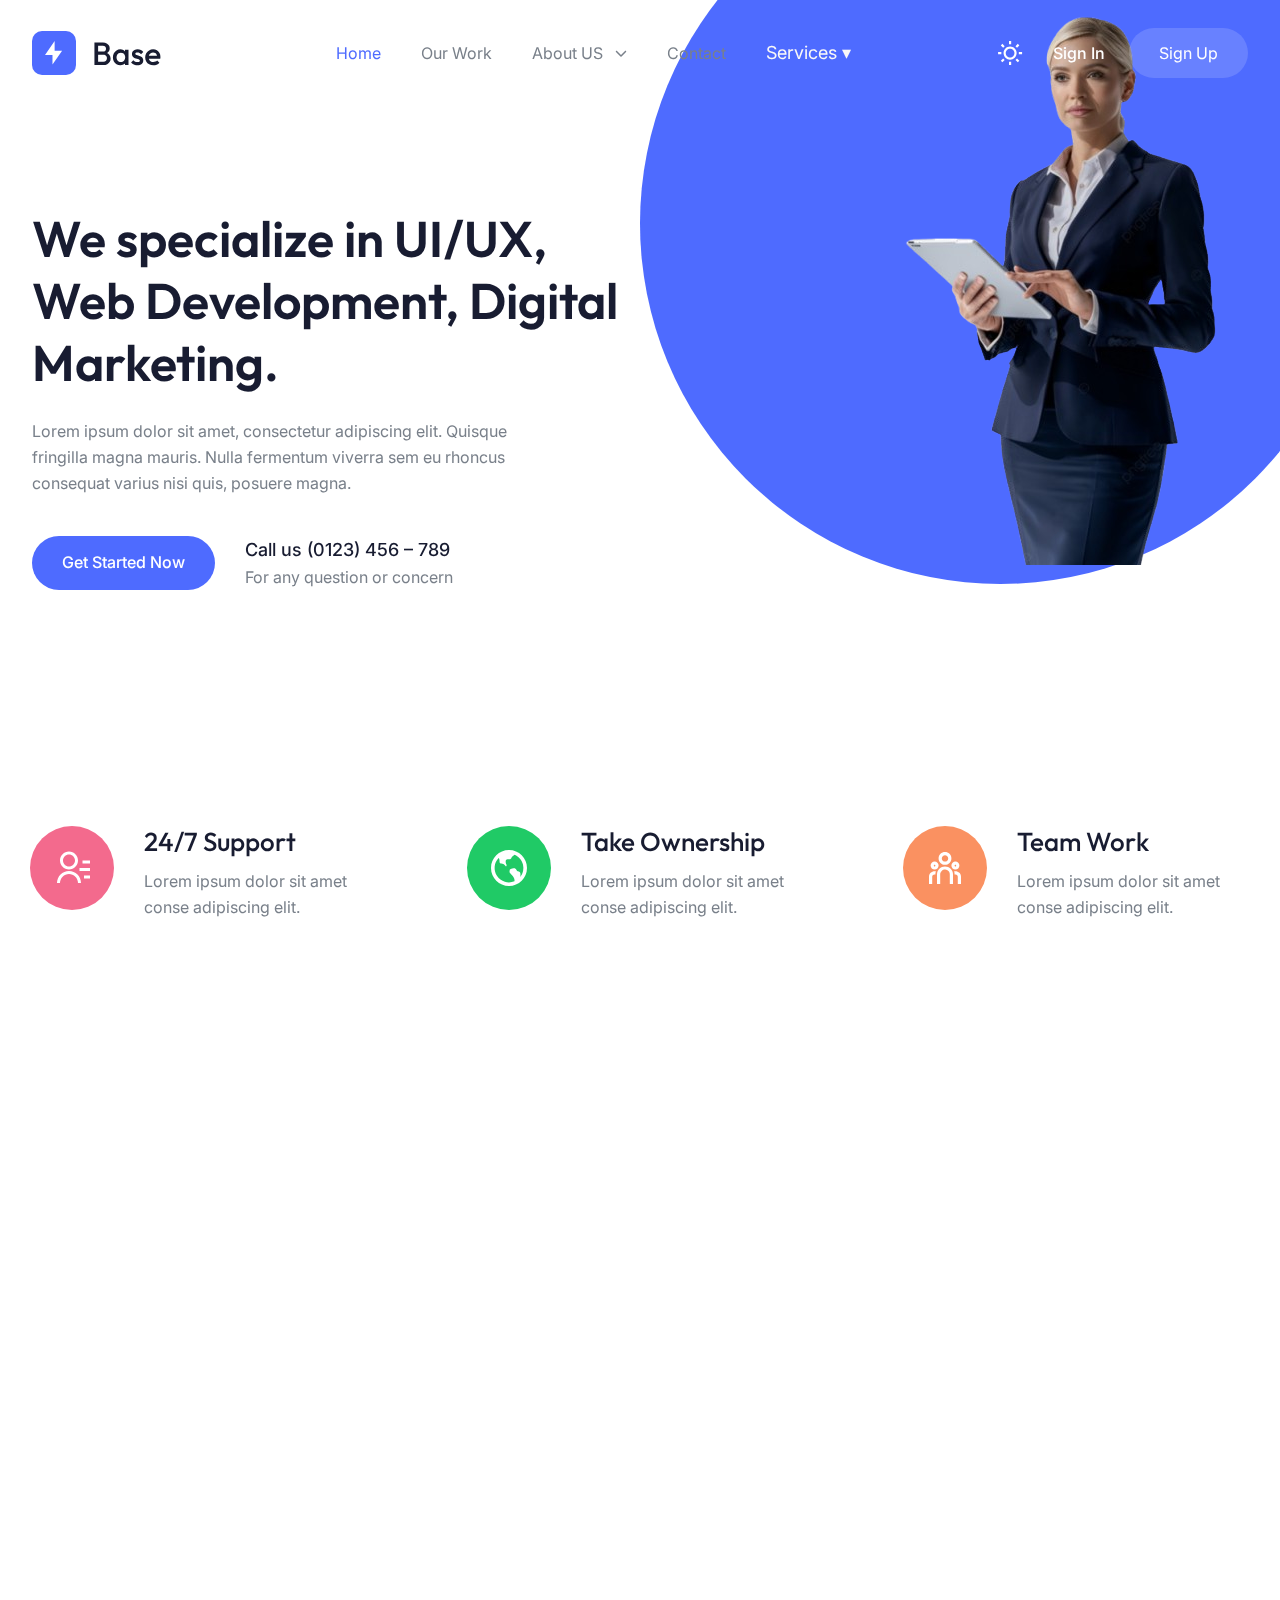
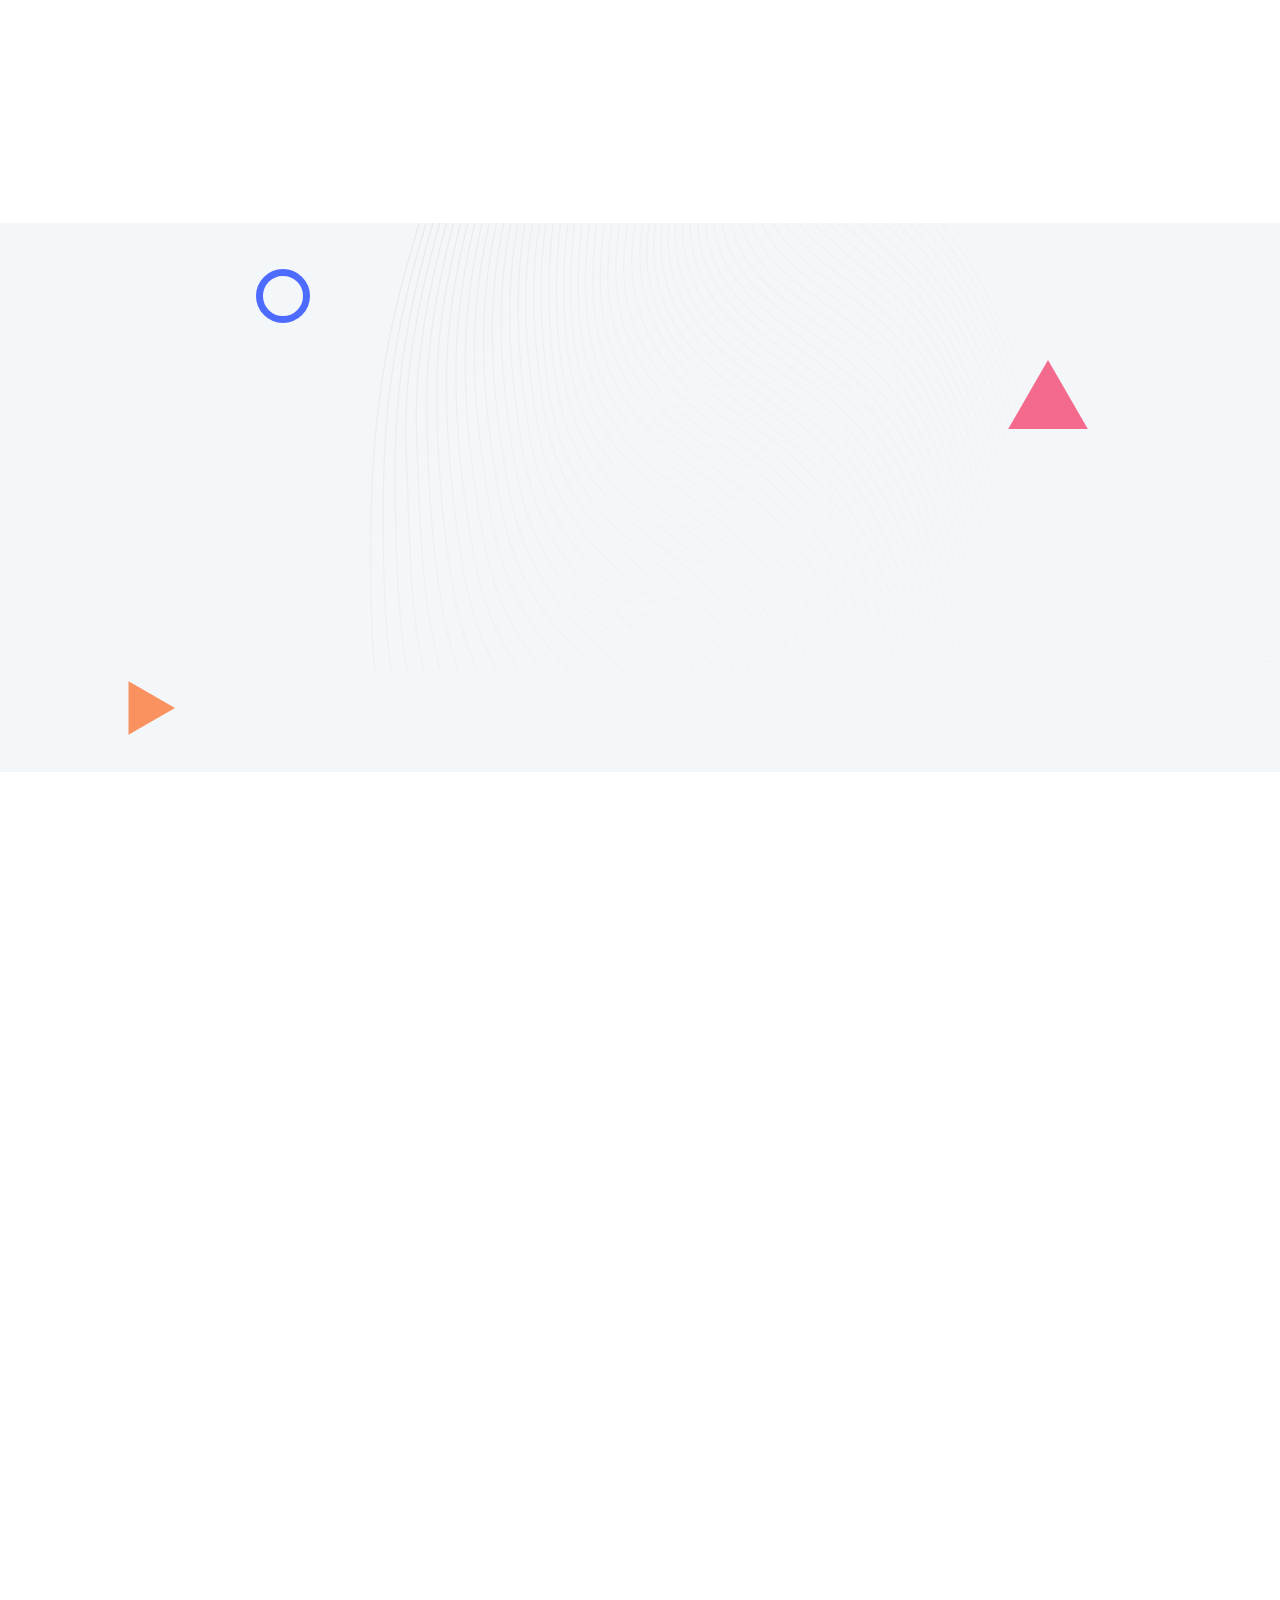
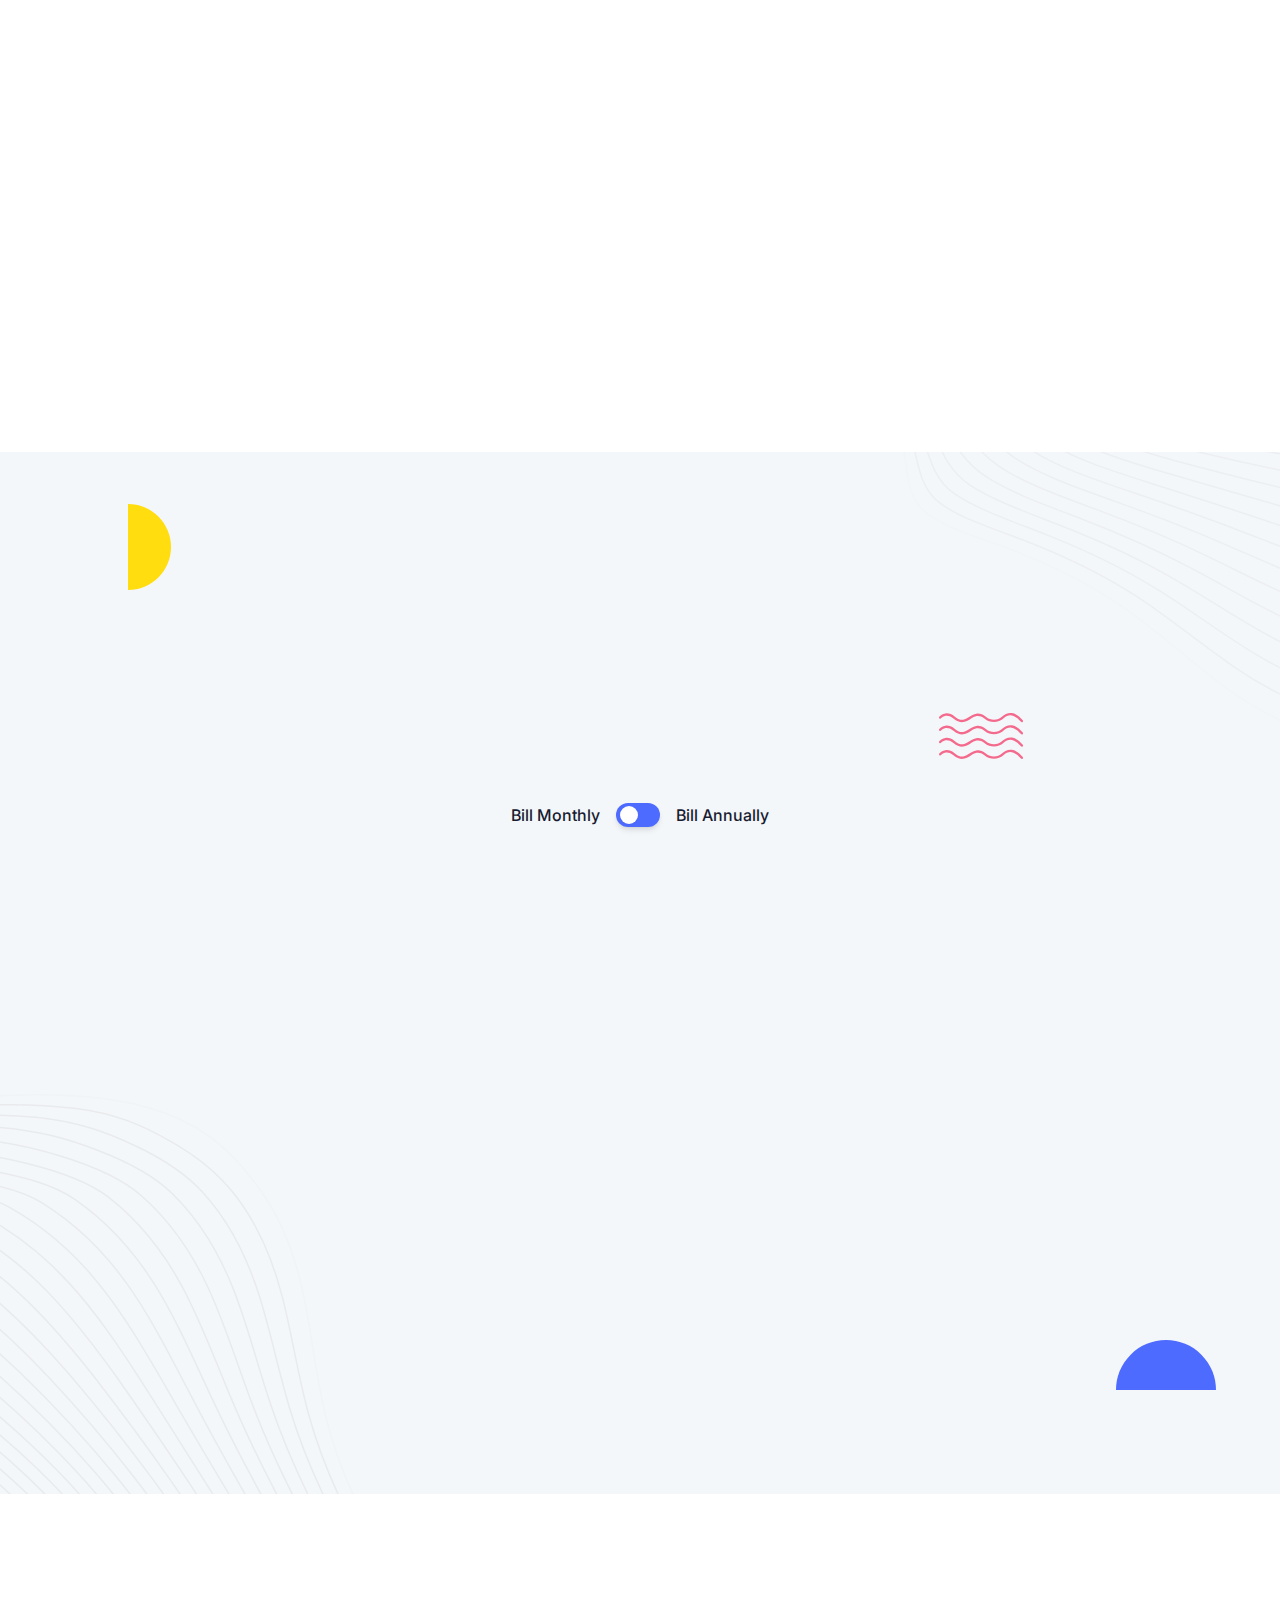
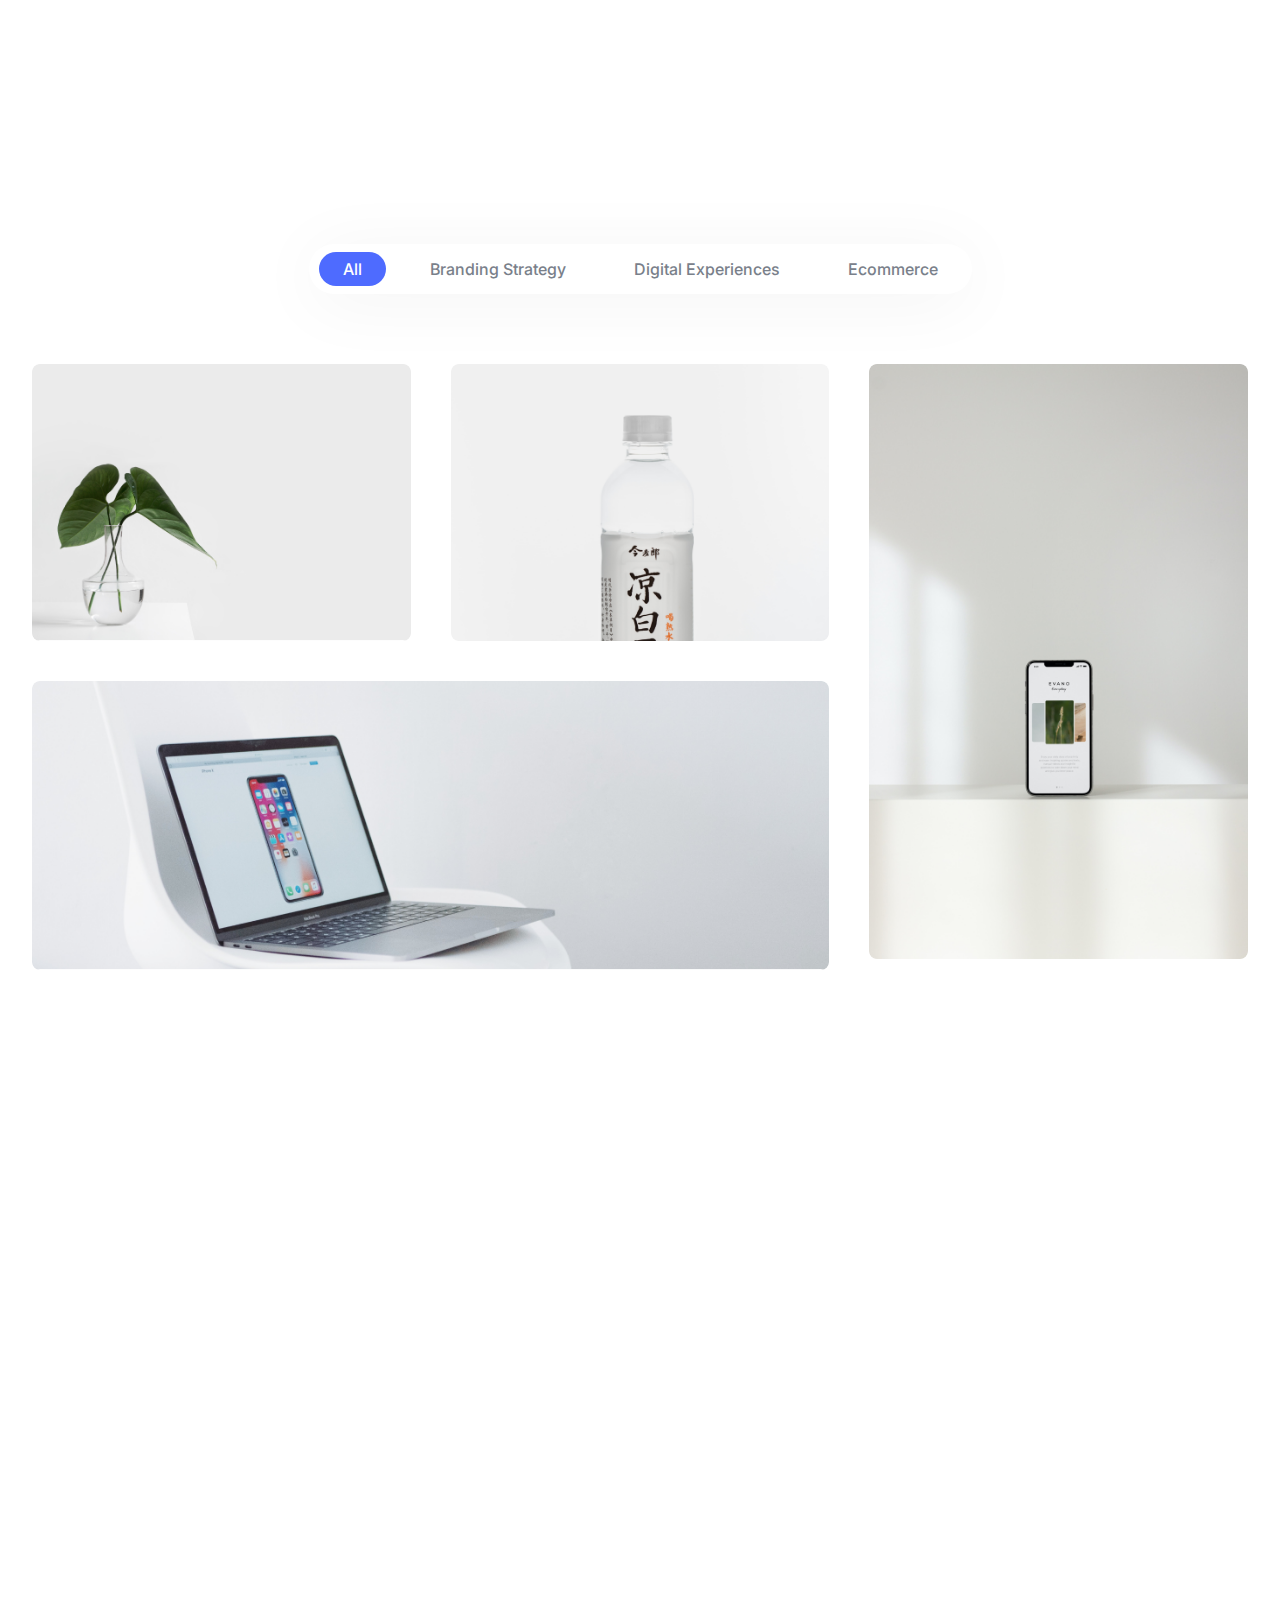
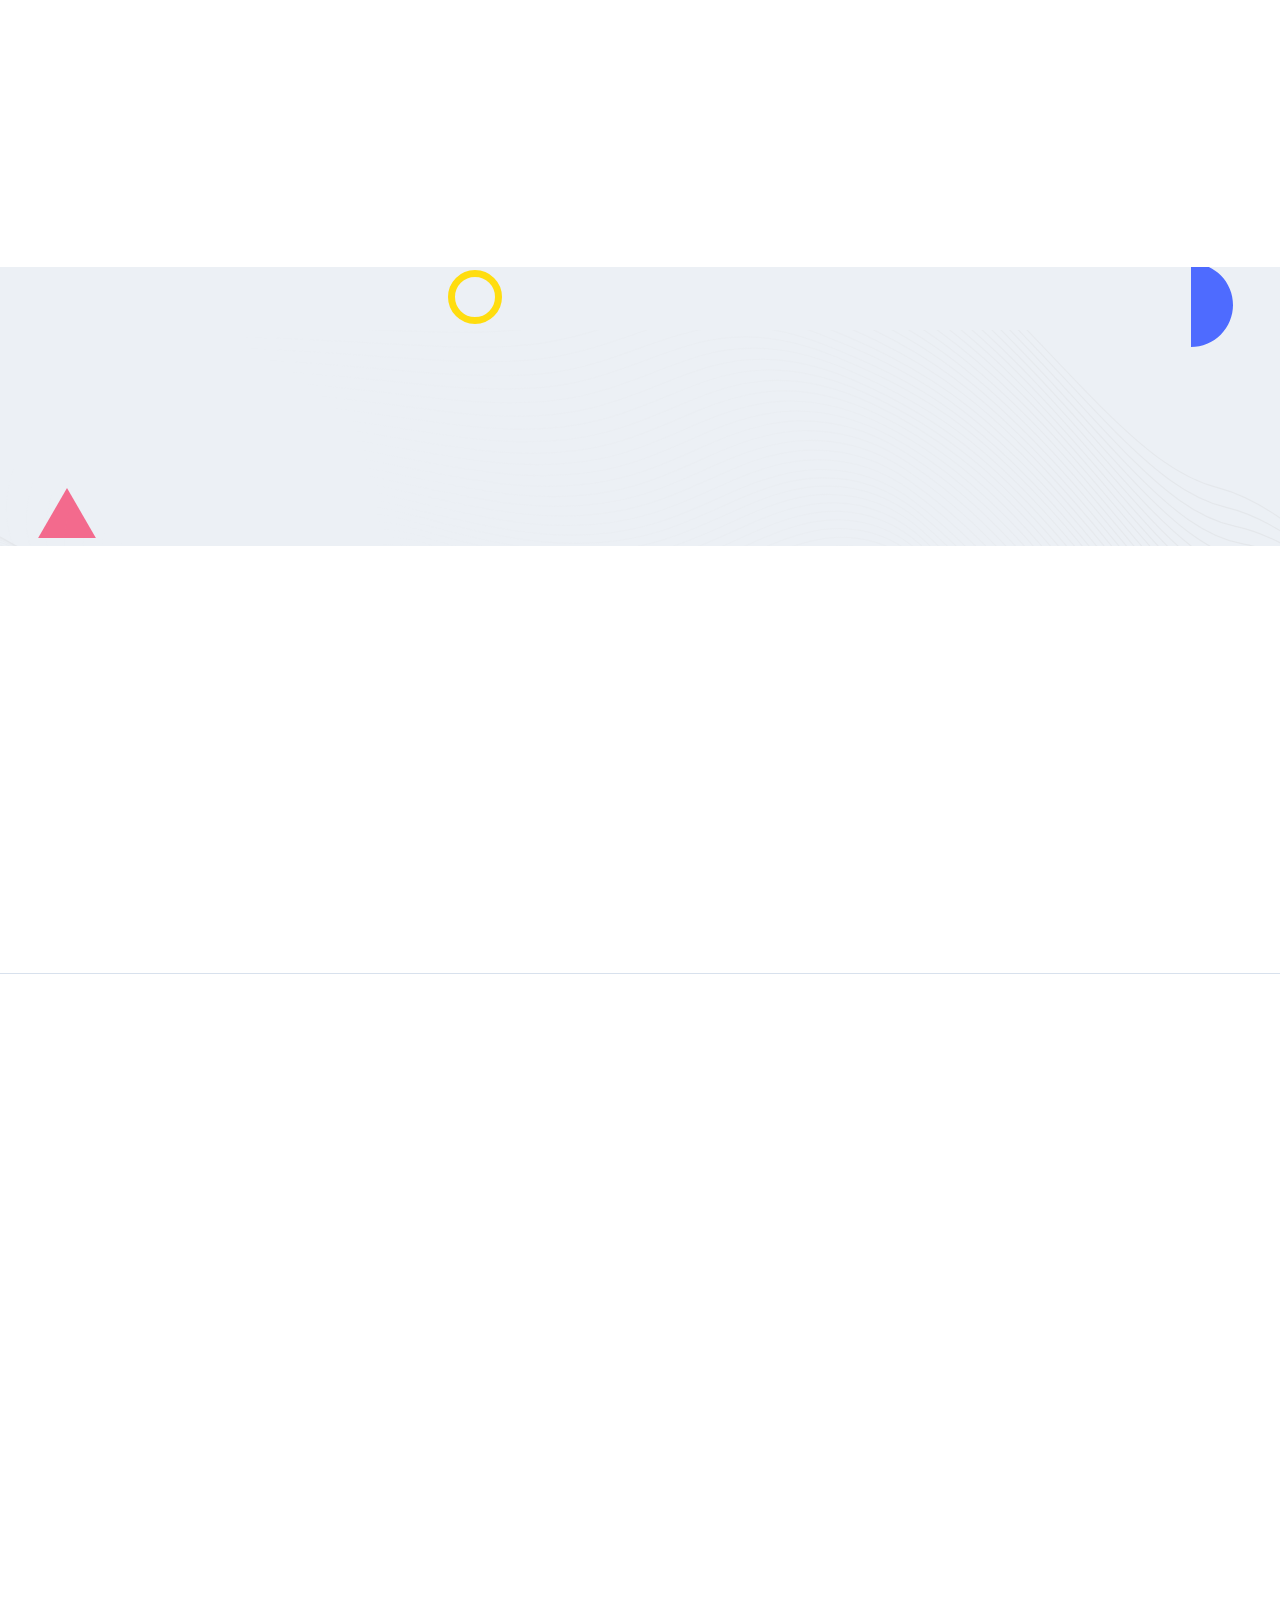
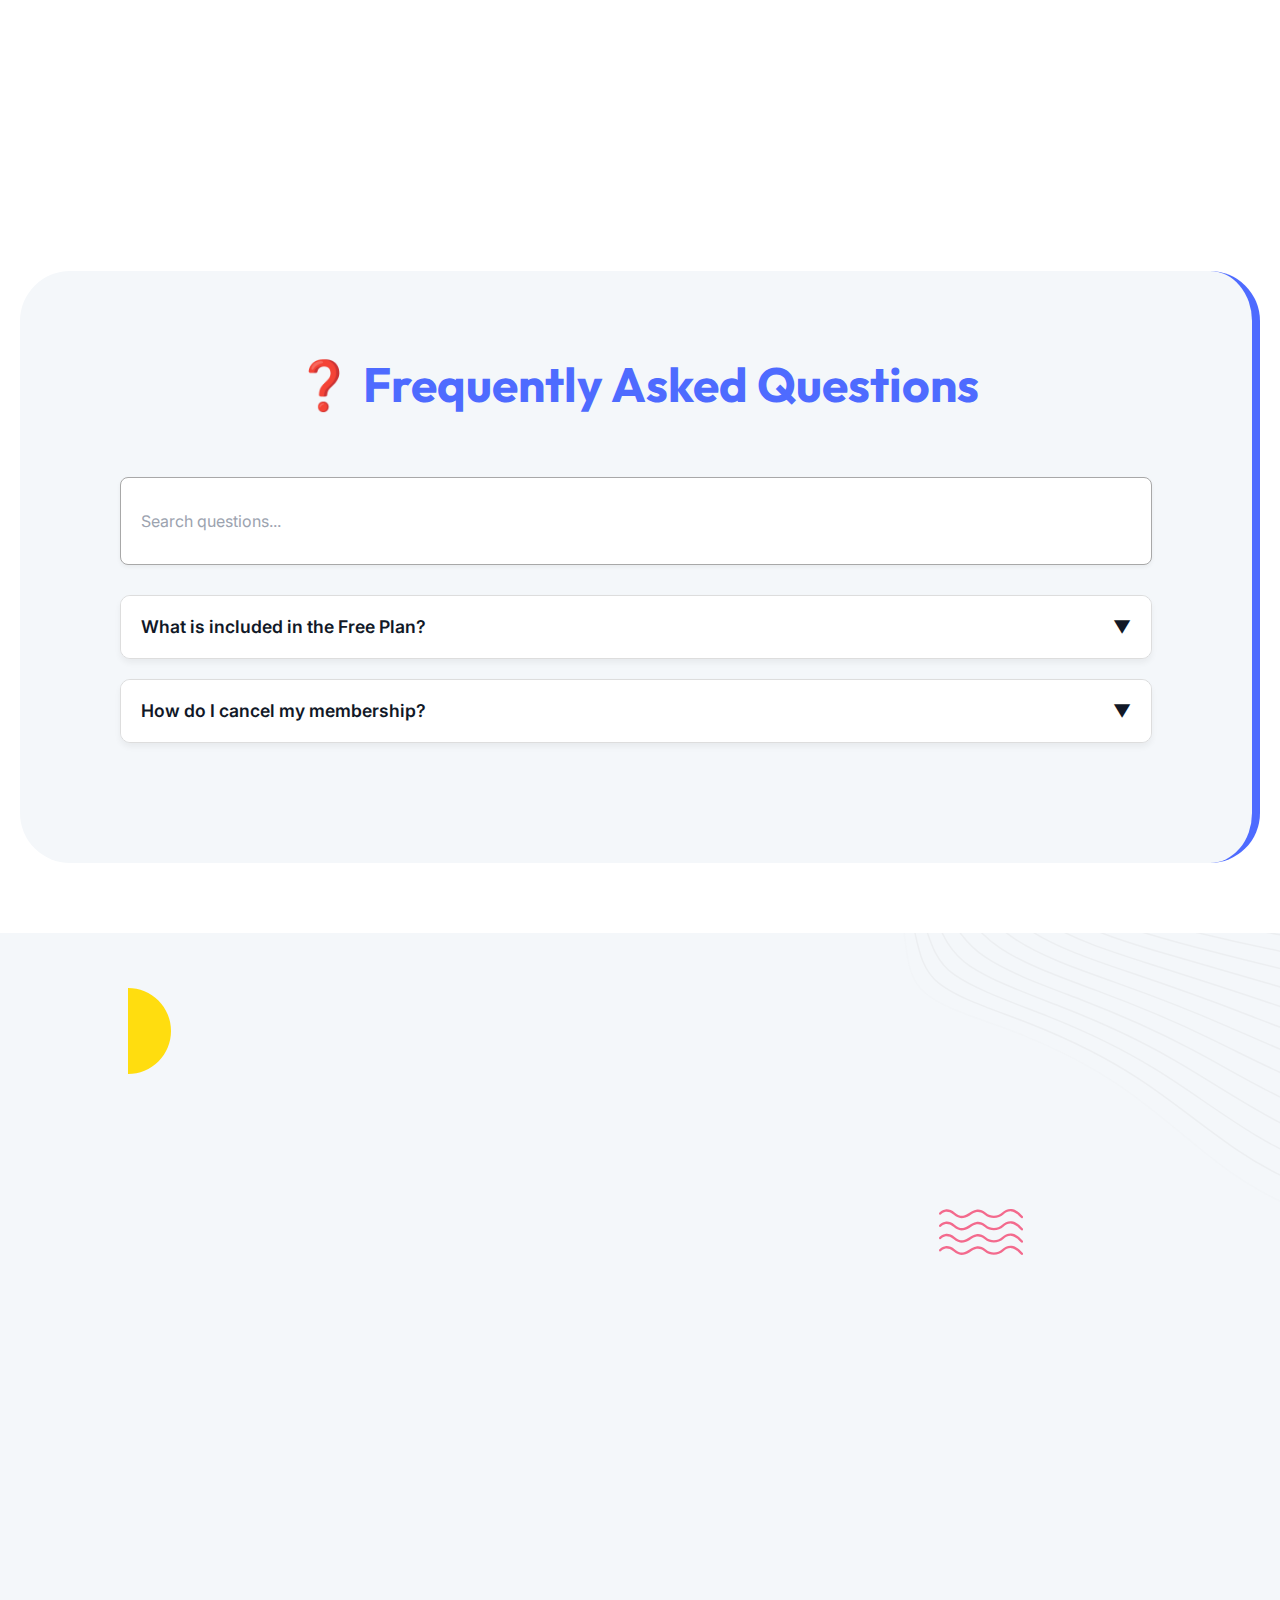
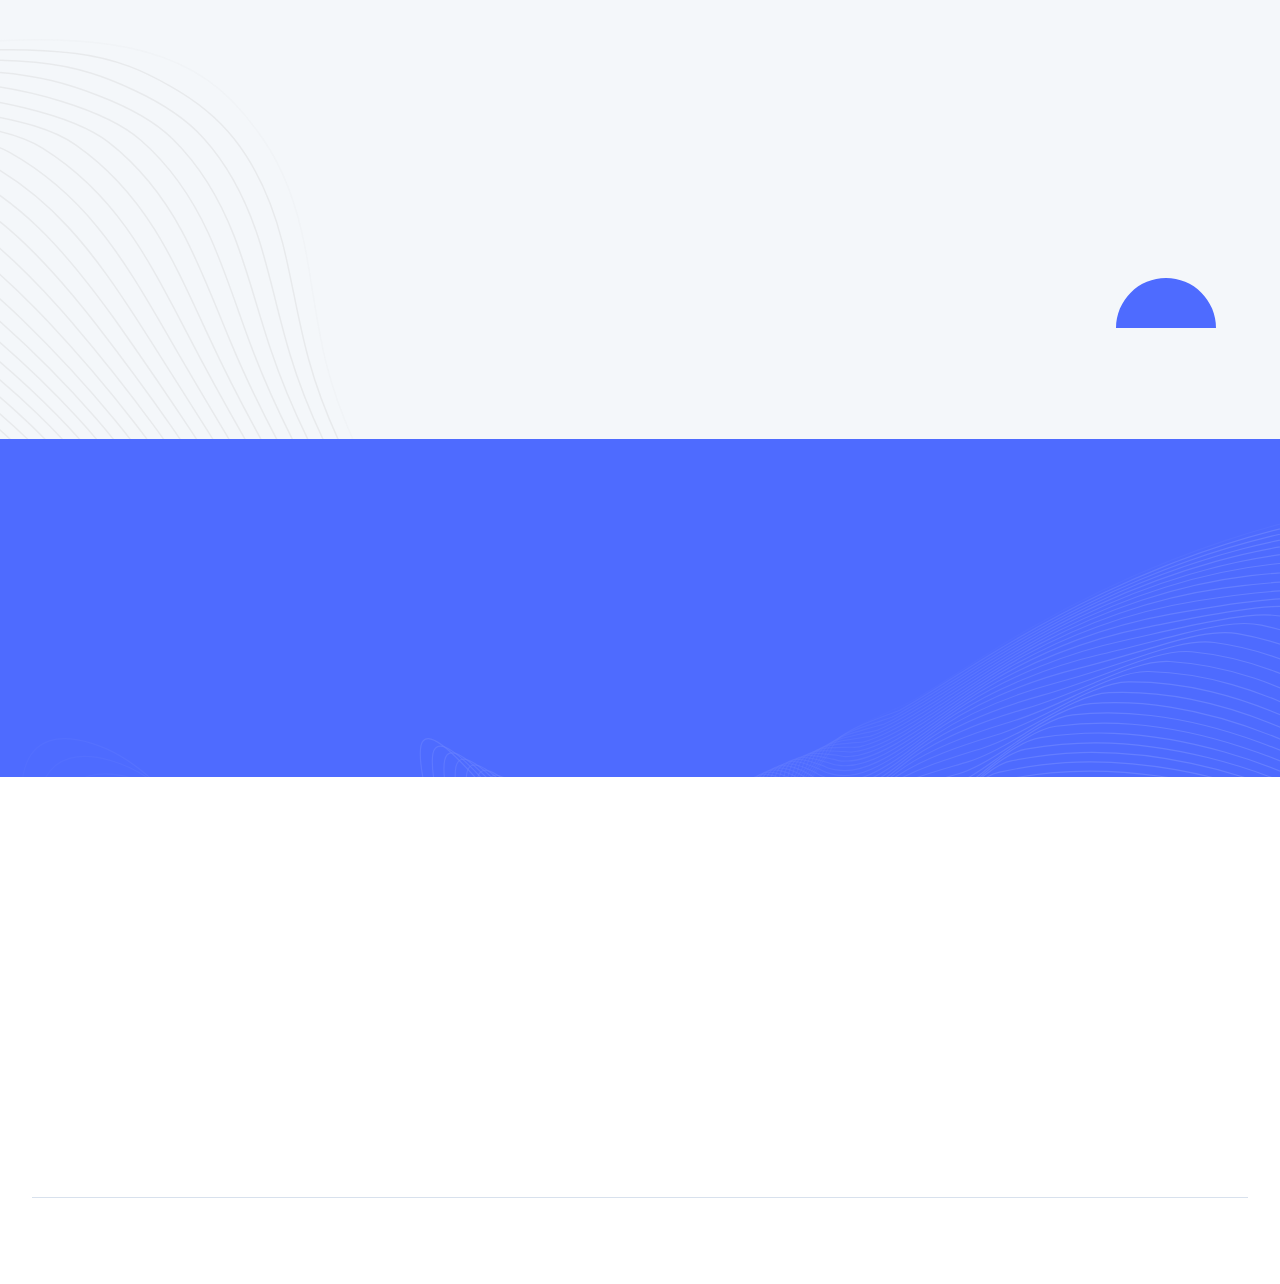
<file: project-web/index.html>
<!DOCTYPE html>
<html lang="en">

<head>
  <meta charset="UTF-8" />
  <meta http-equiv="X-UA-Compatible" content="IE=edge" />
  <meta name="viewport" content="width=device-width, initial-scale=1.0" />
  <title>Base - Tailwind CSS Startup Template</title>
  <link rel="icon" href="favicon.ico">
  <link href="style.css" rel="stylesheet">
</head>

<body x-data="{ page: 'home', 'darkMode': true, 'stickyMenu': false, 'navigationOpen': false, 'scrollTop': false }"
  x-init="
         darkMode = JSON.parse(localStorage.getItem('darkMode'));
         $watch('darkMode', value => localStorage.setItem('darkMode', JSON.stringify(value)))"
  :class="{'b eh': darkMode === true}">
  <!-- ===== Header Start ===== -->
  <header class="g s r vd ya cj" :class="{ 'hh sm _k dj bl ll' : stickyMenu }"
    @scroll.window="stickyMenu = (window.pageYOffset > 20) ? true : false">
    <div class="bb ze ki xn 2xl:ud-px-0 oo wf yf i">
      <div class="vd to/4 tc wf yf">
        <a href="index.html">
          <img class="om" src="images/logo-light.svg" alt="Logo Light" />
          <img class="xc nm" src="images/logo-dark.svg" alt="Logo Dark" />
        </a>

        <!-- Hamburger Toggle BTN -->
        <button class="po rc" @click="navigationOpen = !navigationOpen">
          <span class="rc i pf re pd">
            <span class="du-block h q vd yc">
              <span class="rc i r s eh um tg te rd eb ml jl dl" :class="{ 'ue el': !navigationOpen }"></span>
              <span class="rc i r s eh um tg te rd eb ml jl fl" :class="{ 'ue qr': !navigationOpen }"></span>
              <span class="rc i r s eh um tg te rd eb ml jl gl" :class="{ 'ue hl': !navigationOpen }"></span>
            </span>
            <span class="du-block h q vd yc lf">
              <span class="rc eh um tg ml jl el h na r ve yc" :class="{ 'sd dl': !navigationOpen }"></span>
              <span class="rc eh um tg ml jl qr h s pa vd rd" :class="{ 'sd rr': !navigationOpen }"></span>
            </span>
          </span>
        </button>
        <!-- Hamburger Toggle BTN -->
      </div>

      <div class="vd wo/4 sd qo f ho oo wf yf" :class="{ 'd hh rm sr td ud qg ug jc yh': navigationOpen }">
        <nav>
          <ul class="tc _o sf yo cg ep">
            <li><a href="index.html" class="xl" :class="{ 'mk': page === 'home' }">Home</a></li>
            <li><a href="index.html#features" class="xl">Our Work</a></li>
            <li class="c i" x-data="{ dropdown: false }">
              <a href="#!" class="xl tc wf yf bg" @click.prevent="dropdown = !dropdown"
                :class="{ 'mk': page === 'blog-grid' || page === 'blog-single' || page === 'signin' || page === 'signup' || page === '404' }">
                About US

                <svg :class="{ 'wh': dropdown }" class="th mm we fd pf" xmlns="http://www.w3.org/2000/svg"
                  viewBox="0 0 512 512">
                  <path
                    d="M233.4 406.6c12.5 12.5 32.8 12.5 45.3 0l192-192c12.5-12.5 12.5-32.8 0-45.3s-32.8-12.5-45.3 0L256 338.7 86.6 169.4c-12.5-12.5-32.8-12.5-45.3 0s-12.5 32.8 0 45.3l192 192z" />
                </svg>
              </a>

              <!-- Dropdown Start -->
              <ul class="a" :class="{ 'tc': dropdown }">
                <li><a href="blog-grid.html" class="xl" :class="{ 'mk': page === 'blog-grid' }">Blog Grid</a></li>
                
                <li><a href="blog-single.html" class="xl" :class="{ 'mk': page === 'blog-single' }">Blog Single</a></li>
                <li><a href="signin.html" class="xl" :class="{ 'mk': page === 'signin' }">Sign In</a></li>
                <li><a href="signup.html" class="xl" :class="{ 'mk': page === 'signup' }">Sign Up</a></li>
                <li><a href="404.html" class="xl" :class="{ 'mk': page === '404' }">404</a></li>
              </ul>
              <!-- Dropdown End -->
            </li>
            <li><a href="index.html#support" class="xl">Contact</a></li>
             <li class="nav-item dropdown">
  <a href="#" class="nav-link">Services ▾</a>
  <ul class="dropdown-menu">
    <li class="dropdown-subitem">
      <a href="#">Web Development ▸</a>                                
      <ul class="sub-dropdown-menu">
        <li><a href="web-serv/ecom.html">Ecommerce Website Development</a></li>
        <li><a href="#">ReactJS Website Development</a></li>
        <li><a href="#">NodeJS Website Development</a></li>
        <li><a href="#">Angular Website Development </a></li>
        <li><a href="#">Laravel Website Development </a></li>
        <li><a href="#">Wordpress Website Development </a></li>
        <li><a href="#">Shopify Website Development </a></li>
        <li><a href="#">Magento Website Development</a></li>
        <li><a href="#">Spring Boot Website Development </a></li>
        <li><a href="#">Python Website Development</a></li>

      </ul>
    </li>
    <li class="dropdown-subitem">
      <a href="#">Digital Marketing ▸</a>
      <ul class="sub-dropdown-menu">
        <li><a href="#">Logo Design</a></li>
        <li><a href="#">Style Guides</a></li>
      </ul>
    </li>

       <li class="dropdown-subitem">
      <a href="#">Digital Marketing</a>
    </li>

       <li class="dropdown-subitem">
      <a href="#">Digital Marketing </a>
    </li>

  </ul>
</li>

          </ul>
        </nav>

        <div class="tc wf ig pb no">
          <div class="pc h io pa ra" :class="navigationOpen ? '!-ud-visible' : 'd'">
            <label class="rc ab i">
              <input type="checkbox" :value="darkMode" @change="darkMode = !darkMode" class="pf vd yc uk h r za ab" />
              <!-- Icon Sun -->
              <svg :class="{ 'wn' : page === 'home', 'xh' : page === 'home' && stickyMenu }" class="th om" width="25"
                height="25" viewBox="0 0 25 25" fill="none" xmlns="http://www.w3.org/2000/svg">
                <path
                  d="M12.0908 18.6363C10.3549 18.6363 8.69 17.9467 7.46249 16.7192C6.23497 15.4916 5.54537 13.8268 5.54537 12.0908C5.54537 10.3549 6.23497 8.69 7.46249 7.46249C8.69 6.23497 10.3549 5.54537 12.0908 5.54537C13.8268 5.54537 15.4916 6.23497 16.7192 7.46249C17.9467 8.69 18.6363 10.3549 18.6363 12.0908C18.6363 13.8268 17.9467 15.4916 16.7192 16.7192C15.4916 17.9467 13.8268 18.6363 12.0908 18.6363ZM12.0908 16.4545C13.2481 16.4545 14.358 15.9947 15.1764 15.1764C15.9947 14.358 16.4545 13.2481 16.4545 12.0908C16.4545 10.9335 15.9947 9.8236 15.1764 9.00526C14.358 8.18692 13.2481 7.72718 12.0908 7.72718C10.9335 7.72718 9.8236 8.18692 9.00526 9.00526C8.18692 9.8236 7.72718 10.9335 7.72718 12.0908C7.72718 13.2481 8.18692 14.358 9.00526 15.1764C9.8236 15.9947 10.9335 16.4545 12.0908 16.4545ZM10.9999 0.0908203H13.1817V3.36355H10.9999V0.0908203ZM10.9999 20.8181H13.1817V24.0908H10.9999V20.8181ZM2.83446 4.377L4.377 2.83446L6.69082 5.14828L5.14828 6.69082L2.83446 4.37809V4.377ZM17.4908 19.0334L19.0334 17.4908L21.3472 19.8046L19.8046 21.3472L17.4908 19.0334ZM19.8046 2.83337L21.3472 4.377L19.0334 6.69082L17.4908 5.14828L19.8046 2.83446V2.83337ZM5.14828 17.4908L6.69082 19.0334L4.377 21.3472L2.83446 19.8046L5.14828 17.4908ZM24.0908 10.9999V13.1817H20.8181V10.9999H24.0908ZM3.36355 10.9999V13.1817H0.0908203V10.9999H3.36355Z"
                  fill="" />
              </svg>
              <!-- Icon Sun -->
              <img class="xc nm" src="images/icon-moon.svg" alt="Moon" />
            </label>
          </div>

          <a href="signin.html" :class="{ 'nk yl' : page === 'home', 'ok' : page === 'home' && stickyMenu }"
            class="ek pk xl">Sign In</a>
          <a href="signup.html" :class="{ 'hh/[0.15]' : page === 'home', 'sh' : page === 'home' && stickyMenu }"
            class="lk gh dk rg tc wf xf _l gi hi">Sign Up</a>
        </div>
      </div>
    </div>
  </header>

  <!-- ===== Header End ===== -->

  <main>
    <!-- ===== Hero Start ===== -->
    <section class="gj do ir hj sp jr i pg">
      <!-- Hero Images -->
      <div class="xc fn zd/2 2xl:ud-w-187.5 bd 2xl:ud-h-171.5 h q r">
        <img src="images/shape-01.svg" alt="shape" class="xc 2xl:ud-block h t -ud-left-[10%] ua" />
        <img src="images/shape-02.svg" alt="shape" class="xc 2xl:ud-block h u p va" />
        <img src="images/shape-03.svg" alt="shape" class="xc 2xl:ud-block h v w va" />
        <img src="images/shape-04.svg" alt="shape" class="h q r" />
        <div class="women-png">
        <img src="images/Screenshot_2025-10-21_043019-removebg-preview.png" alt="Woman" class="h q r ua" height="300" />

        </div>
      </div>

      <!-- Hero Content -->
      <div class="bb ze ki xn 2xl:ud-px-0">
        <div class="tc _o">
          <div class="animate_left jn/2">
            <h1 class="fk vj zp or kk wm wb">We specialize in UI/UX, Web Development, Digital Marketing.</h1>
            <p class="fq">
              Lorem ipsum dolor sit amet, consectetur adipiscing elit. Quisque fringilla magna mauris. Nulla fermentum
              viverra sem eu rhoncus consequat varius nisi quis, posuere magna.
            </p>

            <div class="tc tf yo zf mb">
              <a href="#!" class="ek jk lk gh gi hi rg ml il vc _d _l">Get Started Now</a>

              <span class="tc sf">
                <a href="#!" class="inline-block ek xj kk wm"> Call us (0123) 456 – 789 </a>
                <span class="inline-block">For any question or concern</span>
              </span>
            </div>
          </div>
        </div>
      </div>
    </section>
    <!-- ===== Hero End ===== -->

    <!-- ===== Small Features Start ===== -->
    <section id="features">
      <div class="bb ze ki yn 2xl:ud-px-12.5">
        <div class="tc uf zo xf ap zf bp mq">
          <!-- Small Features Item -->
          <div class="animate_top kn to/3 tc cg oq">
            <div class="tc wf xf cf ae cd rg mh">
              <img src="images/icon-01.svg" alt="Icon" />
            </div>
            <div>
              <h4 class="ek yj go kk wm xb">24/7 Support</h4>
              <p>Lorem ipsum dolor sit amet conse adipiscing elit.</p>
            </div>
          </div>

          <!-- Small Features Item -->
          <div class="animate_top kn to/3 tc cg oq">
            <div class="tc wf xf cf ae cd rg nh">
              <img src="images/icon-02.svg" alt="Icon" />
            </div>
            <div>
              <h4 class="ek yj go kk wm xb">Take Ownership</h4>
              <p>Lorem ipsum dolor sit amet conse adipiscing elit.</p>
            </div>
          </div>

          <!-- Small Features Item -->
          <div class="animate_top kn to/3 tc cg oq">
            <div class="tc wf xf cf ae cd rg oh">
              <img src="images/icon-03.svg" alt="Icon" />
            </div>
            <div>
              <h4 class="ek yj go kk wm xb">Team Work</h4>
              <p>Lorem ipsum dolor sit amet conse adipiscing elit.</p>
            </div>
          </div>
        </div>
      </div>
    </section>
    <!-- ===== Small Features End ===== -->

    <!-- ===== About Start ===== -->
    <section class="ji gp uq 2xl:ud-py-35 pg">
      <div class="bb ze ki xn wq">
        <div class="tc wf gg qq">
          <!-- About Images -->
          <div class="animate_left xc gn gg jn/2 i">
            <div>
              <img src="images/shape-05.svg" alt="Shape" class="h -ud-left-5 x" />
              <img src="images/about-01.png" alt="About" class="ib" />
              <img src="images/about-02.png" alt="About" />
            </div>
            <div>
              <img src="images/shape-06.svg" alt="Shape" />
              <img src="images/about-03.png" alt="About" class="ob gb" />
              <img src="images/shape-07.svg" alt="Shape" class="bb" />
            </div>
          </div>

          <!-- About Content -->
          <div class="animate_right jn/2">
            <h4 class="ek yj mk gb">Why Choose Us</h4>
            <h2 class="fk vj zp pr kk wm qb">We Make Our customers happy by giving Best services.</h2>
            <p class="uo">It is a long established fact that a reader will be distracted by the readable content of a
              page when looking at its layout. The point of using Lorem Ipsum.</p>

            <a href="https://www.youtube.com/watch?v=xcJtL7QggTI" data-fslightbox class="vc wf hg mb">
              <span class="tc wf xf be dd rg i gh ua">
                <span class="nf h vc yc vd rg gh qk -ud-z-1"></span>
                <img src="images/icon-play.svg" alt="Play" />
              </span>
              <span class="kk">SEE HOW WE WORK</span>
            </a>
          </div>
        </div>
      </div>
    </section>
    <!-- ===== About End ===== -->

    <!-- ===== Team Start ===== -->
    <section class="i pg ji gp uq">
      <!-- Bg Shapes -->
      <span class="rc h s r vd fd/5 fh rm"></span>
      <img src="images/shape-08.svg" alt="Shape Bg" class="h q r" />
      <img src="images/shape-09.svg" alt="Shape" class="of h y z/2" />
      <img src="images/shape-10.svg" alt="Shape" class="h _ aa" />
      <img src="images/shape-11.svg" alt="Shape" class="of h m ba" />

      <!-- Section Title Start -->
      <div
        x-data="{ sectionTitle: `Meet With Our Creative Dedicated Team`, sectionTitleText: `Lorem ipsum dolor sit amet, consectetur adipiscing elit. In convallis tortor eros. Donec vitae tortor lacus. Phasellus aliquam ante in maximus.`}">
        <div class="animate_top bb ze rj ki xn vq">
          <h2 x-text="sectionTitle" class="fk vj pr kk wm on/5 gq/2 bb _b">
          </h2>
          <p class="bb on/5 wo/5 hq" x-text="sectionTitleText"></p>
        </div>


      </div>
      <!-- Section Title End -->

      <div class="bb ze i va ki xn xq jb jo">
        <div class="wc qf pn xo gg cp">
          <!-- Team Item -->
          <div class="animate_top rj">
            <div class="c i pg z-1">
              <img class="vd" src="images/team-01.png" alt="Team" />

              <div class="ef im nl il">
                <span class="h -ud-left-5 -ud-bottom-21 rc de gd gh if wa"></span>
                <span class="h s p rc vd hd mh va"></span>
                <div class="h s p vd ij jj xa">
                  <ul class="tc xf wf gg">
                    <li>
                      <a href="#!">
                        <svg class="uh vl ml il" width="10" height="18" viewBox="0 0 10 18" fill="none"
                          xmlns="http://www.w3.org/2000/svg">
                          <path
                            d="M6.66634 10.25H8.74968L9.58301 6.91669H6.66634V5.25002C6.66634 4.39169 6.66634 3.58335 8.33301 3.58335H9.58301V0.783354C9.31134 0.74752 8.28551 0.666687 7.20218 0.666687C4.93968 0.666687 3.33301 2.04752 3.33301 4.58335V6.91669H0.833008V10.25H3.33301V17.3334H6.66634V10.25Z"
                            fill="" />
                        </svg>
                      </a>
                    </li>
                    <li>
                      <a href="#!">
                        <svg class="uh vl ml il" width="18" height="14" viewBox="0 0 18 14" fill="none"
                          xmlns="http://www.w3.org/2000/svg">
                          <path
                            d="M17.4683 1.71333C16.8321 1.99475 16.1574 2.17956 15.4666 2.26167C16.1947 1.82619 16.7397 1.14085 16.9999 0.333333C16.3166 0.74 15.5674 1.025 14.7866 1.17917C14.2621 0.617982 13.5669 0.245803 12.809 0.120487C12.0512 -0.00482822 11.2732 0.123742 10.596 0.486211C9.91875 0.848679 9.38024 1.42474 9.06418 2.12483C8.74812 2.82492 8.67221 3.60982 8.84825 4.3575C7.46251 4.28805 6.10686 3.92794 4.86933 3.30055C3.63179 2.67317 2.54003 1.79254 1.66492 0.715833C1.35516 1.24788 1.19238 1.85269 1.19326 2.46833C1.19326 3.67667 1.80826 4.74417 2.74326 5.36917C2.18993 5.35175 1.64878 5.20232 1.16492 4.93333V4.97667C1.16509 5.78142 1.44356 6.56135 1.95313 7.18422C2.46269 7.80709 3.17199 8.23456 3.96075 8.39417C3.4471 8.53337 2.90851 8.55388 2.38576 8.45417C2.60814 9.14686 3.04159 9.75267 3.62541 10.1868C4.20924 10.6209 4.9142 10.8615 5.64159 10.875C4.91866 11.4428 4.0909 11.8625 3.20566 12.1101C2.32041 12.3578 1.39503 12.4285 0.482422 12.3183C2.0755 13.3429 3.93 13.8868 5.82409 13.885C12.2349 13.885 15.7408 8.57417 15.7408 3.96833C15.7408 3.81833 15.7366 3.66667 15.7299 3.51833C16.4123 3.02514 17.0013 2.41418 17.4691 1.71417L17.4683 1.71333Z"
                            fill="" />
                        </svg>
                      </a>
                    </li>
                    <li>
                      <a href="#!">
                        <svg class="uh vl ml il" width="17" height="16" viewBox="0 0 17 16" fill="none"
                          xmlns="http://www.w3.org/2000/svg">
                          <path
                            d="M3.78353 2.16665C3.78331 2.60867 3.6075 3.03251 3.29478 3.34491C2.98207 3.65732 2.55806 3.8327 2.11603 3.83248C1.674 3.83226 1.25017 3.65645 0.937761 3.34373C0.625357 3.03102 0.449975 2.60701 0.450196 2.16498C0.450417 1.72295 0.626223 1.29912 0.93894 0.986712C1.25166 0.674307 1.67567 0.498925 2.1177 0.499146C2.55972 0.499367 2.98356 0.675173 3.29596 0.98789C3.60837 1.30061 3.78375 1.72462 3.78353 2.16665V2.16665ZM3.83353 5.06665H0.500195V15.5H3.83353V5.06665ZM9.1002 5.06665H5.78353V15.5H9.06686V10.025C9.06686 6.97498 13.0419 6.69165 13.0419 10.025V15.5H16.3335V8.89165C16.3335 3.74998 10.4502 3.94165 9.06686 6.46665L9.1002 5.06665V5.06665Z"
                            fill="" />
                        </svg>
                      </a>
                    </li>
                  </ul>
                </div>
              </div>
            </div>

            <h4 class="yj go kk wm ob zb">Olivia Andrium</h4>
            <p>Product Manager</p>
          </div>

          <!-- Team Item -->
          <div class="animate_top rj">
            <div class="c i pg z-1">
              <img class="vd" src="images/team-02.png" alt="Team" />

              <div class="ef im nl il">
                <span class="h -ud-left-5 -ud-bottom-21 rc de gd gh if wa"></span>
                <span class="h s p rc vd hd mh va"></span>
                <div class="h s p vd ij jj xa">
                  <ul class="tc xf wf gg">
                    <li>
                      <a href="#!">
                        <svg class="uh vl ml il" width="10" height="18" viewBox="0 0 10 18" fill="none"
                          xmlns="http://www.w3.org/2000/svg">
                          <path
                            d="M6.66634 10.25H8.74968L9.58301 6.91669H6.66634V5.25002C6.66634 4.39169 6.66634 3.58335 8.33301 3.58335H9.58301V0.783354C9.31134 0.74752 8.28551 0.666687 7.20218 0.666687C4.93968 0.666687 3.33301 2.04752 3.33301 4.58335V6.91669H0.833008V10.25H3.33301V17.3334H6.66634V10.25Z"
                            fill="" />
                        </svg>
                      </a>
                    </li>
                    <li>
                      <a href="#!">
                        <svg class="uh vl ml il" width="18" height="14" viewBox="0 0 18 14" fill="none"
                          xmlns="http://www.w3.org/2000/svg">
                          <path
                            d="M17.4683 1.71333C16.8321 1.99475 16.1574 2.17956 15.4666 2.26167C16.1947 1.82619 16.7397 1.14085 16.9999 0.333333C16.3166 0.74 15.5674 1.025 14.7866 1.17917C14.2621 0.617982 13.5669 0.245803 12.809 0.120487C12.0512 -0.00482822 11.2732 0.123742 10.596 0.486211C9.91875 0.848679 9.38024 1.42474 9.06418 2.12483C8.74812 2.82492 8.67221 3.60982 8.84825 4.3575C7.46251 4.28805 6.10686 3.92794 4.86933 3.30055C3.63179 2.67317 2.54003 1.79254 1.66492 0.715833C1.35516 1.24788 1.19238 1.85269 1.19326 2.46833C1.19326 3.67667 1.80826 4.74417 2.74326 5.36917C2.18993 5.35175 1.64878 5.20232 1.16492 4.93333V4.97667C1.16509 5.78142 1.44356 6.56135 1.95313 7.18422C2.46269 7.80709 3.17199 8.23456 3.96075 8.39417C3.4471 8.53337 2.90851 8.55388 2.38576 8.45417C2.60814 9.14686 3.04159 9.75267 3.62541 10.1868C4.20924 10.6209 4.9142 10.8615 5.64159 10.875C4.91866 11.4428 4.0909 11.8625 3.20566 12.1101C2.32041 12.3578 1.39503 12.4285 0.482422 12.3183C2.0755 13.3429 3.93 13.8868 5.82409 13.885C12.2349 13.885 15.7408 8.57417 15.7408 3.96833C15.7408 3.81833 15.7366 3.66667 15.7299 3.51833C16.4123 3.02514 17.0013 2.41418 17.4691 1.71417L17.4683 1.71333Z"
                            fill="" />
                        </svg>
                      </a>
                    </li>
                    <li>
                      <a href="#!">
                        <svg class="uh vl ml il" width="17" height="16" viewBox="0 0 17 16" fill="none"
                          xmlns="http://www.w3.org/2000/svg">
                          <path
                            d="M3.78353 2.16665C3.78331 2.60867 3.6075 3.03251 3.29478 3.34491C2.98207 3.65732 2.55806 3.8327 2.11603 3.83248C1.674 3.83226 1.25017 3.65645 0.937761 3.34373C0.625357 3.03102 0.449975 2.60701 0.450196 2.16498C0.450417 1.72295 0.626223 1.29912 0.93894 0.986712C1.25166 0.674307 1.67567 0.498925 2.1177 0.499146C2.55972 0.499367 2.98356 0.675173 3.29596 0.98789C3.60837 1.30061 3.78375 1.72462 3.78353 2.16665V2.16665ZM3.83353 5.06665H0.500195V15.5H3.83353V5.06665ZM9.1002 5.06665H5.78353V15.5H9.06686V10.025C9.06686 6.97498 13.0419 6.69165 13.0419 10.025V15.5H16.3335V8.89165C16.3335 3.74998 10.4502 3.94165 9.06686 6.46665L9.1002 5.06665V5.06665Z"
                            fill="" />
                        </svg>
                      </a>
                    </li>
                  </ul>
                </div>
              </div>
            </div>

            <h4 class="yj go kk wm ob zb">Jemse Kemorun</h4>
            <p>Product Designer</p>
          </div>

          <!-- Team Item -->
          <div class="animate_top rj">
            <div class="c i pg z-1">
              <img class="vd" src="images/team-03.png" alt="Team" />

              <div class="ef im nl il">
                <span class="h -ud-left-5 -ud-bottom-21 rc de gd gh if wa"></span>
                <span class="h s p rc vd hd mh va"></span>
                <div class="h s p vd ij jj xa">
                  <ul class="tc xf wf gg">
                    <li>
                      <a href="#!">
                        <svg class="uh vl ml il" width="10" height="18" viewBox="0 0 10 18" fill="none"
                          xmlns="http://www.w3.org/2000/svg">
                          <path
                            d="M6.66634 10.25H8.74968L9.58301 6.91669H6.66634V5.25002C6.66634 4.39169 6.66634 3.58335 8.33301 3.58335H9.58301V0.783354C9.31134 0.74752 8.28551 0.666687 7.20218 0.666687C4.93968 0.666687 3.33301 2.04752 3.33301 4.58335V6.91669H0.833008V10.25H3.33301V17.3334H6.66634V10.25Z"
                            fill="" />
                        </svg>
                      </a>
                    </li>
                    <li>
                      <a href="#!">
                        <svg class="uh vl ml il" width="18" height="14" viewBox="0 0 18 14" fill="none"
                          xmlns="http://www.w3.org/2000/svg">
                          <path
                            d="M17.4683 1.71333C16.8321 1.99475 16.1574 2.17956 15.4666 2.26167C16.1947 1.82619 16.7397 1.14085 16.9999 0.333333C16.3166 0.74 15.5674 1.025 14.7866 1.17917C14.2621 0.617982 13.5669 0.245803 12.809 0.120487C12.0512 -0.00482822 11.2732 0.123742 10.596 0.486211C9.91875 0.848679 9.38024 1.42474 9.06418 2.12483C8.74812 2.82492 8.67221 3.60982 8.84825 4.3575C7.46251 4.28805 6.10686 3.92794 4.86933 3.30055C3.63179 2.67317 2.54003 1.79254 1.66492 0.715833C1.35516 1.24788 1.19238 1.85269 1.19326 2.46833C1.19326 3.67667 1.80826 4.74417 2.74326 5.36917C2.18993 5.35175 1.64878 5.20232 1.16492 4.93333V4.97667C1.16509 5.78142 1.44356 6.56135 1.95313 7.18422C2.46269 7.80709 3.17199 8.23456 3.96075 8.39417C3.4471 8.53337 2.90851 8.55388 2.38576 8.45417C2.60814 9.14686 3.04159 9.75267 3.62541 10.1868C4.20924 10.6209 4.9142 10.8615 5.64159 10.875C4.91866 11.4428 4.0909 11.8625 3.20566 12.1101C2.32041 12.3578 1.39503 12.4285 0.482422 12.3183C2.0755 13.3429 3.93 13.8868 5.82409 13.885C12.2349 13.885 15.7408 8.57417 15.7408 3.96833C15.7408 3.81833 15.7366 3.66667 15.7299 3.51833C16.4123 3.02514 17.0013 2.41418 17.4691 1.71417L17.4683 1.71333Z"
                            fill="" />
                        </svg>
                      </a>
                    </li>
                    <li>
                      <a href="#!">
                        <svg class="uh vl ml il" width="17" height="16" viewBox="0 0 17 16" fill="none"
                          xmlns="http://www.w3.org/2000/svg">
                          <path
                            d="M3.78353 2.16665C3.78331 2.60867 3.6075 3.03251 3.29478 3.34491C2.98207 3.65732 2.55806 3.8327 2.11603 3.83248C1.674 3.83226 1.25017 3.65645 0.937761 3.34373C0.625357 3.03102 0.449975 2.60701 0.450196 2.16498C0.450417 1.72295 0.626223 1.29912 0.93894 0.986712C1.25166 0.674307 1.67567 0.498925 2.1177 0.499146C2.55972 0.499367 2.98356 0.675173 3.29596 0.98789C3.60837 1.30061 3.78375 1.72462 3.78353 2.16665V2.16665ZM3.83353 5.06665H0.500195V15.5H3.83353V5.06665ZM9.1002 5.06665H5.78353V15.5H9.06686V10.025C9.06686 6.97498 13.0419 6.69165 13.0419 10.025V15.5H16.3335V8.89165C16.3335 3.74998 10.4502 3.94165 9.06686 6.46665L9.1002 5.06665V5.06665Z"
                            fill="" />
                        </svg>
                      </a>
                    </li>
                  </ul>
                </div>
              </div>
            </div>

            <h4 class="yj go kk wm ob zb">Avi Pestarica</h4>
            <p>Web Designer</p>
          </div>
        </div>
      </div>
    </section>
    <!-- ===== Team End ===== -->

    <!-- ===== Services Start ===== -->
    <section class="lj tp kr">
      <!-- Section Title Start -->
      <div
        x-data="{ sectionTitle: `We Offer The Best Quality Service for You`, sectionTitleText: `Lorem ipsum dolor sit amet, consectetur adipiscing elit. In convallis tortor eros. Donec vitae tortor lacus. Phasellus aliquam ante in maximus.`}">
        <div class="animate_top bb ze rj ki xn vq">
          <h2 x-text="sectionTitle" class="fk vj pr kk wm on/5 gq/2 bb _b">
          </h2>
          <p class="bb on/5 wo/5 hq" x-text="sectionTitleText"></p>
        </div>


      </div>
      <!-- Section Title End -->

      <div class="bb ze ki xn yq mb en">
        <div class="wc qf pn xo ng">
          <!-- Service Item -->
          <div class="animate_top sg oi pi zq ml il am cn _m">
            <img src="images/icon-04.svg" alt="Icon" />
            <h4 class="ek zj kk wm nb _b">Crafted for Startups</h4>
            <p>Lorem ipsum dolor sit amet, consectetur adipiscing elit. In convallis tortor.</p>
          </div>

          <!-- Service Item -->
          <div class="animate_top sg oi pi zq ml il am cn _m">
            <img src="images/icon-05.svg" alt="Icon" />
            <h4 class="ek zj kk wm nb _b">High-quality Design</h4>
            <p>Lorem ipsum dolor sit amet, consectetur adipiscing elit. In convallis tortor.</p>
          </div>

          <!-- Service Item -->
          <div class="animate_top sg oi pi zq ml il am cn _m">
            <img src="images/icon-06.svg" alt="Icon" />
            <h4 class="ek zj kk wm nb _b">All Essential Sections</h4>
            <p>Lorem ipsum dolor sit amet, consectetur adipiscing elit. In convallis tortor.</p>
          </div>

          <!-- Service Item -->
          <div class="animate_top sg oi pi zq ml il am cn _m">
            <img src="images/icon-07.svg" alt="Icon" />
            <h4 class="ek zj kk wm nb _b">Speed Optimized</h4>
            <p>Lorem ipsum dolor sit amet, consectetur adipiscing elit. In convallis tortor.</p>
          </div>

          <!-- Service Item -->
          <div class="animate_top sg oi pi zq ml il am cn _m">
            <img src="images/icon-05.svg" alt="Icon" />
            <h4 class="ek zj kk wm nb _b">Fully Customizable</h4>
            <p>Lorem ipsum dolor sit amet, consectetur adipiscing elit. In convallis tortor.</p>
          </div>

          <!-- Service Item -->
          <div class="animate_top sg oi pi zq ml il am cn _m">
            <img src="images/icon-06.svg" alt="Icon" />
            <h4 class="ek zj kk wm nb _b">Regular Updates</h4>
            <p>Lorem ipsum dolor sit amet, consectetur adipiscing elit. In convallis tortor.</p>
          </div>
        </div>
      </div>
    </section>
    <!-- ===== Services End ===== -->

    <!-- ===== Pricing Table Start ===== -->
    <section x-data="setup()" class="i pg fh rm ji gp uq">
      <!-- Bg Shapes -->
      <img src="images/shape-06.svg" alt="Shape" class="h aa y" />
      <img src="images/shape-03.svg" alt="Shape" class="h ca u" />
      <img src="images/shape-07.svg" alt="Shape" class="h w da ee" />
      <img src="images/shape-12.svg" alt="Shape" class="h p s" />
      <img src="images/shape-13.svg" alt="Shape" class="h r q" />

      <!-- Section Title Start -->
      <div
        x-data="{ sectionTitle: `We Offer Great Affordable Premium Prices.`, sectionTitleText: `It is a long established fact that a reader will be distracted by the readable content of a page when looking at its layout. The point of using.`}">
        <div class="animate_top bb ze rj ki xn vq">
          <h2 x-text="sectionTitle" class="fk vj pr kk wm on/5 gq/2 bb _b">
          </h2>
          <p class="bb on/5 wo/5 hq" x-text="sectionTitleText"></p>
        </div>


      </div>
      <!-- Section Title End -->

      <!-- Pricing switcher -->
      <div class="tc wf xf jb og">
        <span class="ek kk wm">Bill Monthly</span>
        <button class="i rg gm" x-cloak @click="billPlan == 'monthly' ? billPlan = 'annually' : billPlan = 'monthly'">
          <div class="fe id bl gh rg xk outline-none"></div>
          <div class="h vc wf xf ge jd cl jl ml mf hh rg yk ea fa"
            :class="{ 'ff': billPlan == 'monthly', 'gf': billPlan == 'annually' }"></div>
        </button>
        <span class="ek kk wm">Bill Annually</span>
      </div>

      <!-- Pricing Table -->
      <div class="bb ze i va ki xn yq bc">
        <div class="wc qf pn xo jg">
          <template x-for="(plan, i) in plans" x-key="i">
            <!-- Pricing Item -->
            <div class="animate_top rj sg hh sm vk xm hi nj oj">
              <h4 x-text="plan.name" class="wj kk wm fb"></h4>

              <div class="tc wf xf kg cc">
                <h2 :class="plan.name == 'Basic' ? 'text-green-500' : ''"
                  x-text="`$${billPlan == 'monthly' ? plan.price.monthly : plan.price.annually}`" class="fk _j kk wm">
                </h2>
                <span x-text="billPlan == 'monthly' ? '/per month' : '/per year'" class="sc ak kk wm"></span>
              </div>

              <p class="ur dc">No credit card required</p>

              <!-- Button -->
              <a href="#!" class="ek rg lk ml il gi ri" :class="plan.name == 'Growth Plan' ? 'gh sl' : 'mh tl'">
                Try for free
              </a>

              <!-- Features -->
              <ul class="tc sf bg ob fb">
                <template x-for="(feature, i) in plan.features" x-key="i">
                  <li x-text="feature"></li>
                </template>
              </ul>

              <p class="kk wm">7-day free trial</p>
            </div>
          </template>
        </div>
      </div>
    </section>
    <!-- ===== Pricing Table End ===== -->

    <!-- ===== Projects Start ===== -->
    <section class="pg pj vp mr oj wp nr">
      <!-- Section Title Start -->
      <div
        x-data="{ sectionTitle: `We Offer Great Affordable Premium Prices.`, sectionTitleText: `It is a long established fact that a reader will be distracted by the readable content of a page when looking at its layout. The point of using.`}">
        <div class="animate_top bb ze rj ki xn vq">
          <h2 x-text="sectionTitle" class="fk vj pr kk wm on/5 gq/2 bb _b">
          </h2>
          <p class="bb on/5 wo/5 hq" x-text="sectionTitleText"></p>
        </div>


      </div>
      <!-- Section Title End -->

      <div class="bb ze ki xn 2xl:ud-px-0 jb" x-data="{filterTab: 1}">
        <!-- Porject Tab -->
        <div class="projects-tab _e bb tc uf wf xf cg rg hh rm vk xm si ti fc">
          <button data-filter="*" @click="filterTab = 1" :class="{ 'gh lk' : filterTab === 1 }"
            class="project-tab-btn ek rg ml il vi mi">
            All
          </button>
          <button data-filter=".branding" @click="filterTab = 2" :class="{ 'gh lk' : filterTab === 2 }"
            class="project-tab-btn ek rg ml il vi mi">
            Branding Strategy
          </button>
          <button data-filter=".digital" @click="filterTab = 3" :class="{ 'gh lk' : filterTab === 3 }"
            class="project-tab-btn ek rg ml il vi mi">
            Digital Experiences
          </button>
          <button data-filter=".ecommerce" @click="filterTab = 4" :class="{ 'gh lk' : filterTab === 4 }"
            class="project-tab-btn ek rg ml il vi mi">
            Ecommerce
          </button>
        </div>

        <!-- Projects item wrapper -->
        <div class="projects-wrapper tc -ud-mx-5">
          <div class="project-sizer"></div>
          <!-- Project Item -->
          <div class="project-item wi fb vd jn/2 to/3 branding ecommerce">
            <div class="c i pg sg z-1">
              <img src="images/project-01.png" alt="Project" />

              <div class="h s r df nl kl im tc sf wf xf vd yc sg al hh/20 z-10">
                <h4 class="ek tj kk hc">Photo Retouching</h4>
                <p>Branded Ecommerce</p>
                <a class="c tc wf xf ie ld rg _g dh ml il ph jm km jc" href="#!">
                  <svg class="th lm ml il" width="14" height="14" viewBox="0 0 14 14" fill="none"
                    xmlns="http://www.w3.org/2000/svg">
                    <path
                      d="M10.4763 6.16664L6.00634 1.69664L7.18467 0.518311L13.6663 6.99998L7.18467 13.4816L6.00634 12.3033L10.4763 7.83331H0.333008V6.16664H10.4763Z" />
                  </svg>
                </a>
              </div>
            </div>
          </div>

          <!-- Project Item -->
          <div class="project-item wi fb vd jn/2 to/3 digital">
            <div class="c i pg sg z-1">
              <img src="images/project-02.png" alt="Project" />

              <div class="h s r df nl kl im tc sf wf xf vd yc sg al hh/20 z-10">
                <h4 class="ek tj kk hc">Photo Retouching</h4>
                <p>Branded Ecommerce</p>
                <a class="c tc wf xf ie ld rg _g dh ml il ph jm km jc" href="#!">
                  <svg class="th lm ml il" width="14" height="14" viewBox="0 0 14 14" fill="none"
                    xmlns="http://www.w3.org/2000/svg">
                    <path
                      d="M10.4763 6.16664L6.00634 1.69664L7.18467 0.518311L13.6663 6.99998L7.18467 13.4816L6.00634 12.3033L10.4763 7.83331H0.333008V6.16664H10.4763Z" />
                  </svg>
                </a>
              </div>
            </div>
          </div>

          <!-- Project Item -->
          <div class="project-item wi fb vd jn/2 to/3 branding ecommerce">
            <div class="c i pg sg z-1">
              <img src="images/project-04.png" alt="Project" />

              <div class="h s r df nl kl im tc sf wf xf vd yc sg al hh/20 z-10">
                <h4 class="ek tj kk hc">Photo Retouching</h4>
                <p>Branded Ecommerce</p>
                <a class="c tc wf xf ie ld rg _g dh ml il ph jm km jc" href="#!">
                  <svg class="th lm ml il" width="14" height="14" viewBox="0 0 14 14" fill="none"
                    xmlns="http://www.w3.org/2000/svg">
                    <path
                      d="M10.4763 6.16664L6.00634 1.69664L7.18467 0.518311L13.6663 6.99998L7.18467 13.4816L6.00634 12.3033L10.4763 7.83331H0.333008V6.16664H10.4763Z" />
                  </svg>
                </a>
              </div>
            </div>
          </div>

          <!-- Project Item -->
          <div class="project-item wi fb vd vo/3 digital ecommerce">
            <div class="c i pg sg z-1">
              <img src="images/project-03.png" alt="Project" />

              <div class="h s r df nl kl im tc sf wf xf vd yc sg al hh/20 z-10">
                <h4 class="ek tj kk hc">Photo Retouching</h4>
                <p>Branded Ecommerce</p>
                <a class="c tc wf xf ie ld rg _g dh ml il ph jm km jc" href="#!">
                  <svg class="th lm ml il" width="14" height="14" viewBox="0 0 14 14" fill="none"
                    xmlns="http://www.w3.org/2000/svg">
                    <path
                      d="M10.4763 6.16664L6.00634 1.69664L7.18467 0.518311L13.6663 6.99998L7.18467 13.4816L6.00634 12.3033L10.4763 7.83331H0.333008V6.16664H10.4763Z" />
                  </svg>
                </a>
              </div>
            </div>
          </div>
        </div>
      </div>
    </section>
    <!-- ===== Projects End ===== -->

    <!-- ===== Testimonials Start ===== -->
    <section class="hj rp hr">
      <!-- Section Title Start -->
      <div
        x-data="{ sectionTitle: `Client’s Testimonials`, sectionTitleText: `It is a long established fact that a reader will be distracted by the readable content of a page when looking at its layout. The point of using.`}">
        <div class="animate_top bb ze rj ki xn vq">
          <h2 x-text="sectionTitle" class="fk vj pr kk wm on/5 gq/2 bb _b">
          </h2>
          <p class="bb on/5 wo/5 hq" x-text="sectionTitleText"></p>
        </div>


      </div>
      <!-- Section Title End -->

      <div class="bb ze ki xn ar">
        <div class="animate_top jb cq">
          <!-- Slider main container -->
          <div class="swiper testimonial-01">
            <!-- Additional required wrapper -->
            <div class="swiper-wrapper">
              <!-- Slides -->
              <div class="swiper-slide">
                <div class="i hh rm sg vk xm bi qj">
                  <!-- Border Shape -->
                  <span class="rc je md/2 gh xg h q r"></span>
                  <span class="rc je md/2 mh yg h q p"></span>

                  <div class="tc sf rn tn un zf dp">
                    <img class="bf" src="images/testimonial.png" alt="User" />

                    <div>
                      <img src="images/icon-quote.svg" alt="Quote" />
                      <p class="ek ik xj _p kc fb">
                        Lorem ipsum dolor sit amet, consectetur adipiscing elit. In dolor diam, feugiat quis enim sed,
                        ullamcorper semper ligula. Mauris consequat justo volutpat.
                      </p>

                      <div class="tc yf vf">
                        <div>
                          <span class="rc ek xj kk wm zb">Devid Smith</span>
                          <span class="rc">Founter @democompany</span>
                        </div>

                        <img class="rk" src="images/brand-light-02.svg" alt="Brand" />
                      </div>
                    </div>
                  </div>
                </div>
              </div>
            </div>
            <!-- If we need navigation -->
            <div class="tc wf xf fg jb">
              <div class="swiper-button-prev c tc wf xf ie ld rg _g dh pf ml vr hh rm tl zm rl ym">
                <svg class="th lm" width="14" height="14" viewBox="0 0 14 14" fill="none"
                  xmlns="http://www.w3.org/2000/svg">
                  <path
                    d="M3.52366 7.83336L7.99366 12.3034L6.81533 13.4817L0.333663 7.00002L6.81533 0.518357L7.99366 1.69669L3.52366 6.16669L13.667 6.16669L13.667 7.83336L3.52366 7.83336Z"
                    fill="" />
                </svg>
              </div>
              <div class="swiper-button-next c tc wf xf ie ld rg _g dh pf ml vr hh rm tl zm rl ym">
                <svg class="th lm" width="14" height="14" viewBox="0 0 14 14" fill="none"
                  xmlns="http://www.w3.org/2000/svg">
                  <path
                    d="M10.4763 6.16664L6.00634 1.69664L7.18467 0.518311L13.6663 6.99998L7.18467 13.4816L6.00634 12.3033L10.4763 7.83331H0.333008V6.16664H10.4763Z"
                    fill="" />
                </svg>
              </div>
            </div>
          </div>
        </div>
      </div>
    </section>
    <!-- ===== Testimonials End ===== -->

    <!-- ===== Counter Start ===== -->
    <section class="i pg qh rm ji hp">
      <img src="images/shape-11.svg" alt="Shape" class="of h ga ha ke" />
      <img src="images/shape-07.svg" alt="Shape" class="h ia o ae jf" />
      <img src="images/shape-14.svg" alt="Shape" class="h ja ka" />
      <img src="images/shape-15.svg" alt="Shape" class="h q p" />

      <div class="bb ze i va ki xn br">
        <div class="tc uf sn tn xf un gg">
          <div class="animate_top me/5 ln rj">
            <h2 class="gk vj zp or kk wm hc">785</h2>
            <p class="ek bk aq">Global Brands</p>
          </div>
          <div class="animate_top me/5 ln rj">
            <h2 class="gk vj zp or kk wm hc">533</h2>
            <p class="ek bk aq">Happy Clients</p>
          </div>
          <div class="animate_top me/5 ln rj">
            <h2 class="gk vj zp or kk wm hc">865</h2>
            <p class="ek bk aq">Winning Award</p>
          </div>
          <div class="animate_top me/5 ln rj">
            <h2 class="gk vj zp or kk wm hc">346</h2>
            <p class="ek bk aq">Happy Clients</p>
          </div>
        </div>
      </div>
    </section>
    <!-- ===== Counter End ===== -->

    <!-- ===== Clients Start ===== -->
    <section class="pj vp mr">
      <!-- Section Title Start -->
      <div
        x-data="{ sectionTitle: `Trusted by Global Brands`, sectionTitleText: `It is a long established fact that a reader will be distracted by the readable content of a page when looking at its layout. The point of using.`}">
        <div class="animate_top bb ze rj ki xn vq">
          <h2 x-text="sectionTitle" class="fk vj pr kk wm on/5 gq/2 bb _b">
          </h2>
          <p class="bb on/5 wo/5 hq" x-text="sectionTitleText"></p>
        </div>


      </div>
      <!-- Section Title End -->

      <div class="bb ze ah ch pm hj xp ki xn 2xl:ud-px-49 bc">
        <div class="wc rf qn zf cp kq xf wf">
          <a href="#!" class="rc animate_top">
            <img class="th wl ml il zl om" src="images/brand-light-01.svg" alt="Clients" />
            <img class="xc sk ml il zl nm" src="images/brand-dark-01.svg" alt="Clients" />
          </a>
          <a href="#!" class="rc animate_top">
            <img class="tk ml il zl om" src="images/brand-light-02.svg" alt="Clients" />
            <img class="xc sk ml il zl nm" src="images/brand-dark-02.svg" alt="Clients" />
          </a>
          <a href="#!" class="rc animate_top">
            <img class="tk ml il zl om" src="images/brand-light-03.svg" alt="Clients" />
            <img class="xc sk ml il zl nm" src="images/brand-dark-03.svg" alt="Clients" />
          </a>
          <a href="#!" class="rc animate_top">
            <img class="tk ml il zl om" src="images/brand-light-04.svg" alt="Clients" />
            <img class="xc sk ml il zl nm" src="images/brand-dark-04.svg" alt="Clients" />
          </a>
          <a href="#!" class="rc animate_top">
            <img class="tk ml il zl om" src="images/brand-light-05.svg" alt="Clients" />
            <img class="xc sk ml il zl nm" src="images/brand-dark-05.svg" alt="Clients" />
          </a>
          <a href="#!" class="rc animate_top">
            <img class="tk ml il zl om" src="images/brand-light-06.svg" alt="Clients" />
            <img class="xc sk ml il zl nm" src="images/brand-dark-06.svg" alt="Clients" />
          </a>
        </div>
      </div>
    </section>
    <!-- ===== Clients End ===== -->

    <!-- ===== Blog Start ===== -->
    <section class="ji gp uq">
      <!-- Section Title Start -->
      <div
        x-data="{ sectionTitle: `Latest Blogs & News`, sectionTitleText: `It is a long established fact that a reader will be distracted by the readable content of a page when looking at its layout. The point of using.`}">
        <div class="animate_top bb ze rj ki xn vq">
          <h2 x-text="sectionTitle" class="fk vj pr kk wm on/5 gq/2 bb _b">
          </h2>
          <p class="bb on/5 wo/5 hq" x-text="sectionTitleText"></p>
        </div>


      </div>
      <!-- Section Title End -->

      <div class="bb ye ki xn vq jb jo">
        <div class="wc qf pn xo zf iq">
          <!-- Blog Item -->
          <div class="animate_top sg vk rm xm">
            <div class="c rc i z-1 pg">
              <img class="w-full" src="images/blog-01.png" alt="Blog" />

              <div class="im h r s df vd yc wg tc wf xf al hh/20 nl il z-10">
                <a href="./blog-single.html" class="vc ek rg lk gh sl ml il gi hi">Read More</a>
              </div>
            </div>

            <div class="yh">
              <div class="tc uf wf ag jq">
                <div class="tc wf ag">
                  <img src="images/icon-man.svg" alt="User" />
                  <p>Musharof Chy</p>
                </div>
                <div class="tc wf ag">
                  <img src="images/icon-calender.svg" alt="Calender" />
                  <p>25 Dec, 2025</p>
                </div>
              </div>
              <h4 class="ek tj ml il kk wm xl eq lb">
                <a href="blog-single.html">Free advertising for your online business</a>
              </h4>
            </div>
          </div>

          <!-- Blog Item -->
          <div class="animate_top sg vk rm xm">
            <div class="c rc i z-1 pg">
              <img class="w-full" src="images/blog-02.png" alt="Blog" />

              <div class="im h r s df vd yc wg tc wf xf al hh/20 nl il z-10">
                <a href="./blog-single.html" class="vc ek rg lk gh sl ml il gi hi">Read More</a>
              </div>
            </div>

            <div class="yh">
              <div class="tc uf wf ag jq">
                <div class="tc wf ag">
                  <img src="images/icon-man.svg" alt="User" />
                  <p>Musharof Chy</p>
                </div>
                <div class="tc wf ag">
                  <img src="images/icon-calender.svg" alt="Calender" />
                  <p>25 Dec, 2025</p>
                </div>
              </div>
              <h4 class="ek tj ml il kk wm xl eq lb">
                <a href="blog-single.html">9 simple ways to improve your design skills</a>
              </h4>
            </div>
          </div>

          <!-- Blog Item -->
          <div class="animate_top sg vk rm xm">
            <div class="c rc i z-1 pg">
              <img class="w-full" src="images/blog-03.png" alt="Blog" />

              <div class="im h r s df vd yc wg tc wf xf al hh/20 nl il z-10">
                <a href="./blog-single.html" class="vc ek rg lk gh sl ml il gi hi">Read More</a>
              </div>
            </div>

            <div class="yh">
              <div class="tc uf wf ag jq">
                <div class="tc wf ag">
                  <img src="images/icon-man.svg" alt="User" />
                  <p>Musharof Chy</p>
                </div>
                <div class="tc wf ag">
                  <img src="images/icon-calender.svg" alt="Calender" />
                  <p>25 Dec, 2025</p>
                </div>
              </div>
              <h4 class="ek tj ml il kk wm xl eq lb">
                <a href="blog-single.html">Tips to quickly improve your coding speed.</a>
              </h4>
            </div>
          </div>
        </div>
      </div>
    </section>
    <!-- ===== Blog End ===== -->
<!-- =============FAQ section start============== -->
<section class="faq-container">
  <div class="box-container">
    <h2 class="faq-title">❓ Frequently Asked Questions</h2>
    <input type="text" class="faq-search" placeholder="Search questions...">

    <div class="faq-item">
      <div class="faq-question">
        What is included in the Free Plan?
        <span class="faq-arrow">▼</span>
      </div>
      <div class="faq-answer">The Free Plan includes basic access to core features with limited usage.</div>
    </div>

    <div class="faq-item">
      <div class="faq-question">
        How do I cancel my membership?
        <span class="faq-arrow">▼</span>
      </div>
      <div class="faq-answer">You can cancel anytime from your account settings under "Billing."</div>
    </div>

    <!-- Repeat as needed -->
  </div>
</section>

<!-- =============FAQ section end============== -->



    <!-- ===== Contact Start ===== -->
    <section id="support" class="i pg fh rm ji gp uq">
      <!-- Bg Shapes -->
      <img src="images/shape-06.svg" alt="Shape" class="h aa y" />
      <img src="images/shape-03.svg" alt="Shape" class="h ca u" />
      <img src="images/shape-07.svg" alt="Shape" class="h w da ee" />
      <img src="images/shape-12.svg" alt="Shape" class="h p s" />
      <img src="images/shape-13.svg" alt="Shape" class="h r q" />

      <!-- Section Title Start -->
      <div
        x-data="{ sectionTitle: `Let’s Stay Connected`, sectionTitleText: `It is a long established fact that a reader will be distracted by the readable content of a page when looking at its layout. The point of using.`}">
        <div class="animate_top bb ze rj ki xn vq">
          <h2 x-text="sectionTitle" class="fk vj pr kk wm on/5 gq/2 bb _b">
          </h2>
          <p class="bb on/5 wo/5 hq" x-text="sectionTitleText"></p>
        </div>


      </div>
      <!-- Section Title End -->

      <div class="i va bb ye ki xn wq jb mo">
        <div class="tc uf sn tf rn un zf xl:gap-10">
          <div class="animate_top w-full mn/5 to/3 vk sg hh sm yh rq i pg">
            <!-- Bg Shapes -->
            <img src="images/shape-03.svg" alt="Shape" class="h la x wd" />
            <img src="images/shape-06.svg" alt="Shape" class="h la ma ne kf" />

            <div class="fb">
              <h4 class="wj kk wm cc">Email Address</h4>
              <p><a href="#!">support@startup.com</a></p>
            </div>
            <div class="fb">
              <h4 class="wj kk wm cc">Office Location</h4>
              <p>76/A, Green valle, Califonia USA.</p>
            </div>
            <div class="fb">
              <h4 class="wj kk wm cc">Phone Number</h4>
              <p><a href="#!">+009 8754 3433 223</a></p>
            </div>
            <div class="fb">
              <h4 class="wj kk wm cc">Skype Email</h4>
              <p><a href="#!">example@yourmail.com</a></p>
            </div>

            <span class="rc nd rh tm lc fb"></span>

            <div>
              <h4 class="wj kk wm qb">Social Media</h4>
              <ul class="tc wf fg">
                <li>
                  <a href="#!" class="c tc wf xf ie ld rg ml il tl">
                    <svg class="th lm ml il" width="11" height="20" viewBox="0 0 11 20" fill="none"
                      xmlns="http://www.w3.org/2000/svg">
                      <path
                        d="M6.83366 11.3752H9.12533L10.042 7.7085H6.83366V5.87516C6.83366 4.931 6.83366 4.04183 8.667 4.04183H10.042V0.96183C9.74316 0.922413 8.61475 0.833496 7.42308 0.833496C4.93433 0.833496 3.16699 2.35241 3.16699 5.14183V7.7085H0.416992V11.3752H3.16699V19.1668H6.83366V11.3752Z"
                        fill="" />
                    </svg>
                  </a>
                </li>
                <li>
                  <a href="#!" class="c tc wf xf ie ld rg ml il tl">
                    <svg class="th lm ml il" width="20" height="16" viewBox="0 0 20 16" fill="none"
                      xmlns="http://www.w3.org/2000/svg">
                      <path
                        d="M19.3153 2.18484C18.6155 2.4944 17.8733 2.6977 17.1134 2.78801C17.9144 2.30899 18.5138 1.55511 18.8001 0.666844C18.0484 1.11418 17.2244 1.42768 16.3654 1.59726C15.7885 0.979958 15.0238 0.57056 14.1901 0.432713C13.3565 0.294866 12.5007 0.436294 11.7558 0.835009C11.0108 1.23372 10.4185 1.86739 10.0708 2.63749C9.72313 3.40759 9.63963 4.27098 9.83327 5.09343C8.30896 5.01703 6.81775 4.62091 5.45645 3.93079C4.09516 3.24067 2.89423 2.27197 1.93161 1.08759C1.59088 1.67284 1.41182 2.33814 1.41278 3.01534C1.41278 4.34451 2.08928 5.51876 3.11778 6.20626C2.50912 6.1871 1.91386 6.02273 1.38161 5.72685V5.77451C1.38179 6.65974 1.68811 7.51766 2.24864 8.20282C2.80916 8.88797 3.58938 9.3582 4.45703 9.53376C3.89201 9.68688 3.29956 9.70945 2.72453 9.59976C2.96915 10.3617 3.44595 11.0281 4.08815 11.5056C4.73035 11.9831 5.50581 12.2478 6.30594 12.2627C5.51072 12.8872 4.60019 13.3489 3.62642 13.6213C2.65264 13.8938 1.63473 13.9716 0.630859 13.8503C2.38325 14.9773 4.4232 15.5756 6.50669 15.5737C13.5586 15.5737 17.415 9.73176 17.415 4.66535C17.415 4.50035 17.4104 4.33351 17.4031 4.17035C18.1537 3.62783 18.8016 2.95578 19.3162 2.18576L19.3153 2.18484Z"
                        fill="" />
                    </svg>
                  </a>
                </li>
                <li>
                  <a href="#!" class="c tc wf xf ie ld rg ml il tl">
                    <svg class="th lm ml il" width="19" height="18" viewBox="0 0 19 18" fill="none"
                      xmlns="http://www.w3.org/2000/svg">
                      <path
                        d="M4.36198 2.58327C4.36174 3.0695 4.16835 3.53572 3.82436 3.87937C3.48037 4.22301 3.01396 4.41593 2.52773 4.41569C2.0415 4.41545 1.57528 4.22206 1.23164 3.87807C0.887991 3.53408 0.69507 3.06767 0.695313 2.58144C0.695556 2.09521 0.888943 1.62899 1.23293 1.28535C1.57692 0.941701 2.04333 0.748781 2.52956 0.749024C3.01579 0.749267 3.48201 0.942654 3.82566 1.28664C4.1693 1.63063 4.36222 2.09704 4.36198 2.58327ZM4.41698 5.77327H0.750313V17.2499H4.41698V5.77327ZM10.2103 5.77327H6.56198V17.2499H10.1736V11.2274C10.1736 7.87244 14.5461 7.56077 14.5461 11.2274V17.2499H18.167V9.98077C18.167 4.32494 11.6953 4.53577 10.1736 7.31327L10.2103 5.77327Z"
                        fill="" />
                    </svg>
                  </a>
                </li>
                <li>
                  <a href="#!" class="c tc wf xf ie ld rg ml il tl">
                    <svg class="th lm ml il" width="22" height="14" viewBox="0 0 22 14" fill="none"
                      xmlns="http://www.w3.org/2000/svg">
                      <path
                        d="M6.82308 0.904297C7.40883 0.904297 7.95058 0.95013 8.44558 1.0858C8.89476 1.16834 9.32351 1.33772 9.70783 1.58446C10.069 1.81088 10.3394 2.12896 10.5191 2.53688C10.6997 2.9448 10.7895 3.44438 10.7895 3.98796C10.7895 4.62321 10.6547 5.1668 10.3394 5.57471C10.069 5.98355 9.61799 6.34563 9.07716 6.61788C9.84349 6.84521 10.4292 7.25313 10.7895 7.79672C11.1507 8.34122 11.3762 9.02138 11.3762 9.7923C11.3762 10.4275 11.2405 10.9711 11.015 11.4249C10.7895 11.8786 10.4292 12.2865 10.0232 12.5588C9.58205 12.8506 9.09443 13.0651 8.58124 13.1931C8.04041 13.3297 7.49958 13.4205 6.95874 13.4205H0.916992V0.904297H6.82308ZM6.46191 5.98263C6.95783 5.98263 7.36391 5.84696 7.67924 5.62055C7.99458 5.39413 8.13024 4.9853 8.13024 4.48663C8.13024 4.21438 8.08441 3.94213 7.99458 3.76155C7.90474 3.58005 7.76908 3.44346 7.58941 3.3078C7.40883 3.21705 7.22824 3.1263 7.00274 3.08138C6.77724 3.03555 6.55266 3.03555 6.28133 3.03555H3.66699V5.98355H6.46283L6.46191 5.98263ZM6.59758 11.3341C6.86799 11.3341 7.13841 11.2883 7.36391 11.2434C7.59159 11.2001 7.80692 11.1071 7.99458 10.9711C8.17826 10.8384 8.33193 10.6685 8.44558 10.4725C8.53541 10.246 8.62616 9.9738 8.62616 9.65663C8.62616 9.02138 8.44558 8.56763 8.08533 8.25046C7.72416 7.97822 7.22824 7.84255 6.64249 7.84255H3.66699V11.335H6.59758V11.3341ZM15.2986 11.2883C15.6588 11.6513 16.1997 11.8328 16.9211 11.8328C17.417 11.8328 17.868 11.6971 18.2282 11.4707C18.5894 11.1985 18.8149 10.9262 18.9047 10.654H21.1139C20.7527 11.742 20.2119 12.513 19.4914 13.0116C18.7691 13.4654 17.9129 13.7376 16.8762 13.7376C16.2128 13.7396 15.5551 13.6165 14.9374 13.3746C14.3816 13.1661 13.886 12.8235 13.4946 12.3773C13.0759 11.9598 12.7665 11.4457 12.5935 10.8804C12.368 10.291 12.2772 9.65663 12.2772 8.93063C12.2772 8.25047 12.368 7.61613 12.5935 7.0258C12.8103 6.45755 13.1311 5.93468 13.5395 5.48396C13.9456 5.07605 14.4415 4.71396 14.9823 4.48663C15.5843 4.24469 16.2274 4.12143 16.8762 4.12363C17.6425 4.12363 18.319 4.26021 18.9047 4.57738C19.4914 4.89455 19.9415 5.25755 20.3027 5.80205C20.6711 6.32503 20.9456 6.90819 21.1139 7.52538C21.2037 8.15972 21.2487 8.79497 21.2037 9.52005H14.667C14.667 10.246 14.9374 10.9262 15.2986 11.2892V11.2883ZM18.1384 6.52713C17.8231 6.20996 17.3272 6.02846 16.7405 6.02846C16.3353 6.02846 16.0191 6.11922 15.7487 6.25488C15.4782 6.39147 15.2986 6.57297 15.118 6.75447C14.952 6.92978 14.8422 7.15067 14.8027 7.3888C14.7568 7.61613 14.7119 7.79672 14.7119 7.97822H18.7691C18.6792 7.29805 18.4537 6.84522 18.1384 6.52713ZM14.1711 1.76596H19.2201V2.99063H14.172V1.76596H14.1711Z"
                        fill="" />
                    </svg>
                  </a>
                </li>
              </ul>
            </div>
          </div>

          <div class="animate_top w-full nn/5 vo/3 vk sg hh sm yh tq">
            <!-- =================form======================= -->
            <form action="contact-submit.php" method="POST">
              <div class="tc sf yo ap zf ep qb">
                <div class="vd to/2">
                  <label class="rc ac" for="fullname">Full name</label>
                  <input type="text" name="fullname" id="fullname" placeholder="Devid Wonder"
                    class="vd ph sg zk xm _g ch pm hm dm dn em pl/50 xi mi" />
                </div>

                <div class="vd to/2">
                  <label class="rc ac" for="email">Email address</label>
                  <input type="email" name="email" id="email" placeholder="example@gmail.com"
                    class="vd ph sg zk xm _g ch pm hm dm dn em pl/50 xi mi" />
                </div>
              </div>

              <div class="tc sf yo ap zf ep qb">
                <div class="vd to/2">
                  <label class="rc ac" for="phone">Phone number</label>
                  <input type="text" name="phone" id="phone" placeholder="+009 3342 3432"
                    class="vd ph sg zk xm _g ch pm hm dm dn em pl/50 xi mi" />
                </div>

                <div class="vd to/2">
                  <label class="rc ac" for="subject">Subject</label>
                  <input type="text" name="subject" id="subject" placeholder="Type your subject"
                    class="vd ph sg zk xm _g ch pm hm dm dn em pl/50 xi mi" />
                </div>
              </div>

              <div class="fb">
                <label class="rc ac" for="message">Message</label>
                <textarea placeholder="Message" rows="4" name="message" id="message"
                  class="vd ph sg zk xm _g ch pm hm dm dn em pl/50 ci"></textarea>
              </div>

              <div class="tc xf">
                <button class="vc rg lk gh ml il hi gi _l">Send Message</button>
              </div>
            </form>
          </div>
        </div>
      </div>
    </section>
    <!-- ===== Contact End ===== -->

    <!-- ===== CTA Start ===== -->
    <section class="i pg gh ji">
      <!-- Bg Shape -->
      <img class="h p q" src="images/shape-16.svg" alt="Bg Shape" />

      <div class="bb ye i z-10 ki xn dr">
        <div class="tc uf sn tn un gg">
          <div class="animate_left to/2">
            <h2 class="fk vj zp pr lk ac">
              Join with 5000+ Startups Growing with Base.
            </h2>
            <p class="lk">
              Lorem ipsum dolor sit amet, consectetur adipiscing elit. Nunc quis nibh lorem. Duis sed odio lorem. In a
              efficitur leo. Ut venenatis rhoncus.
            </p>
          </div>
          <div class="animate_right bf">
            <a href="#!" class="vc ek kk hh rg ol il cm gi hi">
              Get Started Now
            </a>
          </div>
        </div>
      </div>
    </section>

    <!-- ===== CTA End ===== -->
  </main>
  <!-- ===== Footer Start ===== -->
  <footer>
    <div class="bb ze ki xn 2xl:ud-px-0">
      <!-- Footer Top -->
      <div class="ji gp">
        <div class="tc uf ap gg fp">
          <div class="animate_top zd/2 to/4">
            <a href="index.html">
              <img src="images/logo-light.svg" alt="Logo" class="om" />
              <img src="images/logo-dark.svg" alt="Logo" class="xc nm" />
            </a>

            <p class="lc fb">Lorem ipsum dolor sit amet, consectetur adipiscing elit.</p>

            <ul class="tc wf cg">
              <li>
                <a href="#!">
                  <svg class="vh ul cl il" width="24" height="24" viewBox="0 0 24 24" fill="none"
                    xmlns="http://www.w3.org/2000/svg">
                    <g clip-path="url(#clip0_48_1499)">
                      <path
                        d="M14 13.5H16.5L17.5 9.5H14V7.5C14 6.47 14 5.5 16 5.5H17.5V2.14C17.174 2.097 15.943 2 14.643 2C11.928 2 10 3.657 10 6.7V9.5H7V13.5H10V22H14V13.5Z"
                        fill="" />
                    </g>
                    <defs>
                      <clipPath id="clip0_48_1499">
                        <rect width="24" height="24" fill="white" />
                      </clipPath>
                    </defs>
                  </svg>
                </a>
              </li>
              <li>
                <a href="#!">
                  <svg class="vh ul cl il" width="24" height="24" viewBox="0 0 24 24" fill="none"
                    xmlns="http://www.w3.org/2000/svg">
                    <g clip-path="url(#clip0_48_1502)">
                      <path
                        d="M22.162 5.65593C21.3985 5.99362 20.589 6.2154 19.76 6.31393C20.6337 5.79136 21.2877 4.96894 21.6 3.99993C20.78 4.48793 19.881 4.82993 18.944 5.01493C18.3146 4.34151 17.4803 3.89489 16.5709 3.74451C15.6615 3.59413 14.7279 3.74842 13.9153 4.18338C13.1026 4.61834 12.4564 5.30961 12.0771 6.14972C11.6978 6.98983 11.6067 7.93171 11.818 8.82893C10.1551 8.74558 8.52832 8.31345 7.04328 7.56059C5.55823 6.80773 4.24812 5.75098 3.19799 4.45893C2.82628 5.09738 2.63095 5.82315 2.63199 6.56193C2.63199 8.01193 3.36999 9.29293 4.49199 10.0429C3.828 10.022 3.17862 9.84271 2.59799 9.51993V9.57193C2.59819 10.5376 2.93236 11.4735 3.54384 12.221C4.15532 12.9684 5.00647 13.4814 5.95299 13.6729C5.33661 13.84 4.6903 13.8646 4.06299 13.7449C4.32986 14.5762 4.85 15.3031 5.55058 15.824C6.25117 16.345 7.09712 16.6337 7.96999 16.6499C7.10247 17.3313 6.10917 17.8349 5.04687 18.1321C3.98458 18.4293 2.87412 18.5142 1.77899 18.3819C3.69069 19.6114 5.91609 20.2641 8.18899 20.2619C15.882 20.2619 20.089 13.8889 20.089 8.36193C20.089 8.18193 20.084 7.99993 20.076 7.82193C20.8949 7.2301 21.6016 6.49695 22.163 5.65693L22.162 5.65593Z"
                        fill="" />
                    </g>
                    <defs>
                      <clipPath id="clip0_48_1502">
                        <rect width="24" height="24" fill="white" />
                      </clipPath>
                    </defs>
                  </svg>
                </a>
              </li>
              <li>
                <a href="#!">
                  <svg class="vh ul cl il" width="24" height="24" viewBox="0 0 24 24" fill="none"
                    xmlns="http://www.w3.org/2000/svg">
                    <g clip-path="url(#clip0_48_1505)">
                      <path
                        d="M6.94 5.00002C6.93974 5.53046 6.72877 6.03906 6.35351 6.41394C5.97825 6.78883 5.46944 6.99929 4.939 6.99902C4.40857 6.99876 3.89997 6.78779 3.52508 6.41253C3.1502 6.03727 2.93974 5.52846 2.94 4.99802C2.94027 4.46759 3.15124 3.95899 3.5265 3.5841C3.90176 3.20922 4.41057 2.99876 4.941 2.99902C5.47144 2.99929 5.98004 3.21026 6.35492 3.58552C6.72981 3.96078 6.94027 4.46959 6.94 5.00002ZM7 8.48002H3V21H7V8.48002ZM13.32 8.48002H9.34V21H13.28V14.43C13.28 10.77 18.05 10.43 18.05 14.43V21H22V13.07C22 6.90002 14.94 7.13002 13.28 10.16L13.32 8.48002Z"
                        fill="" />
                    </g>
                    <defs>
                      <clipPath id="clip0_48_1505">
                        <rect width="24" height="24" fill="white" />
                      </clipPath>
                    </defs>
                  </svg>
                </a>
              </li>
              <li>
                <a href="#!">
                  <svg class="vh ul cl il" width="24" height="24" viewBox="0 0 24 24"
                    xmlns="http://www.w3.org/2000/svg">
                    <g clip-path="url(#clip0_48_1508)">
                      <path
                        d="M7.443 5.3501C8.082 5.3501 8.673 5.4001 9.213 5.5481C9.70301 5.63814 10.1708 5.82293 10.59 6.0921C10.984 6.3391 11.279 6.6861 11.475 7.1311C11.672 7.5761 11.77 8.1211 11.77 8.7141C11.77 9.4071 11.623 10.0001 11.279 10.4451C10.984 10.8911 10.492 11.2861 9.902 11.5831C10.738 11.8311 11.377 12.2761 11.77 12.8691C12.164 13.4631 12.41 14.2051 12.41 15.0461C12.41 15.7391 12.262 16.3321 12.016 16.8271C11.77 17.3221 11.377 17.7671 10.934 18.0641C10.4528 18.3825 9.92084 18.6165 9.361 18.7561C8.771 18.9051 8.181 19.0041 7.591 19.0041H1V5.3501H7.443ZM7.049 10.8901C7.59 10.8901 8.033 10.7421 8.377 10.4951C8.721 10.2481 8.869 9.8021 8.869 9.2581C8.869 8.9611 8.819 8.6641 8.721 8.4671C8.623 8.2691 8.475 8.1201 8.279 7.9721C8.082 7.8731 7.885 7.7741 7.639 7.7251C7.393 7.6751 7.148 7.6751 6.852 7.6751H4V10.8911H7.05L7.049 10.8901ZM7.197 16.7281C7.492 16.7281 7.787 16.6781 8.033 16.6291C8.28138 16.5819 8.51628 16.4805 8.721 16.3321C8.92139 16.1873 9.08903 16.002 9.213 15.7881C9.311 15.5411 9.41 15.2441 9.41 14.8981C9.41 14.2051 9.213 13.7101 8.82 13.3641C8.426 13.0671 7.885 12.9191 7.246 12.9191H4V16.7291H7.197V16.7281ZM16.689 16.6781C17.082 17.0741 17.672 17.2721 18.459 17.2721C19 17.2721 19.492 17.1241 19.885 16.8771C20.279 16.5801 20.525 16.2831 20.623 15.9861H23.033C22.639 17.1731 22.049 18.0141 21.263 18.5581C20.475 19.0531 19.541 19.3501 18.41 19.3501C17.6864 19.3523 16.9688 19.2179 16.295 18.9541C15.6887 18.7266 15.148 18.3529 14.721 17.8661C14.2643 17.4107 13.9267 16.8498 13.738 16.2331C13.492 15.5901 13.393 14.8981 13.393 14.1061C13.393 13.3641 13.492 12.6721 13.738 12.0281C13.9745 11.4082 14.3245 10.8378 14.77 10.3461C15.213 9.9011 15.754 9.5061 16.344 9.2581C17.0007 8.99416 17.7022 8.85969 18.41 8.8621C19.246 8.8621 19.984 9.0111 20.623 9.3571C21.263 9.7031 21.754 10.0991 22.148 10.6931C22.5499 11.2636 22.8494 11.8998 23.033 12.5731C23.131 13.2651 23.18 13.9581 23.131 14.7491H16C16 15.5411 16.295 16.2831 16.689 16.6791V16.6781ZM19.787 11.4841C19.443 11.1381 18.902 10.9401 18.262 10.9401C17.82 10.9401 17.475 11.0391 17.18 11.1871C16.885 11.3361 16.689 11.5341 16.492 11.7321C16.311 11.9234 16.1912 12.1643 16.148 12.4241C16.098 12.6721 16.049 12.8691 16.049 13.0671H20.475C20.377 12.3251 20.131 11.8311 19.787 11.4841V11.4841ZM15.459 6.2901H20.967V7.6261H15.46V6.2901H15.459Z" />
                    </g>
                    <defs>
                      <clipPath id="clip0_48_1508">
                        <rect width="24" height="24" fill="white" />
                      </clipPath>
                    </defs>
                  </svg>
                </a>
              </li>
            </ul>
          </div>

          <div class="vd ro tc sf rn un gg vn">
            <div class="animate_top">
              <h4 class="kk wm tj ec">Quick Links</h4>

              <ul>
                <li><a href="#!" class="sc xl vb">Home</a></li>
                <li><a href="#!" class="sc xl vb">Product</a></li>
                <li>
                  <a href="#!" class="sc xl vb">
                    Careers

                  </a>
                </li>
                <li><a href="#!" class="sc xl vb">Pricing</a></li>
              </ul>
            </div>

            <div class="animate_top">
              <h4 class="kk wm tj ec">Services</h4>

              <ul>
                <li><a href="#!" class="sc xl vb">Web Development</a></li>
                <li><a href="#!" class="sc xl vb">Graphics Design</a></li>
                <li><a href="#!" class="sc xl vb">Digital Marketing</a></li>
                <li><a href="#!" class="sc xl vb">Ui/Ux Design</a></li>
              </ul>
            </div>

            <div class="animate_top">
              <h4 class="kk wm tj ec">Support</h4>

              <ul>
                <li><a href="#!" class="sc xl vb">Company</a></li>
                <li><a href="#!" class="sc xl vb">Press media</a></li>
                <li><a href="#!" class="sc xl vb">Our Blog</a></li>
                <li><a href="#!" class="sc xl vb">Contact Us</a></li>
              </ul>
            </div>

            <div class="animate_top">
              <h4 class="kk wm tj ec">Newsletter</h4>
              <p class="ac qe">Subscribe to receive future updates</p>

              <form action="#!" method="#!">
                <div class="i">
                  <input type="text" placeholder="Email address" class="vd sm _g ch pm vk xm rg gm dm dn gi mi" />

                  <button class="h q fi">
                    <svg class="th vm ul" width="20" height="20" viewBox="0 0 20 20" fill="none"
                      xmlns="http://www.w3.org/2000/svg">
                      <g clip-path="url(#clip0_48_1487)">
                        <path
                          d="M3.1175 1.17318L18.5025 9.63484C18.5678 9.67081 18.6223 9.72365 18.6602 9.78786C18.6982 9.85206 18.7182 9.92527 18.7182 9.99984C18.7182 10.0744 18.6982 10.1476 18.6602 10.2118C18.6223 10.276 18.5678 10.3289 18.5025 10.3648L3.1175 18.8265C3.05406 18.8614 2.98262 18.8792 2.91023 18.8781C2.83783 18.8769 2.76698 18.857 2.70465 18.8201C2.64232 18.7833 2.59066 18.7308 2.55478 18.6679C2.51889 18.6051 2.50001 18.5339 2.5 18.4615V1.53818C2.50001 1.46577 2.51889 1.39462 2.55478 1.33174C2.59066 1.26885 2.64232 1.2164 2.70465 1.17956C2.76698 1.14272 2.83783 1.12275 2.91023 1.12163C2.98262 1.12051 3.05406 1.13828 3.1175 1.17318ZM4.16667 10.8332V16.3473L15.7083 9.99984L4.16667 3.65234V9.16651H8.33333V10.8332H4.16667Z"
                          fill="" />
                      </g>
                      <defs>
                        <clipPath id="clip0_48_1487">
                          <rect width="20" height="20" fill="white" />
                        </clipPath>
                      </defs>
                    </svg>
                  </button>
                </div>
              </form>
            </div>
          </div>
        </div>
      </div>
      <!-- Footer Top -->

      <!-- Footer Bottom -->
      <div class="bh ch pm tc uf sf yo wf xf ap cg fp bj">
        <div class="animate_top">
          <ul class="tc wf gg">
            <li><a href="#!" class="xl">English</a></li>
            <li><a href="#!" class="xl">Privacy Policy</a></li>
            <li><a href="#!" class="xl">Support</a></li>
          </ul>
        </div>

        <div class="animate_top">
          <p>&copy; 2025 Base. All rights reserved. Distributed by <a href="https://themewagon.com" target="_blank">ThemeWagon</a></p>
        </div>
      </div>
      <!-- Footer Bottom -->
    </div>
  </footer>

  <!-- ===== Footer End ===== -->

  <!-- ====== Back To Top Start ===== -->
  <button class="xc wf xf ie ld vg sr gh tr g sa ta _a" @click="window.scrollTo({top: 0, behavior: 'smooth'})"
    @scroll.window="scrollTop = (window.pageYOffset > 50) ? true : false" :class="{ 'uc' : scrollTop }">
    <svg class="uh se qd" xmlns="http://www.w3.org/2000/svg" viewBox="0 0 512 512">
      <path
        d="M233.4 105.4c12.5-12.5 32.8-12.5 45.3 0l192 192c12.5 12.5 12.5 32.8 0 45.3s-32.8 12.5-45.3 0L256 173.3 86.6 342.6c-12.5 12.5-32.8 12.5-45.3 0s-12.5-32.8 0-45.3l192-192z" />
    </svg>
  </button>

  <!-- ====== Back To Top End ===== -->

  <script>
    //  Pricing Table
    const setup = () => {
      return {
        isNavOpen: false,

        billPlan: 'monthly',

        plans: [
          {
            name: 'Starter',
            price: {
              monthly: 29,
              annually: 29 * 12 - 199,
            },
            features: ['400 GB Storaget', 'Unlimited Photos & Videos', 'Exclusive Support'],
          },
          {
            name: 'Growth Plan',
            price: {
              monthly: 59,
              annually: 59 * 12 - 100,
            },
            features: ['400 GB Storaget', 'Unlimited Photos & Videos', 'Exclusive Support'],
          },
          {
            name: 'Business',
            price: {
              monthly: 139,
              annually: 139 * 12 - 100,
            },
            features: ['400 GB Storaget', 'Unlimited Photos & Videos', 'Exclusive Support'],
          },
        ],
      };
    };
  </script>
  <script defer src="bundle.js"></script>
  <script>
  const faqQuestions = document.querySelectorAll('.faq-question');

  faqQuestions.forEach(question => {
    question.addEventListener('click', () => {
      // Close all answers
      document.querySelectorAll('.faq-answer').forEach(answer => {
        answer.style.display = 'none';
      });

      // Reset all arrows
      document.querySelectorAll('.faq-arrow').forEach(arrow => {
        arrow.classList.remove('rotate');
      });

      // Toggle current answer
      const answer = question.nextElementSibling;
      const arrow = question.querySelector('.faq-arrow');

      if (answer.style.display === 'block') {
        answer.style.display = 'none';
        arrow.classList.remove('rotate');
      } else {
        answer.style.display = 'block';
        arrow.classList.add('rotate');
      }
    });
  });

  </script>
</body>

</html>
</file>
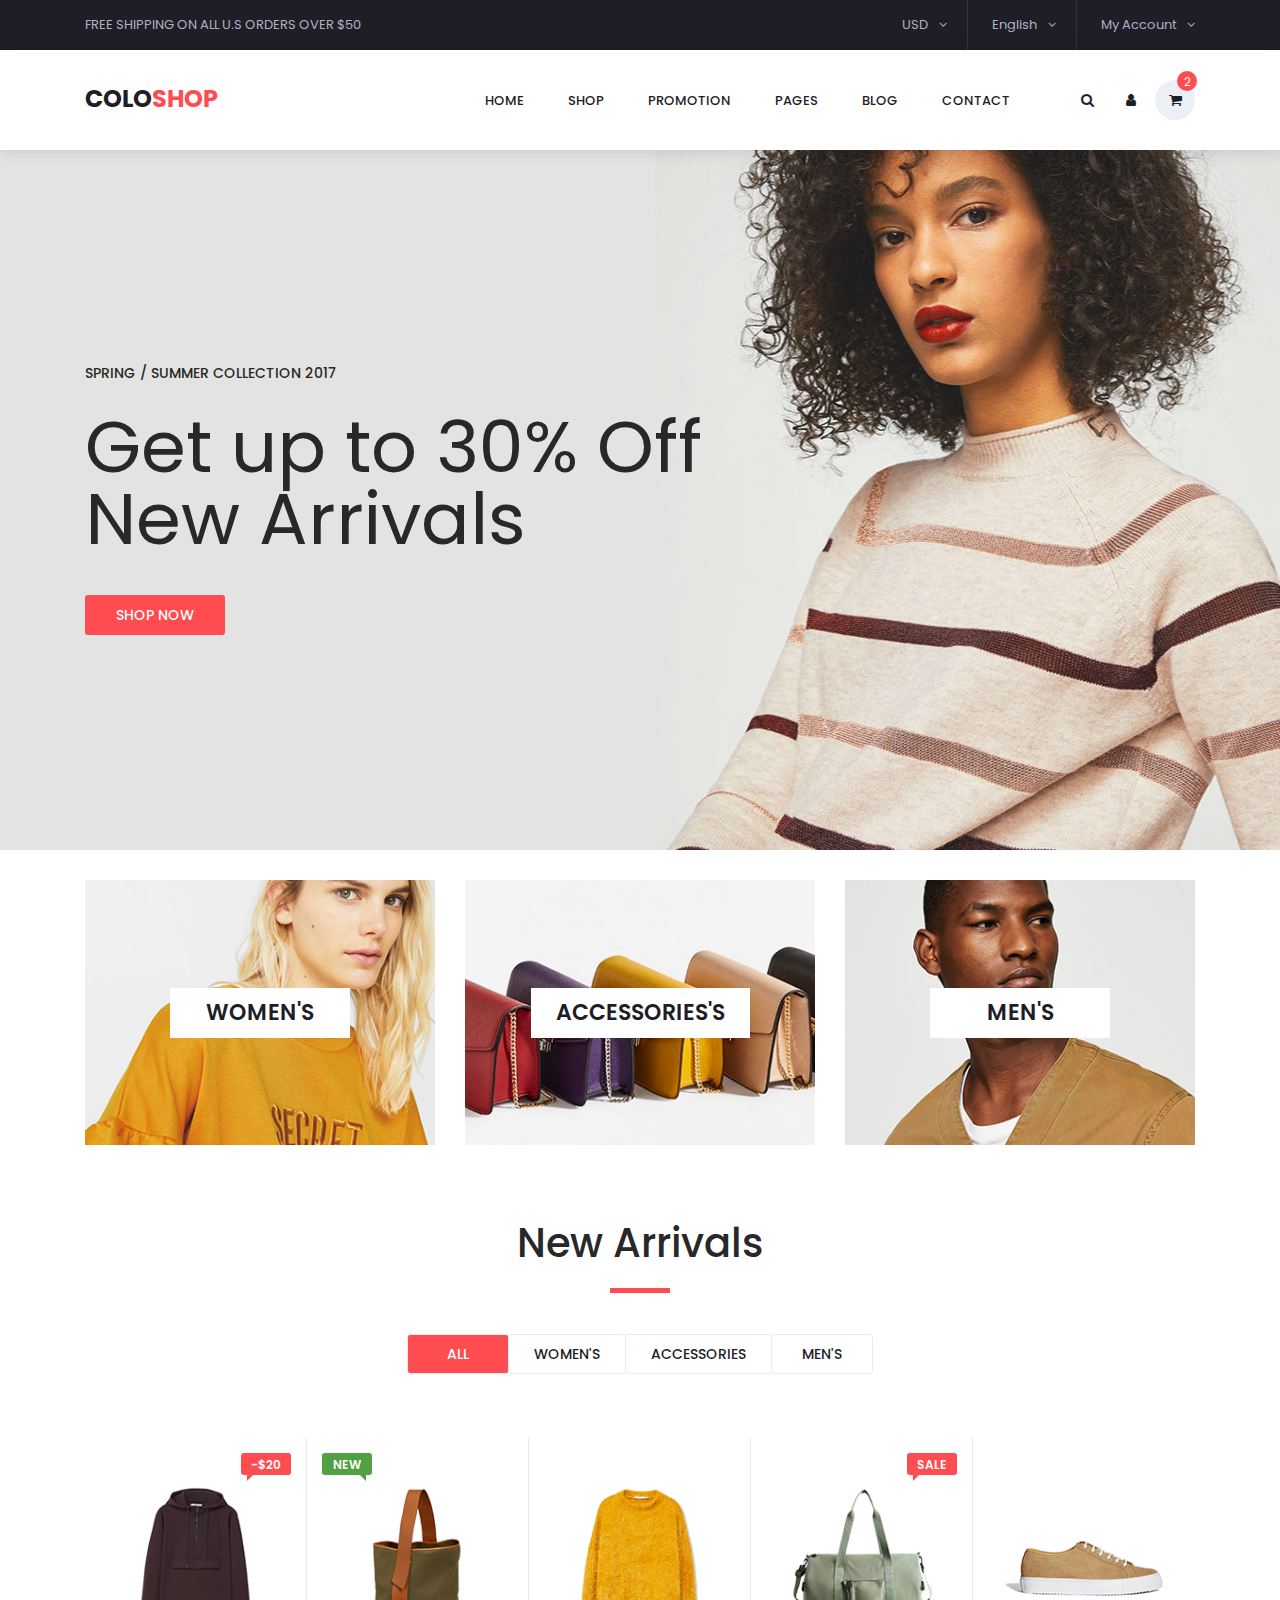
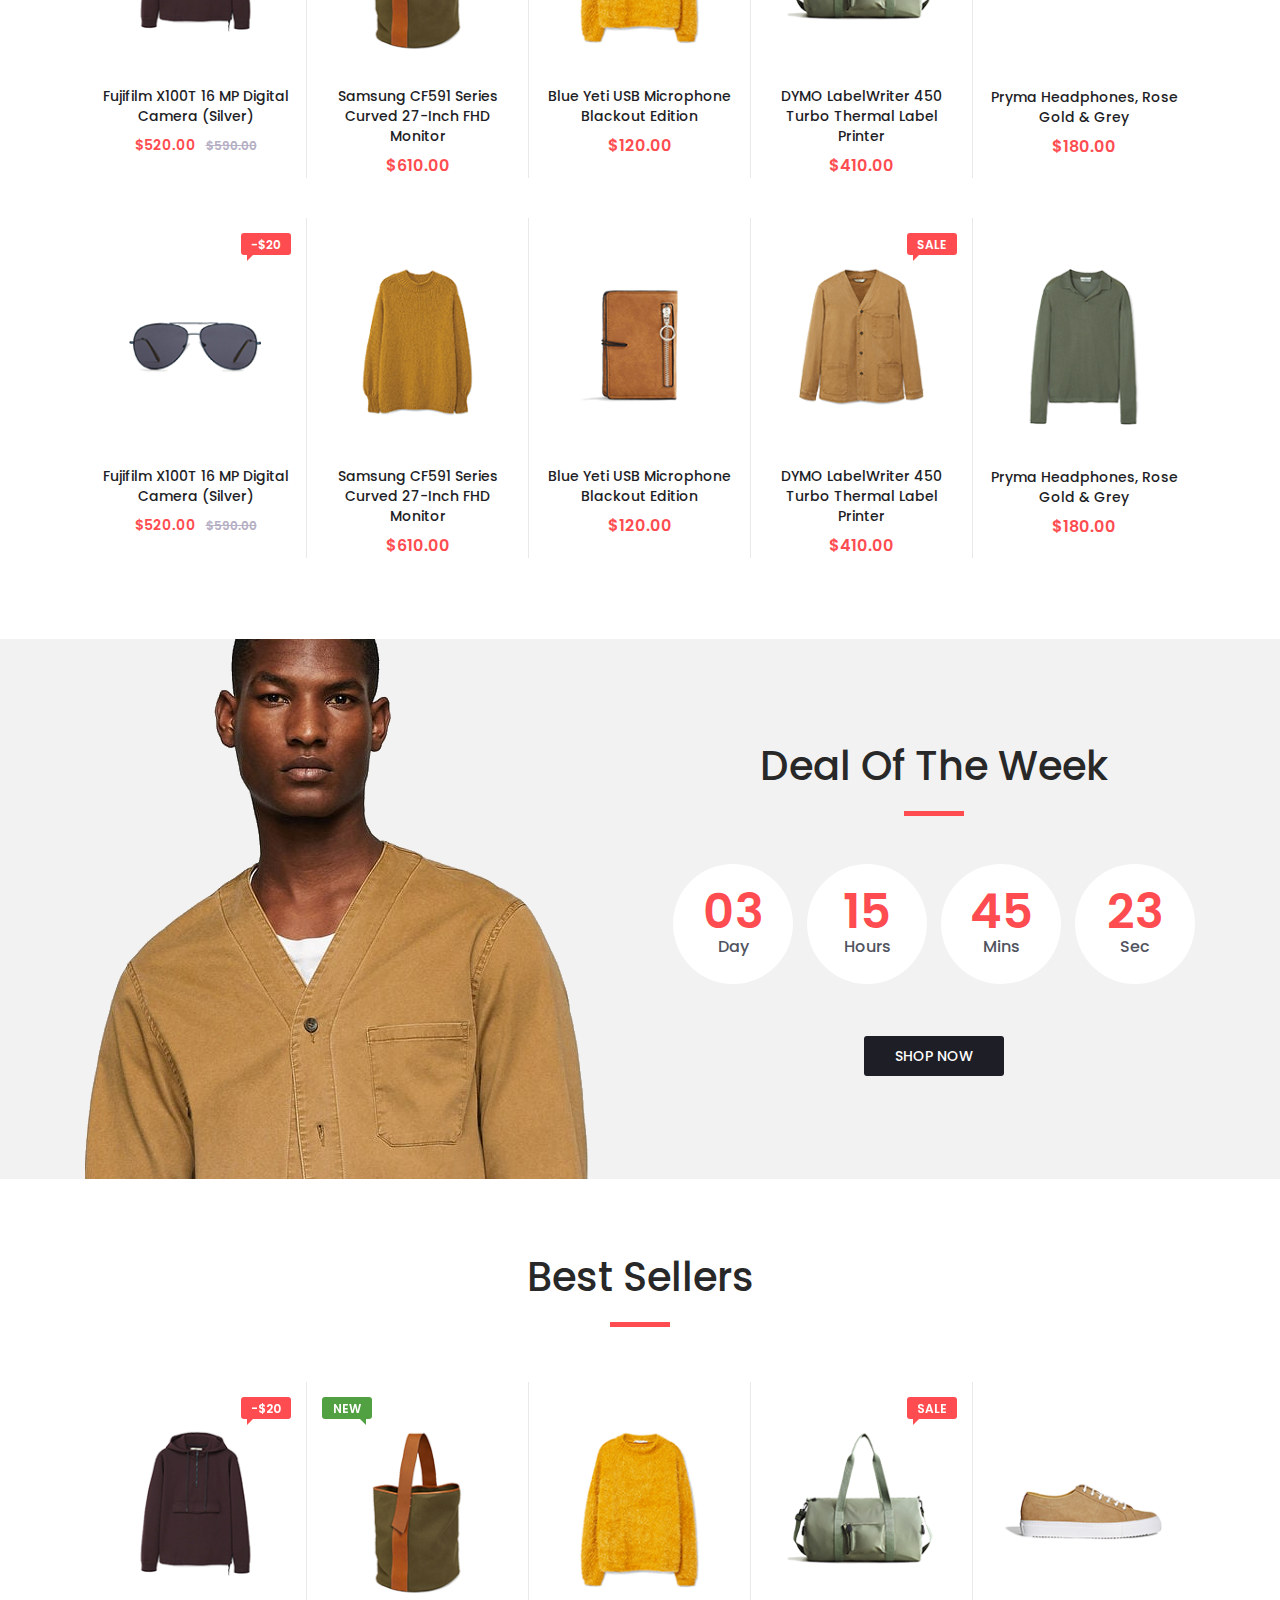
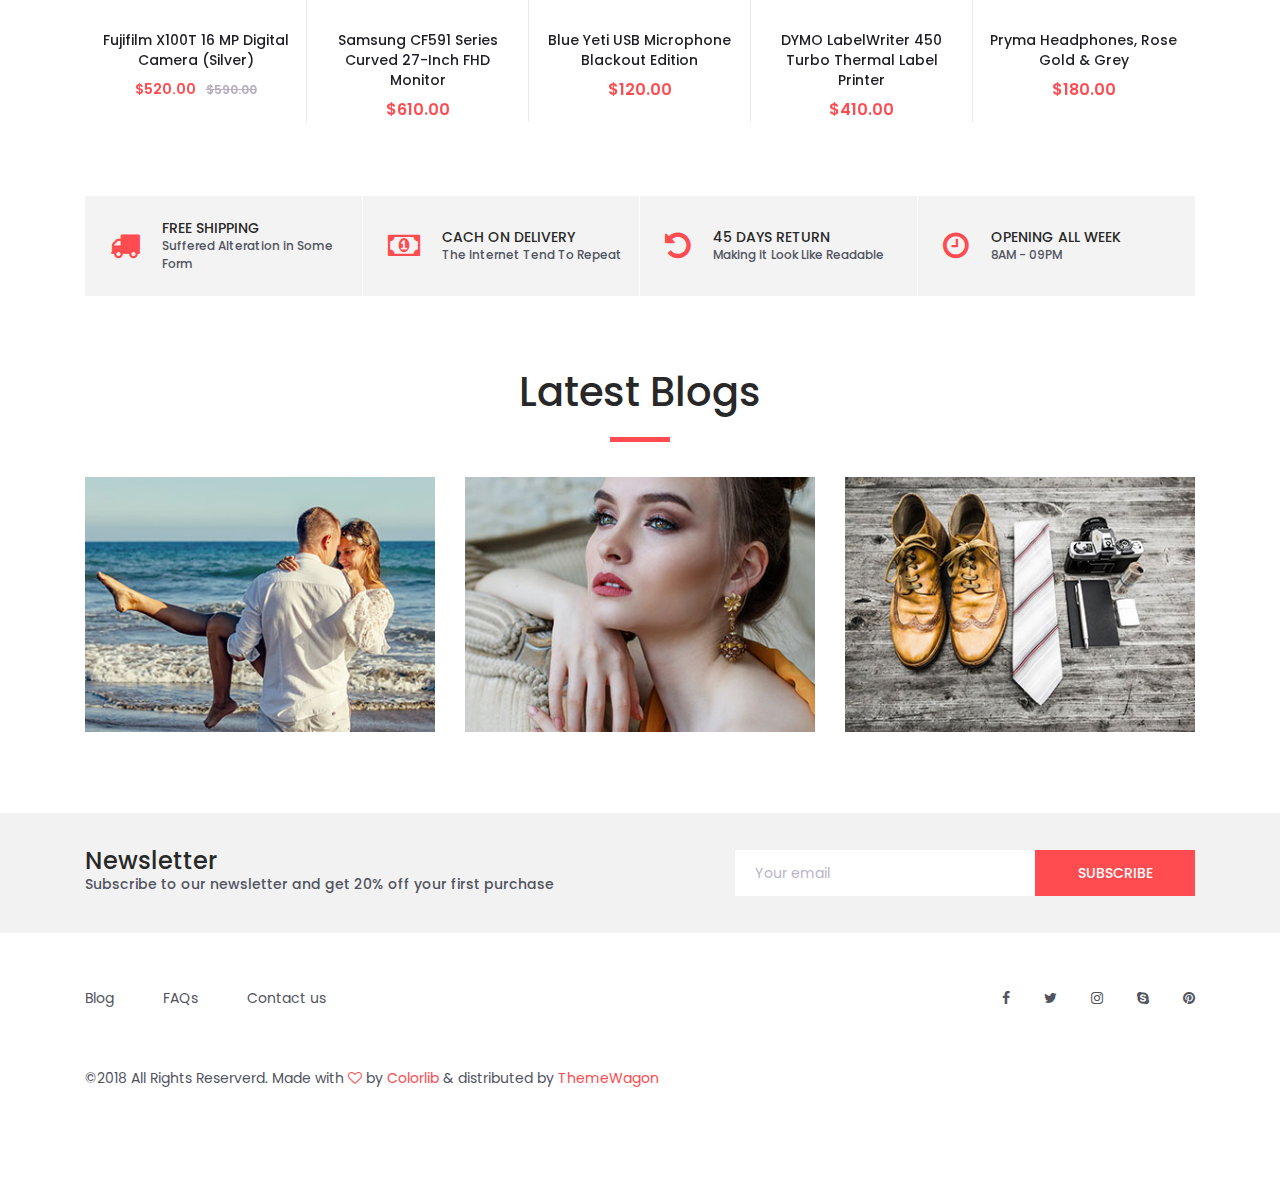
<file: coloshop-master/coloshop-master/index.html>
<!DOCTYPE html>
<html lang="en">
<head>
<title>Colo Shop</title>
<meta charset="utf-8">
<meta http-equiv="X-UA-Compatible" content="IE=edge">
<meta name="description" content="Colo Shop Template">
<meta name="viewport" content="width=device-width, initial-scale=1">
<link rel="stylesheet" type="text/css" href="styles/bootstrap4/bootstrap.min.css">
<link href="plugins/font-awesome-4.7.0/css/font-awesome.min.css" rel="stylesheet" type="text/css">
<link rel="stylesheet" type="text/css" href="plugins/OwlCarousel2-2.2.1/owl.carousel.css">
<link rel="stylesheet" type="text/css" href="plugins/OwlCarousel2-2.2.1/owl.theme.default.css">
<link rel="stylesheet" type="text/css" href="plugins/OwlCarousel2-2.2.1/animate.css">
<link rel="stylesheet" type="text/css" href="styles/main_styles.css">
<link rel="stylesheet" type="text/css" href="styles/responsive.css">
</head>

<body>

<div class="super_container">

	<!-- Header -->

	<header class="header trans_300">

		<!-- Top Navigation -->

		<div class="top_nav">
			<div class="container">
				<div class="row">
					<div class="col-md-6">
						<div class="top_nav_left">free shipping on all u.s orders over $50</div>
					</div>
					<div class="col-md-6 text-right">
						<div class="top_nav_right">
							<ul class="top_nav_menu">

								<!-- Currency / Language / My Account -->

								<li class="currency">
									<a href="#">
										usd
										<i class="fa fa-angle-down"></i>
									</a>
									<ul class="currency_selection">
										<li><a href="#">cad</a></li>
										<li><a href="#">aud</a></li>
										<li><a href="#">eur</a></li>
										<li><a href="#">gbp</a></li>
									</ul>
								</li>
								<li class="language">
									<a href="#">
										English
										<i class="fa fa-angle-down"></i>
									</a>
									<ul class="language_selection">
										<li><a href="#">French</a></li>
										<li><a href="#">Italian</a></li>
										<li><a href="#">German</a></li>
										<li><a href="#">Spanish</a></li>
									</ul>
								</li>
								<li class="account">
									<a href="#">
										My Account
										<i class="fa fa-angle-down"></i>
									</a>
									<ul class="account_selection">
										<li><a href="#"><i class="fa fa-sign-in" aria-hidden="true"></i>Sign In</a></li>
										<li><a href="#"><i class="fa fa-user-plus" aria-hidden="true"></i>Register</a></li>
									</ul>
								</li>
							</ul>
						</div>
					</div>
				</div>
			</div>
		</div>

		<!-- Main Navigation -->

		<div class="main_nav_container">
			<div class="container">
				<div class="row">
					<div class="col-lg-12 text-right">
						<div class="logo_container">
							<a href="#">colo<span>shop</span></a>
						</div>
						<nav class="navbar">
							<ul class="navbar_menu">
								<li><a href="#">home</a></li>
								<li><a href="#">shop</a></li>
								<li><a href="#">promotion</a></li>
								<li><a href="#">pages</a></li>
								<li><a href="#">blog</a></li>
								<li><a href="contact.html">contact</a></li>
							</ul>
							<ul class="navbar_user">
								<li><a href="#"><i class="fa fa-search" aria-hidden="true"></i></a></li>
								<li><a href="#"><i class="fa fa-user" aria-hidden="true"></i></a></li>
								<li class="checkout">
									<a href="#">
										<i class="fa fa-shopping-cart" aria-hidden="true"></i>
										<span id="checkout_items" class="checkout_items">2</span>
									</a>
								</li>
							</ul>
							<div class="hamburger_container">
								<i class="fa fa-bars" aria-hidden="true"></i>
							</div>
						</nav>
					</div>
				</div>
			</div>
		</div>

	</header>

	<div class="fs_menu_overlay"></div>
	<div class="hamburger_menu">
		<div class="hamburger_close"><i class="fa fa-times" aria-hidden="true"></i></div>
		<div class="hamburger_menu_content text-right">
			<ul class="menu_top_nav">
				<li class="menu_item has-children">
					<a href="#">
						usd
						<i class="fa fa-angle-down"></i>
					</a>
					<ul class="menu_selection">
						<li><a href="#">cad</a></li>
						<li><a href="#">aud</a></li>
						<li><a href="#">eur</a></li>
						<li><a href="#">gbp</a></li>
					</ul>
				</li>
				<li class="menu_item has-children">
					<a href="#">
						English
						<i class="fa fa-angle-down"></i>
					</a>
					<ul class="menu_selection">
						<li><a href="#">French</a></li>
						<li><a href="#">Italian</a></li>
						<li><a href="#">German</a></li>
						<li><a href="#">Spanish</a></li>
					</ul>
				</li>
				<li class="menu_item has-children">
					<a href="#">
						My Account
						<i class="fa fa-angle-down"></i>
					</a>
					<ul class="menu_selection">
						<li><a href="#"><i class="fa fa-sign-in" aria-hidden="true"></i>Sign In</a></li>
						<li><a href="#"><i class="fa fa-user-plus" aria-hidden="true"></i>Register</a></li>
					</ul>
				</li>
				<li class="menu_item"><a href="#">home</a></li>
				<li class="menu_item"><a href="#">shop</a></li>
				<li class="menu_item"><a href="#">promotion</a></li>
				<li class="menu_item"><a href="#">pages</a></li>
				<li class="menu_item"><a href="#">blog</a></li>
				<li class="menu_item"><a href="#">contact</a></li>
			</ul>
		</div>
	</div>

	<!-- Slider -->

	<div class="main_slider" style="background-image:url(images/slider_1.jpg)">
		<div class="container fill_height">
			<div class="row align-items-center fill_height">
				<div class="col">
					<div class="main_slider_content">
						<h6>Spring / Summer Collection 2017</h6>
						<h1>Get up to 30% Off New Arrivals</h1>
						<div class="red_button shop_now_button"><a href="#">shop now</a></div>
					</div>
				</div>
			</div>
		</div>
	</div>

	<!-- Banner -->

	<div class="banner">
		<div class="container">
			<div class="row">
				<div class="col-md-4">
					<div class="banner_item align-items-center" style="background-image:url(images/banner_1.jpg)">
						<div class="banner_category">
							<a href="categories.html">women's</a>
						</div>
					</div>
				</div>
				<div class="col-md-4">
					<div class="banner_item align-items-center" style="background-image:url(images/banner_2.jpg)">
						<div class="banner_category">
							<a href="categories.html">accessories's</a>
						</div>
					</div>
				</div>
				<div class="col-md-4">
					<div class="banner_item align-items-center" style="background-image:url(images/banner_3.jpg)">
						<div class="banner_category">
							<a href="categories.html">men's</a>
						</div>
					</div>
				</div>
			</div>
		</div>
	</div>

	<!-- New Arrivals -->

	<div class="new_arrivals">
		<div class="container">
			<div class="row">
				<div class="col text-center">
					<div class="section_title new_arrivals_title">
						<h2>New Arrivals</h2>
					</div>
				</div>
			</div>
			<div class="row align-items-center">
				<div class="col text-center">
					<div class="new_arrivals_sorting">
						<ul class="arrivals_grid_sorting clearfix button-group filters-button-group">
							<li class="grid_sorting_button button d-flex flex-column justify-content-center align-items-center active is-checked" data-filter="*">all</li>
							<li class="grid_sorting_button button d-flex flex-column justify-content-center align-items-center" data-filter=".women">women's</li>
							<li class="grid_sorting_button button d-flex flex-column justify-content-center align-items-center" data-filter=".accessories">accessories</li>
							<li class="grid_sorting_button button d-flex flex-column justify-content-center align-items-center" data-filter=".men">men's</li>
						</ul>
					</div>
				</div>
			</div>
			<div class="row">
				<div class="col">
					<div class="product-grid" data-isotope='{ "itemSelector": ".product-item", "layoutMode": "fitRows" }'>

						<!-- Product 1 -->

						<div class="product-item men">
							<div class="product discount product_filter">
								<div class="product_image">
									<img src="images/product_1.png" alt="">
								</div>
								<div class="favorite favorite_left"></div>
								<div class="product_bubble product_bubble_right product_bubble_red d-flex flex-column align-items-center"><span>-$20</span></div>
								<div class="product_info">
									<h6 class="product_name"><a href="single.html">Fujifilm X100T 16 MP Digital Camera (Silver)</a></h6>
									<div class="product_price">$520.00<span>$590.00</span></div>
								</div>
							</div>
							<div class="red_button add_to_cart_button"><a href="#">add to cart</a></div>
						</div>

						<!-- Product 2 -->

						<div class="product-item women">
							<div class="product product_filter">
								<div class="product_image">
									<img src="images/product_2.png" alt="">
								</div>
								<div class="favorite"></div>
								<div class="product_bubble product_bubble_left product_bubble_green d-flex flex-column align-items-center"><span>new</span></div>
								<div class="product_info">
									<h6 class="product_name"><a href="single.html">Samsung CF591 Series Curved 27-Inch FHD Monitor</a></h6>
									<div class="product_price">$610.00</div>
								</div>
							</div>
							<div class="red_button add_to_cart_button"><a href="#">add to cart</a></div>
						</div>

						<!-- Product 3 -->

						<div class="product-item women">
							<div class="product product_filter">
								<div class="product_image">
									<img src="images/product_3.png" alt="">
								</div>
								<div class="favorite"></div>
								<div class="product_info">
									<h6 class="product_name"><a href="single.html">Blue Yeti USB Microphone Blackout Edition</a></h6>
									<div class="product_price">$120.00</div>
								</div>
							</div>
							<div class="red_button add_to_cart_button"><a href="#">add to cart</a></div>
						</div>

						<!-- Product 4 -->

						<div class="product-item accessories">
							<div class="product product_filter">
								<div class="product_image">
									<img src="images/product_4.png" alt="">
								</div>
								<div class="product_bubble product_bubble_right product_bubble_red d-flex flex-column align-items-center"><span>sale</span></div>
								<div class="favorite favorite_left"></div>
								<div class="product_info">
									<h6 class="product_name"><a href="single.html">DYMO LabelWriter 450 Turbo Thermal Label Printer</a></h6>
									<div class="product_price">$410.00</div>
								</div>
							</div>
							<div class="red_button add_to_cart_button"><a href="#">add to cart</a></div>
						</div>

						<!-- Product 5 -->

						<div class="product-item women men">
							<div class="product product_filter">
								<div class="product_image">
									<img src="images/product_5.png" alt="">
								</div>
								<div class="favorite"></div>
								<div class="product_info">
									<h6 class="product_name"><a href="single.html">Pryma Headphones, Rose Gold & Grey</a></h6>
									<div class="product_price">$180.00</div>
								</div>
							</div>
							<div class="red_button add_to_cart_button"><a href="#">add to cart</a></div>
						</div>

						<!-- Product 6 -->

						<div class="product-item accessories">
							<div class="product discount product_filter">
								<div class="product_image">
									<img src="images/product_6.png" alt="">
								</div>
								<div class="favorite favorite_left"></div>
								<div class="product_bubble product_bubble_right product_bubble_red d-flex flex-column align-items-center"><span>-$20</span></div>
								<div class="product_info">
									<h6 class="product_name"><a href="#single.html">Fujifilm X100T 16 MP Digital Camera (Silver)</a></h6>
									<div class="product_price">$520.00<span>$590.00</span></div>
								</div>
							</div>
							<div class="red_button add_to_cart_button"><a href="#">add to cart</a></div>
						</div>

						<!-- Product 7 -->

						<div class="product-item women">
							<div class="product product_filter">
								<div class="product_image">
									<img src="images/product_7.png" alt="">
								</div>
								<div class="favorite"></div>
								<div class="product_info">
									<h6 class="product_name"><a href="single.html">Samsung CF591 Series Curved 27-Inch FHD Monitor</a></h6>
									<div class="product_price">$610.00</div>
								</div>
							</div>
							<div class="red_button add_to_cart_button"><a href="#">add to cart</a></div>
						</div>

						<!-- Product 8 -->

						<div class="product-item accessories">
							<div class="product product_filter">
								<div class="product_image">
									<img src="images/product_8.png" alt="">
								</div>
								<div class="favorite"></div>
								<div class="product_info">
									<h6 class="product_name"><a href="single.html">Blue Yeti USB Microphone Blackout Edition</a></h6>
									<div class="product_price">$120.00</div>
								</div>
							</div>
							<div class="red_button add_to_cart_button"><a href="#">add to cart</a></div>
						</div>

						<!-- Product 9 -->

						<div class="product-item men">
							<div class="product product_filter">
								<div class="product_image">
									<img src="images/product_9.png" alt="">
								</div>
								<div class="product_bubble product_bubble_right product_bubble_red d-flex flex-column align-items-center"><span>sale</span></div>
								<div class="favorite favorite_left"></div>
								<div class="product_info">
									<h6 class="product_name"><a href="single.html">DYMO LabelWriter 450 Turbo Thermal Label Printer</a></h6>
									<div class="product_price">$410.00</div>
								</div>
							</div>
							<div class="red_button add_to_cart_button"><a href="#">add to cart</a></div>
						</div>

						<!-- Product 10 -->

						<div class="product-item men">
							<div class="product product_filter">
								<div class="product_image">
									<img src="images/product_10.png" alt="">
								</div>
								<div class="favorite"></div>
								<div class="product_info">
									<h6 class="product_name"><a href="single.html">Pryma Headphones, Rose Gold & Grey</a></h6>
									<div class="product_price">$180.00</div>
								</div>
							</div>
							<div class="red_button add_to_cart_button"><a href="#">add to cart</a></div>
						</div>
					</div>
				</div>
			</div>
		</div>
	</div>

	<!-- Deal of the week -->

	<div class="deal_ofthe_week">
		<div class="container">
			<div class="row align-items-center">
				<div class="col-lg-6">
					<div class="deal_ofthe_week_img">
						<img src="images/deal_ofthe_week.png" alt="">
					</div>
				</div>
				<div class="col-lg-6 text-right deal_ofthe_week_col">
					<div class="deal_ofthe_week_content d-flex flex-column align-items-center float-right">
						<div class="section_title">
							<h2>Deal Of The Week</h2>
						</div>
						<ul class="timer">
							<li class="d-inline-flex flex-column justify-content-center align-items-center">
								<div id="day" class="timer_num">03</div>
								<div class="timer_unit">Day</div>
							</li>
							<li class="d-inline-flex flex-column justify-content-center align-items-center">
								<div id="hour" class="timer_num">15</div>
								<div class="timer_unit">Hours</div>
							</li>
							<li class="d-inline-flex flex-column justify-content-center align-items-center">
								<div id="minute" class="timer_num">45</div>
								<div class="timer_unit">Mins</div>
							</li>
							<li class="d-inline-flex flex-column justify-content-center align-items-center">
								<div id="second" class="timer_num">23</div>
								<div class="timer_unit">Sec</div>
							</li>
						</ul>
						<div class="red_button deal_ofthe_week_button"><a href="#">shop now</a></div>
					</div>
				</div>
			</div>
		</div>
	</div>

	<!-- Best Sellers -->

	<div class="best_sellers">
		<div class="container">
			<div class="row">
				<div class="col text-center">
					<div class="section_title new_arrivals_title">
						<h2>Best Sellers</h2>
					</div>
				</div>
			</div>
			<div class="row">
				<div class="col">
					<div class="product_slider_container">
						<div class="owl-carousel owl-theme product_slider">

							<!-- Slide 1 -->

							<div class="owl-item product_slider_item">
								<div class="product-item">
									<div class="product discount">
										<div class="product_image">
											<img src="images/product_1.png" alt="">
										</div>
										<div class="favorite favorite_left"></div>
										<div class="product_bubble product_bubble_right product_bubble_red d-flex flex-column align-items-center"><span>-$20</span></div>
										<div class="product_info">
											<h6 class="product_name"><a href="single.html">Fujifilm X100T 16 MP Digital Camera (Silver)</a></h6>
											<div class="product_price">$520.00<span>$590.00</span></div>
										</div>
									</div>
								</div>
							</div>

							<!-- Slide 2 -->

							<div class="owl-item product_slider_item">
								<div class="product-item women">
									<div class="product">
										<div class="product_image">
											<img src="images/product_2.png" alt="">
										</div>
										<div class="favorite"></div>
										<div class="product_bubble product_bubble_left product_bubble_green d-flex flex-column align-items-center"><span>new</span></div>
										<div class="product_info">
											<h6 class="product_name"><a href="single.html">Samsung CF591 Series Curved 27-Inch FHD Monitor</a></h6>
											<div class="product_price">$610.00</div>
										</div>
									</div>
								</div>
							</div>

							<!-- Slide 3 -->

							<div class="owl-item product_slider_item">
								<div class="product-item women">
									<div class="product">
										<div class="product_image">
											<img src="images/product_3.png" alt="">
										</div>
										<div class="favorite"></div>
										<div class="product_info">
											<h6 class="product_name"><a href="single.html">Blue Yeti USB Microphone Blackout Edition</a></h6>
											<div class="product_price">$120.00</div>
										</div>
									</div>
								</div>
							</div>

							<!-- Slide 4 -->

							<div class="owl-item product_slider_item">
								<div class="product-item accessories">
									<div class="product">
										<div class="product_image">
											<img src="images/product_4.png" alt="">
										</div>
										<div class="product_bubble product_bubble_right product_bubble_red d-flex flex-column align-items-center"><span>sale</span></div>
										<div class="favorite favorite_left"></div>
										<div class="product_info">
											<h6 class="product_name"><a href="single.html">DYMO LabelWriter 450 Turbo Thermal Label Printer</a></h6>
											<div class="product_price">$410.00</div>
										</div>
									</div>
								</div>
							</div>

							<!-- Slide 5 -->

							<div class="owl-item product_slider_item">
								<div class="product-item women men">
									<div class="product">
										<div class="product_image">
											<img src="images/product_5.png" alt="">
										</div>
										<div class="favorite"></div>
										<div class="product_info">
											<h6 class="product_name"><a href="single.html">Pryma Headphones, Rose Gold & Grey</a></h6>
											<div class="product_price">$180.00</div>
										</div>
									</div>
								</div>
							</div>

							<!-- Slide 6 -->

							<div class="owl-item product_slider_item">
								<div class="product-item accessories">
									<div class="product discount">
										<div class="product_image">
											<img src="images/product_6.png" alt="">
										</div>
										<div class="favorite favorite_left"></div>
										<div class="product_bubble product_bubble_right product_bubble_red d-flex flex-column align-items-center"><span>-$20</span></div>
										<div class="product_info">
											<h6 class="product_name"><a href="single.html">Fujifilm X100T 16 MP Digital Camera (Silver)</a></h6>
											<div class="product_price">$520.00<span>$590.00</span></div>
										</div>
									</div>
								</div>
							</div>

							<!-- Slide 7 -->

							<div class="owl-item product_slider_item">
								<div class="product-item women">
									<div class="product">
										<div class="product_image">
											<img src="images/product_7.png" alt="">
										</div>
										<div class="favorite"></div>
										<div class="product_info">
											<h6 class="product_name"><a href="single.html">Samsung CF591 Series Curved 27-Inch FHD Monitor</a></h6>
											<div class="product_price">$610.00</div>
										</div>
									</div>
								</div>
							</div>

							<!-- Slide 8 -->

							<div class="owl-item product_slider_item">
								<div class="product-item accessories">
									<div class="product">
										<div class="product_image">
											<img src="images/product_8.png" alt="">
										</div>
										<div class="favorite"></div>
										<div class="product_info">
											<h6 class="product_name"><a href="single.html">Blue Yeti USB Microphone Blackout Edition</a></h6>
											<div class="product_price">$120.00</div>
										</div>
									</div>
								</div>
							</div>

							<!-- Slide 9 -->

							<div class="owl-item product_slider_item">
								<div class="product-item men">
									<div class="product">
										<div class="product_image">
											<img src="images/product_9.png" alt="">
										</div>
										<div class="product_bubble product_bubble_right product_bubble_red d-flex flex-column align-items-center"><span>sale</span></div>
										<div class="favorite favorite_left"></div>
										<div class="product_info">
											<h6 class="product_name"><a href="single.html">DYMO LabelWriter 450 Turbo Thermal Label Printer</a></h6>
											<div class="product_price">$410.00</div>
										</div>
									</div>
								</div>
							</div>

							<!-- Slide 10 -->

							<div class="owl-item product_slider_item">
								<div class="product-item men">
									<div class="product">
										<div class="product_image">
											<img src="images/product_10.png" alt="">
										</div>
										<div class="favorite"></div>
										<div class="product_info">
											<h6 class="product_name"><a href="single.html">Pryma Headphones, Rose Gold & Grey</a></h6>
											<div class="product_price">$180.00</div>
										</div>
									</div>
								</div>
							</div>
						</div>

						<!-- Slider Navigation -->

						<div class="product_slider_nav_left product_slider_nav d-flex align-items-center justify-content-center flex-column">
							<i class="fa fa-chevron-left" aria-hidden="true"></i>
						</div>
						<div class="product_slider_nav_right product_slider_nav d-flex align-items-center justify-content-center flex-column">
							<i class="fa fa-chevron-right" aria-hidden="true"></i>
						</div>
					</div>
				</div>
			</div>
		</div>
	</div>

	<!-- Benefit -->

	<div class="benefit">
		<div class="container">
			<div class="row benefit_row">
				<div class="col-lg-3 benefit_col">
					<div class="benefit_item d-flex flex-row align-items-center">
						<div class="benefit_icon"><i class="fa fa-truck" aria-hidden="true"></i></div>
						<div class="benefit_content">
							<h6>free shipping</h6>
							<p>Suffered Alteration in Some Form</p>
						</div>
					</div>
				</div>
				<div class="col-lg-3 benefit_col">
					<div class="benefit_item d-flex flex-row align-items-center">
						<div class="benefit_icon"><i class="fa fa-money" aria-hidden="true"></i></div>
						<div class="benefit_content">
							<h6>cach on delivery</h6>
							<p>The Internet Tend To Repeat</p>
						</div>
					</div>
				</div>
				<div class="col-lg-3 benefit_col">
					<div class="benefit_item d-flex flex-row align-items-center">
						<div class="benefit_icon"><i class="fa fa-undo" aria-hidden="true"></i></div>
						<div class="benefit_content">
							<h6>45 days return</h6>
							<p>Making it Look Like Readable</p>
						</div>
					</div>
				</div>
				<div class="col-lg-3 benefit_col">
					<div class="benefit_item d-flex flex-row align-items-center">
						<div class="benefit_icon"><i class="fa fa-clock-o" aria-hidden="true"></i></div>
						<div class="benefit_content">
							<h6>opening all week</h6>
							<p>8AM - 09PM</p>
						</div>
					</div>
				</div>
			</div>
		</div>
	</div>

	<!-- Blogs -->

	<div class="blogs">
		<div class="container">
			<div class="row">
				<div class="col text-center">
					<div class="section_title">
						<h2>Latest Blogs</h2>
					</div>
				</div>
			</div>
			<div class="row blogs_container">
				<div class="col-lg-4 blog_item_col">
					<div class="blog_item">
						<div class="blog_background" style="background-image:url(images/blog_1.jpg)"></div>
						<div class="blog_content d-flex flex-column align-items-center justify-content-center text-center">
							<h4 class="blog_title">Here are the trends I see coming this fall</h4>
							<span class="blog_meta">by admin | dec 01, 2017</span>
							<a class="blog_more" href="#">Read more</a>
						</div>
					</div>
				</div>
				<div class="col-lg-4 blog_item_col">
					<div class="blog_item">
						<div class="blog_background" style="background-image:url(images/blog_2.jpg)"></div>
						<div class="blog_content d-flex flex-column align-items-center justify-content-center text-center">
							<h4 class="blog_title">Here are the trends I see coming this fall</h4>
							<span class="blog_meta">by admin | dec 01, 2017</span>
							<a class="blog_more" href="#">Read more</a>
						</div>
					</div>
				</div>
				<div class="col-lg-4 blog_item_col">
					<div class="blog_item">
						<div class="blog_background" style="background-image:url(images/blog_3.jpg)"></div>
						<div class="blog_content d-flex flex-column align-items-center justify-content-center text-center">
							<h4 class="blog_title">Here are the trends I see coming this fall</h4>
							<span class="blog_meta">by admin | dec 01, 2017</span>
							<a class="blog_more" href="#">Read more</a>
						</div>
					</div>
				</div>
			</div>
		</div>
	</div>

	<!-- Newsletter -->

	<div class="newsletter">
		<div class="container">
			<div class="row">
				<div class="col-lg-6">
					<div class="newsletter_text d-flex flex-column justify-content-center align-items-lg-start align-items-md-center text-center">
						<h4>Newsletter</h4>
						<p>Subscribe to our newsletter and get 20% off your first purchase</p>
					</div>
				</div>
				<div class="col-lg-6">
					<form action="post">
						<div class="newsletter_form d-flex flex-md-row flex-column flex-xs-column align-items-center justify-content-lg-end justify-content-center">
							<input id="newsletter_email" type="email" placeholder="Your email" required="required" data-error="Valid email is required.">
							<button id="newsletter_submit" type="submit" class="newsletter_submit_btn trans_300" value="Submit">subscribe</button>
						</div>
					</form>
				</div>
			</div>
		</div>
	</div>

	<!-- Footer -->

	<footer class="footer">
		<div class="container">
			<div class="row">
				<div class="col-lg-6">
					<div class="footer_nav_container d-flex flex-sm-row flex-column align-items-center justify-content-lg-start justify-content-center text-center">
						<ul class="footer_nav">
							<li><a href="#">Blog</a></li>
							<li><a href="#">FAQs</a></li>
							<li><a href="contact.html">Contact us</a></li>
						</ul>
					</div>
				</div>
				<div class="col-lg-6">
					<div class="footer_social d-flex flex-row align-items-center justify-content-lg-end justify-content-center">
						<ul>
							<li><a href="#"><i class="fa fa-facebook" aria-hidden="true"></i></a></li>
							<li><a href="#"><i class="fa fa-twitter" aria-hidden="true"></i></a></li>
							<li><a href="#"><i class="fa fa-instagram" aria-hidden="true"></i></a></li>
							<li><a href="#"><i class="fa fa-skype" aria-hidden="true"></i></a></li>
							<li><a href="#"><i class="fa fa-pinterest" aria-hidden="true"></i></a></li>
						</ul>
					</div>
				</div>
			</div>
			<div class="row">
				<div class="col-lg-12">
					<div class="footer_nav_container">
						<div class="cr">©2018 All Rights Reserverd. Made with <i class="fa fa-heart-o" aria-hidden="true"></i> by <a href="#">Colorlib</a> &amp; distributed by <a href="https://themewagon.com">ThemeWagon</a></div>
					</div>
				</div>
			</div>
		</div>
	</footer>

</div>

<script src="js/jquery-3.2.1.min.js"></script>
<script src="styles/bootstrap4/popper.js"></script>
<script src="styles/bootstrap4/bootstrap.min.js"></script>
<script src="plugins/Isotope/isotope.pkgd.min.js"></script>
<script src="plugins/OwlCarousel2-2.2.1/owl.carousel.js"></script>
<script src="plugins/easing/easing.js"></script>
<script src="js/custom.js"></script>
</body>

</html>
</file>
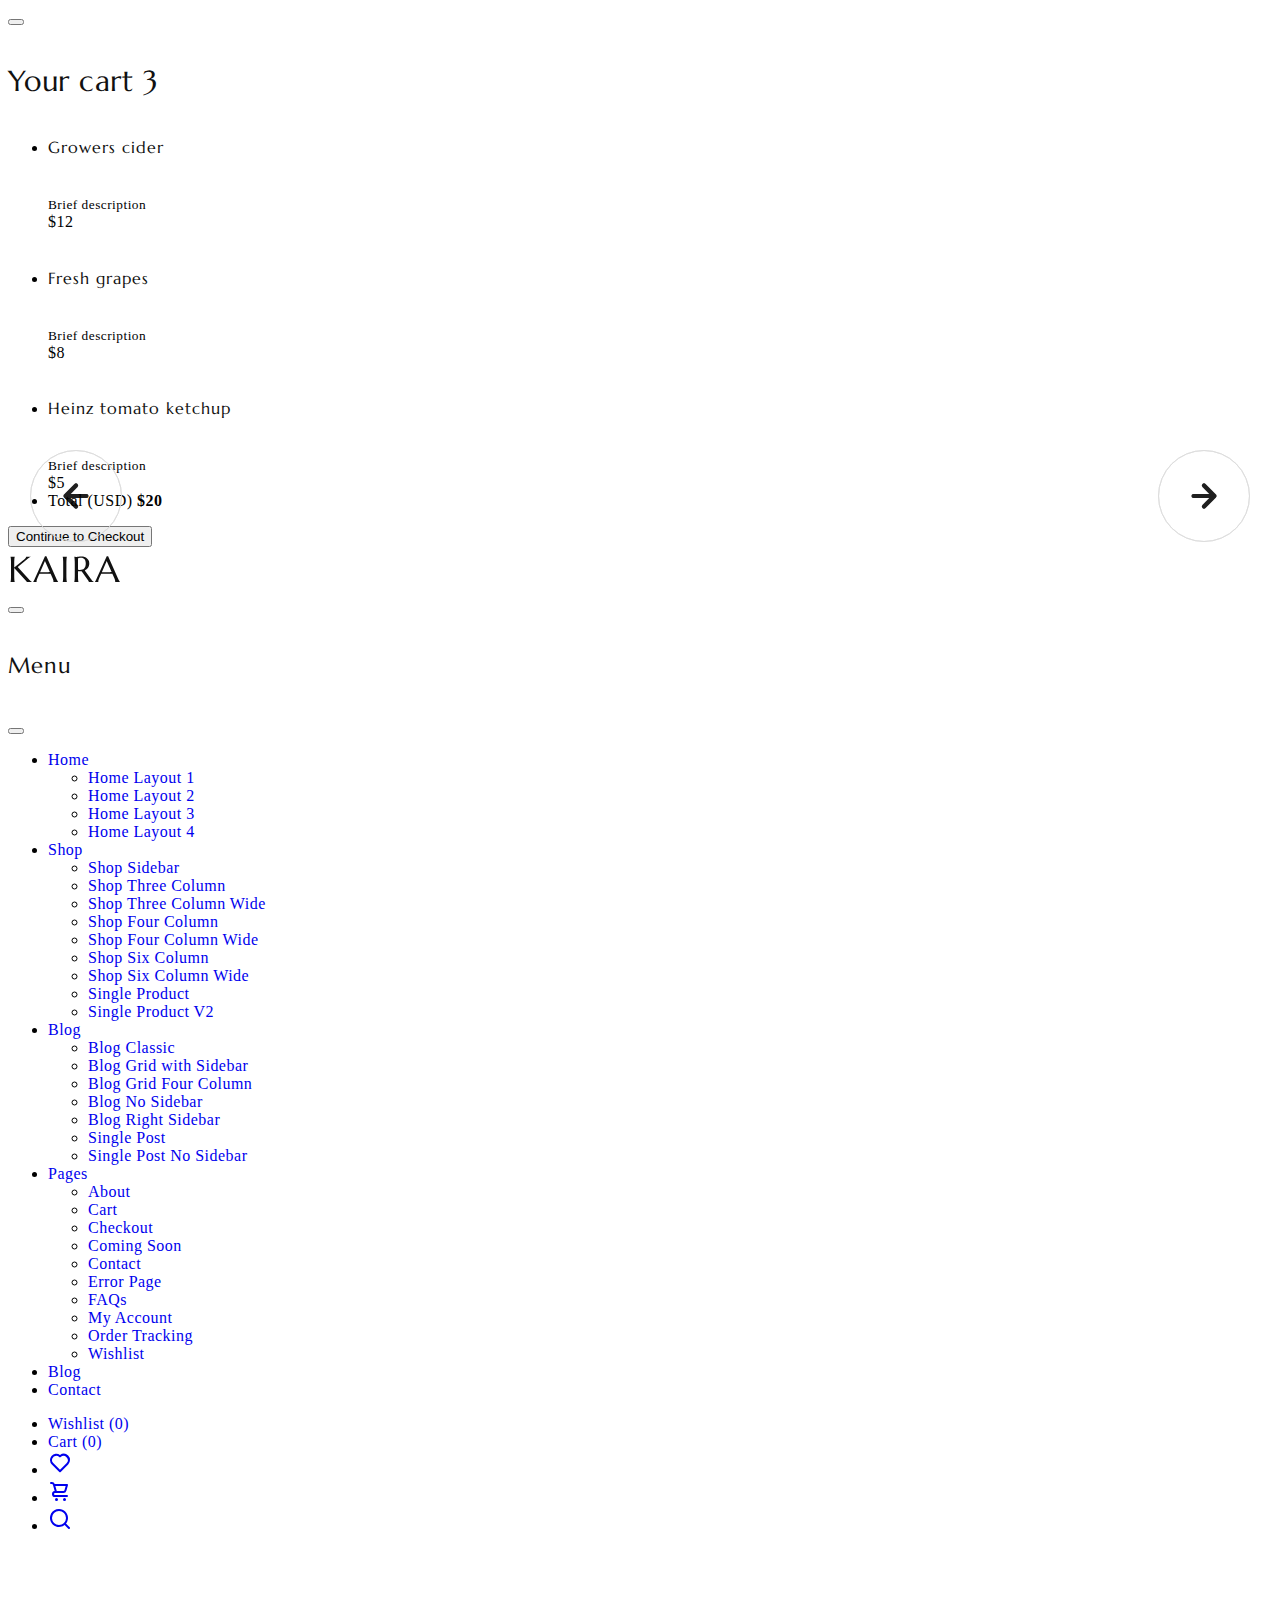
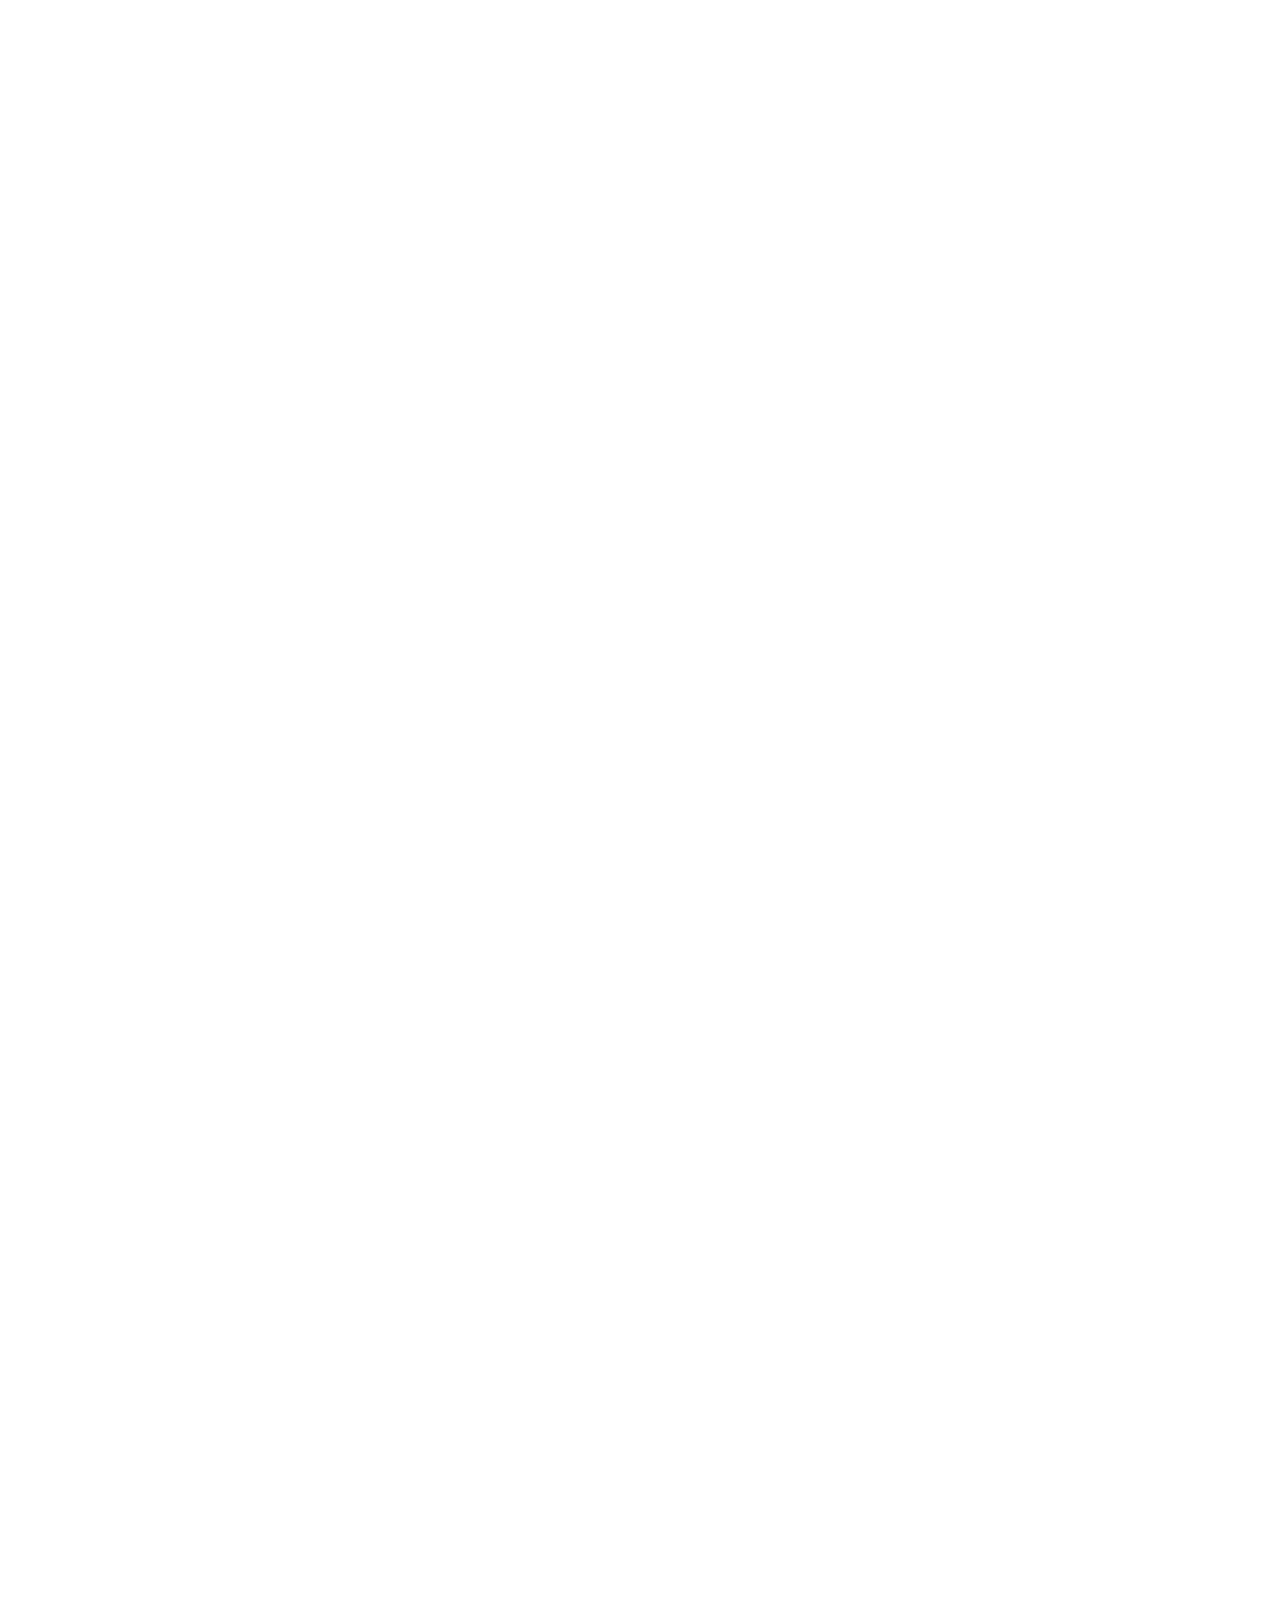
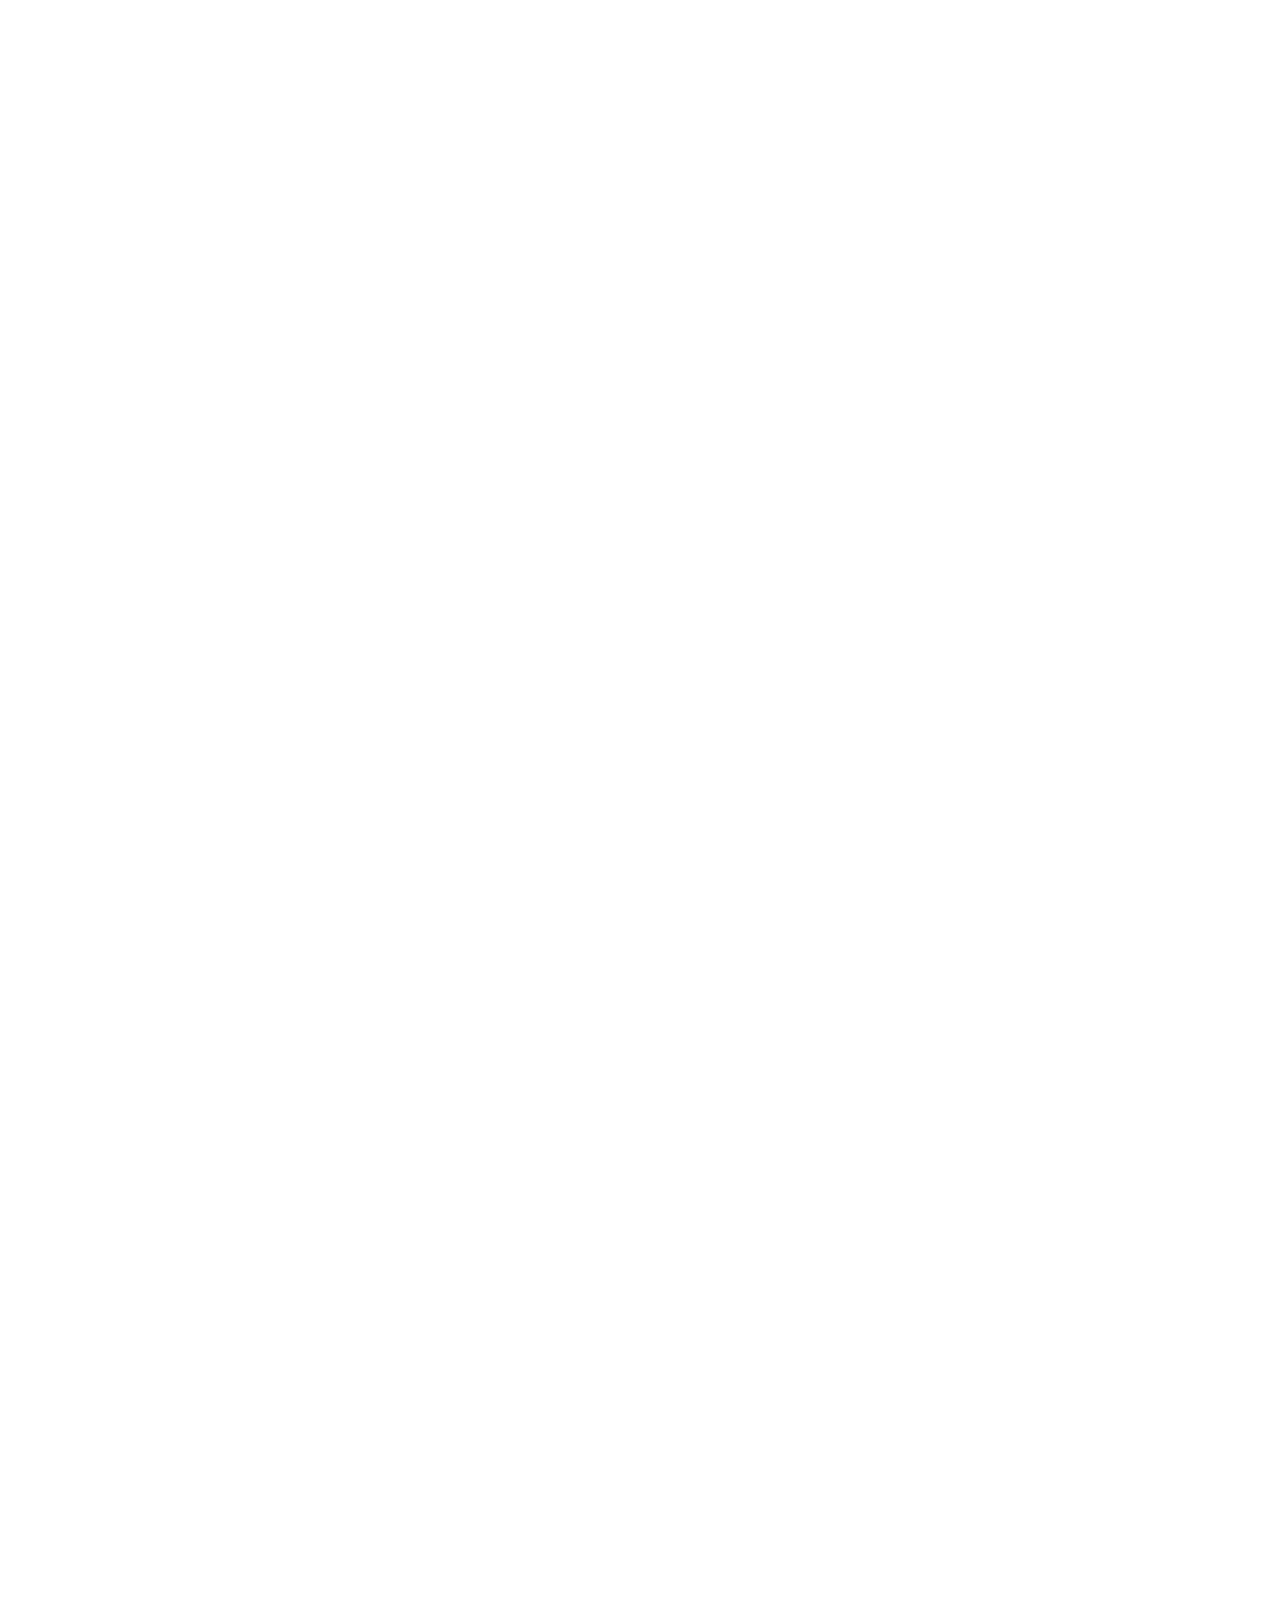
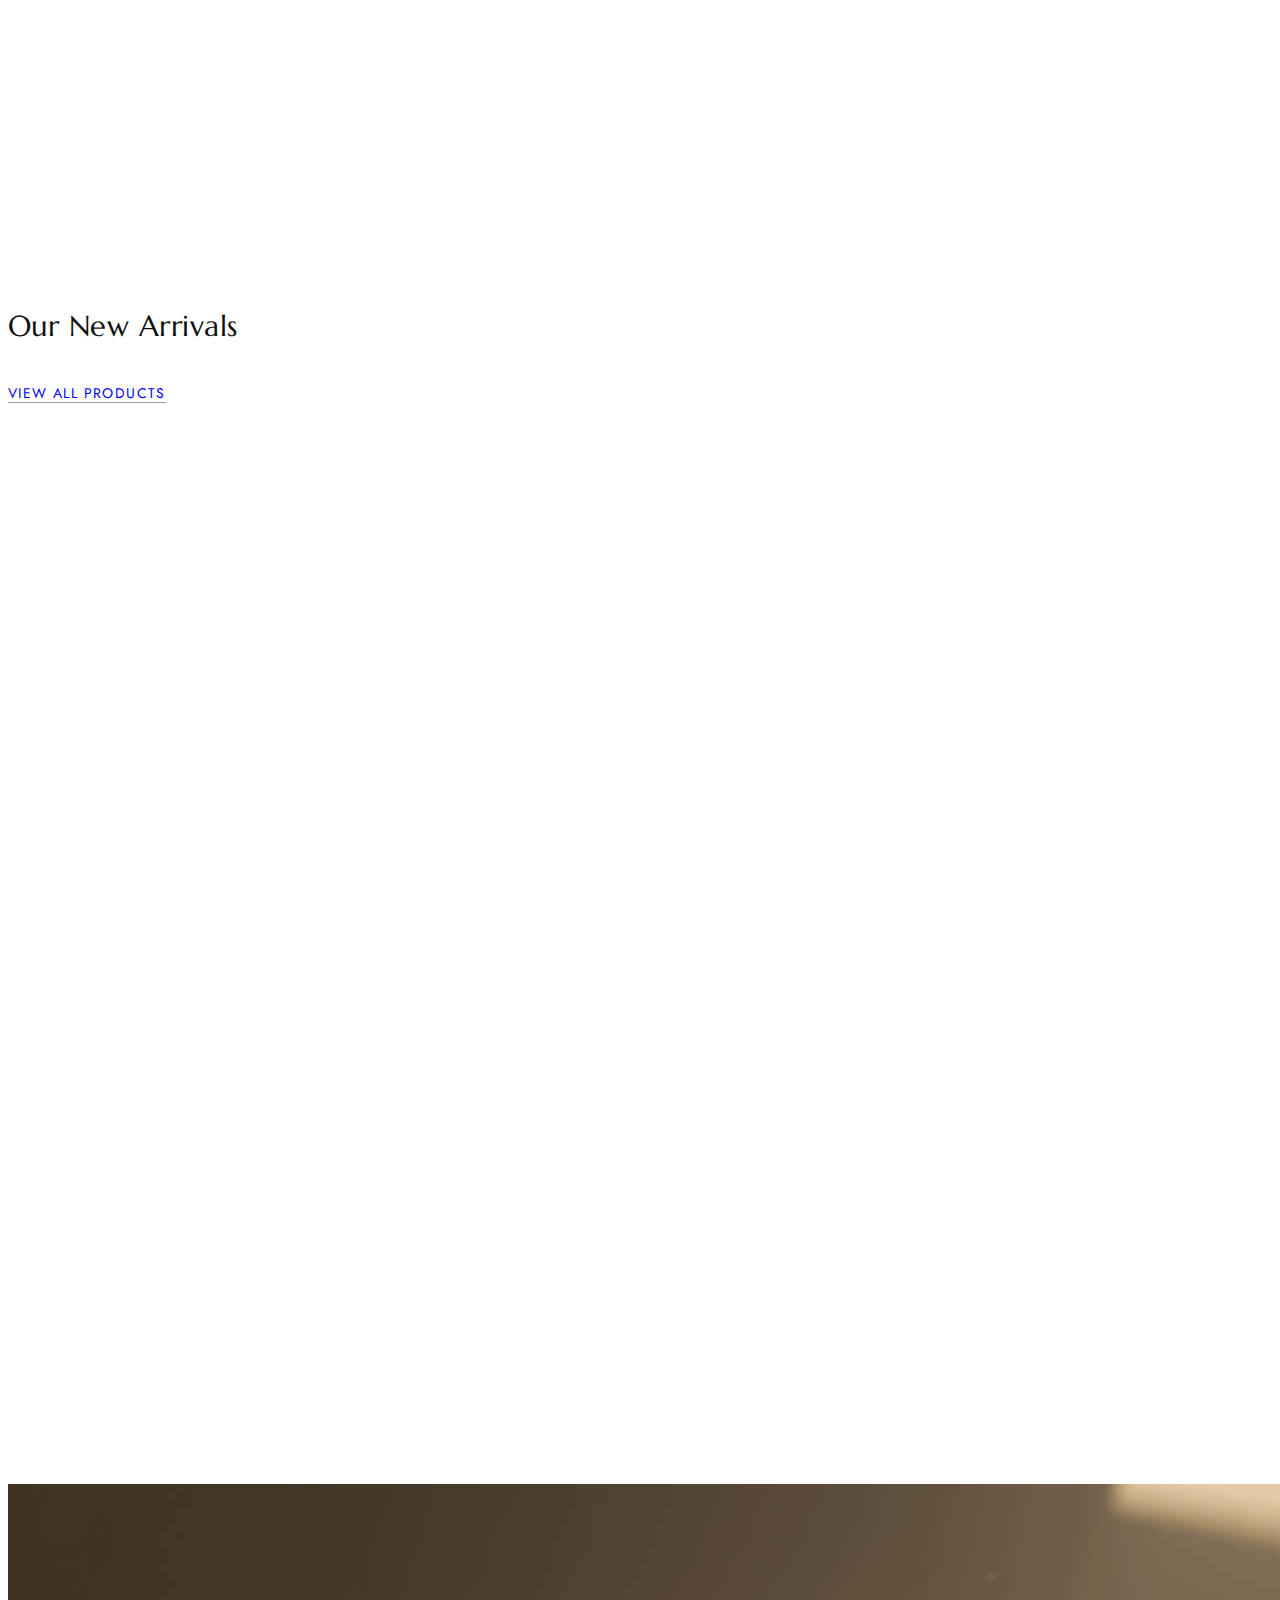
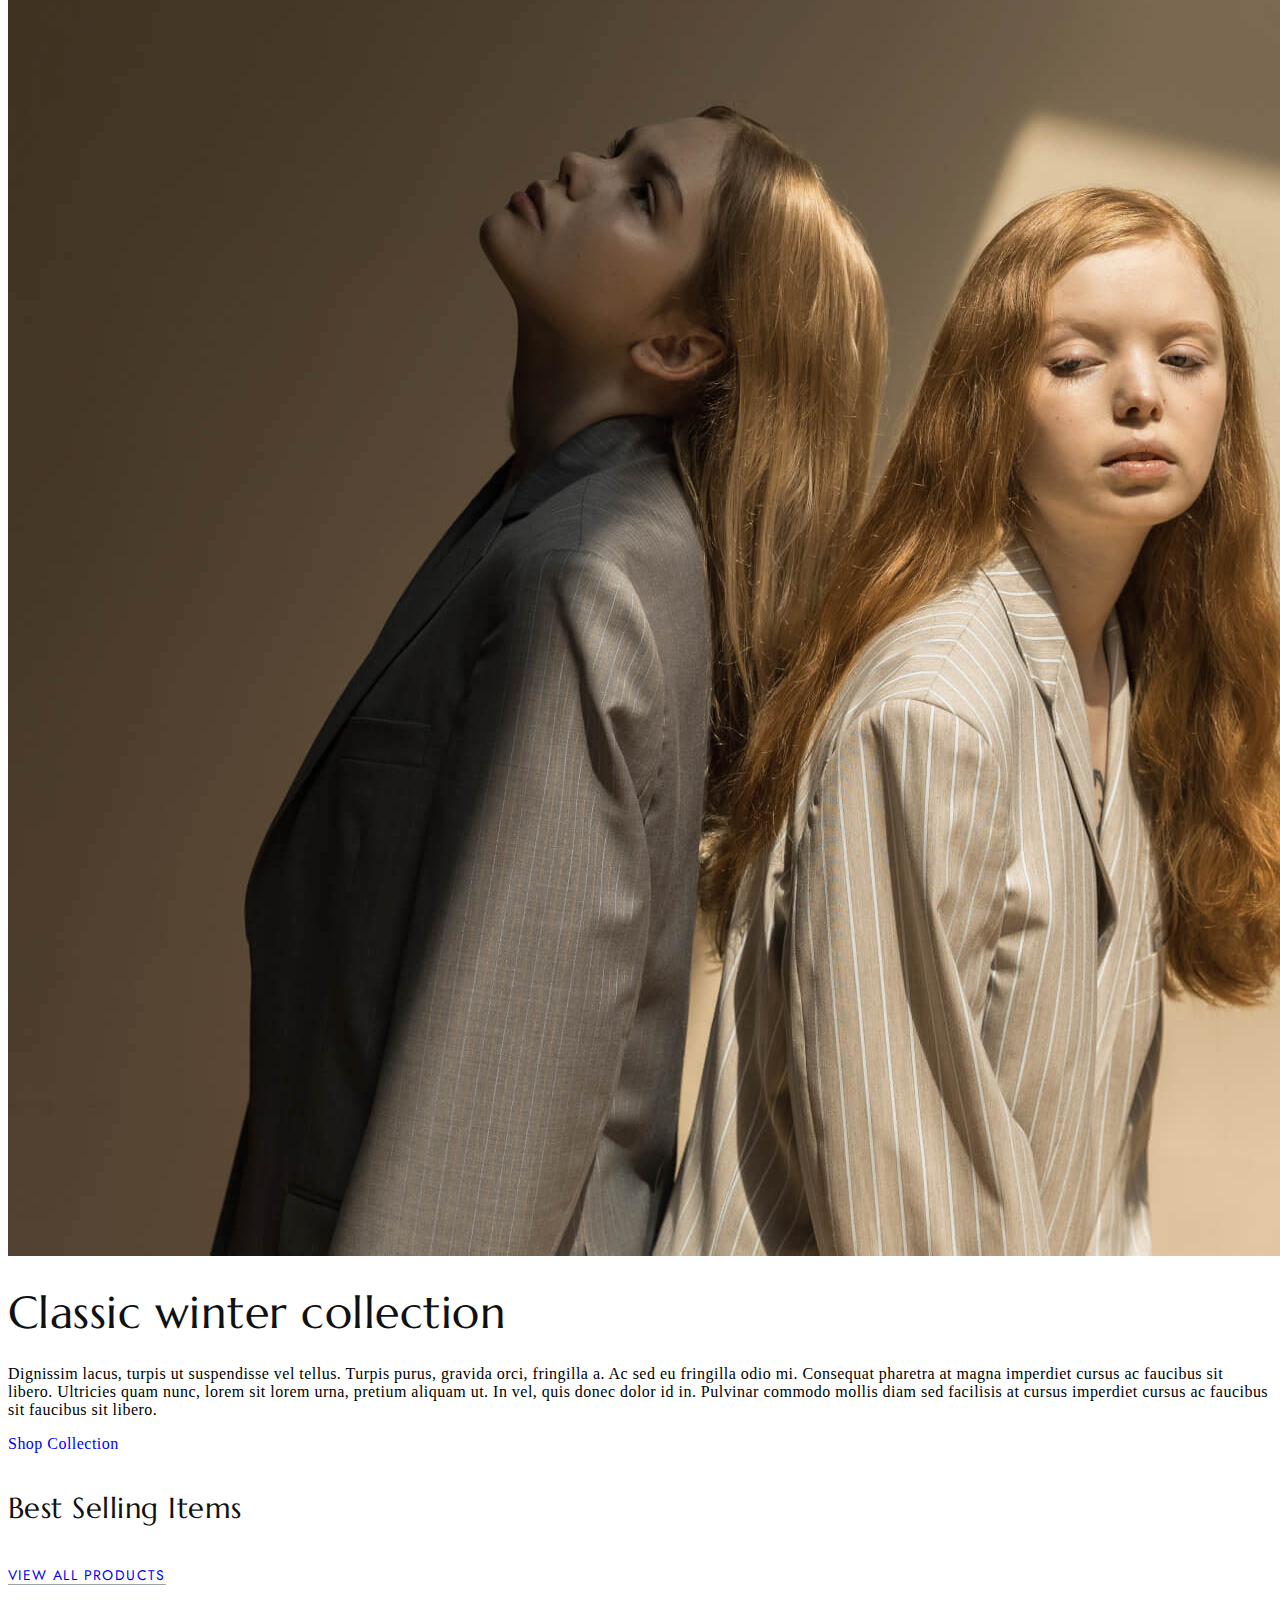
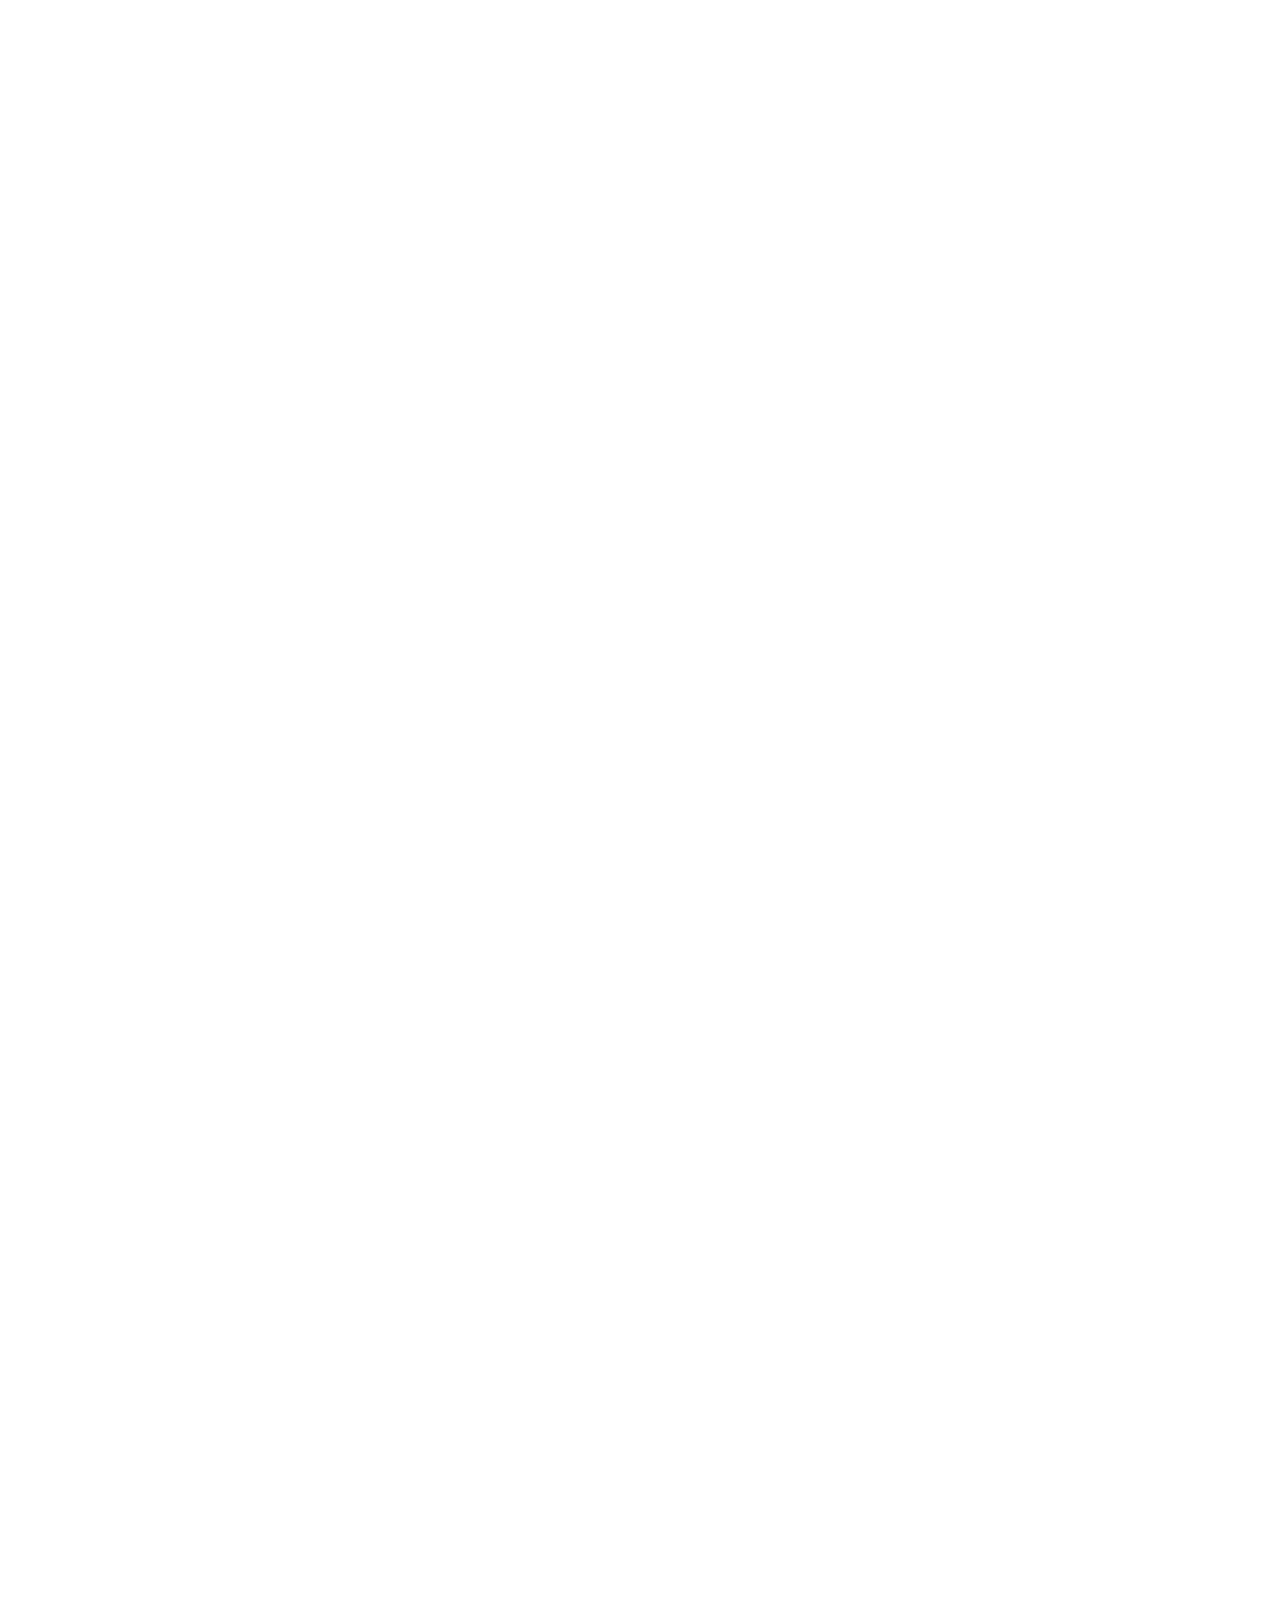
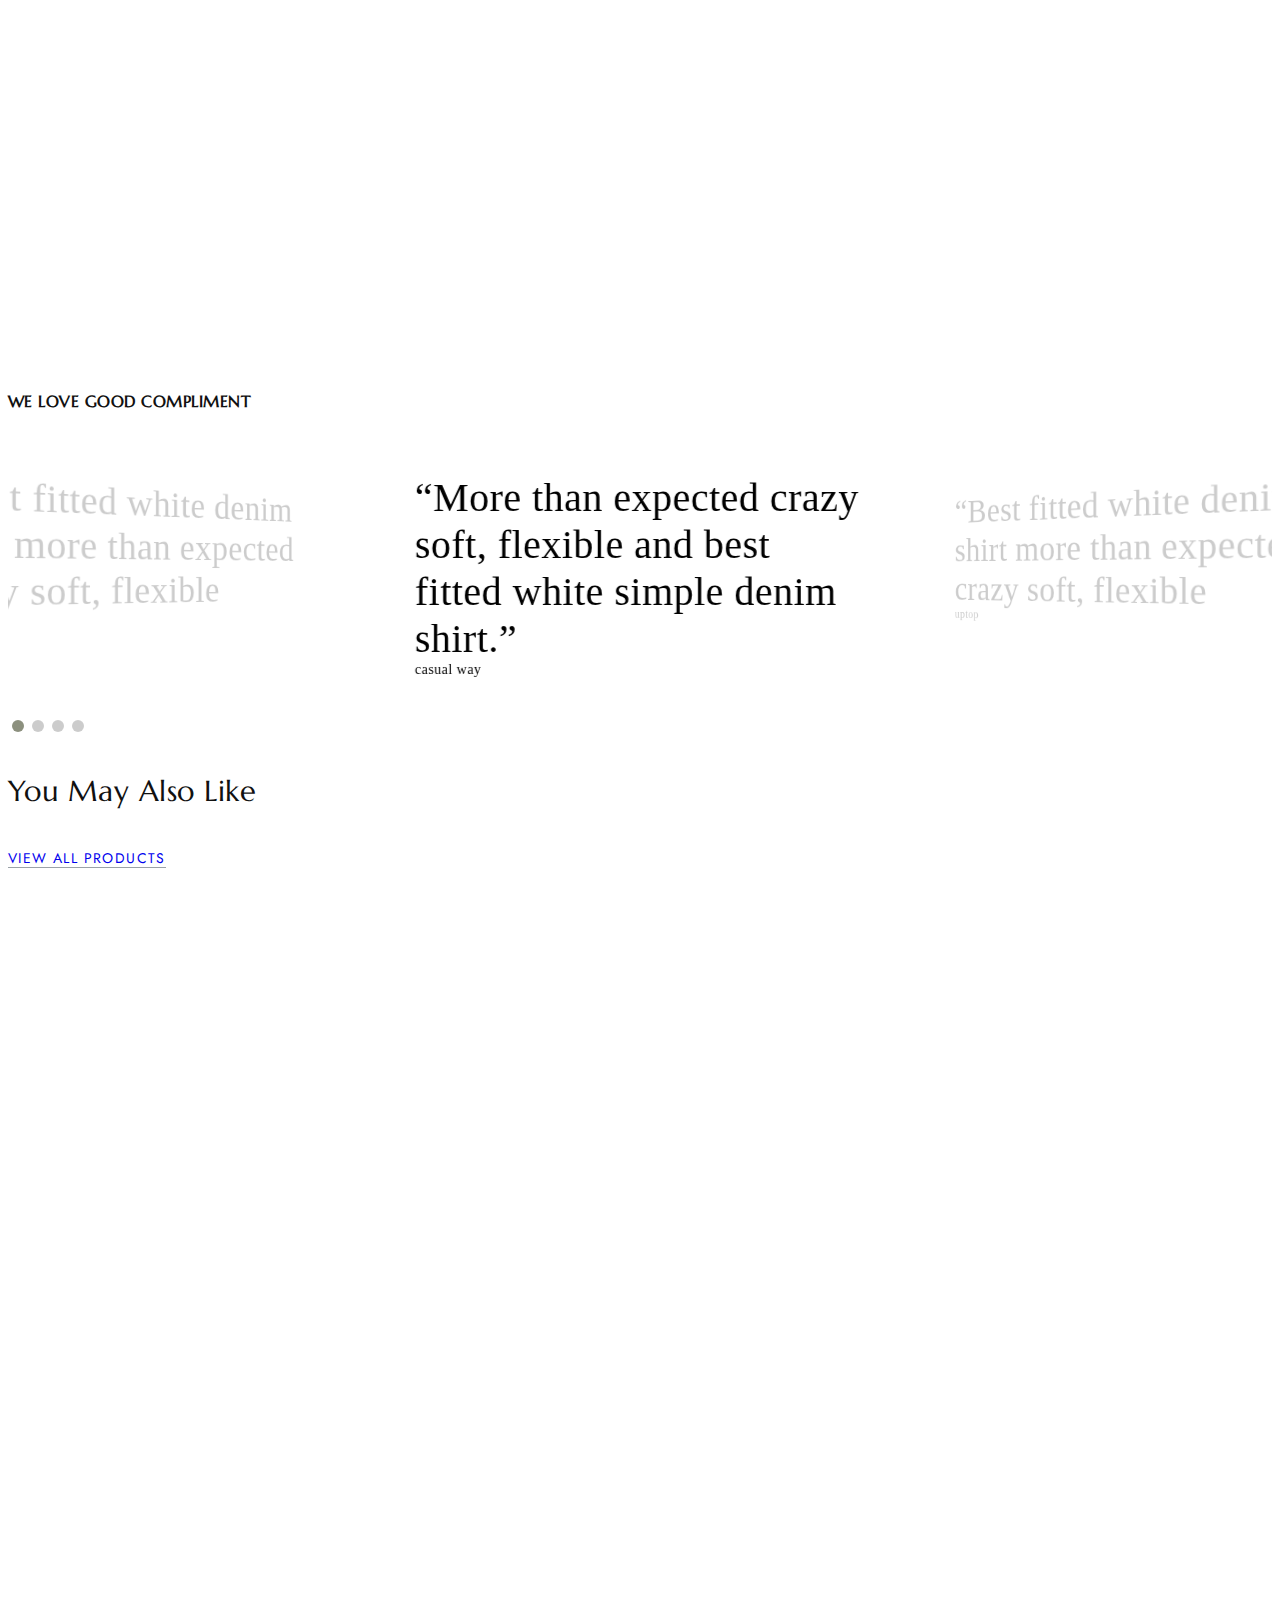
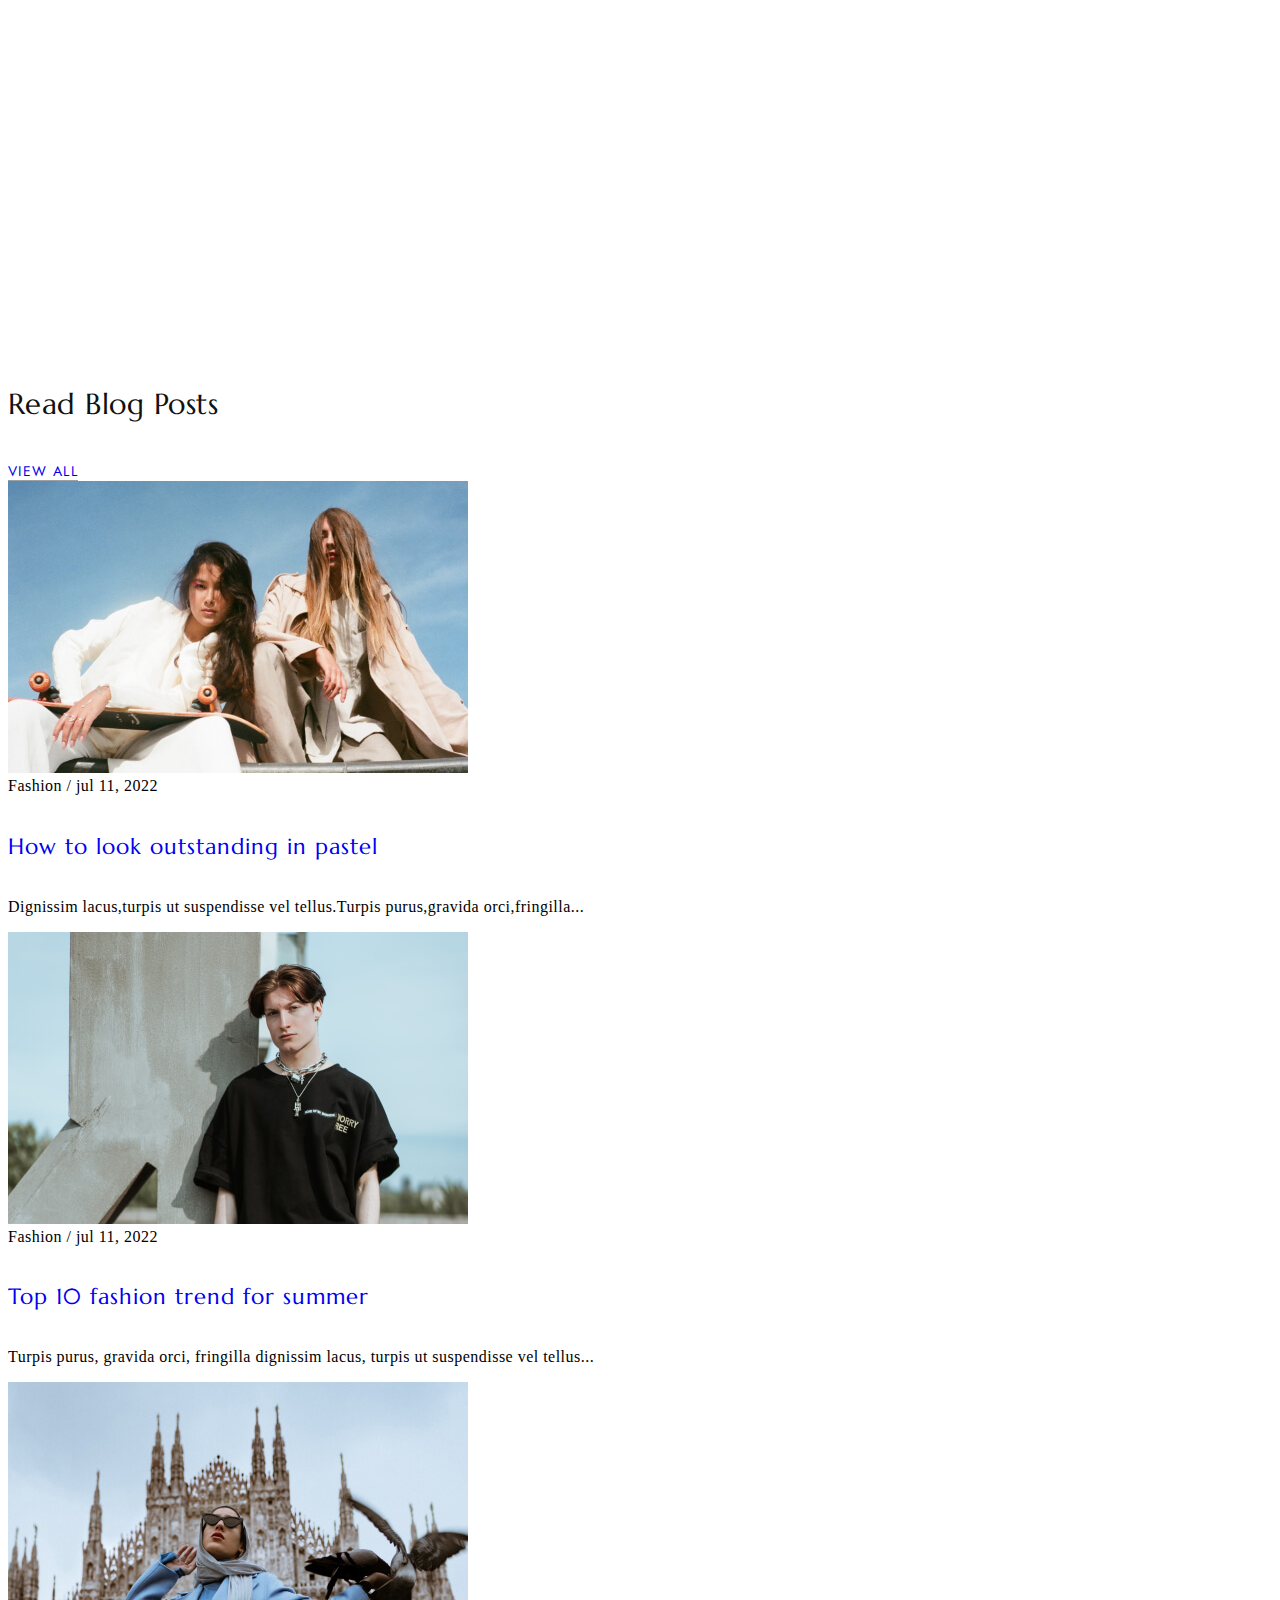
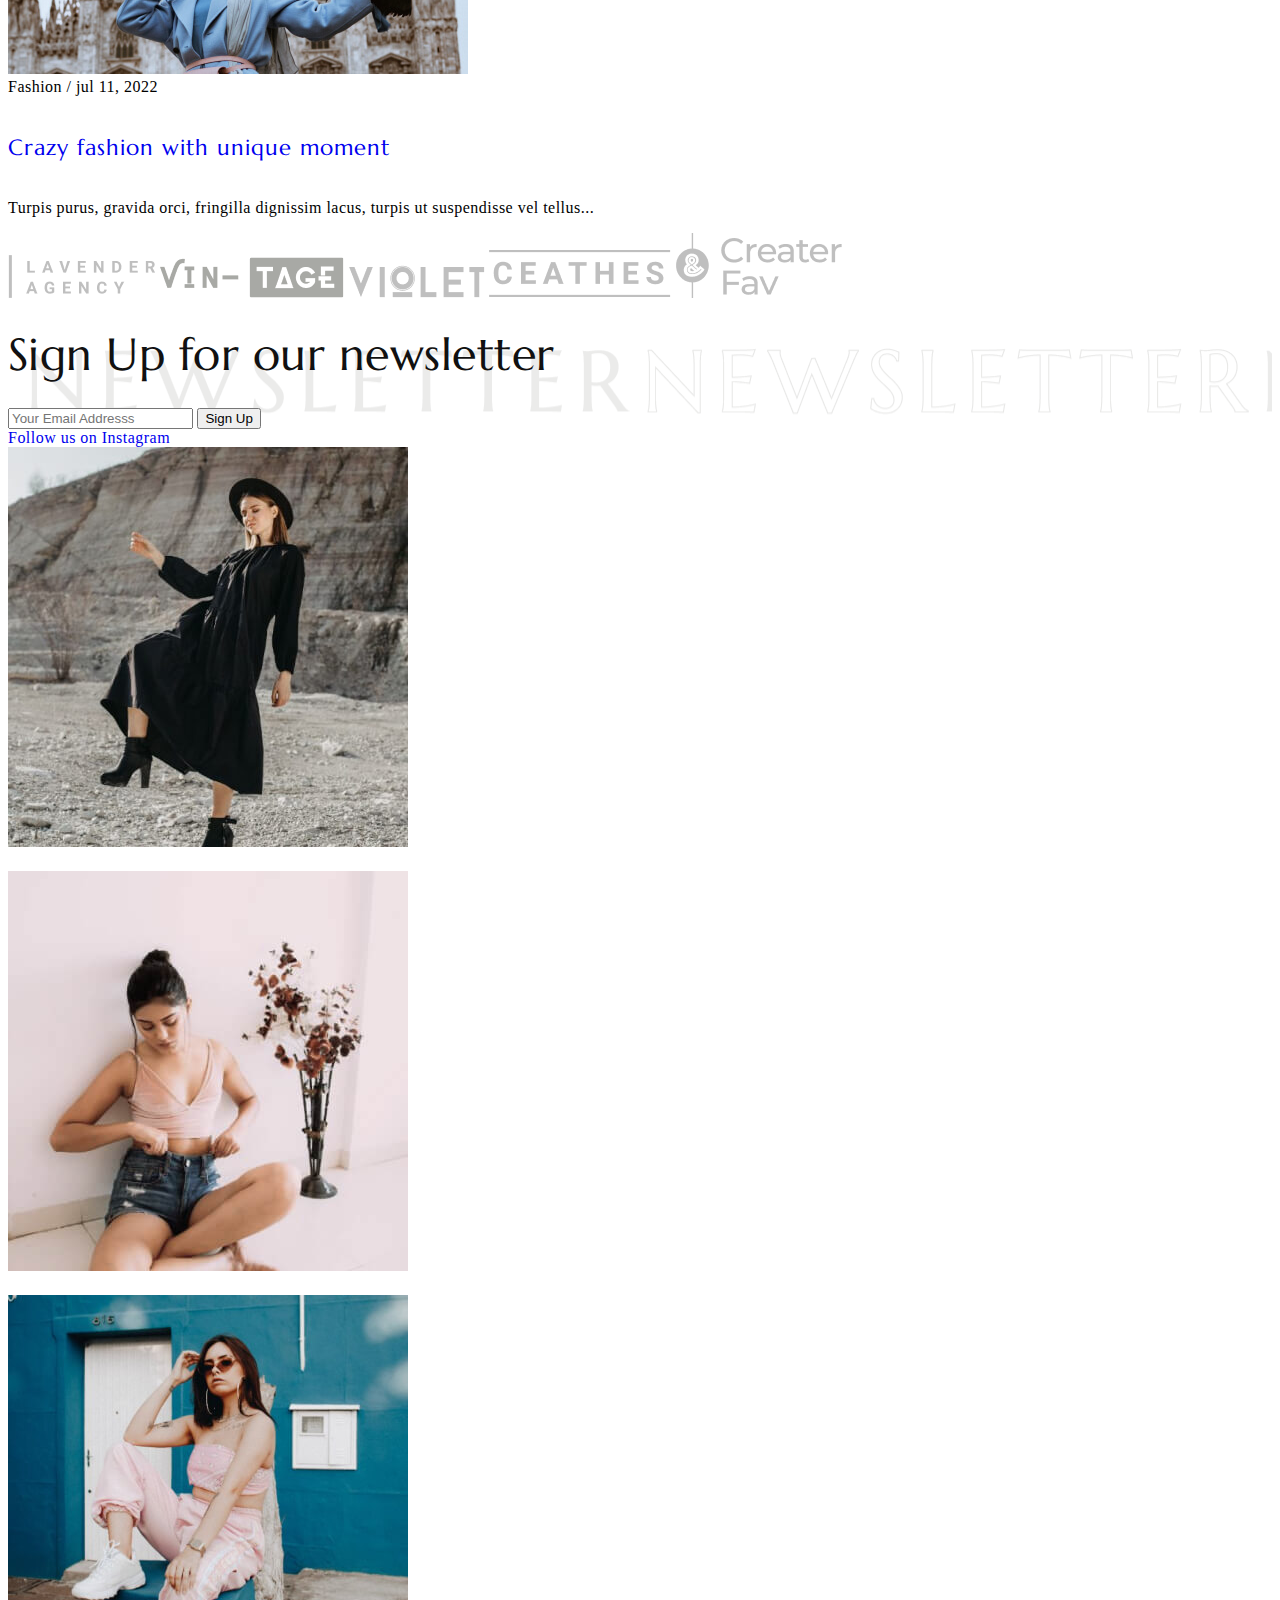
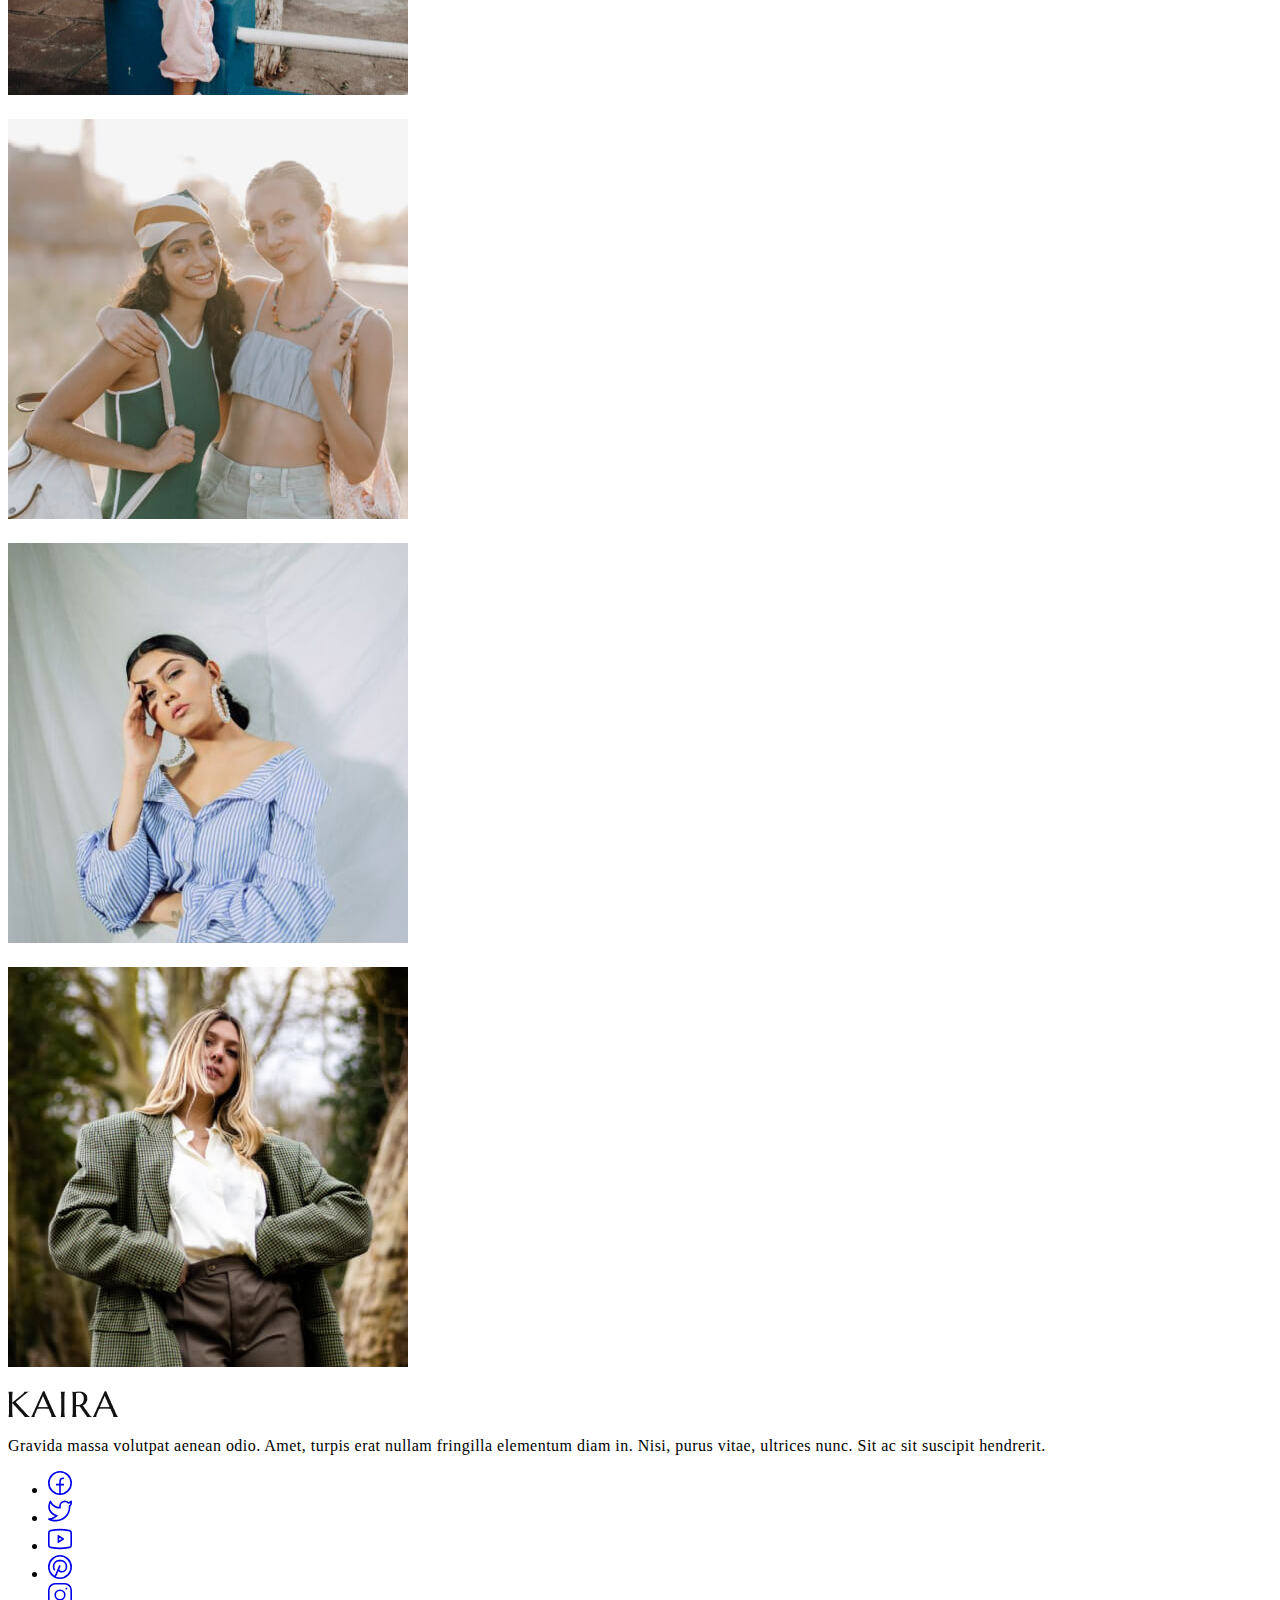
<file: kaira-1.0.0/kaira-1.0.0/index.html>
<!DOCTYPE html>
<html lang="en">

<head>
  <title>Kaira - Bootstrap 5 Fashion Store HTML CSS Template</title>
  <meta charset="utf-8">
  <meta http-equiv="X-UA-Compatible" content="IE=edge">
  <meta name="viewport" content="width=device-width, initial-scale=1.0">
  <meta name="format-detection" content="telephone=no">
  <meta name="apple-mobile-web-app-capable" content="yes">
  <meta name="author" content="TemplatesJungle">
  <meta name="keywords" content="ecommerce,fashion,store">
  <meta name="description" content="Bootstrap 5 Fashion Store HTML CSS Template">
  <link href="https://cdn.jsdelivr.net/npm/bootstrap@5.3.0-alpha3/dist/css/bootstrap.min.css" rel="stylesheet"
    integrity="sha384-KK94CHFLLe+nY2dmCWGMq91rCGa5gtU4mk92HdvYe+M/SXH301p5ILy+dN9+nJOZ" crossorigin="anonymous">
  <link rel="stylesheet" type="text/css" href="css/vendor.css">
  <link rel="stylesheet" href="https://cdn.jsdelivr.net/npm/swiper@9/swiper-bundle.min.css" />
  <link rel="stylesheet" type="text/css" href="style.css">

  <link rel="preconnect" href="https://fonts.googleapis.com">
  <link rel="preconnect" href="https://fonts.gstatic.com" crossorigin>
  <link
    href="https://fonts.googleapis.com/css2?family=Jost:ital,wght@0,300;0,400;0,500;0,700;1,300;1,400;1,500;1,700&family=Marcellus&display=swap"
    rel="stylesheet">
</head>

<body class="homepage">
  <svg xmlns="http://www.w3.org/2000/svg" style="display: none;">
    <defs>
      <symbol xmlns="http://www.w3.org/2000/svg" id="instagram" viewBox="0 0 15 15">
        <path fill="none" stroke="currentColor"
          d="M11 3.5h1M4.5.5h6a4 4 0 0 1 4 4v6a4 4 0 0 1-4 4h-6a4 4 0 0 1-4-4v-6a4 4 0 0 1 4-4Zm3 10a3 3 0 1 1 0-6a3 3 0 0 1 0 6Z" />
      </symbol>
      <symbol xmlns="http://www.w3.org/2000/svg" id="facebook" viewBox="0 0 15 15">
        <path fill="none" stroke="currentColor"
          d="M7.5 14.5a7 7 0 1 1 0-14a7 7 0 0 1 0 14Zm0 0v-8a2 2 0 0 1 2-2h.5m-5 4h5" />
      </symbol>
      <symbol xmlns="http://www.w3.org/2000/svg" id="twitter" viewBox="0 0 15 15">
        <path fill="currentColor"
          d="m14.478 1.5l.5-.033a.5.5 0 0 0-.871-.301l.371.334Zm-.498 2.959a.5.5 0 1 0-1 0h1Zm-6.49.082h-.5h.5Zm0 .959h.5h-.5Zm-6.99 7V12a.5.5 0 0 0-.278.916L.5 12.5Zm.998-11l.469-.175a.5.5 0 0 0-.916-.048l.447.223Zm3.994 9l.354.353a.5.5 0 0 0-.195-.827l-.159.474Zm7.224-8.027l-.37.336l.18.199l.265-.04l-.075-.495Zm1.264-.94c.051.778.003 1.25-.123 1.606c-.122.345-.336.629-.723 1l.692.722c.438-.42.776-.832.974-1.388c.193-.546.232-1.178.177-2.006l-.998.066Zm0 3.654V4.46h-1v.728h1Zm-6.99-.646V5.5h1v-.959h-1Zm0 .959V6h1v-.5h-1ZM10.525 1a3.539 3.539 0 0 0-3.537 3.541h1A2.539 2.539 0 0 1 10.526 2V1Zm2.454 4.187C12.98 9.503 9.487 13 5.18 13v1c4.86 0 8.8-3.946 8.8-8.813h-1ZM1.03 1.675C1.574 3.127 3.614 6 7.49 6V5C4.174 5 2.421 2.54 1.966 1.325l-.937.35Zm.021-.398C.004 3.373-.157 5.407.604 7.139c.759 1.727 2.392 3.055 4.73 3.835l.317-.948c-2.155-.72-3.518-1.892-4.132-3.29c-.612-1.393-.523-3.11.427-5.013l-.895-.446Zm4.087 8.87C4.536 10.75 2.726 12 .5 12v1c2.566 0 4.617-1.416 5.346-2.147l-.708-.706Zm7.949-8.009A3.445 3.445 0 0 0 10.526 1v1c.721 0 1.37.311 1.82.809l.74-.671Zm-.296.83a3.513 3.513 0 0 0 2.06-1.134l-.744-.668a2.514 2.514 0 0 1-1.466.813l.15.989ZM.222 12.916C1.863 14.01 3.583 14 5.18 14v-1c-1.63 0-3.048-.011-4.402-.916l-.556.832Z" />
      </symbol>
      <symbol xmlns="http://www.w3.org/2000/svg" id="pinterest" viewBox="0 0 15 15">
        <path fill="none" stroke="currentColor"
          d="m4.5 13.5l3-7m-3.236 3a2.989 2.989 0 0 1-.764-2V7A3.5 3.5 0 0 1 7 3.5h1A3.5 3.5 0 0 1 11.5 7v.5a3 3 0 0 1-3 3a2.081 2.081 0 0 1-1.974-1.423L6.5 9m1 5.5a7 7 0 1 1 0-14a7 7 0 0 1 0 14Z" />
      </symbol>
      <symbol xmlns="http://www.w3.org/2000/svg" id="youtube" viewBox="0 0 15 15">
        <path fill="currentColor"
          d="m1.61 12.738l-.104.489l.105-.489Zm11.78 0l.104.489l-.105-.489Zm0-10.476l.104-.489l-.105.489Zm-11.78 0l.106.489l-.105-.489ZM6.5 5.5l.277-.416A.5.5 0 0 0 6 5.5h.5Zm0 4H6a.5.5 0 0 0 .777.416L6.5 9.5Zm3-2l.277.416a.5.5 0 0 0 0-.832L9.5 7.5ZM0 3.636v7.728h1V3.636H0Zm15 7.728V3.636h-1v7.728h1ZM1.506 13.227c3.951.847 8.037.847 11.988 0l-.21-.978a27.605 27.605 0 0 1-11.568 0l-.21.978ZM13.494 1.773a28.606 28.606 0 0 0-11.988 0l.21.978a27.607 27.607 0 0 1 11.568 0l.21-.978ZM15 3.636c0-.898-.628-1.675-1.506-1.863l-.21.978c.418.09.716.458.716.885h1Zm-1 7.728a.905.905 0 0 1-.716.885l.21.978A1.905 1.905 0 0 0 15 11.364h-1Zm-14 0c0 .898.628 1.675 1.506 1.863l.21-.978A.905.905 0 0 1 1 11.364H0Zm1-7.728c0-.427.298-.796.716-.885l-.21-.978A1.905 1.905 0 0 0 0 3.636h1ZM6 5.5v4h1v-4H6Zm.777 4.416l3-2l-.554-.832l-3 2l.554.832Zm3-2.832l-3-2l-.554.832l3 2l.554-.832Z" />
      </symbol>
      <symbol xmlns="http://www.w3.org/2000/svg" id="dribble" viewBox="0 0 15 15">
        <path fill="none" stroke="currentColor" stroke-linecap="round" stroke-linejoin="round"
          d="M4.839 1.024c3.346 4.041 5.096 7.922 5.704 12.782M.533 6.82c5.985-.138 9.402-1.083 11.97-4.216M2.7 12.594c3.221-4.902 7.171-5.65 11.755-4.293M14.5 7.5a7 7 0 1 0-14 0a7 7 0 0 0 14 0Z" />
      </symbol>
      <symbol xmlns="http://www.w3.org/2000/svg" id="calendar" viewBox="0 0 24 24">
        <g fill="none" stroke="currentColor" stroke-linecap="round" stroke-linejoin="round" stroke-width="2">
          <rect width="20" height="18" x="2" y="4" rx="4" />
          <path d="M8 2v4m8-4v4M2 10h20" />
        </g>
      </symbol>
      <symbol xmlns="http://www.w3.org/2000/svg" id="shopping-bag" viewBox="0 0 24 24">
        <g fill="none" stroke="currentColor" stroke-linecap="round" stroke-linejoin="round" stroke-width="2">
          <path
            d="M3.977 9.84A2 2 0 0 1 5.971 8h12.058a2 2 0 0 1 1.994 1.84l.803 10A2 2 0 0 1 18.833 22H5.167a2 2 0 0 1-1.993-2.16l.803-10Z" />
          <path d="M16 11V6a4 4 0 0 0-4-4v0a4 4 0 0 0-4 4v5" />
        </g>
      </symbol>
      <symbol xmlns="http://www.w3.org/2000/svg" id="gift" viewBox="0 0 24 24">
        <g fill="none" stroke="currentColor" stroke-linecap="round" stroke-linejoin="round" stroke-width="2">
          <rect width="18" height="14" x="3" y="8" rx="2" />
          <path d="M12 5a3 3 0 1 0-3 3m6 0a3 3 0 1 0-3-3m0 0v17m9-7H3" />
        </g>
      </symbol>
      <symbol xmlns="http://www.w3.org/2000/svg" id="arrow-cycle" viewBox="0 0 24 24">
        <g fill="none" stroke="currentColor" stroke-linecap="round" stroke-linejoin="round" stroke-width="2">
          <path
            d="M22 12c0 6-4.39 10-9.806 10C7.792 22 4.24 19.665 3 16m-1-4C2 6 6.39 2 11.806 2C16.209 2 19.76 4.335 21 8" />
          <path d="m7 17l-4-1l-1 4M17 7l4 1l1-4" />
        </g>
      </symbol>
      <symbol xmlns="http://www.w3.org/2000/svg" id="link" viewBox="0 0 24 24">
        <path fill="currentColor"
          d="M12 19a1 1 0 1 0-1-1a1 1 0 0 0 1 1Zm5 0a1 1 0 1 0-1-1a1 1 0 0 0 1 1Zm0-4a1 1 0 1 0-1-1a1 1 0 0 0 1 1Zm-5 0a1 1 0 1 0-1-1a1 1 0 0 0 1 1Zm7-12h-1V2a1 1 0 0 0-2 0v1H8V2a1 1 0 0 0-2 0v1H5a3 3 0 0 0-3 3v14a3 3 0 0 0 3 3h14a3 3 0 0 0 3-3V6a3 3 0 0 0-3-3Zm1 17a1 1 0 0 1-1 1H5a1 1 0 0 1-1-1v-9h16Zm0-11H4V6a1 1 0 0 1 1-1h1v1a1 1 0 0 0 2 0V5h8v1a1 1 0 0 0 2 0V5h1a1 1 0 0 1 1 1ZM7 15a1 1 0 1 0-1-1a1 1 0 0 0 1 1Zm0 4a1 1 0 1 0-1-1a1 1 0 0 0 1 1Z" />
      </symbol>
      <symbol xmlns="http://www.w3.org/2000/svg" id="arrow-left" viewBox="0 0 24 24">
        <path fill="currentColor"
          d="M17 11H9.41l3.3-3.29a1 1 0 1 0-1.42-1.42l-5 5a1 1 0 0 0-.21.33a1 1 0 0 0 0 .76a1 1 0 0 0 .21.33l5 5a1 1 0 0 0 1.42 0a1 1 0 0 0 0-1.42L9.41 13H17a1 1 0 0 0 0-2Z" />
      </symbol>
      <symbol xmlns="http://www.w3.org/2000/svg" id="arrow-right" viewBox="0 0 24 24">
        <path fill="currentColor"
          d="M17.92 11.62a1 1 0 0 0-.21-.33l-5-5a1 1 0 0 0-1.42 1.42l3.3 3.29H7a1 1 0 0 0 0 2h7.59l-3.3 3.29a1 1 0 0 0 0 1.42a1 1 0 0 0 1.42 0l5-5a1 1 0 0 0 .21-.33a1 1 0 0 0 0-.76Z" />
      </symbol>
      <symbol xmlns="http://www.w3.org/2000/svg" id="play" viewBox="0 0 24 24">
        <g fill="none" fill-rule="evenodd">
          <path
            d="M24 0v24H0V0h24ZM12.593 23.258l-.011.002l-.071.035l-.02.004l-.014-.004l-.071-.035c-.01-.004-.019-.001-.024.005l-.004.01l-.017.428l.005.02l.01.013l.104.074l.015.004l.012-.004l.104-.074l.012-.016l.004-.017l-.017-.427c-.002-.01-.009-.017-.017-.018Zm.265-.113l-.013.002l-.185.093l-.01.01l-.003.011l.018.43l.005.012l.008.007l.201.093c.012.004.023 0 .029-.008l.004-.014l-.034-.614c-.003-.012-.01-.02-.02-.022Zm-.715.002a.023.023 0 0 0-.027.006l-.006.014l-.034.614c0 .012.007.02.017.024l.015-.002l.201-.093l.01-.008l.004-.011l.017-.43l-.003-.012l-.01-.01l-.184-.092Z" />
          <path fill="currentColor"
            d="M5.669 4.76a1.469 1.469 0 0 1 2.04-1.177c1.062.454 3.442 1.533 6.462 3.276c3.021 1.744 5.146 3.267 6.069 3.958c.788.591.79 1.763.001 2.356c-.914.687-3.013 2.19-6.07 3.956c-3.06 1.766-5.412 2.832-6.464 3.28c-.906.387-1.92-.2-2.038-1.177c-.138-1.142-.396-3.735-.396-7.237c0-3.5.257-6.092.396-7.235Z" />
        </g>
      </symbol>
      <symbol xmlns="http://www.w3.org/2000/svg" id="category" viewBox="0 0 24 24">
        <path fill="currentColor"
          d="M19 5.5h-6.28l-.32-1a3 3 0 0 0-2.84-2H5a3 3 0 0 0-3 3v13a3 3 0 0 0 3 3h14a3 3 0 0 0 3-3v-10a3 3 0 0 0-3-3Zm1 13a1 1 0 0 1-1 1H5a1 1 0 0 1-1-1v-13a1 1 0 0 1 1-1h4.56a1 1 0 0 1 .95.68l.54 1.64a1 1 0 0 0 .95.68h7a1 1 0 0 1 1 1Z" />
      </symbol>
      <symbol xmlns="http://www.w3.org/2000/svg" id="calendar" viewBox="0 0 24 24">
        <path fill="currentColor"
          d="M19 4h-2V3a1 1 0 0 0-2 0v1H9V3a1 1 0 0 0-2 0v1H5a3 3 0 0 0-3 3v12a3 3 0 0 0 3 3h14a3 3 0 0 0 3-3V7a3 3 0 0 0-3-3Zm1 15a1 1 0 0 1-1 1H5a1 1 0 0 1-1-1v-7h16Zm0-9H4V7a1 1 0 0 1 1-1h2v1a1 1 0 0 0 2 0V6h6v1a1 1 0 0 0 2 0V6h2a1 1 0 0 1 1 1Z" />
      </symbol>
      <symbol xmlns="http://www.w3.org/2000/svg" id="heart" viewBox="0 0 24 24">
        <path fill="currentColor"
          d="M20.16 4.61A6.27 6.27 0 0 0 12 4a6.27 6.27 0 0 0-8.16 9.48l7.45 7.45a1 1 0 0 0 1.42 0l7.45-7.45a6.27 6.27 0 0 0 0-8.87Zm-1.41 7.46L12 18.81l-6.75-6.74a4.28 4.28 0 0 1 3-7.3a4.25 4.25 0 0 1 3 1.25a1 1 0 0 0 1.42 0a4.27 4.27 0 0 1 6 6.05Z" />
      </symbol>
      <symbol xmlns="http://www.w3.org/2000/svg" id="plus" viewBox="0 0 24 24">
        <path fill="currentColor"
          d="M19 11h-6V5a1 1 0 0 0-2 0v6H5a1 1 0 0 0 0 2h6v6a1 1 0 0 0 2 0v-6h6a1 1 0 0 0 0-2Z" />
      </symbol>
      <symbol xmlns="http://www.w3.org/2000/svg" id="minus" viewBox="0 0 24 24">
        <path fill="currentColor" d="M19 11H5a1 1 0 0 0 0 2h14a1 1 0 0 0 0-2Z" />
      </symbol>
      <symbol xmlns="http://www.w3.org/2000/svg" id="cart" viewBox="0 0 24 24">
        <path fill="currentColor"
          d="M8.5 19a1.5 1.5 0 1 0 1.5 1.5A1.5 1.5 0 0 0 8.5 19ZM19 16H7a1 1 0 0 1 0-2h8.491a3.013 3.013 0 0 0 2.885-2.176l1.585-5.55A1 1 0 0 0 19 5H6.74a3.007 3.007 0 0 0-2.82-2H3a1 1 0 0 0 0 2h.921a1.005 1.005 0 0 1 .962.725l.155.545v.005l1.641 5.742A3 3 0 0 0 7 18h12a1 1 0 0 0 0-2Zm-1.326-9l-1.22 4.274a1.005 1.005 0 0 1-.963.726H8.754l-.255-.892L7.326 7ZM16.5 19a1.5 1.5 0 1 0 1.5 1.5a1.5 1.5 0 0 0-1.5-1.5Z" />
      </symbol>
      <symbol xmlns="http://www.w3.org/2000/svg" id="check" viewBox="0 0 24 24">
        <path fill="currentColor"
          d="M18.71 7.21a1 1 0 0 0-1.42 0l-7.45 7.46l-3.13-3.14A1 1 0 1 0 5.29 13l3.84 3.84a1 1 0 0 0 1.42 0l8.16-8.16a1 1 0 0 0 0-1.47Z" />
      </symbol>
      <symbol xmlns="http://www.w3.org/2000/svg" id="trash" viewBox="0 0 24 24">
        <path fill="currentColor"
          d="M10 18a1 1 0 0 0 1-1v-6a1 1 0 0 0-2 0v6a1 1 0 0 0 1 1ZM20 6h-4V5a3 3 0 0 0-3-3h-2a3 3 0 0 0-3 3v1H4a1 1 0 0 0 0 2h1v11a3 3 0 0 0 3 3h8a3 3 0 0 0 3-3V8h1a1 1 0 0 0 0-2ZM10 5a1 1 0 0 1 1-1h2a1 1 0 0 1 1 1v1h-4Zm7 14a1 1 0 0 1-1 1H8a1 1 0 0 1-1-1V8h10Zm-3-1a1 1 0 0 0 1-1v-6a1 1 0 0 0-2 0v6a1 1 0 0 0 1 1Z" />
      </symbol>
      <symbol xmlns="http://www.w3.org/2000/svg" id="star-outline" viewBox="0 0 15 15">
        <path fill="none" stroke="currentColor" stroke-linecap="round" stroke-linejoin="round"
          d="M7.5 9.804L5.337 11l.413-2.533L4 6.674l2.418-.37L7.5 4l1.082 2.304l2.418.37l-1.75 1.793L9.663 11L7.5 9.804Z" />
      </symbol>
      <symbol xmlns="http://www.w3.org/2000/svg" id="star-solid" viewBox="0 0 15 15">
        <path fill="currentColor"
          d="M7.953 3.788a.5.5 0 0 0-.906 0L6.08 5.85l-2.154.33a.5.5 0 0 0-.283.843l1.574 1.613l-.373 2.284a.5.5 0 0 0 .736.518l1.92-1.063l1.921 1.063a.5.5 0 0 0 .736-.519l-.373-2.283l1.574-1.613a.5.5 0 0 0-.283-.844L8.921 5.85l-.968-2.062Z" />
      </symbol>
      <symbol xmlns="http://www.w3.org/2000/svg" id="search" viewBox="0 0 24 24">
        <path fill="currentColor"
          d="M21.71 20.29L18 16.61A9 9 0 1 0 16.61 18l3.68 3.68a1 1 0 0 0 1.42 0a1 1 0 0 0 0-1.39ZM11 18a7 7 0 1 1 7-7a7 7 0 0 1-7 7Z" />
      </symbol>
      <symbol xmlns="http://www.w3.org/2000/svg" id="user" viewBox="0 0 24 24">
        <path fill="currentColor"
          d="M15.71 12.71a6 6 0 1 0-7.42 0a10 10 0 0 0-6.22 8.18a1 1 0 0 0 2 .22a8 8 0 0 1 15.9 0a1 1 0 0 0 1 .89h.11a1 1 0 0 0 .88-1.1a10 10 0 0 0-6.25-8.19ZM12 12a4 4 0 1 1 4-4a4 4 0 0 1-4 4Z" />
      </symbol>
      <symbol xmlns="http://www.w3.org/2000/svg" id="close" viewBox="0 0 15 15">
        <path fill="currentColor"
          d="M7.953 3.788a.5.5 0 0 0-.906 0L6.08 5.85l-2.154.33a.5.5 0 0 0-.283.843l1.574 1.613l-.373 2.284a.5.5 0 0 0 .736.518l1.92-1.063l1.921 1.063a.5.5 0 0 0 .736-.519l-.373-2.283l1.574-1.613a.5.5 0 0 0-.283-.844L8.921 5.85l-.968-2.062Z" />
      </symbol>
    </defs>
  </svg>

  <div class="preloader text-white fs-6 text-uppercase overflow-hidden"></div>

  <div class="search-popup">
    <div class="search-popup-container">

      <form role="search" method="get" class="form-group" action="">
        <input type="search" id="search-form" class="form-control border-0 border-bottom"
          placeholder="Type and press enter" value="" name="s" />
        <button type="submit" class="search-submit border-0 position-absolute bg-white"
          style="top: 15px;right: 15px;"><svg class="search" width="24" height="24">
            <use xlink:href="#search"></use>
          </svg></button>
      </form>

      <h5 class="cat-list-title">Browse Categories</h5>

      <ul class="cat-list">
        <li class="cat-list-item">
          <a href="#" title="Jackets">Jackets</a>
        </li>
        <li class="cat-list-item">
          <a href="#" title="T-shirts">T-shirts</a>
        </li>
        <li class="cat-list-item">
          <a href="#" title="Handbags">Handbags</a>
        </li>
        <li class="cat-list-item">
          <a href="#" title="Accessories">Accessories</a>
        </li>
        <li class="cat-list-item">
          <a href="#" title="Cosmetics">Cosmetics</a>
        </li>
        <li class="cat-list-item">
          <a href="#" title="Dresses">Dresses</a>
        </li>
        <li class="cat-list-item">
          <a href="#" title="Jumpsuits">Jumpsuits</a>
        </li>
      </ul>

    </div>
  </div>

  <div class="offcanvas offcanvas-end" data-bs-scroll="true" tabindex="-1" id="offcanvasCart" aria-labelledby="My Cart">
    <div class="offcanvas-header justify-content-center">
      <button type="button" class="btn-close" data-bs-dismiss="offcanvas" aria-label="Close"></button>
    </div>
    <div class="offcanvas-body">
      <div class="order-md-last">
        <h4 class="d-flex justify-content-between align-items-center mb-3">
          <span class="text-primary">Your cart</span>
          <span class="badge bg-primary rounded-pill">3</span>
        </h4>
        <ul class="list-group mb-3">
          <li class="list-group-item d-flex justify-content-between lh-sm">
            <div>
              <h6 class="my-0">Growers cider</h6>
              <small class="text-body-secondary">Brief description</small>
            </div>
            <span class="text-body-secondary">$12</span>
          </li>
          <li class="list-group-item d-flex justify-content-between lh-sm">
            <div>
              <h6 class="my-0">Fresh grapes</h6>
              <small class="text-body-secondary">Brief description</small>
            </div>
            <span class="text-body-secondary">$8</span>
          </li>
          <li class="list-group-item d-flex justify-content-between lh-sm">
            <div>
              <h6 class="my-0">Heinz tomato ketchup</h6>
              <small class="text-body-secondary">Brief description</small>
            </div>
            <span class="text-body-secondary">$5</span>
          </li>
          <li class="list-group-item d-flex justify-content-between">
            <span>Total (USD)</span>
            <strong>$20</strong>
          </li>
        </ul>

        <button class="w-100 btn btn-primary btn-lg" type="submit">Continue to Checkout</button>
      </div>
    </div>
  </div>

  <nav class="navbar navbar-expand-lg bg-light text-uppercase fs-6 p-3 border-bottom align-items-center">
    <div class="container-fluid">
      <div class="row justify-content-between align-items-center w-100">

        <div class="col-auto">
          <a class="navbar-brand text-white" href="index.html">
            <svg width="112" height="45" viewBox="0 0 112 45" xmlns="http://www.w3.org/2000/svg" fill="#111">
              <path
                d="M2.51367 34.9297C2.58398 34.6836 2.64844 34.3789 2.70703 34.0156C2.77734 33.6523 2.83594 33.2012 2.88281 32.6621C2.92969 32.123 2.96484 31.4844 2.98828 30.7461C3.01172 29.9961 3.02344 29.123 3.02344 28.127V16.6836C3.02344 15.6875 3.01172 14.8203 2.98828 14.082C2.96484 13.332 2.92969 12.6875 2.88281 12.1484C2.83594 11.5977 2.77734 11.1406 2.70703 10.7773C2.64844 10.4141 2.58398 10.1094 2.51367 9.86328V9.79297H6.73242V9.86328C6.66211 10.1094 6.5918 10.4141 6.52148 10.7773C6.46289 11.1406 6.41016 11.5977 6.36328 12.1484C6.32812 12.6875 6.29297 13.332 6.25781 14.082C6.23438 14.8203 6.22266 15.6875 6.22266 16.6836V20.6035L16.4883 12.2188C17.6367 11.2813 18.2109 10.4727 18.2109 9.79297H23.1504V9.86328C22.459 10.0273 21.7559 10.3437 21.041 10.8125C20.3379 11.2695 19.5879 11.832 18.791 12.5L9.7207 20.0938L20.6367 32.082C21.0938 32.5508 21.4805 32.9434 21.7969 33.2598C22.125 33.5645 22.4121 33.8223 22.6582 34.0332C22.9043 34.2324 23.127 34.4023 23.3262 34.543C23.5371 34.6719 23.7539 34.8008 23.9766 34.9297V35H18.8262C18.7793 34.8945 18.6973 34.7598 18.5801 34.5957C18.4746 34.4316 18.3457 34.2617 18.1934 34.0859C18.0527 33.9102 17.8945 33.7285 17.7188 33.541C17.5547 33.3535 17.3965 33.1777 17.2441 33.0137L6.22266 20.9199V28.127C6.22266 29.123 6.23438 29.9961 6.25781 30.7461C6.29297 31.4844 6.32812 32.123 6.36328 32.6621C6.41016 33.2012 6.46289 33.6523 6.52148 34.0156C6.5918 34.3789 6.66211 34.6836 6.73242 34.9297V35H2.51367V34.9297ZM45.3846 35V34.9297C45.408 34.8711 45.4256 34.7832 45.4373 34.666C45.4491 34.5488 45.4549 34.4434 45.4549 34.3496C45.4549 33.9863 45.4022 33.5879 45.2967 33.1543C45.203 32.709 45.0155 32.1582 44.7342 31.502L42.6073 26.7207C41.951 26.6973 41.078 26.6855 39.9881 26.6855C38.8983 26.6855 37.7205 26.6855 36.4549 26.6855C35.5291 26.6855 34.6327 26.6855 33.7655 26.6855C32.91 26.6855 32.1366 26.6973 31.4452 26.7207L29.4237 31.3613C29.2479 31.7949 29.0604 32.2695 28.8612 32.7852C28.662 33.3008 28.5623 33.8223 28.5623 34.3496C28.5623 34.502 28.5741 34.6309 28.5975 34.7363C28.6209 34.8301 28.6444 34.8945 28.6678 34.9297V35H25.0819V34.9297C25.2928 34.707 25.5565 34.3145 25.8729 33.752C26.1893 33.1777 26.535 32.4629 26.91 31.6074L36.9823 9.26562H38.3885L47.9334 30.7461C48.1561 31.25 48.3846 31.7422 48.619 32.2227C48.8651 32.6914 49.0936 33.1133 49.3045 33.4883C49.5155 33.8633 49.703 34.1797 49.867 34.4375C50.0311 34.6953 50.1424 34.8594 50.201 34.9297V35H45.3846ZM33.994 25.1738C34.6737 25.1738 35.3709 25.1738 36.0858 25.1738C36.8006 25.1621 37.4979 25.1562 38.1776 25.1562C38.869 25.1445 39.5311 25.1387 40.1639 25.1387C40.7967 25.127 41.3709 25.1152 41.8866 25.1035L36.9471 13.9414L32.0955 25.1738H33.994ZM54.6989 34.9297C54.7692 34.6836 54.8337 34.3789 54.8923 34.0156C54.9509 33.6523 55.0036 33.2012 55.0505 32.6621C55.0973 32.123 55.1325 31.4844 55.1559 30.7461C55.1794 29.9961 55.1911 29.123 55.1911 28.127V16.6836C55.1911 15.6875 55.1794 14.8203 55.1559 14.082C55.1325 13.332 55.0973 12.6875 55.0505 12.1484C55.0036 11.5977 54.9509 11.1406 54.8923 10.7773C54.8337 10.4141 54.7692 10.1094 54.6989 9.86328V9.79297H58.9001V9.86328C58.8298 10.1094 58.7595 10.4141 58.6891 10.7773C58.6305 11.1406 58.5778 11.5977 58.5309 12.1484C58.4958 12.6875 58.4606 13.332 58.4255 14.082C58.402 14.8203 58.3903 15.6875 58.3903 16.6836V28.127C58.3903 29.123 58.402 29.9961 58.4255 30.7461C58.4606 31.4844 58.4958 32.123 58.5309 32.6621C58.5778 33.2012 58.6305 33.6523 58.6891 34.0156C58.7595 34.3789 58.8298 34.6836 58.9001 34.9297V35H54.6989V34.9297ZM69.9722 28.127C69.9722 29.123 69.9839 29.9961 70.0073 30.7461C70.0425 31.4844 70.0777 32.123 70.1128 32.6621C70.1597 33.2012 70.2124 33.6523 70.271 34.0156C70.3413 34.3789 70.4116 34.6836 70.482 34.9297V35H66.2632V34.9297C66.3335 34.6836 66.398 34.3789 66.4566 34.0156C66.5269 33.6523 66.5796 33.2012 66.6148 32.6621C66.6616 32.123 66.6968 31.4844 66.7202 30.7461C66.7554 30.0078 66.773 29.1348 66.773 28.127V16.6836C66.773 15.6875 66.7554 14.8203 66.7202 14.082C66.6968 13.332 66.6616 12.6875 66.6148 12.1484C66.5796 11.6094 66.5269 11.1582 66.4566 10.7949C66.398 10.4199 66.3335 10.1094 66.2632 9.86328V9.79297L67.0015 9.86328C67.2241 9.88672 67.4702 9.9043 67.7398 9.91602C68.021 9.91602 68.3081 9.91602 68.6011 9.91602C69.0581 9.91602 69.6734 9.86328 70.4468 9.75781C71.232 9.64062 72.228 9.58203 73.4351 9.58203C74.5601 9.58203 75.5972 9.73438 76.5464 10.0391C77.5073 10.3437 78.3394 10.7891 79.0425 11.375C79.7456 11.9609 80.2905 12.6816 80.6773 13.5371C81.0757 14.3809 81.2749 15.3418 81.2749 16.4199C81.2749 17.2637 81.1636 18.0488 80.9409 18.7754C80.73 19.4902 80.4253 20.1406 80.0269 20.7266C79.6402 21.3125 79.1714 21.834 78.6206 22.291C78.0698 22.7363 77.4546 23.1113 76.7749 23.416L82.9448 32.082C83.2495 32.5156 83.5308 32.8906 83.7886 33.207C84.0581 33.5234 84.3101 33.7988 84.5445 34.0332C84.7905 34.2559 85.0249 34.4434 85.2476 34.5957C85.4702 34.7363 85.6987 34.8477 85.9331 34.9297V35H80.853C80.8179 34.7773 80.7007 34.4844 80.5015 34.1211C80.314 33.7461 80.0913 33.377 79.8335 33.0137L73.6109 24.2422C73.3413 24.2656 73.0718 24.2891 72.8023 24.3125C72.5327 24.3242 72.2573 24.3301 71.9761 24.3301C71.648 24.3301 71.314 24.3184 70.9741 24.2949C70.646 24.2715 70.312 24.2305 69.9722 24.1719V28.127ZM69.9722 22.8008C70.2886 22.8711 70.6109 22.9238 70.939 22.959C71.2671 22.9824 71.5835 22.9941 71.8882 22.9941C72.7671 22.9941 73.5698 22.8652 74.2964 22.6074C75.023 22.3379 75.6382 21.9336 76.1421 21.3945C76.6577 20.8555 77.0562 20.1875 77.3374 19.3906C77.6187 18.582 77.7593 17.6387 77.7593 16.5605C77.7593 15.6816 77.6597 14.8848 77.4605 14.1699C77.2612 13.4551 76.9624 12.8516 76.564 12.3594C76.1773 11.8555 75.6851 11.4687 75.0874 11.1992C74.4898 10.918 73.7925 10.7773 72.9956 10.7773C72.187 10.7773 71.5425 10.8184 71.062 10.9004C70.5816 10.9824 70.2183 11.0703 69.9722 11.1641V22.8008ZM107.13 35V34.9297C107.154 34.8711 107.171 34.7832 107.183 34.666C107.195 34.5488 107.201 34.4434 107.201 34.3496C107.201 33.9863 107.148 33.5879 107.042 33.1543C106.949 32.709 106.761 32.1582 106.48 31.502L104.353 26.7207C103.697 26.6973 102.824 26.6855 101.734 26.6855C100.644 26.6855 99.4662 26.6855 98.2005 26.6855C97.2748 26.6855 96.3783 26.6855 95.5111 26.6855C94.6556 26.6855 93.8822 26.6973 93.1908 26.7207L91.1693 31.3613C90.9935 31.7949 90.806 32.2695 90.6068 32.7852C90.4076 33.3008 90.308 33.8223 90.308 34.3496C90.308 34.502 90.3197 34.6309 90.3431 34.7363C90.3666 34.8301 90.39 34.8945 90.4134 34.9297V35H86.8275V34.9297C87.0384 34.707 87.3021 34.3145 87.6185 33.752C87.9349 33.1777 88.2806 32.4629 88.6556 31.6074L98.7279 9.26562H100.134L109.679 30.7461C109.902 31.25 110.13 31.7422 110.365 32.2227C110.611 32.6914 110.839 33.1133 111.05 33.4883C111.261 33.8633 111.449 34.1797 111.613 34.4375C111.777 34.6953 111.888 34.8594 111.947 34.9297V35H107.13ZM95.7396 25.1738C96.4193 25.1738 97.1166 25.1738 97.8314 25.1738C98.5462 25.1621 99.2435 25.1562 99.9232 25.1562C100.615 25.1445 101.277 25.1387 101.91 25.1387C102.542 25.127 103.117 25.1152 103.632 25.1035L98.6927 13.9414L93.8412 25.1738H95.7396Z" />
            </svg>
          </a>
        </div>

        <div class="col-auto">
          <button class="navbar-toggler" type="button" data-bs-toggle="offcanvas" data-bs-target="#offcanvasNavbar"
            aria-controls="offcanvasNavbar">
            <span class="navbar-toggler-icon"></span>
          </button>

          <div class="offcanvas offcanvas-end" tabindex="-1" id="offcanvasNavbar"
            aria-labelledby="offcanvasNavbarLabel">
            <div class="offcanvas-header">
              <h5 class="offcanvas-title" id="offcanvasNavbarLabel">Menu</h5>
              <button type="button" class="btn-close text-reset" data-bs-dismiss="offcanvas"
                aria-label="Close"></button>
            </div>

            <div class="offcanvas-body">
              <ul class="navbar-nav justify-content-end flex-grow-1 gap-1 gap-md-5 pe-3">
                <li class="nav-item dropdown">
                  <a class="nav-link dropdown-toggle active" href="#" id="dropdownHome" data-bs-toggle="dropdown"
                    aria-haspopup="true" aria-expanded="false">Home</a>
                  <ul class="dropdown-menu list-unstyled" aria-labelledby="dropdownHome">
                    <li>
                      <a href="index.html" class="dropdown-item item-anchor">Home Layout 1</a>
                    </li>
                    <li>
                      <a href="index.html" class="dropdown-item item-anchor">Home Layout 2 </a>
                    </li>
                    <li>
                      <a href="index.html" class="dropdown-item item-anchor">Home Layout 3 </a>
                    </li>
                    <li>
                      <a href="index.html" class="dropdown-item item-anchor">Home Layout 4 </a>
                    </li>
                  </ul>
                </li>
                <li class="nav-item dropdown">
                  <a class="nav-link dropdown-toggle" href="#" id="dropdownShop" data-bs-toggle="dropdown"
                    aria-haspopup="true" aria-expanded="false">Shop</a>
                  <ul class="dropdown-menu list-unstyled" aria-labelledby="dropdownShop">
                    <li>
                      <a href="index.html" class="dropdown-item item-anchor">Shop Sidebar </a>
                    </li>
                    <li>
                      <a href="index.html" class="dropdown-item item-anchor">Shop Three Column </a>
                    </li>
                    <li>
                      <a href="index.html" class="dropdown-item item-anchor">Shop Three Column Wide </a>
                    </li>
                    <li>
                      <a href="index.html" class="dropdown-item item-anchor">Shop Four Column </a>
                    </li>
                    <li>
                      <a href="index.html" class="dropdown-item item-anchor">Shop Four Column Wide </a>
                    </li>
                    <li>
                      <a href="index.html" class="dropdown-item item-anchor">Shop Six Column </a>
                    </li>
                    <li>
                      <a href="index.html" class="dropdown-item item-anchor">Shop Six Column Wide </a>
                    </li>
                    <li>
                      <a href="index.html" class="dropdown-item item-anchor">Single Product </a>
                    </li>
                    <li>
                      <a href="index.html" class="dropdown-item item-anchor">Single Product V2 </a>
                    </li>
                  </ul>
                </li>
                <li class="nav-item dropdown">
                  <a class="nav-link dropdown-toggle" href="#" id="dropdownBlog" data-bs-toggle="dropdown"
                    aria-haspopup="true" aria-expanded="false">Blog</a>
                  <ul class="dropdown-menu list-unstyled" aria-labelledby="dropdownBlog">
                    <li>
                      <a href="index.html" class="dropdown-item item-anchor">Blog Classic </a>
                    </li>
                    <li>
                      <a href="index.html" class="dropdown-item item-anchor">Blog Grid with Sidebar </a>
                    </li>
                    <li>
                      <a href="index.html" class="dropdown-item item-anchor">Blog Grid Four Column </a>
                    </li>
                    <li>
                      <a href="index.html" class="dropdown-item item-anchor">Blog No Sidebar </a>
                    </li>
                    <li>
                      <a href="index.html" class="dropdown-item item-anchor">Blog Right Sidebar </a>
                    </li>
                    <li>
                      <a href="index.html" class="dropdown-item item-anchor">Single Post </a>
                    </li>
                    <li>
                      <a href="index.html" class="dropdown-item item-anchor">Single Post No Sidebar </a>
                    </li>
                  </ul>
                </li>
                <li class="nav-item dropdown">
                  <a class="nav-link dropdown-toggle" href="#" id="dropdownPages" data-bs-toggle="dropdown"
                    aria-haspopup="true" aria-expanded="false">Pages</a>
                  <ul class="dropdown-menu list-unstyled" aria-labelledby="dropdownPages">
                    <li>
                      <a href="index.html" class="dropdown-item item-anchor">About </a>
                    </li>
                    <li>
                      <a href="index.html" class="dropdown-item item-anchor">Cart </a>
                    </li>
                    <li>
                      <a href="index.html" class="dropdown-item item-anchor">Checkout </a>
                    </li>
                    <li>
                      <a href="index.html" class="dropdown-item item-anchor">Coming Soon </a>
                    </li>
                    <li>
                      <a href="index.html" class="dropdown-item item-anchor">Contact </a>
                    </li>
                    <li>
                      <a href="index.html" class="dropdown-item item-anchor">Error Page </a>
                    </li>
                    <li>
                      <a href="index.html" class="dropdown-item item-anchor">FAQs </a>
                    </li>
                    <li>
                      <a href="index.html" class="dropdown-item item-anchor">My Account </a>
                    </li>
                    <li>
                      <a href="index.html" class="dropdown-item item-anchor">Order Tracking </a>
                    </li>
                    <li>
                      <a href="index.html" class="dropdown-item item-anchor">Wishlist </a>
                    </li>
                  </ul>
                </li>
                <li class="nav-item">
                  <a class="nav-link" href="#">Blog</a>
                </li>
                <li class="nav-item">
                  <a class="nav-link" href="#">Contact</a>
                </li>
              </ul>
            </div>
          </div>
        </div>

        <div class="col-3 col-lg-auto">
          <ul class="list-unstyled d-flex m-0">
            <li class="d-none d-lg-block">
              <a href="index.html" class="text-uppercase mx-3">Wishlist <span class="wishlist-count">(0)</span>
              </a>
            </li>
            <li class="d-none d-lg-block">
              <a href="index.html" class="text-uppercase mx-3" data-bs-toggle="offcanvas" data-bs-target="#offcanvasCart"
                aria-controls="offcanvasCart">Cart <span class="cart-count">(0)</span>
              </a>
            </li>
            <li class="d-lg-none">
              <a href="#" class="mx-2">
                <svg width="24" height="24" viewBox="0 0 24 24">
                  <use xlink:href="#heart"></use>
                </svg>
              </a>
            </li>
            <li class="d-lg-none">
              <a href="#" class="mx-2" data-bs-toggle="offcanvas" data-bs-target="#offcanvasCart"
                aria-controls="offcanvasCart">
                <svg width="24" height="24" viewBox="0 0 24 24">
                  <use xlink:href="#cart"></use>
                </svg>
              </a>
            </li>
            <li class="search-box" class="mx-2">
              <a href="#search" class="search-button">
                <svg width="24" height="24" viewBox="0 0 24 24">
                  <use xlink:href="#search"></use>
                </svg>
              </a>
            </li>
          </ul>
        </div>

      </div>

    </div>
  </nav>

  <section id="billboard" class="bg-light py-5">
    <div class="container">
      <div class="row justify-content-center">
        <h1 class="section-title text-center mt-4" data-aos="fade-up">New Collections</h1>
        <div class="col-md-6 text-center" data-aos="fade-up" data-aos-delay="300">
          <p>Lorem ipsum dolor sit amet consectetur adipisicing elit. Saepe voluptas ut dolorum consequuntur, adipisci
            repellat! Eveniet commodi voluptatem voluptate, eum minima, in suscipit explicabo voluptatibus harum,
            quibusdam ex repellat eaque!</p>
        </div>
      </div>
      <div class="row">
        <div class="swiper main-swiper py-4" data-aos="fade-up" data-aos-delay="600">
          <div class="swiper-wrapper d-flex border-animation-left">
            <div class="swiper-slide">
              <div class="banner-item image-zoom-effect">
                <div class="image-holder">
                  <a href="#">
                    <img src="images/banner-image-6.jpg" alt="product" class="img-fluid">
                  </a>
                </div>
                <div class="banner-content py-4">
                  <h5 class="element-title text-uppercase">
                    <a href="index.html" class="item-anchor">Soft leather jackets</a>
                  </h5>
                  <p>Scelerisque duis aliquam qui lorem ipsum dolor amet, consectetur adipiscing elit.</p>
                  <div class="btn-left">
                    <a href="#" class="btn-link fs-6 text-uppercase item-anchor text-decoration-none">Discover Now</a>
                  </div>
                </div>
              </div>
            </div>
            <div class="swiper-slide">
              <div class="banner-item image-zoom-effect">
                <div class="image-holder">
                  <a href="#">
                    <img src="images/banner-image-1.jpg" alt="product" class="img-fluid">
                  </a>
                </div>
                <div class="banner-content py-4">
                  <h5 class="element-title text-uppercase">
                    <a href="index.html" class="item-anchor">Soft leather jackets</a>
                  </h5>
                  <p>Scelerisque duis aliquam qui lorem ipsum dolor amet, consectetur adipiscing elit.</p>
                  <div class="btn-left">
                    <a href="#" class="btn-link fs-6 text-uppercase item-anchor text-decoration-none">Discover Now</a>
                  </div>
                </div>
              </div>
            </div>
            <div class="swiper-slide">
              <div class="banner-item image-zoom-effect">
                <div class="image-holder">
                  <a href="#">
                    <img src="images/banner-image-2.jpg" alt="product" class="img-fluid">
                  </a>
                </div>
                <div class="banner-content py-4">
                  <h5 class="element-title text-uppercase">
                    <a href="index.html" class="item-anchor">Soft leather jackets</a>
                  </h5>
                  <p>Scelerisque duis aliquam qui lorem ipsum dolor amet, consectetur adipiscing elit.</p>
                  <div class="btn-left">
                    <a href="#" class="btn-link fs-6 text-uppercase item-anchor text-decoration-none">Discover Now</a>
                  </div>
                </div>
              </div>
            </div>
            <div class="swiper-slide">
              <div class="banner-item image-zoom-effect">
                <div class="image-holder">
                  <a href="#">
                    <img src="images/banner-image-3.jpg" alt="product" class="img-fluid">
                  </a>
                </div>
                <div class="banner-content py-4">
                  <h5 class="element-title text-uppercase">
                    <a href="index.html" class="item-anchor">Soft leather jackets</a>
                  </h5>
                  <p>Scelerisque duis aliquam qui lorem ipsum dolor amet, consectetur adipiscing elit.</p>
                  <div class="btn-left">
                    <a href="#" class="btn-link fs-6 text-uppercase item-anchor text-decoration-none">Discover Now</a>
                  </div>
                </div>
              </div>
            </div>
            <div class="swiper-slide">
              <div class="banner-item image-zoom-effect">
                <div class="image-holder">
                  <a href="#">
                    <img src="images/banner-image-4.jpg" alt="product" class="img-fluid">
                  </a>
                </div>
                <div class="banner-content py-4">
                  <h5 class="element-title text-uppercase">
                    <a href="index.html" class="item-anchor">Out crop sweater</a>
                  </h5>
                  <p>Scelerisque duis aliquam qui lorem ipsum dolor amet, consectetur adipiscing elit.</p>
                  <div class="btn-left">
                    <a href="#" class="btn-link fs-6 text-uppercase item-anchor text-decoration-none">Discover Now</a>
                  </div>
                </div>
              </div>
            </div>
            <div class="swiper-slide">
              <div class="banner-item image-zoom-effect">
                <div class="image-holder">
                  <a href="#">
                    <img src="images/banner-image-5.jpg" alt="product" class="img-fluid">
                  </a>
                </div>
                <div class="banner-content py-4">
                  <h5 class="element-title text-uppercase">
                    <a href="index.html" class="item-anchor">Soft leather jackets</a>
                  </h5>
                  <p>Scelerisque duis aliquam qui lorem ipsum dolor amet, consectetur adipiscing elit.</p>
                  <div class="btn-left">
                    <a href="#" class="btn-link fs-6 text-uppercase item-anchor text-decoration-none">Discover Now</a>
                  </div>
                </div>
              </div>
            </div>
          </div>
          <div class="swiper-pagination"></div>
        </div>
        <div class="icon-arrow icon-arrow-left"><svg width="50" height="50" viewBox="0 0 24 24">
            <use xlink:href="#arrow-left"></use>
          </svg></div>
        <div class="icon-arrow icon-arrow-right"><svg width="50" height="50" viewBox="0 0 24 24">
            <use xlink:href="#arrow-right"></use>
          </svg></div>
      </div>
    </div>
  </section>

  <section class="features py-5">
    <div class="container">
      <div class="row">
        <div class="col-md-3 text-center" data-aos="fade-in" data-aos-delay="0">
          <div class="py-5">
            <svg width="38" height="38" viewBox="0 0 24 24">
              <use xlink:href="#calendar"></use>
            </svg>
            <h4 class="element-title text-capitalize my-3">Book An Appointment</h4>
            <p>At imperdiet dui accumsan sit amet nulla risus est ultricies quis.</p>
          </div>
        </div>
        <div class="col-md-3 text-center" data-aos="fade-in" data-aos-delay="300">
          <div class="py-5">
            <svg width="38" height="38" viewBox="0 0 24 24">
              <use xlink:href="#shopping-bag"></use>
            </svg>
            <h4 class="element-title text-capitalize my-3">Pick up in store</h4>
            <p>At imperdiet dui accumsan sit amet nulla risus est ultricies quis.</p>
          </div>
        </div>
        <div class="col-md-3 text-center" data-aos="fade-in" data-aos-delay="600">
          <div class="py-5">
            <svg width="38" height="38" viewBox="0 0 24 24">
              <use xlink:href="#gift"></use>
            </svg>
            <h4 class="element-title text-capitalize my-3">Special packaging</h4>
            <p>At imperdiet dui accumsan sit amet nulla risus est ultricies quis.</p>
          </div>
        </div>
        <div class="col-md-3 text-center" data-aos="fade-in" data-aos-delay="900">
          <div class="py-5">
            <svg width="38" height="38" viewBox="0 0 24 24">
              <use xlink:href="#arrow-cycle"></use>
            </svg>
            <h4 class="element-title text-capitalize my-3">free global returns</h4>
            <p>At imperdiet dui accumsan sit amet nulla risus est ultricies quis.</p>
          </div>
        </div>
      </div>
    </div>
  </section>

  <section class="categories overflow-hidden">
    <div class="container">
      <div class="open-up" data-aos="zoom-out">
        <div class="row">
          <div class="col-md-4">
            <div class="cat-item image-zoom-effect">
              <div class="image-holder">
                <a href="index.html">
                  <img src="images/cat-item1.jpg" alt="categories" class="product-image img-fluid">
                </a>
              </div>
              <div class="category-content">
                <div class="product-button">
                  <a href="index.html" class="btn btn-common text-uppercase">Shop for men</a>
                </div>
              </div>
            </div>
          </div>
          <div class="col-md-4">
            <div class="cat-item image-zoom-effect">
              <div class="image-holder">
                <a href="index.html">
                  <img src="images/cat-item2.jpg" alt="categories" class="product-image img-fluid">
                </a>
              </div>
              <div class="category-content">
                <div class="product-button">
                  <a href="index.html" class="btn btn-common text-uppercase">Shop for women</a>
                </div>
              </div>
            </div>
          </div>
          <div class="col-md-4">
            <div class="cat-item image-zoom-effect">
              <div class="image-holder">
                <a href="index.html">
                  <img src="images/cat-item3.jpg" alt="categories" class="product-image img-fluid">
                </a>
              </div>
              <div class="category-content">
                <div class="product-button">
                  <a href="index.html" class="btn btn-common text-uppercase">Shop accessories</a>
                </div>
              </div>
            </div>
          </div>
        </div>
      </div>
    </div>
  </section>

  <section id="new-arrival" class="new-arrival product-carousel py-5 position-relative overflow-hidden">
    <div class="container">
      <div class="d-flex flex-wrap justify-content-between align-items-center mt-5 mb-3">
        <h4 class="text-uppercase">Our New Arrivals</h4>
        <a href="index.html" class="btn-link">View All Products</a>
      </div>
      <div class="swiper product-swiper open-up" data-aos="zoom-out">
        <div class="swiper-wrapper d-flex">
          <div class="swiper-slide">
            <div class="product-item image-zoom-effect link-effect">
              <div class="image-holder position-relative">
                <a href="index.html">
                  <img src="images/product-item-1.jpg" alt="categories" class="product-image img-fluid">
                </a>
                <a href="index.html" class="btn-icon btn-wishlist">
                  <svg width="24" height="24" viewBox="0 0 24 24">
                    <use xlink:href="#heart"></use>
                  </svg>
                </a>
                <div class="product-content">
                  <h5 class="element-title text-uppercase fs-5 mt-3">
                    <a href="index.html">Dark florish onepiece</a>
                  </h5>
                  <a href="#" class="text-decoration-none" data-after="Add to cart"><span>$95.00</span></a>
                </div>
              </div>
            </div>
          </div>
          <div class="swiper-slide">
            <div class="product-item image-zoom-effect link-effect">
              <div class="image-holder position-relative">
                <a href="index.html">
                  <img src="images/product-item-2.jpg" alt="categories" class="product-image img-fluid">
                </a>
                <a href="index.html" class="btn-icon btn-wishlist">
                  <svg width="24" height="24" viewBox="0 0 24 24">
                    <use xlink:href="#heart"></use>
                  </svg>
                </a>
                <div class="product-content">
                  <h5 class="text-uppercase fs-5 mt-3">
                    <a href="index.html">Baggy Shirt</a>
                  </h5>
                  <a href="#" class="text-decoration-none" data-after="Add to cart"><span>$55.00</span></a>
                </div>
              </div>
            </div>
          </div>
          <div class="swiper-slide">
            <div class="product-item image-zoom-effect link-effect">
              <div class="image-holder position-relative">
                <a href="index.html">
                  <img src="images/product-item-3.jpg" alt="categories" class="product-image img-fluid">
                </a>
                <a href="index.html" class="btn-icon btn-wishlist">
                  <svg width="24" height="24" viewBox="0 0 24 24">
                    <use xlink:href="#heart"></use>
                  </svg>
                </a>
                <div class="product-content">
                  <h5 class="text-uppercase fs-5 mt-3">
                    <a href="index.html">Cotton off-white shirt</a>
                  </h5>
                  <a href="#" class="text-decoration-none" data-after="Add to cart"><span>$65.00</span></a>
                </div>
              </div>
            </div>
          </div>
          <div class="swiper-slide">
            <div class="product-item image-zoom-effect link-effect">
              <div class="image-holder position-relative">
                <a href="index.html">
                  <img src="images/product-item-4.jpg" alt="categories" class="product-image img-fluid">
                </a>
                <a href="index.html" class="btn-icon btn-wishlist">
                  <svg width="24" height="24" viewBox="0 0 24 24">
                    <use xlink:href="#heart"></use>
                  </svg>
                </a>
                <div class="product-content">
                  <h5 class="text-uppercase fs-5 mt-3">
                    <a href="index.html">Crop sweater</a>
                  </h5>
                  <a href="#" class="text-decoration-none" data-after="Add to cart"><span>$50.00</span></a>
                </div>
              </div>
            </div>
          </div>
          <div class="swiper-slide">
            <div class="product-item image-zoom-effect link-effect">
              <div class="image-holder position-relative">
                <a href="index.html">
                  <img src="images/product-item-10.jpg" alt="categories" class="product-image img-fluid">
                </a>
                <a href="index.html" class="btn-icon btn-wishlist">
                  <svg width="24" height="24" viewBox="0 0 24 24">
                    <use xlink:href="#heart"></use>
                  </svg>
                </a>
                <div class="product-content">
                  <h5 class="text-uppercase fs-5 mt-3">
                    <a href="index.html">Crop sweater</a>
                  </h5>
                  <a href="#" class="text-decoration-none" data-after="Add to cart"><span>$70.00</span></a>
                </div>
              </div>
            </div>
          </div>
        </div>
        <div class="swiper-pagination"></div>
      </div>
      <div class="icon-arrow icon-arrow-left"><svg width="50" height="50" viewBox="0 0 24 24">
          <use xlink:href="#arrow-left"></use>
        </svg></div>
      <div class="icon-arrow icon-arrow-right"><svg width="50" height="50" viewBox="0 0 24 24">
          <use xlink:href="#arrow-right"></use>
        </svg></div>
    </div>
  </section>

  <section class="collection bg-light position-relative py-5">
    <div class="container">
      <div class="row">
        <div class="title-xlarge text-uppercase txt-fx domino">Collection</div>
        <div class="collection-item d-flex flex-wrap my-5">
          <div class="col-md-6 column-container">
            <div class="image-holder">
              <img src="images/single-image-2.jpg" alt="collection" class="product-image img-fluid">
            </div>
          </div>
          <div class="col-md-6 column-container bg-white">
            <div class="collection-content p-5 m-0 m-md-5">
              <h3 class="element-title text-uppercase">Classic winter collection</h3>
              <p>Dignissim lacus, turpis ut suspendisse vel tellus. Turpis purus, gravida orci, fringilla a. Ac sed eu
                fringilla odio mi. Consequat pharetra at magna imperdiet cursus ac faucibus sit libero. Ultricies quam
                nunc, lorem sit lorem urna, pretium aliquam ut. In vel, quis donec dolor id in. Pulvinar commodo mollis
                diam sed facilisis at cursus imperdiet cursus ac faucibus sit faucibus sit libero.</p>
              <a href="#" class="btn btn-dark text-uppercase mt-3">Shop Collection</a>
            </div>
          </div>
        </div>
      </div>
    </div>
  </section>

  <section id="best-sellers" class="best-sellers product-carousel py-5 position-relative overflow-hidden">
    <div class="container">
      <div class="d-flex flex-wrap justify-content-between align-items-center mt-5 mb-3">
        <h4 class="text-uppercase">Best Selling Items</h4>
        <a href="index.html" class="btn-link">View All Products</a>
      </div>
      <div class="swiper product-swiper open-up" data-aos="zoom-out">
        <div class="swiper-wrapper d-flex">
          <div class="swiper-slide">
            <div class="product-item image-zoom-effect link-effect">
              <div class="image-holder">
                <a href="index.html">
                  <img src="images/product-item-4.jpg" alt="categories" class="product-image img-fluid">
                </a>
                <a href="index.html" class="btn-icon btn-wishlist">
                  <svg width="24" height="24" viewBox="0 0 24 24">
                    <use xlink:href="#heart"></use>
                  </svg>
                </a>
                <div class="product-content">
                  <h5 class="text-uppercase fs-5 mt-3">
                    <a href="index.html">Dark florish onepiece</a>
                  </h5>
                  <a href="index.html" class="text-decoration-none" data-after="Add to cart"><span>$95.00</span></a>
                </div>
              </div>
            </div>
          </div>
          <div class="swiper-slide">
            <div class="product-item image-zoom-effect link-effect">
              <div class="image-holder">
                <a href="index.html">
                  <img src="images/product-item-3.jpg" alt="product" class="product-image img-fluid">
                </a>
                <a href="index.html" class="btn-icon btn-wishlist">
                  <svg width="24" height="24" viewBox="0 0 24 24">
                    <use xlink:href="#heart"></use>
                  </svg>
                </a>
                <div class="product-content">
                  <h5 class="text-uppercase fs-5 mt-3">
                    <a href="index.html">Baggy Shirt</a>
                  </h5>
                  <a href="index.html" class="text-decoration-none" data-after="Add to cart"><span>$55.00</span></a>
                </div>
              </div>
            </div>
          </div>
          <div class="swiper-slide">
            <div class="product-item image-zoom-effect link-effect">
              <div class="image-holder">
                <a href="index.html">
                  <img src="images/product-item-5.jpg" alt="categories" class="product-image img-fluid">
                </a>
                <a href="index.html" class="btn-icon btn-wishlist">
                  <svg width="24" height="24" viewBox="0 0 24 24">
                    <use xlink:href="#heart"></use>
                  </svg>
                </a>
                <div class="product-content">
                  <h5 class="text-uppercase fs-5 mt-3">
                    <a href="index.html">Cotton off-white shirt</a>
                  </h5>
                  <a href="index.html" class="text-decoration-none" data-after="Add to cart"><span>$65.00</span></a>
                </div>
              </div>
            </div>
          </div>
          <div class="swiper-slide">
            <div class="product-item image-zoom-effect link-effect">
              <div class="image-holder">
                <a href="index.html">
                  <img src="images/product-item-6.jpg" alt="categories" class="product-image img-fluid">
                </a>
                <a href="index.html" class="btn-icon btn-wishlist">
                  <svg width="24" height="24" viewBox="0 0 24 24">
                    <use xlink:href="#heart"></use>
                  </svg>
                </a>
                <div class="product-content">
                  <h5 class="text-uppercase fs-5 mt-3">
                    <a href="index.html">Handmade crop sweater</a>
                  </h5>
                  <a href="index.html" class="text-decoration-none" data-after="Add to cart"><span>$50.00</span></a>
                </div>
              </div>
            </div>
          </div>
          <div class="swiper-slide">
            <div class="product-item image-zoom-effect link-effect">
              <div class="image-holder">
                <a href="index.html">
                  <img src="images/product-item-9.jpg" alt="categories" class="product-image img-fluid">
                </a>
                <a href="index.html" class="btn-icon btn-wishlist">
                  <svg width="24" height="24" viewBox="0 0 24 24">
                    <use xlink:href="#heart"></use>
                  </svg>
                </a>
                <div class="product-content">
                  <h5 class="text-uppercase fs-5 mt-3">
                    <a href="index.html">Dark florish onepiece</a>
                  </h5>
                  <a href="index.html" class="text-decoration-none" data-after="Add to cart"><span>$70.00</span></a>
                </div>
              </div>
            </div>
          </div>
          <div class="swiper-slide">
            <div class="product-item image-zoom-effect link-effect">
              <div class="image-holder">
                <a href="index.html">
                  <img src="images/product-item-10.jpg" alt="categories" class="product-image img-fluid">
                </a>
                <a href="index.html" class="btn-icon btn-wishlist">
                  <svg width="24" height="24" viewBox="0 0 24 24">
                    <use xlink:href="#heart"></use>
                  </svg>
                </a>
                <div class="product-content">
                  <h5 class="text-uppercase fs-5 mt-3">
                    <a href="index.html">Cotton off-white shirt</a>
                  </h5>
                  <a href="index.html" class="text-decoration-none" data-after="Add to cart"><span>$70.00</span></a>
                </div>
              </div>
            </div>
          </div>
        </div>
        <div class="swiper-pagination"></div>
      </div>
      <div class="icon-arrow icon-arrow-left"><svg width="50" height="50" viewBox="0 0 24 24">
          <use xlink:href="#arrow-left"></use>
        </svg></div>
      <div class="icon-arrow icon-arrow-right"><svg width="50" height="50" viewBox="0 0 24 24">
          <use xlink:href="#arrow-right"></use>
        </svg></div>
    </div>
  </section>

  <section class="video py-5 overflow-hidden">
    <div class="container-fluid">
      <div class="row">
        <div class="video-content open-up" data-aos="zoom-out">
          <div class="video-bg">
            <img src="images/video-image.jpg" alt="video" class="video-image img-fluid">
          </div>
          <div class="video-player">
            <a class="youtube" href="https://www.youtube.com/embed/pjtsGzQjFM4">
              <svg width="24" height="24" viewBox="0 0 24 24">
                <use xlink:href="#play"></use>
              </svg>
              <img src="images/text-pattern.png" alt="pattern" class="text-rotate">
            </a>
          </div>
        </div>
      </div>
    </div>
  </section>

  <section class="testimonials py-5 bg-light">
    <div class="section-header text-center mt-5">
      <h3 class="section-title">WE LOVE GOOD COMPLIMENT</h3>
    </div>
    <div class="swiper testimonial-swiper overflow-hidden my-5">
      <div class="swiper-wrapper d-flex">
        <div class="swiper-slide">
          <div class="testimonial-item text-center">
            <blockquote>
              <p>“More than expected crazy soft, flexible and best fitted white simple denim shirt.”</p>
              <div class="review-title text-uppercase">casual way</div>
            </blockquote>
          </div>
        </div>
        <div class="swiper-slide">
          <div class="testimonial-item text-center">
            <blockquote>
              <p>“Best fitted white denim shirt more than expected crazy soft, flexible</p>
              <div class="review-title text-uppercase">uptop</div>
            </blockquote>
          </div>
        </div>
        <div class="swiper-slide">
          <div class="testimonial-item text-center">
            <blockquote>
              <p>“Best fitted white denim shirt more white denim than expected flexible crazy soft.”</p>
              <div class="review-title text-uppercase">Denim craze</div>
            </blockquote>
          </div>
        </div>
        <div class="swiper-slide">
          <div class="testimonial-item text-center">
            <blockquote>
              <p>“Best fitted white denim shirt more than expected crazy soft, flexible</p>
              <div class="review-title text-uppercase">uptop</div>
            </blockquote>
          </div>
        </div>
      </div>
    </div>
    <div class="testimonial-swiper-pagination d-flex justify-content-center mb-5"></div>
  </section>

  <section id="related-products" class="related-products product-carousel py-5 position-relative overflow-hidden">
    <div class="container">
      <div class="d-flex flex-wrap justify-content-between align-items-center mt-5 mb-3">
        <h4 class="text-uppercase">You May Also Like</h4>
        <a href="index.html" class="btn-link">View All Products</a>
      </div>
      <div class="swiper product-swiper open-up" data-aos="zoom-out">
        <div class="swiper-wrapper d-flex">
          <div class="swiper-slide">
            <div class="product-item image-zoom-effect link-effect">
              <div class="image-holder">
                <a href="index.html">
                  <img src="images/product-item-5.jpg" alt="product" class="product-image img-fluid">
                </a>
                <a href="index.html" class="btn-icon btn-wishlist">
                  <svg width="24" height="24" viewBox="0 0 24 24">
                    <use xlink:href="#heart"></use>
                  </svg>
                </a>
                <div class="product-content">
                  <h5 class="text-uppercase fs-5 mt-3">
                    <a href="index.html">Dark florish onepiece</a>
                  </h5>
                  <a href="index.html" class="text-decoration-none" data-after="Add to cart"><span>$95.00</span></a>
                </div>
              </div>
            </div>
          </div>
          <div class="swiper-slide">
            <div class="product-item image-zoom-effect link-effect">
              <div class="image-holder">
                <a href="index.html">
                  <img src="images/product-item-6.jpg" alt="product" class="product-image img-fluid">
                </a>
                <a href="index.html" class="btn-icon btn-wishlist">
                  <svg width="24" height="24" viewBox="0 0 24 24">
                    <use xlink:href="#heart"></use>
                  </svg>
                </a>
                <div class="product-content">
                  <h5 class="text-uppercase fs-5 mt-3">
                    <a href="index.html">Baggy Shirt</a>
                  </h5>
                  <a href="index.html" class="text-decoration-none" data-after="Add to cart"><span>$55.00</span></a>
                </div>
              </div>
            </div>
          </div>
          <div class="swiper-slide">
            <div class="product-item image-zoom-effect link-effect">
              <div class="image-holder">
                <a href="index.html">
                  <img src="images/product-item-7.jpg" alt="product" class="product-image img-fluid">
                </a>
                <a href="index.html" class="btn-icon btn-wishlist">
                  <svg width="24" height="24" viewBox="0 0 24 24">
                    <use xlink:href="#heart"></use>
                  </svg>
                </a>
                <div class="product-content">
                  <h5 class="text-uppercase fs-5 mt-3">
                    <a href="index.html">Cotton off-white shirt</a>
                  </h5>
                  <a href="index.html" class="text-decoration-none" data-after="Add to cart"><span>$65.00</span></a>
                </div>
              </div>
            </div>
          </div>
          <div class="swiper-slide">
            <div class="product-item image-zoom-effect link-effect">
              <div class="image-holder">
                <a href="index.html">
                  <img src="images/product-item-8.jpg" alt="product" class="product-image img-fluid">
                </a>
                <a href="index.html" class="btn-icon btn-wishlist">
                  <svg width="24" height="24" viewBox="0 0 24 24">
                    <use xlink:href="#heart"></use>
                  </svg>
                </a>
                <div class="product-content">
                  <h5 class="text-uppercase fs-5 mt-3">
                    <a href="index.html">Handmade crop sweater</a>
                  </h5>
                  <a href="index.html" class="text-decoration-none" data-after="Add to cart"><span>$50.00</span></a>
                </div>
              </div>
            </div>
          </div>
          <div class="swiper-slide">
            <div class="product-item image-zoom-effect link-effect">
              <div class="image-holder">
                <a href="index.html">
                  <img src="images/product-item-1.jpg" alt="product" class="product-image img-fluid">
                </a>
                <a href="index.html" class="btn-icon btn-wishlist">
                  <svg width="24" height="24" viewBox="0 0 24 24">
                    <use xlink:href="#heart"></use>
                  </svg>
                </a>
                <div class="product-content">
                  <h5 class="text-uppercase fs-5 mt-3">
                    <a href="index.html">Handmade crop sweater</a>
                  </h5>
                  <a href="index.html" class="text-decoration-none" data-after="Add to cart"><span>$70.00</span></a>
                </div>
              </div>
            </div>
          </div>
        </div>
        <div class="swiper-pagination"></div>
      </div>
      <div class="icon-arrow icon-arrow-left"><svg width="50" height="50" viewBox="0 0 24 24">
          <use xlink:href="#arrow-left"></use>
        </svg></div>
      <div class="icon-arrow icon-arrow-right"><svg width="50" height="50" viewBox="0 0 24 24">
          <use xlink:href="#arrow-right"></use>
        </svg></div>
    </div>
  </section>

  <section class="blog py-5">
    <div class="container">
      <div class="d-flex flex-wrap justify-content-between align-items-center mt-5 mb-3">
        <h4 class="text-uppercase">Read Blog Posts</h4>
        <a href="index.html" class="btn-link">View All</a>
      </div>
      <div class="row">
        <div class="col-md-4">
          <article class="post-item">
            <div class="post-image">
              <a href="index.html">
                <img src="images/post-image1.jpg" alt="image" class="post-grid-image img-fluid">
              </a>
            </div>
            <div class="post-content d-flex flex-wrap gap-2 my-3">
              <div class="post-meta text-uppercase fs-6 text-secondary">
                <span class="post-category">Fashion /</span>
                <span class="meta-day"> jul 11, 2022</span>
              </div>
              <h5 class="post-title text-uppercase">
                <a href="index.html">How to look outstanding in pastel</a>
              </h5>
              <p>Dignissim lacus,turpis ut suspendisse vel tellus.Turpis purus,gravida orci,fringilla...</p>
            </div>
          </article>
        </div>
        <div class="col-md-4">
          <article class="post-item">
            <div class="post-image">
              <a href="index.html">
                <img src="images/post-image2.jpg" alt="image" class="post-grid-image img-fluid">
              </a>
            </div>
            <div class="post-content d-flex flex-wrap gap-2 my-3">
              <div class="post-meta text-uppercase fs-6 text-secondary">
                <span class="post-category">Fashion /</span>
                <span class="meta-day"> jul 11, 2022</span>
              </div>
              <h5 class="post-title text-uppercase">
                <a href="index.html">Top 10 fashion trend for summer</a>
              </h5>
              <p>Turpis purus, gravida orci, fringilla dignissim lacus, turpis ut suspendisse vel tellus...</p>
            </div>
          </article>
        </div>
        <div class="col-md-4">
          <article class="post-item">
            <div class="post-image">
              <a href="index.html">
                <img src="images/post-image3.jpg" alt="image" class="post-grid-image img-fluid">
              </a>
            </div>
            <div class="post-content d-flex flex-wrap gap-2 my-3">
              <div class="post-meta text-uppercase fs-6 text-secondary">
                <span class="post-category">Fashion /</span>
                <span class="meta-day"> jul 11, 2022</span>
              </div>
              <h5 class="post-title text-uppercase">
                <a href="index.html">Crazy fashion with unique moment</a>
              </h5>
              <p>Turpis purus, gravida orci, fringilla dignissim lacus, turpis ut suspendisse vel tellus...</p>
            </div>
          </article>
        </div>
      </div>
    </div>
  </section>

  <section class="logo-bar py-5 my-5">
    <div class="container">
      <div class="row">
        <div class="logo-content d-flex flex-wrap justify-content-between">
          <img src="images/logo1.png" alt="logo" class="logo-image img-fluid">
          <img src="images/logo2.png" alt="logo" class="logo-image img-fluid">
          <img src="images/logo3.png" alt="logo" class="logo-image img-fluid">
          <img src="images/logo4.png" alt="logo" class="logo-image img-fluid">
          <img src="images/logo5.png" alt="logo" class="logo-image img-fluid">
        </div>
      </div>
    </div>
  </section>

  <section class="newsletter bg-light" style="background: url(images/pattern-bg.png) no-repeat;">
    <div class="container">
      <div class="row justify-content-center">
        <div class="col-md-8 py-5 my-5">
          <div class="subscribe-header text-center pb-3">
            <h3 class="section-title text-uppercase">Sign Up for our newsletter</h3>
          </div>
          <form id="form" class="d-flex flex-wrap gap-2">
            <input type="text" name="email" placeholder="Your Email Addresss" class="form-control form-control-lg">
            <button class="btn btn-dark btn-lg text-uppercase w-100">Sign Up</button>
          </form>
        </div>
      </div>
    </div>
  </section>

  <section class="instagram position-relative">
    <div class="d-flex justify-content-center w-100 position-absolute bottom-0 z-1">
      <a href="https://www.instagram.com/templatesjungle/" class="btn btn-dark px-5">Follow us on Instagram</a>
    </div>
    <div class="row g-0">
      <div class="col-6 col-sm-4 col-md-2">
        <div class="insta-item">
          <a href="https://www.instagram.com/templatesjungle/" target="_blank">
            <img src="images/insta-item1.jpg" alt="instagram" class="insta-image img-fluid">
          </a>
        </div>
      </div>
      <div class="col-6 col-sm-4 col-md-2">
        <div class="insta-item">
          <a href="https://www.instagram.com/templatesjungle/" target="_blank">
            <img src="images/insta-item2.jpg" alt="instagram" class="insta-image img-fluid">
          </a>
        </div>
      </div>
      <div class="col-6 col-sm-4 col-md-2">
        <div class="insta-item">
          <a href="https://www.instagram.com/templatesjungle/" target="_blank">
            <img src="images/insta-item3.jpg" alt="instagram" class="insta-image img-fluid">
          </a>
        </div>
      </div>
      <div class="col-6 col-sm-4 col-md-2">
        <div class="insta-item">
          <a href="https://www.instagram.com/templatesjungle/" target="_blank">
            <img src="images/insta-item4.jpg" alt="instagram" class="insta-image img-fluid">
          </a>
        </div>
      </div>
      <div class="col-6 col-sm-4 col-md-2">
        <div class="insta-item">
          <a href="https://www.instagram.com/templatesjungle/" target="_blank">
            <img src="images/insta-item5.jpg" alt="instagram" class="insta-image img-fluid">
          </a>
        </div>
      </div>
      <div class="col-6 col-sm-4 col-md-2">
        <div class="insta-item">
          <a href="https://www.instagram.com/templatesjungle/" target="_blank">
            <img src="images/insta-item6.jpg" alt="instagram" class="insta-image img-fluid">
          </a>
        </div>
      </div>
    </div>
  </section>

  <footer id="footer" class="mt-5">
    <div class="container">
      <div class="row d-flex flex-wrap justify-content-between py-5">
        <div class="col-md-3 col-sm-6">
          <div class="footer-menu footer-menu-001">
            <div class="footer-intro mb-4">
              <a href="index.html">
                <img src="images/main-logo.png" alt="logo">
              </a>
            </div>
            <p>Gravida massa volutpat aenean odio. Amet, turpis erat nullam fringilla elementum diam in. Nisi, purus
              vitae, ultrices nunc. Sit ac sit suscipit hendrerit.</p>
            <div class="social-links">
              <ul class="list-unstyled d-flex flex-wrap gap-3">
                <li>
                  <a href="#" class="text-secondary">
                    <svg width="24" height="24" viewBox="0 0 24 24">
                      <use xlink:href="#facebook"></use>
                    </svg>
                  </a>
                </li>
                <li>
                  <a href="#" class="text-secondary">
                    <svg width="24" height="24" viewBox="0 0 24 24">
                      <use xlink:href="#twitter"></use>
                    </svg>
                  </a>
                </li>
                <li>
                  <a href="#" class="text-secondary">
                    <svg width="24" height="24" viewBox="0 0 24 24">
                      <use xlink:href="#youtube"></use>
                    </svg>
                  </a>
                </li>
                <li>
                  <a href="#" class="text-secondary">
                    <svg width="24" height="24" viewBox="0 0 24 24">
                      <use xlink:href="#pinterest"></use>
                    </svg>
                  </a>
                </li>
                <li>
                  <a href="#" class="text-secondary">
                    <svg width="24" height="24" viewBox="0 0 24 24">
                      <use xlink:href="#instagram"></use>
                    </svg>
                  </a>
                </li>
              </ul>
            </div>
          </div>
        </div>
        <div class="col-md-3 col-sm-6">
          <div class="footer-menu footer-menu-002">
            <h5 class="widget-title text-uppercase mb-4">Quick Links</h5>
            <ul class="menu-list list-unstyled text-uppercase border-animation-left fs-6">
              <li class="menu-item">
                <a href="index.html" class="item-anchor">Home</a>
              </li>
              <li class="menu-item">
                <a href="index.html" class="item-anchor">About</a>
              </li>
              <li class="menu-item">
                <a href="blog.html" class="item-anchor">Services</a>
              </li>
              <li class="menu-item">
                <a href="styles.html" class="item-anchor">Single item</a>
              </li>
              <li class="menu-item">
                <a href="#" class="item-anchor">Contact</a>
              </li>
            </ul>
          </div>
        </div>
        <div class="col-md-3 col-sm-6">
          <div class="footer-menu footer-menu-003">
            <h5 class="widget-title text-uppercase mb-4">Help & Info</h5>
            <ul class="menu-list list-unstyled text-uppercase border-animation-left fs-6">
              <li class="menu-item">
                <a href="#" class="item-anchor">Track Your Order</a>
              </li>
              <li class="menu-item">
                <a href="#" class="item-anchor">Returns + Exchanges</a>
              </li>
              <li class="menu-item">
                <a href="#" class="item-anchor">Shipping + Delivery</a>
              </li>
              <li class="menu-item">
                <a href="#" class="item-anchor">Contact Us</a>
              </li>
              <li class="menu-item">
                <a href="#" class="item-anchor">Find us easy</a>
              </li>
              <li class="menu-item">
                <a href="index.html" class="item-anchor">Faqs</a>
              </li>
            </ul>
          </div>
        </div>
        <div class="col-md-3 col-sm-6">
          <div class="footer-menu footer-menu-004 border-animation-left">
            <h5 class="widget-title text-uppercase mb-4">Contact Us</h5>
            <p>Do you have any questions or suggestions? <a href="mailto:contact@yourcompany.com"
                class="item-anchor">contact@yourcompany.com</a></p>
            <p>Do you need support? Give us a call. <a href="tel:+43 720 11 52 78" class="item-anchor">+43 720 11 52
                78</a>
            </p>
          </div>
        </div>
      </div>
    </div>
    <div class="border-top py-4">
      <div class="container">
        <div class="row">
          <div class="col-md-6 d-flex flex-wrap">
            <div class="shipping">
              <span>We ship with:</span>
              <img src="images/arct-icon.png" alt="icon">
              <img src="images/dhl-logo.png" alt="icon">
            </div>
            <div class="payment-option">
              <span>Payment Option:</span>
              <img src="images/visa-card.png" alt="card">
              <img src="images/paypal-card.png" alt="card">
              <img src="images/master-card.png" alt="card">
            </div>
          </div>
          <div class="col-md-6 text-end">
            <p>© Copyright 2022 Kaira. All rights reserved. Design by <a href="https://templatesjungle.com"
                target="_blank">TemplatesJungle</a> Distribution By <a href="https://themewagon.com"
              target="blank">ThemeWagon</a></p>
          </div>
        </div>
      </div>
    </div>
  </footer>
  <script src="js/jquery.min.js"></script>
  <script src="js/plugins.js"></script>
  <script src="js/SmoothScroll.js"></script>
  <script src="https://cdn.jsdelivr.net/npm/bootstrap@5.3.0-alpha3/dist/js/bootstrap.bundle.min.js"
    integrity="sha384-ENjdO4Dr2bkBIFxQpeoTz1HIcje39Wm4jDKdf19U8gI4ddQ3GYNS7NTKfAdVQSZe"
    crossorigin="anonymous"></script>
  <script src="https://cdn.jsdelivr.net/npm/swiper@9/swiper-bundle.min.js"></script>
  <script src="js/script.min.js"></script>
</body>

</html>
</file>
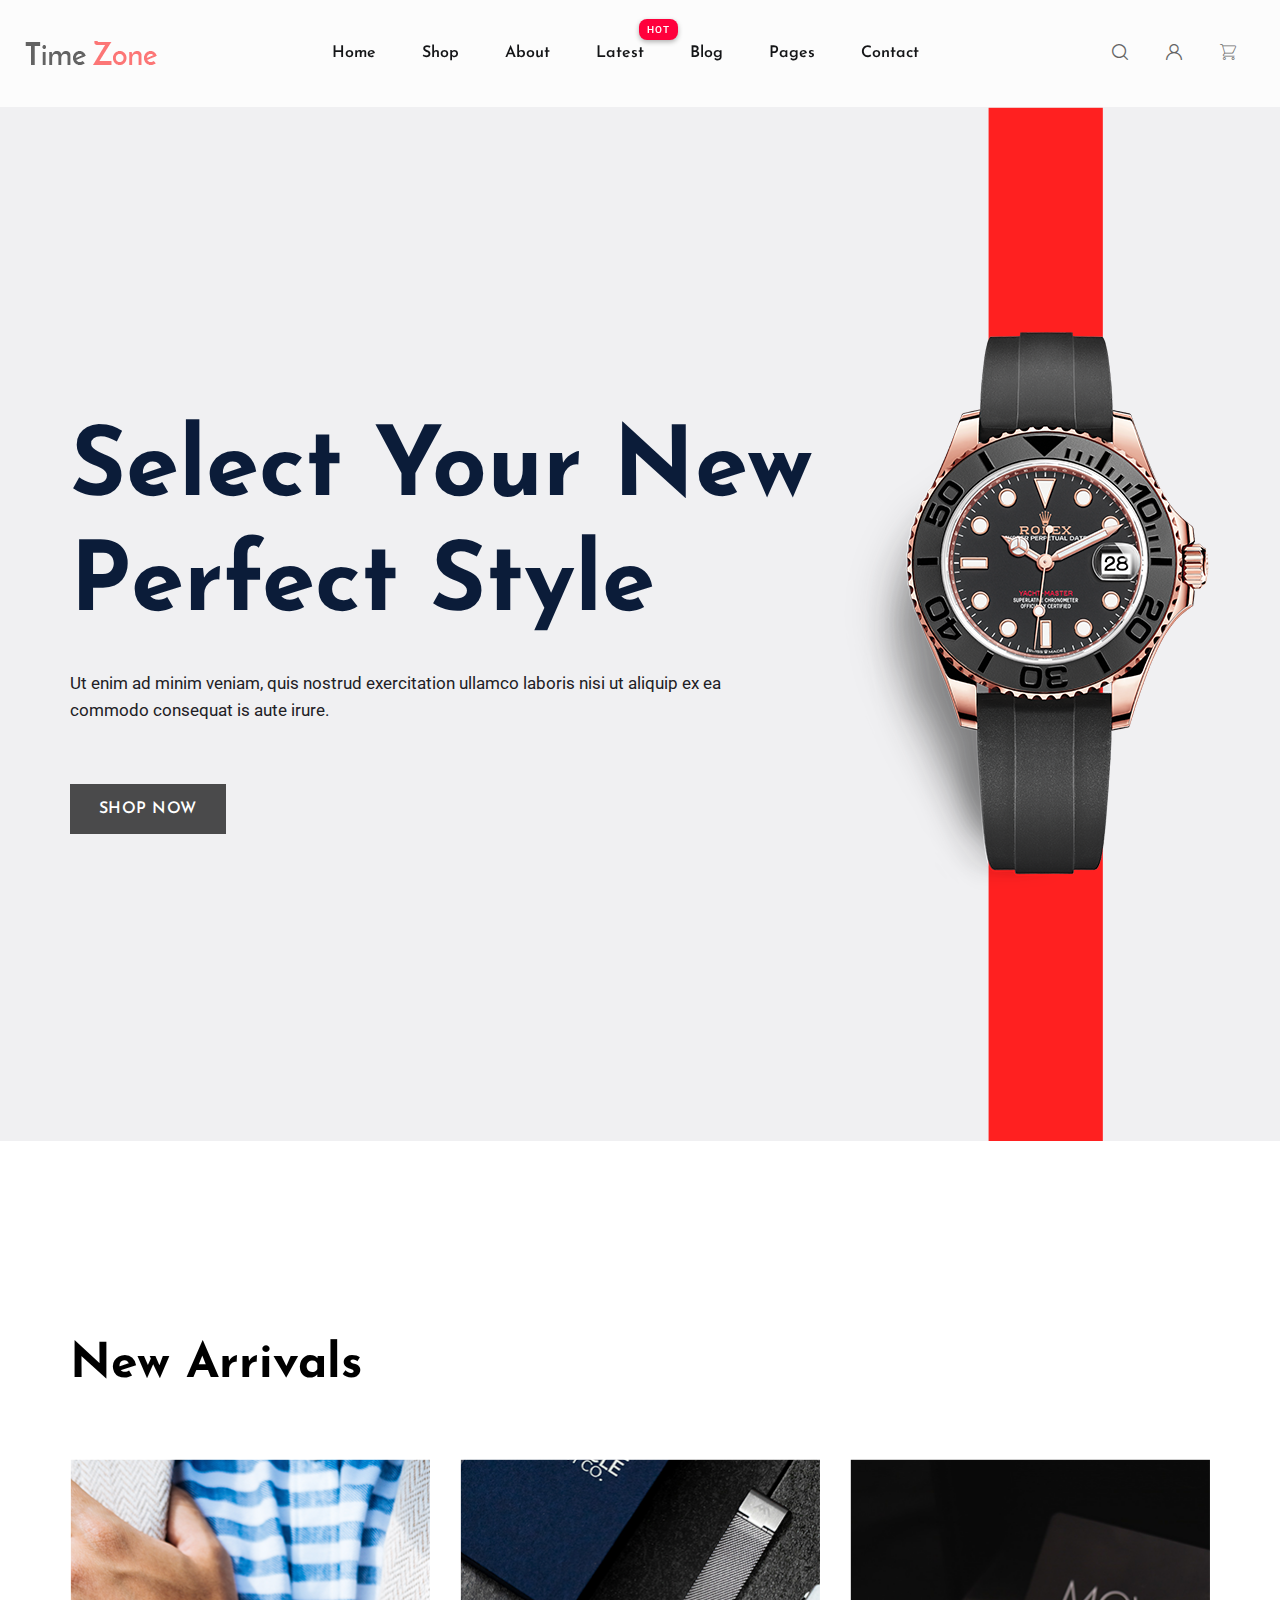
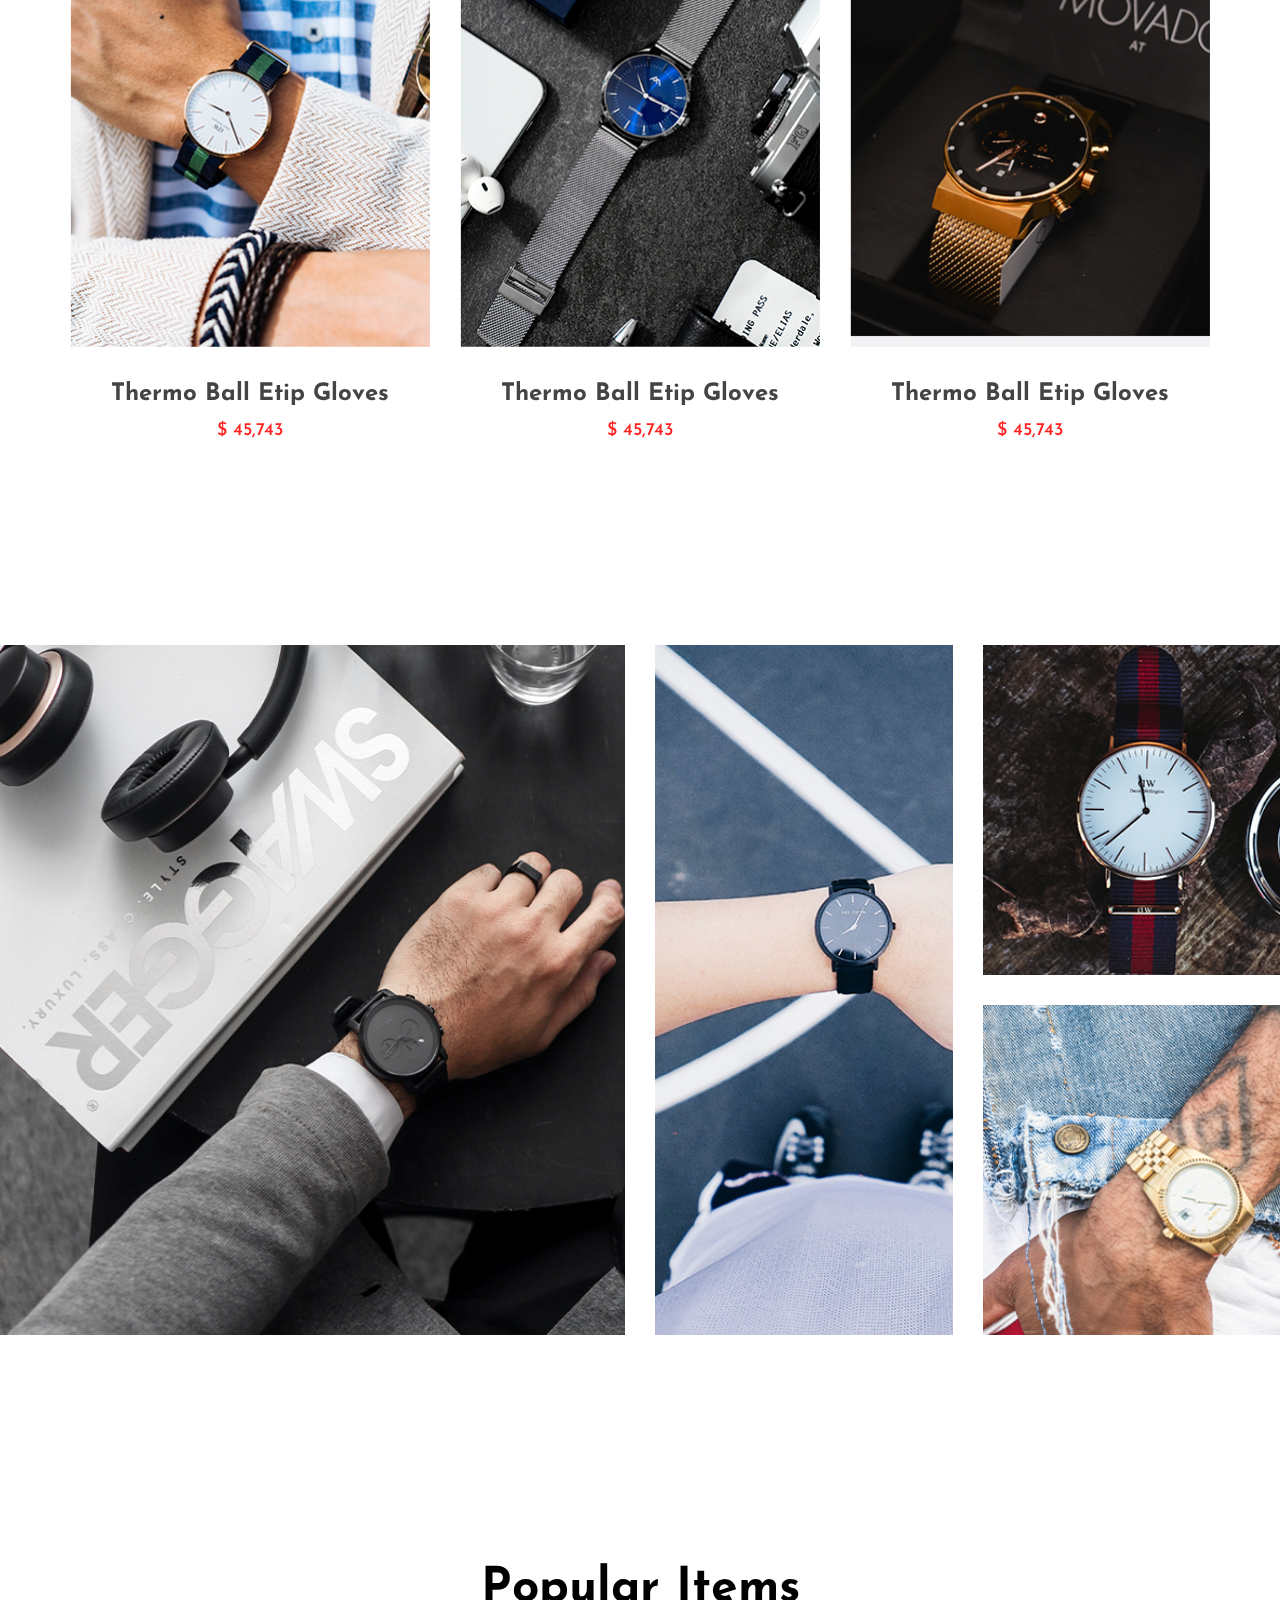
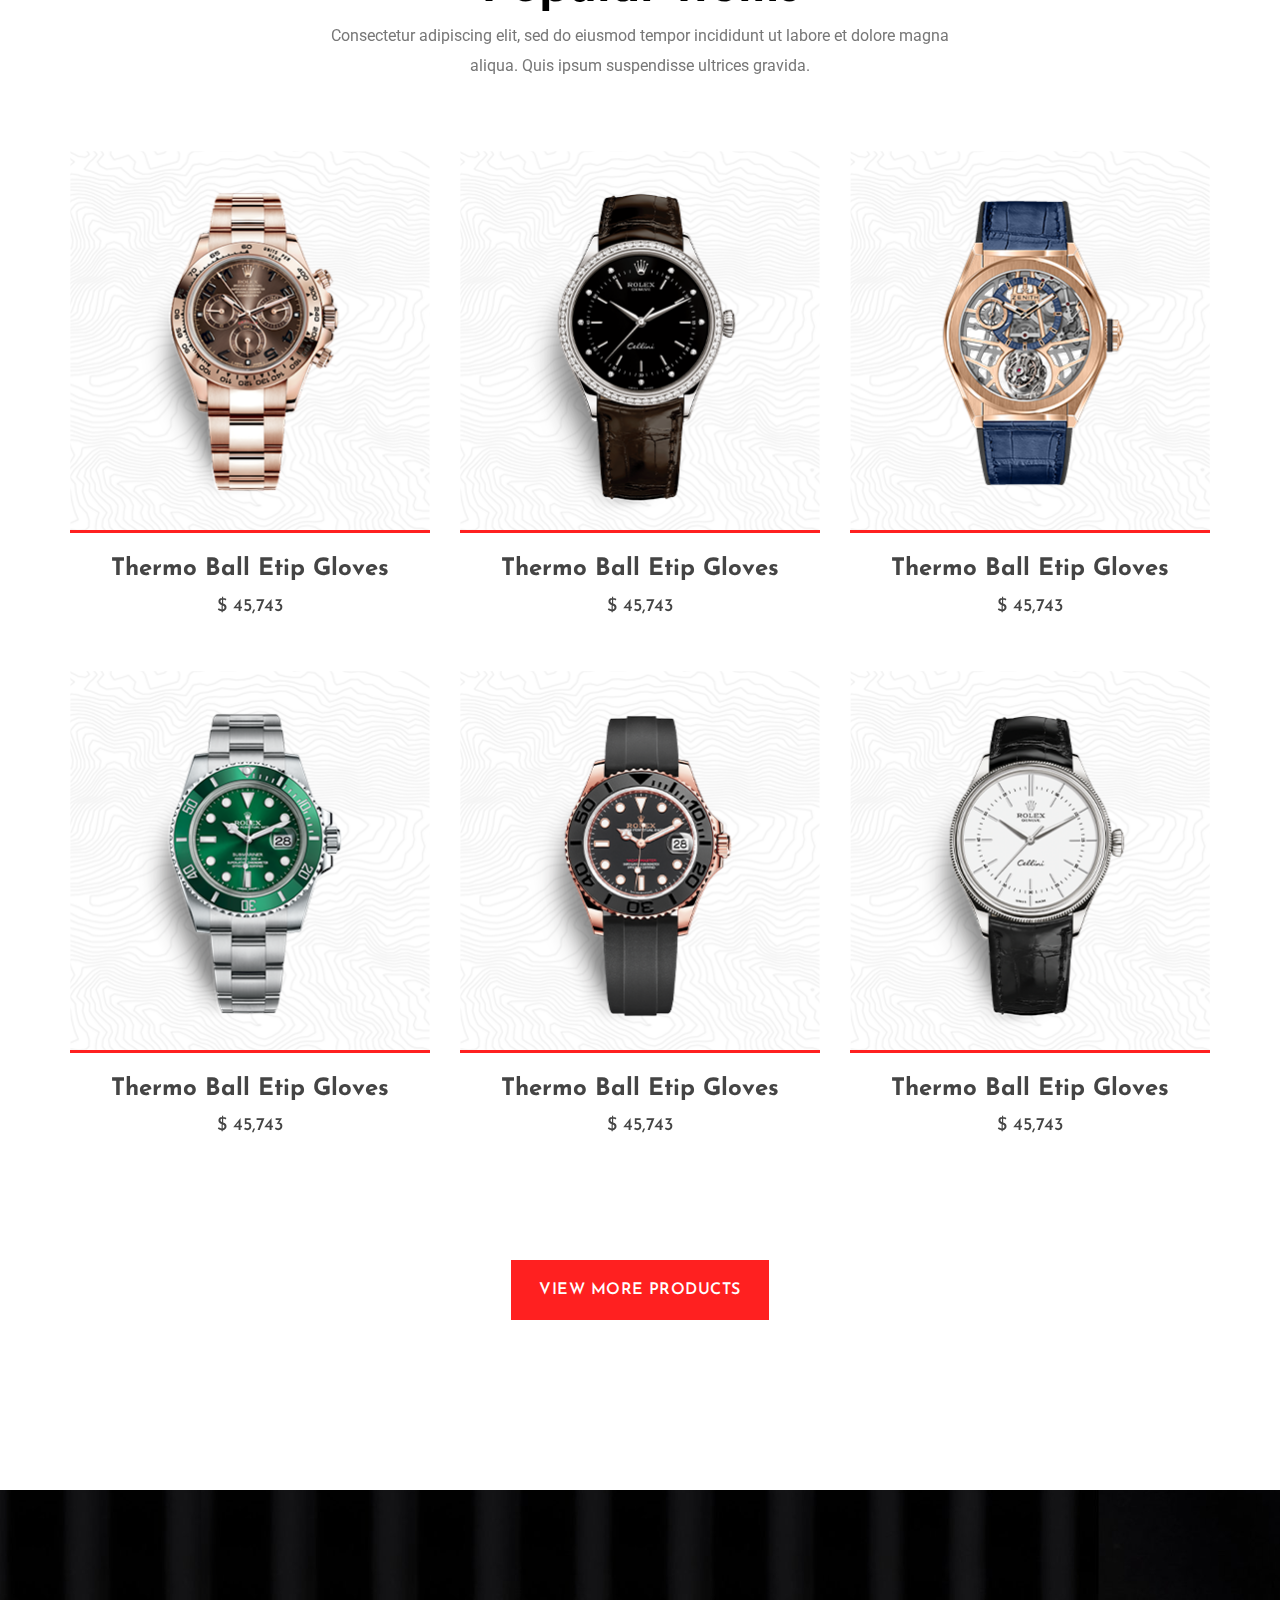
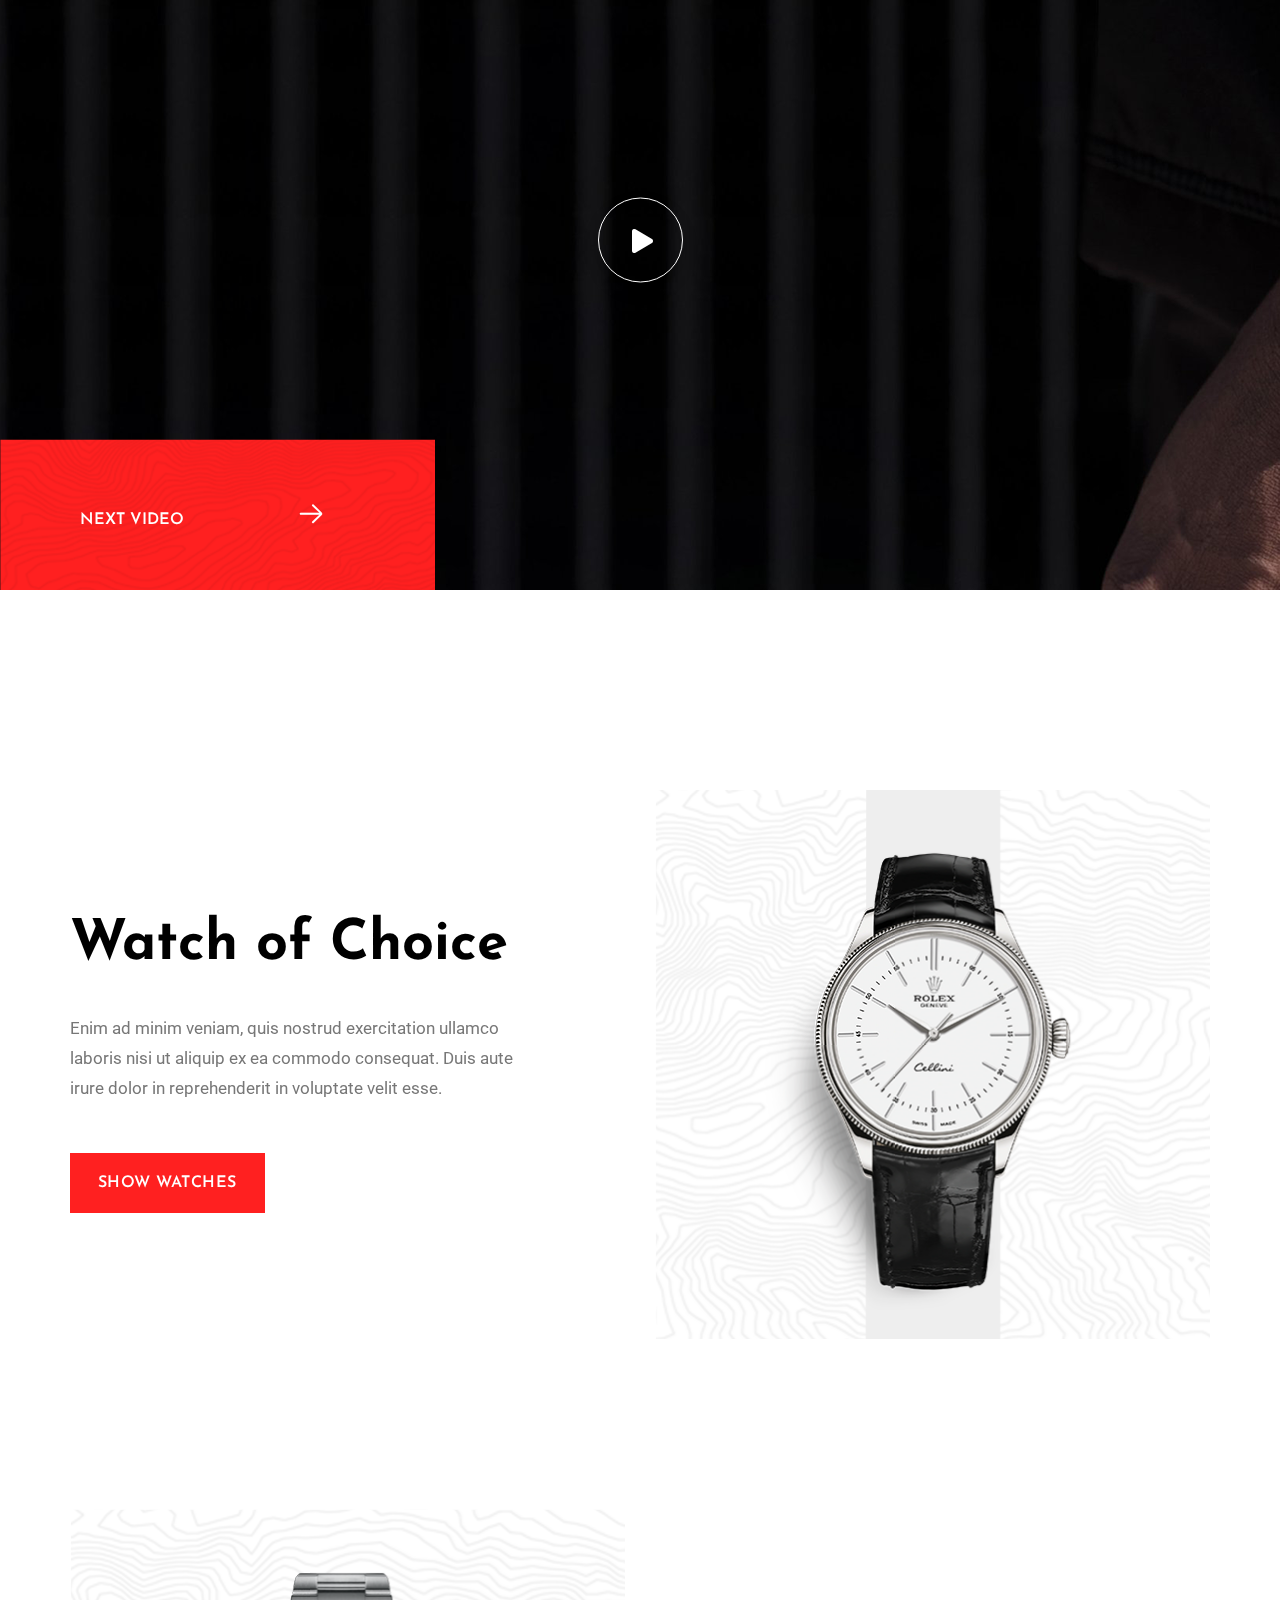
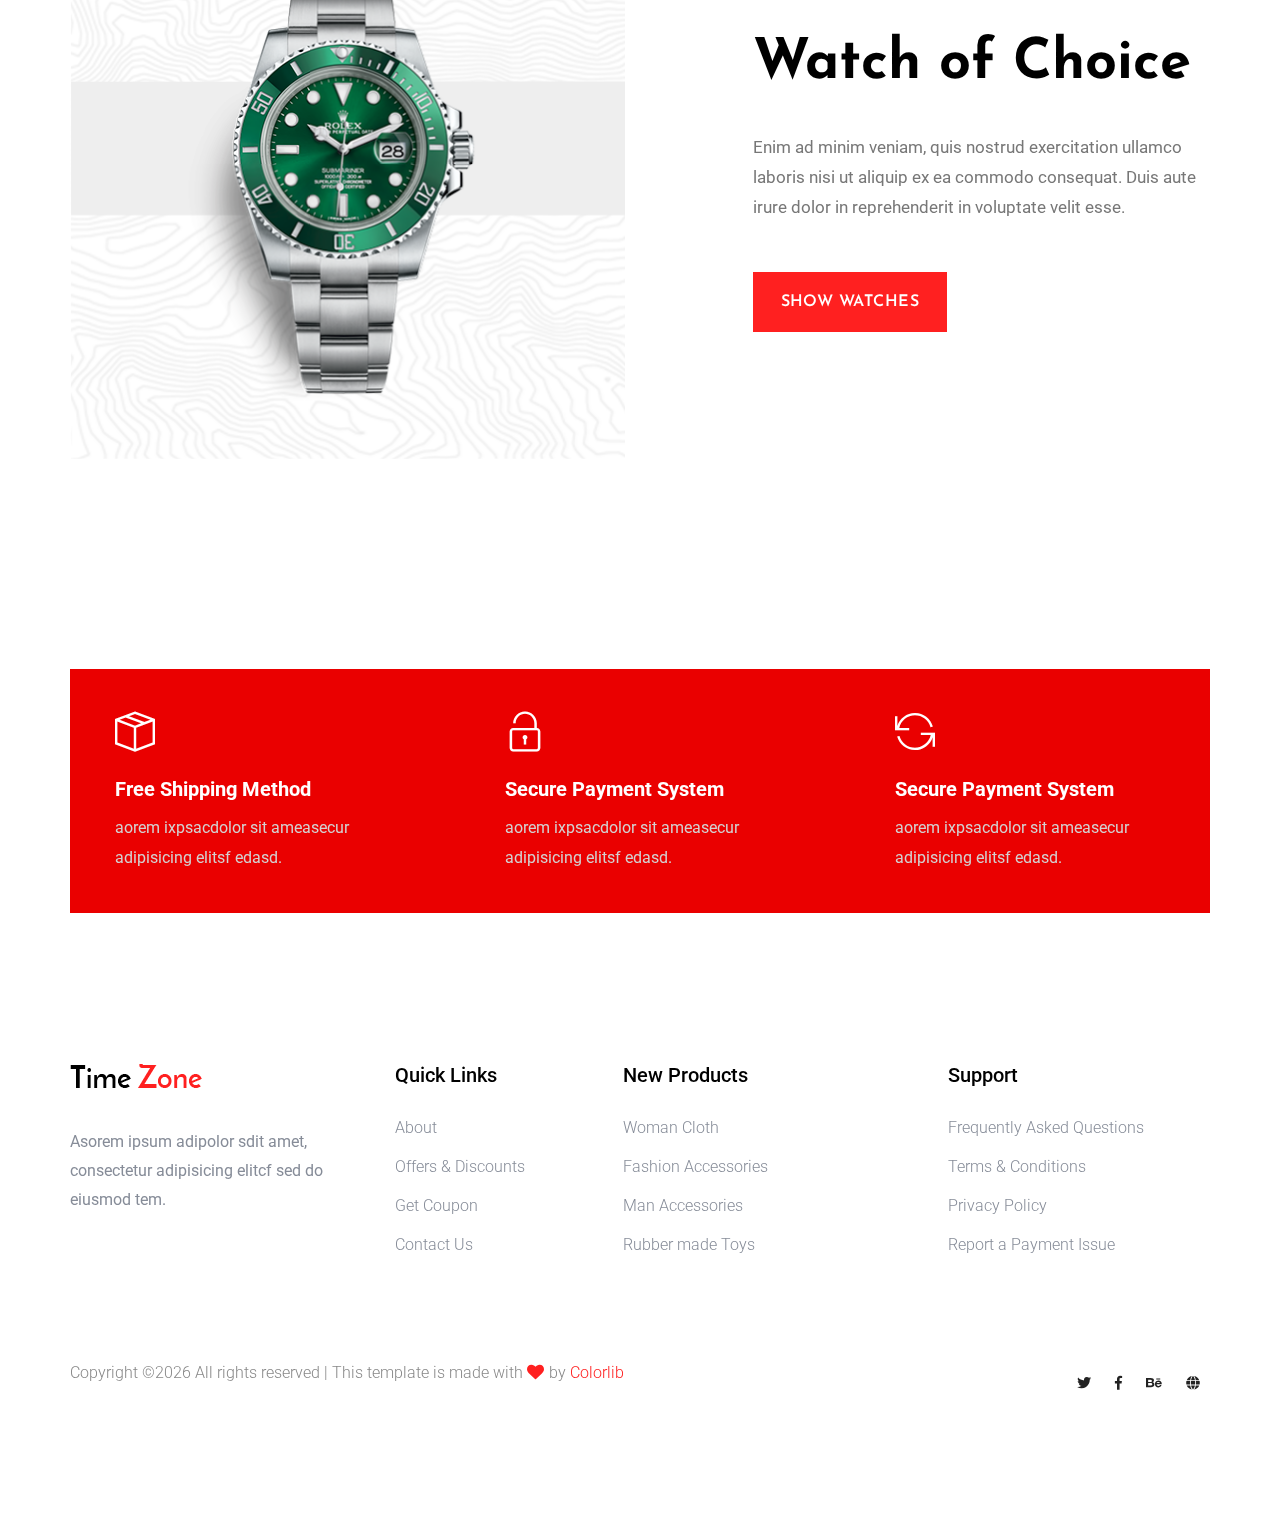
<file: timezone-master/timezone-master/index.html>
<!doctype html>
<html class="no-js" lang="zxx">
<head>
    <meta charset="utf-8">
    <meta http-equiv="x-ua-compatible" content="ie=edge">
    <title>Watch shop | eCommers</title>
    <meta name="description" content="">
    <meta name="viewport" content="width=device-width, initial-scale=1">
    <link rel="manifest" href="site.webmanifest">
    <link rel="shortcut icon" type="image/x-icon" href="assets/img/favicon.ico">

    <!-- CSS here -->
    <link rel="stylesheet" href="assets/css/bootstrap.min.css">
    <link rel="stylesheet" href="assets/css/owl.carousel.min.css">
    <link rel="stylesheet" href="assets/css/flaticon.css">
    <link rel="stylesheet" href="assets/css/slicknav.css">
    <link rel="stylesheet" href="assets/css/animate.min.css">
    <link rel="stylesheet" href="assets/css/magnific-popup.css">
    <link rel="stylesheet" href="assets/css/fontawesome-all.min.css">
    <link rel="stylesheet" href="assets/css/themify-icons.css">
    <link rel="stylesheet" href="assets/css/slick.css">
    <link rel="stylesheet" href="assets/css/nice-select.css">
    <link rel="stylesheet" href="assets/css/style.css">
</head>

<body>
    <!--? Preloader Start -->
    <div id="preloader-active">
        <div class="preloader d-flex align-items-center justify-content-center">
            <div class="preloader-inner position-relative">
                <div class="preloader-circle"></div>
                <div class="preloader-img pere-text">
                    <img src="assets/img/logo/logo.png" alt="">
                </div>
            </div>
        </div>
    </div>
    <!-- Preloader Start -->
    <header>
        <!-- Header Start -->
        <div class="header-area">
            <div class="main-header header-sticky">
                <div class="container-fluid">
                    <div class="menu-wrapper">
                        <!-- Logo -->
                        <div class="logo">
                            <a href="index.html"><img src="assets/img/logo/logo.png" alt=""></a>
                        </div>
                        <!-- Main-menu -->
                        <div class="main-menu d-none d-lg-block">
                            <nav>                                                
                                <ul id="navigation">  
                                    <li><a href="index.html">Home</a></li>
                                    <li><a href="shop.html">shop</a></li>
                                    <li><a href="about.html">about</a></li>
                                    <li class="hot"><a href="#">Latest</a>
                                        <ul class="submenu">
                                            <li><a href="shop.html"> Product list</a></li>
                                            <li><a href="product_details.html"> Product Details</a></li>
                                        </ul>
                                    </li>
                                    <li><a href="blog.html">Blog</a>
                                        <ul class="submenu">
                                            <li><a href="blog.html">Blog</a></li>
                                            <li><a href="blog-details.html">Blog Details</a></li>
                                        </ul>
                                    </li>
                                    <li><a href="#">Pages</a>
                                        <ul class="submenu">
                                            <li><a href="login.html">Login</a></li>
                                            <li><a href="cart.html">Cart</a></li>
                                            <li><a href="elements.html">Element</a></li>
                                            <li><a href="confirmation.html">Confirmation</a></li>
                                            <li><a href="checkout.html">Product Checkout</a></li>
                                        </ul>
                                    </li>
                                    <li><a href="contact.html">Contact</a></li>
                                </ul>
                            </nav>
                        </div>
                        <!-- Header Right -->
                        <div class="header-right">
                            <ul>
                                <li>
                                    <div class="nav-search search-switch">
                                        <span class="flaticon-search"></span>
                                    </div>
                                </li>
                                <li> <a href="login.html"><span class="flaticon-user"></span></a></li>
                                <li><a href="cart.html"><span class="flaticon-shopping-cart"></span></a> </li>
                            </ul>
                        </div>
                    </div>
                    <!-- Mobile Menu -->
                    <div class="col-12">
                        <div class="mobile_menu d-block d-lg-none"></div>
                    </div>
                </div>
            </div>
        </div>
        <!-- Header End -->
    </header>
    <main>
        <!--? slider Area Start -->
        <div class="slider-area ">
            <div class="slider-active">
                <!-- Single Slider -->
                <div class="single-slider slider-height d-flex align-items-center slide-bg">
                    <div class="container">
                        <div class="row justify-content-between align-items-center">
                            <div class="col-xl-8 col-lg-8 col-md-8 col-sm-8">
                                <div class="hero__caption">
                                    <h1 data-animation="fadeInLeft" data-delay=".4s" data-duration="2000ms">Select Your New Perfect Style</h1>
                                    <p data-animation="fadeInLeft" data-delay=".7s" data-duration="2000ms">Ut enim ad minim veniam, quis nostrud exercitation ullamco laboris nisi ut aliquip ex ea commodo consequat is aute irure.</p>
                                    <!-- Hero-btn -->
                                    <div class="hero__btn" data-animation="fadeInLeft" data-delay=".8s" data-duration="2000ms">
                                        <a href="industries.html" class="btn hero-btn">Shop Now</a>
                                    </div>
                                </div>
                            </div>
                            <div class="col-xl-3 col-lg-3 col-md-4 col-sm-4 d-none d-sm-block">
                                <div class="hero__img" data-animation="bounceIn" data-delay=".4s">
                                    <img src="assets/img/hero/watch.png" alt="" class=" heartbeat">
                                </div>
                            </div>
                        </div>
                    </div>
                </div>
                <!-- Single Slider -->
                <div class="single-slider slider-height d-flex align-items-center slide-bg">
                    <div class="container">
                        <div class="row justify-content-between align-items-center">
                            <div class="col-xl-8 col-lg-8 col-md-8 col-sm-8">
                                <div class="hero__caption">
                                    <h1 data-animation="fadeInLeft" data-delay=".4s" data-duration="2000ms">Select Your New Perfect Style</h1>
                                    <p data-animation="fadeInLeft" data-delay=".7s" data-duration="2000ms">Ut enim ad minim veniam, quis nostrud exercitation ullamco laboris nisi ut aliquip ex ea commodo consequat is aute irure.</p>
                                    <!-- Hero-btn -->
                                    <div class="hero__btn" data-animation="fadeInLeft" data-delay=".8s" data-duration="2000ms">
                                        <a href="industries.html" class="btn hero-btn">Shop Now</a>
                                    </div>
                                </div>
                            </div>
                            <div class="col-xl-3 col-lg-3 col-md-4 col-sm-4 d-none d-sm-block">
                                <div class="hero__img" data-animation="bounceIn" data-delay=".4s">
                                    <img src="assets/img/hero/watch.png" alt="" class=" heartbeat">
                                </div>
                            </div>
                        </div>
                    </div>
                </div>
            </div>
        </div>
        <!-- slider Area End-->
        <!-- ? New Product Start -->
        <section class="new-product-area section-padding30">
            <div class="container">
                <!-- Section tittle -->
                <div class="row">
                    <div class="col-xl-12">
                        <div class="section-tittle mb-70">
                            <h2>New Arrivals</h2>
                        </div>
                    </div>
                </div>
                <div class="row">
                    <div class="col-xl-4 col-lg-4 col-md-6 col-sm-6">
                        <div class="single-new-pro mb-30 text-center">
                            <div class="product-img">
                                <img src="assets/img/gallery/new_product1.png" alt="">
                            </div>
                            <div class="product-caption">
                                <h3><a href="product_details.html">Thermo Ball Etip Gloves</a></h3>
                                <span>$ 45,743</span>
                            </div>
                        </div>
                    </div>
                    <div class="col-xl-4 col-lg-4 col-md-6 col-sm-6">
                        <div class="single-new-pro mb-30 text-center">
                            <div class="product-img">
                                <img src="assets/img/gallery/new_product2.png" alt="">
                            </div>
                            <div class="product-caption">
                                <h3><a href="product_details.html">Thermo Ball Etip Gloves</a></h3>
                                <span>$ 45,743</span>
                            </div>
                        </div>
                    </div>
                    <div class="col-xl-4 col-lg-4 col-md-6 col-sm-6">
                        <div class="single-new-pro mb-30 text-center">
                            <div class="product-img">
                                <img src="assets/img/gallery/new_product3.png" alt="">
                            </div>
                            <div class="product-caption">
                                <h3><a href="product_details.html">Thermo Ball Etip Gloves</a></h3>
                                <span>$ 45,743</span>
                            </div>
                        </div>
                    </div>
                </div>
            </div>
        </section>
        <!--  New Product End -->
        <!--? Gallery Area Start -->
        <div class="gallery-area">
            <div class="container-fluid p-0 fix">
                <div class="row">
                    <div class="col-xl-6 col-lg-4 col-md-6 col-sm-6">
                        <div class="single-gallery mb-30">
                            <div class="gallery-img big-img" style="background-image: url(assets/img/gallery/gallery1.png);"></div>
                        </div>
                    </div>
                    <div class="col-xl-3 col-lg-4 col-md-6 col-sm-6">
                        <div class="single-gallery mb-30">
                            <div class="gallery-img big-img" style="background-image: url(assets/img/gallery/gallery2.png);"></div>
                        </div>
                    </div>
                    <div class="col-xl-3 col-lg-4 col-md-12">
                        <div class="row">
                            <div class="col-xl-12 col-lg-12 col-md-6 col-sm-6">
                                <div class="single-gallery mb-30">
                                    <div class="gallery-img small-img" style="background-image: url(assets/img/gallery/gallery3.png);"></div>
                                </div>
                            </div>
                            <div class="col-xl-12 col-lg-12  col-md-6 col-sm-6">
                                <div class="single-gallery mb-30">
                                    <div class="gallery-img small-img" style="background-image: url(assets/img/gallery/gallery4.png);"></div>
                                </div>
                            </div>
                        </div>
                    </div>

                </div>
            </div>
        </div>
        <!-- Gallery Area End -->
        <!--? Popular Items Start -->
        <div class="popular-items section-padding30">
            <div class="container">
                <!-- Section tittle -->
                <div class="row justify-content-center">
                    <div class="col-xl-7 col-lg-8 col-md-10">
                        <div class="section-tittle mb-70 text-center">
                            <h2>Popular Items</h2>
                            <p>Consectetur adipiscing elit, sed do eiusmod tempor incididunt ut labore et dolore magna aliqua. Quis ipsum suspendisse ultrices gravida.</p>
                        </div>
                    </div>
                </div>
                <div class="row">
                    <div class="col-xl-4 col-lg-4 col-md-6 col-sm-6">
                        <div class="single-popular-items mb-50 text-center">
                            <div class="popular-img">
                                <img src="assets/img/gallery/popular1.png" alt="">
                                <div class="img-cap">
                                    <span>Add to cart</span>
                                </div>
                                <div class="favorit-items">
                                    <span class="flaticon-heart"></span>
                                </div>
                            </div>
                            <div class="popular-caption">
                                <h3><a href="product_details.html">Thermo Ball Etip Gloves</a></h3>
                                <span>$ 45,743</span>
                            </div>
                        </div>
                    </div>
                    <div class="col-xl-4 col-lg-4 col-md-6 col-sm-6">
                        <div class="single-popular-items mb-50 text-center">
                            <div class="popular-img">
                                <img src="assets/img/gallery/popular2.png" alt="">
                                <div class="img-cap">
                                    <span>Add to cart</span>
                                </div>
                                <div class="favorit-items">
                                    <span class="flaticon-heart"></span>
                                </div>
                            </div>
                            <div class="popular-caption">
                                <h3><a href="product_details.html">Thermo Ball Etip Gloves</a></h3>
                                <span>$ 45,743</span>
                            </div>
                        </div>
                    </div>
                    <div class="col-xl-4 col-lg-4 col-md-6 col-sm-6">
                        <div class="single-popular-items mb-50 text-center">
                            <div class="popular-img">
                                <img src="assets/img/gallery/popular3.png" alt="">
                                <div class="img-cap">
                                    <span>Add to cart</span>
                                </div>
                                <div class="favorit-items">
                                    <span class="flaticon-heart"></span>
                                </div>
                            </div>
                            <div class="popular-caption">
                                <h3><a href="product_details.html">Thermo Ball Etip Gloves</a></h3>
                                <span>$ 45,743</span>
                            </div>
                        </div>
                    </div>
                    <div class="col-xl-4 col-lg-4 col-md-6 col-sm-6">
                        <div class="single-popular-items mb-50 text-center">
                            <div class="popular-img">
                                <img src="assets/img/gallery/popular4.png" alt="">
                                <div class="img-cap">
                                    <span>Add to cart</span>
                                </div>
                                <div class="favorit-items">
                                    <span class="flaticon-heart"></span>
                                </div>
                            </div>
                            <div class="popular-caption">
                                <h3><a href="product_details.html">Thermo Ball Etip Gloves</a></h3>
                                <span>$ 45,743</span>
                            </div>
                        </div>
                    </div>
                    <div class="col-xl-4 col-lg-4 col-md-6 col-sm-6">
                        <div class="single-popular-items mb-50 text-center">
                            <div class="popular-img">
                                <img src="assets/img/gallery/popular5.png" alt="">
                                <div class="img-cap">
                                    <span>Add to cart</span>
                                </div>
                                <div class="favorit-items">
                                    <span class="flaticon-heart"></span>
                                </div>
                            </div>
                            <div class="popular-caption">
                                <h3><a href="product_details.html">Thermo Ball Etip Gloves</a></h3>
                                <span>$ 45,743</span>
                            </div>
                        </div>
                    </div>
                    <div class="col-xl-4 col-lg-4 col-md-6 col-sm-6">
                        <div class="single-popular-items mb-50 text-center">
                            <div class="popular-img">
                                <img src="assets/img/gallery/popular6.png" alt="">
                                <div class="img-cap">
                                    <span>Add to cart</span>
                                </div>
                                <div class="favorit-items">
                                    <span class="flaticon-heart"></span>
                                </div>
                            </div>
                            <div class="popular-caption">
                                <h3><a href="product_details.html">Thermo Ball Etip Gloves</a></h3>
                                <span>$ 45,743</span>
                            </div>
                        </div>
                    </div>
                </div>
                <!-- Button -->
                <div class="row justify-content-center">
                    <div class="room-btn pt-70">
                        <a href="catagori.html" class="btn view-btn1">View More Products</a>
                    </div>
                </div>
            </div>
        </div>
        <!-- Popular Items End -->
        <!--? Video Area Start -->
        <div class="video-area">
            <div class="container-fluid">
                <div class="row align-items-center">
                    <div class="col-lg-12">
                    <div class="video-wrap">
                        <div class="play-btn "><a class="popup-video" href="https://www.youtube.com/watch?v=KMc6DyEJp04"><i class="fas fa-play"></i></a></div>
                    </div>
                    </div>
                </div>
                <!-- Arrow -->
                <div class="thumb-content-box">
                    <div class="thumb-content">
                        <h3>Next Video</h3>
                        <a href="#"> <i class="flaticon-arrow"></i></a>
                    </div>
                </div>
            </div>
        </div>
        <!-- Video Area End -->
        <!--? Watch Choice  Start-->
        <div class="watch-area section-padding30">
            <div class="container">
                <div class="row align-items-center justify-content-between padding-130">
                    <div class="col-lg-5 col-md-6">
                        <div class="watch-details mb-40">
                            <h2>Watch of Choice</h2>
                            <p>Enim ad minim veniam, quis nostrud exercitation ullamco laboris nisi ut aliquip ex ea commodo consequat. Duis aute irure dolor in reprehenderit in voluptate velit esse.</p>
                            <a href="shop.html" class="btn">Show Watches</a>
                        </div>
                    </div>
                    <div class="col-lg-6 col-md-6 col-sm-10">
                        <div class="choice-watch-img mb-40">
                            <img src="assets/img/gallery/choce_watch1.png" alt="">
                        </div>
                    </div>
                </div>
                <div class="row align-items-center justify-content-between">
                    <div class="col-lg-6 col-md-6 col-sm-10">
                        <div class="choice-watch-img mb-40">
                            <img src="assets/img/gallery/choce_watch2.png" alt="">
                        </div>
                    </div>
                    <div class="col-lg-5 col-md-6">
                        <div class="watch-details mb-40">
                            <h2>Watch of Choice</h2>
                            <p>Enim ad minim veniam, quis nostrud exercitation ullamco laboris nisi ut aliquip ex ea commodo consequat. Duis aute irure dolor in reprehenderit in voluptate velit esse.</p>
                            <a href="shop.html" class="btn">Show Watches</a>
                        </div>
                    </div>
                </div>
            </div>
        </div>
        <!-- Watch Choice  End-->
        <!--? Shop Method Start-->
        <div class="shop-method-area">
            <div class="container">
                <div class="method-wrapper">
                    <div class="row d-flex justify-content-between">
                        <div class="col-xl-4 col-lg-4 col-md-6">
                            <div class="single-method mb-40">
                                <i class="ti-package"></i>
                                <h6>Free Shipping Method</h6>
                                <p>aorem ixpsacdolor sit ameasecur adipisicing elitsf edasd.</p>
                            </div>
                        </div>
                        <div class="col-xl-4 col-lg-4 col-md-6">
                            <div class="single-method mb-40">
                                <i class="ti-unlock"></i>
                                <h6>Secure Payment System</h6>
                                <p>aorem ixpsacdolor sit ameasecur adipisicing elitsf edasd.</p>
                            </div>
                        </div> 
                        <div class="col-xl-4 col-lg-4 col-md-6">
                            <div class="single-method mb-40">
                                <i class="ti-reload"></i>
                                <h6>Secure Payment System</h6>
                                <p>aorem ixpsacdolor sit ameasecur adipisicing elitsf edasd.</p>
                            </div>
                        </div>
                    </div>
                </div>
            </div>
        </div>
        <!-- Shop Method End-->
    </main>
    <footer>
        <!-- Footer Start-->
        <div class="footer-area footer-padding">
            <div class="container">
                <div class="row d-flex justify-content-between">
                    <div class="col-xl-3 col-lg-3 col-md-5 col-sm-6">
                        <div class="single-footer-caption mb-50">
                            <div class="single-footer-caption mb-30">
                                <!-- logo -->
                                <div class="footer-logo">
                                    <a href="index.html"><img src="assets/img/logo/logo2_footer.png" alt=""></a>
                                </div>
                                <div class="footer-tittle">
                                    <div class="footer-pera">
                                        <p>Asorem ipsum adipolor sdit amet, consectetur adipisicing elitcf sed do eiusmod tem.</p>
                                </div>
                                </div>
                            </div>
                        </div>
                    </div>
                    <div class="col-xl-2 col-lg-3 col-md-3 col-sm-5">
                        <div class="single-footer-caption mb-50">
                            <div class="footer-tittle">
                                <h4>Quick Links</h4>
                                <ul>
                                    <li><a href="#">About</a></li>
                                    <li><a href="#"> Offers & Discounts</a></li>
                                    <li><a href="#"> Get Coupon</a></li>
                                    <li><a href="#">  Contact Us</a></li>
                                </ul>
                            </div>
                        </div>
                    </div>
                    <div class="col-xl-3 col-lg-3 col-md-4 col-sm-7">
                        <div class="single-footer-caption mb-50">
                            <div class="footer-tittle">
                                <h4>New Products</h4>
                                <ul>
                                    <li><a href="#">Woman Cloth</a></li>
                                    <li><a href="#">Fashion Accessories</a></li>
                                    <li><a href="#"> Man Accessories</a></li>
                                    <li><a href="#"> Rubber made Toys</a></li>
                                </ul>
                            </div>
                        </div>
                    </div>
                    <div class="col-xl-3 col-lg-3 col-md-5 col-sm-7">
                        <div class="single-footer-caption mb-50">
                            <div class="footer-tittle">
                                <h4>Support</h4>
                                <ul>
                                    <li><a href="#">Frequently Asked Questions</a></li>
                                    <li><a href="#">Terms & Conditions</a></li>
                                    <li><a href="#">Privacy Policy</a></li>
                                    <li><a href="#">Report a Payment Issue</a></li>
                                </ul>
                            </div>
                        </div>
                    </div>
                </div>
                <!-- Footer bottom -->
                <div class="row align-items-center">
                    <div class="col-xl-7 col-lg-8 col-md-7">
                        <div class="footer-copy-right">
                            <p><!-- Link back to Colorlib can't be removed. Template is licensed under CC BY 3.0. -->
  Copyright &copy;<script>document.write(new Date().getFullYear());</script> All rights reserved | This template is made with <i class="fa fa-heart" aria-hidden="true"></i> by <a href="https://colorlib.com" target="_blank">Colorlib</a>
  <!-- Link back to Colorlib can't be removed. Template is licensed under CC BY 3.0. --></p>                  
                        </div>
                    </div>
                    <div class="col-xl-5 col-lg-4 col-md-5">
                        <div class="footer-copy-right f-right">
                            <!-- social -->
                            <div class="footer-social">
                                <a href="#"><i class="fab fa-twitter"></i></a>
                                <a href="https://www.facebook.com/sai4ull"><i class="fab fa-facebook-f"></i></a>
                                <a href="#"><i class="fab fa-behance"></i></a>
                                <a href="#"><i class="fas fa-globe"></i></a>
                            </div>
                        </div>
                    </div>
                </div>
            </div>
        </div>
        <!-- Footer End-->
    </footer>
    <!--? Search model Begin -->
    <div class="search-model-box">
        <div class="h-100 d-flex align-items-center justify-content-center">
            <div class="search-close-btn">+</div>
            <form class="search-model-form">
                <input type="text" id="search-input" placeholder="Searching key.....">
            </form>
        </div>
    </div>
    <!-- Search model end -->

    <!-- JS here -->

    <script src="./assets/js/vendor/modernizr-3.5.0.min.js"></script>
    <!-- Jquery, Popper, Bootstrap -->
    <script src="./assets/js/vendor/jquery-1.12.4.min.js"></script>
    <script src="./assets/js/popper.min.js"></script>
    <script src="./assets/js/bootstrap.min.js"></script>
    <!-- Jquery Mobile Menu -->
    <script src="./assets/js/jquery.slicknav.min.js"></script>

    <!-- Jquery Slick , Owl-Carousel Plugins -->
    <script src="./assets/js/owl.carousel.min.js"></script>
    <script src="./assets/js/slick.min.js"></script>

    <!-- One Page, Animated-HeadLin -->
    <script src="./assets/js/wow.min.js"></script>
    <script src="./assets/js/animated.headline.js"></script>
    <script src="./assets/js/jquery.magnific-popup.js"></script>

    <!-- Scrollup, nice-select, sticky -->
    <script src="./assets/js/jquery.scrollUp.min.js"></script>
    <script src="./assets/js/jquery.nice-select.min.js"></script>
    <script src="./assets/js/jquery.sticky.js"></script>
    
    <!-- contact js -->
    <script src="./assets/js/contact.js"></script>
    <script src="./assets/js/jquery.form.js"></script>
    <script src="./assets/js/jquery.validate.min.js"></script>
    <script src="./assets/js/mail-script.js"></script>
    <script src="./assets/js/jquery.ajaxchimp.min.js"></script>
    
    <!-- Jquery Plugins, main Jquery -->	
    <script src="./assets/js/plugins.js"></script>
    <script src="./assets/js/main.js"></script>
    
</body>
</html>
</file>
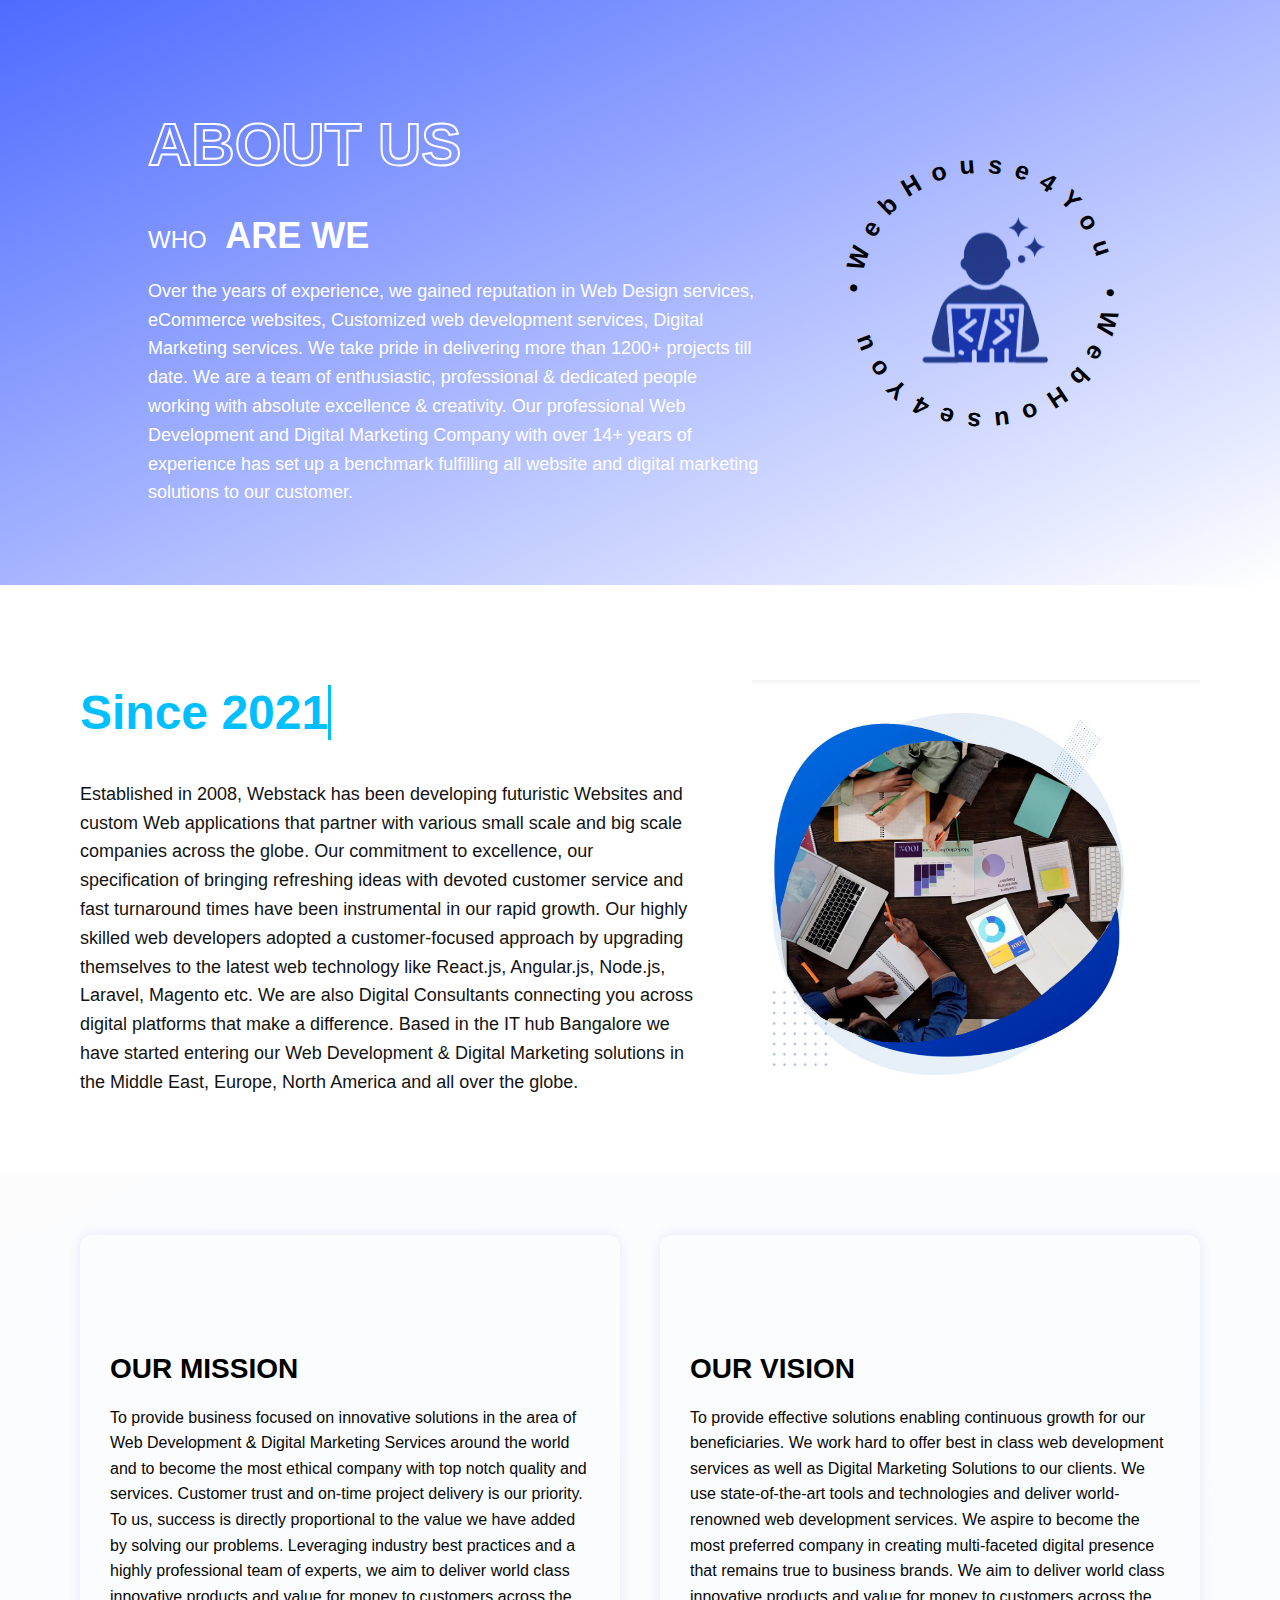
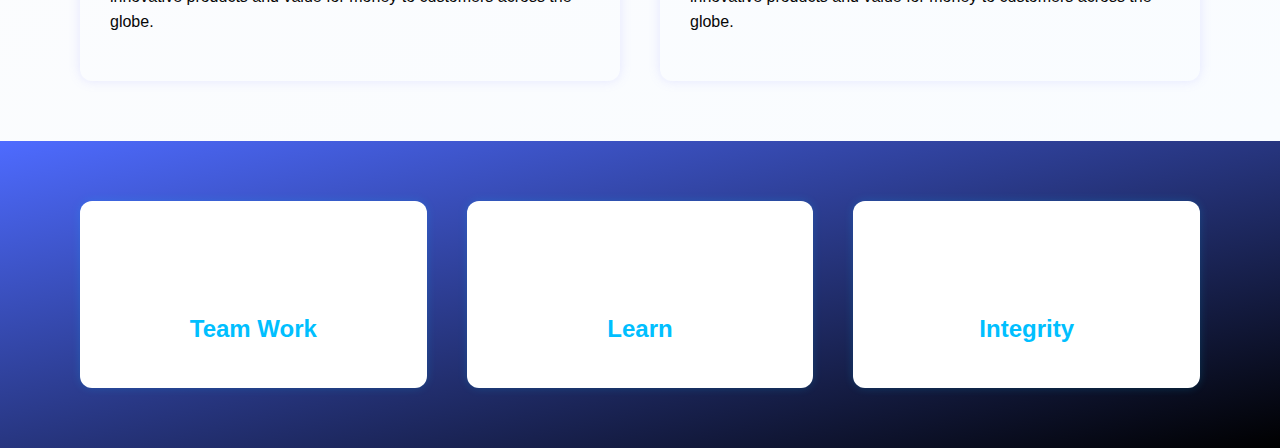
<file: about.html>
<!DOCTYPE html>
<html lang="en">
<head>
    <meta charset="UTF-8">
    <meta name="viewport" content="width=device-width, initial-scale=1.0">
    <title>Document</title>
    <link rel="stylesheet" href="https://cdnjs.cloudflare.com/ajax/libs/font-awesome/4.7.0/css/font-awesome.min.css">


    <link rel="stylesheet" href="styling.css">
</head>
<body>
   <section class="about-us">
  <div class="about-left">
    <h2 class="section-title">ABOUT US</h2>
    <h3 class="subheading"><span>WHO</span> ARE WE</h3>
    <p class="description">
      Over the years of experience, we gained reputation in Web Design services, eCommerce websites, Customized web development services, Digital Marketing services. We take pride in delivering more than 1200+ projects till date. We are a team of enthusiastic, professional & dedicated people working with absolute excellence & creativity. Our professional Web Development and Digital Marketing Company with over 14+ years of experience has set up a benchmark fulfilling all website and digital marketing solutions to our customer.
    </p>
  </div>

  <div class="rotating-badge">
    <div class="badge-static">
      <img src="images/svg-logo.png" alt="">
    </div>

    <svg class="badge-svg" viewBox="0 0 300 300">
      <defs>
        <path id="circlePath" d="M150,150 m-120,0 a120,120 0 1,1 240,0 a120,120 0 1,1 -240,0" />
      </defs>
      <text class="badge-text">
        <textPath href="#circlePath" startOffset="0">
          •WebHouse4You •WebHouse4You WebHouse4You 
        </textPath>
      </text>
    </svg>
  </div>
</section>
<section class="webstack-section">
  <div class="webstack-left">
    <h2 class="typewriter-heading"><span class="typewriter-text">Since 2021</span></h2>
    <p class="webstack-description">
      Established in 2008, Webstack has been developing futuristic Websites and custom Web applications that partner with various small scale and big scale companies across the globe. Our commitment to excellence, our specification of bringing refreshing ideas with devoted customer service and fast turnaround times have been instrumental in our rapid growth. Our highly skilled web developers adopted a customer-focused approach by upgrading themselves to the latest web technology like React.js, Angular.js, Node.js, Laravel, Magento etc. We are also Digital Consultants connecting you across digital platforms that make a difference. Based in the IT hub Bangalore we have started entering our Web Development & Digital Marketing solutions in the Middle East, Europe, North America and all over the globe.
    </p>
  </div>

  <div class="webstack-right">
    <!-- Replace this with your image -->
    <img src="images/Screenshot 2025-10-24 040554.png" alt="Team working" class="webstack-image" >
  </div>
</section>


<section class="mission-vision-section">
  <div class="mission-box">
    <div class="icon-placeholder">
      <!-- Add your mission icon here -->
    </div>
    <h3 class="mv-heading">OUR MISSION</h3>
    <p class="mv-text">
      To provide business focused on innovative solutions in the area of Web Development & Digital Marketing Services around the world and to become the most ethical company with top notch quality and services. Customer trust and on-time project delivery is our priority. To us, success is directly proportional to the value we have added by solving our problems. Leveraging industry best practices and a highly professional team of experts, we aim to deliver world class innovative products and value for money to customers across the globe.
    </p>
  </div>

  <div class="vision-box">
    <div class="icon-placeholder">
      <!-- Add your vision icon here -->
    </div>
    <h3 class="mv-heading">OUR VISION</h3>
    <p class="mv-text">
      To provide effective solutions enabling continuous growth for our beneficiaries. We work hard to offer best in class web development services as well as Digital Marketing Solutions to our clients. We use state-of-the-art tools and technologies and deliver world-renowned web development services. We aspire to become the most preferred company in creating multi-faceted digital presence that remains true to business brands. We aim to deliver world class innovative products and value for money to customers across the globe.
    </p>
  </div>
</section>

<section class="values-section">
  <div class="value-box">
    <div class="icon-placeholder">
      <!-- Add your Team Work icon here -->
    </div>
    <h3 class="value-heading">Team Work</h3>
    <div class="hover-info">
      Collaboration is our superpower. We thrive on synergy, trust, and shared goals.
    </div>
  </div>

  <div class="value-box">
    <div class="icon-placeholder">
      <!-- Add your Learn icon here -->
    </div>
    <h3 class="value-heading">Learn</h3>
    <div class="hover-info">
      Growth never stops. We embrace curiosity and evolve with every challenge.
    </div>
  </div>

  <div class="value-box">
    <div class="icon-placeholder">
      <!-- Add your Integrity icon here -->
    </div>
    <h3 class="value-heading">Integrity</h3>
    <div class="hover-info">
      We lead with honesty, deliver with transparency, and build trust through action.
    </div>
  </div>
</section>
</body>
</html>
</file>
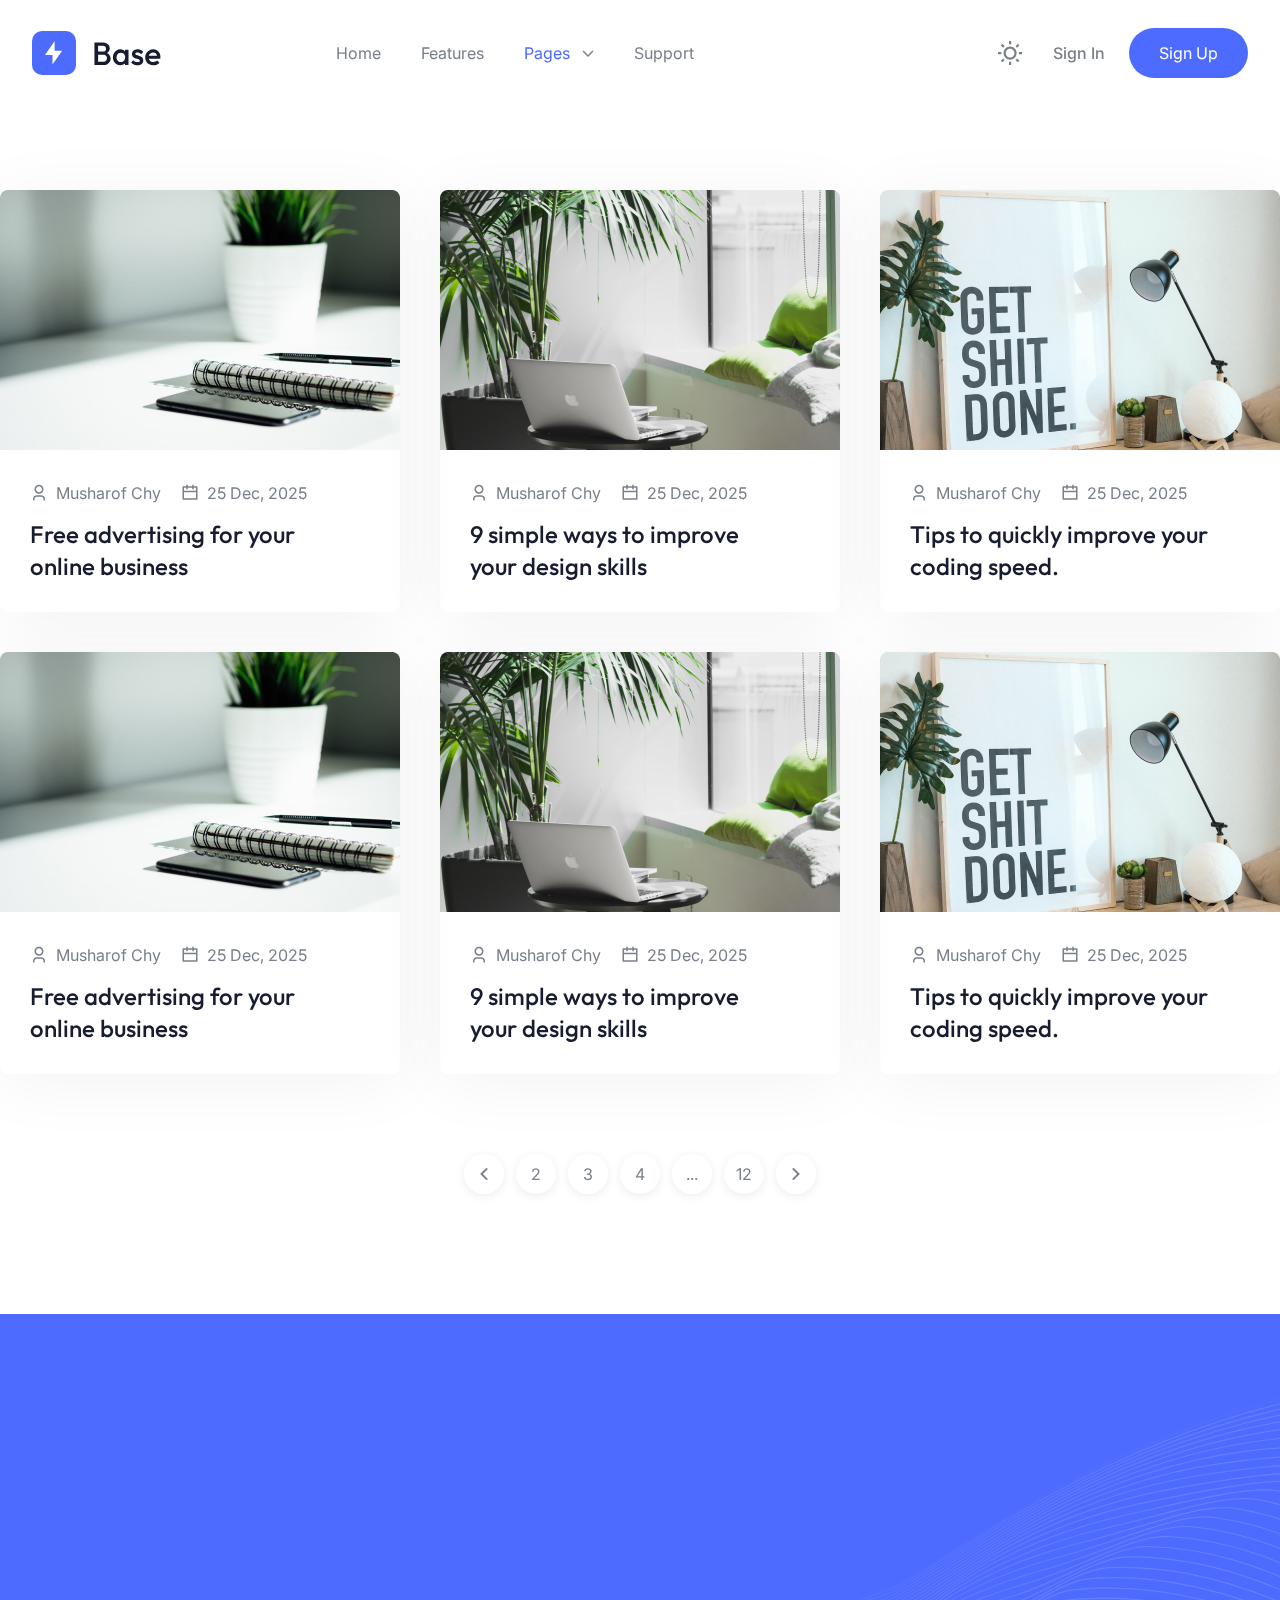
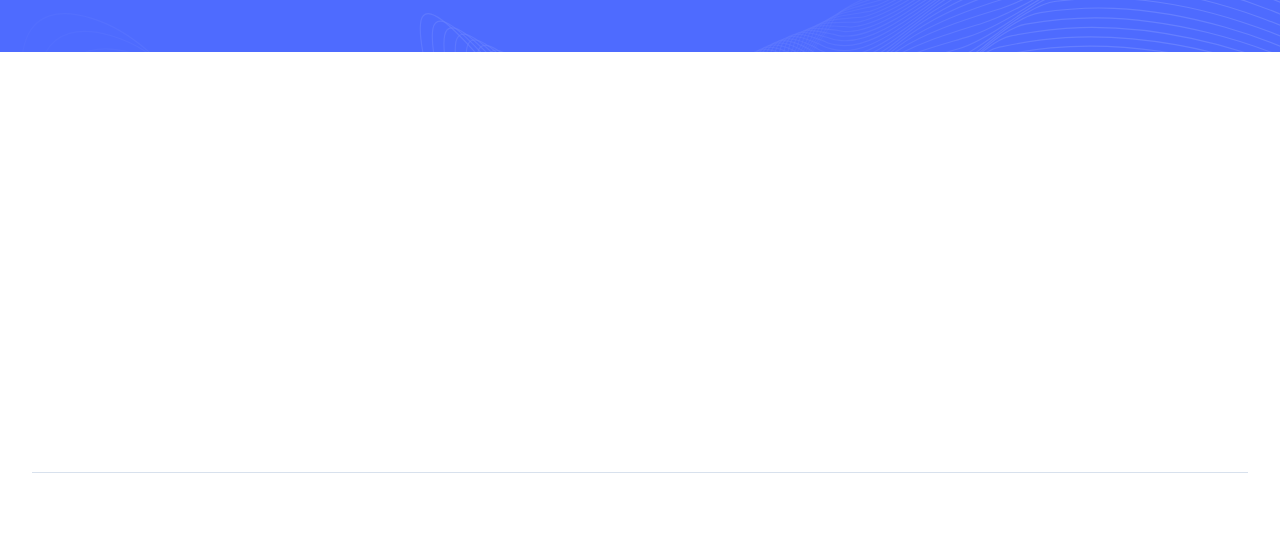
<file: blog-grid.html>
<!DOCTYPE html>
<html lang="en">

<head>
  <meta charset="UTF-8" />
  <meta http-equiv="X-UA-Compatible" content="IE=edge" />
  <meta name="viewport" content="width=device-width, initial-scale=1.0" />
  <title>Blog Grids | Base - Tailwind CSS Startup Template</title>
  <link rel="icon" href="favicon.ico">
  <link href="style.css" rel="stylesheet">
</head>

<body x-data="{ page: 'blog-grid', 'darkMode': true, 'stickyMenu': false, 'navigationOpen': false, 'scrollTop': false }"
  x-init="
         darkMode = JSON.parse(localStorage.getItem('darkMode'));
         $watch('darkMode', value => localStorage.setItem('darkMode', JSON.stringify(value)))"
  :class="{'b eh': darkMode === true}">
  <!-- ===== Header Start ===== -->
  <header class="g s r vd ya cj" :class="{ 'hh sm _k dj bl ll' : stickyMenu }"
    @scroll.window="stickyMenu = (window.pageYOffset > 20) ? true : false">
    <div class="bb ze ki xn 2xl:ud-px-0 oo wf yf i">
      <div class="vd to/4 tc wf yf">
        <a href="index.html">
          <img class="om" src="images/logo-light.svg" alt="Logo Light" />
          <img class="xc nm" src="images/logo-dark.svg" alt="Logo Dark" />
        </a>

        <!-- Hamburger Toggle BTN -->
        <button class="po rc" @click="navigationOpen = !navigationOpen">
          <span class="rc i pf re pd">
            <span class="du-block h q vd yc">
              <span class="rc i r s eh um tg te rd eb ml jl dl" :class="{ 'ue el': !navigationOpen }"></span>
              <span class="rc i r s eh um tg te rd eb ml jl fl" :class="{ 'ue qr': !navigationOpen }"></span>
              <span class="rc i r s eh um tg te rd eb ml jl gl" :class="{ 'ue hl': !navigationOpen }"></span>
            </span>
            <span class="du-block h q vd yc lf">
              <span class="rc eh um tg ml jl el h na r ve yc" :class="{ 'sd dl': !navigationOpen }"></span>
              <span class="rc eh um tg ml jl qr h s pa vd rd" :class="{ 'sd rr': !navigationOpen }"></span>
            </span>
          </span>
        </button>
        <!-- Hamburger Toggle BTN -->
      </div>

      <div class="vd wo/4 sd qo f ho oo wf yf" :class="{ 'd hh rm sr td ud qg ug jc yh': navigationOpen }">
        <nav>
          <ul class="tc _o sf yo cg ep">
            <li><a href="index.html" class="xl" :class="{ 'mk': page === 'home' }">Home</a></li>
            <li><a href="index.html#features" class="xl">Features</a></li>
            <li class="c i" x-data="{ dropdown: false }">
              <a href="#!" class="xl tc wf yf bg" @click.prevent="dropdown = !dropdown"
                :class="{ 'mk': page === 'blog-grid' || page === 'blog-single' || page === 'signin' || page === 'signup' || page === '404' }">
                Pages

                <svg :class="{ 'wh': dropdown }" class="th mm we fd pf" xmlns="http://www.w3.org/2000/svg"
                  viewBox="0 0 512 512">
                  <path
                    d="M233.4 406.6c12.5 12.5 32.8 12.5 45.3 0l192-192c12.5-12.5 12.5-32.8 0-45.3s-32.8-12.5-45.3 0L256 338.7 86.6 169.4c-12.5-12.5-32.8-12.5-45.3 0s-12.5 32.8 0 45.3l192 192z" />
                </svg>
              </a>

              <!-- Dropdown Start -->
              <ul class="a" :class="{ 'tc': dropdown }">
                <li><a href="blog-grid.html" class="xl" :class="{ 'mk': page === 'blog-grid' }">Blog Grid</a></li>
                <li><a href="blog-single.html" class="xl" :class="{ 'mk': page === 'blog-single' }">Blog Single</a></li>
                <li><a href="signin.html" class="xl" :class="{ 'mk': page === 'signin' }">Sign In</a></li>
                <li><a href="signup.html" class="xl" :class="{ 'mk': page === 'signup' }">Sign Up</a></li>
                <li><a href="404.html" class="xl" :class="{ 'mk': page === '404' }">404</a></li>
              </ul>
              <!-- Dropdown End -->
            </li>
            <li><a href="index.html#support" class="xl">Support</a></li>
          </ul>
        </nav>

        <div class="tc wf ig pb no">
          <div class="pc h io pa ra" :class="navigationOpen ? '!-ud-visible' : 'd'">
            <label class="rc ab i">
              <input type="checkbox" :value="darkMode" @change="darkMode = !darkMode" class="pf vd yc uk h r za ab" />
              <!-- Icon Sun -->
              <svg :class="{ 'wn' : page === 'home', 'xh' : page === 'home' && stickyMenu }" class="th om" width="25"
                height="25" viewBox="0 0 25 25" fill="none" xmlns="http://www.w3.org/2000/svg">
                <path
                  d="M12.0908 18.6363C10.3549 18.6363 8.69 17.9467 7.46249 16.7192C6.23497 15.4916 5.54537 13.8268 5.54537 12.0908C5.54537 10.3549 6.23497 8.69 7.46249 7.46249C8.69 6.23497 10.3549 5.54537 12.0908 5.54537C13.8268 5.54537 15.4916 6.23497 16.7192 7.46249C17.9467 8.69 18.6363 10.3549 18.6363 12.0908C18.6363 13.8268 17.9467 15.4916 16.7192 16.7192C15.4916 17.9467 13.8268 18.6363 12.0908 18.6363ZM12.0908 16.4545C13.2481 16.4545 14.358 15.9947 15.1764 15.1764C15.9947 14.358 16.4545 13.2481 16.4545 12.0908C16.4545 10.9335 15.9947 9.8236 15.1764 9.00526C14.358 8.18692 13.2481 7.72718 12.0908 7.72718C10.9335 7.72718 9.8236 8.18692 9.00526 9.00526C8.18692 9.8236 7.72718 10.9335 7.72718 12.0908C7.72718 13.2481 8.18692 14.358 9.00526 15.1764C9.8236 15.9947 10.9335 16.4545 12.0908 16.4545ZM10.9999 0.0908203H13.1817V3.36355H10.9999V0.0908203ZM10.9999 20.8181H13.1817V24.0908H10.9999V20.8181ZM2.83446 4.377L4.377 2.83446L6.69082 5.14828L5.14828 6.69082L2.83446 4.37809V4.377ZM17.4908 19.0334L19.0334 17.4908L21.3472 19.8046L19.8046 21.3472L17.4908 19.0334ZM19.8046 2.83337L21.3472 4.377L19.0334 6.69082L17.4908 5.14828L19.8046 2.83446V2.83337ZM5.14828 17.4908L6.69082 19.0334L4.377 21.3472L2.83446 19.8046L5.14828 17.4908ZM24.0908 10.9999V13.1817H20.8181V10.9999H24.0908ZM3.36355 10.9999V13.1817H0.0908203V10.9999H3.36355Z"
                  fill="" />
              </svg>
              <!-- Icon Sun -->
              <img class="xc nm" src="images/icon-moon.svg" alt="Moon" />
            </label>
          </div>

          <a href="signin.html" :class="{ 'nk yl' : page === 'home', 'ok' : page === 'home' && stickyMenu }"
            class="ek pk xl">Sign In</a>
          <a href="signup.html" :class="{ 'hh/[0.15]' : page === 'home', 'sh' : page === 'home' && stickyMenu }"
            class="lk gh dk rg tc wf xf _l gi hi">Sign Up</a>
        </div>
      </div>
    </div>
  </header>

  <!-- ===== Header End ===== -->

  <main>
    <!-- ===== Blog Grid Start ===== -->
    <section class="ji gp uq">
      <div class="bb ye ki xn vq jb jo">
        <div class="wc qf pn xo zf iq">
          <!-- Blog Item -->
          <div class="animate_top sg vk rm xm">
            <div class="c rc i z-1 pg">
              <img class="w-full" src="images/blog-01.png" alt="Blog" />

              <div class="im h r s df vd yc wg tc wf xf al hh/20 nl il z-10">
                <a href="./blog-single.html" class="vc ek rg lk gh sl ml il gi hi">Read More</a>
              </div>
            </div>

            <div class="yh">
              <div class="tc uf wf ag jq">
                <div class="tc wf ag">
                  <img src="images/icon-man.svg" alt="User" />
                  <p>Musharof Chy</p>
                </div>
                <div class="tc wf ag">
                  <img src="images/icon-calender.svg" alt="Calender" />
                  <p>25 Dec, 2025</p>
                </div>
              </div>
              <h4 class="ek tj ml il kk wm xl eq lb">
                <a href="blog-single.html">Free advertising for your online business</a>
              </h4>
            </div>
          </div>

          <!-- Blog Item -->
          <div class="animate_top sg vk rm xm">
            <div class="c rc i z-1 pg">
              <img class="w-full" src="images/blog-02.png" alt="Blog" />

              <div class="im h r s df vd yc wg tc wf xf al hh/20 nl il z-10">
                <a href="./blog-single.html" class="vc ek rg lk gh sl ml il gi hi">Read More</a>
              </div>
            </div>

            <div class="yh">
              <div class="tc uf wf ag jq">
                <div class="tc wf ag">
                  <img src="images/icon-man.svg" alt="User" />
                  <p>Musharof Chy</p>
                </div>
                <div class="tc wf ag">
                  <img src="images/icon-calender.svg" alt="Calender" />
                  <p>25 Dec, 2025</p>
                </div>
              </div>
              <h4 class="ek tj ml il kk wm xl eq lb">
                <a href="blog-single.html">9 simple ways to improve your design skills</a>
              </h4>
            </div>
          </div>

          <!-- Blog Item -->
          <div class="animate_top sg vk rm xm">
            <div class="c rc i z-1 pg">
              <img class="w-full" src="images/blog-03.png" alt="Blog" />

              <div class="im h r s df vd yc wg tc wf xf al hh/20 nl il z-10">
                <a href="./blog-single.html" class="vc ek rg lk gh sl ml il gi hi">Read More</a>
              </div>
            </div>

            <div class="yh">
              <div class="tc uf wf ag jq">
                <div class="tc wf ag">
                  <img src="images/icon-man.svg" alt="User" />
                  <p>Musharof Chy</p>
                </div>
                <div class="tc wf ag">
                  <img src="images/icon-calender.svg" alt="Calender" />
                  <p>25 Dec, 2025</p>
                </div>
              </div>
              <h4 class="ek tj ml il kk wm xl eq lb">
                <a href="blog-single.html">Tips to quickly improve your coding speed.</a>
              </h4>
            </div>
          </div>

          <!-- Blog Item -->
          <div class="animate_top sg vk rm xm">
            <div class="c rc i z-1 pg">
              <img class="w-full" src="images/blog-01.png" alt="Blog" />

              <div class="im h r s df vd yc wg tc wf xf al hh/20 nl il z-10">
                <a href="./blog-single.html" class="vc ek rg lk gh sl ml il gi hi">Read More</a>
              </div>
            </div>

            <div class="yh">
              <div class="tc uf wf ag jq">
                <div class="tc wf ag">
                  <img src="images/icon-man.svg" alt="User" />
                  <p>Musharof Chy</p>
                </div>
                <div class="tc wf ag">
                  <img src="images/icon-calender.svg" alt="Calender" />
                  <p>25 Dec, 2025</p>
                </div>
              </div>
              <h4 class="ek tj ml il kk wm xl eq lb">
                <a href="blog-single.html">Free advertising for your online business</a>
              </h4>
            </div>
          </div>

          <!-- Blog Item -->
          <div class="animate_top sg vk rm xm">
            <div class="c rc i z-1 pg">
              <img class="w-full" src="images/blog-02.png" alt="Blog" />

              <div class="im h r s df vd yc wg tc wf xf al hh/20 nl il z-10">
                <a href="./blog-single.html" class="vc ek rg lk gh sl ml il gi hi">Read More</a>
              </div>
            </div>

            <div class="yh">
              <div class="tc uf wf ag jq">
                <div class="tc wf ag">
                  <img src="images/icon-man.svg" alt="User" />
                  <p>Musharof Chy</p>
                </div>
                <div class="tc wf ag">
                  <img src="images/icon-calender.svg" alt="Calender" />
                  <p>25 Dec, 2025</p>
                </div>
              </div>
              <h4 class="ek tj ml il kk wm xl eq lb">
                <a href="blog-single.html">9 simple ways to improve your design skills</a>
              </h4>
            </div>
          </div>

          <!-- Blog Item -->
          <div class="animate_top sg vk rm xm">
            <div class="c rc i z-1 pg">
              <img class="w-full" src="images/blog-03.png" alt="Blog" />

              <div class="im h r s df vd yc wg tc wf xf al hh/20 nl il z-10">
                <a href="./blog-single.html" class="vc ek rg lk gh sl ml il gi hi">Read More</a>
              </div>
            </div>

            <div class="yh">
              <div class="tc uf wf ag jq">
                <div class="tc wf ag">
                  <img src="images/icon-man.svg" alt="User" />
                  <p>Musharof Chy</p>
                </div>
                <div class="tc wf ag">
                  <img src="images/icon-calender.svg" alt="Calender" />
                  <p>25 Dec, 2025</p>
                </div>
              </div>
              <h4 class="ek tj ml il kk wm xl eq lb">
                <a href="blog-single.html">Tips to quickly improve your coding speed.</a>
              </h4>
            </div>
          </div>
        </div>

        <!-- Pagination -->
        <div class="mb lo bq i ua">
          <nav>
            <ul class="tc wf xf bg">
              <li>
                <a class="c tc wf xf wd in zc hn rg uj fo wk xm ml il hh rm tl zm yl an" href="#!">
                  <svg class="th lm ml il" width="8" height="14" viewBox="0 0 8 14" fill="none"
                    xmlns="http://www.w3.org/2000/svg">
                    <path
                      d="M2.93884 6.99999L7.88884 11.95L6.47484 13.364L0.11084 6.99999L6.47484 0.635986L7.88884 2.04999L2.93884 6.99999Z" />
                  </svg>
                </a>
              </li>
              <li>
                <a class="c tc wf xf wd in zc hn rg uj fo wk xm ml il hh rm tl zm yl an" href="#!">
                  2
                </a>
              </li>
              <li>
                <a class="c tc wf xf wd in zc hn rg uj fo wk xm ml il hh rm tl zm yl an" href="#!">
                  3
                </a>
              </li>
              <li>
                <a class="c tc wf xf wd in zc hn rg uj fo wk xm ml il hh rm tl zm yl an" href="#!">
                  4
                </a>
              </li>
              <li>
                <a class="c tc wf xf wd in zc hn rg uj fo wk xm ml il hh rm tl zm yl an" href="#!">
                  ...
                </a>
              </li>
              <li>
                <a class="c tc wf xf wd in zc hn rg uj fo wk xm ml il hh rm tl zm yl an" href="#!">
                  12
                </a>
              </li>
              <li>
                <a class="c tc wf xf wd in zc hn rg uj fo wk xm ml il hh rm tl zm yl an" href="#!">
                  <svg class="th lm ml il" width="8" height="14" viewBox="0 0 8 14" fill="none"
                    xmlns="http://www.w3.org/2000/svg">
                    <path
                      d="M5.06067 7.00001L0.110671 2.05001L1.52467 0.636014L7.88867 7.00001L1.52467 13.364L0.110672 11.95L5.06067 7.00001Z"
                      fill="#fefdfo" />
                  </svg>
                </a>
              </li>
            </ul>
          </nav>
        </div>
        <!-- Pagination -->
      </div>
    </section>
    <!-- ===== Blog Grid End ===== -->

    <!-- ===== CTA Start ===== -->
    <section class="i pg gh ji">
      <!-- Bg Shape -->
      <img class="h p q" src="images/shape-16.svg" alt="Bg Shape" />

      <div class="bb ye i z-10 ki xn dr">
        <div class="tc uf sn tn un gg">
          <div class="animate_left to/2">
            <h2 class="fk vj zp pr lk ac">
              Join with 5000+ Startups Growing with Base.
            </h2>
            <p class="lk">
              Lorem ipsum dolor sit amet, consectetur adipiscing elit. Nunc quis nibh lorem. Duis sed odio lorem. In a
              efficitur leo. Ut venenatis rhoncus.
            </p>
          </div>
          <div class="animate_right bf">
            <a href="#!" class="vc ek kk hh rg ol il cm gi hi">
              Get Started Now
            </a>
          </div>
        </div>
      </div>
    </section>

    <!-- ===== CTA End ===== -->
  </main>
  <!-- ===== Footer Start ===== -->
  <footer>
    <div class="bb ze ki xn 2xl:ud-px-0">
      <!-- Footer Top -->
      <div class="ji gp">
        <div class="tc uf ap gg fp">
          <div class="animate_top zd/2 to/4">
            <a href="index.html">
              <img src="images/logo-light.svg" alt="Logo" class="om" />
              <img src="images/logo-dark.svg" alt="Logo" class="xc nm" />
            </a>

            <p class="lc fb">Lorem ipsum dolor sit amet, consectetur adipiscing elit.</p>

            <ul class="tc wf cg">
              <li>
                <a href="#!">
                  <svg class="vh ul cl il" width="24" height="24" viewBox="0 0 24 24" fill="none"
                    xmlns="http://www.w3.org/2000/svg">
                    <g clip-path="url(#clip0_48_1499)">
                      <path
                        d="M14 13.5H16.5L17.5 9.5H14V7.5C14 6.47 14 5.5 16 5.5H17.5V2.14C17.174 2.097 15.943 2 14.643 2C11.928 2 10 3.657 10 6.7V9.5H7V13.5H10V22H14V13.5Z"
                        fill="" />
                    </g>
                    <defs>
                      <clipPath id="clip0_48_1499">
                        <rect width="24" height="24" fill="white" />
                      </clipPath>
                    </defs>
                  </svg>
                </a>
              </li>
              <li>
                <a href="#!">
                  <svg class="vh ul cl il" width="24" height="24" viewBox="0 0 24 24" fill="none"
                    xmlns="http://www.w3.org/2000/svg">
                    <g clip-path="url(#clip0_48_1502)">
                      <path
                        d="M22.162 5.65593C21.3985 5.99362 20.589 6.2154 19.76 6.31393C20.6337 5.79136 21.2877 4.96894 21.6 3.99993C20.78 4.48793 19.881 4.82993 18.944 5.01493C18.3146 4.34151 17.4803 3.89489 16.5709 3.74451C15.6615 3.59413 14.7279 3.74842 13.9153 4.18338C13.1026 4.61834 12.4564 5.30961 12.0771 6.14972C11.6978 6.98983 11.6067 7.93171 11.818 8.82893C10.1551 8.74558 8.52832 8.31345 7.04328 7.56059C5.55823 6.80773 4.24812 5.75098 3.19799 4.45893C2.82628 5.09738 2.63095 5.82315 2.63199 6.56193C2.63199 8.01193 3.36999 9.29293 4.49199 10.0429C3.828 10.022 3.17862 9.84271 2.59799 9.51993V9.57193C2.59819 10.5376 2.93236 11.4735 3.54384 12.221C4.15532 12.9684 5.00647 13.4814 5.95299 13.6729C5.33661 13.84 4.6903 13.8646 4.06299 13.7449C4.32986 14.5762 4.85 15.3031 5.55058 15.824C6.25117 16.345 7.09712 16.6337 7.96999 16.6499C7.10247 17.3313 6.10917 17.8349 5.04687 18.1321C3.98458 18.4293 2.87412 18.5142 1.77899 18.3819C3.69069 19.6114 5.91609 20.2641 8.18899 20.2619C15.882 20.2619 20.089 13.8889 20.089 8.36193C20.089 8.18193 20.084 7.99993 20.076 7.82193C20.8949 7.2301 21.6016 6.49695 22.163 5.65693L22.162 5.65593Z"
                        fill="" />
                    </g>
                    <defs>
                      <clipPath id="clip0_48_1502">
                        <rect width="24" height="24" fill="white" />
                      </clipPath>
                    </defs>
                  </svg>
                </a>
              </li>
              <li>
                <a href="#!">
                  <svg class="vh ul cl il" width="24" height="24" viewBox="0 0 24 24" fill="none"
                    xmlns="http://www.w3.org/2000/svg">
                    <g clip-path="url(#clip0_48_1505)">
                      <path
                        d="M6.94 5.00002C6.93974 5.53046 6.72877 6.03906 6.35351 6.41394C5.97825 6.78883 5.46944 6.99929 4.939 6.99902C4.40857 6.99876 3.89997 6.78779 3.52508 6.41253C3.1502 6.03727 2.93974 5.52846 2.94 4.99802C2.94027 4.46759 3.15124 3.95899 3.5265 3.5841C3.90176 3.20922 4.41057 2.99876 4.941 2.99902C5.47144 2.99929 5.98004 3.21026 6.35492 3.58552C6.72981 3.96078 6.94027 4.46959 6.94 5.00002ZM7 8.48002H3V21H7V8.48002ZM13.32 8.48002H9.34V21H13.28V14.43C13.28 10.77 18.05 10.43 18.05 14.43V21H22V13.07C22 6.90002 14.94 7.13002 13.28 10.16L13.32 8.48002Z"
                        fill="" />
                    </g>
                    <defs>
                      <clipPath id="clip0_48_1505">
                        <rect width="24" height="24" fill="white" />
                      </clipPath>
                    </defs>
                  </svg>
                </a>
              </li>
              <li>
                <a href="#!">
                  <svg class="vh ul cl il" width="24" height="24" viewBox="0 0 24 24"
                    xmlns="http://www.w3.org/2000/svg">
                    <g clip-path="url(#clip0_48_1508)">
                      <path
                        d="M7.443 5.3501C8.082 5.3501 8.673 5.4001 9.213 5.5481C9.70301 5.63814 10.1708 5.82293 10.59 6.0921C10.984 6.3391 11.279 6.6861 11.475 7.1311C11.672 7.5761 11.77 8.1211 11.77 8.7141C11.77 9.4071 11.623 10.0001 11.279 10.4451C10.984 10.8911 10.492 11.2861 9.902 11.5831C10.738 11.8311 11.377 12.2761 11.77 12.8691C12.164 13.4631 12.41 14.2051 12.41 15.0461C12.41 15.7391 12.262 16.3321 12.016 16.8271C11.77 17.3221 11.377 17.7671 10.934 18.0641C10.4528 18.3825 9.92084 18.6165 9.361 18.7561C8.771 18.9051 8.181 19.0041 7.591 19.0041H1V5.3501H7.443ZM7.049 10.8901C7.59 10.8901 8.033 10.7421 8.377 10.4951C8.721 10.2481 8.869 9.8021 8.869 9.2581C8.869 8.9611 8.819 8.6641 8.721 8.4671C8.623 8.2691 8.475 8.1201 8.279 7.9721C8.082 7.8731 7.885 7.7741 7.639 7.7251C7.393 7.6751 7.148 7.6751 6.852 7.6751H4V10.8911H7.05L7.049 10.8901ZM7.197 16.7281C7.492 16.7281 7.787 16.6781 8.033 16.6291C8.28138 16.5819 8.51628 16.4805 8.721 16.3321C8.92139 16.1873 9.08903 16.002 9.213 15.7881C9.311 15.5411 9.41 15.2441 9.41 14.8981C9.41 14.2051 9.213 13.7101 8.82 13.3641C8.426 13.0671 7.885 12.9191 7.246 12.9191H4V16.7291H7.197V16.7281ZM16.689 16.6781C17.082 17.0741 17.672 17.2721 18.459 17.2721C19 17.2721 19.492 17.1241 19.885 16.8771C20.279 16.5801 20.525 16.2831 20.623 15.9861H23.033C22.639 17.1731 22.049 18.0141 21.263 18.5581C20.475 19.0531 19.541 19.3501 18.41 19.3501C17.6864 19.3523 16.9688 19.2179 16.295 18.9541C15.6887 18.7266 15.148 18.3529 14.721 17.8661C14.2643 17.4107 13.9267 16.8498 13.738 16.2331C13.492 15.5901 13.393 14.8981 13.393 14.1061C13.393 13.3641 13.492 12.6721 13.738 12.0281C13.9745 11.4082 14.3245 10.8378 14.77 10.3461C15.213 9.9011 15.754 9.5061 16.344 9.2581C17.0007 8.99416 17.7022 8.85969 18.41 8.8621C19.246 8.8621 19.984 9.0111 20.623 9.3571C21.263 9.7031 21.754 10.0991 22.148 10.6931C22.5499 11.2636 22.8494 11.8998 23.033 12.5731C23.131 13.2651 23.18 13.9581 23.131 14.7491H16C16 15.5411 16.295 16.2831 16.689 16.6791V16.6781ZM19.787 11.4841C19.443 11.1381 18.902 10.9401 18.262 10.9401C17.82 10.9401 17.475 11.0391 17.18 11.1871C16.885 11.3361 16.689 11.5341 16.492 11.7321C16.311 11.9234 16.1912 12.1643 16.148 12.4241C16.098 12.6721 16.049 12.8691 16.049 13.0671H20.475C20.377 12.3251 20.131 11.8311 19.787 11.4841V11.4841ZM15.459 6.2901H20.967V7.6261H15.46V6.2901H15.459Z" />
                    </g>
                    <defs>
                      <clipPath id="clip0_48_1508">
                        <rect width="24" height="24" fill="white" />
                      </clipPath>
                    </defs>
                  </svg>
                </a>
              </li>
            </ul>
          </div>

          <div class="vd ro tc sf rn un gg vn">
            <div class="animate_top">
              <h4 class="kk wm tj ec">Quick Links</h4>

              <ul>
                <li><a href="#!" class="sc xl vb">Home</a></li>
                <li><a href="#!" class="sc xl vb">Product</a></li>
                <li>
                  <a href="#!" class="sc xl vb">
                    Careers

                  </a>
                </li>
                <li><a href="#!" class="sc xl vb">Pricing</a></li>
              </ul>
            </div>

            <div class="animate_top">
              <h4 class="kk wm tj ec">Services</h4>

              <ul>
                <li><a href="#!" class="sc xl vb">Web Development</a></li>
                <li><a href="#!" class="sc xl vb">Graphics Design</a></li>
                <li><a href="#!" class="sc xl vb">Digital Marketing</a></li>
                <li><a href="#!" class="sc xl vb">Ui/Ux Design</a></li>
              </ul>
            </div>

            <div class="animate_top">
              <h4 class="kk wm tj ec">Support</h4>

              <ul>
                <li><a href="#!" class="sc xl vb">Company</a></li>
                <li><a href="#!" class="sc xl vb">Press media</a></li>
                <li><a href="#!" class="sc xl vb">Our Blog</a></li>
                <li><a href="#!" class="sc xl vb">Contact Us</a></li>
              </ul>
            </div>

            <div class="animate_top">
              <h4 class="kk wm tj ec">Newsletter</h4>
              <p class="ac qe">Subscribe to receive future updates</p>

              <form action="https://formbold.com/s/unique_form_id" method="POST">
                <div class="i">
                  <input type="text" placeholder="Email address" class="vd sm _g ch pm vk xm rg gm dm dn gi mi" />

                  <button class="h q fi">
                    <svg class="th vm ul" width="20" height="20" viewBox="0 0 20 20" fill="none"
                      xmlns="http://www.w3.org/2000/svg">
                      <g clip-path="url(#clip0_48_1487)">
                        <path
                          d="M3.1175 1.17318L18.5025 9.63484C18.5678 9.67081 18.6223 9.72365 18.6602 9.78786C18.6982 9.85206 18.7182 9.92527 18.7182 9.99984C18.7182 10.0744 18.6982 10.1476 18.6602 10.2118C18.6223 10.276 18.5678 10.3289 18.5025 10.3648L3.1175 18.8265C3.05406 18.8614 2.98262 18.8792 2.91023 18.8781C2.83783 18.8769 2.76698 18.857 2.70465 18.8201C2.64232 18.7833 2.59066 18.7308 2.55478 18.6679C2.51889 18.6051 2.50001 18.5339 2.5 18.4615V1.53818C2.50001 1.46577 2.51889 1.39462 2.55478 1.33174C2.59066 1.26885 2.64232 1.2164 2.70465 1.17956C2.76698 1.14272 2.83783 1.12275 2.91023 1.12163C2.98262 1.12051 3.05406 1.13828 3.1175 1.17318ZM4.16667 10.8332V16.3473L15.7083 9.99984L4.16667 3.65234V9.16651H8.33333V10.8332H4.16667Z"
                          fill="" />
                      </g>
                      <defs>
                        <clipPath id="clip0_48_1487">
                          <rect width="20" height="20" fill="white" />
                        </clipPath>
                      </defs>
                    </svg>
                  </button>
                </div>
              </form>
            </div>
          </div>
        </div>
      </div>
      <!-- Footer Top -->

      <!-- Footer Bottom -->
      <div class="bh ch pm tc uf sf yo wf xf ap cg fp bj">
        <div class="animate_top">
          <ul class="tc wf gg">
            <li><a href="#!" class="xl">English</a></li>
            <li><a href="#!" class="xl">Privacy Policy</a></li>
            <li><a href="#!" class="xl">Support</a></li>
          </ul>
        </div>

        <div class="animate_top">
          <p>&copy; 2025 Base. All rights reserved. Distributed by <a href="https://themewagon.com"
              target="_blank">ThemeWagon</a></p>
        </div>
      </div>
      <!-- Footer Bottom -->
    </div>
  </footer>

  <!-- ===== Footer End ===== -->

  <!-- ====== Back To Top Start ===== -->
  <button class="xc wf xf ie ld vg sr gh tr g sa ta _a" @click="window.scrollTo({top: 0, behavior: 'smooth'})"
    @scroll.window="scrollTop = (window.pageYOffset > 50) ? true : false" :class="{ 'uc' : scrollTop }">
    <svg class="uh se qd" xmlns="http://www.w3.org/2000/svg" viewBox="0 0 512 512">
      <path
        d="M233.4 105.4c12.5-12.5 32.8-12.5 45.3 0l192 192c12.5 12.5 12.5 32.8 0 45.3s-32.8 12.5-45.3 0L256 173.3 86.6 342.6c-12.5 12.5-32.8 12.5-45.3 0s-12.5-32.8 0-45.3l192-192z" />
    </svg>
  </button>

  <!-- ====== Back To Top End ===== -->
  <script defer src="bundle.js"></script>
</body>

</html>
</file>
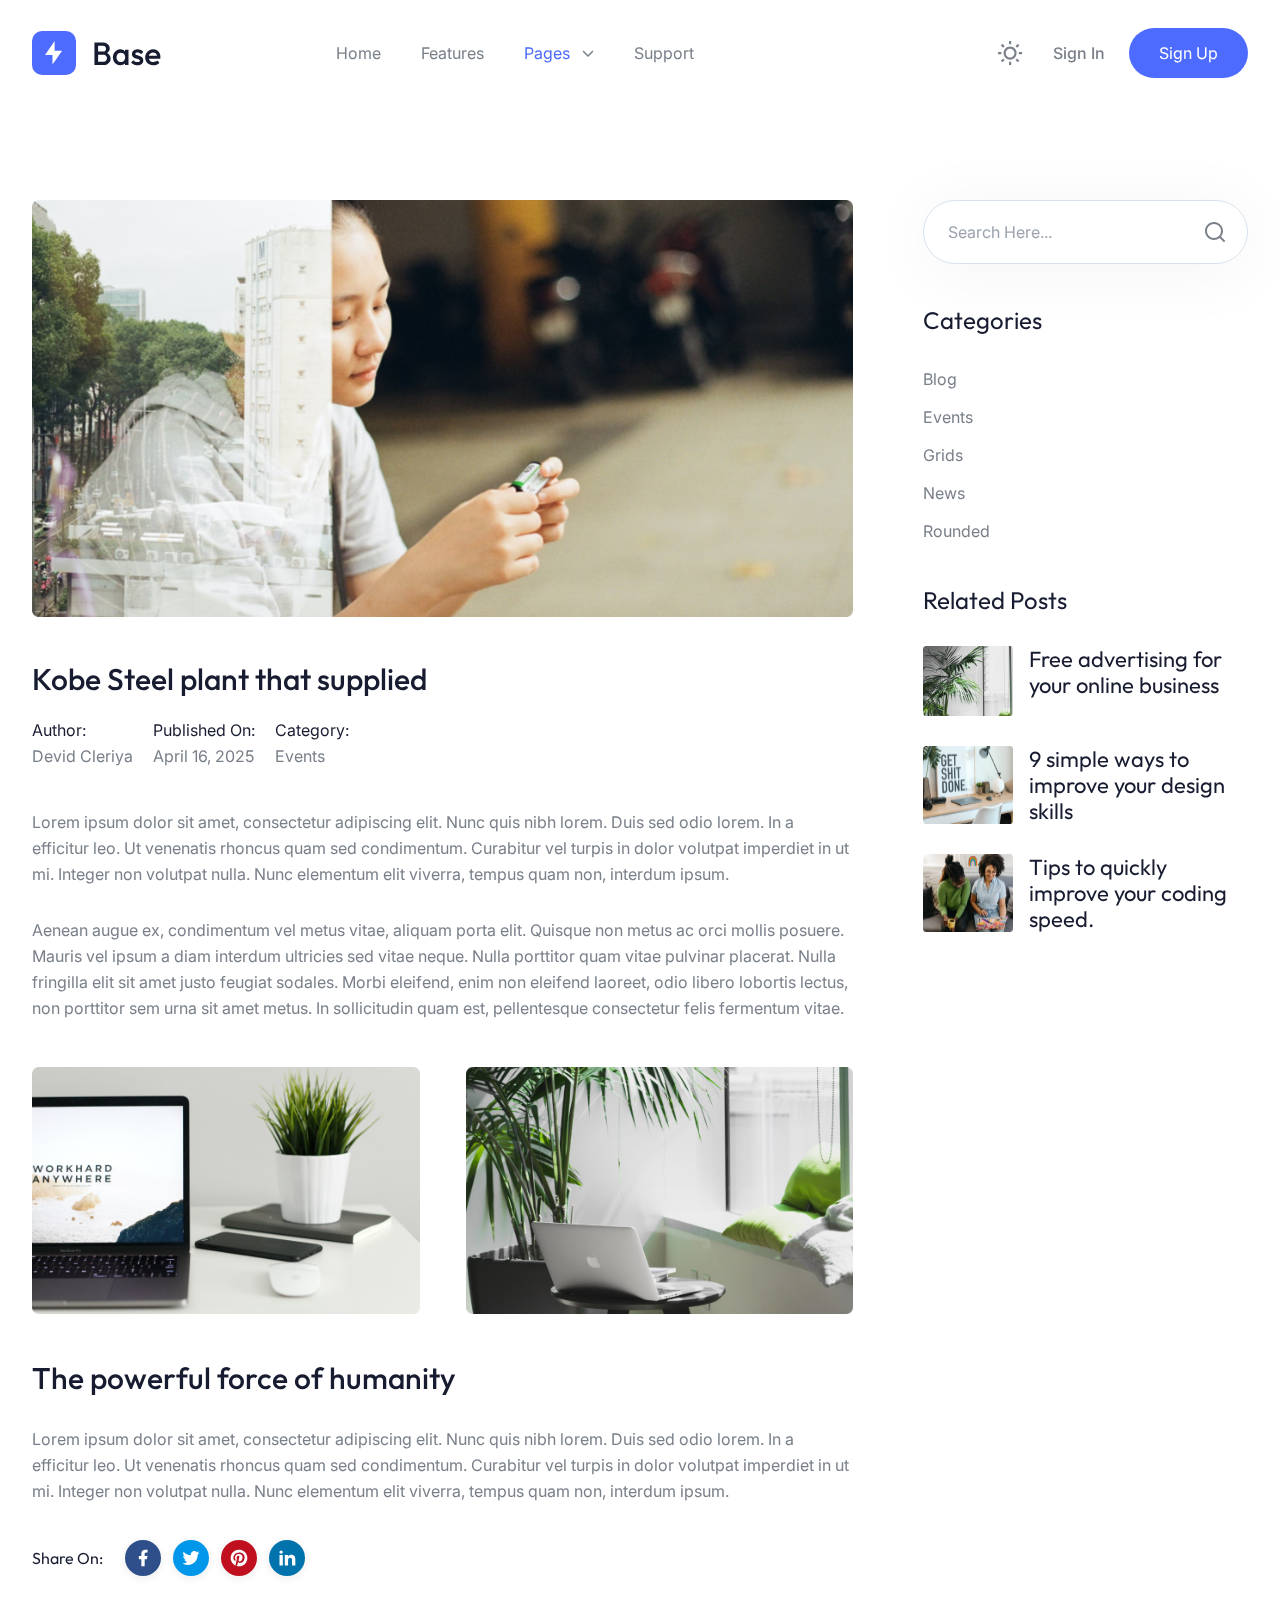
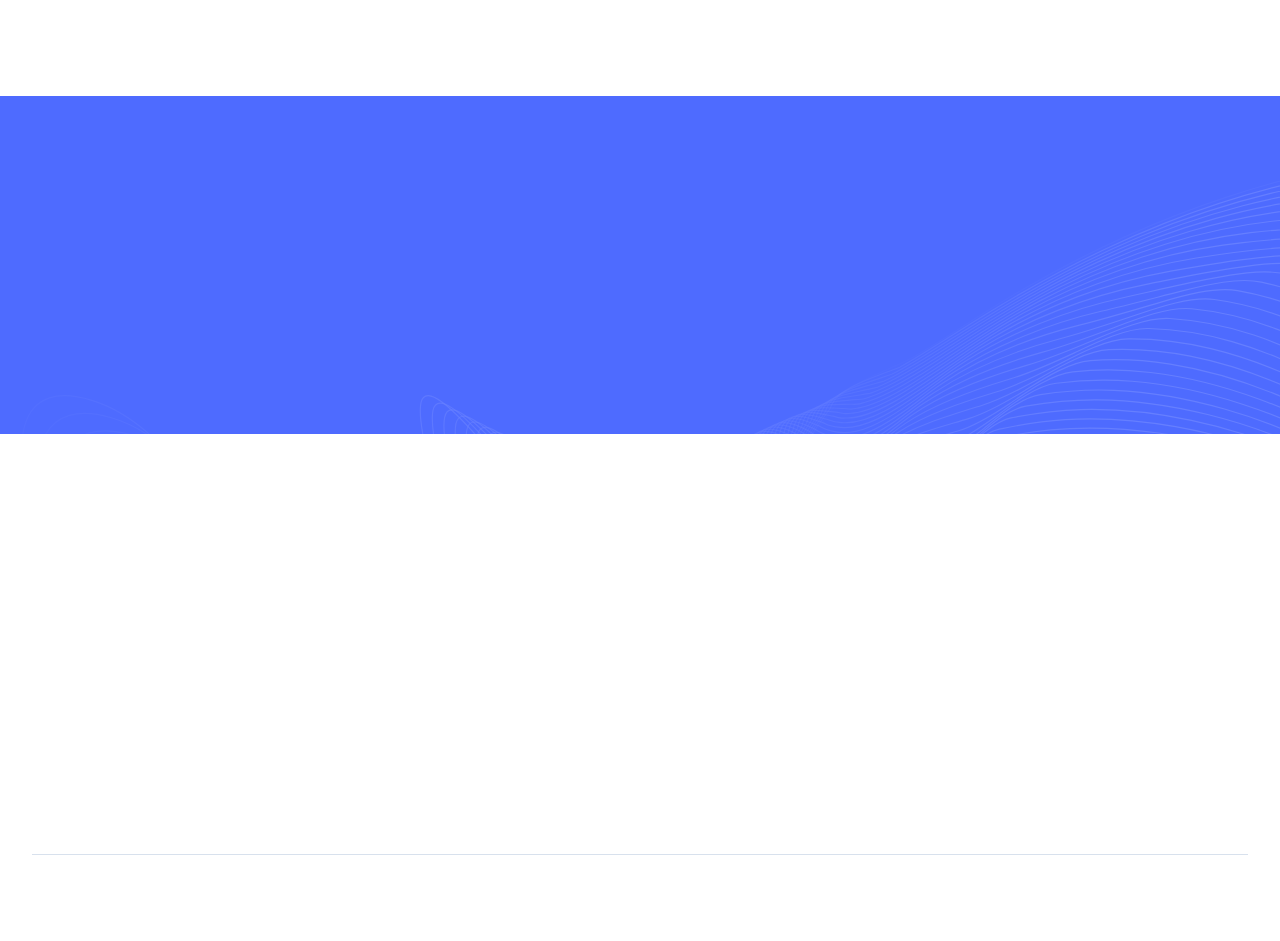
<file: blog-single.html>
<!DOCTYPE html>
<html lang="en">

<head>
  <meta charset="UTF-8" />
  <meta http-equiv="X-UA-Compatible" content="IE=edge" />
  <meta name="viewport" content="width=device-width, initial-scale=1.0" />
  <title>Blog Details | Base - Tailwind CSS Startup Template</title>
  <link rel="icon" href="favicon.ico">
  <link href="style.css" rel="stylesheet">
</head>

<body
  x-data="{ page: 'blog-single', 'darkMode': true, 'stickyMenu': false, 'navigationOpen': false, 'scrollTop': false }"
  x-init="
         darkMode = JSON.parse(localStorage.getItem('darkMode'));
         $watch('darkMode', value => localStorage.setItem('darkMode', JSON.stringify(value)))"
  :class="{'b eh': darkMode === true}">
  <!-- ===== Header Start ===== -->
  <header class="g s r vd ya cj" :class="{ 'hh sm _k dj bl ll' : stickyMenu }"
    @scroll.window="stickyMenu = (window.pageYOffset > 20) ? true : false">
    <div class="bb ze ki xn 2xl:ud-px-0 oo wf yf i">
      <div class="vd to/4 tc wf yf">
        <a href="index.html">
          <img class="om" src="images/logo-light.svg" alt="Logo Light" />
          <img class="xc nm" src="images/logo-dark.svg" alt="Logo Dark" />
        </a>

        <!-- Hamburger Toggle BTN -->
        <button class="po rc" @click="navigationOpen = !navigationOpen">
          <span class="rc i pf re pd">
            <span class="du-block h q vd yc">
              <span class="rc i r s eh um tg te rd eb ml jl dl" :class="{ 'ue el': !navigationOpen }"></span>
              <span class="rc i r s eh um tg te rd eb ml jl fl" :class="{ 'ue qr': !navigationOpen }"></span>
              <span class="rc i r s eh um tg te rd eb ml jl gl" :class="{ 'ue hl': !navigationOpen }"></span>
            </span>
            <span class="du-block h q vd yc lf">
              <span class="rc eh um tg ml jl el h na r ve yc" :class="{ 'sd dl': !navigationOpen }"></span>
              <span class="rc eh um tg ml jl qr h s pa vd rd" :class="{ 'sd rr': !navigationOpen }"></span>
            </span>
          </span>
        </button>
        <!-- Hamburger Toggle BTN -->
      </div>

      <div class="vd wo/4 sd qo f ho oo wf yf" :class="{ 'd hh rm sr td ud qg ug jc yh': navigationOpen }">
        <nav>
          <ul class="tc _o sf yo cg ep">
            <li><a href="index.html" class="xl" :class="{ 'mk': page === 'home' }">Home</a></li>
            <li><a href="index.html#features" class="xl">Features</a></li>
            <li class="c i" x-data="{ dropdown: false }">
              <a href="#!" class="xl tc wf yf bg" @click.prevent="dropdown = !dropdown"
                :class="{ 'mk': page === 'blog-grid' || page === 'blog-single' || page === 'signin' || page === 'signup' || page === '404' }">
                Pages

                <svg :class="{ 'wh': dropdown }" class="th mm we fd pf" xmlns="http://www.w3.org/2000/svg"
                  viewBox="0 0 512 512">
                  <path
                    d="M233.4 406.6c12.5 12.5 32.8 12.5 45.3 0l192-192c12.5-12.5 12.5-32.8 0-45.3s-32.8-12.5-45.3 0L256 338.7 86.6 169.4c-12.5-12.5-32.8-12.5-45.3 0s-12.5 32.8 0 45.3l192 192z" />
                </svg>
              </a>

              <!-- Dropdown Start -->
              <ul class="a" :class="{ 'tc': dropdown }">
                <li><a href="blog-grid.html" class="xl" :class="{ 'mk': page === 'blog-grid' }">Blog Grid</a></li>
                <li><a href="blog-single.html" class="xl" :class="{ 'mk': page === 'blog-single' }">Blog Single</a></li>
                <li><a href="signin.html" class="xl" :class="{ 'mk': page === 'signin' }">Sign In</a></li>
                <li><a href="signup.html" class="xl" :class="{ 'mk': page === 'signup' }">Sign Up</a></li>
                <li><a href="404.html" class="xl" :class="{ 'mk': page === '404' }">404</a></li>
              </ul>
              <!-- Dropdown End -->
            </li>
            <li><a href="index.html#support" class="xl">Support</a></li>
          </ul>
        </nav>

        <div class="tc wf ig pb no">
          <div class="pc h io pa ra" :class="navigationOpen ? '!-ud-visible' : 'd'">
            <label class="rc ab i">
              <input type="checkbox" :value="darkMode" @change="darkMode = !darkMode" class="pf vd yc uk h r za ab" />
              <!-- Icon Sun -->
              <svg :class="{ 'wn' : page === 'home', 'xh' : page === 'home' && stickyMenu }" class="th om" width="25"
                height="25" viewBox="0 0 25 25" fill="none" xmlns="http://www.w3.org/2000/svg">
                <path
                  d="M12.0908 18.6363C10.3549 18.6363 8.69 17.9467 7.46249 16.7192C6.23497 15.4916 5.54537 13.8268 5.54537 12.0908C5.54537 10.3549 6.23497 8.69 7.46249 7.46249C8.69 6.23497 10.3549 5.54537 12.0908 5.54537C13.8268 5.54537 15.4916 6.23497 16.7192 7.46249C17.9467 8.69 18.6363 10.3549 18.6363 12.0908C18.6363 13.8268 17.9467 15.4916 16.7192 16.7192C15.4916 17.9467 13.8268 18.6363 12.0908 18.6363ZM12.0908 16.4545C13.2481 16.4545 14.358 15.9947 15.1764 15.1764C15.9947 14.358 16.4545 13.2481 16.4545 12.0908C16.4545 10.9335 15.9947 9.8236 15.1764 9.00526C14.358 8.18692 13.2481 7.72718 12.0908 7.72718C10.9335 7.72718 9.8236 8.18692 9.00526 9.00526C8.18692 9.8236 7.72718 10.9335 7.72718 12.0908C7.72718 13.2481 8.18692 14.358 9.00526 15.1764C9.8236 15.9947 10.9335 16.4545 12.0908 16.4545ZM10.9999 0.0908203H13.1817V3.36355H10.9999V0.0908203ZM10.9999 20.8181H13.1817V24.0908H10.9999V20.8181ZM2.83446 4.377L4.377 2.83446L6.69082 5.14828L5.14828 6.69082L2.83446 4.37809V4.377ZM17.4908 19.0334L19.0334 17.4908L21.3472 19.8046L19.8046 21.3472L17.4908 19.0334ZM19.8046 2.83337L21.3472 4.377L19.0334 6.69082L17.4908 5.14828L19.8046 2.83446V2.83337ZM5.14828 17.4908L6.69082 19.0334L4.377 21.3472L2.83446 19.8046L5.14828 17.4908ZM24.0908 10.9999V13.1817H20.8181V10.9999H24.0908ZM3.36355 10.9999V13.1817H0.0908203V10.9999H3.36355Z"
                  fill="" />
              </svg>
              <!-- Icon Sun -->
              <img class="xc nm" src="images/icon-moon.svg" alt="Moon" />
            </label>
          </div>

          <a href="signin.html" :class="{ 'nk yl' : page === 'home', 'ok' : page === 'home' && stickyMenu }"
            class="ek pk xl">Sign In</a>
          <a href="signup.html" :class="{ 'hh/[0.15]' : page === 'home', 'sh' : page === 'home' && stickyMenu }"
            class="lk gh dk rg tc wf xf _l gi hi">Sign Up</a>
        </div>
      </div>
    </div>
  </header>

  <!-- ===== Header End ===== -->

  <main>
    <!-- ===== Blog Single Start ===== -->
    <section class="gj qp gr hj rp hr">
      <div class="bb ze ki xn 2xl:ud-px-0">
        <div class="tc sf yo zf kq">
          <div class="ro">
            <div
              class="animate_top rounded-md shadow-solid-13 bg-white dark:bg-blacksection border border-stroke dark:border-strokedark p-7.5 md:p-10">
              <img src="images/blog-big.png" alt="Blog" />

              <h2 class="ek vj 2xl:ud-text-title-lg kk wm nb gb">Kobe Steel plant that supplied</h2>

              <ul class="tc uf cg 2xl:ud-gap-15 fb">
                <li><span class="rc kk wm">Author: </span> Devid Cleriya</li>
                <li><span class="rc kk wm">Published On: </span> April 16, 2025</li>
                <li><span class="rc kk wm">Category: </span> Events</li>
              </ul>

              <p>
                Lorem ipsum dolor sit amet, consectetur adipiscing elit. Nunc quis nibh lorem. Duis sed odio lorem. In a
                efficitur leo. Ut venenatis rhoncus quam sed condimentum. Curabitur vel turpis in dolor volutpat
                imperdiet in ut mi. Integer non volutpat nulla. Nunc elementum elit viverra, tempus quam non, interdum
                ipsum.
              </p>

              <p class="ob">
                Aenean augue ex, condimentum vel metus vitae, aliquam porta elit. Quisque non metus ac orci mollis
                posuere. Mauris vel ipsum a diam interdum ultricies sed vitae neque. Nulla
                porttitor quam vitae pulvinar placerat. Nulla fringilla elit sit amet justo feugiat sodales. Morbi
                eleifend, enim non eleifend laoreet, odio libero lobortis lectus, non porttitor sem
                urna sit amet metus. In sollicitudin quam est, pellentesque consectetur felis fermentum vitae.
              </p>

              <div class="wc qf pn dg cb">
                <img src="images/blog-04.png" alt="Blog" />
                <img src="images/blog-05.png" alt="Blog" />
              </div>

              <h2 class="ek vj 2xl:ud-text-title-lg kk wm nb qb">The powerful force of humanity</h2>
              <p>
                Lorem ipsum dolor sit amet, consectetur adipiscing elit. Nunc quis nibh lorem. Duis sed odio lorem. In a
                efficitur leo. Ut venenatis rhoncus quam sed condimentum. Curabitur vel
                turpis in dolor volutpat imperdiet in ut mi. Integer non volutpat nulla. Nunc elementum elit viverra,
                tempus quam non, interdum ipsum.
              </p>

              <ul class="tc wf bg sb">
                <li>
                  <p class="sj kk wm tb">Share On:</p>
                </li>
                <li>
                  <a href="#!" class="tc wf xf yd ad rg ml il ih wk">
                    <svg width="20" height="20" viewBox="0 0 20 20" fill="none" xmlns="http://www.w3.org/2000/svg">
                      <g clip-path="url(#clip0_47_28)">
                        <path
                          d="M11.6663 11.25H13.7497L14.583 7.91663H11.6663V6.24996C11.6663 5.39163 11.6663 4.58329 13.333 4.58329H14.583V1.78329C14.3113 1.74746 13.2855 1.66663 12.2022 1.66663C9.93967 1.66663 8.33301 3.04746 8.33301 5.58329V7.91663H5.83301V11.25H8.33301V18.3333H11.6663V11.25Z"
                          fill="white" />
                      </g>
                      <defs>
                        <clipPath id="clip0_47_28">
                          <rect width="20" height="20" fill="white" />
                        </clipPath>
                      </defs>
                    </svg>
                  </a>
                </li>
                <li>
                  <a href="#!" class="tc wf xf yd ad rg ml il jh wk">
                    <svg width="20" height="20" viewBox="0 0 20 20" fill="none" xmlns="http://www.w3.org/2000/svg">
                      <g clip-path="url(#clip0_47_47)">
                        <path
                          d="M18.4683 4.71327C17.8321 4.99468 17.1574 5.1795 16.4666 5.26161C17.1947 4.82613 17.7397 4.14078 17.9999 3.33327C17.3166 3.73994 16.5674 4.02494 15.7866 4.17911C15.2621 3.61792 14.5669 3.24574 13.809 3.12043C13.0512 2.99511 12.2732 3.12368 11.596 3.48615C10.9187 3.84862 10.3802 4.42468 10.0642 5.12477C9.74812 5.82486 9.67221 6.60976 9.84825 7.35744C8.46251 7.28798 7.10686 6.92788 5.86933 6.30049C4.63179 5.67311 3.54003 4.79248 2.66492 3.71577C2.35516 4.24781 2.19238 4.85263 2.19326 5.46827C2.19326 6.67661 2.80826 7.74411 3.74326 8.36911C3.18993 8.35169 2.64878 8.20226 2.16492 7.93327V7.97661C2.16509 8.78136 2.44356 9.56129 2.95313 10.1842C3.46269 10.807 4.17199 11.2345 4.96075 11.3941C4.4471 11.5333 3.90851 11.5538 3.38576 11.4541C3.60814 12.1468 4.04159 12.7526 4.62541 13.1867C5.20924 13.6208 5.9142 13.8614 6.64159 13.8749C5.91866 14.4427 5.0909 14.8624 4.20566 15.1101C3.32041 15.3577 2.39503 15.4285 1.48242 15.3183C3.0755 16.3428 4.93 16.8867 6.82409 16.8849C13.2349 16.8849 16.7408 11.5741 16.7408 6.96827C16.7408 6.81827 16.7366 6.66661 16.7299 6.51827C17.4123 6.02508 18.0013 5.41412 18.4691 4.71411L18.4683 4.71327Z"
                          fill="white" />
                      </g>
                      <defs>
                        <clipPath id="clip0_47_47">
                          <rect width="20" height="20" fill="white" />
                        </clipPath>
                      </defs>
                    </svg>
                  </a>
                </li>
                <li>
                  <a href="#!" class="tc wf xf yd ad rg ml il kh wk">
                    <svg width="20" height="20" viewBox="0 0 20 20" fill="none" xmlns="http://www.w3.org/2000/svg">
                      <g clip-path="url(#clip0_47_50)">
                        <path
                          d="M11.1417 1.74502C9.14781 1.47074 7.12195 1.92715 5.43827 3.02999C3.75459 4.13283 2.52679 5.80761 1.98158 7.74508C1.43637 9.68255 1.61059 11.7519 2.47205 13.5709C3.33351 15.3899 4.82404 16.8359 6.66841 17.6417C6.61854 17.0015 6.66432 16.3575 6.80425 15.7309C6.95841 15.0317 7.88425 11.1784 7.88425 11.1784C7.69989 10.7651 7.60775 10.3167 7.61425 9.86419C7.61425 8.62669 8.32841 7.70336 9.21675 7.70336C9.37634 7.70103 9.53455 7.7331 9.68064 7.79738C9.82673 7.86166 9.95727 7.95665 10.0634 8.07588C10.1695 8.19511 10.2487 8.33578 10.2955 8.48835C10.3424 8.64091 10.3559 8.80178 10.3351 8.96002C10.3351 9.71002 9.85342 10.845 9.60175 11.91C9.55201 12.1053 9.54886 12.3096 9.59254 12.5064C9.63621 12.7031 9.72551 12.8869 9.85321 13.0428C9.98092 13.1987 10.1435 13.3225 10.3278 13.4041C10.5121 13.4857 10.713 13.5228 10.9142 13.5125C12.4959 13.5125 13.5559 11.4867 13.5559 9.09502C13.5559 7.26169 12.3417 5.88836 10.1034 5.88836C9.56789 5.86755 9.03373 5.95579 8.53336 6.14773C8.03298 6.33968 7.57684 6.63131 7.19262 7.00493C6.8084 7.37855 6.50413 7.82636 6.29827 8.32117C6.09241 8.81598 5.98926 9.34746 5.99508 9.88336C5.97122 10.4778 6.163 11.0608 6.53508 11.525C6.60461 11.5769 6.65538 11.65 6.67973 11.7333C6.70408 11.8166 6.70069 11.9055 6.67008 11.9867C6.63175 12.14 6.53508 12.5059 6.49675 12.64C6.48877 12.6855 6.47023 12.7285 6.4426 12.7655C6.41497 12.8026 6.37904 12.8326 6.33769 12.8532C6.29634 12.8738 6.25073 12.8844 6.20454 12.8841C6.15835 12.8838 6.11286 12.8727 6.07175 12.8517C4.91841 12.39 4.37508 11.1209 4.37508 9.67169C4.37508 7.29919 6.36175 4.45919 10.3367 4.45919C13.5001 4.45919 15.6034 6.77336 15.6034 9.24836C15.6034 12.5059 13.7892 14.955 11.1084 14.955C10.7077 14.9678 10.3103 14.8794 9.95286 14.6979C9.59541 14.5164 9.2895 14.2477 9.06342 13.9167C9.06342 13.9167 8.58175 15.8467 8.48675 16.2117C8.29282 16.8423 8.00667 17.4407 7.63758 17.9875C8.40675 18.2209 9.20591 18.3375 10.0092 18.3342C11.1039 18.3351 12.188 18.12 13.1994 17.7013C14.2108 17.2827 15.1297 16.6686 15.9035 15.8943C16.6772 15.12 17.2907 14.2007 17.7086 13.1889C18.1266 12.1772 18.3409 11.093 18.3393 9.99836C18.3382 7.98586 17.6091 6.04169 16.2864 4.52484C14.9638 3.00799 13.137 2.02091 11.1434 1.74586L11.1417 1.74502Z"
                          fill="white" />
                      </g>
                      <defs>
                        <clipPath id="clip0_47_50">
                          <rect width="20" height="20" fill="white" />
                        </clipPath>
                      </defs>
                    </svg>
                  </a>
                </li>
                <li>
                  <a href="#!" class="tc wf xf yd ad rg ml il lh wk">
                    <svg width="20" height="20" viewBox="0 0 20 20" fill="none" xmlns="http://www.w3.org/2000/svg">
                      <g clip-path="url(#clip0_47_53)">
                        <path
                          d="M5.78353 4.16665C5.78331 4.60867 5.6075 5.03251 5.29478 5.34491C4.98207 5.65732 4.55806 5.8327 4.11603 5.83248C3.674 5.83226 3.25017 5.65645 2.93776 5.34373C2.62536 5.03102 2.44997 4.60701 2.4502 4.16498C2.45042 3.72295 2.62622 3.29912 2.93894 2.98671C3.25166 2.67431 3.67567 2.49892 4.1177 2.49915C4.55972 2.49937 4.98356 2.67517 5.29596 2.98789C5.60837 3.30061 5.78375 3.72462 5.78353 4.16665ZM5.83353 7.06665H2.5002V17.5H5.83353V7.06665ZM11.1002 7.06665H7.78353V17.5H11.0669V12.025C11.0669 8.97498 15.0419 8.69165 15.0419 12.025V17.5H18.3335V10.8916C18.3335 5.74998 12.4502 5.94165 11.0669 8.46665L11.1002 7.06665Z"
                          fill="white" />
                      </g>
                      <defs>
                        <clipPath id="clip0_47_53">
                          <rect width="20" height="20" fill="white" />
                        </clipPath>
                      </defs>
                    </svg>
                  </a>
                </li>
              </ul>

            </div>
          </div>

          <div class="jn/2 so">
            <div class="animate_top fb">
              <form action="#">
                <div class="i">
                  <input type="text" placeholder="Search Here..."
                    class="vd sm _g ch pm vk xm rg gm dm/40 dn/40 li mi" />

                  <button class="h r q _h">
                    <svg class="th ul ml il" width="21" height="21" viewBox="0 0 21 21" fill="none"
                      xmlns="http://www.w3.org/2000/svg">
                      <path
                        d="M16.031 14.617L20.314 18.899L18.899 20.314L14.617 16.031C13.0237 17.3082 11.042 18.0029 9 18C4.032 18 0 13.968 0 9C0 4.032 4.032 0 9 0C13.968 0 18 4.032 18 9C18.0029 11.042 17.3082 13.0237 16.031 14.617ZM14.025 13.875C15.2941 12.5699 16.0029 10.8204 16 9C16 5.132 12.867 2 9 2C5.132 2 2 5.132 2 9C2 12.867 5.132 16 9 16C10.8204 16.0029 12.5699 15.2941 13.875 14.025L14.025 13.875Z" />
                    </svg>
                  </button>
                </div>
              </form>
            </div>

            <div class="animate_top fb">
              <h4 class="tj kk wm qb">Categories</h4>

              <ul>
                <li class="ql vb du-ease-in-out il xl">
                  <a href="#!">Blog</a>
                </li>
                <li class="ql vb du-ease-in-out il xl">
                  <a href="#!">Events</a>
                </li>
                <li class="ql vb du-ease-in-out il xl">
                  <a href="#!">Grids</a>
                </li>
                <li class="ql vb du-ease-in-out il xl">
                  <a href="#!">News</a>
                </li>
                <li class="ql vb du-ease-in-out il xl">
                  <a href="#!">Rounded</a>
                </li>
              </ul>
            </div>

            <div class="animate_top">
              <h4 class="tj kk wm qb">Related Posts</h4>

              <div>
                <div class="tc fg 2xl:ud-gap-6 qb">
                  <img src="images/blog-small-01.png" alt="Blog" />
                  <h5 class="wj kk wm xl bn ml il">
                    <a href="#!">Free advertising for your online business</a>
                  </h5>
                </div>
                <div class="tc fg 2xl:ud-gap-6 qb">
                  <img src="images/blog-small-02.png" alt="Blog" />
                  <h5 class="wj kk wm xl bn ml il">
                    <a href="#!">9 simple ways to improve your design skills</a>
                  </h5>
                </div>
                <div class="tc fg 2xl:ud-gap-6">
                  <img src="images/blog-small-03.png" alt="Blog" />
                  <h5 class="wj kk wm xl bn ml il">
                    <a href="#!">Tips to quickly improve your coding speed.</a>
                  </h5>
                </div>
              </div>
            </div>
          </div>
        </div>
      </div>
    </section>
    <!-- ===== Blog Single End ===== -->

    <!-- ===== CTA Start ===== -->
    <section class="i pg gh ji">
      <!-- Bg Shape -->
      <img class="h p q" src="images/shape-16.svg" alt="Bg Shape" />

      <div class="bb ye i z-10 ki xn dr">
        <div class="tc uf sn tn un gg">
          <div class="animate_left to/2">
            <h2 class="fk vj zp pr lk ac">
              Join with 5000+ Startups Growing with Base.
            </h2>
            <p class="lk">
              Lorem ipsum dolor sit amet, consectetur adipiscing elit. Nunc quis nibh lorem. Duis sed odio lorem. In a
              efficitur leo. Ut venenatis rhoncus.
            </p>
          </div>
          <div class="animate_right bf">
            <a href="#!" class="vc ek kk hh rg ol il cm gi hi">
              Get Started Now
            </a>
          </div>
        </div>
      </div>
    </section>

    <!-- ===== CTA End ===== -->
  </main>
  <!-- ===== Footer Start ===== -->
  <footer>
    <div class="bb ze ki xn 2xl:ud-px-0">
      <!-- Footer Top -->
      <div class="ji gp">
        <div class="tc uf ap gg fp">
          <div class="animate_top zd/2 to/4">
            <a href="index.html">
              <img src="images/logo-light.svg" alt="Logo" class="om" />
              <img src="images/logo-dark.svg" alt="Logo" class="xc nm" />
            </a>

            <p class="lc fb">Lorem ipsum dolor sit amet, consectetur adipiscing elit.</p>

            <ul class="tc wf cg">
              <li>
                <a href="#!">
                  <svg class="vh ul cl il" width="24" height="24" viewBox="0 0 24 24" fill="none"
                    xmlns="http://www.w3.org/2000/svg">
                    <g clip-path="url(#clip0_48_1499)">
                      <path
                        d="M14 13.5H16.5L17.5 9.5H14V7.5C14 6.47 14 5.5 16 5.5H17.5V2.14C17.174 2.097 15.943 2 14.643 2C11.928 2 10 3.657 10 6.7V9.5H7V13.5H10V22H14V13.5Z"
                        fill="" />
                    </g>
                    <defs>
                      <clipPath id="clip0_48_1499">
                        <rect width="24" height="24" fill="white" />
                      </clipPath>
                    </defs>
                  </svg>
                </a>
              </li>
              <li>
                <a href="#!">
                  <svg class="vh ul cl il" width="24" height="24" viewBox="0 0 24 24" fill="none"
                    xmlns="http://www.w3.org/2000/svg">
                    <g clip-path="url(#clip0_48_1502)">
                      <path
                        d="M22.162 5.65593C21.3985 5.99362 20.589 6.2154 19.76 6.31393C20.6337 5.79136 21.2877 4.96894 21.6 3.99993C20.78 4.48793 19.881 4.82993 18.944 5.01493C18.3146 4.34151 17.4803 3.89489 16.5709 3.74451C15.6615 3.59413 14.7279 3.74842 13.9153 4.18338C13.1026 4.61834 12.4564 5.30961 12.0771 6.14972C11.6978 6.98983 11.6067 7.93171 11.818 8.82893C10.1551 8.74558 8.52832 8.31345 7.04328 7.56059C5.55823 6.80773 4.24812 5.75098 3.19799 4.45893C2.82628 5.09738 2.63095 5.82315 2.63199 6.56193C2.63199 8.01193 3.36999 9.29293 4.49199 10.0429C3.828 10.022 3.17862 9.84271 2.59799 9.51993V9.57193C2.59819 10.5376 2.93236 11.4735 3.54384 12.221C4.15532 12.9684 5.00647 13.4814 5.95299 13.6729C5.33661 13.84 4.6903 13.8646 4.06299 13.7449C4.32986 14.5762 4.85 15.3031 5.55058 15.824C6.25117 16.345 7.09712 16.6337 7.96999 16.6499C7.10247 17.3313 6.10917 17.8349 5.04687 18.1321C3.98458 18.4293 2.87412 18.5142 1.77899 18.3819C3.69069 19.6114 5.91609 20.2641 8.18899 20.2619C15.882 20.2619 20.089 13.8889 20.089 8.36193C20.089 8.18193 20.084 7.99993 20.076 7.82193C20.8949 7.2301 21.6016 6.49695 22.163 5.65693L22.162 5.65593Z"
                        fill="" />
                    </g>
                    <defs>
                      <clipPath id="clip0_48_1502">
                        <rect width="24" height="24" fill="white" />
                      </clipPath>
                    </defs>
                  </svg>
                </a>
              </li>
              <li>
                <a href="#!">
                  <svg class="vh ul cl il" width="24" height="24" viewBox="0 0 24 24" fill="none"
                    xmlns="http://www.w3.org/2000/svg">
                    <g clip-path="url(#clip0_48_1505)">
                      <path
                        d="M6.94 5.00002C6.93974 5.53046 6.72877 6.03906 6.35351 6.41394C5.97825 6.78883 5.46944 6.99929 4.939 6.99902C4.40857 6.99876 3.89997 6.78779 3.52508 6.41253C3.1502 6.03727 2.93974 5.52846 2.94 4.99802C2.94027 4.46759 3.15124 3.95899 3.5265 3.5841C3.90176 3.20922 4.41057 2.99876 4.941 2.99902C5.47144 2.99929 5.98004 3.21026 6.35492 3.58552C6.72981 3.96078 6.94027 4.46959 6.94 5.00002ZM7 8.48002H3V21H7V8.48002ZM13.32 8.48002H9.34V21H13.28V14.43C13.28 10.77 18.05 10.43 18.05 14.43V21H22V13.07C22 6.90002 14.94 7.13002 13.28 10.16L13.32 8.48002Z"
                        fill="" />
                    </g>
                    <defs>
                      <clipPath id="clip0_48_1505">
                        <rect width="24" height="24" fill="white" />
                      </clipPath>
                    </defs>
                  </svg>
                </a>
              </li>
              <li>
                <a href="#!">
                  <svg class="vh ul cl il" width="24" height="24" viewBox="0 0 24 24"
                    xmlns="http://www.w3.org/2000/svg">
                    <g clip-path="url(#clip0_48_1508)">
                      <path
                        d="M7.443 5.3501C8.082 5.3501 8.673 5.4001 9.213 5.5481C9.70301 5.63814 10.1708 5.82293 10.59 6.0921C10.984 6.3391 11.279 6.6861 11.475 7.1311C11.672 7.5761 11.77 8.1211 11.77 8.7141C11.77 9.4071 11.623 10.0001 11.279 10.4451C10.984 10.8911 10.492 11.2861 9.902 11.5831C10.738 11.8311 11.377 12.2761 11.77 12.8691C12.164 13.4631 12.41 14.2051 12.41 15.0461C12.41 15.7391 12.262 16.3321 12.016 16.8271C11.77 17.3221 11.377 17.7671 10.934 18.0641C10.4528 18.3825 9.92084 18.6165 9.361 18.7561C8.771 18.9051 8.181 19.0041 7.591 19.0041H1V5.3501H7.443ZM7.049 10.8901C7.59 10.8901 8.033 10.7421 8.377 10.4951C8.721 10.2481 8.869 9.8021 8.869 9.2581C8.869 8.9611 8.819 8.6641 8.721 8.4671C8.623 8.2691 8.475 8.1201 8.279 7.9721C8.082 7.8731 7.885 7.7741 7.639 7.7251C7.393 7.6751 7.148 7.6751 6.852 7.6751H4V10.8911H7.05L7.049 10.8901ZM7.197 16.7281C7.492 16.7281 7.787 16.6781 8.033 16.6291C8.28138 16.5819 8.51628 16.4805 8.721 16.3321C8.92139 16.1873 9.08903 16.002 9.213 15.7881C9.311 15.5411 9.41 15.2441 9.41 14.8981C9.41 14.2051 9.213 13.7101 8.82 13.3641C8.426 13.0671 7.885 12.9191 7.246 12.9191H4V16.7291H7.197V16.7281ZM16.689 16.6781C17.082 17.0741 17.672 17.2721 18.459 17.2721C19 17.2721 19.492 17.1241 19.885 16.8771C20.279 16.5801 20.525 16.2831 20.623 15.9861H23.033C22.639 17.1731 22.049 18.0141 21.263 18.5581C20.475 19.0531 19.541 19.3501 18.41 19.3501C17.6864 19.3523 16.9688 19.2179 16.295 18.9541C15.6887 18.7266 15.148 18.3529 14.721 17.8661C14.2643 17.4107 13.9267 16.8498 13.738 16.2331C13.492 15.5901 13.393 14.8981 13.393 14.1061C13.393 13.3641 13.492 12.6721 13.738 12.0281C13.9745 11.4082 14.3245 10.8378 14.77 10.3461C15.213 9.9011 15.754 9.5061 16.344 9.2581C17.0007 8.99416 17.7022 8.85969 18.41 8.8621C19.246 8.8621 19.984 9.0111 20.623 9.3571C21.263 9.7031 21.754 10.0991 22.148 10.6931C22.5499 11.2636 22.8494 11.8998 23.033 12.5731C23.131 13.2651 23.18 13.9581 23.131 14.7491H16C16 15.5411 16.295 16.2831 16.689 16.6791V16.6781ZM19.787 11.4841C19.443 11.1381 18.902 10.9401 18.262 10.9401C17.82 10.9401 17.475 11.0391 17.18 11.1871C16.885 11.3361 16.689 11.5341 16.492 11.7321C16.311 11.9234 16.1912 12.1643 16.148 12.4241C16.098 12.6721 16.049 12.8691 16.049 13.0671H20.475C20.377 12.3251 20.131 11.8311 19.787 11.4841V11.4841ZM15.459 6.2901H20.967V7.6261H15.46V6.2901H15.459Z" />
                    </g>
                    <defs>
                      <clipPath id="clip0_48_1508">
                        <rect width="24" height="24" fill="white" />
                      </clipPath>
                    </defs>
                  </svg>
                </a>
              </li>
            </ul>
          </div>

          <div class="vd ro tc sf rn un gg vn">
            <div class="animate_top">
              <h4 class="kk wm tj ec">Quick Links</h4>

              <ul>
                <li><a href="#!" class="sc xl vb">Home</a></li>
                <li><a href="#!" class="sc xl vb">Product</a></li>
                <li>
                  <a href="#!" class="sc xl vb">
                    Careers

                  </a>
                </li>
                <li><a href="#!" class="sc xl vb">Pricing</a></li>
              </ul>
            </div>

            <div class="animate_top">
              <h4 class="kk wm tj ec">Services</h4>

              <ul>
                <li><a href="#!" class="sc xl vb">Web Development</a></li>
                <li><a href="#!" class="sc xl vb">Graphics Design</a></li>
                <li><a href="#!" class="sc xl vb">Digital Marketing</a></li>
                <li><a href="#!" class="sc xl vb">Ui/Ux Design</a></li>
              </ul>
            </div>

            <div class="animate_top">
              <h4 class="kk wm tj ec">Support</h4>

              <ul>
                <li><a href="#!" class="sc xl vb">Company</a></li>
                <li><a href="#!" class="sc xl vb">Press media</a></li>
                <li><a href="#!" class="sc xl vb">Our Blog</a></li>
                <li><a href="#!" class="sc xl vb">Contact Us</a></li>
              </ul>
            </div>

            <div class="animate_top">
              <h4 class="kk wm tj ec">Newsletter</h4>
              <p class="ac qe">Subscribe to receive future updates</p>

              <form action="https://formbold.com/s/unique_form_id" method="POST">
                <div class="i">
                  <input type="text" placeholder="Email address" class="vd sm _g ch pm vk xm rg gm dm dn gi mi" />

                  <button class="h q fi">
                    <svg class="th vm ul" width="20" height="20" viewBox="0 0 20 20" fill="none"
                      xmlns="http://www.w3.org/2000/svg">
                      <g clip-path="url(#clip0_48_1487)">
                        <path
                          d="M3.1175 1.17318L18.5025 9.63484C18.5678 9.67081 18.6223 9.72365 18.6602 9.78786C18.6982 9.85206 18.7182 9.92527 18.7182 9.99984C18.7182 10.0744 18.6982 10.1476 18.6602 10.2118C18.6223 10.276 18.5678 10.3289 18.5025 10.3648L3.1175 18.8265C3.05406 18.8614 2.98262 18.8792 2.91023 18.8781C2.83783 18.8769 2.76698 18.857 2.70465 18.8201C2.64232 18.7833 2.59066 18.7308 2.55478 18.6679C2.51889 18.6051 2.50001 18.5339 2.5 18.4615V1.53818C2.50001 1.46577 2.51889 1.39462 2.55478 1.33174C2.59066 1.26885 2.64232 1.2164 2.70465 1.17956C2.76698 1.14272 2.83783 1.12275 2.91023 1.12163C2.98262 1.12051 3.05406 1.13828 3.1175 1.17318ZM4.16667 10.8332V16.3473L15.7083 9.99984L4.16667 3.65234V9.16651H8.33333V10.8332H4.16667Z"
                          fill="" />
                      </g>
                      <defs>
                        <clipPath id="clip0_48_1487">
                          <rect width="20" height="20" fill="white" />
                        </clipPath>
                      </defs>
                    </svg>
                  </button>
                </div>
              </form>
            </div>
          </div>
        </div>
      </div>
      <!-- Footer Top -->

      <!-- Footer Bottom -->
      <div class="bh ch pm tc uf sf yo wf xf ap cg fp bj">
        <div class="animate_top">
          <ul class="tc wf gg">
            <li><a href="#!" class="xl">English</a></li>
            <li><a href="#!" class="xl">Privacy Policy</a></li>
            <li><a href="#!" class="xl">Support</a></li>
          </ul>
        </div>

        <div class="animate_top">
          <p>&copy; 2025 Base. All rights reserved. Distributed by <a href="https://themewagon.com"
              target="_blank">ThemeWagon</a></p>
        </div>
      </div>
      <!-- Footer Bottom -->
    </div>
  </footer>

  <!-- ===== Footer End ===== -->

  <!-- ====== Back To Top Start ===== -->
  <button class="xc wf xf ie ld vg sr gh tr g sa ta _a" @click="window.scrollTo({top: 0, behavior: 'smooth'})"
    @scroll.window="scrollTop = (window.pageYOffset > 50) ? true : false" :class="{ 'uc' : scrollTop }">
    <svg class="uh se qd" xmlns="http://www.w3.org/2000/svg" viewBox="0 0 512 512">
      <path
        d="M233.4 105.4c12.5-12.5 32.8-12.5 45.3 0l192 192c12.5 12.5 12.5 32.8 0 45.3s-32.8 12.5-45.3 0L256 173.3 86.6 342.6c-12.5 12.5-32.8 12.5-45.3 0s-12.5-32.8 0-45.3l192-192z" />
    </svg>
  </button>

  <!-- ====== Back To Top End ===== -->
  <script defer src="bundle.js"></script>
</body>

</html>
</file>
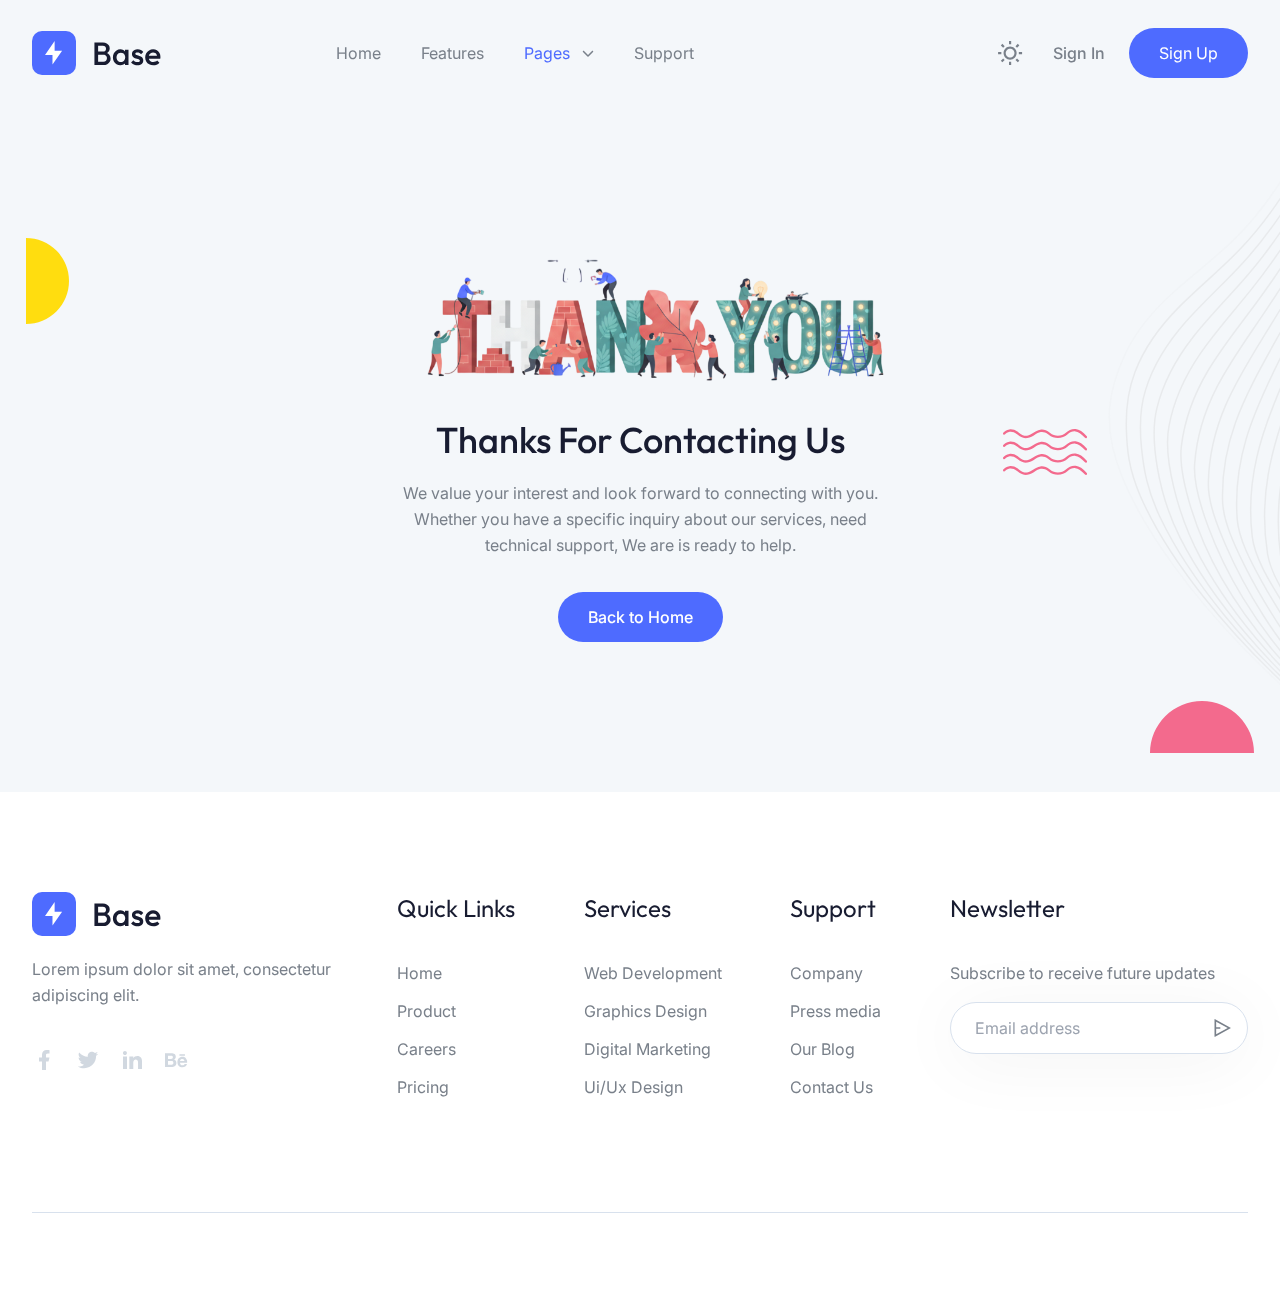
<file: contacting.html>
<!DOCTYPE html>
<html lang="en">

<head>
  <meta charset="UTF-8" />
  <meta http-equiv="X-UA-Compatible" content="IE=edge" />
  <meta name="viewport" content="width=device-width, initial-scale=1.0" />
  <title>404 | Base - Tailwind CSS Startup Template</title>
  <link rel="icon" href="favicon.ico">
  <link href="style.css" rel="stylesheet">
</head>



<body x-data="{ page: '404', 'darkMode': true, 'stickyMenu': false, 'navigationOpen': false, 'scrollTop': false }"
  x-init="
         darkMode = JSON.parse(localStorage.getItem('darkMode'));
         $watch('darkMode', value => localStorage.setItem('darkMode', JSON.stringify(value)))"
  :class="{'b eh': darkMode === true}">
  <!-- ===== Header Start ===== -->
  <header class="g s r vd ya cj" :class="{ 'hh sm _k dj bl ll' : stickyMenu }"
    @scroll.window="stickyMenu = (window.pageYOffset > 20) ? true : false">
    <div class="bb ze ki xn 2xl:ud-px-0 oo wf yf i">
      <div class="vd to/4 tc wf yf">
        <a href="index.html">
          <img class="om" src="images/logo-light.svg" alt="Logo Light" />
          <img class="xc nm" src="images/logo-dark.svg" alt="Logo Dark" />
        </a>

        <!-- Hamburger Toggle BTN -->
        <button class="po rc" @click="navigationOpen = !navigationOpen">
          <span class="rc i pf re pd">
            <span class="du-block h q vd yc">
              <span class="rc i r s eh um tg te rd eb ml jl dl" :class="{ 'ue el': !navigationOpen }"></span>
              <span class="rc i r s eh um tg te rd eb ml jl fl" :class="{ 'ue qr': !navigationOpen }"></span>
              <span class="rc i r s eh um tg te rd eb ml jl gl" :class="{ 'ue hl': !navigationOpen }"></span>
            </span>
            <span class="du-block h q vd yc lf">
              <span class="rc eh um tg ml jl el h na r ve yc" :class="{ 'sd dl': !navigationOpen }"></span>
              <span class="rc eh um tg ml jl qr h s pa vd rd" :class="{ 'sd rr': !navigationOpen }"></span>
            </span>
          </span>
        </button>
        <!-- Hamburger Toggle BTN -->
      </div>

      <div class="vd wo/4 sd qo f ho oo wf yf" :class="{ 'd hh rm sr td ud qg ug jc yh': navigationOpen }">
        <nav>
          <ul class="tc _o sf yo cg ep">
            <li><a href="index.html" class="xl" :class="{ 'mk': page === 'home' }">Home</a></li>
            <li><a href="index.html#features" class="xl">Features</a></li>
            <li class="c i" x-data="{ dropdown: false }">
              <a href="#!" class="xl tc wf yf bg" @click.prevent="dropdown = !dropdown"
                :class="{ 'mk': page === 'blog-grid' || page === 'blog-single' || page === 'signin' || page === 'signup' || page === '404' }">
                Pages

                <svg :class="{ 'wh': dropdown }" class="th mm we fd pf" xmlns="http://www.w3.org/2000/svg"
                  viewBox="0 0 512 512">
                  <path
                    d="M233.4 406.6c12.5 12.5 32.8 12.5 45.3 0l192-192c12.5-12.5 12.5-32.8 0-45.3s-32.8-12.5-45.3 0L256 338.7 86.6 169.4c-12.5-12.5-32.8-12.5-45.3 0s-12.5 32.8 0 45.3l192 192z" />
                </svg>
              </a>

              <!-- Dropdown Start -->
              <ul class="a" :class="{ 'tc': dropdown }">
                <li><a href="blog-grid.html" class="xl" :class="{ 'mk': page === 'blog-grid' }">Blog Grid</a></li>
                <li><a href="blog-single.html" class="xl" :class="{ 'mk': page === 'blog-single' }">Blog Single</a></li>
                <li><a href="signin.html" class="xl" :class="{ 'mk': page === 'signin' }">Sign In</a></li>
                <li><a href="signup.html" class="xl" :class="{ 'mk': page === 'signup' }">Sign Up</a></li>
                <li><a href="404.html" class="xl" :class="{ 'mk': page === '404' }">404</a></li>
              </ul>
              <!-- Dropdown End -->
            </li>
            <li><a href="index.html#support" class="xl">Support</a></li>
          </ul>
        </nav>

        <div class="tc wf ig pb no">
          <div class="pc h io pa ra" :class="navigationOpen ? '!-ud-visible' : 'd'">
            <label class="rc ab i">
              <input type="checkbox" :value="darkMode" @change="darkMode = !darkMode" class="pf vd yc uk h r za ab" />
              <!-- Icon Sun -->
              <svg :class="{ 'wn' : page === 'home', 'xh' : page === 'home' && stickyMenu }" class="th om" width="25"
                height="25" viewBox="0 0 25 25" fill="none" xmlns="http://www.w3.org/2000/svg">
                <path
                  d="M12.0908 18.6363C10.3549 18.6363 8.69 17.9467 7.46249 16.7192C6.23497 15.4916 5.54537 13.8268 5.54537 12.0908C5.54537 10.3549 6.23497 8.69 7.46249 7.46249C8.69 6.23497 10.3549 5.54537 12.0908 5.54537C13.8268 5.54537 15.4916 6.23497 16.7192 7.46249C17.9467 8.69 18.6363 10.3549 18.6363 12.0908C18.6363 13.8268 17.9467 15.4916 16.7192 16.7192C15.4916 17.9467 13.8268 18.6363 12.0908 18.6363ZM12.0908 16.4545C13.2481 16.4545 14.358 15.9947 15.1764 15.1764C15.9947 14.358 16.4545 13.2481 16.4545 12.0908C16.4545 10.9335 15.9947 9.8236 15.1764 9.00526C14.358 8.18692 13.2481 7.72718 12.0908 7.72718C10.9335 7.72718 9.8236 8.18692 9.00526 9.00526C8.18692 9.8236 7.72718 10.9335 7.72718 12.0908C7.72718 13.2481 8.18692 14.358 9.00526 15.1764C9.8236 15.9947 10.9335 16.4545 12.0908 16.4545ZM10.9999 0.0908203H13.1817V3.36355H10.9999V0.0908203ZM10.9999 20.8181H13.1817V24.0908H10.9999V20.8181ZM2.83446 4.377L4.377 2.83446L6.69082 5.14828L5.14828 6.69082L2.83446 4.37809V4.377ZM17.4908 19.0334L19.0334 17.4908L21.3472 19.8046L19.8046 21.3472L17.4908 19.0334ZM19.8046 2.83337L21.3472 4.377L19.0334 6.69082L17.4908 5.14828L19.8046 2.83446V2.83337ZM5.14828 17.4908L6.69082 19.0334L4.377 21.3472L2.83446 19.8046L5.14828 17.4908ZM24.0908 10.9999V13.1817H20.8181V10.9999H24.0908ZM3.36355 10.9999V13.1817H0.0908203V10.9999H3.36355Z"
                  fill="" />
              </svg>
              <!-- Icon Sun -->
              <img class="xc nm" src="images/icon-moon.svg" alt="Moon" />
            </label>
          </div>

          <a href="signin.html" :class="{ 'nk yl' : page === 'home', 'ok' : page === 'home' && stickyMenu }"
            class="ek pk xl">Sign In</a>
          <a href="signup.html" :class="{ 'hh/[0.15]' : page === 'home', 'sh' : page === 'home' && stickyMenu }"
            class="lk gh dk rg tc wf xf _l gi hi">Sign Up</a>
        </div>
      </div>
    </div>
  </header>

  <!-- ===== Header End ===== -->

  <main>
    <!-- ===== 404 Start ===== -->
    <section class="i pg fh rm ej np er fj op fr">
      <!-- Bg Shapes -->
      <img src="images/shape-06.svg" alt="Shape" class="h j k">
      <img src="images/shape-03.svg" alt="Shape" class="h l m">
      <img src="images/shape-17.svg" alt="Shape" class="h n o">
      <img src="images/shape-18.svg" alt="Shape" class="h p q">

      <div class="animate_top bb xe rj">
        <img src="images/Gemini_Generated_Image_5p7obj5p7obj5p7o (1)-Photoroom.png" alt="" class="myimage">

        <h2 class="ek tj eo kk wm gb">Thanks For Contacting Us </h2>
        <p class="hb">We value your interest and look forward to connecting with you. Whether you have a specific inquiry about our services, need technical support, We are is ready to help.</p>

        <a href="./index.html" class="ek vc rg gh lk ml il _l gi hi">Back to Home</a>
      </div>
    </section>
    <!-- ===== 404 End ===== -->
  </main>
  <!-- ===== Footer Start ===== -->
  <footer>
    <div class="bb ze ki xn 2xl:ud-px-0">
      <!-- Footer Top -->
      <div class="ji gp">
        <div class="tc uf ap gg fp">
          <div class="animate_top zd/2 to/4">
            <a href="index.html">
              <img src="images/logo-light.svg" alt="Logo" class="om" />
              <img src="images/logo-dark.svg" alt="Logo" class="xc nm" />
            </a>

            <p class="lc fb">Lorem ipsum dolor sit amet, consectetur adipiscing elit.</p>

            <ul class="tc wf cg">
              <li>
                <a href="#!">
                  <svg class="vh ul cl il" width="24" height="24" viewBox="0 0 24 24" fill="none"
                    xmlns="http://www.w3.org/2000/svg">
                    <g clip-path="url(#clip0_48_1499)">
                      <path
                        d="M14 13.5H16.5L17.5 9.5H14V7.5C14 6.47 14 5.5 16 5.5H17.5V2.14C17.174 2.097 15.943 2 14.643 2C11.928 2 10 3.657 10 6.7V9.5H7V13.5H10V22H14V13.5Z"
                        fill="" />
                    </g>
                    <defs>
                      <clipPath id="clip0_48_1499">
                        <rect width="24" height="24" fill="white" />
                      </clipPath>
                    </defs>
                  </svg>
                </a>
              </li>
              <li>
                <a href="#!">
                  <svg class="vh ul cl il" width="24" height="24" viewBox="0 0 24 24" fill="none"
                    xmlns="http://www.w3.org/2000/svg">
                    <g clip-path="url(#clip0_48_1502)">
                      <path
                        d="M22.162 5.65593C21.3985 5.99362 20.589 6.2154 19.76 6.31393C20.6337 5.79136 21.2877 4.96894 21.6 3.99993C20.78 4.48793 19.881 4.82993 18.944 5.01493C18.3146 4.34151 17.4803 3.89489 16.5709 3.74451C15.6615 3.59413 14.7279 3.74842 13.9153 4.18338C13.1026 4.61834 12.4564 5.30961 12.0771 6.14972C11.6978 6.98983 11.6067 7.93171 11.818 8.82893C10.1551 8.74558 8.52832 8.31345 7.04328 7.56059C5.55823 6.80773 4.24812 5.75098 3.19799 4.45893C2.82628 5.09738 2.63095 5.82315 2.63199 6.56193C2.63199 8.01193 3.36999 9.29293 4.49199 10.0429C3.828 10.022 3.17862 9.84271 2.59799 9.51993V9.57193C2.59819 10.5376 2.93236 11.4735 3.54384 12.221C4.15532 12.9684 5.00647 13.4814 5.95299 13.6729C5.33661 13.84 4.6903 13.8646 4.06299 13.7449C4.32986 14.5762 4.85 15.3031 5.55058 15.824C6.25117 16.345 7.09712 16.6337 7.96999 16.6499C7.10247 17.3313 6.10917 17.8349 5.04687 18.1321C3.98458 18.4293 2.87412 18.5142 1.77899 18.3819C3.69069 19.6114 5.91609 20.2641 8.18899 20.2619C15.882 20.2619 20.089 13.8889 20.089 8.36193C20.089 8.18193 20.084 7.99993 20.076 7.82193C20.8949 7.2301 21.6016 6.49695 22.163 5.65693L22.162 5.65593Z"
                        fill="" />
                    </g>
                    <defs>
                      <clipPath id="clip0_48_1502">
                        <rect width="24" height="24" fill="white" />
                      </clipPath>
                    </defs>
                  </svg>
                </a>
              </li>
              <li>
                <a href="#!">
                  <svg class="vh ul cl il" width="24" height="24" viewBox="0 0 24 24" fill="none"
                    xmlns="http://www.w3.org/2000/svg">
                    <g clip-path="url(#clip0_48_1505)">
                      <path
                        d="M6.94 5.00002C6.93974 5.53046 6.72877 6.03906 6.35351 6.41394C5.97825 6.78883 5.46944 6.99929 4.939 6.99902C4.40857 6.99876 3.89997 6.78779 3.52508 6.41253C3.1502 6.03727 2.93974 5.52846 2.94 4.99802C2.94027 4.46759 3.15124 3.95899 3.5265 3.5841C3.90176 3.20922 4.41057 2.99876 4.941 2.99902C5.47144 2.99929 5.98004 3.21026 6.35492 3.58552C6.72981 3.96078 6.94027 4.46959 6.94 5.00002ZM7 8.48002H3V21H7V8.48002ZM13.32 8.48002H9.34V21H13.28V14.43C13.28 10.77 18.05 10.43 18.05 14.43V21H22V13.07C22 6.90002 14.94 7.13002 13.28 10.16L13.32 8.48002Z"
                        fill="" />
                    </g>
                    <defs>
                      <clipPath id="clip0_48_1505">
                        <rect width="24" height="24" fill="white" />
                      </clipPath>
                    </defs>
                  </svg>
                </a>
              </li>
              <li>
                <a href="#!">
                  <svg class="vh ul cl il" width="24" height="24" viewBox="0 0 24 24"
                    xmlns="http://www.w3.org/2000/svg">
                    <g clip-path="url(#clip0_48_1508)">
                      <path
                        d="M7.443 5.3501C8.082 5.3501 8.673 5.4001 9.213 5.5481C9.70301 5.63814 10.1708 5.82293 10.59 6.0921C10.984 6.3391 11.279 6.6861 11.475 7.1311C11.672 7.5761 11.77 8.1211 11.77 8.7141C11.77 9.4071 11.623 10.0001 11.279 10.4451C10.984 10.8911 10.492 11.2861 9.902 11.5831C10.738 11.8311 11.377 12.2761 11.77 12.8691C12.164 13.4631 12.41 14.2051 12.41 15.0461C12.41 15.7391 12.262 16.3321 12.016 16.8271C11.77 17.3221 11.377 17.7671 10.934 18.0641C10.4528 18.3825 9.92084 18.6165 9.361 18.7561C8.771 18.9051 8.181 19.0041 7.591 19.0041H1V5.3501H7.443ZM7.049 10.8901C7.59 10.8901 8.033 10.7421 8.377 10.4951C8.721 10.2481 8.869 9.8021 8.869 9.2581C8.869 8.9611 8.819 8.6641 8.721 8.4671C8.623 8.2691 8.475 8.1201 8.279 7.9721C8.082 7.8731 7.885 7.7741 7.639 7.7251C7.393 7.6751 7.148 7.6751 6.852 7.6751H4V10.8911H7.05L7.049 10.8901ZM7.197 16.7281C7.492 16.7281 7.787 16.6781 8.033 16.6291C8.28138 16.5819 8.51628 16.4805 8.721 16.3321C8.92139 16.1873 9.08903 16.002 9.213 15.7881C9.311 15.5411 9.41 15.2441 9.41 14.8981C9.41 14.2051 9.213 13.7101 8.82 13.3641C8.426 13.0671 7.885 12.9191 7.246 12.9191H4V16.7291H7.197V16.7281ZM16.689 16.6781C17.082 17.0741 17.672 17.2721 18.459 17.2721C19 17.2721 19.492 17.1241 19.885 16.8771C20.279 16.5801 20.525 16.2831 20.623 15.9861H23.033C22.639 17.1731 22.049 18.0141 21.263 18.5581C20.475 19.0531 19.541 19.3501 18.41 19.3501C17.6864 19.3523 16.9688 19.2179 16.295 18.9541C15.6887 18.7266 15.148 18.3529 14.721 17.8661C14.2643 17.4107 13.9267 16.8498 13.738 16.2331C13.492 15.5901 13.393 14.8981 13.393 14.1061C13.393 13.3641 13.492 12.6721 13.738 12.0281C13.9745 11.4082 14.3245 10.8378 14.77 10.3461C15.213 9.9011 15.754 9.5061 16.344 9.2581C17.0007 8.99416 17.7022 8.85969 18.41 8.8621C19.246 8.8621 19.984 9.0111 20.623 9.3571C21.263 9.7031 21.754 10.0991 22.148 10.6931C22.5499 11.2636 22.8494 11.8998 23.033 12.5731C23.131 13.2651 23.18 13.9581 23.131 14.7491H16C16 15.5411 16.295 16.2831 16.689 16.6791V16.6781ZM19.787 11.4841C19.443 11.1381 18.902 10.9401 18.262 10.9401C17.82 10.9401 17.475 11.0391 17.18 11.1871C16.885 11.3361 16.689 11.5341 16.492 11.7321C16.311 11.9234 16.1912 12.1643 16.148 12.4241C16.098 12.6721 16.049 12.8691 16.049 13.0671H20.475C20.377 12.3251 20.131 11.8311 19.787 11.4841V11.4841ZM15.459 6.2901H20.967V7.6261H15.46V6.2901H15.459Z" />
                    </g>
                    <defs>
                      <clipPath id="clip0_48_1508">
                        <rect width="24" height="24" fill="white" />
                      </clipPath>
                    </defs>
                  </svg>
                </a>
              </li>
            </ul>
          </div>

          <div class="vd ro tc sf rn un gg vn">
            <div class="animate_top">
              <h4 class="kk wm tj ec">Quick Links</h4>

              <ul>
                <li><a href="#!" class="sc xl vb">Home</a></li>
                <li><a href="#!" class="sc xl vb">Product</a></li>
                <li>
                  <a href="#!" class="sc xl vb">
                    Careers

                  </a>
                </li>
                <li><a href="#!" class="sc xl vb">Pricing</a></li>
              </ul>
            </div>

            <div class="animate_top">
              <h4 class="kk wm tj ec">Services</h4>

              <ul>
                <li><a href="#!" class="sc xl vb">Web Development</a></li>
                <li><a href="#!" class="sc xl vb">Graphics Design</a></li>
                <li><a href="#!" class="sc xl vb">Digital Marketing</a></li>
                <li><a href="#!" class="sc xl vb">Ui/Ux Design</a></li>
              </ul>
            </div>

            <div class="animate_top">
              <h4 class="kk wm tj ec">Support</h4>

              <ul>
                <li><a href="#!" class="sc xl vb">Company</a></li>
                <li><a href="#!" class="sc xl vb">Press media</a></li>
                <li><a href="#!" class="sc xl vb">Our Blog</a></li>
                <li><a href="#!" class="sc xl vb">Contact Us</a></li>
              </ul>
            </div>

            <div class="animate_top">
              <h4 class="kk wm tj ec">Newsletter</h4>
              <p class="ac qe">Subscribe to receive future updates</p>

              <form action="https://formbold.com/s/unique_form_id" method="POST">
                <div class="i">
                  <input type="text" placeholder="Email address" class="vd sm _g ch pm vk xm rg gm dm dn gi mi" />

                  <button class="h q fi">
                    <svg class="th vm ul" width="20" height="20" viewBox="0 0 20 20" fill="none"
                      xmlns="http://www.w3.org/2000/svg">
                      <g clip-path="url(#clip0_48_1487)">
                        <path
                          d="M3.1175 1.17318L18.5025 9.63484C18.5678 9.67081 18.6223 9.72365 18.6602 9.78786C18.6982 9.85206 18.7182 9.92527 18.7182 9.99984C18.7182 10.0744 18.6982 10.1476 18.6602 10.2118C18.6223 10.276 18.5678 10.3289 18.5025 10.3648L3.1175 18.8265C3.05406 18.8614 2.98262 18.8792 2.91023 18.8781C2.83783 18.8769 2.76698 18.857 2.70465 18.8201C2.64232 18.7833 2.59066 18.7308 2.55478 18.6679C2.51889 18.6051 2.50001 18.5339 2.5 18.4615V1.53818C2.50001 1.46577 2.51889 1.39462 2.55478 1.33174C2.59066 1.26885 2.64232 1.2164 2.70465 1.17956C2.76698 1.14272 2.83783 1.12275 2.91023 1.12163C2.98262 1.12051 3.05406 1.13828 3.1175 1.17318ZM4.16667 10.8332V16.3473L15.7083 9.99984L4.16667 3.65234V9.16651H8.33333V10.8332H4.16667Z"
                          fill="" />
                      </g>
                      <defs>
                        <clipPath id="clip0_48_1487">
                          <rect width="20" height="20" fill="white" />
                        </clipPath>
                      </defs>
                    </svg>
                  </button>
                </div>
              </form>
            </div>
          </div>
        </div>
      </div>
      <!-- Footer Top -->

      <!-- Footer Bottom -->
      <div class="bh ch pm tc uf sf yo wf xf ap cg fp bj">
        <div class="animate_top">
          <ul class="tc wf gg">
            <li><a href="#!" class="xl">English</a></li>
            <li><a href="#!" class="xl">Privacy Policy</a></li>
            <li><a href="#!" class="xl">Support</a></li>
          </ul>
        </div>

        <div class="animate_top">
          <p>&copy; 2025 Base. All rights reserved. Distributed by <a href="https://themewagon.com"
              target="_blank">ThemeWagon</a></p>
        </div>
      </div>
      <!-- Footer Bottom -->
    </div>
  </footer>

  <!-- ===== Footer End ===== -->

  <!-- ====== Back To Top Start ===== -->
  <button class="xc wf xf ie ld vg sr gh tr g sa ta _a" @click="window.scrollTo({top: 0, behavior: 'smooth'})"
    @scroll.window="scrollTop = (window.pageYOffset > 50) ? true : false" :class="{ 'uc' : scrollTop }">
    <svg class="uh se qd" xmlns="http://www.w3.org/2000/svg" viewBox="0 0 512 512">
      <path
        d="M233.4 105.4c12.5-12.5 32.8-12.5 45.3 0l192 192c12.5 12.5 12.5 32.8 0 45.3s-32.8 12.5-45.3 0L256 173.3 86.6 342.6c-12.5 12.5-32.8 12.5-45.3 0s-12.5-32.8 0-45.3l192-192z" />
    </svg>
  </button>

  <!-- ====== Back To Top End ===== -->
  <script defer src="bundle.js"></script>
</body>

</html>
</file>
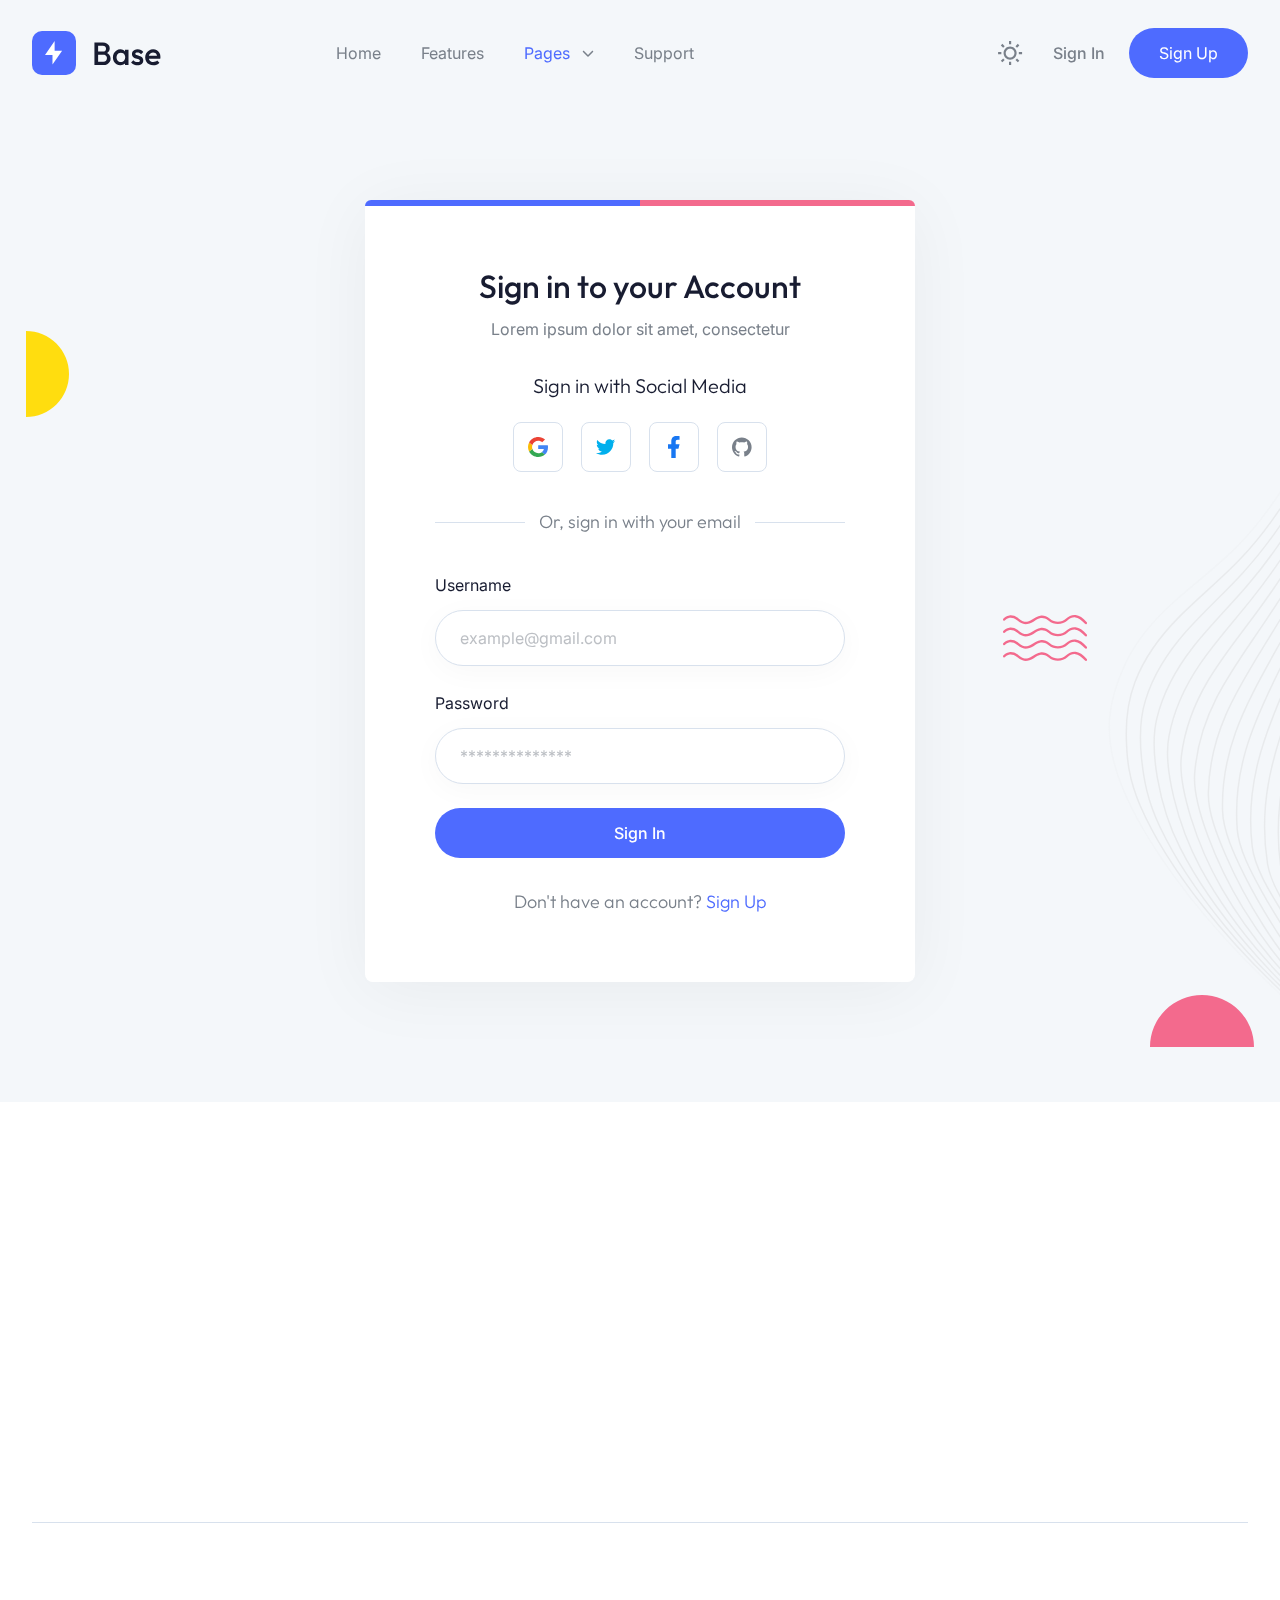
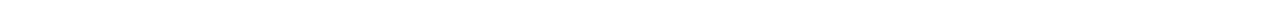
<file: signin.html>
<!DOCTYPE html>
<html lang="en">

<head>
  <meta charset="UTF-8" />
  <meta http-equiv="X-UA-Compatible" content="IE=edge" />
  <meta name="viewport" content="width=device-width, initial-scale=1.0" />
  <title>Sign In | Base - Tailwind CSS Startup Template</title>
  <link rel="icon" href="favicon.ico">
  <link href="style.css" rel="stylesheet">
</head>

<body x-data="{ page: 'signin', 'darkMode': true, 'stickyMenu': false, 'navigationOpen': false, 'scrollTop': false }"
  x-init="
         darkMode = JSON.parse(localStorage.getItem('darkMode'));
         $watch('darkMode', value => localStorage.setItem('darkMode', JSON.stringify(value)))"
  :class="{'b eh': darkMode === true}">
  <!-- ===== Header Start ===== -->
  <header class="g s r vd ya cj" :class="{ 'hh sm _k dj bl ll' : stickyMenu }"
    @scroll.window="stickyMenu = (window.pageYOffset > 20) ? true : false">
    <div class="bb ze ki xn 2xl:ud-px-0 oo wf yf i">
      <div class="vd to/4 tc wf yf">
        <a href="index.html">
          <img class="om" src="images/logo-light.svg" alt="Logo Light" />
          <img class="xc nm" src="images/logo-dark.svg" alt="Logo Dark" />
        </a>

        <!-- Hamburger Toggle BTN -->
        <button class="po rc" @click="navigationOpen = !navigationOpen">
          <span class="rc i pf re pd">
            <span class="du-block h q vd yc">
              <span class="rc i r s eh um tg te rd eb ml jl dl" :class="{ 'ue el': !navigationOpen }"></span>
              <span class="rc i r s eh um tg te rd eb ml jl fl" :class="{ 'ue qr': !navigationOpen }"></span>
              <span class="rc i r s eh um tg te rd eb ml jl gl" :class="{ 'ue hl': !navigationOpen }"></span>
            </span>
            <span class="du-block h q vd yc lf">
              <span class="rc eh um tg ml jl el h na r ve yc" :class="{ 'sd dl': !navigationOpen }"></span>
              <span class="rc eh um tg ml jl qr h s pa vd rd" :class="{ 'sd rr': !navigationOpen }"></span>
            </span>
          </span>
        </button>
        <!-- Hamburger Toggle BTN -->
      </div>

      <div class="vd wo/4 sd qo f ho oo wf yf" :class="{ 'd hh rm sr td ud qg ug jc yh': navigationOpen }">
        <nav>
          <ul class="tc _o sf yo cg ep">
            <li><a href="index.html" class="xl" :class="{ 'mk': page === 'home' }">Home</a></li>
            <li><a href="index.html#features" class="xl">Features</a></li>
            <li class="c i" x-data="{ dropdown: false }">
              <a href="#!" class="xl tc wf yf bg" @click.prevent="dropdown = !dropdown"
                :class="{ 'mk': page === 'blog-grid' || page === 'blog-single' || page === 'signin' || page === 'signup' || page === '404' }">
                Pages

                <svg :class="{ 'wh': dropdown }" class="th mm we fd pf" xmlns="http://www.w3.org/2000/svg"
                  viewBox="0 0 512 512">
                  <path
                    d="M233.4 406.6c12.5 12.5 32.8 12.5 45.3 0l192-192c12.5-12.5 12.5-32.8 0-45.3s-32.8-12.5-45.3 0L256 338.7 86.6 169.4c-12.5-12.5-32.8-12.5-45.3 0s-12.5 32.8 0 45.3l192 192z" />
                </svg>
              </a>

              <!-- Dropdown Start -->
              <ul class="a" :class="{ 'tc': dropdown }">
                <li><a href="blog-grid.html" class="xl" :class="{ 'mk': page === 'blog-grid' }">Blog Grid</a></li>
                <li><a href="blog-single.html" class="xl" :class="{ 'mk': page === 'blog-single' }">Blog Single</a></li>
                <li><a href="signin.html" class="xl" :class="{ 'mk': page === 'signin' }">Sign In</a></li>
                <li><a href="signup.html" class="xl" :class="{ 'mk': page === 'signup' }">Sign Up</a></li>
                <li><a href="404.html" class="xl" :class="{ 'mk': page === '404' }">404</a></li>
              </ul>
              <!-- Dropdown End -->
            </li>
            <li><a href="index.html#support" class="xl">Support</a></li>
          </ul>
        </nav>

        <div class="tc wf ig pb no">
          <div class="pc h io pa ra" :class="navigationOpen ? '!-ud-visible' : 'd'">
            <label class="rc ab i">
              <input type="checkbox" :value="darkMode" @change="darkMode = !darkMode" class="pf vd yc uk h r za ab" />
              <!-- Icon Sun -->
              <svg :class="{ 'wn' : page === 'home', 'xh' : page === 'home' && stickyMenu }" class="th om" width="25"
                height="25" viewBox="0 0 25 25" fill="none" xmlns="http://www.w3.org/2000/svg">
                <path
                  d="M12.0908 18.6363C10.3549 18.6363 8.69 17.9467 7.46249 16.7192C6.23497 15.4916 5.54537 13.8268 5.54537 12.0908C5.54537 10.3549 6.23497 8.69 7.46249 7.46249C8.69 6.23497 10.3549 5.54537 12.0908 5.54537C13.8268 5.54537 15.4916 6.23497 16.7192 7.46249C17.9467 8.69 18.6363 10.3549 18.6363 12.0908C18.6363 13.8268 17.9467 15.4916 16.7192 16.7192C15.4916 17.9467 13.8268 18.6363 12.0908 18.6363ZM12.0908 16.4545C13.2481 16.4545 14.358 15.9947 15.1764 15.1764C15.9947 14.358 16.4545 13.2481 16.4545 12.0908C16.4545 10.9335 15.9947 9.8236 15.1764 9.00526C14.358 8.18692 13.2481 7.72718 12.0908 7.72718C10.9335 7.72718 9.8236 8.18692 9.00526 9.00526C8.18692 9.8236 7.72718 10.9335 7.72718 12.0908C7.72718 13.2481 8.18692 14.358 9.00526 15.1764C9.8236 15.9947 10.9335 16.4545 12.0908 16.4545ZM10.9999 0.0908203H13.1817V3.36355H10.9999V0.0908203ZM10.9999 20.8181H13.1817V24.0908H10.9999V20.8181ZM2.83446 4.377L4.377 2.83446L6.69082 5.14828L5.14828 6.69082L2.83446 4.37809V4.377ZM17.4908 19.0334L19.0334 17.4908L21.3472 19.8046L19.8046 21.3472L17.4908 19.0334ZM19.8046 2.83337L21.3472 4.377L19.0334 6.69082L17.4908 5.14828L19.8046 2.83446V2.83337ZM5.14828 17.4908L6.69082 19.0334L4.377 21.3472L2.83446 19.8046L5.14828 17.4908ZM24.0908 10.9999V13.1817H20.8181V10.9999H24.0908ZM3.36355 10.9999V13.1817H0.0908203V10.9999H3.36355Z"
                  fill="" />
              </svg>
              <!-- Icon Sun -->
              <img class="xc nm" src="images/icon-moon.svg" alt="Moon" />
            </label>
          </div>

          <a href="signin.html" :class="{ 'nk yl' : page === 'home', 'ok' : page === 'home' && stickyMenu }"
            class="ek pk xl">Sign In</a>
          <a href="signup.html" :class="{ 'hh/[0.15]' : page === 'home', 'sh' : page === 'home' && stickyMenu }"
            class="lk gh dk rg tc wf xf _l gi hi">Sign Up</a>
        </div>
      </div>
    </div>
  </header>

  <!-- ===== Header End ===== -->

  <main>
    <!-- ===== SignIn Form Start ===== -->
    <section class="i pg fh rm ki xn vq gj qp gr hj rp hr">
      <!-- Bg Shapes -->
      <img src="images/shape-06.svg" alt="Shape" class="h j k" />
      <img src="images/shape-03.svg" alt="Shape" class="h l m" />
      <img src="images/shape-17.svg" alt="Shape" class="h n o" />
      <img src="images/shape-18.svg" alt="Shape" class="h p q" />

      <div class="animate_top bb af i va sg hh sm vk xm yi _n jp hi ao kp">
        <!-- Bg Border -->
        <span class="rc h r s zd/2 od zg gh"></span>
        <span class="rc h r q zd/2 od xg mh"></span>

        <div class="rj">
          <h2 class="ek ck kk wm xb">Sign in to your Account</h2>
          <p>Lorem ipsum dolor sit amet, consectetur</p>

          <h3 class="hk yj kk wm ob mc">Sign in with Social Media</h3>
          <ul class="tc wf xf mg ec">
            <li>
              <a class="tc wf xf be dd di sg _g ch qm ml il bm rl/40 ym/40" href="#!">
                <svg width="22" height="22" viewBox="0 0 22 22" fill="none" xmlns="http://www.w3.org/2000/svg">
                  <g clip-path="url(#clip0_50_914)">
                    <path
                      d="M22.0001 11.2439C22.0134 10.4877 21.9338 9.73268 21.7629 8.99512H11.2246V13.0773H17.4105C17.2933 13.793 17.0296 14.4782 16.6352 15.0915C16.2409 15.7048 15.724 16.2336 15.1158 16.6461L15.0942 16.7828L18.4264 19.3125L18.6571 19.3351C20.7772 17.4162 21.9997 14.5928 21.9997 11.2439"
                      fill="#4285F4" />
                    <path
                      d="M11.2245 22C14.255 22 16.7992 21.0222 18.6577 19.3355L15.1156 16.6465C14.1679 17.2945 12.8958 17.7467 11.2245 17.7467C9.80508 17.7386 8.42433 17.2926 7.27814 16.4721C6.13195 15.6516 5.27851 14.4982 4.83892 13.1755L4.70737 13.1865L1.24255 15.8143L1.19727 15.9377C2.13043 17.7603 3.56252 19.2925 5.33341 20.3631C7.10429 21.4338 9.14416 22.0005 11.2249 22"
                      fill="#34A853" />
                    <path
                      d="M4.83889 13.1756C4.59338 12.4754 4.46669 11.7405 4.46388 11.0001C4.4684 10.2609 4.59041 9.52697 4.82552 8.82462L4.81927 8.6788L1.31196 6.00879L1.19724 6.06226C0.410039 7.59392 0 9.28503 0 11C0 12.715 0.410039 14.4061 1.19724 15.9377L4.83889 13.1756"
                      fill="#FBBC05" />
                    <path
                      d="M11.2249 4.25337C12.8333 4.22889 14.3888 4.8159 15.565 5.89121L18.7329 2.86003C16.7011 0.992106 14.0106 -0.0328008 11.2249 3.27798e-05C9.14418 -0.000452376 7.10433 0.566279 5.33345 1.63686C3.56256 2.70743 2.13046 4.23965 1.19727 6.06218L4.82684 8.82455C5.27077 7.50213 6.12703 6.34962 7.27491 5.5295C8.4228 4.70938 9.80439 4.26302 11.2249 4.25337"
                      fill="#EB4335" />
                  </g>
                  <defs>
                    <clipPath id="clip0_50_914">
                      <rect width="22" height="22" fill="white" />
                    </clipPath>
                  </defs>
                </svg>
              </a>
            </li>
            <li>
              <a class="tc wf xf be dd di sg _g ch qm ml il bm rl/40 ym/40" href="#!">
                <svg width="23" height="18" viewBox="0 0 23 18" fill="none" xmlns="http://www.w3.org/2000/svg">
                  <path
                    d="M22.1506 2.11765C21.3353 2.48824 20.4565 2.73176 19.5459 2.84824C20.4776 2.28706 21.1976 1.39765 21.5365 0.328235C20.6576 0.857647 19.6835 1.22824 18.6565 1.44C17.82 0.529412 16.6447 0 15.3106 0C12.8224 0 10.7894 2.03294 10.7894 4.54235C10.7894 4.90235 10.8318 5.25177 10.9059 5.58C7.13647 5.38941 3.78 3.57882 1.54588 0.836471C1.15412 1.50353 0.931765 2.28706 0.931765 3.11294C0.931765 4.69059 1.72588 6.08824 2.95412 6.88235C2.20235 6.88235 1.50353 6.67059 0.889412 6.35294C0.889412 6.35294 0.889412 6.35294 0.889412 6.38471C0.889412 8.58706 2.45647 10.4294 4.53176 10.8424C4.15059 10.9482 3.74823 11.0012 3.33529 11.0012C3.04941 11.0012 2.76353 10.9694 2.48823 10.9165C3.06 12.7059 4.72235 14.04 6.72353 14.0718C5.17765 15.3 3.21882 16.02 1.08 16.02C0.72 16.02 0.36 15.9988 0 15.9565C2.01176 17.2482 4.4047 18 6.96706 18C15.3106 18 19.8953 11.0753 19.8953 5.07176C19.8953 4.87059 19.8953 4.68 19.8847 4.47882C20.7741 3.84353 21.5365 3.03882 22.1506 2.11765Z"
                    fill="#00AFED" />
                </svg>
              </a>
            </li>
            <li>
              <a class="tc wf xf be dd di sg _g ch qm ml il bm rl/40 ym/40" href="#!">
                <svg width="12" height="22" viewBox="0 0 12 22" fill="none" xmlns="http://www.w3.org/2000/svg">
                  <path
                    d="M7.7 12.65H10.45L11.55 8.25H7.7V6.05C7.7 4.917 7.7 3.85 9.9 3.85H11.55V0.154C11.1914 0.1067 9.8373 0 8.4073 0C5.4208 0 3.3 1.8227 3.3 5.17V8.25H0V12.65H3.3V22H7.7V12.65Z"
                    fill="#1877F2" />
                </svg>
              </a>
            </li>
            <li>
              <a class="tc wf xf be dd di sg _g ch qm ml il bm rl/40 ym/40" href="#!">
                <svg width="23" height="22" viewBox="0 0 23 22" fill="none" xmlns="http://www.w3.org/2000/svg">
                  <path
                    d="M11.2731 0C9.7927 0 8.32679 0.291587 6.95907 0.858113C5.59136 1.42464 4.34862 2.25501 3.30182 3.30181C1.1877 5.41593 0 8.28329 0 11.2731C0 16.2558 3.23538 20.4832 7.7108 21.9825C8.27446 22.0727 8.45483 21.7233 8.45483 21.4189C8.45483 21.1596 8.45483 20.4494 8.45483 19.5137C5.33218 20.1901 4.66706 18.0031 4.66706 18.0031C4.1485 16.6955 3.41575 16.346 3.41575 16.346C2.3899 15.6471 3.49466 15.6696 3.49466 15.6696C4.62197 15.7485 5.21945 16.8307 5.21945 16.8307C6.20021 18.5442 7.85735 18.037 8.49992 17.7664C8.60138 17.0336 8.89448 16.5376 9.21013 16.2558C6.7075 15.974 4.08086 15.0045 4.08086 10.7094C4.08086 9.45813 4.50924 8.45482 5.24199 7.65443C5.12926 7.37261 4.7347 6.2002 5.35472 4.67834C5.35472 4.67834 6.30167 4.37396 8.45483 5.82819C9.3454 5.58018 10.3149 5.45618 11.2731 5.45618C12.2313 5.45618 13.2008 5.58018 14.0914 5.82819C16.2445 4.37396 17.1915 4.67834 17.1915 4.67834C17.8115 6.2002 17.4169 7.37261 17.3042 7.65443C18.037 8.45482 18.4653 9.45813 18.4653 10.7094C18.4653 15.0158 15.8274 15.9627 13.3135 16.2445C13.7194 16.594 14.0914 17.2817 14.0914 18.3301C14.0914 19.8407 14.0914 21.0581 14.0914 21.4189C14.0914 21.7233 14.2717 22.084 14.8467 21.9825C19.3221 20.4719 22.5462 16.2558 22.5462 11.2731C22.5462 9.79269 22.2546 8.32678 21.6881 6.95907C21.1216 5.59135 20.2912 4.34862 19.2444 3.30181C18.1976 2.25501 16.9549 1.42464 15.5871 0.858113C14.2194 0.291587 12.7535 0 11.2731 0Z"
                    fill="#79808A" />
                </svg>
              </a>
            </li>
          </ul>

          <span class="i rc sj hk xj">
            <span class="rc h s z/2 nd oe rh tm"></span>
            <span class="rc h q z/2 nd oe rh tm"></span>

            Or, sign in with your email
          </span>
        </div>

        <form class="sb" action="#!" method="#">
          <div class="wb">
            <label class="rc kk wm vb" for="username">Username</label>
            <input type="text" name="username" id="username" placeholder="example@gmail.com"
              class="vd hh rg zk _g ch hm dm fm pl/50 xi mi sm xm pm dn/40" />
          </div>

          <div class="wb">
            <label class="rc kk wm vb" for="password">Password</label>
            <input type="password" name="password" id="password" placeholder="**************"
              class="vd hh rg zk _g ch hm dm fm pl/50 xi mi sm xm pm dn/40" />
          </div>

          <button class="vd rj ek rc rg gh lk ml il _l gi hi">
            Sign In
          </button>

          <p class="sj hk xj rj ob">
            Don't have an account?
            <a class="mk" href="signup.html"> Sign Up </a>
          </p>
        </form>
      </div>
    </section>
    <!-- ===== SignIn Form End ===== -->
  </main>
  <!-- ===== Footer Start ===== -->
  <footer>
    <div class="bb ze ki xn 2xl:ud-px-0">
      <!-- Footer Top -->
      <div class="ji gp">
        <div class="tc uf ap gg fp">
          <div class="animate_top zd/2 to/4">
            <a href="index.html">
              <img src="images/logo-light.svg" alt="Logo" class="om" />
              <img src="images/logo-dark.svg" alt="Logo" class="xc nm" />
            </a>

            <p class="lc fb">Lorem ipsum dolor sit amet, consectetur adipiscing elit.</p>

            <ul class="tc wf cg">
              <li>
                <a href="#!">
                  <svg class="vh ul cl il" width="24" height="24" viewBox="0 0 24 24" fill="none"
                    xmlns="http://www.w3.org/2000/svg">
                    <g clip-path="url(#clip0_48_1499)">
                      <path
                        d="M14 13.5H16.5L17.5 9.5H14V7.5C14 6.47 14 5.5 16 5.5H17.5V2.14C17.174 2.097 15.943 2 14.643 2C11.928 2 10 3.657 10 6.7V9.5H7V13.5H10V22H14V13.5Z"
                        fill="" />
                    </g>
                    <defs>
                      <clipPath id="clip0_48_1499">
                        <rect width="24" height="24" fill="white" />
                      </clipPath>
                    </defs>
                  </svg>
                </a>
              </li>
              <li>
                <a href="#!">
                  <svg class="vh ul cl il" width="24" height="24" viewBox="0 0 24 24" fill="none"
                    xmlns="http://www.w3.org/2000/svg">
                    <g clip-path="url(#clip0_48_1502)">
                      <path
                        d="M22.162 5.65593C21.3985 5.99362 20.589 6.2154 19.76 6.31393C20.6337 5.79136 21.2877 4.96894 21.6 3.99993C20.78 4.48793 19.881 4.82993 18.944 5.01493C18.3146 4.34151 17.4803 3.89489 16.5709 3.74451C15.6615 3.59413 14.7279 3.74842 13.9153 4.18338C13.1026 4.61834 12.4564 5.30961 12.0771 6.14972C11.6978 6.98983 11.6067 7.93171 11.818 8.82893C10.1551 8.74558 8.52832 8.31345 7.04328 7.56059C5.55823 6.80773 4.24812 5.75098 3.19799 4.45893C2.82628 5.09738 2.63095 5.82315 2.63199 6.56193C2.63199 8.01193 3.36999 9.29293 4.49199 10.0429C3.828 10.022 3.17862 9.84271 2.59799 9.51993V9.57193C2.59819 10.5376 2.93236 11.4735 3.54384 12.221C4.15532 12.9684 5.00647 13.4814 5.95299 13.6729C5.33661 13.84 4.6903 13.8646 4.06299 13.7449C4.32986 14.5762 4.85 15.3031 5.55058 15.824C6.25117 16.345 7.09712 16.6337 7.96999 16.6499C7.10247 17.3313 6.10917 17.8349 5.04687 18.1321C3.98458 18.4293 2.87412 18.5142 1.77899 18.3819C3.69069 19.6114 5.91609 20.2641 8.18899 20.2619C15.882 20.2619 20.089 13.8889 20.089 8.36193C20.089 8.18193 20.084 7.99993 20.076 7.82193C20.8949 7.2301 21.6016 6.49695 22.163 5.65693L22.162 5.65593Z"
                        fill="" />
                    </g>
                    <defs>
                      <clipPath id="clip0_48_1502">
                        <rect width="24" height="24" fill="white" />
                      </clipPath>
                    </defs>
                  </svg>
                </a>
              </li>
              <li>
                <a href="#!">
                  <svg class="vh ul cl il" width="24" height="24" viewBox="0 0 24 24" fill="none"
                    xmlns="http://www.w3.org/2000/svg">
                    <g clip-path="url(#clip0_48_1505)">
                      <path
                        d="M6.94 5.00002C6.93974 5.53046 6.72877 6.03906 6.35351 6.41394C5.97825 6.78883 5.46944 6.99929 4.939 6.99902C4.40857 6.99876 3.89997 6.78779 3.52508 6.41253C3.1502 6.03727 2.93974 5.52846 2.94 4.99802C2.94027 4.46759 3.15124 3.95899 3.5265 3.5841C3.90176 3.20922 4.41057 2.99876 4.941 2.99902C5.47144 2.99929 5.98004 3.21026 6.35492 3.58552C6.72981 3.96078 6.94027 4.46959 6.94 5.00002ZM7 8.48002H3V21H7V8.48002ZM13.32 8.48002H9.34V21H13.28V14.43C13.28 10.77 18.05 10.43 18.05 14.43V21H22V13.07C22 6.90002 14.94 7.13002 13.28 10.16L13.32 8.48002Z"
                        fill="" />
                    </g>
                    <defs>
                      <clipPath id="clip0_48_1505">
                        <rect width="24" height="24" fill="white" />
                      </clipPath>
                    </defs>
                  </svg>
                </a>
              </li>
              <li>
                <a href="#!">
                  <svg class="vh ul cl il" width="24" height="24" viewBox="0 0 24 24"
                    xmlns="http://www.w3.org/2000/svg">
                    <g clip-path="url(#clip0_48_1508)">
                      <path
                        d="M7.443 5.3501C8.082 5.3501 8.673 5.4001 9.213 5.5481C9.70301 5.63814 10.1708 5.82293 10.59 6.0921C10.984 6.3391 11.279 6.6861 11.475 7.1311C11.672 7.5761 11.77 8.1211 11.77 8.7141C11.77 9.4071 11.623 10.0001 11.279 10.4451C10.984 10.8911 10.492 11.2861 9.902 11.5831C10.738 11.8311 11.377 12.2761 11.77 12.8691C12.164 13.4631 12.41 14.2051 12.41 15.0461C12.41 15.7391 12.262 16.3321 12.016 16.8271C11.77 17.3221 11.377 17.7671 10.934 18.0641C10.4528 18.3825 9.92084 18.6165 9.361 18.7561C8.771 18.9051 8.181 19.0041 7.591 19.0041H1V5.3501H7.443ZM7.049 10.8901C7.59 10.8901 8.033 10.7421 8.377 10.4951C8.721 10.2481 8.869 9.8021 8.869 9.2581C8.869 8.9611 8.819 8.6641 8.721 8.4671C8.623 8.2691 8.475 8.1201 8.279 7.9721C8.082 7.8731 7.885 7.7741 7.639 7.7251C7.393 7.6751 7.148 7.6751 6.852 7.6751H4V10.8911H7.05L7.049 10.8901ZM7.197 16.7281C7.492 16.7281 7.787 16.6781 8.033 16.6291C8.28138 16.5819 8.51628 16.4805 8.721 16.3321C8.92139 16.1873 9.08903 16.002 9.213 15.7881C9.311 15.5411 9.41 15.2441 9.41 14.8981C9.41 14.2051 9.213 13.7101 8.82 13.3641C8.426 13.0671 7.885 12.9191 7.246 12.9191H4V16.7291H7.197V16.7281ZM16.689 16.6781C17.082 17.0741 17.672 17.2721 18.459 17.2721C19 17.2721 19.492 17.1241 19.885 16.8771C20.279 16.5801 20.525 16.2831 20.623 15.9861H23.033C22.639 17.1731 22.049 18.0141 21.263 18.5581C20.475 19.0531 19.541 19.3501 18.41 19.3501C17.6864 19.3523 16.9688 19.2179 16.295 18.9541C15.6887 18.7266 15.148 18.3529 14.721 17.8661C14.2643 17.4107 13.9267 16.8498 13.738 16.2331C13.492 15.5901 13.393 14.8981 13.393 14.1061C13.393 13.3641 13.492 12.6721 13.738 12.0281C13.9745 11.4082 14.3245 10.8378 14.77 10.3461C15.213 9.9011 15.754 9.5061 16.344 9.2581C17.0007 8.99416 17.7022 8.85969 18.41 8.8621C19.246 8.8621 19.984 9.0111 20.623 9.3571C21.263 9.7031 21.754 10.0991 22.148 10.6931C22.5499 11.2636 22.8494 11.8998 23.033 12.5731C23.131 13.2651 23.18 13.9581 23.131 14.7491H16C16 15.5411 16.295 16.2831 16.689 16.6791V16.6781ZM19.787 11.4841C19.443 11.1381 18.902 10.9401 18.262 10.9401C17.82 10.9401 17.475 11.0391 17.18 11.1871C16.885 11.3361 16.689 11.5341 16.492 11.7321C16.311 11.9234 16.1912 12.1643 16.148 12.4241C16.098 12.6721 16.049 12.8691 16.049 13.0671H20.475C20.377 12.3251 20.131 11.8311 19.787 11.4841V11.4841ZM15.459 6.2901H20.967V7.6261H15.46V6.2901H15.459Z" />
                    </g>
                    <defs>
                      <clipPath id="clip0_48_1508">
                        <rect width="24" height="24" fill="white" />
                      </clipPath>
                    </defs>
                  </svg>
                </a>
              </li>
            </ul>
          </div>

          <div class="vd ro tc sf rn un gg vn">
            <div class="animate_top">
              <h4 class="kk wm tj ec">Quick Links</h4>

              <ul>
                <li><a href="#!" class="sc xl vb">Home</a></li>
                <li><a href="#!" class="sc xl vb">Product</a></li>
                <li>
                  <a href="#!" class="sc xl vb">
                    Careers

                  </a>
                </li>
                <li><a href="#!" class="sc xl vb">Pricing</a></li>
              </ul>
            </div>

            <div class="animate_top">
              <h4 class="kk wm tj ec">Services</h4>

              <ul>
                <li><a href="#!" class="sc xl vb">Web Development</a></li>
                <li><a href="#!" class="sc xl vb">Graphics Design</a></li>
                <li><a href="#!" class="sc xl vb">Digital Marketing</a></li>
                <li><a href="#!" class="sc xl vb">Ui/Ux Design</a></li>
              </ul>
            </div>

            <div class="animate_top">
              <h4 class="kk wm tj ec">Support</h4>

              <ul>
                <li><a href="#!" class="sc xl vb">Company</a></li>
                <li><a href="#!" class="sc xl vb">Press media</a></li>
                <li><a href="#!" class="sc xl vb">Our Blog</a></li>
                <li><a href="#!" class="sc xl vb">Contact Us</a></li>
              </ul>
            </div>

            <div class="animate_top">
              <h4 class="kk wm tj ec">Newsletter</h4>
              <p class="ac qe">Subscribe to receive future updates</p>

              <form action="https://formbold.com/s/unique_form_id" method="POST">
                <div class="i">
                  <input type="text" placeholder="Email address" class="vd sm _g ch pm vk xm rg gm dm dn gi mi" />

                  <button class="h q fi">
                    <svg class="th vm ul" width="20" height="20" viewBox="0 0 20 20" fill="none"
                      xmlns="http://www.w3.org/2000/svg">
                      <g clip-path="url(#clip0_48_1487)">
                        <path
                          d="M3.1175 1.17318L18.5025 9.63484C18.5678 9.67081 18.6223 9.72365 18.6602 9.78786C18.6982 9.85206 18.7182 9.92527 18.7182 9.99984C18.7182 10.0744 18.6982 10.1476 18.6602 10.2118C18.6223 10.276 18.5678 10.3289 18.5025 10.3648L3.1175 18.8265C3.05406 18.8614 2.98262 18.8792 2.91023 18.8781C2.83783 18.8769 2.76698 18.857 2.70465 18.8201C2.64232 18.7833 2.59066 18.7308 2.55478 18.6679C2.51889 18.6051 2.50001 18.5339 2.5 18.4615V1.53818C2.50001 1.46577 2.51889 1.39462 2.55478 1.33174C2.59066 1.26885 2.64232 1.2164 2.70465 1.17956C2.76698 1.14272 2.83783 1.12275 2.91023 1.12163C2.98262 1.12051 3.05406 1.13828 3.1175 1.17318ZM4.16667 10.8332V16.3473L15.7083 9.99984L4.16667 3.65234V9.16651H8.33333V10.8332H4.16667Z"
                          fill="" />
                      </g>
                      <defs>
                        <clipPath id="clip0_48_1487">
                          <rect width="20" height="20" fill="white" />
                        </clipPath>
                      </defs>
                    </svg>
                  </button>
                </div>
              </form>
            </div>
          </div>
        </div>
      </div>
      <!-- Footer Top -->

      <!-- Footer Bottom -->
      <div class="bh ch pm tc uf sf yo wf xf ap cg fp bj">
        <div class="animate_top">
          <ul class="tc wf gg">
            <li><a href="#!" class="xl">English</a></li>
            <li><a href="#!" class="xl">Privacy Policy</a></li>
            <li><a href="#!" class="xl">Support</a></li>
          </ul>
        </div>

        <div class="animate_top">
          <p>&copy; 2025 Base. All rights reserved. Distributed by <a href="https://themewagon.com"
              target="_blank">ThemeWagon</a></p>
        </div>
      </div>
      <!-- Footer Bottom -->
    </div>
  </footer>

  <!-- ===== Footer End ===== -->

  <!-- ====== Back To Top Start ===== -->
  <button class="xc wf xf ie ld vg sr gh tr g sa ta _a" @click="window.scrollTo({top: 0, behavior: 'smooth'})"
    @scroll.window="scrollTop = (window.pageYOffset > 50) ? true : false" :class="{ 'uc' : scrollTop }">
    <svg class="uh se qd" xmlns="http://www.w3.org/2000/svg" viewBox="0 0 512 512">
      <path
        d="M233.4 105.4c12.5-12.5 32.8-12.5 45.3 0l192 192c12.5 12.5 12.5 32.8 0 45.3s-32.8 12.5-45.3 0L256 173.3 86.6 342.6c-12.5 12.5-32.8 12.5-45.3 0s-12.5-32.8 0-45.3l192-192z" />
    </svg>
  </button>

  <!-- ====== Back To Top End ===== -->
  <script defer src="bundle.js"></script>
</body>

</html>
</file>
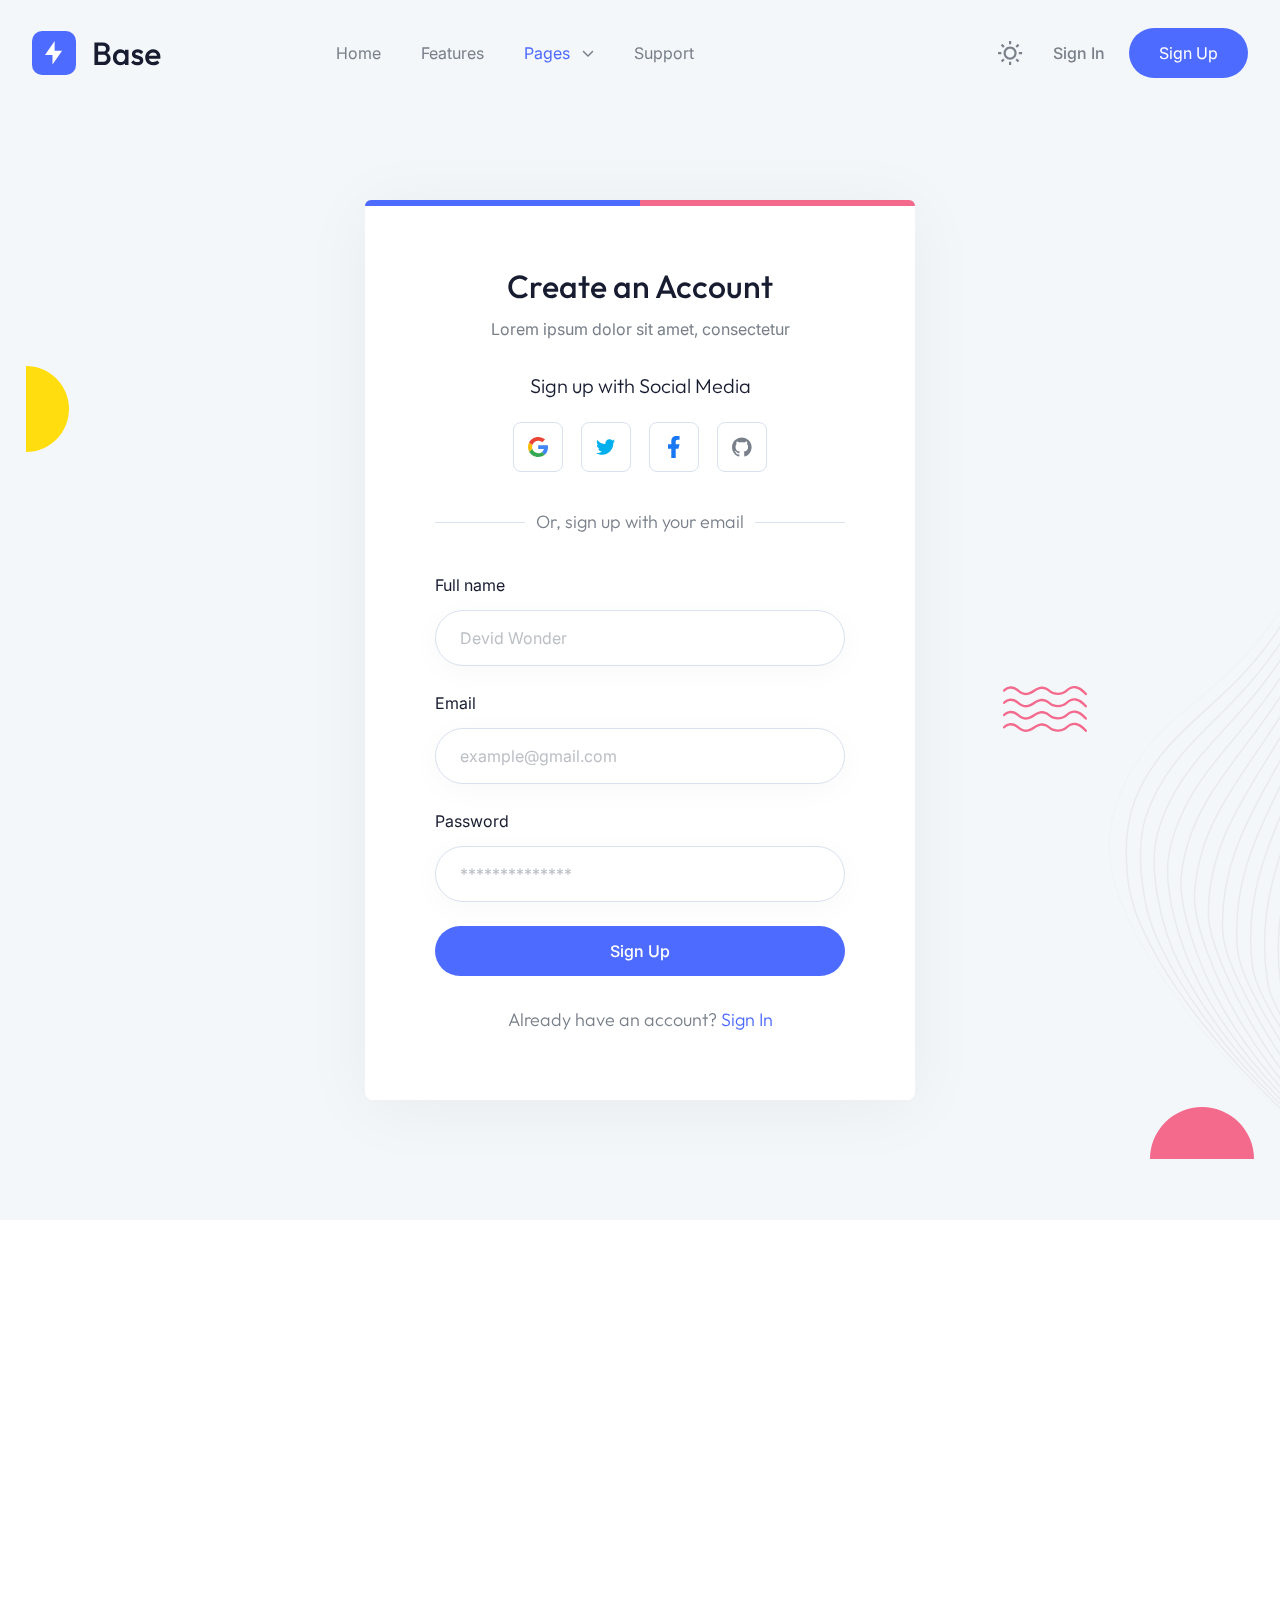
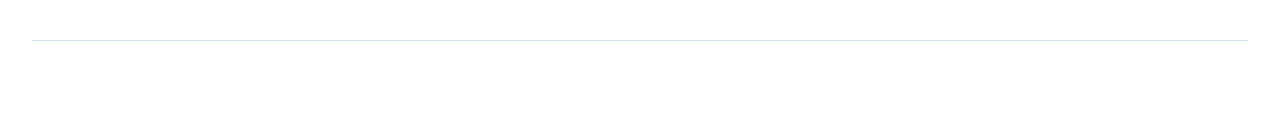
<file: signup.html>
<!DOCTYPE html>
<html lang="en">

<head>
  <meta charset="UTF-8" />
  <meta http-equiv="X-UA-Compatible" content="IE=edge" />
  <meta name="viewport" content="width=device-width, initial-scale=1.0" />
  <title>Sign Up | Base - Tailwind CSS Startup Template</title>
  <link rel="icon" href="favicon.ico">
  <link href="style.css" rel="stylesheet">
</head>

<body x-data="{ page: 'signup', 'darkMode': true, 'stickyMenu': false, 'navigationOpen': false, 'scrollTop': false }"
  x-init="
         darkMode = JSON.parse(localStorage.getItem('darkMode'));
         $watch('darkMode', value => localStorage.setItem('darkMode', JSON.stringify(value)))"
  :class="{'b eh': darkMode === true}">
  <!-- ===== Header Start ===== -->
  <header class="g s r vd ya cj" :class="{ 'hh sm _k dj bl ll' : stickyMenu }"
    @scroll.window="stickyMenu = (window.pageYOffset > 20) ? true : false">
    <div class="bb ze ki xn 2xl:ud-px-0 oo wf yf i">
      <div class="vd to/4 tc wf yf">
        <a href="index.html">
          <img class="om" src="images/logo-light.svg" alt="Logo Light" />
          <img class="xc nm" src="images/logo-dark.svg" alt="Logo Dark" />
        </a>

        <!-- Hamburger Toggle BTN -->
        <button class="po rc" @click="navigationOpen = !navigationOpen">
          <span class="rc i pf re pd">
            <span class="du-block h q vd yc">
              <span class="rc i r s eh um tg te rd eb ml jl dl" :class="{ 'ue el': !navigationOpen }"></span>
              <span class="rc i r s eh um tg te rd eb ml jl fl" :class="{ 'ue qr': !navigationOpen }"></span>
              <span class="rc i r s eh um tg te rd eb ml jl gl" :class="{ 'ue hl': !navigationOpen }"></span>
            </span>
            <span class="du-block h q vd yc lf">
              <span class="rc eh um tg ml jl el h na r ve yc" :class="{ 'sd dl': !navigationOpen }"></span>
              <span class="rc eh um tg ml jl qr h s pa vd rd" :class="{ 'sd rr': !navigationOpen }"></span>
            </span>
          </span>
        </button>
        <!-- Hamburger Toggle BTN -->
      </div>

      <div class="vd wo/4 sd qo f ho oo wf yf" :class="{ 'd hh rm sr td ud qg ug jc yh': navigationOpen }">
        <nav>
          <ul class="tc _o sf yo cg ep">
            <li><a href="index.html" class="xl" :class="{ 'mk': page === 'home' }">Home</a></li>
            <li><a href="index.html#features" class="xl">Features</a></li>
            <li class="c i" x-data="{ dropdown: false }">
              <a href="#!" class="xl tc wf yf bg" @click.prevent="dropdown = !dropdown"
                :class="{ 'mk': page === 'blog-grid' || page === 'blog-single' || page === 'signin' || page === 'signup' || page === '404' }">
                Pages

                <svg :class="{ 'wh': dropdown }" class="th mm we fd pf" xmlns="http://www.w3.org/2000/svg"
                  viewBox="0 0 512 512">
                  <path
                    d="M233.4 406.6c12.5 12.5 32.8 12.5 45.3 0l192-192c12.5-12.5 12.5-32.8 0-45.3s-32.8-12.5-45.3 0L256 338.7 86.6 169.4c-12.5-12.5-32.8-12.5-45.3 0s-12.5 32.8 0 45.3l192 192z" />
                </svg>
              </a>

              <!-- Dropdown Start -->
              <ul class="a" :class="{ 'tc': dropdown }">
                <li><a href="blog-grid.html" class="xl" :class="{ 'mk': page === 'blog-grid' }">Blog Grid</a></li>
                <li><a href="blog-single.html" class="xl" :class="{ 'mk': page === 'blog-single' }">Blog Single</a></li>
                <li><a href="signin.html" class="xl" :class="{ 'mk': page === 'signin' }">Sign In</a></li>
                <li><a href="signup.html" class="xl" :class="{ 'mk': page === 'signup' }">Sign Up</a></li>
                <li><a href="404.html" class="xl" :class="{ 'mk': page === '404' }">404</a></li>
              </ul>
              <!-- Dropdown End -->
            </li>
            <li><a href="index.html#support" class="xl">Support</a></li>
          </ul>
        </nav>

        <div class="tc wf ig pb no">
          <div class="pc h io pa ra" :class="navigationOpen ? '!-ud-visible' : 'd'">
            <label class="rc ab i">
              <input type="checkbox" :value="darkMode" @change="darkMode = !darkMode" class="pf vd yc uk h r za ab" />
              <!-- Icon Sun -->
              <svg :class="{ 'wn' : page === 'home', 'xh' : page === 'home' && stickyMenu }" class="th om" width="25"
                height="25" viewBox="0 0 25 25" fill="none" xmlns="http://www.w3.org/2000/svg">
                <path
                  d="M12.0908 18.6363C10.3549 18.6363 8.69 17.9467 7.46249 16.7192C6.23497 15.4916 5.54537 13.8268 5.54537 12.0908C5.54537 10.3549 6.23497 8.69 7.46249 7.46249C8.69 6.23497 10.3549 5.54537 12.0908 5.54537C13.8268 5.54537 15.4916 6.23497 16.7192 7.46249C17.9467 8.69 18.6363 10.3549 18.6363 12.0908C18.6363 13.8268 17.9467 15.4916 16.7192 16.7192C15.4916 17.9467 13.8268 18.6363 12.0908 18.6363ZM12.0908 16.4545C13.2481 16.4545 14.358 15.9947 15.1764 15.1764C15.9947 14.358 16.4545 13.2481 16.4545 12.0908C16.4545 10.9335 15.9947 9.8236 15.1764 9.00526C14.358 8.18692 13.2481 7.72718 12.0908 7.72718C10.9335 7.72718 9.8236 8.18692 9.00526 9.00526C8.18692 9.8236 7.72718 10.9335 7.72718 12.0908C7.72718 13.2481 8.18692 14.358 9.00526 15.1764C9.8236 15.9947 10.9335 16.4545 12.0908 16.4545ZM10.9999 0.0908203H13.1817V3.36355H10.9999V0.0908203ZM10.9999 20.8181H13.1817V24.0908H10.9999V20.8181ZM2.83446 4.377L4.377 2.83446L6.69082 5.14828L5.14828 6.69082L2.83446 4.37809V4.377ZM17.4908 19.0334L19.0334 17.4908L21.3472 19.8046L19.8046 21.3472L17.4908 19.0334ZM19.8046 2.83337L21.3472 4.377L19.0334 6.69082L17.4908 5.14828L19.8046 2.83446V2.83337ZM5.14828 17.4908L6.69082 19.0334L4.377 21.3472L2.83446 19.8046L5.14828 17.4908ZM24.0908 10.9999V13.1817H20.8181V10.9999H24.0908ZM3.36355 10.9999V13.1817H0.0908203V10.9999H3.36355Z"
                  fill="" />
              </svg>
              <!-- Icon Sun -->
              <img class="xc nm" src="images/icon-moon.svg" alt="Moon" />
            </label>
          </div>

          <a href="signin.html" :class="{ 'nk yl' : page === 'home', 'ok' : page === 'home' && stickyMenu }"
            class="ek pk xl">Sign In</a>
          <a href="signup.html" :class="{ 'hh/[0.15]' : page === 'home', 'sh' : page === 'home' && stickyMenu }"
            class="lk gh dk rg tc wf xf _l gi hi">Sign Up</a>
        </div>
      </div>
    </div>
  </header>

  <!-- ===== Header End ===== -->

  <main>
    <!-- ===== SignUp Form Start ===== -->
    <section class="i pg fh rm ki xn vq gj qp gr hj rp hr">
      <!-- Bg Shapes -->
      <img src="images/shape-06.svg" alt="Shape" class="h j k" />
      <img src="images/shape-03.svg" alt="Shape" class="h l m" />
      <img src="images/shape-17.svg" alt="Shape" class="h n o" />
      <img src="images/shape-18.svg" alt="Shape" class="h p q" />

      <div class="animate_top bb af i va sg hh sm vk xm yi _n jp hi ao kp">
        <!-- Bg Border -->
        <span class="rc h r s zd/2 od zg gh"></span>
        <span class="rc h r q zd/2 od xg mh"></span>

        <div class="rj">
          <h2 class="ek ck kk wm xb">Create an Account</h2>
          <p>Lorem ipsum dolor sit amet, consectetur</p>

          <h3 class="hk yj kk wm ob mc">Sign up with Social Media</h3>
          <ul class="tc wf xf mg ec">
            <li>
              <a class="tc wf xf be dd di sg _g ch qm ml il bm rl/40 ym/40" href="#!">
                <svg width="22" height="22" viewBox="0 0 22 22" fill="none" xmlns="http://www.w3.org/2000/svg">
                  <g clip-path="url(#clip0_50_914)">
                    <path
                      d="M22.0001 11.2439C22.0134 10.4877 21.9338 9.73268 21.7629 8.99512H11.2246V13.0773H17.4105C17.2933 13.793 17.0296 14.4782 16.6352 15.0915C16.2409 15.7048 15.724 16.2336 15.1158 16.6461L15.0942 16.7828L18.4264 19.3125L18.6571 19.3351C20.7772 17.4162 21.9997 14.5928 21.9997 11.2439"
                      fill="#4285F4" />
                    <path
                      d="M11.2245 22C14.255 22 16.7992 21.0222 18.6577 19.3355L15.1156 16.6465C14.1679 17.2945 12.8958 17.7467 11.2245 17.7467C9.80508 17.7386 8.42433 17.2926 7.27814 16.4721C6.13195 15.6516 5.27851 14.4982 4.83892 13.1755L4.70737 13.1865L1.24255 15.8143L1.19727 15.9377C2.13043 17.7603 3.56252 19.2925 5.33341 20.3631C7.10429 21.4338 9.14416 22.0005 11.2249 22"
                      fill="#34A853" />
                    <path
                      d="M4.83889 13.1756C4.59338 12.4754 4.46669 11.7405 4.46388 11.0001C4.4684 10.2609 4.59041 9.52697 4.82552 8.82462L4.81927 8.6788L1.31196 6.00879L1.19724 6.06226C0.410039 7.59392 0 9.28503 0 11C0 12.715 0.410039 14.4061 1.19724 15.9377L4.83889 13.1756"
                      fill="#FBBC05" />
                    <path
                      d="M11.2249 4.25337C12.8333 4.22889 14.3888 4.8159 15.565 5.89121L18.7329 2.86003C16.7011 0.992106 14.0106 -0.0328008 11.2249 3.27798e-05C9.14418 -0.000452376 7.10433 0.566279 5.33345 1.63686C3.56256 2.70743 2.13046 4.23965 1.19727 6.06218L4.82684 8.82455C5.27077 7.50213 6.12703 6.34962 7.27491 5.5295C8.4228 4.70938 9.80439 4.26302 11.2249 4.25337"
                      fill="#EB4335" />
                  </g>
                  <defs>
                    <clipPath id="clip0_50_914">
                      <rect width="22" height="22" fill="white" />
                    </clipPath>
                  </defs>
                </svg>
              </a>
            </li>
            <li>
              <a class="tc wf xf be dd di sg _g ch qm ml il bm rl/40 ym/40" href="#!">
                <svg width="23" height="18" viewBox="0 0 23 18" fill="none" xmlns="http://www.w3.org/2000/svg">
                  <path
                    d="M22.1506 2.11765C21.3353 2.48824 20.4565 2.73176 19.5459 2.84824C20.4776 2.28706 21.1976 1.39765 21.5365 0.328235C20.6576 0.857647 19.6835 1.22824 18.6565 1.44C17.82 0.529412 16.6447 0 15.3106 0C12.8224 0 10.7894 2.03294 10.7894 4.54235C10.7894 4.90235 10.8318 5.25177 10.9059 5.58C7.13647 5.38941 3.78 3.57882 1.54588 0.836471C1.15412 1.50353 0.931765 2.28706 0.931765 3.11294C0.931765 4.69059 1.72588 6.08824 2.95412 6.88235C2.20235 6.88235 1.50353 6.67059 0.889412 6.35294C0.889412 6.35294 0.889412 6.35294 0.889412 6.38471C0.889412 8.58706 2.45647 10.4294 4.53176 10.8424C4.15059 10.9482 3.74823 11.0012 3.33529 11.0012C3.04941 11.0012 2.76353 10.9694 2.48823 10.9165C3.06 12.7059 4.72235 14.04 6.72353 14.0718C5.17765 15.3 3.21882 16.02 1.08 16.02C0.72 16.02 0.36 15.9988 0 15.9565C2.01176 17.2482 4.4047 18 6.96706 18C15.3106 18 19.8953 11.0753 19.8953 5.07176C19.8953 4.87059 19.8953 4.68 19.8847 4.47882C20.7741 3.84353 21.5365 3.03882 22.1506 2.11765Z"
                    fill="#00AFED" />
                </svg>
              </a>
            </li>
            <li>
              <a class="tc wf xf be dd di sg _g ch qm ml il bm rl/40 ym/40" href="#!">
                <svg width="12" height="22" viewBox="0 0 12 22" fill="none" xmlns="http://www.w3.org/2000/svg">
                  <path
                    d="M7.7 12.65H10.45L11.55 8.25H7.7V6.05C7.7 4.917 7.7 3.85 9.9 3.85H11.55V0.154C11.1914 0.1067 9.8373 0 8.4073 0C5.4208 0 3.3 1.8227 3.3 5.17V8.25H0V12.65H3.3V22H7.7V12.65Z"
                    fill="#1877F2" />
                </svg>
              </a>
            </li>
            <li>
              <a class="tc wf xf be dd di sg _g ch qm ml il bm rl/40 ym/40" href="#!">
                <svg width="23" height="22" viewBox="0 0 23 22" fill="none" xmlns="http://www.w3.org/2000/svg">
                  <path
                    d="M11.2731 0C9.7927 0 8.32679 0.291587 6.95907 0.858113C5.59136 1.42464 4.34862 2.25501 3.30182 3.30181C1.1877 5.41593 0 8.28329 0 11.2731C0 16.2558 3.23538 20.4832 7.7108 21.9825C8.27446 22.0727 8.45483 21.7233 8.45483 21.4189C8.45483 21.1596 8.45483 20.4494 8.45483 19.5137C5.33218 20.1901 4.66706 18.0031 4.66706 18.0031C4.1485 16.6955 3.41575 16.346 3.41575 16.346C2.3899 15.6471 3.49466 15.6696 3.49466 15.6696C4.62197 15.7485 5.21945 16.8307 5.21945 16.8307C6.20021 18.5442 7.85735 18.037 8.49992 17.7664C8.60138 17.0336 8.89448 16.5376 9.21013 16.2558C6.7075 15.974 4.08086 15.0045 4.08086 10.7094C4.08086 9.45813 4.50924 8.45482 5.24199 7.65443C5.12926 7.37261 4.7347 6.2002 5.35472 4.67834C5.35472 4.67834 6.30167 4.37396 8.45483 5.82819C9.3454 5.58018 10.3149 5.45618 11.2731 5.45618C12.2313 5.45618 13.2008 5.58018 14.0914 5.82819C16.2445 4.37396 17.1915 4.67834 17.1915 4.67834C17.8115 6.2002 17.4169 7.37261 17.3042 7.65443C18.037 8.45482 18.4653 9.45813 18.4653 10.7094C18.4653 15.0158 15.8274 15.9627 13.3135 16.2445C13.7194 16.594 14.0914 17.2817 14.0914 18.3301C14.0914 19.8407 14.0914 21.0581 14.0914 21.4189C14.0914 21.7233 14.2717 22.084 14.8467 21.9825C19.3221 20.4719 22.5462 16.2558 22.5462 11.2731C22.5462 9.79269 22.2546 8.32678 21.6881 6.95907C21.1216 5.59135 20.2912 4.34862 19.2444 3.30181C18.1976 2.25501 16.9549 1.42464 15.5871 0.858113C14.2194 0.291587 12.7535 0 11.2731 0Z"
                    fill="#79808A" />
                </svg>
              </a>
            </li>
          </ul>

          <span class="i rc sj hk xj">
            <span class="rc h s z/2 nd oe rh tm"></span>
            <span class="rc h q z/2 nd oe rh tm"></span>

            Or, sign up with your email
          </span>
        </div>

        <form class="sb" action="#!" method="#!">
          <div class="wb">
            <label class="rc kk wm vb" for="fullname">Full name</label>
            <input type="text" name="fullname" id="fullname" placeholder="Devid Wonder"
              class="vd hh rg zk _g ch hm dm fm pl/50 xi mi sm xm pm dn/40" />
          </div>

          <div class="wb">
            <label class="rc kk wm vb" for="email">Email</label>
            <input type="email" name="email" id="email" placeholder="example@gmail.com"
              class="vd hh rg zk _g ch hm dm fm pl/50 xi mi sm xm pm dn/40" />
          </div>

          <div class="wb">
            <label class="rc kk wm vb" for="password">Password</label>
            <input type="password" name="password" id="password" placeholder="**************"
              class="vd hh rg zk _g ch hm dm fm pl/50 xi mi sm xm pm dn/40" />
          </div>

          <button class="vd rj ek rc rg gh lk ml il _l gi hi">
            Sign Up
          </button>

          <p class="sj hk xj rj ob">
            Already have an account?
            <a class="mk" href="signin.html"> Sign In </a>
          </p>
        </form>
      </div>
    </section>
    <!-- ===== SignUp Form End ===== -->
  </main>
  <!-- ===== Footer Start ===== -->
  <footer>
    <div class="bb ze ki xn 2xl:ud-px-0">
      <!-- Footer Top -->
      <div class="ji gp">
        <div class="tc uf ap gg fp">
          <div class="animate_top zd/2 to/4">
            <a href="index.html">
              <img src="images/logo-light.svg" alt="Logo" class="om" />
              <img src="images/logo-dark.svg" alt="Logo" class="xc nm" />
            </a>

            <p class="lc fb">Lorem ipsum dolor sit amet, consectetur adipiscing elit.</p>

            <ul class="tc wf cg">
              <li>
                <a href="#!">
                  <svg class="vh ul cl il" width="24" height="24" viewBox="0 0 24 24" fill="none"
                    xmlns="http://www.w3.org/2000/svg">
                    <g clip-path="url(#clip0_48_1499)">
                      <path
                        d="M14 13.5H16.5L17.5 9.5H14V7.5C14 6.47 14 5.5 16 5.5H17.5V2.14C17.174 2.097 15.943 2 14.643 2C11.928 2 10 3.657 10 6.7V9.5H7V13.5H10V22H14V13.5Z"
                        fill="" />
                    </g>
                    <defs>
                      <clipPath id="clip0_48_1499">
                        <rect width="24" height="24" fill="white" />
                      </clipPath>
                    </defs>
                  </svg>
                </a>
              </li>
              <li>
                <a href="#!">
                  <svg class="vh ul cl il" width="24" height="24" viewBox="0 0 24 24" fill="none"
                    xmlns="http://www.w3.org/2000/svg">
                    <g clip-path="url(#clip0_48_1502)">
                      <path
                        d="M22.162 5.65593C21.3985 5.99362 20.589 6.2154 19.76 6.31393C20.6337 5.79136 21.2877 4.96894 21.6 3.99993C20.78 4.48793 19.881 4.82993 18.944 5.01493C18.3146 4.34151 17.4803 3.89489 16.5709 3.74451C15.6615 3.59413 14.7279 3.74842 13.9153 4.18338C13.1026 4.61834 12.4564 5.30961 12.0771 6.14972C11.6978 6.98983 11.6067 7.93171 11.818 8.82893C10.1551 8.74558 8.52832 8.31345 7.04328 7.56059C5.55823 6.80773 4.24812 5.75098 3.19799 4.45893C2.82628 5.09738 2.63095 5.82315 2.63199 6.56193C2.63199 8.01193 3.36999 9.29293 4.49199 10.0429C3.828 10.022 3.17862 9.84271 2.59799 9.51993V9.57193C2.59819 10.5376 2.93236 11.4735 3.54384 12.221C4.15532 12.9684 5.00647 13.4814 5.95299 13.6729C5.33661 13.84 4.6903 13.8646 4.06299 13.7449C4.32986 14.5762 4.85 15.3031 5.55058 15.824C6.25117 16.345 7.09712 16.6337 7.96999 16.6499C7.10247 17.3313 6.10917 17.8349 5.04687 18.1321C3.98458 18.4293 2.87412 18.5142 1.77899 18.3819C3.69069 19.6114 5.91609 20.2641 8.18899 20.2619C15.882 20.2619 20.089 13.8889 20.089 8.36193C20.089 8.18193 20.084 7.99993 20.076 7.82193C20.8949 7.2301 21.6016 6.49695 22.163 5.65693L22.162 5.65593Z"
                        fill="" />
                    </g>
                    <defs>
                      <clipPath id="clip0_48_1502">
                        <rect width="24" height="24" fill="white" />
                      </clipPath>
                    </defs>
                  </svg>
                </a>
              </li>
              <li>
                <a href="#!">
                  <svg class="vh ul cl il" width="24" height="24" viewBox="0 0 24 24" fill="none"
                    xmlns="http://www.w3.org/2000/svg">
                    <g clip-path="url(#clip0_48_1505)">
                      <path
                        d="M6.94 5.00002C6.93974 5.53046 6.72877 6.03906 6.35351 6.41394C5.97825 6.78883 5.46944 6.99929 4.939 6.99902C4.40857 6.99876 3.89997 6.78779 3.52508 6.41253C3.1502 6.03727 2.93974 5.52846 2.94 4.99802C2.94027 4.46759 3.15124 3.95899 3.5265 3.5841C3.90176 3.20922 4.41057 2.99876 4.941 2.99902C5.47144 2.99929 5.98004 3.21026 6.35492 3.58552C6.72981 3.96078 6.94027 4.46959 6.94 5.00002ZM7 8.48002H3V21H7V8.48002ZM13.32 8.48002H9.34V21H13.28V14.43C13.28 10.77 18.05 10.43 18.05 14.43V21H22V13.07C22 6.90002 14.94 7.13002 13.28 10.16L13.32 8.48002Z"
                        fill="" />
                    </g>
                    <defs>
                      <clipPath id="clip0_48_1505">
                        <rect width="24" height="24" fill="white" />
                      </clipPath>
                    </defs>
                  </svg>
                </a>
              </li>
              <li>
                <a href="#!">
                  <svg class="vh ul cl il" width="24" height="24" viewBox="0 0 24 24"
                    xmlns="http://www.w3.org/2000/svg">
                    <g clip-path="url(#clip0_48_1508)">
                      <path
                        d="M7.443 5.3501C8.082 5.3501 8.673 5.4001 9.213 5.5481C9.70301 5.63814 10.1708 5.82293 10.59 6.0921C10.984 6.3391 11.279 6.6861 11.475 7.1311C11.672 7.5761 11.77 8.1211 11.77 8.7141C11.77 9.4071 11.623 10.0001 11.279 10.4451C10.984 10.8911 10.492 11.2861 9.902 11.5831C10.738 11.8311 11.377 12.2761 11.77 12.8691C12.164 13.4631 12.41 14.2051 12.41 15.0461C12.41 15.7391 12.262 16.3321 12.016 16.8271C11.77 17.3221 11.377 17.7671 10.934 18.0641C10.4528 18.3825 9.92084 18.6165 9.361 18.7561C8.771 18.9051 8.181 19.0041 7.591 19.0041H1V5.3501H7.443ZM7.049 10.8901C7.59 10.8901 8.033 10.7421 8.377 10.4951C8.721 10.2481 8.869 9.8021 8.869 9.2581C8.869 8.9611 8.819 8.6641 8.721 8.4671C8.623 8.2691 8.475 8.1201 8.279 7.9721C8.082 7.8731 7.885 7.7741 7.639 7.7251C7.393 7.6751 7.148 7.6751 6.852 7.6751H4V10.8911H7.05L7.049 10.8901ZM7.197 16.7281C7.492 16.7281 7.787 16.6781 8.033 16.6291C8.28138 16.5819 8.51628 16.4805 8.721 16.3321C8.92139 16.1873 9.08903 16.002 9.213 15.7881C9.311 15.5411 9.41 15.2441 9.41 14.8981C9.41 14.2051 9.213 13.7101 8.82 13.3641C8.426 13.0671 7.885 12.9191 7.246 12.9191H4V16.7291H7.197V16.7281ZM16.689 16.6781C17.082 17.0741 17.672 17.2721 18.459 17.2721C19 17.2721 19.492 17.1241 19.885 16.8771C20.279 16.5801 20.525 16.2831 20.623 15.9861H23.033C22.639 17.1731 22.049 18.0141 21.263 18.5581C20.475 19.0531 19.541 19.3501 18.41 19.3501C17.6864 19.3523 16.9688 19.2179 16.295 18.9541C15.6887 18.7266 15.148 18.3529 14.721 17.8661C14.2643 17.4107 13.9267 16.8498 13.738 16.2331C13.492 15.5901 13.393 14.8981 13.393 14.1061C13.393 13.3641 13.492 12.6721 13.738 12.0281C13.9745 11.4082 14.3245 10.8378 14.77 10.3461C15.213 9.9011 15.754 9.5061 16.344 9.2581C17.0007 8.99416 17.7022 8.85969 18.41 8.8621C19.246 8.8621 19.984 9.0111 20.623 9.3571C21.263 9.7031 21.754 10.0991 22.148 10.6931C22.5499 11.2636 22.8494 11.8998 23.033 12.5731C23.131 13.2651 23.18 13.9581 23.131 14.7491H16C16 15.5411 16.295 16.2831 16.689 16.6791V16.6781ZM19.787 11.4841C19.443 11.1381 18.902 10.9401 18.262 10.9401C17.82 10.9401 17.475 11.0391 17.18 11.1871C16.885 11.3361 16.689 11.5341 16.492 11.7321C16.311 11.9234 16.1912 12.1643 16.148 12.4241C16.098 12.6721 16.049 12.8691 16.049 13.0671H20.475C20.377 12.3251 20.131 11.8311 19.787 11.4841V11.4841ZM15.459 6.2901H20.967V7.6261H15.46V6.2901H15.459Z" />
                    </g>
                    <defs>
                      <clipPath id="clip0_48_1508">
                        <rect width="24" height="24" fill="white" />
                      </clipPath>
                    </defs>
                  </svg>
                </a>
              </li>
            </ul>
          </div>

          <div class="vd ro tc sf rn un gg vn">
            <div class="animate_top">
              <h4 class="kk wm tj ec">Quick Links</h4>

              <ul>
                <li><a href="#!" class="sc xl vb">Home</a></li>
                <li><a href="#!" class="sc xl vb">Product</a></li>
                <li>
                  <a href="#!" class="sc xl vb">
                    Careers

                  </a>
                </li>
                <li><a href="#!" class="sc xl vb">Pricing</a></li>
              </ul>
            </div>

            <div class="animate_top">
              <h4 class="kk wm tj ec">Services</h4>

              <ul>
                <li><a href="#!" class="sc xl vb">Web Development</a></li>
                <li><a href="#!" class="sc xl vb">Graphics Design</a></li>
                <li><a href="#!" class="sc xl vb">Digital Marketing</a></li>
                <li><a href="#!" class="sc xl vb">Ui/Ux Design</a></li>
              </ul>
            </div>

            <div class="animate_top">
              <h4 class="kk wm tj ec">Support</h4>

              <ul>
                <li><a href="#!" class="sc xl vb">Company</a></li>
                <li><a href="#!" class="sc xl vb">Press media</a></li>
                <li><a href="#!" class="sc xl vb">Our Blog</a></li>
                <li><a href="#!" class="sc xl vb">Contact Us</a></li>
              </ul>
            </div>

            <div class="animate_top">
              <h4 class="kk wm tj ec">Newsletter</h4>
              <p class="ac qe">Subscribe to receive future updates</p>

              <form action="https://formbold.com/s/unique_form_id" method="POST">
                <div class="i">
                  <input type="text" placeholder="Email address" class="vd sm _g ch pm vk xm rg gm dm dn gi mi" />

                  <button class="h q fi">
                    <svg class="th vm ul" width="20" height="20" viewBox="0 0 20 20" fill="none"
                      xmlns="http://www.w3.org/2000/svg">
                      <g clip-path="url(#clip0_48_1487)">
                        <path
                          d="M3.1175 1.17318L18.5025 9.63484C18.5678 9.67081 18.6223 9.72365 18.6602 9.78786C18.6982 9.85206 18.7182 9.92527 18.7182 9.99984C18.7182 10.0744 18.6982 10.1476 18.6602 10.2118C18.6223 10.276 18.5678 10.3289 18.5025 10.3648L3.1175 18.8265C3.05406 18.8614 2.98262 18.8792 2.91023 18.8781C2.83783 18.8769 2.76698 18.857 2.70465 18.8201C2.64232 18.7833 2.59066 18.7308 2.55478 18.6679C2.51889 18.6051 2.50001 18.5339 2.5 18.4615V1.53818C2.50001 1.46577 2.51889 1.39462 2.55478 1.33174C2.59066 1.26885 2.64232 1.2164 2.70465 1.17956C2.76698 1.14272 2.83783 1.12275 2.91023 1.12163C2.98262 1.12051 3.05406 1.13828 3.1175 1.17318ZM4.16667 10.8332V16.3473L15.7083 9.99984L4.16667 3.65234V9.16651H8.33333V10.8332H4.16667Z"
                          fill="" />
                      </g>
                      <defs>
                        <clipPath id="clip0_48_1487">
                          <rect width="20" height="20" fill="white" />
                        </clipPath>
                      </defs>
                    </svg>
                  </button>
                </div>
              </form>
            </div>
          </div>
        </div>
      </div>
      <!-- Footer Top -->

      <!-- Footer Bottom -->
      <div class="bh ch pm tc uf sf yo wf xf ap cg fp bj">
        <div class="animate_top">
          <ul class="tc wf gg">
            <li><a href="#!" class="xl">English</a></li>
            <li><a href="#!" class="xl">Privacy Policy</a></li>
            <li><a href="#!" class="xl">Support</a></li>
          </ul>
        </div>

        <div class="animate_top">
          <p>&copy; 2025 Base. All rights reserved. Distributed by <a href="https://themewagon.com"
              target="_blank">ThemeWagon</a></p>
        </div>
      </div>
      <!-- Footer Bottom -->
    </div>
  </footer>

  <!-- ===== Footer End ===== -->

  <!-- ====== Back To Top Start ===== -->
  <button class="xc wf xf ie ld vg sr gh tr g sa ta _a" @click="window.scrollTo({top: 0, behavior: 'smooth'})"
    @scroll.window="scrollTop = (window.pageYOffset > 50) ? true : false" :class="{ 'uc' : scrollTop }">
    <svg class="uh se qd" xmlns="http://www.w3.org/2000/svg" viewBox="0 0 512 512">
      <path
        d="M233.4 105.4c12.5-12.5 32.8-12.5 45.3 0l192 192c12.5 12.5 12.5 32.8 0 45.3s-32.8 12.5-45.3 0L256 173.3 86.6 342.6c-12.5 12.5-32.8 12.5-45.3 0s-12.5-32.8 0-45.3l192-192z" />
    </svg>
  </button>

  <!-- ====== Back To Top End ===== -->
  <script defer src="bundle.js"></script>
</body>

</html>
</file>
<file: coloshop-master/coloshop-master/styles/main_styles.css>
@charset "utf-8";
/* CSS Document */

/******************************

COLOR PALETTE




[Table of Contents]

1. Fonts
2. Body and some general stuff
3. Home
	3.1 Currency
	3.2 Language
	3.3 Account
	3.4 Main Navigation
	3.5 Hamburger Menu
	3.6 Logo
	3.7 Main Slider
4. Banner
5. New Arrivals
	5.1 New Arrivals Sorting
	5.2 New Arrivals Products Grid
6. Deal of the week
7. Best Sellers
	7.1 Slider Nav
8. Benefit
9. Blogs
10. Newsletter
11. Footer



******************************/

/***********
1. Fonts
***********/

@import url('https://fonts.googleapis.com/css?family=Poppins:400,500,600,700,900');

/*********************************
2. Body and some general stuff
*********************************/

*
{
	margin: 0;
	padding: 0;
}
body
{
	font-family: 'Poppins', sans-serif;
	font-size: 14px;
	line-height: 23px;
	font-weight: 400;
	background: #FFFFFF;
	color: #1e1e27;
}
div
{
	display: block;
	position: relative;
	-webkit-box-sizing: border-box;
    -moz-box-sizing: border-box;
    box-sizing: border-box;
}
ul
{
	list-style: none;
	margin-bottom: 0px;
}
p
{
	font-family: 'Poppins', sans-serif;
	font-size: 14px;
	line-height: 1.7;
	font-weight: 500;
	color: #989898;
	-webkit-font-smoothing: antialiased;
	-webkit-text-shadow: rgba(0,0,0,.01) 0 0 1px;
	text-shadow: rgba(0,0,0,.01) 0 0 1px;
}
p a
{
	display: inline;
	position: relative;
	color: inherit;
	border-bottom: solid 2px #fde0db;
	-webkit-transition: all 200ms ease;
	-moz-transition: all 200ms ease;
	-ms-transition: all 200ms ease;
	-o-transition: all 200ms ease;
	transition: all 200ms ease;
}
a, a:hover, a:visited, a:active, a:link
{
	text-decoration: none;
	-webkit-font-smoothing: antialiased;
	-webkit-text-shadow: rgba(0,0,0,.01) 0 0 1px;
	text-shadow: rgba(0,0,0,.01) 0 0 1px;
}
p a:active
{
	position: relative;
	color: #FF6347;
}
p a:hover
{
	color: #FF6347;
	background: #fde0db;
}
p a:hover::after
{
	opacity: 0.2;
}
::selection
{
	background: #fde0db;
	color: #FF6347;
}
p::selection
{
	background: #fde0db;
}
h1{font-size: 72px;}
h2{font-size: 40px;}
h3{font-size: 28px;}
h4{font-size: 24px;}
h5{font-size: 16px;}
h6{font-size: 14px;}
h1, h2, h3, h4, h5, h6
{
	color: #282828;
	-webkit-font-smoothing: antialiased;
	-webkit-text-shadow: rgba(0,0,0,.01) 0 0 1px;
	text-shadow: rgba(0,0,0,.01) 0 0 1px;
}
h1::selection,
h2::selection,
h3::selection,
h4::selection,
h5::selection,
h6::selection
{

}
::-webkit-input-placeholder
{
	font-size: 16px !important;
	font-weight: 500;
	color: #777777 !important;
}
:-moz-placeholder /* older Firefox*/
{
	font-size: 16px !important;
	font-weight: 500;
	color: #777777 !important;
}
::-moz-placeholder /* Firefox 19+ */
{
	font-size: 16px !important;
	font-weight: 500;
	color: #777777 !important;
}
:-ms-input-placeholder
{
	font-size: 16px !important;
	font-weight: 500;
	color: #777777 !important;
}
::input-placeholder
{
	font-size: 16px !important;
	font-weight: 500;
	color: #777777 !important;
}
.form-control
{
	color: #db5246;
}
section
{
	display: block;
	position: relative;
	box-sizing: border-box;
}
.clear
{
	clear: both;
}
.clearfix::before, .clearfix::after
{
	content: "";
	display: table;
}
.clearfix::after
{
	clear: both;
}
.clearfix
{
	zoom: 1;
}
.float_left
{
	float: left;
}
.float_right
{
	float: right;
}
.trans_200
{
	-webkit-transition: all 200ms ease;
	-moz-transition: all 200ms ease;
	-ms-transition: all 200ms ease;
	-o-transition: all 200ms ease;
	transition: all 200ms ease;
}
.trans_300
{
	-webkit-transition: all 300ms ease;
	-moz-transition: all 300ms ease;
	-ms-transition: all 300ms ease;
	-o-transition: all 300ms ease;
	transition: all 300ms ease;
}
.trans_400
{
	-webkit-transition: all 400ms ease;
	-moz-transition: all 400ms ease;
	-ms-transition: all 400ms ease;
	-o-transition: all 400ms ease;
	transition: all 400ms ease;
}
.trans_500
{
	-webkit-transition: all 500ms ease;
	-moz-transition: all 500ms ease;
	-ms-transition: all 500ms ease;
	-o-transition: all 500ms ease;
	transition: all 500ms ease;
}
.fill_height
{
	height: 100%;
}
.super_container
{
	width: 100%;
	overflow: hidden;
}

/*********************************
3. Home
*********************************/

.header
{
	position: fixed;
	top: 0;
	left: 0;
	width: 100%;
	background: #FFFFFF;
	z-index: 10;
}
.top_nav
{
	width: 100%;
	height: 50px;
	background: #1e1e27;
}
.top_nav_left
{
	height: 50px;
	line-height: 50px;
	font-size: 13px;
	color: #b5aec4;
	text-transform: uppercase;
}

/*********************************
3.1 Currency
*********************************/

.currency
{
	display: inline-block;
	position: relative;
	min-width: 50px;
	border-right: solid 1px #33333b;
	padding-right: 20px;
	padding-left: 20px;
	text-align: center;
	vertical-align: middle;
	background: #1e1e27;
}
.currency > a
{
	display: block;
	color: #b5aec4;
	font-weight: 400;
	height: 50px;
	line-height: 50px;
	font-size: 13px;
	text-transform: uppercase;
}
.currency > a > i
{
	margin-left: 8px;
}
.currency:hover .currency_selection
{
	visibility: visible;
	opacity: 1;
	top: 100%;
}
.currency_selection
{
	display: block;
	position: absolute;
	right: 0;
	top: 120%;
	margin: 0;
	width: 100%;
	background: #FFFFFF;
	visibility: hidden;
	opacity: 0;
	z-index: 1;
	box-shadow: 0 0 25px rgba(63, 78, 100, 0.15);
	-webkit-transition: opacity 0.3s ease;
	-moz-transition: opacity 0.3s ease;
	-ms-transition: opacity 0.3s ease;
	-o-transition: opacity 0.3s ease;
	transition: all 0.3s ease;
}
.currency_selection li
{
	padding-left: 10px;
	padding-right: 10px;
	line-height: 50px;
}
.currency_selection li a
{
	display: block;
	color: #232530;
	border-bottom: solid 1px #dddddd;
	font-size: 13px;
	text-transform: uppercase;
	-webkit-transition: opacity 0.3s ease;
	-moz-transition: opacity 0.3s ease;
	-ms-transition: opacity 0.3s ease;
	-o-transition: opacity 0.3s ease;
	transition: all 0.3s ease;
}
.currency_selection li a:hover
{
	color: #b5aec4;
}
.currency_selection li:last-child a
{
	border-bottom: none;
}

/*********************************
3.2 Language
*********************************/

.language
{
	display: inline-block;
	position: relative;
	min-width: 50px;
	border-right: solid 1px #33333b;
	padding-right: 20px;
	padding-left: 20px;
	text-align: center;
	vertical-align: middle;
	background: #1e1e27;
}
.language > a
{
	display: block;
	color: #b5aec4;
	font-weight: 400;
	height: 50px;
	line-height: 50px;
	font-size: 13px;
}
.language > a > i
{
	margin-left: 8px;
}
.language:hover .language_selection
{
	visibility: visible;
	opacity: 1;
	top: 100%;
}
.language_selection
{
	display: block;
	position: absolute;
	right: 0;
	top: 120%;
	margin: 0;
	width: 100%;
	background: #FFFFFF;
	visibility: hidden;
	opacity: 0;
	z-index: 1;
	box-shadow: 0 0 25px rgba(63, 78, 100, 0.15);
	-webkit-transition: opacity 0.3s ease;
	-moz-transition: opacity 0.3s ease;
	-ms-transition: opacity 0.3s ease;
	-o-transition: opacity 0.3s ease;
	transition: all 0.3s ease;
}
.language_selection li
{
	padding-left: 10px;
	padding-right: 10px;
	line-height: 50px;
}
.language_selection li a
{
	display: block;
	color: #232530;
	border-bottom: solid 1px #dddddd;
	font-size: 13px;
	-webkit-transition: opacity 0.3s ease;
	-moz-transition: opacity 0.3s ease;
	-ms-transition: opacity 0.3s ease;
	-o-transition: opacity 0.3s ease;
	transition: all 0.3s ease;
}
.language_selection li a:hover
{
	color: #b5aec4;
}
.language_selection li:last-child a
{
	border-bottom: none;
}

/*********************************
3.3 Account
*********************************/

.account
{
	display: inline-block;
	position: relative;
	min-width: 50px;
	padding-left: 20px;
	text-align: center;
	vertical-align: middle;
	background: #1e1e27;
}
.account > a
{
	display: block;
	color: #b5aec4;
	font-weight: 400;
	height: 50px;
	line-height: 50px;
	font-size: 13px;
}
.account > a > i
{
	margin-left: 8px;
}
.account:hover .account_selection
{
	visibility: visible;
	opacity: 1;
	top: 100%;
}
.account_selection
{
	display: block;
	position: absolute;
	right: 0;
	top: 120%;
	margin: 0;
	width: 100%;
	background: #FFFFFF;
	visibility: hidden;
	opacity: 0;
	z-index: 1;
	box-shadow: 0 0 25px rgba(63, 78, 100, 0.15);
	-webkit-transition: opacity 0.3s ease;
	-moz-transition: opacity 0.3s ease;
	-ms-transition: opacity 0.3s ease;
	-o-transition: opacity 0.3s ease;
	transition: all 0.3s ease;
}
.account_selection li
{
	padding-left: 10px;
	padding-right: 10px;
	line-height: 50px;
}
.account_selection li a
{
	display: block;
	color: #232530;
	border-bottom: solid 1px #dddddd;
	font-size: 14px;
	-webkit-transition: all 0.3s ease;
	-moz-transition: all 0.3s ease;
	-ms-transition: all 0.3s ease;
	-o-transition: all 0.3s ease;
	transition: all 0.3s ease;
}
.account_selection li a:hover
{
	color: #b5aec4;
}
.account_selection li:last-child a
{
	border-bottom: none;
}
.account_selection li a i
{
	margin-right: 10px;
}

/*********************************
3.4 Main Navigation
*********************************/

.main_nav_container
{
	width: 100%;
	background: #FFFFFF;
	box-shadow: 0 0 16px rgba(0, 0, 0, 0.15);
}
.navbar
{
	width: auto;
	height: 100px;
	float: right;
	padding-left: 0px;
	padding-right: 0px;
}
.navbar_menu li
{
	display: inline-block;
}
.navbar_menu li a
{
	display: block;
	color: #1e1e27;
	font-size: 13px;
	font-weight: 500;
	text-transform: uppercase;
	padding: 20px;
	-webkit-transition: color 0.3s ease;
	-moz-transition: color 0.3s ease;
	-ms-transition: color 0.3s ease;
	-o-transition: color 0.3s ease;
	transition: color 0.3s ease;
}
.navbar_menu li a:hover
{
	color: #b5aec4;
}
.navbar_user
{
	margin-left: 37px;
}
.navbar_user li
{
	display: inline-block;
	text-align: center;
}
.navbar_user li a
{
	display: -webkit-box;
	display: -moz-box;
	display: -ms-flexbox;
	display: -webkit-flex;
	display: flex;
	flex-direction: column;
	justify-content: center;
	align-items: center;
	position: relative;
	width: 40px;
	height: 40px;
	color: #1e1e27;
	-webkit-transition: color 0.3s ease;
	-moz-transition: color 0.3s ease;
	-ms-transition: color 0.3s ease;
	-o-transition: color 0.3s ease;
	transition: color 0.3s ease;
}
.navbar_user li a:hover
{
	color: #b5aec4;
}
.checkout a
{
	background: #eceff6;
	border-radius: 50%;
}
.checkout_items
{
	display: -webkit-box;
	display: -moz-box;
	display: -ms-flexbox;
	display: -webkit-flex;
	display: flex;
	flex-direction: column;
	justify-content: center;
	align-items: center;
	position: absolute;
	top: -9px;
	left: 22px;
	width: 20px;
	height: 20px;
	border-radius: 50%;
	background: #fe4c50;
	font-size: 12px;
	color: #FFFFFF;
}

/*********************************
3.5 Hamburger Menu
*********************************/

.hamburger_container
{
	display: none;
	margin-left: 40px;
}
.hamburger_container i
{
	font-size: 24px;
	color: #1e1e27;
	-webkit-transition: all 300ms ease;
	-moz-transition: all 300ms ease;
	-ms-transition: all 300ms ease;
	-o-transition: all 300ms ease;
	transition: all 300ms ease;
}
.hamburger_container:hover i
{
	color: #b5aec4;
}
.hamburger_menu
{
	position: fixed;
	top: 0;
	right: -400px;
	width: 400px;
	height: 100vh;
	background: rgba(255,255,255,0.95);
	z-index: 10;
	-webkit-transition: all 300ms ease;
	-moz-transition: all 300ms ease;
	-ms-transition: all 300ms ease;
	-o-transition: all 300ms ease;
	transition: all 300ms ease;
}
.hamburger_menu.active
{
	right: 0;
}
.fs_menu_overlay
{
	position: fixed;
	top: 0;
	left: 0;
	width: 100vw;
	height: 100vh;
	z-index: 9;
	background: rgba(255,255,255,0);
	pointer-events: none;
	-webkit-transition: all 200ms ease;
	-moz-transition: all 200ms ease;
	-ms-transition: all 200ms ease;
	-o-transition: all 200ms ease;
	transition: all 200ms ease;
}
.hamburger_close
{
	position: absolute;
	top: 26px;
	right: 10px;
	padding: 10px;
	z-index: 1;
}
.hamburger_close i
{
	font-size: 24px;
	color: #1e1e27;
	-webkit-transition: all 300ms ease;
	-moz-transition: all 300ms ease;
	-ms-transition: all 300ms ease;
	-o-transition: all 300ms ease;
	transition: all 300ms ease;
}
.hamburger_close:hover i
{
	color: #b5aec4;
}
.hamburger_menu_content
{
	padding-top: 100px;
	width: 100%;
	height: 100%;
	padding-right: 20px;
}
.menu_item
{
	display: block;
	position: relative;
	border-bottom: solid 1px #b5aec4;
	vertical-align: middle;
}
.menu_item > a
{
	display: block;
	color: #1e1e27;
	font-weight: 500;
	height: 50px;
	line-height: 50px;
	font-size: 14px;
	text-transform: uppercase;
}
.menu_item > a:hover
{
	color: #b5aec4;
}
.menu_item > a > i
{
	margin-left: 8px;
}
.menu_item.active .menu_selection
{
	display: block;
	visibility: visible;
	opacity: 1;
}
.menu_selection
{
	margin: 0;
	width: 100%;
	max-height: 0;
	overflow: hidden;
	z-index: 1;
	-webkit-transition: all 0.3s ease;
	-moz-transition: all 0.3s ease;
	-ms-transition: all 0.3s ease;
	-o-transition: all 0.3s ease;
	transition: all 0.3s ease;
}
.menu_selection li
{
	padding-left: 10px;
	padding-right: 10px;
	line-height: 50px;
}
.menu_selection li a
{
	display: block;
	color: #232530;
	border-bottom: solid 1px #dddddd;
	font-size: 13px;
	text-transform: uppercase;
	-webkit-transition: opacity 0.3s ease;
	-moz-transition: opacity 0.3s ease;
	-ms-transition: opacity 0.3s ease;
	-o-transition: opacity 0.3s ease;
	transition: all 0.3s ease;
}
.menu_selection li a:hover
{
	color: #b5aec4;
}
.menu_selection li:last-child a
{
	border-bottom: none;
}

/*********************************
3.6 Logo
*********************************/

.logo_container
{
	position: absolute;
	top: 50%;
	-webkit-transform: translateY(-50%);
	-moz-transform: translateY(-50%);
	-ms-transform: translateY(-50%);
	-o-transform: translateY(-50%);
	transform: translateY(-50%);
	left: 15px;
}
.logo_container a
{
	font-size: 24px;
	color: #1e1e27;
	font-weight: 700;
	text-transform: uppercase;
}
.logo_container a span
{
	color: #fe4c50;
}

/*********************************
3.7 Main Slider
*********************************/

.main_slider
{
	width: 100%;
	height: 700px;
	background-repeat: no-repeat;
	background-size: cover;
	background-position: center center;
	margin-top: 150px;
}
.main_slider_content
{
	width: 60%;
}
.main_slider_content h6
{
	font-weight: 500;
	text-transform: uppercase;
	margin-bottom: 29px;
}
.main_slider_content h1
{
	font-weight: 400;
	line-height: 1;
}
.red_button
{
	display: -webkit-inline-box;
	display: -moz-inline-box;
	display: -ms-inline-flexbox;
	display: -webkit-inline-flex;
	display: inline-flex;
	flex-direction: column;
	justify-content: center;
	align-items: center;
	width: auto;
	height: 40px;
	background: #fe4c50;
	border-radius: 3px;
	-webkit-transition: all 0.3s ease;
	-moz-transition: all 0.3s ease;
	-ms-transition: all 0.3s ease;
	-o-transition: all 0.3s ease;
	transition: all 0.3s ease;
}
.red_button:hover
{
	background: #FE7C7F !important;
}
.red_button a
{
	display: block;
	color: #FFFFFF;
	text-transform: uppercase;
	font-size: 14px;
	font-weight: 500;
	text-align: center;
	line-height: 40px;
	width: 100%;
}
.shop_now_button
{
	width: 140px;
	margin-top: 32px;
}

/*********************************
4. Banner
*********************************/

.banner
{
	width: 100%;
	margin-top: 30px;
}
.banner_item
{
	display: -webkit-box;
	display: -moz-box;
	display: -ms-flexbox;
	display: -webkit-flex;
	display: flex;
	flex-direction: column;
	justify-content: center;
	align-items: center;
	height: 265px;
	background-repeat: no-repeat;
	background-size: cover;
	background-position: center center;
}
.banner_category
{
	height: 50px;
	background: #FFFFFF;
	min-width: 180px;
	padding-left: 25px;
	padding-right: 25px;
}
.banner_category a
{
	display: block;
	color: #1e1e27;
	text-transform: uppercase;
	font-size: 22px;
	font-weight: 600;
	text-align: center;
	line-height: 50px;
	width: 100%;
	-webkit-transition: color 0.3s ease;
	-moz-transition: color 0.3s ease;
	-ms-transition: color 0.3s ease;
	-o-transition: color 0.3s ease;
	transition: color 0.3s ease;
}
.banner_category a:hover
{
	color: #b5aec4;
}

/*********************************
5. New Arrivals
*********************************/

.new_arrivals
{
	width: 100%;
}
.new_arrivals_title
{
	margin-top: 74px;
}

/*********************************
5.1 New Arrivals Sorting
*********************************/

.new_arrivals_sorting
{
	display: inline-block;
	border-radius: 3px;
	margin-top: 59px;
	overflow: visible;
}
.grid_sorting_button
{
	height: 40px;
	min-width: 102px;
	padding-left: 25px;
	padding-right: 25px;
	cursor: pointer;
	border: solid 1px #ebebeb;
	font-size: 14px;
	font-weight: 500;
	text-transform: uppercase;
	background: #FFFFFF;
	border-radius: 3px;
	margin: 0;
	float: left;
	margin-left: -1px;
}
.grid_sorting_button:first-child
{
	margin-left: 0px;
}
.grid_sorting_button:last-child
{

}
.grid_sorting_button.active:hover
{
	background: #FE7C7F !important;
}
.grid_sorting_button.active
{
	color: #FFFFFF;
	background: #fe4c50;
}

/*********************************
5.2 New Arrivals Products Grid
*********************************/

.product-grid
{
	width: 100%;
	margin-top: 57px;
}
.product-item
{
	width: 20%;
	height: 380px;
	cursor: pointer;
}
.product-item::after
{
	display: block;
	position: absolute;
	top: 0;
	left: -1px;
	width: calc(100% + 1px);
	height: 100%;
	pointer-events: none;
	content: '';
	border: solid 2px rgba(235,235,235,0);
	border-radius: 3px;
	-webkit-transition: all 0.3s ease;
	-moz-transition: all 0.3s ease;
	-ms-transition: all 0.3s ease;
	-o-transition: all 0.3s ease;
	transition: all 0.3s ease;
}
.product-item:hover::after
{
	box-shadow: 0 25px 29px rgba(63, 78, 100, 0.15);
	border: solid 2px rgba(235,235,235,1);
}
.product
{
	width: 100%;
	height: 340px;
	border-right: solid 1px #e9e9e9;
}
.product_image
{
	width: 100%;
}
.product_image img
{
	width: 100%;
}
.product_info
{
	text-align: center;
	padding-left: 10px;
	padding-right: 10px;
}
.product_name
{
	margin-top: 27px;
}
.product_name a
{
	color: #1e1e27;
	line-height: 20px;
}
.product_name:hover a
{
	color: #b5aec4;
}
.discount .product_info .product_price
{
	font-size: 14px;
}
.product_price
{
	font-size: 16px;
	color: #fe4c50;
	font-weight: 600;
}
.product_price span
{
	font-size: 12px;
	margin-left: 10px;
	color: #b5aec4;
	text-decoration: line-through;
}
.product_bubble
{
	position: absolute;
	top: 15px;
	width: 50px;
	height: 22px;
	border-radius: 3px;
	text-transform: uppercase;
}
.product_bubble span
{
	font-size: 12px;
	font-weight: 600;
	color: #FFFFFF;
}
.product_bubble_right::after
{
	content: ' ';
	position: absolute;
	width: 0;
	height: 0;
	left: 6px;
	right: auto;
	top: auto;
	bottom: -6px;
	border: 6px solid;
}
.product_bubble_left::after
{
	content: ' ';
	position: absolute;
	width: 0;
	height: 0;
	left: auto;
	right: 6px;
	bottom: -6px;
	border: 6px solid;
}
.product_bubble_red::after
{
	border-color: transparent transparent transparent #fe4c50;
}
.product_bubble_left::after
{
	border-color: #51a042 #51a042 transparent transparent;
}
.product_bubble_red
{
	background: #fe4c50;
}
.product_bubble_green
{
	background: #51a042;
}
.product_bubble_left
{
	left: 15px;
}
.product_bubble_right
{
	right: 15px;
}
.add_to_cart_button
{
	width: 100%;
	visibility: hidden;
	opacity: 0;
	-webkit-transition: all 0.3s ease;
	-moz-transition: all 0.3s ease;
	-ms-transition: all 0.3s ease;
	-o-transition: all 0.3s ease;
	transition: all 0.3s ease;
}
.add_to_cart_button a
{
	font-size: 12px;
	font-weight: 600;
}
.product-item:hover .add_to_cart_button
{
	visibility: visible;
	opacity: 1;
}
.favorite
{
	position: absolute;
	top: 15px;
	right: 15px;
	color: #b9b4c7;
	width: 17px;
	height: 17px;
	visibility: hidden;
	opacity: 0;
}
.favorite_left
{
	left: 15px;
}
.favorite.active
{
	visibility: visible;
	opacity: 1;
}
.product-item:hover .favorite
{
	visibility: visible;
	opacity: 1;
}
.favorite.active::after
{
	font-family: 'FontAwesome';
	content:'\f004';
	color: #fe4c50;
}
.favorite::after
{
	font-family: 'FontAwesome';
	content:'\f08a';
}
.favorite:hover::after
{
	color: #fe4c50;
}

/*********************************
6. Deal of the week
*********************************/

.deal_ofthe_week
{
	width: 100%;
	margin-top: 41px;
	background: #f2f2f2;
}
.deal_ofthe_week_img
{
	height: 540px;
}
.deal_ofthe_week_img img
{
	height: 100%;
}
.deal_ofthe_week_content
{
	height: 100%;
}
.section_title
{
	display: inline-block;
	text-align: center;
}
.section_title h2
{
	display: inline-block;
}
.section_title::after
{
	display: block;
	position: absolute;
	top: calc(100% + 13px);
	left: 50%;
	-webkit-transform: translateX(-50%);
	-moz-transform: translateX(-50%);
	-ms-transform: translateX(-50%);
	-o-transform: translateX(-50%);
	transform: translateX(-50%);
	width: 60px;
	height: 5px;
	background: #fe4c50;
	content: '';
}
.timer
{
	margin-top: 66px;
}
.timer li
{
	display: inline-block;
	width: 120px;
	height: 120px;
	border-radius: 50%;
	background: #FFFFFF;
	margin-right: 10px;
}
.timer li:last-child
{
	margin-right: 0px;
}
.timer_num
{
	font-size: 48px;
	font-weight: 600;
	color: #fe4c50;
	margin-top: 10px;
}
.timer_unit
{
	margin-top: 12px;
	font-size: 16px;
	font-weight: 500;
	color: #51545f;
}
.deal_ofthe_week_button
{
	width: 140px;
	background: #1e1e27;
	margin-top: 52px;
}
.deal_ofthe_week_button:hover
{
	background: #2b2b34 !important;
}

/*********************************
7. Best Sellers
*********************************/

.product_slider_container
{
	width: 100%;
	height: 340px;
	margin-top: 73px;
}
.product_slider_container::after
{
	display: block;
	position: absolute;
	top: 0;
	right: 0;
	width: 1px;
	height: 100%;
	background: #FFFFFF;
	content: '';
	z-index: 1;
}
.product_slider
{
	overflow: visible !important;
}
.product_slider_item .product-item
{
	height: 340px;
}
.product_slider_item
{
	width: 20%;
}
.product_slider_item .product-item
{
	width: 100% !important;
}

/*********************************
7.1 Slider Nav
*********************************/

.product_slider_nav
{
	position: absolute;
	width: 30px;
	height: 70px;
	background: #d3d3d6;
	-webkit-transform: translateY(-50%);
	-moz-transform: translateY(-50%);
	-ms-transform: translateY(-50%);
	-o-transform: translateY(-50%);
	transform: translateY(-50%);
	z-index: 2;
	cursor: pointer;
	visibility: hidden;
	opacity: 0;
	-webkit-transition: all 300ms ease;
	-moz-transition: all 300ms ease;
	-ms-transition: all 300ms ease;
	-o-transition: all 300ms ease;
	transition: all 300ms ease;
}
.product_slider_container:hover .product_slider_nav
{
	visibility: visible;
	opacity: 1;
}
.product_slider_nav i
{
	color: #FFFFFF;
	font-size: 12px;
}
.product_slider_nav_left
{
	top: 50%;
	left: 0;
}
.product_slider_nav_right
{
	top: 50%;
	right: 0;
}

/*********************************
8. Benefit
*********************************/

.benefit
{
	margin-top: 74px;
}
.benefit_row
{
	padding-left: 15px;
	padding-right: 15px;
}
.benefit_col
{
	padding-left: 0px;
	padding-right: 0px;
}
.benefit_item
{
	height: 100px;
	background: #f3f3f3;
	border-right: solid 1px #FFFFFF;
	padding-left: 25px;
}
.benefit_col:last-child .benefit_item
{
	border-right: none;
}
.benefit_icon i
{
	font-size: 30px;
	color: #fe4c50;
}
.benefit_content
{
	padding-left: 22px;
}
.benefit_content h6
{
	text-transform: uppercase;
	line-height: 18px;
	font-weight: 500;
	margin-bottom: 0px;
}
.benefit_content p
{
	font-size: 12px;
	line-height: 18px;
	margin-bottom: 0px;
	color: #51545f;
}

/*********************************
9. Blogs
*********************************/

.blogs
{
	margin-top: 72px;
}
.blogs_container
{
	margin-top: 53px;
}
.blog_item
{
	height: 255px;
	width: 100%;
}
.blog_background
{
	position: absolute;
	top: 0;
	left: 0;
	width: 100%;
	height: 100%;
	background-repeat: no-repeat;
	background-size: cover;
	background-position: center center;
}
.blog_content
{
	position: absolute;
	top: 30px;
	left: 30px;
	width: calc(100% - 60px);
	height: calc(100% - 60px);
	background: rgba(255,255,255,0.9);
	padding-left: 10px;
	padding-right: 10px;
	visibility: hidden;
	opacity: 0;
	transform-origin: center center;
	-webkit-transform: scale(0.7);
	-moz-transform: scale(0.7);
	-ms-transform: scale(0.7);
	-o-transform: scale(0.7);
	transform: scale(0.7);
	-webkit-transition: all 300ms ease;
	-moz-transition: all 300ms ease;
	-ms-transition: all 300ms ease;
	-o-transition: all 300ms ease;
	transition: all 300ms ease;
}
.blog_item:hover .blog_content
{
	visibility: visible;
	opacity: 1;
	transform: scale(1);
}
.blog_title
{
	font-weight: 500;
	line-height: 1.25;
	margin-bottom: 0px;
}
.blog_meta
{
	font-size: 12px;
	line-height: 30px;
	font-weight: 400;
	text-transform: uppercase;
	color: #51545f;
	margin-bottom: 0px;
	margin-top: 3px;
	letter-spacing: 1px;
}
.blog_more
{
	font-size: 14px;
	line-height: 16px;
	font-weight: 500;
	color: #fe4c50;
	border-bottom: solid 1px #fe4c50;
	margin-top: 12px;
}
.blog_more:hover
{
	color: #FE7C7F;
}

/*********************************
10. Newsletter
*********************************/

.newsletter
{
	width: 100%;
	background: #f2f2f2;
	margin-top: 81px;
}
.newsletter_text
{
	height: 120px;
}
.newsletter_text h4
{
	margin-bottom: 0px;
	line-height: 24px;
}
.newsletter_text p
{
	margin-bottom: 0px;
	line-height: 1.7;
	color: #51545f;
}
.newsletter_form
{
	height: 120px;
}
#newsletter_email
{
	width: 300px;
	height: 46px;
	background: #FFFFFF;
	border: none;
	padding-left: 20px;
}
#newsletter_email:focus
{
	border: solid 1px #7f7f7f !important;
	box-shadow: none !important;
}
:focus
{
	outline: none !important;
}
#newsletter_email::-webkit-input-placeholder
{
	font-size: 14px !important;
	font-weight: 400;
	color: #b9b4c7 !important;
}
#newsletter_email:-moz-placeholder /* older Firefox*/
{
	font-size: 14px !important;
	font-weight: 400;
	color: #b9b4c7 !important;
}
#newsletter_email::-moz-placeholder /* Firefox 19+ */
{
	font-size: 14px !important;
	font-weight: 400;
	color: #b9b4c7 !important;
}
#newsletter_email:-ms-input-placeholder
{
	font-size: 14px !important;
	font-weight: 400;
	color: #b9b4c7 !important;
}
#newsletter_email::input-placeholder
{
	font-size: 14px !important;
	font-weight: 400;
	color: #b9b4c7 !important;
}
.newsletter_submit_btn
{
	width: 160px;
	height: 46px;
	border: none;
	background: #fe4c50;
	color: #FFFFFF;
	font-size: 14px;
	font-weight: 500;
	text-transform: uppercase;
	cursor: pointer;
}
.newsletter_submit_btn:hover
{
	background: #FE7C7F;
}

/*********************************
11. Footer
*********************************/

.footer_nav_container
{
	height: 130px;
}
.cr
{
	margin-right: 48px;
}
.footer_nav li
{
	display: inline-block;
	margin-right: 45px;
}
.footer_nav li:last-child
{
	margin-right: 0px;
}
.footer_nav li a, .cr
{
	font-size: 14px;
	color: #51545f;
	line-height: 30px;
	-webkit-transition: all 300ms ease;
	-moz-transition: all 300ms ease;
	-ms-transition: all 300ms ease;
	-o-transition: all 300ms ease;
	transition: all 300ms ease;
}
.footer_nav li a:hover, .cr a, .cr i
{
	color: #fe4c50;
}
.footer_social
{
	height: 130px;
}
.footer_social ul li
{
	display: inline-block;
	margin-right: 10px;
}
.footer_social ul li:last-child
{
	margin-right: 0px;
}
.footer_social ul li a
{
	color: #51545f;
	-webkit-transition: all 300ms ease;
	-moz-transition: all 300ms ease;
	-ms-transition: all 300ms ease;
	-o-transition: all 300ms ease;
	transition: all 300ms ease;
	padding: 10px;
}
.footer_social ul li:last-child a
{
	padding-right: 0px;
}
.footer_social ul li a:hover
{
	color: #fe4c50;
}
</file>
<file: coloshop-master/coloshop-master/styles/responsive.css>
@charset "utf-8";
/* CSS Document */

/******************************

[Table of Contents]

1. 1600px
2. 1440px
3. 1280px
4. 1199px
5. 1024px
6. 991px
7. 959px
8. 880px
9. 768px
10. 767px
11. 539px
12. 479px
13. 400px

******************************/


@media only screen and (max-width: 1600px)
{
	
}

/************
2. 1440px
************/

@media only screen and (max-width: 1540px)
{
	
}

/************
3. 1380px
************/

@media only screen and (max-width: 1380px)
{
	
}

/************
3. 1280px
************/

@media only screen and (max-width: 1280px)
{
	
}

/************
4. 1199px
************/

@media only screen and (max-width: 1199px)
{
	.main_slider
	{
		min-height: 475px;
		height: calc(100vw / 1.714);
	}
	.main_slider_content
	{
		width: 80%;
	}
	.banner_item
	{
		height: 220px;
	}
	.product-item
	{
		height: 360px;
	}
	.product
	{
		height: 320px;
	}
	.timer li
	{
		width: 90px;
		height: 90px;
	}
	.timer_num
	{
		font-size: 36px;
		font-weight: 500;
	}
	.timer_unit
	{
		margin-top: 5px;
	}
	.blog_title
	{
		font-size: 20px;
	}
}

/************
5. 1024px
************/

@media only screen and (max-width: 1024px)
{
	
}

/************
6. 991px
************/

@media only screen and (max-width: 991px)
{
	h1{font-size: 48px;}
	h2{font-size: 36px;}
	.main_slider_content h6
	{
		margin-bottom: 23px;
	}
	.shop_now_button
	{
		margin-top: 26px;
	}
	.grid-item
	{
		width: 25%;
	}
	.top_nav
	{
		display: none;
	}
	.navbar_menu
	{
		display: none;
	}
	.hamburger_container
	{
		display: block;
	}
	.main_slider
	{
		margin-top: 100px;
	}
	.main_slider_content
	{
		width: 100%;
		padding-right: 15px;
	}
	.banner_item
	{
		height: 160px;
	}
	.banner_category
	{
		min-width: 160px;
		height: 40px;
	}
	.banner_category a
	{
		font-size: 16px;
		line-height: 40px;
	}
	.product-item
	{
		width: 25%;
	}
	.deal_ofthe_week_col
	{
		display: -webkit-box;
		display: -moz-box;
		display: -ms-flexbox;
		display: -webkit-flex;
		display: flex;
		flex-direction: column;
		justify-content: center;
		align-items: center;
		position: absolute;
		top: 0;
		left: 0;
		width: 100%;
		height: 100%;
	}
	.deal_ofthe_week_content
	{
		position: relative;
		top: auto;
		left: auto;
		height: auto;
	}
	.deal_ofthe_week_img
	{
		text-align: center;
	}
	.timer li
	{
		width: 70px;
		height: 70px;
	}
	.timer_num
	{
		font-size: 28px;
	}
	.timer_unit
	{
		margin-top: 1px;
		font-size: 14px;
	}
	.benefit_col
	{
		margin-bottom: 30px;
	}
	.benefit_col:last-child
	{
		margin-bottom: 0px;
	}
	.blog_item_col
	{
		margin-bottom: 30px;
	}
	.blog_item_col:last-child
	{
		margin-bottom: 0px;
	}
	.blog_item
	{
		height: 440px;
	}
	.blog_title
	{
		font-size: 24px;
	}
	.newsletter_text
	{
		height: auto;
		margin-top: 30px;
	}
	.newsletter_text p
	{
		margin-top: 5px;
	}
	.newsletter_form
	{
		height: auto;
		margin-top: 30px;
		margin-bottom: 40px;
	}
	.footer_nav_container
	{
		height: auto;
		margin-top: 65px;
	}
	.footer_social
	{
		height: auto;
		margin-top: 20px;
		margin-bottom: 65px;
	}
}

/************
7. 959px
************/

@media only screen and (max-width: 959px)
{
	
}

/************
8. 880px
************/

@media only screen and (max-width: 880px)
{
	
}

/************
9. 768px
************/

@media only screen and (max-width: 768px)
{
	
}

/************
10. 767px
************/

@media only screen and (max-width: 767px)
{
	h1{font-size: 36px;}
	h2{font-size: 24px;}
	h6{font-size: 12px;}
	.main_slider_content h6
	{
		margin-bottom: 20px;
	}
	.shop_now_button
	{
		margin-top: 23px;
	}
	.red_button a
	{
		font-size: 12px;
	}
	.banner_item
	{
		margin-bottom: 30px;
		height: 210px;
	}
	.new_arrivals_title
	{
		margin-top: 44px;
	}
	.product-item
	{
		width: 33.333333333333%;
		height: 345px;
	}
	.product
	{
		height: 305px;
	}
	.grid_sorting_button
	{
		font-size: 13px;
		padding-left: 20px;
		padding-right: 20px;
		min-width: 80px;
	}
	.product_slider_container
	{
		height: auto;
	}
	.product_slider_item .product-item
	{
		height: 380px;
	}
	.benefit_col
	{
		margin-bottom: 15px;
	}
	.blog_item
	{
		height: 372px;
	}
	.newsletter_form
	{
		margin-bottom: 40px;
	}
	.newsletter_submit_btn
	{
		margin-top: 15px;
	}
}

/************
11. 575px
************/

@media only screen and (max-width: 575px)
{
	.hamburger_menu
	{
		right: -100%;
		width: 100%;
	}
	.product-item
	{
		width: 50%;
		height: 420px;
	}
	.product
	{
		height: 380px;
	}
	.blog_item
	{
		height: calc((100vw - 30px) / 1.37);
	}
	.cr
	{
		display: block;
		margin-right: 0px;
		margin-bottom: 30px;
		font-size: 13px;
	}
	.footer_nav
	{
		margin-bottom: 20px;
	}
	.footer_nav li
	{
		display: block;
		margin-right: 0px;
	}
	.footer_nav li a
	{
		font-size: 13px;
	}
}

/************
11. 539px
************/

@media only screen and (max-width: 539px)
{
	
}

/************
12. 480px
************/

@media only screen and (max-width: 480px)
{
	
}

/************
13. 479px
************/

@media only screen and (max-width: 479px)
{
	.logo_container a
	{
		font-size: 12px;
	}
	.hamburger_container
	{
		margin-left: 25px;
	}
	.hamburger_container i
	{
		font-size: 16px;
	}
	.hamburger_close
	{
		top: 14px;
		right: 4px;
	}
	.hamburger_close i
	{
		font-size: 20px;
	}
	.hamburger_menu_content
	{
		padding-right: 15px;
		padding-top: 70px;
	}
	.menu_item
	{
		border-bottom-color: rgba(181, 174, 196, 0.5);
	}
	.menu_item > a
	{
		font-size: 12px;
		line-height: 35px;
		height: 35px;
	}
	.menu_selection li a
	{
		font-size: 12px;
		line-height: 35px;
		height: 35px;
	}
	.navbar
	{
		height: 70px;
	}
	.navbar_user li a
	{
		width: 30px;
		height: 30px;
		font-size: 12px;
	}
	.checkout_items
	{
		width: 15px;
		height: 15px;
		font-size: 10px;		
	}
	.main_slider
	{
		height: calc(100vh - 70px);
		/*height: 80vw;*/
		min-height: auto;
		margin-top: 70px;
	}
	.main_slider_content h6
	{
		margin-bottom: 15px;
	}
	.main_slider_content h1
	{
		font-size: 24px;
	}
	.shop_now_button
	{
		margin-top: 15px;
		width: 100px;
		height: 35px;
	}
	.red_button a
	{
		font-size: 10px;
	}
	.banner_item
	{
		height: calc((100vw - 30px) / 2.6);
	}
	.grid_sorting_button
	{
		font-size: 12px;
		padding-left: 10px;
		padding-right: 10px;
		min-width: 60px;
		height: 35px;
	}
	.product-item
	{
		width: 100%;
		height: auto;
	}
	.product
	{
		height: auto;
	}
	.product_name a
	{
		font-size: 12px;
	}
	.add_to_cart_button
	{
		margin-top: 20px;
	}
	.deal_ofthe_week_img
	{
		height: 400px;
	}
	.timer
	{
		margin-top: 42px;
	}
	.timer li
	{
		width: 50px;
		height: 50px;
	}
	.section_title::after
	{
	    top: calc(100% + 8px);
	    height: 3px;
	}
	.timer_num
	{
		margin-top: 4px;
		font-size: 16px;
	}
	.timer_unit
	{
		margin-top: -9px;
		font-size: 10px;
	}
	.deal_ofthe_week_button
	{
		margin-top: 36px;
	}

	.product_slider_item .product-item
	{
		width: 100%;
		height: auto;
	}
	.product_slider_item .product-item:hover::after
	{
		box-shadow: none;
	}
	.product_slider_item .product-item .product
	{
		height: auto;
	}
	.product_slider_item .product-item .product_info
	{
		padding-bottom: 30px;
	}
	.blog_title
	{
		font-size: 16px;
	}
	.blog_meta
	{
		font-size: 10px;
	}
	.blog_more
	{
		font-size: 12px;
		margin-top: 5px;
	}
	.newsletter_form
	{
		margin-top: 22px;
	}
	.newsletter_text h4
	{
		font-size: 20px;
	}
	.newsletter_text p
	{
		font-size: 13px;
		margin-top: 5px;
	}
	.newsletter_submit_btn
	{
		font-size: 12px;
	}
	#newsletter_email
	{
		height: 40px;
		width: 100%;
		padding-left: 15px;
	}
	.newsletter_submit_btn
	{
		height: 36px;
		width: 130px;
	}
	#newsletter_email::-webkit-input-placeholder
	{
		font-size: 12px !important;
		padding-left: 0px;
	}
	#newsletter_email:-moz-placeholder /* older Firefox*/
	{
		font-size: 12px !important;
		padding-left: 0px;
	}
	#newsletter_email::-moz-placeholder /* Firefox 19+ */ 
	{
		font-size: 12px !important;
		padding-left: 0px;
	} 
	#newsletter_email:-ms-input-placeholder
	{ 
		font-size: 12px !important;
		padding-left: 0px;
	}
	#newsletter_email::input-placeholder
	{
		font-size: 12px !important;
		padding-left: 0px;
	}
	.footer_nav_container
	{
		margin-top: 35px;
	}
	.cr
	{
		margin-bottom: 20px;
	}
	.footer_nav
	{
		margin-bottom: 20px;
	}
	.footer_social
	{
		margin-top: 5px;
		margin-bottom: 30px;
	}
}

/************
14. 400px
************/

@media only screen and (max-width: 400px)
{
	
}
</file>
<file: kaira-1.0.0/kaira-1.0.0/css/vendor.css>
/*
- Jarallax
- Chocolat
*/

/*--------------------------------------------------------------
/** Jarallax
--------------------------------------------------------------*/
.jarallax {
  position: relative;
  z-index: 0;
  min-height: 420px;
}

.jarallax>.jarallax-img {
  position: absolute;
  object-fit: cover;
  top: 0;
  left: 0;
  width: 100%;
  height: 100%;
  z-index: -1;
}

.jarallax-keep-img {
  position: relative;
  z-index: 0;
}

.jarallax-keep-img>.jarallax-img {
  position: relative;
  display: block;
  max-width: 100%;
  height: auto;
  z-index: -100;
}


/*--------------------------------------------------------------
/** Colorbox Lightbox
--------------------------------------------------------------*/
/*
    Colorbox Core Style:
    The following CSS is consistent between example themes and should not be altered.
*/
#colorbox, #cboxOverlay, #cboxWrapper{position:absolute; top:0; left:0; z-index:9999; overflow:hidden; -webkit-transform: translate3d(0,0,0);}
#cboxWrapper {max-width:none;}
#cboxOverlay{position:fixed; width:100%; height:100%;}
#cboxMiddleLeft, #cboxBottomLeft{clear:left;}
#cboxContent{position:relative;}
#cboxLoadedContent{overflow:auto; -webkit-overflow-scrolling: touch;}
#cboxTitle{margin:0;}
#cboxLoadingOverlay, #cboxLoadingGraphic{position:absolute; top:0; left:0; width:100%; height:100%;}
#cboxPrevious, #cboxNext, #cboxClose, #cboxSlideshow{cursor:pointer;}
.cboxPhoto{float:left; margin:auto; border:0; display:block; max-width:none; -ms-interpolation-mode:bicubic;}
.cboxIframe{width:100%; height:100%; display:block; border:0; padding:0; margin:0;}
#colorbox, #cboxContent, #cboxLoadedContent{box-sizing:content-box; -moz-box-sizing:content-box; -webkit-box-sizing:content-box;}

/* 
    User Style:
    Change the following styles to modify the appearance of Colorbox.  They are
    ordered & tabbed in a way that represents the nesting of the generated HTML.
*/
#cboxOverlay{background:#000;}
#colorbox{outline:0;}
#cboxContent{margin-top:20px;background:#000;}
.cboxIframe{background:#fff;}
#cboxError{padding:50px; border:1px solid #ccc;}
#cboxLoadedContent{border:5px solid #000; background:#fff;}
#cboxTitle{position:absolute; top:-20px; left:0; color:#ccc;}
#cboxCurrent{position:absolute; top:-20px; right:0px; color:#ccc;}
#cboxLoadingGraphic{background:url(../images/colorbox/loading.gif) no-repeat center center;}

/* these elements are buttons, and may need to have additional styles reset to avoid unwanted base styles */
#cboxPrevious, #cboxNext, #cboxSlideshow, #cboxClose {border:0; padding:0; margin:0; overflow:visible; width:auto; background:none; }

/* avoid outlines on :active (mouseclick), but preserve outlines on :focus (tabbed navigating) */
#cboxPrevious:active, #cboxNext:active, #cboxSlideshow:active, #cboxClose:active {outline:0;}

#cboxSlideshow{position:absolute; top:-20px; right:90px; color:#fff;}
#cboxPrevious{position:absolute; top:50%; left:5px; margin-top:-32px; background:url(../images/colorbox/controls.png) no-repeat top left; width:28px; height:65px; text-indent:-9999px;}
#cboxPrevious:hover{background-position:bottom left;}
#cboxNext{position:absolute; top:50%; right:5px; margin-top:-32px; background:url(../images/colorbox/controls.png) no-repeat top right; width:28px; height:65px; text-indent:-9999px;}
#cboxNext:hover{background-position:bottom right;}
#cboxClose{position:absolute; top:5px; right:5px; display:block; background:url(../images/colorbox/controls.png) no-repeat top center; width:38px; height:19px; text-indent:-9999px;}
#cboxClose:hover{background-position:bottom center;}


/* AOS  */

[data-aos][data-aos][data-aos-duration="50"],body[data-aos-duration="50"] [data-aos]{transition-duration:50ms}[data-aos][data-aos][data-aos-delay="50"],body[data-aos-delay="50"] [data-aos]{transition-delay:0}[data-aos][data-aos][data-aos-delay="50"].aos-animate,body[data-aos-delay="50"] [data-aos].aos-animate{transition-delay:50ms}[data-aos][data-aos][data-aos-duration="100"],body[data-aos-duration="100"] [data-aos]{transition-duration:.1s}[data-aos][data-aos][data-aos-delay="100"],body[data-aos-delay="100"] [data-aos]{transition-delay:0}[data-aos][data-aos][data-aos-delay="100"].aos-animate,body[data-aos-delay="100"] [data-aos].aos-animate{transition-delay:.1s}[data-aos][data-aos][data-aos-duration="150"],body[data-aos-duration="150"] [data-aos]{transition-duration:.15s}[data-aos][data-aos][data-aos-delay="150"],body[data-aos-delay="150"] [data-aos]{transition-delay:0}[data-aos][data-aos][data-aos-delay="150"].aos-animate,body[data-aos-delay="150"] [data-aos].aos-animate{transition-delay:.15s}[data-aos][data-aos][data-aos-duration="200"],body[data-aos-duration="200"] [data-aos]{transition-duration:.2s}[data-aos][data-aos][data-aos-delay="200"],body[data-aos-delay="200"] [data-aos]{transition-delay:0}[data-aos][data-aos][data-aos-delay="200"].aos-animate,body[data-aos-delay="200"] [data-aos].aos-animate{transition-delay:.2s}[data-aos][data-aos][data-aos-duration="250"],body[data-aos-duration="250"] [data-aos]{transition-duration:.25s}[data-aos][data-aos][data-aos-delay="250"],body[data-aos-delay="250"] [data-aos]{transition-delay:0}[data-aos][data-aos][data-aos-delay="250"].aos-animate,body[data-aos-delay="250"] [data-aos].aos-animate{transition-delay:.25s}[data-aos][data-aos][data-aos-duration="300"],body[data-aos-duration="300"] [data-aos]{transition-duration:.3s}[data-aos][data-aos][data-aos-delay="300"],body[data-aos-delay="300"] [data-aos]{transition-delay:0}[data-aos][data-aos][data-aos-delay="300"].aos-animate,body[data-aos-delay="300"] [data-aos].aos-animate{transition-delay:.3s}[data-aos][data-aos][data-aos-duration="350"],body[data-aos-duration="350"] [data-aos]{transition-duration:.35s}[data-aos][data-aos][data-aos-delay="350"],body[data-aos-delay="350"] [data-aos]{transition-delay:0}[data-aos][data-aos][data-aos-delay="350"].aos-animate,body[data-aos-delay="350"] [data-aos].aos-animate{transition-delay:.35s}[data-aos][data-aos][data-aos-duration="400"],body[data-aos-duration="400"] [data-aos]{transition-duration:.4s}[data-aos][data-aos][data-aos-delay="400"],body[data-aos-delay="400"] [data-aos]{transition-delay:0}[data-aos][data-aos][data-aos-delay="400"].aos-animate,body[data-aos-delay="400"] [data-aos].aos-animate{transition-delay:.4s}[data-aos][data-aos][data-aos-duration="450"],body[data-aos-duration="450"] [data-aos]{transition-duration:.45s}[data-aos][data-aos][data-aos-delay="450"],body[data-aos-delay="450"] [data-aos]{transition-delay:0}[data-aos][data-aos][data-aos-delay="450"].aos-animate,body[data-aos-delay="450"] [data-aos].aos-animate{transition-delay:.45s}[data-aos][data-aos][data-aos-duration="500"],body[data-aos-duration="500"] [data-aos]{transition-duration:.5s}[data-aos][data-aos][data-aos-delay="500"],body[data-aos-delay="500"] [data-aos]{transition-delay:0}[data-aos][data-aos][data-aos-delay="500"].aos-animate,body[data-aos-delay="500"] [data-aos].aos-animate{transition-delay:.5s}[data-aos][data-aos][data-aos-duration="550"],body[data-aos-duration="550"] [data-aos]{transition-duration:.55s}[data-aos][data-aos][data-aos-delay="550"],body[data-aos-delay="550"] [data-aos]{transition-delay:0}[data-aos][data-aos][data-aos-delay="550"].aos-animate,body[data-aos-delay="550"] [data-aos].aos-animate{transition-delay:.55s}[data-aos][data-aos][data-aos-duration="600"],body[data-aos-duration="600"] [data-aos]{transition-duration:.6s}[data-aos][data-aos][data-aos-delay="600"],body[data-aos-delay="600"] [data-aos]{transition-delay:0}[data-aos][data-aos][data-aos-delay="600"].aos-animate,body[data-aos-delay="600"] [data-aos].aos-animate{transition-delay:.6s}[data-aos][data-aos][data-aos-duration="650"],body[data-aos-duration="650"] [data-aos]{transition-duration:.65s}[data-aos][data-aos][data-aos-delay="650"],body[data-aos-delay="650"] [data-aos]{transition-delay:0}[data-aos][data-aos][data-aos-delay="650"].aos-animate,body[data-aos-delay="650"] [data-aos].aos-animate{transition-delay:.65s}[data-aos][data-aos][data-aos-duration="700"],body[data-aos-duration="700"] [data-aos]{transition-duration:.7s}[data-aos][data-aos][data-aos-delay="700"],body[data-aos-delay="700"] [data-aos]{transition-delay:0}[data-aos][data-aos][data-aos-delay="700"].aos-animate,body[data-aos-delay="700"] [data-aos].aos-animate{transition-delay:.7s}[data-aos][data-aos][data-aos-duration="750"],body[data-aos-duration="750"] [data-aos]{transition-duration:.75s}[data-aos][data-aos][data-aos-delay="750"],body[data-aos-delay="750"] [data-aos]{transition-delay:0}[data-aos][data-aos][data-aos-delay="750"].aos-animate,body[data-aos-delay="750"] [data-aos].aos-animate{transition-delay:.75s}[data-aos][data-aos][data-aos-duration="800"],body[data-aos-duration="800"] [data-aos]{transition-duration:.8s}[data-aos][data-aos][data-aos-delay="800"],body[data-aos-delay="800"] [data-aos]{transition-delay:0}[data-aos][data-aos][data-aos-delay="800"].aos-animate,body[data-aos-delay="800"] [data-aos].aos-animate{transition-delay:.8s}[data-aos][data-aos][data-aos-duration="850"],body[data-aos-duration="850"] [data-aos]{transition-duration:.85s}[data-aos][data-aos][data-aos-delay="850"],body[data-aos-delay="850"] [data-aos]{transition-delay:0}[data-aos][data-aos][data-aos-delay="850"].aos-animate,body[data-aos-delay="850"] [data-aos].aos-animate{transition-delay:.85s}[data-aos][data-aos][data-aos-duration="900"],body[data-aos-duration="900"] [data-aos]{transition-duration:.9s}[data-aos][data-aos][data-aos-delay="900"],body[data-aos-delay="900"] [data-aos]{transition-delay:0}[data-aos][data-aos][data-aos-delay="900"].aos-animate,body[data-aos-delay="900"] [data-aos].aos-animate{transition-delay:.9s}[data-aos][data-aos][data-aos-duration="950"],body[data-aos-duration="950"] [data-aos]{transition-duration:.95s}[data-aos][data-aos][data-aos-delay="950"],body[data-aos-delay="950"] [data-aos]{transition-delay:0}[data-aos][data-aos][data-aos-delay="950"].aos-animate,body[data-aos-delay="950"] [data-aos].aos-animate{transition-delay:.95s}[data-aos][data-aos][data-aos-duration="1000"],body[data-aos-duration="1000"] [data-aos]{transition-duration:1s}[data-aos][data-aos][data-aos-delay="1000"],body[data-aos-delay="1000"] [data-aos]{transition-delay:0}[data-aos][data-aos][data-aos-delay="1000"].aos-animate,body[data-aos-delay="1000"] [data-aos].aos-animate{transition-delay:1s}[data-aos][data-aos][data-aos-duration="1050"],body[data-aos-duration="1050"] [data-aos]{transition-duration:1.05s}[data-aos][data-aos][data-aos-delay="1050"],body[data-aos-delay="1050"] [data-aos]{transition-delay:0}[data-aos][data-aos][data-aos-delay="1050"].aos-animate,body[data-aos-delay="1050"] [data-aos].aos-animate{transition-delay:1.05s}[data-aos][data-aos][data-aos-duration="1100"],body[data-aos-duration="1100"] [data-aos]{transition-duration:1.1s}[data-aos][data-aos][data-aos-delay="1100"],body[data-aos-delay="1100"] [data-aos]{transition-delay:0}[data-aos][data-aos][data-aos-delay="1100"].aos-animate,body[data-aos-delay="1100"] [data-aos].aos-animate{transition-delay:1.1s}[data-aos][data-aos][data-aos-duration="1150"],body[data-aos-duration="1150"] [data-aos]{transition-duration:1.15s}[data-aos][data-aos][data-aos-delay="1150"],body[data-aos-delay="1150"] [data-aos]{transition-delay:0}[data-aos][data-aos][data-aos-delay="1150"].aos-animate,body[data-aos-delay="1150"] [data-aos].aos-animate{transition-delay:1.15s}[data-aos][data-aos][data-aos-duration="1200"],body[data-aos-duration="1200"] [data-aos]{transition-duration:1.2s}[data-aos][data-aos][data-aos-delay="1200"],body[data-aos-delay="1200"] [data-aos]{transition-delay:0}[data-aos][data-aos][data-aos-delay="1200"].aos-animate,body[data-aos-delay="1200"] [data-aos].aos-animate{transition-delay:1.2s}[data-aos][data-aos][data-aos-duration="1250"],body[data-aos-duration="1250"] [data-aos]{transition-duration:1.25s}[data-aos][data-aos][data-aos-delay="1250"],body[data-aos-delay="1250"] [data-aos]{transition-delay:0}[data-aos][data-aos][data-aos-delay="1250"].aos-animate,body[data-aos-delay="1250"] [data-aos].aos-animate{transition-delay:1.25s}[data-aos][data-aos][data-aos-duration="1300"],body[data-aos-duration="1300"] [data-aos]{transition-duration:1.3s}[data-aos][data-aos][data-aos-delay="1300"],body[data-aos-delay="1300"] [data-aos]{transition-delay:0}[data-aos][data-aos][data-aos-delay="1300"].aos-animate,body[data-aos-delay="1300"] [data-aos].aos-animate{transition-delay:1.3s}[data-aos][data-aos][data-aos-duration="1350"],body[data-aos-duration="1350"] [data-aos]{transition-duration:1.35s}[data-aos][data-aos][data-aos-delay="1350"],body[data-aos-delay="1350"] [data-aos]{transition-delay:0}[data-aos][data-aos][data-aos-delay="1350"].aos-animate,body[data-aos-delay="1350"] [data-aos].aos-animate{transition-delay:1.35s}[data-aos][data-aos][data-aos-duration="1400"],body[data-aos-duration="1400"] [data-aos]{transition-duration:1.4s}[data-aos][data-aos][data-aos-delay="1400"],body[data-aos-delay="1400"] [data-aos]{transition-delay:0}[data-aos][data-aos][data-aos-delay="1400"].aos-animate,body[data-aos-delay="1400"] [data-aos].aos-animate{transition-delay:1.4s}[data-aos][data-aos][data-aos-duration="1450"],body[data-aos-duration="1450"] [data-aos]{transition-duration:1.45s}[data-aos][data-aos][data-aos-delay="1450"],body[data-aos-delay="1450"] [data-aos]{transition-delay:0}[data-aos][data-aos][data-aos-delay="1450"].aos-animate,body[data-aos-delay="1450"] [data-aos].aos-animate{transition-delay:1.45s}[data-aos][data-aos][data-aos-duration="1500"],body[data-aos-duration="1500"] [data-aos]{transition-duration:1.5s}[data-aos][data-aos][data-aos-delay="1500"],body[data-aos-delay="1500"] [data-aos]{transition-delay:0}[data-aos][data-aos][data-aos-delay="1500"].aos-animate,body[data-aos-delay="1500"] [data-aos].aos-animate{transition-delay:1.5s}[data-aos][data-aos][data-aos-duration="1550"],body[data-aos-duration="1550"] [data-aos]{transition-duration:1.55s}[data-aos][data-aos][data-aos-delay="1550"],body[data-aos-delay="1550"] [data-aos]{transition-delay:0}[data-aos][data-aos][data-aos-delay="1550"].aos-animate,body[data-aos-delay="1550"] [data-aos].aos-animate{transition-delay:1.55s}[data-aos][data-aos][data-aos-duration="1600"],body[data-aos-duration="1600"] [data-aos]{transition-duration:1.6s}[data-aos][data-aos][data-aos-delay="1600"],body[data-aos-delay="1600"] [data-aos]{transition-delay:0}[data-aos][data-aos][data-aos-delay="1600"].aos-animate,body[data-aos-delay="1600"] [data-aos].aos-animate{transition-delay:1.6s}[data-aos][data-aos][data-aos-duration="1650"],body[data-aos-duration="1650"] [data-aos]{transition-duration:1.65s}[data-aos][data-aos][data-aos-delay="1650"],body[data-aos-delay="1650"] [data-aos]{transition-delay:0}[data-aos][data-aos][data-aos-delay="1650"].aos-animate,body[data-aos-delay="1650"] [data-aos].aos-animate{transition-delay:1.65s}[data-aos][data-aos][data-aos-duration="1700"],body[data-aos-duration="1700"] [data-aos]{transition-duration:1.7s}[data-aos][data-aos][data-aos-delay="1700"],body[data-aos-delay="1700"] [data-aos]{transition-delay:0}[data-aos][data-aos][data-aos-delay="1700"].aos-animate,body[data-aos-delay="1700"] [data-aos].aos-animate{transition-delay:1.7s}[data-aos][data-aos][data-aos-duration="1750"],body[data-aos-duration="1750"] [data-aos]{transition-duration:1.75s}[data-aos][data-aos][data-aos-delay="1750"],body[data-aos-delay="1750"] [data-aos]{transition-delay:0}[data-aos][data-aos][data-aos-delay="1750"].aos-animate,body[data-aos-delay="1750"] [data-aos].aos-animate{transition-delay:1.75s}[data-aos][data-aos][data-aos-duration="1800"],body[data-aos-duration="1800"] [data-aos]{transition-duration:1.8s}[data-aos][data-aos][data-aos-delay="1800"],body[data-aos-delay="1800"] [data-aos]{transition-delay:0}[data-aos][data-aos][data-aos-delay="1800"].aos-animate,body[data-aos-delay="1800"] [data-aos].aos-animate{transition-delay:1.8s}[data-aos][data-aos][data-aos-duration="1850"],body[data-aos-duration="1850"] [data-aos]{transition-duration:1.85s}[data-aos][data-aos][data-aos-delay="1850"],body[data-aos-delay="1850"] [data-aos]{transition-delay:0}[data-aos][data-aos][data-aos-delay="1850"].aos-animate,body[data-aos-delay="1850"] [data-aos].aos-animate{transition-delay:1.85s}[data-aos][data-aos][data-aos-duration="1900"],body[data-aos-duration="1900"] [data-aos]{transition-duration:1.9s}[data-aos][data-aos][data-aos-delay="1900"],body[data-aos-delay="1900"] [data-aos]{transition-delay:0}[data-aos][data-aos][data-aos-delay="1900"].aos-animate,body[data-aos-delay="1900"] [data-aos].aos-animate{transition-delay:1.9s}[data-aos][data-aos][data-aos-duration="1950"],body[data-aos-duration="1950"] [data-aos]{transition-duration:1.95s}[data-aos][data-aos][data-aos-delay="1950"],body[data-aos-delay="1950"] [data-aos]{transition-delay:0}[data-aos][data-aos][data-aos-delay="1950"].aos-animate,body[data-aos-delay="1950"] [data-aos].aos-animate{transition-delay:1.95s}[data-aos][data-aos][data-aos-duration="2000"],body[data-aos-duration="2000"] [data-aos]{transition-duration:2s}[data-aos][data-aos][data-aos-delay="2000"],body[data-aos-delay="2000"] [data-aos]{transition-delay:0}[data-aos][data-aos][data-aos-delay="2000"].aos-animate,body[data-aos-delay="2000"] [data-aos].aos-animate{transition-delay:2s}[data-aos][data-aos][data-aos-duration="2050"],body[data-aos-duration="2050"] [data-aos]{transition-duration:2.05s}[data-aos][data-aos][data-aos-delay="2050"],body[data-aos-delay="2050"] [data-aos]{transition-delay:0}[data-aos][data-aos][data-aos-delay="2050"].aos-animate,body[data-aos-delay="2050"] [data-aos].aos-animate{transition-delay:2.05s}[data-aos][data-aos][data-aos-duration="2100"],body[data-aos-duration="2100"] [data-aos]{transition-duration:2.1s}[data-aos][data-aos][data-aos-delay="2100"],body[data-aos-delay="2100"] [data-aos]{transition-delay:0}[data-aos][data-aos][data-aos-delay="2100"].aos-animate,body[data-aos-delay="2100"] [data-aos].aos-animate{transition-delay:2.1s}[data-aos][data-aos][data-aos-duration="2150"],body[data-aos-duration="2150"] [data-aos]{transition-duration:2.15s}[data-aos][data-aos][data-aos-delay="2150"],body[data-aos-delay="2150"] [data-aos]{transition-delay:0}[data-aos][data-aos][data-aos-delay="2150"].aos-animate,body[data-aos-delay="2150"] [data-aos].aos-animate{transition-delay:2.15s}[data-aos][data-aos][data-aos-duration="2200"],body[data-aos-duration="2200"] [data-aos]{transition-duration:2.2s}[data-aos][data-aos][data-aos-delay="2200"],body[data-aos-delay="2200"] [data-aos]{transition-delay:0}[data-aos][data-aos][data-aos-delay="2200"].aos-animate,body[data-aos-delay="2200"] [data-aos].aos-animate{transition-delay:2.2s}[data-aos][data-aos][data-aos-duration="2250"],body[data-aos-duration="2250"] [data-aos]{transition-duration:2.25s}[data-aos][data-aos][data-aos-delay="2250"],body[data-aos-delay="2250"] [data-aos]{transition-delay:0}[data-aos][data-aos][data-aos-delay="2250"].aos-animate,body[data-aos-delay="2250"] [data-aos].aos-animate{transition-delay:2.25s}[data-aos][data-aos][data-aos-duration="2300"],body[data-aos-duration="2300"] [data-aos]{transition-duration:2.3s}[data-aos][data-aos][data-aos-delay="2300"],body[data-aos-delay="2300"] [data-aos]{transition-delay:0}[data-aos][data-aos][data-aos-delay="2300"].aos-animate,body[data-aos-delay="2300"] [data-aos].aos-animate{transition-delay:2.3s}[data-aos][data-aos][data-aos-duration="2350"],body[data-aos-duration="2350"] [data-aos]{transition-duration:2.35s}[data-aos][data-aos][data-aos-delay="2350"],body[data-aos-delay="2350"] [data-aos]{transition-delay:0}[data-aos][data-aos][data-aos-delay="2350"].aos-animate,body[data-aos-delay="2350"] [data-aos].aos-animate{transition-delay:2.35s}[data-aos][data-aos][data-aos-duration="2400"],body[data-aos-duration="2400"] [data-aos]{transition-duration:2.4s}[data-aos][data-aos][data-aos-delay="2400"],body[data-aos-delay="2400"] [data-aos]{transition-delay:0}[data-aos][data-aos][data-aos-delay="2400"].aos-animate,body[data-aos-delay="2400"] [data-aos].aos-animate{transition-delay:2.4s}[data-aos][data-aos][data-aos-duration="2450"],body[data-aos-duration="2450"] [data-aos]{transition-duration:2.45s}[data-aos][data-aos][data-aos-delay="2450"],body[data-aos-delay="2450"] [data-aos]{transition-delay:0}[data-aos][data-aos][data-aos-delay="2450"].aos-animate,body[data-aos-delay="2450"] [data-aos].aos-animate{transition-delay:2.45s}[data-aos][data-aos][data-aos-duration="2500"],body[data-aos-duration="2500"] [data-aos]{transition-duration:2.5s}[data-aos][data-aos][data-aos-delay="2500"],body[data-aos-delay="2500"] [data-aos]{transition-delay:0}[data-aos][data-aos][data-aos-delay="2500"].aos-animate,body[data-aos-delay="2500"] [data-aos].aos-animate{transition-delay:2.5s}[data-aos][data-aos][data-aos-duration="2550"],body[data-aos-duration="2550"] [data-aos]{transition-duration:2.55s}[data-aos][data-aos][data-aos-delay="2550"],body[data-aos-delay="2550"] [data-aos]{transition-delay:0}[data-aos][data-aos][data-aos-delay="2550"].aos-animate,body[data-aos-delay="2550"] [data-aos].aos-animate{transition-delay:2.55s}[data-aos][data-aos][data-aos-duration="2600"],body[data-aos-duration="2600"] [data-aos]{transition-duration:2.6s}[data-aos][data-aos][data-aos-delay="2600"],body[data-aos-delay="2600"] [data-aos]{transition-delay:0}[data-aos][data-aos][data-aos-delay="2600"].aos-animate,body[data-aos-delay="2600"] [data-aos].aos-animate{transition-delay:2.6s}[data-aos][data-aos][data-aos-duration="2650"],body[data-aos-duration="2650"] [data-aos]{transition-duration:2.65s}[data-aos][data-aos][data-aos-delay="2650"],body[data-aos-delay="2650"] [data-aos]{transition-delay:0}[data-aos][data-aos][data-aos-delay="2650"].aos-animate,body[data-aos-delay="2650"] [data-aos].aos-animate{transition-delay:2.65s}[data-aos][data-aos][data-aos-duration="2700"],body[data-aos-duration="2700"] [data-aos]{transition-duration:2.7s}[data-aos][data-aos][data-aos-delay="2700"],body[data-aos-delay="2700"] [data-aos]{transition-delay:0}[data-aos][data-aos][data-aos-delay="2700"].aos-animate,body[data-aos-delay="2700"] [data-aos].aos-animate{transition-delay:2.7s}[data-aos][data-aos][data-aos-duration="2750"],body[data-aos-duration="2750"] [data-aos]{transition-duration:2.75s}[data-aos][data-aos][data-aos-delay="2750"],body[data-aos-delay="2750"] [data-aos]{transition-delay:0}[data-aos][data-aos][data-aos-delay="2750"].aos-animate,body[data-aos-delay="2750"] [data-aos].aos-animate{transition-delay:2.75s}[data-aos][data-aos][data-aos-duration="2800"],body[data-aos-duration="2800"] [data-aos]{transition-duration:2.8s}[data-aos][data-aos][data-aos-delay="2800"],body[data-aos-delay="2800"] [data-aos]{transition-delay:0}[data-aos][data-aos][data-aos-delay="2800"].aos-animate,body[data-aos-delay="2800"] [data-aos].aos-animate{transition-delay:2.8s}[data-aos][data-aos][data-aos-duration="2850"],body[data-aos-duration="2850"] [data-aos]{transition-duration:2.85s}[data-aos][data-aos][data-aos-delay="2850"],body[data-aos-delay="2850"] [data-aos]{transition-delay:0}[data-aos][data-aos][data-aos-delay="2850"].aos-animate,body[data-aos-delay="2850"] [data-aos].aos-animate{transition-delay:2.85s}[data-aos][data-aos][data-aos-duration="2900"],body[data-aos-duration="2900"] [data-aos]{transition-duration:2.9s}[data-aos][data-aos][data-aos-delay="2900"],body[data-aos-delay="2900"] [data-aos]{transition-delay:0}[data-aos][data-aos][data-aos-delay="2900"].aos-animate,body[data-aos-delay="2900"] [data-aos].aos-animate{transition-delay:2.9s}[data-aos][data-aos][data-aos-duration="2950"],body[data-aos-duration="2950"] [data-aos]{transition-duration:2.95s}[data-aos][data-aos][data-aos-delay="2950"],body[data-aos-delay="2950"] [data-aos]{transition-delay:0}[data-aos][data-aos][data-aos-delay="2950"].aos-animate,body[data-aos-delay="2950"] [data-aos].aos-animate{transition-delay:2.95s}[data-aos][data-aos][data-aos-duration="3000"],body[data-aos-duration="3000"] [data-aos]{transition-duration:3s}[data-aos][data-aos][data-aos-delay="3000"],body[data-aos-delay="3000"] [data-aos]{transition-delay:0}[data-aos][data-aos][data-aos-delay="3000"].aos-animate,body[data-aos-delay="3000"] [data-aos].aos-animate{transition-delay:3s}[data-aos][data-aos][data-aos-easing=linear],body[data-aos-easing=linear] [data-aos]{transition-timing-function:cubic-bezier(.25,.25,.75,.75)}[data-aos][data-aos][data-aos-easing=ease],body[data-aos-easing=ease] [data-aos]{transition-timing-function:ease}[data-aos][data-aos][data-aos-easing=ease-in],body[data-aos-easing=ease-in] [data-aos]{transition-timing-function:ease-in}[data-aos][data-aos][data-aos-easing=ease-out],body[data-aos-easing=ease-out] [data-aos]{transition-timing-function:ease-out}[data-aos][data-aos][data-aos-easing=ease-in-out],body[data-aos-easing=ease-in-out] [data-aos]{transition-timing-function:ease-in-out}[data-aos][data-aos][data-aos-easing=ease-in-back],body[data-aos-easing=ease-in-back] [data-aos]{transition-timing-function:cubic-bezier(.6,-.28,.735,.045)}[data-aos][data-aos][data-aos-easing=ease-out-back],body[data-aos-easing=ease-out-back] [data-aos]{transition-timing-function:cubic-bezier(.175,.885,.32,1.275)}[data-aos][data-aos][data-aos-easing=ease-in-out-back],body[data-aos-easing=ease-in-out-back] [data-aos]{transition-timing-function:cubic-bezier(.68,-.55,.265,1.55)}[data-aos][data-aos][data-aos-easing=ease-in-sine],body[data-aos-easing=ease-in-sine] [data-aos]{transition-timing-function:cubic-bezier(.47,0,.745,.715)}[data-aos][data-aos][data-aos-easing=ease-out-sine],body[data-aos-easing=ease-out-sine] [data-aos]{transition-timing-function:cubic-bezier(.39,.575,.565,1)}[data-aos][data-aos][data-aos-easing=ease-in-out-sine],body[data-aos-easing=ease-in-out-sine] [data-aos]{transition-timing-function:cubic-bezier(.445,.05,.55,.95)}[data-aos][data-aos][data-aos-easing=ease-in-quad],body[data-aos-easing=ease-in-quad] [data-aos]{transition-timing-function:cubic-bezier(.55,.085,.68,.53)}[data-aos][data-aos][data-aos-easing=ease-out-quad],body[data-aos-easing=ease-out-quad] [data-aos]{transition-timing-function:cubic-bezier(.25,.46,.45,.94)}[data-aos][data-aos][data-aos-easing=ease-in-out-quad],body[data-aos-easing=ease-in-out-quad] [data-aos]{transition-timing-function:cubic-bezier(.455,.03,.515,.955)}[data-aos][data-aos][data-aos-easing=ease-in-cubic],body[data-aos-easing=ease-in-cubic] [data-aos]{transition-timing-function:cubic-bezier(.55,.085,.68,.53)}[data-aos][data-aos][data-aos-easing=ease-out-cubic],body[data-aos-easing=ease-out-cubic] [data-aos]{transition-timing-function:cubic-bezier(.25,.46,.45,.94)}[data-aos][data-aos][data-aos-easing=ease-in-out-cubic],body[data-aos-easing=ease-in-out-cubic] [data-aos]{transition-timing-function:cubic-bezier(.455,.03,.515,.955)}[data-aos][data-aos][data-aos-easing=ease-in-quart],body[data-aos-easing=ease-in-quart] [data-aos]{transition-timing-function:cubic-bezier(.55,.085,.68,.53)}[data-aos][data-aos][data-aos-easing=ease-out-quart],body[data-aos-easing=ease-out-quart] [data-aos]{transition-timing-function:cubic-bezier(.25,.46,.45,.94)}[data-aos][data-aos][data-aos-easing=ease-in-out-quart],body[data-aos-easing=ease-in-out-quart] [data-aos]{transition-timing-function:cubic-bezier(.455,.03,.515,.955)}[data-aos^=fade][data-aos^=fade]{opacity:0;transition-property:opacity,transform}[data-aos^=fade][data-aos^=fade].aos-animate{opacity:1;transform:translateZ(0)}[data-aos=fade-up]{transform:translate3d(0,100px,0)}[data-aos=fade-down]{transform:translate3d(0,-100px,0)}[data-aos=fade-right]{transform:translate3d(-100px,0,0)}[data-aos=fade-left]{transform:translate3d(100px,0,0)}[data-aos=fade-up-right]{transform:translate3d(-100px,100px,0)}[data-aos=fade-up-left]{transform:translate3d(100px,100px,0)}[data-aos=fade-down-right]{transform:translate3d(-100px,-100px,0)}[data-aos=fade-down-left]{transform:translate3d(100px,-100px,0)}[data-aos^=zoom][data-aos^=zoom]{opacity:0;transition-property:opacity,transform}[data-aos^=zoom][data-aos^=zoom].aos-animate{opacity:1;transform:translateZ(0) scale(1)}[data-aos=zoom-in]{transform:scale(.6)}[data-aos=zoom-in-up]{transform:translate3d(0,100px,0) scale(.6)}[data-aos=zoom-in-down]{transform:translate3d(0,-100px,0) scale(.6)}[data-aos=zoom-in-right]{transform:translate3d(-100px,0,0) scale(.6)}[data-aos=zoom-in-left]{transform:translate3d(100px,0,0) scale(.6)}[data-aos=zoom-out]{transform:scale(1.2)}[data-aos=zoom-out-up]{transform:translate3d(0,100px,0) scale(1.2)}[data-aos=zoom-out-down]{transform:translate3d(0,-100px,0) scale(1.2)}[data-aos=zoom-out-right]{transform:translate3d(-100px,0,0) scale(1.2)}[data-aos=zoom-out-left]{transform:translate3d(100px,0,0) scale(1.2)}[data-aos^=slide][data-aos^=slide]{transition-property:transform}[data-aos^=slide][data-aos^=slide].aos-animate{transform:translateZ(0)}[data-aos=slide-up]{transform:translate3d(0,100%,0)}[data-aos=slide-down]{transform:translate3d(0,-100%,0)}[data-aos=slide-right]{transform:translate3d(-100%,0,0)}[data-aos=slide-left]{transform:translate3d(100%,0,0)}[data-aos^=flip][data-aos^=flip]{backface-visibility:hidden;transition-property:transform}[data-aos=flip-left]{transform:perspective(2500px) rotateY(-100deg)}[data-aos=flip-left].aos-animate{transform:perspective(2500px) rotateY(0)}[data-aos=flip-right]{transform:perspective(2500px) rotateY(100deg)}[data-aos=flip-right].aos-animate{transform:perspective(2500px) rotateY(0)}[data-aos=flip-up]{transform:perspective(2500px) rotateX(-100deg)}[data-aos=flip-up].aos-animate{transform:perspective(2500px) rotateX(0)}[data-aos=flip-down]{transform:perspective(2500px) rotateX(100deg)}[data-aos=flip-down].aos-animate{transform:perspective(2500px) rotateX(0)}
</file>
<file: timezone-master/timezone-master/assets/css/flaticon.css>
/*
  	Flaticon icon font: Flaticon
  	Creation date: 19/04/2020 06:48
  	*/

@font-face {
  font-family: "Flaticon";
  src: url("../fonts/Flaticon.eot");
  src: url("../fonts/Flaticon.eot?#iefix") format("embedded-opentype"),
       url("../fonts/Flaticon.woff2") format("woff2"),
       url("../fonts/Flaticon.woff") format("woff"),
       url("../fonts/Flaticon.ttf") format("truetype"),
       url("../fonts/Flaticon.svg#Flaticon") format("svg");
  font-weight: normal;
  font-style: normal;
}

@media screen and (-webkit-min-device-pixel-ratio:0) {
  @font-face {
    font-family: "Flaticon";
    src: url("../fonts/Flaticon.svg#Flaticon") format("svg");
  }
}

[class^="flaticon-"]:before, [class*=" flaticon-"]:before,
[class^="flaticon-"]:after, [class*=" flaticon-"]:after {   
  font-family: Flaticon;
font-style: normal;
}

.flaticon-search:before { content: "\f100"; }
.flaticon-shopping-cart:before { content: "\f101"; }
.flaticon-user:before { content: "\f102"; }
.flaticon-heart:before { content: "\f103"; }
.flaticon-arrow:before { content: "\f104"; }
</file>
<file: timezone-master/timezone-master/assets/css/themify-icons.css>
@font-face {
	font-family: 'themify';
	src:url('../fonts/themify.eot?-fvbane');


	src:url('../fonts/themify.eot?#iefix-fvbane') format('embedded-opentype'),
		url('../fonts/themify.woff?-fvbane') format('woff'),
		url('../fonts/themify.ttf?-fvbane') format('truetype'),
		url('../fonts/themify.svg?-fvbane#themify') format('svg');
	font-weight: normal;
	font-style: normal;
}

[class^="ti-"], [class*=" ti-"] {
	font-family: 'themify';
	speak: none;
	font-style: normal;
	font-weight: normal;
	font-variant: normal;
	text-transform: none;
	line-height: 1;

	/* Better Font Rendering =========== */
	-webkit-font-smoothing: antialiased;
	-moz-osx-font-smoothing: grayscale;
}

.ti-wand:before {
	content: "\e600";
}
.ti-volume:before {
	content: "\e601";
}
.ti-user:before {
	content: "\e602";
}
.ti-unlock:before {
	content: "\e603";
}
.ti-unlink:before {
	content: "\e604";
}
.ti-trash:before {
	content: "\e605";
}
.ti-thought:before {
	content: "\e606";
}
.ti-target:before {
	content: "\e607";
}
.ti-tag:before {
	content: "\e608";
}
.ti-tablet:before {
	content: "\e609";
}
.ti-star:before {
	content: "\e60a";
}
.ti-spray:before {
	content: "\e60b";
}
.ti-signal:before {
	content: "\e60c";
}
.ti-shopping-cart:before {
	content: "\e60d";
}
.ti-shopping-cart-full:before {
	content: "\e60e";
}
.ti-settings:before {
	content: "\e60f";
}
.ti-search:before {
	content: "\e610";
}
.ti-zoom-in:before {
	content: "\e611";
}
.ti-zoom-out:before {
	content: "\e612";
}
.ti-cut:before {
	content: "\e613";
}
.ti-ruler:before {
	content: "\e614";
}
.ti-ruler-pencil:before {
	content: "\e615";
}
.ti-ruler-alt:before {
	content: "\e616";
}
.ti-bookmark:before {
	content: "\e617";
}
.ti-bookmark-alt:before {
	content: "\e618";
}
.ti-reload:before {
	content: "\e619";
}
.ti-plus:before {
	content: "\e61a";
}
.ti-pin:before {
	content: "\e61b";
}
.ti-pencil:before {
	content: "\e61c";
}
.ti-pencil-alt:before {
	content: "\e61d";
}
.ti-paint-roller:before {
	content: "\e61e";
}
.ti-paint-bucket:before {
	content: "\e61f";
}
.ti-na:before {
	content: "\e620";
}
.ti-mobile:before {
	content: "\e621";
}
.ti-minus:before {
	content: "\e622";
}
.ti-medall:before {
	content: "\e623";
}
.ti-medall-alt:before {
	content: "\e624";
}
.ti-marker:before {
	content: "\e625";
}
.ti-marker-alt:before {
	content: "\e626";
}
.ti-arrow-up:before {
	content: "\e627";
}
.ti-arrow-right:before {
	content: "\e628";
}
.ti-arrow-left:before {
	content: "\e629";
}
.ti-arrow-down:before {
	content: "\e62a";
}
.ti-lock:before {
	content: "\e62b";
}
.ti-location-arrow:before {
	content: "\e62c";
}
.ti-link:before {
	content: "\e62d";
}
.ti-layout:before {
	content: "\e62e";
}
.ti-layers:before {
	content: "\e62f";
}
.ti-layers-alt:before {
	content: "\e630";
}
.ti-key:before {
	content: "\e631";
}
.ti-import:before {
	content: "\e632";
}
.ti-image:before {
	content: "\e633";
}
.ti-heart:before {
	content: "\e634";
}
.ti-heart-broken:before {
	content: "\e635";
}
.ti-hand-stop:before {
	content: "\e636";
}
.ti-hand-open:before {
	content: "\e637";
}
.ti-hand-drag:before {
	content: "\e638";
}
.ti-folder:before {
	content: "\e639";
}
.ti-flag:before {
	content: "\e63a";
}
.ti-flag-alt:before {
	content: "\e63b";
}
.ti-flag-alt-2:before {
	content: "\e63c";
}
.ti-eye:before {
	content: "\e63d";
}
.ti-export:before {
	content: "\e63e";
}
.ti-exchange-vertical:before {
	content: "\e63f";
}
.ti-desktop:before {
	content: "\e640";
}
.ti-cup:before {
	content: "\e641";
}
.ti-crown:before {
	content: "\e642";
}
.ti-comments:before {
	content: "\e643";
}
.ti-comment:before {
	content: "\e644";
}
.ti-comment-alt:before {
	content: "\e645";
}
.ti-close:before {
	content: "\e646";
}
.ti-clip:before {
	content: "\e647";
}
.ti-angle-up:before {
	content: "\e648";
}
.ti-angle-right:before {
	content: "\e649";
}
.ti-angle-left:before {
	content: "\e64a";
}
.ti-angle-down:before {
	content: "\e64b";
}
.ti-check:before {
	content: "\e64c";
}
.ti-check-box:before {
	content: "\e64d";
}
.ti-camera:before {
	content: "\e64e";
}
.ti-announcement:before {
	content: "\e64f";
}
.ti-brush:before {
	content: "\e650";
}
.ti-briefcase:before {
	content: "\e651";
}
.ti-bolt:before {
	content: "\e652";
}
.ti-bolt-alt:before {
	content: "\e653";
}
.ti-blackboard:before {
	content: "\e654";
}
.ti-bag:before {
	content: "\e655";
}
.ti-move:before {
	content: "\e656";
}
.ti-arrows-vertical:before {
	content: "\e657";
}
.ti-arrows-horizontal:before {
	content: "\e658";
}
.ti-fullscreen:before {
	content: "\e659";
}
.ti-arrow-top-right:before {
	content: "\e65a";
}
.ti-arrow-top-left:before {
	content: "\e65b";
}
.ti-arrow-circle-up:before {
	content: "\e65c";
}
.ti-arrow-circle-right:before {
	content: "\e65d";
}
.ti-arrow-circle-left:before {
	content: "\e65e";
}
.ti-arrow-circle-down:before {
	content: "\e65f";
}
.ti-angle-double-up:before {
	content: "\e660";
}
.ti-angle-double-right:before {
	content: "\e661";
}
.ti-angle-double-left:before {
	content: "\e662";
}
.ti-angle-double-down:before {
	content: "\e663";
}
.ti-zip:before {
	content: "\e664";
}
.ti-world:before {
	content: "\e665";
}
.ti-wheelchair:before {
	content: "\e666";
}
.ti-view-list:before {
	content: "\e667";
}
.ti-view-list-alt:before {
	content: "\e668";
}
.ti-view-grid:before {
	content: "\e669";
}
.ti-uppercase:before {
	content: "\e66a";
}
.ti-upload:before {
	content: "\e66b";
}
.ti-underline:before {
	content: "\e66c";
}
.ti-truck:before {
	content: "\e66d";
}
.ti-timer:before {
	content: "\e66e";
}
.ti-ticket:before {
	content: "\e66f";
}
.ti-thumb-up:before {
	content: "\e670";
}
.ti-thumb-down:before {
	content: "\e671";
}
.ti-text:before {
	content: "\e672";
}
.ti-stats-up:before {
	content: "\e673";
}
.ti-stats-down:before {
	content: "\e674";
}
.ti-split-v:before {
	content: "\e675";
}
.ti-split-h:before {
	content: "\e676";
}
.ti-smallcap:before {
	content: "\e677";
}
.ti-shine:before {
	content: "\e678";
}
.ti-shift-right:before {
	content: "\e679";
}
.ti-shift-left:before {
	content: "\e67a";
}
.ti-shield:before {
	content: "\e67b";
}
.ti-notepad:before {
	content: "\e67c";
}
.ti-server:before {
	content: "\e67d";
}
.ti-quote-right:before {
	content: "\e67e";
}
.ti-quote-left:before {
	content: "\e67f";
}
.ti-pulse:before {
	content: "\e680";
}
.ti-printer:before {
	content: "\e681";
}
.ti-power-off:before {
	content: "\e682";
}
.ti-plug:before {
	content: "\e683";
}
.ti-pie-chart:before {
	content: "\e684";
}
.ti-paragraph:before {
	content: "\e685";
}
.ti-panel:before {
	content: "\e686";
}
.ti-package:before {
	content: "\e687";
}
.ti-music:before {
	content: "\e688";
}
.ti-music-alt:before {
	content: "\e689";
}
.ti-mouse:before {
	content: "\e68a";
}
.ti-mouse-alt:before {
	content: "\e68b";
}
.ti-money:before {
	content: "\e68c";
}
.ti-microphone:before {
	content: "\e68d";
}
.ti-menu:before {
	content: "\e68e";
}
.ti-menu-alt:before {
	content: "\e68f";
}
.ti-map:before {
	content: "\e690";
}
.ti-map-alt:before {
	content: "\e691";
}
.ti-loop:before {
	content: "\e692";
}
.ti-location-pin:before {
	content: "\e693";
}
.ti-list:before {
	content: "\e694";
}
.ti-light-bulb:before {
	content: "\e695";
}
.ti-Italic:before {
	content: "\e696";
}
.ti-info:before {
	content: "\e697";
}
.ti-infinite:before {
	content: "\e698";
}
.ti-id-badge:before {
	content: "\e699";
}
.ti-hummer:before {
	content: "\e69a";
}
.ti-home:before {
	content: "\e69b";
}
.ti-help:before {
	content: "\e69c";
}
.ti-headphone:before {
	content: "\e69d";
}
.ti-harddrives:before {
	content: "\e69e";
}
.ti-harddrive:before {
	content: "\e69f";
}
.ti-gift:before {
	content: "\e6a0";
}
.ti-game:before {
	content: "\e6a1";
}
.ti-filter:before {
	content: "\e6a2";
}
.ti-files:before {
	content: "\e6a3";
}
.ti-file:before {
	content: "\e6a4";
}
.ti-eraser:before {
	content: "\e6a5";
}
.ti-envelope:before {
	content: "\e6a6";
}
.ti-download:before {
	content: "\e6a7";
}
.ti-direction:before {
	content: "\e6a8";
}
.ti-direction-alt:before {
	content: "\e6a9";
}
.ti-dashboard:before {
	content: "\e6aa";
}
.ti-control-stop:before {
	content: "\e6ab";
}
.ti-control-shuffle:before {
	content: "\e6ac";
}
.ti-control-play:before {
	content: "\e6ad";
}
.ti-control-pause:before {
	content: "\e6ae";
}
.ti-control-forward:before {
	content: "\e6af";
}
.ti-control-backward:before {
	content: "\e6b0";
}
.ti-cloud:before {
	content: "\e6b1";
}
.ti-cloud-up:before {
	content: "\e6b2";
}
.ti-cloud-down:before {
	content: "\e6b3";
}
.ti-clipboard:before {
	content: "\e6b4";
}
.ti-car:before {
	content: "\e6b5";
}
.ti-calendar:before {
	content: "\e6b6";
}
.ti-book:before {
	content: "\e6b7";
}
.ti-bell:before {
	content: "\e6b8";
}
.ti-basketball:before {
	content: "\e6b9";
}
.ti-bar-chart:before {
	content: "\e6ba";
}
.ti-bar-chart-alt:before {
	content: "\e6bb";
}
.ti-back-right:before {
	content: "\e6bc";
}
.ti-back-left:before {
	content: "\e6bd";
}
.ti-arrows-corner:before {
	content: "\e6be";
}
.ti-archive:before {
	content: "\e6bf";
}
.ti-anchor:before {
	content: "\e6c0";
}
.ti-align-right:before {
	content: "\e6c1";
}
.ti-align-left:before {
	content: "\e6c2";
}
.ti-align-justify:before {
	content: "\e6c3";
}
.ti-align-center:before {
	content: "\e6c4";
}
.ti-alert:before {
	content: "\e6c5";
}
.ti-alarm-clock:before {
	content: "\e6c6";
}
.ti-agenda:before {
	content: "\e6c7";
}
.ti-write:before {
	content: "\e6c8";
}
.ti-window:before {
	content: "\e6c9";
}
.ti-widgetized:before {
	content: "\e6ca";
}
.ti-widget:before {
	content: "\e6cb";
}
.ti-widget-alt:before {
	content: "\e6cc";
}
.ti-wallet:before {
	content: "\e6cd";
}
.ti-video-clapper:before {
	content: "\e6ce";
}
.ti-video-camera:before {
	content: "\e6cf";
}
.ti-vector:before {
	content: "\e6d0";
}
.ti-themify-logo:before {
	content: "\e6d1";
}
.ti-themify-favicon:before {
	content: "\e6d2";
}
.ti-themify-favicon-alt:before {
	content: "\e6d3";
}
.ti-support:before {
	content: "\e6d4";
}
.ti-stamp:before {
	content: "\e6d5";
}
.ti-split-v-alt:before {
	content: "\e6d6";
}
.ti-slice:before {
	content: "\e6d7";
}
.ti-shortcode:before {
	content: "\e6d8";
}
.ti-shift-right-alt:before {
	content: "\e6d9";
}
.ti-shift-left-alt:before {
	content: "\e6da";
}
.ti-ruler-alt-2:before {
	content: "\e6db";
}
.ti-receipt:before {
	content: "\e6dc";
}
.ti-pin2:before {
	content: "\e6dd";
}
.ti-pin-alt:before {
	content: "\e6de";
}
.ti-pencil-alt2:before {
	content: "\e6df";
}
.ti-palette:before {
	content: "\e6e0";
}
.ti-more:before {
	content: "\e6e1";
}
.ti-more-alt:before {
	content: "\e6e2";
}
.ti-microphone-alt:before {
	content: "\e6e3";
}
.ti-magnet:before {
	content: "\e6e4";
}
.ti-line-double:before {
	content: "\e6e5";
}
.ti-line-dotted:before {
	content: "\e6e6";
}
.ti-line-dashed:before {
	content: "\e6e7";
}
.ti-layout-width-full:before {
	content: "\e6e8";
}
.ti-layout-width-default:before {
	content: "\e6e9";
}
.ti-layout-width-default-alt:before {
	content: "\e6ea";
}
.ti-layout-tab:before {
	content: "\e6eb";
}
.ti-layout-tab-window:before {
	content: "\e6ec";
}
.ti-layout-tab-v:before {
	content: "\e6ed";
}
.ti-layout-tab-min:before {
	content: "\e6ee";
}
.ti-layout-slider:before {
	content: "\e6ef";
}
.ti-layout-slider-alt:before {
	content: "\e6f0";
}
.ti-layout-sidebar-right:before {
	content: "\e6f1";
}
.ti-layout-sidebar-none:before {
	content: "\e6f2";
}
.ti-layout-sidebar-left:before {
	content: "\e6f3";
}
.ti-layout-placeholder:before {
	content: "\e6f4";
}
.ti-layout-menu:before {
	content: "\e6f5";
}
.ti-layout-menu-v:before {
	content: "\e6f6";
}
.ti-layout-menu-separated:before {
	content: "\e6f7";
}
.ti-layout-menu-full:before {
	content: "\e6f8";
}
.ti-layout-media-right-alt:before {
	content: "\e6f9";
}
.ti-layout-media-right:before {
	content: "\e6fa";
}
.ti-layout-media-overlay:before {
	content: "\e6fb";
}
.ti-layout-media-overlay-alt:before {
	content: "\e6fc";
}
.ti-layout-media-overlay-alt-2:before {
	content: "\e6fd";
}
.ti-layout-media-left-alt:before {
	content: "\e6fe";
}
.ti-layout-media-left:before {
	content: "\e6ff";
}
.ti-layout-media-center-alt:before {
	content: "\e700";
}
.ti-layout-media-center:before {
	content: "\e701";
}
.ti-layout-list-thumb:before {
	content: "\e702";
}
.ti-layout-list-thumb-alt:before {
	content: "\e703";
}
.ti-layout-list-post:before {
	content: "\e704";
}
.ti-layout-list-large-image:before {
	content: "\e705";
}
.ti-layout-line-solid:before {
	content: "\e706";
}
.ti-layout-grid4:before {
	content: "\e707";
}
.ti-layout-grid3:before {
	content: "\e708";
}
.ti-layout-grid2:before {
	content: "\e709";
}
.ti-layout-grid2-thumb:before {
	content: "\e70a";
}
.ti-layout-cta-right:before {
	content: "\e70b";
}
.ti-layout-cta-left:before {
	content: "\e70c";
}
.ti-layout-cta-center:before {
	content: "\e70d";
}
.ti-layout-cta-btn-right:before {
	content: "\e70e";
}
.ti-layout-cta-btn-left:before {
	content: "\e70f";
}
.ti-layout-column4:before {
	content: "\e710";
}
.ti-layout-column3:before {
	content: "\e711";
}
.ti-layout-column2:before {
	content: "\e712";
}
.ti-layout-accordion-separated:before {
	content: "\e713";
}
.ti-layout-accordion-merged:before {
	content: "\e714";
}
.ti-layout-accordion-list:before {
	content: "\e715";
}
.ti-ink-pen:before {
	content: "\e716";
}
.ti-info-alt:before {
	content: "\e717";
}
.ti-help-alt:before {
	content: "\e718";
}
.ti-headphone-alt:before {
	content: "\e719";
}
.ti-hand-point-up:before {
	content: "\e71a";
}
.ti-hand-point-right:before {
	content: "\e71b";
}
.ti-hand-point-left:before {
	content: "\e71c";
}
.ti-hand-point-down:before {
	content: "\e71d";
}
.ti-gallery:before {
	content: "\e71e";
}
.ti-face-smile:before {
	content: "\e71f";
}
.ti-face-sad:before {
	content: "\e720";
}
.ti-credit-card:before {
	content: "\e721";
}
.ti-control-skip-forward:before {
	content: "\e722";
}
.ti-control-skip-backward:before {
	content: "\e723";
}
.ti-control-record:before {
	content: "\e724";
}
.ti-control-eject:before {
	content: "\e725";
}
.ti-comments-smiley:before {
	content: "\e726";
}
.ti-brush-alt:before {
	content: "\e727";
}
.ti-youtube:before {
	content: "\e728";
}
.ti-vimeo:before {
	content: "\e729";
}
.ti-twitter:before {
	content: "\e72a";
}
.ti-time:before {
	content: "\e72b";
}
.ti-tumblr:before {
	content: "\e72c";
}
.ti-skype:before {
	content: "\e72d";
}
.ti-share:before {
	content: "\e72e";
}
.ti-share-alt:before {
	content: "\e72f";
}
.ti-rocket:before {
	content: "\e730";
}
.ti-pinterest:before {
	content: "\e731";
}
.ti-new-window:before {
	content: "\e732";
}
.ti-microsoft:before {
	content: "\e733";
}
.ti-list-ol:before {
	content: "\e734";
}
.ti-linkedin:before {
	content: "\e735";
}
.ti-layout-sidebar-2:before {
	content: "\e736";
}
.ti-layout-grid4-alt:before {
	content: "\e737";
}
.ti-layout-grid3-alt:before {
	content: "\e738";
}
.ti-layout-grid2-alt:before {
	content: "\e739";
}
.ti-layout-column4-alt:before {
	content: "\e73a";
}
.ti-layout-column3-alt:before {
	content: "\e73b";
}
.ti-layout-column2-alt:before {
	content: "\e73c";
}
.ti-instagram:before {
	content: "\e73d";
}
.ti-google:before {
	content: "\e73e";
}
.ti-github:before {
	content: "\e73f";
}
.ti-flickr:before {
	content: "\e740";
}
.ti-facebook:before {
	content: "\e741";
}
.ti-dropbox:before {
	content: "\e742";
}
.ti-dribbble:before {
	content: "\e743";
}
.ti-apple:before {
	content: "\e744";
}
.ti-android:before {
	content: "\e745";
}
.ti-save:before {
	content: "\e746";
}
.ti-save-alt:before {
	content: "\e747";
}
.ti-yahoo:before {
	content: "\e748";
}
.ti-wordpress:before {
	content: "\e749";
}
.ti-vimeo-alt:before {
	content: "\e74a";
}
.ti-twitter-alt:before {
	content: "\e74b";
}
.ti-tumblr-alt:before {
	content: "\e74c";
}
.ti-trello:before {
	content: "\e74d";
}
.ti-stack-overflow:before {
	content: "\e74e";
}
.ti-soundcloud:before {
	content: "\e74f";
}
.ti-sharethis:before {
	content: "\e750";
}
.ti-sharethis-alt:before {
	content: "\e751";
}
.ti-reddit:before {
	content: "\e752";
}
.ti-pinterest-alt:before {
	content: "\e753";
}
.ti-microsoft-alt:before {
	content: "\e754";
}
.ti-linux:before {
	content: "\e755";
}
.ti-jsfiddle:before {
	content: "\e756";
}
.ti-joomla:before {
	content: "\e757";
}
.ti-html5:before {
	content: "\e758";
}
.ti-flickr-alt:before {
	content: "\e759";
}
.ti-email:before {
	content: "\e75a";
}
.ti-drupal:before {
	content: "\e75b";
}
.ti-dropbox-alt:before {
	content: "\e75c";
}
.ti-css3:before {
	content: "\e75d";
}
.ti-rss:before {
	content: "\e75e";
}
.ti-rss-alt:before {
	content: "\e75f";
}
</file>
<file: timezone-master/timezone-master/assets/css/nice-select.css>
.nice-select {
  -webkit-tap-highlight-color: transparent;
  background-color: #fff;
  border-radius: 5px;
  border: solid 1px #e8e8e8;
  box-sizing: border-box;
  clear: both;
  cursor: pointer;
  display: block;
  float: left;
  font-family: inherit;
  font-size: 14px;
  font-weight: normal;
  height: 42px;
  line-height: 40px;
  outline: none;
  padding-left: 18px;
  padding-right: 30px;
  position: relative;
  text-align: left !important;
  -webkit-transition: all 0.2s ease-in-out;
  transition: all 0.2s ease-in-out;
  -webkit-user-select: none;
     -moz-user-select: none;
      -ms-user-select: none;
          user-select: none;
  white-space: nowrap;
  width: auto; }
  .nice-select:hover {
    border-color: #dbdbdb; }
  .nice-select:active, .nice-select.open, .nice-select:focus {
    border-color: #999; }
  .nice-select:after {
    border-bottom: 2px solid #999;
    border-right: 2px solid #999;
    content: '';
    display: block;
    height: 5px;
    margin-top: -4px;
    pointer-events: none;
    position: absolute;
    right: 12px;
    top: 50%;
    -webkit-transform-origin: 66% 66%;
        -ms-transform-origin: 66% 66%;
            transform-origin: 66% 66%;
    -webkit-transform: rotate(45deg);
        -ms-transform: rotate(45deg);
            transform: rotate(45deg);
    -webkit-transition: all 0.15s ease-in-out;
    transition: all 0.15s ease-in-out;
    width: 5px; }
  .nice-select.open:after {
    -webkit-transform: rotate(-135deg);
        -ms-transform: rotate(-135deg);
            transform: rotate(-135deg); }
  .nice-select.open .list {
    opacity: 1;
    pointer-events: auto;
    -webkit-transform: scale(1) translateY(0);
        -ms-transform: scale(1) translateY(0);
            transform: scale(1) translateY(0); }
  .nice-select.disabled {
    border-color: #ededed;
    color: #999;
    pointer-events: none; }
    .nice-select.disabled:after {
      border-color: #cccccc; }
  .nice-select.wide {
    width: 100%; }
    .nice-select.wide .list {
      left: 0 !important;
      right: 0 !important; }
  .nice-select.right {
    float: right; }
    .nice-select.right .list {
      left: auto;
      right: 0; }
  .nice-select.small {
    font-size: 12px;
    height: 36px;
    line-height: 34px; }
    .nice-select.small:after {
      height: 4px;
      width: 4px; }
    .nice-select.small .option {
      line-height: 34px;
      min-height: 34px; }
  .nice-select .list {
    background-color: #fff;
    border-radius: 5px;
    box-shadow: 0 0 0 1px rgba(68, 68, 68, 0.11);
    box-sizing: border-box;
    margin-top: 4px;
    opacity: 0;
    overflow: hidden;
    padding: 0;
    pointer-events: none;
    position: absolute;
    top: 100%;
    left: 0;
    -webkit-transform-origin: 50% 0;
        -ms-transform-origin: 50% 0;
            transform-origin: 50% 0;
    -webkit-transform: scale(0.75) translateY(-21px);
        -ms-transform: scale(0.75) translateY(-21px);
            transform: scale(0.75) translateY(-21px);
    -webkit-transition: all 0.2s cubic-bezier(0.5, 0, 0, 1.25), opacity 0.15s ease-out;
    transition: all 0.2s cubic-bezier(0.5, 0, 0, 1.25), opacity 0.15s ease-out;
    z-index: 9; }
    .nice-select .list:hover .option:not(:hover) {
      background-color: transparent !important; }
  .nice-select .option {
    cursor: pointer;
    font-weight: 400;
    line-height: 40px;
    list-style: none;
    min-height: 40px;
    outline: none;
    padding-left: 18px;
    padding-right: 29px;
    text-align: left;
    -webkit-transition: all 0.2s;
    transition: all 0.2s; }
    .nice-select .option:hover, .nice-select .option.focus, .nice-select .option.selected.focus {
      background-color: #f6f6f6; }
    .nice-select .option.selected {
      font-weight: bold; }
    .nice-select .option.disabled {
      background-color: transparent;
      color: #999;
      cursor: default; }

.no-csspointerevents .nice-select .list {
  display: none; }

.no-csspointerevents .nice-select.open .list {
  display: block; }
</file>
<file: timezone-master/timezone-master/assets/css/style.css>
@import url("https://fonts.googleapis.com/css?family=Josefin+Sans:200,300,400,500,600,700|Roboto:100,300,400,500,700&display=swap");.white-bg{background:#ffffff}.gray-bg{background:#f5f5f5}.gray-bg{background:#f7f7fd}.white-bg{background:#fff}.black-bg{background:#16161a}.theme-bg{background:#ff2020}.brand-bg{background:#f1f4fa}.testimonial-bg{background:#f9fafc}.white-color{color:#fff}.black-color{color:#16161a}.theme-color{color:#ff2020}.boxed-btn{background:#fff;color:#fff !important;display:inline-block;padding:18px 44px;font-family:"Josefin Sans",sans-serif;font-size:14px;font-weight:400;border:0;border:1px solid #ff2020;letter-spacing:3px;text-align:center;text-transform:uppercase;cursor:pointer}.boxed-btn:hover{background:#ff2020;color:#000 !important;border:1px solid #ff2020}.boxed-btn:focus{outline:none}.boxed-btn.large-width{width:220px}[data-overlay]{position:relative;background-size:cover;background-repeat:no-repeat;background-position:center center}[data-overlay]::before{position:absolute;left:0;top:0;right:0;bottom:0;content:""}[data-opacity="1"]::before{opacity:0.1}[data-opacity="2"]::before{opacity:0.2}[data-opacity="3"]::before{opacity:0.3}[data-opacity="4"]::before{opacity:0.4}[data-opacity="5"]::before{opacity:0.5}[data-opacity="6"]::before{opacity:0.6}[data-opacity="7"]::before{opacity:0.7}[data-opacity="8"]::before{opacity:0.8}[data-opacity="9"]::before{opacity:0.9}body{font-family:"Roboto",sans-serif;font-weight:normal;font-style:normal}h1,h2,h3,h4,h5,h6{font-family:"Josefin Sans",sans-serif;color:#0b1c39;margin-top:0px;font-style:normal;font-weight:500;text-transform:normal}p{font-family:"Roboto",sans-serif;color:#777;font-size:16px;line-height:30px;margin-bottom:15px;font-weight:normal}span{font-family:"Josefin Sans",sans-serif}.bg-img-1{background-image:url(../img/slider/slider-img-1.jpg)}.bg-img-2{background-image:url(../img/background-img/bg-img-2.jpg)}.cta-bg-1{background-image:url(../img/background-img/bg-img-3.jpg)}.img{max-width:100%;-webkit-transition:all .3s ease-out 0s;-moz-transition:all .3s ease-out 0s;-ms-transition:all .3s ease-out 0s;-o-transition:all .3s ease-out 0s;transition:all .3s ease-out 0s}.f-left{float:left}.f-right{float:right}.fix{overflow:hidden}.clear{clear:both}a,.button{-webkit-transition:all .3s ease-out 0s;-moz-transition:all .3s ease-out 0s;-ms-transition:all .3s ease-out 0s;-o-transition:all .3s ease-out 0s;transition:all .3s ease-out 0s}a:focus,.button:focus{text-decoration:none;outline:none}ul{list-style:none;margin:0;padding:0}a{color:#635c5c}a:hover{color:#fff}a:focus,a:hover,.portfolio-cat a:hover,.footer -menu li a:hover{text-decoration:none}a,button{color:#fff;outline:medium none}button:focus,input:focus,input:focus,textarea,textarea:focus{outline:0}.uppercase{text-transform:uppercase}input:focus::-moz-placeholder{opacity:0;-webkit-transition:.4s;-o-transition:.4s;transition:.4s}.capitalize{text-transform:capitalize}.theme-overlay{position:relative}.theme-overlay::before{background:#1696e7 none repeat scroll 0 0;content:"";height:100%;left:0;opacity:0.6;position:absolute;top:0;width:100%}.overlay{position:relative;z-index:0}.overlay::before{position:absolute;content:"";top:0;left:0;width:100%;height:100%;z-index:-1}.overlay2{position:relative;z-index:0}.overlay2::before{position:absolute;content:"";background-color:#2E2200;top:0;left:0;width:100%;height:100%;z-index:-1;opacity:0.5}.section-padding{padding-top:120px;padding-bottom:120px}.separator{border-top:1px solid #f2f2f2}.mb-90{margin-bottom:90px}@media (max-width: 767px){.mb-90{margin-bottom:30px}}@media (min-width: 768px) and (max-width: 991px){.mb-90{margin-bottom:45px}}.owl-carousel .owl-nav div{background:rgba(255,255,255,0.8) none repeat scroll 0 0;height:40px;left:20px;line-height:40px;font-size:22px;color:#646464;opacity:1;visibility:visible;position:absolute;text-align:center;top:50%;transform:translateY(-50%);transition:all 0.3s ease 0s;width:40px}.owl-carousel .owl-nav div.owl-next{left:auto;right:-30px}.owl-carousel .owl-nav div.owl-next i{position:relative;right:0;top:1px}.owl-carousel .owl-nav div.owl-prev i{position:relative;right:1px;top:0px}.owl-carousel:hover .owl-nav div{opacity:1;visibility:visible}.owl-carousel:hover .owl-nav div:hover{color:#fff;background:#ff3500}.btn{background:#ff2020;font-family:"Josefin Sans",sans-serif;text-transform:uppercase;color:#fff;font-size:16px;font-weight:600;letter-spacing:0.03em;padding:30px 28px;border-radius:0px;display:inline-block;line-height:0;cursor:pointer;margin-bottom:0;margin:10px;cursor:pointer;transition:color 0.4s linear;position:relative;z-index:1;-moz-user-select:none;border:0;overflow:hidden;margin:0}.btn::before{content:"";position:absolute;left:0;top:0;width:100%;height:100%;background:#4a4a4b;z-index:1;transition:transform 0.5s;transition-timing-function:ease;transform-origin:0 0;transition-timing-function:cubic-bezier(0.5, 1.6, 0.4, 0.7);transform:scaleX(0);border-radius:0px}.btn:hover::before{transform:scaleX(1);color:#fff !important;z-index:-1}.header-btn{padding:25px 28px !important}@media (min-width: 1200px) and (max-width: 1400px){.header-btn{padding:25px 21px !important}}.btn.focus,.btn:focus{outline:0;box-shadow:none}.hero-btn{padding:25px 29px;background:#4a4a4b}.hero-btn::before{background:#ff2020}.black-btn{background:#000;box-shadow:0px 20px 50px 0px rgba(22,22,22,0.2);transform:translateY(0px);cursor:pointer;display:inline-block;font-size:18px;font-weight:400;letter-spacing:1px;line-height:0;margin-bottom:0;padding:27px 44px;border-radius:25px}.black-btn:hover{box-shadow:0px 20px 50px 0px rgba(12,9,9,0.2);transform:translateY(-3px)}.shop1-btn{box-shadow:0px 20px 50px 0px rgba(37,119,253,0.2)}.border-btn{background:none;-moz-user-select:none;border:2px solid #ff2020;padding:18px 38px;margin:10px;text-transform:capitalize;color:#ff2020;cursor:pointer;display:inline-block;font-size:14px;font-weight:500;letter-spacing:1px;margin-bottom:0;border-radius:5px;position:relative;transition:color 0.4s linear;position:relative;overflow:hidden;margin:0}.border-btn::before{border:2px solid transparent;content:"";position:absolute;left:0;top:0;width:100%;height:100%;background:#ff2020;z-index:-1;transition:transform 0.5s;transition-timing-function:ease;transform-origin:0 0;transition-timing-function:cubic-bezier(0.5, 1.6, 0.4, 0.7);transform:scaleY(0)}.border-btn:hover::before{transform:scaleY(1);order:2px solid transparent}.border-btn.border-btn2{padding:17px 52px}.send-btn{background:#ff2020;color:#fff;font-size:14px;width:100%;height:55px;border:none;border-radius:5px;cursor:pointer;transition:color 0.4s linear;position:relative;overflow:hidden;z-index:1}.send-btn::before{border:2px solid transparent;content:"";position:absolute;left:0;top:0;width:100%;height:100%;background:#e6373d;color:#ff2020;z-index:-1;transition:transform 0.5s;transition-timing-function:ease;transform-origin:0 0;transition-timing-function:cubic-bezier(0.5, 1.6, 0.4, 0.7);transform:scaleX(0)}.send-btn:hover::before{transform:scaleY(1);order:2px solid transparent;color:red}.breadcrumb>.active{color:#888}#scrollUp{background:#ff2020;height:50px;width:50px;right:31px;bottom:18px;color:#fff;font-size:20px;text-align:center;border-radius:50%;line-height:48px;border:2px solid transparent}@media (max-width: 575px){#scrollUp{right:16px}}#scrollUp:hover{color:#fff}.sticky-bar{left:0;margin:auto;position:fixed;top:0;width:100%;-webkit-box-shadow:0 10px 15px rgba(25,25,25,0.1);box-shadow:0 10px 15px rgba(25,25,25,0.1);z-index:9999;-webkit-animation:300ms ease-in-out 0s normal none 1 running fadeInDown;animation:300ms ease-in-out 0s normal none 1 running fadeInDown;-webkit-box-shadow:0 10px 15px rgba(25,25,25,0.1);background:#fff}.mt-5{margin-top:5px}.mt-10{margin-top:10px}.mt-15{margin-top:15px}.mt-20{margin-top:20px}.mt-25{margin-top:25px}.mt-30{margin-top:30px}.mt-35{margin-top:35px}.mt-40{margin-top:40px}.mt-45{margin-top:45px}.mt-50{margin-top:50px}.mt-55{margin-top:55px}.mt-60{margin-top:60px}.mt-65{margin-top:65px}.mt-70{margin-top:70px}.mt-75{margin-top:75px}.mt-80{margin-top:80px}.mt-85{margin-top:85px}.mt-90{margin-top:90px}.mt-95{margin-top:95px}.mt-100{margin-top:100px}.mt-105{margin-top:105px}.mt-110{margin-top:110px}.mt-115{margin-top:115px}.mt-120{margin-top:120px}.mt-125{margin-top:125px}.mt-130{margin-top:130px}.mt-135{margin-top:135px}.mt-140{margin-top:140px}.mt-145{margin-top:145px}.mt-150{margin-top:150px}.mt-155{margin-top:155px}.mt-160{margin-top:160px}.mt-165{margin-top:165px}.mt-170{margin-top:170px}.mt-175{margin-top:175px}.mt-180{margin-top:180px}.mt-185{margin-top:185px}.mt-190{margin-top:190px}.mt-195{margin-top:195px}.mt-200{margin-top:200px}.mb-5{margin-bottom:5px}.mb-10{margin-bottom:10px}.mb-15{margin-bottom:15px}.mb-20{margin-bottom:20px}.mb-25{margin-bottom:25px}.mb-30{margin-bottom:30px}.mb-35{margin-bottom:35px}.mb-40{margin-bottom:40px}.mb-45{margin-bottom:45px}.mb-50{margin-bottom:50px}.mb-55{margin-bottom:55px}.mb-60{margin-bottom:60px}.mb-65{margin-bottom:65px}.mb-70{margin-bottom:70px}.mb-75{margin-bottom:75px}.mb-80{margin-bottom:80px}.mb-85{margin-bottom:85px}.mb-90{margin-bottom:90px}.mb-95{margin-bottom:95px}.mb-100{margin-bottom:100px}.mb-105{margin-bottom:105px}.mb-110{margin-bottom:110px}.mb-115{margin-bottom:115px}.mb-120{margin-bottom:120px}.mb-125{margin-bottom:125px}.mb-130{margin-bottom:130px}.mb-135{margin-bottom:135px}.mb-140{margin-bottom:140px}.mb-145{margin-bottom:145px}.mb-150{margin-bottom:150px}.mb-155{margin-bottom:155px}.mb-160{margin-bottom:160px}.mb-165{margin-bottom:165px}.mb-170{margin-bottom:170px}.mb-175{margin-bottom:175px}.mb-180{margin-bottom:180px}.mb-185{margin-bottom:185px}.mb-190{margin-bottom:190px}.mb-195{margin-bottom:195px}.mb-200{margin-bottom:200px}.ml-5{margin-left:5px}.ml-10{margin-left:10px}.ml-15{margin-left:15px}.ml-20{margin-left:20px}.ml-25{margin-left:25px}.ml-30{margin-left:30px}.ml-35{margin-left:35px}.ml-40{margin-left:40px}.ml-45{margin-left:45px}.ml-50{margin-left:50px}.ml-55{margin-left:55px}.ml-60{margin-left:60px}.ml-65{margin-left:65px}.ml-70{margin-left:70px}.ml-75{margin-left:75px}.ml-80{margin-left:80px}.ml-85{margin-left:85px}.ml-90{margin-left:90px}.ml-95{margin-left:95px}.ml-100{margin-left:100px}.ml-105{margin-left:105px}.ml-110{margin-left:110px}.ml-115{margin-left:115px}.ml-120{margin-left:120px}.ml-125{margin-left:125px}.ml-130{margin-left:130px}.ml-135{margin-left:135px}.ml-140{margin-left:140px}.ml-145{margin-left:145px}.ml-150{margin-left:150px}.ml-155{margin-left:155px}.ml-160{margin-left:160px}.ml-165{margin-left:165px}.ml-170{margin-left:170px}.ml-175{margin-left:175px}.ml-180{margin-left:180px}.ml-185{margin-left:185px}.ml-190{margin-left:190px}.ml-195{margin-left:195px}.ml-200{margin-left:200px}.mr-5{margin-right:5px}.mr-10{margin-right:10px}.mr-15{margin-right:15px}.mr-20{margin-right:20px}.mr-25{margin-right:25px}.mr-30{margin-right:30px}.mr-35{margin-right:35px}.mr-40{margin-right:40px}.mr-45{margin-right:45px}.mr-50{margin-right:50px}.mr-55{margin-right:55px}.mr-60{margin-right:60px}.mr-65{margin-right:65px}.mr-70{margin-right:70px}.mr-75{margin-right:75px}.mr-80{margin-right:80px}.mr-85{margin-right:85px}.mr-90{margin-right:90px}.mr-95{margin-right:95px}.mr-100{margin-right:100px}.mr-105{margin-right:105px}.mr-110{margin-right:110px}.mr-115{margin-right:115px}.mr-120{margin-right:120px}.mr-125{margin-right:125px}.mr-130{margin-right:130px}.mr-135{margin-right:135px}.mr-140{margin-right:140px}.mr-145{margin-right:145px}.mr-150{margin-right:150px}.mr-155{margin-right:155px}.mr-160{margin-right:160px}.mr-165{margin-right:165px}.mr-170{margin-right:170px}.mr-175{margin-right:175px}.mr-180{margin-right:180px}.mr-185{margin-right:185px}.mr-190{margin-right:190px}.mr-195{margin-right:195px}.mr-200{margin-right:200px}.pt-5{padding-top:5px}.pt-10{padding-top:10px}.pt-15{padding-top:15px}.pt-20{padding-top:20px}.pt-25{padding-top:25px}.pt-30{padding-top:30px}.pt-35{padding-top:35px}.pt-40{padding-top:40px}.pt-45{padding-top:45px}.pt-50{padding-top:50px}.pt-55{padding-top:55px}.pt-60{padding-top:60px}.pt-65{padding-top:65px}.pt-70{padding-top:70px}.pt-75{padding-top:75px}.pt-80{padding-top:80px}.pt-85{padding-top:85px}.pt-90{padding-top:90px}.pt-95{padding-top:95px}.pt-100{padding-top:100px}.pt-105{padding-top:105px}.pt-110{padding-top:110px}.pt-115{padding-top:115px}.pt-120{padding-top:120px}.pt-125{padding-top:125px}.pt-130{padding-top:130px}.pt-135{padding-top:135px}.pt-140{padding-top:140px}.pt-145{padding-top:145px}.pt-150{padding-top:150px}.pt-155{padding-top:155px}.pt-160{padding-top:160px}.pt-165{padding-top:165px}.pt-170{padding-top:170px}.pt-175{padding-top:175px}.pt-180{padding-top:180px}.pt-185{padding-top:185px}.pt-190{padding-top:190px}.pt-195{padding-top:195px}.pt-200{padding-top:200px}.pt-260{padding-top:260px}.pb-5{padding-bottom:5px}.pb-10{padding-bottom:10px}.pb-15{padding-bottom:15px}.pb-20{padding-bottom:20px}.pb-25{padding-bottom:25px}.pb-30{padding-bottom:30px}.pb-35{padding-bottom:35px}.pb-40{padding-bottom:40px}.pb-45{padding-bottom:45px}.pb-50{padding-bottom:50px}.pb-55{padding-bottom:55px}.pb-60{padding-bottom:60px}.pb-65{padding-bottom:65px}.pb-70{padding-bottom:70px}.pb-75{padding-bottom:75px}.pb-80{padding-bottom:80px}.pb-85{padding-bottom:85px}.pb-90{padding-bottom:90px}.pb-95{padding-bottom:95px}.pb-100{padding-bottom:100px}.pb-105{padding-bottom:105px}.pb-110{padding-bottom:110px}.pb-115{padding-bottom:115px}.pb-120{padding-bottom:120px}.pb-125{padding-bottom:125px}.pb-130{padding-bottom:130px}.pb-135{padding-bottom:135px}.pb-140{padding-bottom:140px}.pb-145{padding-bottom:145px}.pb-150{padding-bottom:150px}.pb-155{padding-bottom:155px}.pb-160{padding-bottom:160px}.pb-165{padding-bottom:165px}.pb-170{padding-bottom:170px}.pb-175{padding-bottom:175px}.pb-180{padding-bottom:180px}.pb-185{padding-bottom:185px}.pb-190{padding-bottom:190px}.pb-195{padding-bottom:195px}.pb-200{padding-bottom:200px}.pl-5{padding-left:5px}.pl-10{padding-left:10px}.pl-15{padding-left:15px}.pl-20{padding-left:20px}.pl-25{padding-left:25px}.pl-30{padding-left:30px}.pl-35{padding-left:35px}.pl-40{padding-left:40px}.pl-45{padding-left:45px}.pl-50{padding-left:50px}.pl-55{padding-left:55px}.pl-60{padding-left:60px}.pl-65{padding-left:65px}.pl-70{padding-left:70px}.pl-75{padding-left:75px}.pl-80{padding-left:80px}.pl-85{padding-left:85px}.pl-90{padding-left:90px}.pl-95{padding-left:95px}.pl-100{padding-left:100px}.pl-105{padding-left:105px}.pl-110{padding-left:110px}.pl-115{padding-left:115px}.pl-120{padding-left:120px}.pl-125{padding-left:125px}.pl-130{padding-left:130px}.pl-135{padding-left:135px}.pl-140{padding-left:140px}.pl-145{padding-left:145px}.pl-150{padding-left:150px}.pl-155{padding-left:155px}.pl-160{padding-left:160px}.pl-165{padding-left:165px}.pl-170{padding-left:170px}.pl-175{padding-left:175px}.pl-180{padding-left:180px}.pl-185{padding-left:185px}.pl-190{padding-left:190px}.pl-195{padding-left:195px}.pl-200{padding-left:200px}.pr-5{padding-right:5px}.pr-10{padding-right:10px}.pr-15{padding-right:15px}.pr-20{padding-right:20px}.pr-25{padding-right:25px}.pr-30{padding-right:30px}.pr-35{padding-right:35px}.pr-40{padding-right:40px}.pr-45{padding-right:45px}.pr-50{padding-right:50px}.pr-55{padding-right:55px}.pr-60{padding-right:60px}.pr-65{padding-right:65px}.pr-70{padding-right:70px}.pr-75{padding-right:75px}.pr-80{padding-right:80px}.pr-85{padding-right:85px}.pr-90{padding-right:90px}.pr-95{padding-right:95px}.pr-100{padding-right:100px}.pr-105{padding-right:105px}.pr-110{padding-right:110px}.pr-115{padding-right:115px}.pr-120{padding-right:120px}.pr-125{padding-right:125px}.pr-130{padding-right:130px}.pr-135{padding-right:135px}.pr-140{padding-right:140px}.pr-145{padding-right:145px}.pr-150{padding-right:150px}.pr-155{padding-right:155px}.pr-160{padding-right:160px}.pr-165{padding-right:165px}.pr-170{padding-right:170px}.pr-175{padding-right:175px}.pr-180{padding-right:180px}.pr-185{padding-right:185px}.pr-190{padding-right:190px}.pr-195{padding-right:195px}.pr-200{padding-right:200px}.bounce-animate{animation-name:float-bob;animation-duration:2s;animation-iteration-count:infinite;-moz-animation-name:float-bob;-moz-animation-duration:2s;-moz-animation-iteration-count:infinite;-moz-animation-timing-function:linear;-ms-animation-name:float-bob;-ms-animation-duration:2s;-ms-animation-iteration-count:infinite;-ms-animation-timing-function:linear;-o-animation-name:float-bob;-o-animation-duration:2s;-o-animation-iteration-count:infinite;-o-animation-timing-function:linear}@-webkit-keyframes float-bob{0%{-webkit-transform:translateY(10px);transform:translateY(-10px)}50%{-webkit-transform:translateY(-5px);transform:translateY(-5px)}100%{-webkit-transform:translateY(-10px);transform:translateY(-10px)}}.heartbeat{animation:heartbeat 1s infinite alternate}@-webkit-keyframes heartbeat{to{-webkit-transform:scale(1.03);transform:scale(1.03)}}.rotateme{-webkit-animation-name:rotateme;animation-name:rotateme;-webkit-animation-duration:30s;animation-duration:30s;-webkit-animation-iteration-count:infinite;animation-iteration-count:infinite;-webkit-animation-timing-function:linear;animation-timing-function:linear}@keyframes rotateme{from{-webkit-transform:rotate(0deg);transform:rotate(0deg)}to{-webkit-transform:rotate(360deg);transform:rotate(360deg)}}@-webkit-keyframes rotateme{from{-webkit-transform:rotate(0deg)}to{-webkit-transform:rotate(360deg)}}.preloader{background-color:#f7f7f7;width:100%;height:100%;position:fixed;top:0;left:0;right:0;bottom:0;z-index:999999;-webkit-transition:.6s;-o-transition:.6s;transition:.6s;margin:0 auto}.preloader .preloader-circle{width:100px;height:100px;position:relative;border-style:solid;border-width:1px;border-top-color:#ff2020;border-bottom-color:transparent;border-left-color:transparent;border-right-color:transparent;z-index:10;border-radius:50%;-webkit-box-shadow:0 1px 5px 0 rgba(35,181,185,0.15);box-shadow:0 1px 5px 0 rgba(35,181,185,0.15);background-color:#ffffff;-webkit-animation:zoom 2000ms infinite ease;animation:zoom 2000ms infinite ease;-webkit-transition:.6s;-o-transition:.6s;transition:.6s}.preloader .preloader-circle2{border-top-color:#0078ff}.preloader .preloader-img{position:absolute;top:50%;z-index:200;left:0;right:0;margin:0 auto;text-align:center;display:inline-block;-webkit-transform:translateY(-50%);-ms-transform:translateY(-50%);transform:translateY(-50%);padding-top:6px;-webkit-transition:.6s;-o-transition:.6s;transition:.6s}.preloader .preloader-img img{max-width:55px}.preloader .pere-text strong{font-weight:800;color:#dca73a;text-transform:uppercase}@-webkit-keyframes zoom{0%{-webkit-transform:rotate(0deg);transform:rotate(0deg);-webkit-transition:.6s;-o-transition:.6s;transition:.6s}100%{-webkit-transform:rotate(360deg);transform:rotate(360deg);-webkit-transition:.6s;-o-transition:.6s;transition:.6s}}@keyframes zoom{0%{-webkit-transform:rotate(0deg);transform:rotate(0deg);-webkit-transition:.6s;-o-transition:.6s;transition:.6s}100%{-webkit-transform:rotate(360deg);transform:rotate(360deg);-webkit-transition:.6s;-o-transition:.6s;transition:.6s}}.section-padding2{padding-top:200px;padding-bottom:200px}@media only screen and (min-width: 1200px) and (max-width: 1600px){.section-padding2{padding-top:200px;padding-bottom:200px}}@media only screen and (min-width: 992px) and (max-width: 1199px){.section-padding2{padding-top:200px;padding-bottom:200px}}@media only screen and (min-width: 768px) and (max-width: 991px){.section-padding2{padding-top:100px;padding-bottom:100px}}@media only screen and (min-width: 576px) and (max-width: 767px){.section-padding2{padding-top:50px;padding-bottom:50px}}@media (max-width: 575px){.section-padding2{padding-top:50px;padding-bottom:50px}}.padding-bottom{padding-bottom:250px}@media only screen and (min-width: 1200px) and (max-width: 1600px){.padding-bottom{padding-bottom:250px}}@media only screen and (min-width: 992px) and (max-width: 1199px){.padding-bottom{padding-bottom:150px}}@media only screen and (min-width: 768px) and (max-width: 991px){.padding-bottom{padding-bottom:40px}}@media only screen and (min-width: 576px) and (max-width: 767px){.padding-bottom{padding-bottom:10px}}@media (max-width: 575px){.padding-bottom{padding-bottom:10px}}.lf-padding{padding-left:60px;padding-right:60px}@media only screen and (min-width: 992px) and (max-width: 1199px){.lf-padding{padding-left:60px;padding-right:60px}}@media only screen and (min-width: 768px) and (max-width: 991px){.lf-padding{padding-left:30px;padding-right:30px}}@media only screen and (min-width: 576px) and (max-width: 767px){.lf-padding{padding-left:15px;padding-right:15px}}@media (max-width: 575px){.lf-padding{padding-left:15px;padding-right:15px}}.team-padding{padding-top:160px;padding-bottom:130px}@media only screen and (min-width: 1200px) and (max-width: 1600px){.team-padding{padding-top:160px;padding-bottom:130px}}@media only screen and (min-width: 992px) and (max-width: 1199px){.team-padding{padding-top:110px;padding-bottom:80px}}@media only screen and (min-width: 768px) and (max-width: 991px){.team-padding{padding-top:100px;padding-bottom:80px}}@media (max-width: 575px){.team-padding{padding-top:100px;padding-bottom:80px}}.section-padding30{padding-top:200px;padding-bottom:170px}@media only screen and (min-width: 1200px) and (max-width: 1600px){.section-padding30{padding-top:200px;padding-bottom:170px}}@media only screen and (min-width: 992px) and (max-width: 1199px){.section-padding30{padding-top:150px;padding-bottom:120px}}@media only screen and (min-width: 768px) and (max-width: 991px){.section-padding30{padding-top:100px;padding-bottom:70px}}@media only screen and (min-width: 576px) and (max-width: 767px){.section-padding30{padding-top:60px;padding-bottom:28px}}@media (max-width: 575px){.section-padding30{padding-top:60px;padding-bottom:28px}}.section-paddingt2{padding-bottom:170px}@media only screen and (min-width: 1200px) and (max-width: 1600px){.section-paddingt2{padding-bottom:170px}}@media only screen and (min-width: 992px) and (max-width: 1199px){.section-paddingt2{padding-bottom:120px}}@media only screen and (min-width: 768px) and (max-width: 991px){.section-paddingt2{padding-bottom:70px}}@media only screen and (min-width: 576px) and (max-width: 767px){.section-paddingt2{padding-bottom:28px}}@media (max-width: 575px){.section-paddingt2{padding-bottom:28px}}.section-padd-top30{padding-top:170px;padding-bottom:200px}@media only screen and (min-width: 1200px) and (max-width: 1600px){.section-padd-top30{padding-top:170px;padding-bottom:200px}}@media only screen and (min-width: 992px) and (max-width: 1199px){.section-padd-top30{padding-top:170px;padding-bottom:200px}}@media only screen and (min-width: 768px) and (max-width: 991px){.section-padd-top30{padding-top:100px;padding-bottom:160px}}@media only screen and (min-width: 576px) and (max-width: 767px){.section-padd-top30{padding-top:50px;padding-bottom:90px}}@media (max-width: 575px){.section-padd-top30{padding-top:35px;padding-bottom:90px}}.latest-padding{padding-top:190px;padding-bottom:135px}@media only screen and (min-width: 1200px) and (max-width: 1600px){.latest-padding{padding-top:190px;padding-bottom:135px}}@media only screen and (min-width: 992px) and (max-width: 1199px){.latest-padding{padding-top:190px;padding-bottom:135px}}@media only screen and (min-width: 768px) and (max-width: 991px){.latest-padding{padding-top:60px;padding-bottom:5px}}@media only screen and (min-width: 576px) and (max-width: 767px){.latest-padding{padding-top:60px;padding-bottom:5px}}@media (max-width: 575px){.latest-padding{padding-top:60px;padding-bottom:5px}}.footer-padding{padding-top:150px;padding-bottom:120px}@media only screen and (min-width: 1200px) and (max-width: 1600px){.footer-padding{padding-top:150px;padding-bottom:120px}}@media only screen and (min-width: 992px) and (max-width: 1199px){.footer-padding{padding-top:100px;padding-bottom:70px}}@media only screen and (min-width: 768px) and (max-width: 991px){.footer-padding{padding-top:100px;padding-bottom:70px}}@media only screen and (min-width: 576px) and (max-width: 767px){.footer-padding{padding-top:70px;padding-bottom:70px}}@media (max-width: 575px){.footer-padding{padding-top:70px;padding-bottom:70px}}.footer-padding2{padding-bottom:120px}@media only screen and (min-width: 1200px) and (max-width: 1600px){.footer-padding2{padding-bottom:120px}}@media only screen and (min-width: 992px) and (max-width: 1199px){.footer-padding2{padding-bottom:70px}}@media only screen and (min-width: 768px) and (max-width: 991px){.footer-padding2{padding-bottom:70px}}@media only screen and (min-width: 576px) and (max-width: 767px){.footer-padding2{padding-bottom:70px}}@media (max-width: 575px){.footer-padding2{padding-bottom:70px}}.message_submit_form:focus{outline:none}input:hover,input:focus{outline:none !important}.gray_bg{background-color:#f4f4f4}.section_padding{padding:200px 0px}@media only screen and (min-width: 992px) and (max-width: 1200px){.section_padding{padding:100px 0px}}@media only screen and (min-width: 768px) and (max-width: 991px){.section_padding{padding:70px 0px}}@media (max-width: 576px){.section_padding{padding:70px 0px}}@media only screen and (min-width: 480px) and (max-width: 767px){.section_padding{padding:70px 0px}}.single_padding_top{padding-top:200px !important}@media only screen and (min-width: 992px) and (max-width: 1200px){.single_padding_top{padding-top:70px !important}}@media only screen and (min-width: 768px) and (max-width: 991px){.single_padding_top{padding-top:70px !important}}@media (max-width: 576px){.single_padding_top{padding-top:70px !important}}@media only screen and (min-width: 480px) and (max-width: 767px){.single_padding_top{padding-top:100px !important}}.padding_top{padding-top:200px}@media only screen and (min-width: 992px) and (max-width: 1200px){.padding_top{padding-top:100px}}@media only screen and (min-width: 768px) and (max-width: 991px){.padding_top{padding-top:70px}}@media (max-width: 576px){.padding_top{padding-top:70px}}@media only screen and (min-width: 480px) and (max-width: 767px){.padding_top{padding-top:70px}}.padding_bottom{padding-bottom:200px}@media only screen and (min-width: 992px) and (max-width: 1200px){.padding_bottom{padding-bottom:100px}}@media only screen and (min-width: 768px) and (max-width: 991px){.padding_bottom{padding-bottom:70px}}@media (max-width: 576px){.padding_bottom{padding-bottom:70px}}@media only screen and (min-width: 480px) and (max-width: 767px){.padding_bottom{padding-bottom:70px}}.section_tittle{margin-bottom:80px}@media (max-width: 991px){.section_tittle{margin-bottom:20px}}@media only screen and (min-width: 992px) and (max-width: 1200px){.section_tittle{margin-bottom:40px}}.section_tittle h2{font-size:36px;color:#4B3049;line-height:27px;font-weight:700;position:relative;margin-bottom:28px}@media (max-width: 576px){.section_tittle h2{font-size:25px;line-height:35px;margin-bottom:15px}}@media only screen and (min-width: 480px) and (max-width: 767px){.section_tittle h2{font-size:25px;line-height:35px;margin-bottom:15px}}@media only screen and (min-width: 768px) and (max-width: 991px){.section_tittle h2{font-size:30px;line-height:40px;margin-bottom:15px}}@media only screen and (min-width: 992px) and (max-width: 1200px){.section_tittle h2{font-size:35px;line-height:40px}}.section_tittle p{color:#556172;text-transform:capitalize;line-height:30px;font-family:"Poppins",sans-serif}@media (max-width: 576px){.section_tittle p{margin-bottom:10px}}@media only screen and (min-width: 480px) and (max-width: 767px){.section_tittle p{margin-bottom:10px}}@media only screen and (min-width: 768px) and (max-width: 991px){.section_tittle p{margin-bottom:10px}}@media only screen and (min-width: 992px) and (max-width: 1200px){.section_tittle p{margin-bottom:10px}}.mb_110{margin-bottom:110px}@media (max-width: 576px){.mb_110{margin-bottom:220px}}.mt_130{margin-top:130px}@media (max-width: 576px){.mt_130{margin-top:70px}}@media only screen and (min-width: 480px) and (max-width: 767px){.mt_130{margin-top:70px}}@media only screen and (min-width: 768px) and (max-width: 991px){.mt_130{margin-top:70px}}@media only screen and (min-width: 992px) and (max-width: 1200px){.mt_130{margin-top:70px}}.mb_130{margin-bottom:140px}@media (max-width: 991px){.mb_130{margin-bottom:70px}}@media only screen and (min-width: 992px) and (max-width: 1200px){.mb_130{margin-bottom:100px}}.padding_less_40{margin-bottom:-50px}.z_index{z-index:9 !important;position:relative}@media only screen and (min-width: 1200px) and (max-width: 3640px){.container{max-width:1170px}}@media (max-width: 1200px){[class*="hero-ani-"]{display:none !important}}.form-control:focus{color:#495057;background-color:#fff;border-color:#ddd;outline:0;box-shadow:none}.pageination .page-link{border:0px solid transparent;font-weight:500;font-size:18px;color:#979797;padding:10px 8px}.pageination .page-link:hover{background-color:transparent;color:#000}.pageination i{font-size:12px}.sidebar_box_shadow{box-shadow:0px 10px 10px 0px rgba(153,153,153,0.1)}.border_top{border-top:1px solid #eee;max-width:1110px;margin:0 auto}.section_bg{background-color:#f4edf278}.section-bg{background-size:cover !important;background-repeat:no-repeat !important;background-position:center center !important}.white-bg{background:#ffffff}.gray-bg{background:#f5f5f5}.gray-bg{background:#f7f7fd}.white-bg{background:#fff}.black-bg{background:#16161a}.theme-bg{background:#ff2020}.brand-bg{background:#f1f4fa}.testimonial-bg{background:#f9fafc}.white-color{color:#fff}.black-color{color:#16161a}.theme-color{color:#ff2020}.header-area .main-header{padding:0px 120px}@media only screen and (min-width: 1200px) and (max-width: 1600px){.header-area .main-header{padding:0px 10px}}@media only screen and (min-width: 992px) and (max-width: 1199px){.header-area .main-header{padding:0px 10px}}@media only screen and (min-width: 768px) and (max-width: 991px){.header-area .main-header{padding:22px 0px}}@media only screen and (min-width: 576px) and (max-width: 767px){.header-area .main-header{padding:22px 0px}}@media (max-width: 575px){.header-area .main-header{padding:22px 0px}}.header-area .main-header .menu-wrapper{display:flex;align-content:center;justify-content:space-between;flex-wrap:wrap;align-items:center}.header-area .main-header .menu-wrapper .main-menu ul li{display:inline-block;position:relative;z-index:1}.header-area .main-header .menu-wrapper .main-menu ul li a{font-size:16px;font-family:"Josefin Sans",sans-serif;color:#141517;font-weight:600;padding:41px 21px;display:inline-block;text-transform:capitalize;display:block;-webkit-transition:all .3s ease-out 0s;-moz-transition:all .3s ease-out 0s;-ms-transition:all .3s ease-out 0s;-o-transition:all .3s ease-out 0s;transition:all .3s ease-out 0s}@media only screen and (min-width: 992px) and (max-width: 1199px){.header-area .main-header .menu-wrapper .main-menu ul li a{padding:41px 15px}}.header-area .main-header .menu-wrapper .main-menu ul li:hover>a{color:#ff2020}.header-area .main-header .menu-wrapper .main-menu ul li.hot{position:relative}.header-area .main-header .menu-wrapper .main-menu ul li.hot::before{position:absolute;content:"HOT";background:#ff003c;color:#fff;text-align:center;border-radius:8px;font-size:10px;top:19px;right:-13px;-webkit-transition:all .2s ease-out 0s;-moz-transition:all .2s ease-out 0s;-ms-transition:all .2s ease-out 0s;-o-transition:all .2s ease-out 0s;transition:all .2s ease-out 0s;box-shadow:0 2px 5px rgba(0,0,0,0.3);padding:3px 8px;text-transform:uppercase;letter-spacing:1px;font-weight:500}.header-area .main-header .menu-wrapper .main-menu ul li:hover>ul.submenu{visibility:visible;opacity:1;top:100%}.header-area .main-header .menu-wrapper .main-menu ul li:hover>ul.submenu::before{top:-8px}.header-area .main-header .menu-wrapper .main-menu ul ul.submenu{position:absolute;width:170px;background:#fff;left:0;top:90%;visibility:hidden;opacity:0;box-shadow:0 0 10px 3px rgba(0,0,0,0.05);padding:17px 0;border-top:3px solid #ff2020;border-radius:7px 7px 3px 3px;-webkit-transition:all .2s ease-out 0s;-moz-transition:all .2s ease-out 0s;-ms-transition:all .2s ease-out 0s;-o-transition:all .2s ease-out 0s;transition:all .2s ease-out 0s}.header-area .main-header .menu-wrapper .main-menu ul ul.submenu>li{margin-left:7px;display:block}.header-area .main-header .menu-wrapper .main-menu ul ul.submenu>li>a{padding:6px 10px !important;font-size:16px;color:#0b1c39;text-transform:capitalize}.header-area .main-header .menu-wrapper .main-menu ul ul.submenu>li>a:hover{color:#ff2020;background:none}.header-area .main-header .menu-wrapper .main-menu ul ul.submenu::before{border-style:solid;border-width:0 6px 6px 6px;border-color:transparent transparent red transparent;content:"";top:-5px;left:13%;position:absolute;transition:.3s;z-index:-1;overflow:hidden;-webkit-transition:all .3s ease-out 0s;-moz-transition:all .3s ease-out 0s;-ms-transition:all .3s ease-out 0s;-o-transition:all .3s ease-out 0s;transition:all .3s ease-out 0s}@media only screen and (min-width: 768px) and (max-width: 991px){.header-area .main-header .menu-wrapper .header-right{margin-right:82px}}@media only screen and (min-width: 576px) and (max-width: 767px){.header-area .main-header .menu-wrapper .header-right{margin-right:73px}}@media (max-width: 575px){.header-area .main-header .menu-wrapper .header-right{position:relative;bottom:-73px;z-index:3;right:5px}}.header-area .main-header .menu-wrapper .header-right ul{display:flex !important;justify-content:space-between}.header-area .main-header .menu-wrapper .header-right .nav-search{display:inline-block}.header-area .main-header .menu-wrapper .header-right span{color:#000000;font-size:16px;cursor:pointer;padding:31px 19px}.header-area .main-header .menu-wrapper .header-right span:hover{color:#ff2020}@media only screen and (min-width: 768px) and (max-width: 991px){.header-area .main-header .menu-wrapper .header-right span{padding:21px 19px}}@media (max-width: 575px){.header-area .main-header .menu-wrapper .header-right span{padding:6px 9px}}@media only screen and (min-width: 768px) and (max-width: 991px){.header-sticky.sticky-bar.sticky{padding:22px 0px}}@media (max-width: 575px){.header-sticky.sticky-bar.sticky .header-right{display:none}}.mobile_menu{position:absolute;right:0px;width:100%;z-index:99}.mobile_menu .slicknav_menu{background:transparent;margin-top:0px !important}.mobile_menu .slicknav_menu .slicknav_btn{top:-25px}.mobile_menu .slicknav_menu .slicknav_btn .slicknav_icon-bar{background-color:#ff2020 !important}.mobile_menu .slicknav_menu .slicknav_nav{margin-top:16px !important}.mobile_menu .slicknav_menu .slicknav_nav a:hover{background:transparent;color:#ff2020}.mobile_menu .slicknav_menu .slicknav_nav a{font-size:15px;padding:7px 10px}.mobile_menu .slicknav_menu .slicknav_nav .slicknav_item a{padding:0 !important}.search-model-box{display:none;position:fixed;width:100%;height:100%;left:0;top:0;background:#000;z-index:99999}.search-model-box .search-model-form{padding:0 15px}.search-model-box .search-model-form input{width:500px;font-size:40px;border:none;border-bottom:2px solid #333;background:none;color:#999}@media only screen and (min-width: 576px) and (max-width: 767px){.search-model-box .search-model-form input{width:251px;font-size:26px}}@media (max-width: 575px){.search-model-box .search-model-form input{width:251px;font-size:26px}}.search-model-box .search-close-btn{position:absolute;width:50px;height:50px;background:#333;color:#fff;text-align:center;border-radius:50%;font-size:28px;line-height:28px;top:30px;cursor:pointer;-webkit-transform:rotate(45deg);-ms-transform:rotate(45deg);transform:rotate(45deg);display:-webkit-box;display:-ms-flexbox;display:flex;-webkit-box-align:center;-ms-flex-align:center;align-items:center;-webkit-box-pack:center;-ms-flex-pack:center;justify-content:center}.slider-height{min-height:980px;background-repeat:no-repeat;background-position:center center;background-size:cover}@media only screen and (min-width: 1200px) and (max-width: 1600px){.slider-height{min-height:750px}}@media only screen and (min-width: 992px) and (max-width: 1199px){.slider-height{min-height:500px}}@media only screen and (min-width: 768px) and (max-width: 991px){.slider-height{min-height:500px}}@media only screen and (min-width: 576px) and (max-width: 767px){.slider-height{min-height:400px}}@media (max-width: 575px){.slider-height{min-height:430px}}.slider-height2{background-image:url(../img/hero/about_hero.png);min-height:500px;background-repeat:no-repeat;background-position:center center}@media (max-width: 575px){.slider-height2{min-height:260px}}.slider-area{overflow:hidden}.slider-area .hero__img{position:relative}@media (min-width: 1200px) and (max-width: 1400px){.slider-area .hero__img{left:-104px}}@media only screen and (min-width: 992px) and (max-width: 1199px){.slider-area .hero__img img{height:500px}}@media only screen and (min-width: 768px) and (max-width: 991px){.slider-area .hero__img img{height:500px}}@media only screen and (min-width: 576px) and (max-width: 767px){.slider-area .hero__img img{height:400px}}.slider-area .hero__caption{overflow:hidden}@media (max-width: 575px){.slider-area .hero__caption{padding-top:38px;padding-left:22px}}.slider-area .hero__caption h1{text-transform:normal;font-size:96px;font-weight:700;line-height:1.2;margin-bottom:26px}@media only screen and (min-width: 992px) and (max-width: 1199px){.slider-area .hero__caption h1{font-size:60px;line-height:1.2}}@media only screen and (min-width: 768px) and (max-width: 991px){.slider-area .hero__caption h1{font-size:50px;line-height:1.2}}@media only screen and (min-width: 576px) and (max-width: 767px){.slider-area .hero__caption h1{font-size:35px;line-height:1.2;margin-bottom:26px}}@media (max-width: 575px){.slider-area .hero__caption h1{font-size:33px;line-height:1.2;margin-bottom:26px}}.slider-area .hero__caption p{font-size:17px;line-height:1.6;font-weight:400;margin-bottom:39px;color:#212025;margin-bottom:60px;padding-right:50px}@media only screen and (min-width: 576px) and (max-width: 767px){.slider-area .hero__caption p{padding-right:0px;margin-bottom:30px}}@media (max-width: 575px){.slider-area .hero__caption p{margin-bottom:30px;padding-right:0px;margin-bottom:30px}}.slider-area .hero-cap h2{font-size:70px;font-weight:700;text-transform:capitalize}@media (max-width: 575px){.slider-area .hero-cap h2{font-size:28px}}.slide-bg{background:#f0f0f2}.slider-active button.slick-arrow{position:absolute;top:50%;left:80px;-webkit-transform:translateY(-50%);-ms-transform:translateY(-50%);transform:translateY(-50%);background:none;border:0;padding:0;z-index:2;opacity:0;visibility:hidden;height:60px;width:60px;border-radius:50%;cursor:pointer;background:#ff2020;-webkit-transition:.4s;-o-transition:.4s;transition:.4s}.slider-active button.slick-arrow i{font-size:20px;line-height:60px}.slider-active button.slick-next{left:auto;right:80px}.slider-active button.slick-arrow .secondary-img{right:26px}.slider-active button:hover img{opacity:0}.slider-active button:hover .secondary-img{opacity:1}.slider-active:hover button.slick-prev{left:100px}@media only screen and (min-width: 1200px) and (max-width: 1600px){.slider-active:hover button.slick-prev{left:20px}}@media only screen and (min-width: 992px) and (max-width: 1199px){.slider-active:hover button.slick-prev{left:auto;right:10px}}.slider-active:hover button.slick-next{right:100px}@media only screen and (min-width: 1200px) and (max-width: 1600px){.slider-active:hover button.slick-next{right:20px}}.slider-active:hover button{opacity:1;visibility:visible}.slider-active button:hover{background:#002d5b}.slider-active .secondary-img{position:absolute;opacity:0}.single-new-pro .product-img{overflow:hidden;margin-bottom:30px}.single-new-pro .product-img img{width:100%;transform:scale(1);-webkit-transition:all .4s ease-out 0s;-moz-transition:all .4s ease-out 0s;-ms-transition:all .4s ease-out 0s;-o-transition:all .4s ease-out 0s;transition:all .4s ease-out 0s}.single-new-pro .product-caption h3 a{color:#444444;font-weight:700;font-size:24px;margin-bottom:12px}@media only screen and (min-width: 576px) and (max-width: 767px){.single-new-pro .product-caption h3 a{font-size:17px}}@media (max-width: 575px){.single-new-pro .product-caption h3 a{font-size:20px}}.single-new-pro .product-caption span{color:#ff2020;font-size:18px;font-weight:500;display:block}.single-new-pro:hover .product-img img{transform:scale(1.04)}.gallery-area .single-gallery{position:relative;overflow:hidden}.gallery-area .single-gallery::before{position:absolute;top:0;left:0;right:0;height:100%;width:100%;content:"";background-color:rgba(1,10,28,0.3);opacity:0;z-index:1;-webkit-transition:all .4s ease-out 0s;-moz-transition:all .4s ease-out 0s;-ms-transition:all .4s ease-out 0s;-o-transition:all .4s ease-out 0s;transition:all .4s ease-out 0s}.gallery-area .single-gallery:hover::before{opacity:1;visibility:visible}.gallery-area .single-gallery .gallery-img{transform:scale(1.06);-webkit-transition:all .4s ease-out 0s;-moz-transition:all .4s ease-out 0s;-ms-transition:all .4s ease-out 0s;-o-transition:all .4s ease-out 0s;transition:all .4s ease-out 0s}.gallery-area .single-gallery .big-img{position:relative;height:690px;background-size:cover;background-repeat:no-repeat}.gallery-area .single-gallery .small-img{position:relative;height:330px;background-size:cover;background-repeat:no-repeat}.single-gallery:hover .gallery-img{transform:scale(1)}.popular-items .single-popular-items .popular-img{overflow:hidden;border-bottom:3px solid #ff2020;margin-bottom:19px;position:relative}.popular-items .single-popular-items .popular-img img{width:100%}.popular-items .single-popular-items .popular-img .img-cap{position:absolute;bottom:-20%;width:100%;opacity:0;visibility:hidden;-webkit-transition:all .4s ease-out 0s;-moz-transition:all .4s ease-out 0s;-ms-transition:all .4s ease-out 0s;-o-transition:all .4s ease-out 0s;transition:all .4s ease-out 0s}.popular-items .single-popular-items .popular-img .img-cap span{color:#fff;background:#f81f1f;padding:20px 0;display:block;cursor:pointer}.popular-items .single-popular-items .popular-img .favorit-items{position:absolute;top:12px;right:20px;opacity:0;visibility:hidden;-webkit-transition:all .4s ease-out 0s;-moz-transition:all .4s ease-out 0s;-ms-transition:all .4s ease-out 0s;-o-transition:all .4s ease-out 0s;transition:all .4s ease-out 0s}.popular-items .single-popular-items .popular-img .favorit-items span{color:#333333;font-size:30px;cursor:pointer}.popular-items .single-popular-items .popular-caption h3 a{color:#444444;font-weight:700;font-size:24px;margin-bottom:12px}@media only screen and (min-width: 576px) and (max-width: 767px){.popular-items .single-popular-items .popular-caption h3 a{font-size:17px}}@media (max-width: 575px){.popular-items .single-popular-items .popular-caption h3 a{font-size:20px}}.popular-items .single-popular-items .popular-caption span{color:#444444;font-size:18px;font-weight:500;display:block}.popular-items .nav-tabs{margin-bottom:15px;padding-bottom:0px;position:relative;border:0;display:flex;justify-content:center}.popular-items .nav-tabs .nav-link{border:0;border-bottom:2px solid transparent}@media (max-width: 575px){.popular-items .nav-tabs .nav-link{padding:.5rem .6rem}}.popular-items .nav-tabs .nav-item{padding-bottom:10px;display:block;color:#1b1b1b;text-transform:capitalize;font-size:16px}.popular-items .nav-tabs .nav-item.show .nav-link,.popular-items .nav-tabs .nav-link.active{background:none;border-bottom:2px solid #ff5757;z-index:5;position:relative}.popular-items .nice-select{background-color:#f2f2f2;border-radius:30px;border:none;color:#333333;height:31px;line-height:31px;padding-right:47px}.popular-items .nice-select::after{border-bottom:1px solid #333333;border-right:1px solid #333333;height:7px;width:7px;margin-top:-4px;right:17px}.popular-items .nice-select .list{background-color:#fff;border-radius:0;width:100%}.single-popular-items:hover .popular-img .img-cap{bottom:0;opacity:1;visibility:visible}.single-popular-items:hover .popular-img .favorit-items{opacity:1;visibility:visible}.video-area{background-image:url(../img/gallery//sectin_bg1.png);width:100%;height:700px;background-size:cover;background-repeat:no-repeat;display:flex;align-items:center;position:relative}@media only screen and (min-width: 992px) and (max-width: 1199px){.video-area{height:400px}}@media only screen and (min-width: 768px) and (max-width: 991px){.video-area{height:400px}}@media only screen and (min-width: 576px) and (max-width: 767px){.video-area{height:320px}}@media (max-width: 575px){.video-area{height:400px}}.video-area::before{position:absolute;top:0;left:0;right:0;height:100%;width:100%;content:"";background-color:rgba(2,5,12,0.5);opacity:0;z-index:0;-webkit-transition:all .4s ease-out 0s;-moz-transition:all .4s ease-out 0s;-ms-transition:all .4s ease-out 0s;-o-transition:all .4s ease-out 0s;transition:all .4s ease-out 0s}.video-area .play-btn{position:absolute;top:50%;left:0;transform:translateY(-50%);right:0;text-align:center}.video-area .play-btn a{width:85px;height:85px;display:inline-block;line-height:85px;text-align:center;color:#fff;border-radius:50%;font-size:24px;box-shadow:0px 8px 16px 0px rgba(0,0,0,0.2);padding-left:5px;padding-top:1px;border:1px solid #fff;transform:scale(1)}.video-area .play-btn a:hover{background:#fff;color:#ff2020;border:1px solid transparent}.video-area:hover::before{opacity:1}.video-area:hover .play-btn a{transform:scale(1.1)}.thumb-content-box{position:absolute;bottom:0px;left:0px;z-index:2;width:34%}@media only screen and (min-width: 992px) and (max-width: 1199px){.thumb-content-box{width:28%}}@media only screen and (min-width: 768px) and (max-width: 991px){.thumb-content-box{width:32%}}@media only screen and (min-width: 576px) and (max-width: 767px){.thumb-content-box{width:40%}}@media (max-width: 575px){.thumb-content-box{width:60%}}.thumb-content-box .thumb-content{position:absolute;bottom:0;align-items:end;background-image:url(../img/gallery/vidoe_more.png);background-size:cover;background-repeat:no-repeat;display:flex;justify-content:space-between;padding:60px 143px 60px 80px;width:100%;line-height:1}@media only screen and (min-width: 992px) and (max-width: 1199px){.thumb-content-box .thumb-content{padding:21px 56px 25px 9px}}@media only screen and (min-width: 768px) and (max-width: 991px){.thumb-content-box .thumb-content{padding:21px 56px 25px 9px}}@media only screen and (min-width: 576px) and (max-width: 767px){.thumb-content-box .thumb-content{padding:11px 49px 14px 9px}}@media (max-width: 575px){.thumb-content-box .thumb-content{padding:11px 49px 14px 9px}}.thumb-content-box .thumb-content h3{color:#ffffff;font-weight:600;font-size:16px;margin:0;text-transform:uppercase}.thumb-content-box .thumb-content a{color:#fff;display:block;position:relative;right:-34px;font-size:30px}.watch-area .watch-details h2{color:#000;font-size:56px;font-weight:700;line-height:1;margin-bottom:40px}@media only screen and (min-width: 992px) and (max-width: 1199px){.watch-area .watch-details h2{font-size:46px}}@media only screen and (min-width: 768px) and (max-width: 991px){.watch-area .watch-details h2{font-size:33px}}@media only screen and (min-width: 576px) and (max-width: 767px){.watch-area .watch-details h2{font-size:29px}}@media (max-width: 575px){.watch-area .watch-details h2{font-size:29px}}.watch-area .watch-details P{margin-bottom:50px;font-size:17px}@media only screen and (min-width: 768px) and (max-width: 991px){.watch-area .watch-details P{font-size:16px}}.watch-area .choice-watch-img img{width:100%}.padding-130{padding-bottom:130px}@media only screen and (min-width: 992px) and (max-width: 1199px){.padding-130{padding-bottom:120px}}@media only screen and (min-width: 768px) and (max-width: 991px){.padding-130{padding-bottom:100px}}@media only screen and (min-width: 576px) and (max-width: 767px){.padding-130{padding-bottom:0px}}@media (max-width: 575px){.padding-130{padding-bottom:0px}}.shop-method-area .method-wrapper{background:#ea0000}.shop-method-area .method-wrapper .single-method{padding:43px 20px 0 45px}.shop-method-area .method-wrapper .single-method i{font-size:40px;color:#ffff;margin-bottom:25px;display:block}.shop-method-area .method-wrapper .single-method h6{color:#fff;font-size:20px;font-weight:700;line-height:1.2;margin-bottom:12px;font-family:"Roboto",sans-serif}.shop-method-area .method-wrapper .single-method p{font-size:16px;color:#d3d1d1}.category-area{padding-left:45px;padding-right:45px}@media only screen and (min-width: 992px) and (max-width: 1199px){.category-area{padding-left:0px;padding-right:0px}}@media (max-width: 575px){.category-area{padding-left:0px;padding-right:0px}}.category-area .single-category .category-img{position:relative}.category-area .single-category .category-img img{width:100%;border-radius:6px}.category-area .single-category .category-img .category-caption{position:absolute;top:50%;transform:translateY(-50%);right:52px}@media only screen and (min-width: 1200px) and (max-width: 1600px){.category-area .single-category .category-img .category-caption{right:13px}}@media (max-width: 575px){.category-area .single-category .category-img .category-caption{right:13px}}.category-area .single-category .category-img .category-caption h2{color:#1f1f1f;text-transform:capitalize;font-size:40px;font-weight:700;line-height:1.1;text-transform:capitalize;margin-bottom:13px}@media only screen and (min-width: 1200px) and (max-width: 1600px){.category-area .single-category .category-img .category-caption h2{font-size:26px}}@media (max-width: 575px){.category-area .single-category .category-img .category-caption h2{font-size:22px;margin-bottom:0px}}.category-area .single-category .category-img .category-caption .best a{color:#000000;text-transform:capitalize;font-size:16px;font-weight:500;line-height:1.1;text-transform:capitalize;background:#ffce25;padding:13px 24px;border-radius:30px;display:inline-block}@media only screen and (min-width: 1200px) and (max-width: 1600px){.category-area .single-category .category-img .category-caption .best a{padding:13px 15px}}@media (max-width: 575px){.category-area .single-category .category-img .category-caption .best a{padding:13px 15px;font-size:12px}}.category-area .single-category .category-img .category-caption .collection{display:block;color:#0071fe;text-transform:capitalize;font-size:30px;line-height:1.1;text-transform:capitalize;font-weight:600;text-shadow:0px -3px 0px #fff;margin-top:-8px}@media only screen and (min-width: 1200px) and (max-width: 1600px){.category-area .single-category .category-img .category-caption .collection{font-size:23px}}@media (max-width: 575px){.category-area .single-category .category-img .category-caption .collection{font-size:20px}}.category-area .single-category .category-img .category-caption p{color:#000000}.section-tittle h2{color:#000;font-size:48px;font-weight:700;line-height:1}@media only screen and (min-width: 768px) and (max-width: 991px){.section-tittle h2{font-size:37px}}@media (max-width: 575px){.section-tittle h2{font-size:33px}}.best-product-area{position:relative}.best-product-area .shape{position:absolute;right:145px;bottom:64px;opacity:.8}@media only screen and (min-width: 992px) and (max-width: 1199px){.best-product-area .shape{right:84px;bottom:18px}}@media only screen and (min-width: 768px) and (max-width: 991px){.best-product-area .shape{right:84px;bottom:18px}}.best-product-area .bg-height{background-repeat:no-repeat;width:100%;background-size:cover}.best-product-area .best-product-caption{padding-top:150px;padding-bottom:130px}@media only screen and (min-width: 992px) and (max-width: 1199px){.best-product-area .best-product-caption{padding-top:150px;padding-bottom:130px}}@media only screen and (min-width: 768px) and (max-width: 991px){.best-product-area .best-product-caption{padding-top:80px;padding-bottom:75px}}@media only screen and (min-width: 576px) and (max-width: 767px){.best-product-area .best-product-caption{padding-top:80px;padding-bottom:75px}}@media (max-width: 575px){.best-product-area .best-product-caption{padding-top:80px;padding-bottom:75px}}.best-product-area .best-product-caption h2{color:#000;font-size:55px;font-weight:700;line-height:1.3;margin-bottom:19px}@media only screen and (min-width: 992px) and (max-width: 1199px){.best-product-area .best-product-caption h2{font-size:45px}}@media only screen and (min-width: 768px) and (max-width: 991px){.best-product-area .best-product-caption h2{font-size:45px}}@media only screen and (min-width: 576px) and (max-width: 767px){.best-product-area .best-product-caption h2{font-size:22px}}@media (max-width: 575px){.best-product-area .best-product-caption h2{font-size:21px}}.best-product-area .best-product-caption p{color:#373b41;font-size:20px;margin-bottom:55px}@media only screen and (min-width: 768px) and (max-width: 991px){.best-product-area .best-product-caption p{font-size:17px}}@media only screen and (min-width: 576px) and (max-width: 767px){.best-product-area .best-product-caption p{font-size:17px}}@media (max-width: 575px){.best-product-area .best-product-caption p{font-size:17px}}.best-product-area .product-man{left:9%;bottom:0;z-index:1}.best-product-area .vertical-text span{text-orientation:150deg;writing-mode:vertical-lr;writing-mode:vertical-lr;transform:rotate(180deg);font-size:117px;font-family:"Roboto",sans-serif;font-weight:700;text-transform:uppercase;-webkit-text-stroke:1px #e6dfc6;-webkit-text-fill-color:transparent;position:relative;z-index:0}.best-collection-area .best-left-cap h2{color:#000;font-size:45px;font-weight:700;line-height:1.3;margin-bottom:19px}@media only screen and (min-width: 992px) and (max-width: 1199px){.best-collection-area .best-left-cap h2{font-size:33px}}@media only screen and (min-width: 768px) and (max-width: 991px){.best-collection-area .best-left-cap h2{font-size:33px}}@media only screen and (min-width: 576px) and (max-width: 767px){.best-collection-area .best-left-cap h2{font-size:33px}}@media (max-width: 575px){.best-collection-area .best-left-cap h2{font-size:33px}}.best-collection-area .best-left-cap p{color:#373b41;font-size:20px;margin-bottom:55px}.best-collection-area .best-left-img{padding-top:130px}@media only screen and (min-width: 768px) and (max-width: 991px){.best-collection-area .best-left-img{padding-top:30px}}@media only screen and (min-width: 576px) and (max-width: 767px){.best-collection-area .best-left-img{padding-top:30px}}@media (max-width: 575px){.best-collection-area .best-left-img{padding-top:30px}}.best-collection-area .best-right-cap{float:right}.best-collection-area .best-right-cap .best-single{display:flex;align-items:end}.best-collection-area .best-right-cap .best-single .single-cap{text-align:right}.best-collection-area .best-right-cap .best-single .single-cap.active{background:#2577fd;padding:10px 30px;border-radius:10px}.best-collection-area .best-right-cap .best-single .single-cap.active h4{color:#fff;font-family:"Roboto",sans-serif}.best-collection-area .best-right-cap .best-single .single-cap h4{color:#000000;font-size:18px;line-height:1.6;font-family:"Roboto",sans-serif}.best-collection-area .best-right-cap .best-single .single-img{padding-left:25px}.latest-height{height:400px;background-repeat:no-repeat;background-size:cover}.latest-wrapper .latest-area{position:relative}.latest-wrapper .latest-area .latest-caption{position:relative;z-index:1}.latest-wrapper .latest-area .latest-caption h2{color:#000;font-size:45px;font-weight:700;line-height:1.3;margin-bottom:19px}@media only screen and (min-width: 992px) and (max-width: 1199px){.latest-wrapper .latest-area .latest-caption h2{font-size:36px}}@media only screen and (min-width: 768px) and (max-width: 991px){.latest-wrapper .latest-area .latest-caption h2{font-size:35px}}@media only screen and (min-width: 576px) and (max-width: 767px){.latest-wrapper .latest-area .latest-caption h2{font-size:29px}}@media (max-width: 575px){.latest-wrapper .latest-area .latest-caption h2{font-size:27px}}.latest-wrapper .latest-area .latest-caption p{color:#373b41;font-size:20px;margin-bottom:55px}.latest-wrapper .latest-area .latest-subscribe form{position:relative}.latest-wrapper .latest-area .latest-subscribe form input{height:60px;width:100%;padding:10px 32px;border:1px solid #fff;border-radius:30px}@media (max-width: 575px){.latest-wrapper .latest-area .latest-subscribe form input{padding:10px 17px}}@media only screen and (min-width: 576px) and (max-width: 767px){.latest-wrapper .latest-area .latest-subscribe form input{padding:10px 17px}}.latest-wrapper .latest-area .latest-subscribe form button{padding:20px 47px;background:#2577fd;font-size:14px;font-weight:300;position:absolute;right:0;border:0;cursor:pointer;top:0;color:#fff;border-radius:30px}@media only screen and (min-width: 768px) and (max-width: 991px){.latest-wrapper .latest-area .latest-subscribe form button{padding:20px 33px}}@media (max-width: 575px){.latest-wrapper .latest-area .latest-subscribe form button{padding:20px 14px}}@media only screen and (min-width: 576px) and (max-width: 767px){.latest-wrapper .latest-area .latest-subscribe form button{padding:20px 14px}}.latest-wrapper .latest-area .man-shape{position:absolute;left:34px;bottom:-77px}@media only screen and (min-width: 1200px) and (max-width: 1600px){.latest-wrapper .latest-area .man-shape{display:none}}@media only screen and (min-width: 992px) and (max-width: 1199px){.latest-wrapper .latest-area .man-shape{display:none}}@media only screen and (min-width: 768px) and (max-width: 991px){.latest-wrapper .latest-area .man-shape{display:none}}@media only screen and (min-width: 576px) and (max-width: 767px){.latest-wrapper .latest-area .man-shape{display:none}}@media (max-width: 575px){.latest-wrapper .latest-area .man-shape{display:none}}.gallery-wrapper .gallery-area .gallery-items{display:flex;width:20%}@media only screen and (min-width: 768px) and (max-width: 991px){.gallery-wrapper .gallery-area .gallery-items{width:50%}}@media only screen and (min-width: 576px) and (max-width: 767px){.gallery-wrapper .gallery-area .gallery-items{width:50%}}@media (max-width: 575px){.gallery-wrapper .gallery-area .gallery-items{width:50%}}.footer-area .footer-logo{margin-bottom:40px}.footer-area .footer-pera p{color:#868c98;font-size:16px;margin-bottom:50px;line-height:1.8}.footer-area .footer-pera.footer-pera2 p{padding:0}.footer-area .footer-tittle h4{color:#000;font-size:20px;margin-bottom:29px;font-weight:500;text-transform:capitalize;font-family:"Roboto",sans-serif}.footer-area .footer-tittle ul li{color:#012f5f;margin-bottom:15px}.footer-area .footer-tittle ul li a{color:#868c98;font-weight:300}.footer-area .footer-tittle ul li a:hover{color:#ff2020;padding-left:5px}.footer-copy-right{padding-top:50px}@media only screen and (min-width: 768px) and (max-width: 991px){.footer-copy-right{padding-top:0px;float:left}}@media only screen and (min-width: 576px) and (max-width: 767px){.footer-copy-right{padding-top:0px;float:left}}@media (max-width: 575px){.footer-copy-right{padding-top:0px;float:left}}.footer-copy-right p{color:#888888;font-weight:300;font-size:16px;line-height:2;margin-bottom:20px}.footer-copy-right p i{color:#ff2020}.footer-copy-right p a{color:#ff2020}.footer-social a:last-child{padding-right:0}.footer-social a i{color:#222222;font-size:14px;padding:5px 10px;-webkit-transition:all .4s ease-out 0s;-moz-transition:all .4s ease-out 0s;-ms-transition:all .4s ease-out 0s;-o-transition:all .4s ease-out 0s;transition:all .4s ease-out 0s;transform:rotateY(0deg);-webkit-transform:rotateY(0deg);-moz-transform:rotateY(0deg);-ms-transform:rotateY(0deg);-o-transform:rotateY(0deg)}.footer-social a i:hover{color:#ff2020;transform:rotateY(180deg);-webkit-transform:rotateY(180deg);-moz-transform:rotateY(180deg);-ms-transform:rotateY(180deg);-o-transform:rotateY(180deg)}.hero-caption span{color:#fff;font-size:16px;display:block;margin-bottom:24px;font-weight:600;padding-left:95px;position:relative}.hero-caption span::before{position:absolute;content:"";width:75px;height:3px;background:#ff2020;left:0;top:52%;transform:translateY(-50%)}.hero-caption h2{color:#fff;font-size:50px;font-weight:700}.glyphicon{margin-right:5px}.thumbnail{margin-bottom:20px;padding:0px;-webkit-border-radius:0px;-moz-border-radius:0px;border-radius:0px}.item.list-group-item{float:none;width:100%;background-color:#fff;margin-bottom:10px}.item.list-group-item:nth-of-type(odd):hover,.item.list-group-item:hover{background:#428bca}.item.list-group-item .list-group-image{margin-right:10px}.item.list-group-item .thumbnail{margin-bottom:0px}.item.list-group-item .caption{padding:9px 9px 0px 9px}.item.list-group-item:nth-of-type(odd){background:#eeeeee}.item.list-group-item:before,.item.list-group-item:after{display:table;content:" "}.item.list-group-item img{float:left}.item.list-group-item:after{clear:both}.list-group-item-text{margin:0 0 11px}.latest-blog-area .area-heading{margin-bottom:70px}.blog_area a{color:"Josefin Sans",sans-serif !important;text-decoration:none;transition:.4s}.blog_area a:hover,.blog_area a :hover{background:-webkit-linear-gradient(131deg, #ff2020 0%, #ff2020 99%);-webkit-background-clip:text;-webkit-text-fill-color:transparent;text-decoration:none;transition:.4s}.single-blog{overflow:hidden;margin-bottom:30px}.single-blog:hover{box-shadow:0px 10px 20px 0px rgba(42,34,123,0.1)}.single-blog .thumb{overflow:hidden;position:relative}.single-blog .thumb:after{content:'';position:absolute;left:0;top:0;width:100%;height:100%;background:#000;opacity:0;-webkit-transition:all .3s ease-out 0s;-moz-transition:all .3s ease-out 0s;-ms-transition:all .3s ease-out 0s;-o-transition:all .3s ease-out 0s;transition:all .3s ease-out 0s}.single-blog h4{border-bottom:1px solid #dfdfdf;padding-bottom:34px;margin-bottom:25px}.single-blog a{font-size:20px;font-weight:600}.single-blog .date{color:#666666;text-align:left;display:inline-block;font-size:13px;font-weight:300}.single-blog .tag{text-align:left;display:inline-block;float:left;font-size:13px;font-weight:300;margin-right:22px;position:relative}.single-blog .tag:after{content:'';position:absolute;width:1px;height:10px;background:#acacac;right:-12px;top:7px}@media (max-width: 1199px){.single-blog .tag{margin-right:8px}.single-blog .tag:after{display:none}}.single-blog .likes{margin-right:16px}@media (max-width: 800px){.single-blog{margin-bottom:30px}}.single-blog .single-blog-content{padding:30px}.single-blog .single-blog-content .meta-bottom p{font-size:13px;font-weight:300}.single-blog .single-blog-content .meta-bottom i{color:#fdcb9e;font-size:13px;margin-right:7px}@media (max-width: 1199px){.single-blog .single-blog-content{padding:15px}}.single-blog:hover .thumb:after{opacity:.7;-webkit-transition:all .3s ease-out 0s;-moz-transition:all .3s ease-out 0s;-ms-transition:all .3s ease-out 0s;-o-transition:all .3s ease-out 0s;transition:all .3s ease-out 0s}@media (max-width: 1199px){.single-blog h4{transition:all 300ms linear 0s;border-bottom:1px solid #dfdfdf;padding-bottom:14px;margin-bottom:12px}.single-blog h4 a{font-size:18px}}.full_image.single-blog{position:relative}.full_image.single-blog .single-blog-content{position:absolute;left:35px;bottom:0;opacity:0;visibility:hidden;-webkit-transition:all .3s ease-out 0s;-moz-transition:all .3s ease-out 0s;-ms-transition:all .3s ease-out 0s;-o-transition:all .3s ease-out 0s;transition:all .3s ease-out 0s}@media (min-width: 992px){.full_image.single-blog .single-blog-content{bottom:100px}}.full_image.single-blog h4{-webkit-transition:all .3s ease-out 0s;-moz-transition:all .3s ease-out 0s;-ms-transition:all .3s ease-out 0s;-o-transition:all .3s ease-out 0s;transition:all .3s ease-out 0s;border-bottom:none;padding-bottom:5px}.full_image.single-blog a{font-size:20px;font-weight:600}.full_image.single-blog .date{color:#fff}.full_image.single-blog:hover .single-blog-content{opacity:1;visibility:visible;-webkit-transition:all .3s ease-out 0s;-moz-transition:all .3s ease-out 0s;-ms-transition:all .3s ease-out 0s;-o-transition:all .3s ease-out 0s;transition:all .3s ease-out 0s}.l_blog_item .l_blog_text .date{margin-top:24px;margin-bottom:15px}.l_blog_item .l_blog_text .date a{font-size:12px}.l_blog_item .l_blog_text h4{font-size:18px;border-bottom:1px solid #eeeeee;margin-bottom:0px;padding-bottom:20px;-webkit-transition:all .3s ease-out 0s;-moz-transition:all .3s ease-out 0s;-ms-transition:all .3s ease-out 0s;-o-transition:all .3s ease-out 0s;transition:all .3s ease-out 0s}.l_blog_item .l_blog_text p{margin-bottom:0px;padding-top:20px}.causes_slider .owl-dots{text-align:center;margin-top:80px}.causes_slider .owl-dots .owl-dot{height:14px;width:14px;background:#eeeeee;display:inline-block;margin-right:7px}.causes_slider .owl-dots .owl-dot:last-child{margin-right:0px}.causes_item{background:#fff}.causes_item .causes_img{position:relative}.causes_item .causes_img .c_parcent{position:absolute;bottom:0px;width:100%;left:0px;height:3px;background:rgba(255,255,255,0.5)}.causes_item .causes_img .c_parcent span{width:70%;height:3px;position:absolute;left:0px;bottom:0px}.causes_item .causes_img .c_parcent span:before{content:"75%";position:absolute;right:-10px;bottom:0px;color:#fff;padding:0px 5px}.causes_item .causes_text{padding:30px 35px 40px 30px}.causes_item .causes_text h4{font-size:18px;font-weight:600;margin-bottom:15px;cursor:pointer}.causes_item .causes_text p{font-size:14px;line-height:24px;font-weight:300;margin-bottom:0px}.causes_item .causes_bottom a{width:50%;border:1px solid;text-align:center;float:left;line-height:50px;color:#fff;font-size:14px;font-weight:500}.causes_item .causes_bottom a+a{border-color:#eeeeee;background:#fff;font-size:14px}.latest_blog_area{background:#f9f9ff}.single-recent-blog-post{margin-bottom:30px}.single-recent-blog-post .thumb{overflow:hidden}.single-recent-blog-post .thumb img{transition:all 0.7s linear}.single-recent-blog-post .details{padding-top:30px}.single-recent-blog-post .details .sec_h4{line-height:24px;padding:10px 0px 13px;transition:all 0.3s linear}.single-recent-blog-post .date{font-size:14px;line-height:24px;font-weight:400}.single-recent-blog-post:hover img{transform:scale(1.23) rotate(10deg)}.tags .tag_btn{font-size:12px;font-weight:500;line-height:20px;border:1px solid #eeeeee;display:inline-block;padding:1px 18px;text-align:center}.tags .tag_btn+.tag_btn{margin-left:2px}.blog_categorie_area{padding-top:30px;padding-bottom:30px}@media (min-width: 900px){.blog_categorie_area{padding-top:80px;padding-bottom:80px}}@media (min-width: 1100px){.blog_categorie_area{padding-top:120px;padding-bottom:120px}}.categories_post{position:relative;text-align:center;cursor:pointer}.categories_post img{max-width:100%}.categories_post .categories_details{position:absolute;top:20px;left:20px;right:20px;bottom:20px;background:rgba(34,34,34,0.75);color:#fff;transition:all 0.3s linear;display:flex;align-items:center;justify-content:center}.categories_post .categories_details h5{margin-bottom:0px;font-size:18px;line-height:26px;text-transform:uppercase;color:#fff;position:relative}.categories_post .categories_details p{font-weight:300;font-size:14px;line-height:26px;margin-bottom:0px}.categories_post .categories_details .border_line{margin:10px 0px;background:#fff;width:100%;height:1px}.categories_post:hover .categories_details{background:rgba(222,99,32,0.85)}.blog_item{margin-bottom:50px}.blog_details{padding:30px 0 20px 10px;box-shadow:0px 10px 20px 0px rgba(221,221,221,0.3)}@media (min-width: 768px){.blog_details{padding:60px 30px 35px 35px}}.blog_details p{margin-bottom:30px}.blog_details a{color:#ff8b23}.blog_details a:hover{color:#ff2020}.blog_details h2{font-size:18px;font-weight:600;margin-bottom:8px}@media (min-width: 768px){.blog_details h2{font-size:24px;margin-bottom:15px}}.blog-info-link li{float:left;font-size:14px}.blog-info-link li a{color:#999999}.blog-info-link li i,.blog-info-link li span{font-size:13px;margin-right:5px}.blog-info-link li::after{content:"|";padding-left:10px;padding-right:10px}.blog-info-link li:last-child::after{display:none}.blog-info-link::after{content:"";display:block;clear:both;display:table}.blog_item_img{position:relative}.blog_item_img .blog_item_date{position:absolute;bottom:-10px;left:10px;display:block;color:#fff;background-color:#ff2020;padding:8px 15px;border-radius:5px}@media (min-width: 768px){.blog_item_img .blog_item_date{bottom:-20px;left:40px;padding:13px 30px}}.blog_item_img .blog_item_date h3{font-size:22px;font-weight:600;color:#fff;margin-bottom:0;line-height:1.2}@media (min-width: 768px){.blog_item_img .blog_item_date h3{font-size:30px}}.blog_item_img .blog_item_date p{font-size:18px;margin-bottom:0;color:#fff}@media (min-width: 768px){.blog_item_img .blog_item_date p{font-size:18px}}.blog_right_sidebar .widget_title{font-size:20px;margin-bottom:40px}.blog_right_sidebar .widget_title::after{content:"";display:block;padding-top:15px;border-bottom:1px solid #f0e9ff}.blog_right_sidebar .single_sidebar_widget{background:#fbf9ff;padding:30px;margin-bottom:30px}.blog_right_sidebar .single_sidebar_widget .btn_1{margin-top:0px}.blog_right_sidebar .search_widget .form-control{height:50px;border-color:#f0e9ff;font-size:13px;color:#999999;padding-left:20px;border-radius:0;border-right:0}.blog_right_sidebar .search_widget .form-control::placeholder{color:#999999}.blog_right_sidebar .search_widget .form-control:focus{border-color:#f0e9ff;outline:0;box-shadow:none}.blog_right_sidebar .search_widget .input-group button{background:#ff2020;border-left:0;border:1px solid #f0e9ff;padding:4px 15px;border-left:0;cursor:pointer}.blog_right_sidebar .search_widget .input-group button i{color:#fff}.blog_right_sidebar .search_widget .input-group button span{font-size:14px;color:#999999}.blog_right_sidebar .newsletter_widget .form-control{height:50px;border-color:#f0e9ff;font-size:13px;color:#999999;padding-left:20px;border-radius:0}.blog_right_sidebar .newsletter_widget .form-control::placeholder{color:#999999}.blog_right_sidebar .newsletter_widget .form-control:focus{border-color:#f0e9ff;outline:0;box-shadow:none}.blog_right_sidebar .newsletter_widget .input-group button{background:#fff;border-left:0;border:1px solid #f0e9ff;padding:4px 15px;border-left:0}.blog_right_sidebar .newsletter_widget .input-group button i,.blog_right_sidebar .newsletter_widget .input-group button span{font-size:14px;color:#fff}.blog_right_sidebar .post_category_widget .cat-list li{border-bottom:1px solid #f0e9ff;transition:all 0.3s ease 0s;padding-bottom:12px}.blog_right_sidebar .post_category_widget .cat-list li:last-child{border-bottom:0}.blog_right_sidebar .post_category_widget .cat-list li a{font-size:14px;line-height:20px;color:#888888}.blog_right_sidebar .post_category_widget .cat-list li a p{margin-bottom:0px}.blog_right_sidebar .post_category_widget .cat-list li+li{padding-top:15px}.blog_right_sidebar .popular_post_widget .post_item .media-body{justify-content:center;align-self:center;padding-left:20px}.blog_right_sidebar .popular_post_widget .post_item .media-body h3{font-size:16px;line-height:20px;margin-bottom:6px;transition:all 0.3s linear}.blog_right_sidebar .popular_post_widget .post_item .media-body a:hover{color:#fff}.blog_right_sidebar .popular_post_widget .post_item .media-body p{font-size:14px;line-height:21px;margin-bottom:0px}.blog_right_sidebar .popular_post_widget .post_item+.post_item{margin-top:20px}.blog_right_sidebar .tag_cloud_widget ul li{display:inline-block}.blog_right_sidebar .tag_cloud_widget ul li a{display:inline-block;border:1px solid #eeeeee;background:#fff;padding:4px 20px;margin-bottom:8px;margin-right:3px;transition:all 0.3s ease 0s;color:#888888;font-size:13px}.blog_right_sidebar .tag_cloud_widget ul li a:hover{background:#ff2020;color:#fff !important;-webkit-text-fill-color:#fff;text-decoration:none;-webkit-transition:0.5s;transition:0.5s}.blog_right_sidebar .instagram_feeds .instagram_row{display:flex;margin-right:-6px;margin-left:-6px}.blog_right_sidebar .instagram_feeds .instagram_row li{width:33.33%;float:left;padding-right:6px;padding-left:6px;margin-bottom:15px}.blog_right_sidebar .br{width:100%;height:1px;background:#eee;margin:30px 0px}.blog-pagination{margin-top:80px}.blog-pagination .page-link{font-size:14px;position:relative;display:block;padding:0;text-align:center;margin-left:-1px;line-height:45px;width:45px;height:45px;border-radius:0 !important;color:#8a8a8a;border:1px solid #f0e9ff;margin-right:10px}.blog-pagination .page-link i,.blog-pagination .page-link span{font-size:13px}.blog-pagination .page-item.active .page-link{background-color:#fbf9ff;border-color:#f0e9ff;color:#888888}.blog-pagination .page-item:last-child .page-link{margin-right:0}.single-post-area .blog_details{box-shadow:none;padding:0}.single-post-area .social-links{padding-top:10px}.single-post-area .social-links li{display:inline-block;margin-bottom:10px}.single-post-area .social-links li a{color:#cccccc;padding:7px;font-size:14px;transition:all 0.2s linear}.single-post-area .blog_details{padding-top:26px}.single-post-area .blog_details p{margin-bottom:20px;font-size:15px}.single-post-area .quote-wrapper{background:rgba(130,139,178,0.1);padding:15px;line-height:1.733;color:#888888;font-style:italic;margin-top:25px;margin-bottom:25px}@media (min-width: 768px){.single-post-area .quote-wrapper{padding:30px}}.single-post-area .quotes{background:#fff;padding:15px 15px 15px 20px;border-left:2px solid}@media (min-width: 768px){.single-post-area .quotes{padding:25px 25px 25px 30px}}.single-post-area .arrow{position:absolute}.single-post-area .arrow .lnr{font-size:20px;font-weight:600}.single-post-area .thumb .overlay-bg{background:rgba(0,0,0,0.8)}.single-post-area .navigation-top{padding-top:15px;border-top:1px solid #f0e9ff}.single-post-area .navigation-top p{margin-bottom:0}.single-post-area .navigation-top .like-info{font-size:14px}.single-post-area .navigation-top .like-info i,.single-post-area .navigation-top .like-info span{font-size:16px;margin-right:5px}.single-post-area .navigation-top .comment-count{font-size:14px}.single-post-area .navigation-top .comment-count i,.single-post-area .navigation-top .comment-count span{font-size:16px;margin-right:5px}.single-post-area .navigation-top .social-icons li{display:inline-block;margin-right:15px}.single-post-area .navigation-top .social-icons li:last-child{margin:0}.single-post-area .navigation-top .social-icons li i,.single-post-area .navigation-top .social-icons li span{font-size:14px;color:#999999}.single-post-area .blog-author{padding:40px 30px;background:#fbf9ff;margin-top:50px}@media (max-width: 600px){.single-post-area .blog-author{padding:20px 8px}}.single-post-area .blog-author img{width:90px;height:90px;border-radius:50%;margin-right:30px}@media (max-width: 600px){.single-post-area .blog-author img{margin-right:15px;width:45px;height:45px}}.single-post-area .blog-author a{display:inline-block}.single-post-area .blog-author a:hover{color:#ff2020}.single-post-area .blog-author p{margin-bottom:0;font-size:15px}.single-post-area .blog-author h4{font-size:16px}.single-post-area .navigation-area{border-bottom:1px solid #eee;padding-bottom:30px;margin-top:55px}.single-post-area .navigation-area p{margin-bottom:0px}.single-post-area .navigation-area h4{font-size:18px;line-height:25px}.single-post-area .navigation-area .nav-left{text-align:left}.single-post-area .navigation-area .nav-left .thumb{margin-right:20px;background:#000}.single-post-area .navigation-area .nav-left .thumb img{-webkit-transition:all .3s ease-out 0s;-moz-transition:all .3s ease-out 0s;-ms-transition:all .3s ease-out 0s;-o-transition:all .3s ease-out 0s;transition:all .3s ease-out 0s}.single-post-area .navigation-area .nav-left .lnr{margin-left:20px;opacity:0;-webkit-transition:all .3s ease-out 0s;-moz-transition:all .3s ease-out 0s;-ms-transition:all .3s ease-out 0s;-o-transition:all .3s ease-out 0s;transition:all .3s ease-out 0s}.single-post-area .navigation-area .nav-left:hover .lnr{opacity:1}.single-post-area .navigation-area .nav-left:hover .thumb img{opacity:.5}@media (max-width: 767px){.single-post-area .navigation-area .nav-left{margin-bottom:30px}}.single-post-area .navigation-area .nav-right{text-align:right}.single-post-area .navigation-area .nav-right .thumb{margin-left:20px;background:#000}.single-post-area .navigation-area .nav-right .thumb img{-webkit-transition:all .3s ease-out 0s;-moz-transition:all .3s ease-out 0s;-ms-transition:all .3s ease-out 0s;-o-transition:all .3s ease-out 0s;transition:all .3s ease-out 0s}.single-post-area .navigation-area .nav-right .lnr{margin-right:20px;opacity:0;-webkit-transition:all .3s ease-out 0s;-moz-transition:all .3s ease-out 0s;-ms-transition:all .3s ease-out 0s;-o-transition:all .3s ease-out 0s;transition:all .3s ease-out 0s}.single-post-area .navigation-area .nav-right:hover .lnr{opacity:1}.single-post-area .navigation-area .nav-right:hover .thumb img{opacity:.5}@media (max-width: 991px){.single-post-area .sidebar-widgets{padding-bottom:0px}}.comments-area{background:transparent;border-top:1px solid #eee;padding:45px 0;margin-top:50px}@media (max-width: 414px){.comments-area{padding:50px 8px}}.comments-area h4{margin-bottom:35px;font-size:18px}.comments-area h5{font-size:16px;margin-bottom:0px}.comments-area .comment-list{padding-bottom:48px}.comments-area .comment-list:last-child{padding-bottom:0px}.comments-area .comment-list.left-padding{padding-left:25px}@media (max-width: 413px){.comments-area .comment-list .single-comment h5{font-size:12px}.comments-area .comment-list .single-comment .date{font-size:11px}.comments-area .comment-list .single-comment .comment{font-size:10px}}.comments-area .thumb{margin-right:20px}.comments-area .thumb img{width:70px;border-radius:50%}.comments-area .date{font-size:14px;color:#999999;margin-bottom:0;margin-left:20px}.comments-area .comment{margin-bottom:10px;color:#777777;font-size:15px}.comments-area .btn-reply{background-color:transparent;color:#888888;padding:5px 18px;font-size:14px;display:block;font-weight:400}.comment-form{border-top:1px solid #eee;padding-top:45px;margin-top:50px;margin-bottom:20px}.comment-form .form-group{margin-bottom:30px}.comment-form h4{margin-bottom:40px;font-size:18px;line-height:22px}.comment-form .name{padding-left:0px}@media (max-width: 767px){.comment-form .name{padding-right:0px;margin-bottom:1rem}}.comment-form .email{padding-right:0px}@media (max-width: 991px){.comment-form .email{padding-left:0px}}.comment-form .form-control{border:1px solid #f0e9ff;border-radius:5px;height:48px;padding-left:18px;font-size:13px;background:transparent}.comment-form .form-control:focus{outline:0;box-shadow:none}.comment-form .form-control::placeholder{font-weight:300;color:#999999}.comment-form .form-control::placeholder{color:#777777}.comment-form textarea{padding-top:18px;border-radius:12px;height:100% !important}.comment-form ::-webkit-input-placeholder{font-size:13px;color:#777}.comment-form ::-moz-placeholder{font-size:13px;color:#777}.comment-form :-ms-input-placeholder{font-size:13px;color:#777}.comment-form :-moz-placeholder{font-size:13px;color:#777}.dropdown .dropdown-menu{-webkit-transition:all 0.3s;-moz-transition:all 0.3s;-ms-transition:all 0.3s;-o-transition:all 0.3s;transition:all 0.3s}.contact-info{margin-bottom:25px}.contact-info__icon{margin-right:20px}.contact-info__icon i,.contact-info__icon span{color:#8f9195;font-size:27px}.contact-info .media-body h3{font-size:16px;margin-bottom:0;font-size:16px;color:#2a2a2a}.contact-info .media-body h3 a:hover{color:#222}.contact-info .media-body p{color:#8a8a8a}.contact-title{font-size:27px;font-weight:600;margin-bottom:20px}.form-contact label{font-size:14px}.form-contact .form-group{margin-bottom:30px}.form-contact .form-control{border:1px solid #e5e6e9;border-radius:0px;height:48px;padding-left:18px;font-size:13px;background:transparent}.form-contact .form-control:focus{outline:0;box-shadow:none}.form-contact .form-control::placeholder{font-weight:300;color:#999999}.form-contact textarea{border-radius:0px;height:100% !important}.modal-message .modal-dialog{position:absolute;top:36%;left:50%;transform:translateX(-50%) translateY(-50%) !important;margin:0px;max-width:500px;width:100%}.modal-message .modal-dialog .modal-content .modal-header{text-align:center;display:block;border-bottom:none;padding-top:50px;padding-bottom:50px}.modal-message .modal-dialog .modal-content .modal-header .close{position:absolute;right:-15px;top:-15px;padding:0px;color:#fff;opacity:1;cursor:pointer}.modal-message .modal-dialog .modal-content .modal-header h2{display:block;text-align:center;padding-bottom:10px}.modal-message .modal-dialog .modal-content .modal-header p{display:block}.contact-section{padding:130px 0 100px}@media (max-width: 991px){.contact-section{padding:70px 0 40px}}@media only screen and (min-width: 992px) and (max-width: 1200px){.contact-section{padding:80px 0 50px}}.contact-section .btn_2{background-color:#191d34;padding:18px 60px;border-radius:50px;margin-top:0}.contact-section .btn_2:hover{background-color:#222}.breadcam_bg{background-image:url(../img/banner/bradcam.png)}.breadcam_bg_1{background-image:url(../img/banner/bradcam2.png)}.breadcam_bg_2{background-image:url(../img/banner/bradcam3.png)}.bradcam_area{background-size:cover;background-position:center center;padding:160px 0;background-position:bottom;background-repeat:no-repeat}@media (max-width: 767px){.bradcam_area{padding:150px 0}}@media (min-width: 768px) and (max-width: 991px){.bradcam_area{padding:150px 0}}.bradcam_area h3{font-size:50px;color:#fff;font-weight:900;margin-bottom:0;font-family:"Josefin Sans",sans-serif;text-transform:capitalize}@media (max-width: 767px){.bradcam_area h3{font-size:30px}}@media (min-width: 768px) and (max-width: 991px){.bradcam_area h3{font-size:40px}}.popup_box{background:#fff;display:inline-block;z-index:9;width:681px;padding:60px 40px}@media (max-width: 767px){.popup_box{width:320px;padding:45px 30px}}@media only screen and (min-width: 480px) and (max-width: 767px){.popup_box{width:420px !important;padding:45px 30px}}.popup_box h3{text-align:center;font-size:22px;color:#1F1F1F;margin-bottom:46px}.popup_box .boxed-btn3{width:100%;text-transform:capitalize}.popup_box .nice-select{-webkit-tap-highlight-color:transparent;background-color:#fff;border:solid 1px #E2E2E2;box-sizing:border-box;clear:both;cursor:pointer;display:block;float:left;font-family:"Roboto",sans-serif;font-weight:normal;width:100% !important;line-height:50px;outline:none;padding-left:18px;padding-right:30px;position:relative;text-align:left !important;-webkit-transition:all 0.2s ease-in-out;transition:all 0.2s ease-in-out;-webkit-user-select:none;-moz-user-select:none;-ms-user-select:none;user-select:none;white-space:nowrap;width:auto;border-radius:0;margin-bottom:30px;height:50px !important;font-size:16px;font-weight:400;color:#919191}.popup_box .nice-select::after{content:"\f0d7";display:block;height:5px;margin-top:-5px;pointer-events:none;position:absolute;right:17px;top:3px;transition:all 0.15s ease-in-out;width:5px;font-family:fontawesome;color:#919191;font-size:15px}.popup_box .nice-select.open .list{opacity:1;pointer-events:auto;-webkit-transform:scale(1) translateY(0);-ms-transform:scale(1) translateY(0);transform:scale(1) translateY(0);height:200px;overflow-y:scroll}.popup_box .nice-select.list{height:200px;overflow-y:scroll}#test-form{display:inline-block;margin:auto;text-align:center;position:absolute;left:50%;top:50%;-webkit-transform:translate(-50%, -50%);-ms-transform:translate(-50%, -50%);transform:translate(-50%, -50%)}@media (max-width: 767px){#test-form{top:0;left:0;width:100%;height:100%;-webkit-transform:none;-ms-transform:none;transform:none}}#test-form .mfp-close-btn-in .mfp-close{color:#333;display:none !important}#test-form button.mfp-close{display:none !important}@media (max-width: 767px){#test-form button.mfp-close{display:block !important;position:absolute;left:0;right:0;margin:auto}}#test-form button.mfp-close{overflow:visible;cursor:pointer;background:transparent;border:0;-webkit-appearance:none;display:block;outline:none;padding:0;z-index:1046;box-shadow:none;touch-action:manipulation;width:40px;height:40px;background:#4A3600;text-align:center;line-height:20px;position:absolute;right:0;border-bottom-right-radius:20px;border-bottom-left-radius:20px;position:absolute;right:-6px;color:#fff !important}.mfp-bg{top:0;left:0;width:100%;height:100%;z-index:1042;overflow:hidden;position:fixed;background:#4A3600;opacity:0.6}@media (max-width: 767px){.gj-picker.gj-picker-md.timepicker{width:310px;left:6px !important}}@media (max-width: 767px){.gj-picker.gj-picker-md.datepicker.gj-unselectable{width:320px;left:0 !important}}.flex-center-start{display:-webkit-box;display:-ms-flexbox;display:flex;-webkit-box-align:center;-ms-flex-align:center;align-items:center;-webkit-box-pack:start;-ms-flex-pack:start;justify-content:start}.overlay::before{background-image:-moz-linear-gradient(170deg, rgba(34,34,34,0) 0%, #000 100%);background-image:-webkit-linear-gradient(170deg, rgba(34,34,34,0) 0%, #000 100%);background-image:-ms-linear-gradient(170deg, rgba(34,34,34,0) 0%, #000 100%)}.sample-text-area{background:#fff;padding:100px 0 70px 0}.text-heading{margin-bottom:30px;font-size:24px}b,sup,sub,u,del{color:#222}.typography h1,.typography h2,.typography h3,.typography h4,.typography h5,.typography h6{color:#828bb2}.button-area{background:#fff}.button-area .border-top-generic{padding:70px 15px;border-top:1px dotted #eee}.button-group-area .genric-btn{margin-right:10px;margin-top:10px}.button-group-area .genric-btn:last-child{margin-right:0}.genric-btn{display:inline-block;outline:none;line-height:40px;padding:0 30px;font-size:.8em;text-align:center;text-decoration:none;font-weight:500;cursor:pointer;-webkit-transition:all 0.3s ease 0s;-moz-transition:all 0.3s ease 0s;-o-transition:all 0.3s ease 0s;transition:all 0.3s ease 0s}.genric-btn:focus{outline:none}.genric-btn.e-large{padding:0 40px;line-height:50px}.genric-btn.large{line-height:45px}.genric-btn.medium{line-height:30px}.genric-btn.small{line-height:25px}.genric-btn.radius{border-radius:3px}.genric-btn.circle{border-radius:20px}.genric-btn.arrow{display:-webkit-inline-box;display:-ms-inline-flexbox;display:inline-flex;-webkit-box-align:center;-ms-flex-align:center;align-items:center}.genric-btn.arrow span{margin-left:10px}.genric-btn.default{color:#415094;background:#f9f9ff;border:1px solid transparent}.genric-btn.default:hover{border:1px solid #f9f9ff;background:#fff}.genric-btn.default-border{border:1px solid #f9f9ff;background:#fff}.genric-btn.default-border:hover{color:#415094;background:#f9f9ff;border:1px solid transparent}.genric-btn.primary{color:#fff;background:#222;border:1px solid transparent}.genric-btn.primary:hover{color:#222;border:1px solid #222;background:#fff}.genric-btn.primary-border{color:#222;border:1px solid #222;background:#fff}.genric-btn.primary-border:hover{color:#fff;background:#222;border:1px solid transparent}.genric-btn.success{color:#fff;background:#4cd3e3;border:1px solid transparent}.genric-btn.success:hover{color:#4cd3e3;border:1px solid #4cd3e3;background:#fff}.genric-btn.success-border{color:#4cd3e3;border:1px solid #4cd3e3;background:#fff}.genric-btn.success-border:hover{color:#fff;background:#4cd3e3;border:1px solid transparent}.genric-btn.info{color:#fff;background:#38a4ff;border:1px solid transparent}.genric-btn.info:hover{color:#38a4ff;border:1px solid #38a4ff;background:#fff}.genric-btn.info-border{color:#38a4ff;border:1px solid #38a4ff;background:#fff}.genric-btn.info-border:hover{color:#fff;background:#38a4ff;border:1px solid transparent}.genric-btn.warning{color:#fff;background:#f4e700;border:1px solid transparent}.genric-btn.warning:hover{color:#f4e700;border:1px solid #f4e700;background:#fff}.genric-btn.warning-border{color:#f4e700;border:1px solid #f4e700;background:#fff}.genric-btn.warning-border:hover{color:#fff;background:#f4e700;border:1px solid transparent}.genric-btn.danger{color:#fff;background:#f44a40;border:1px solid transparent}.genric-btn.danger:hover{color:#f44a40;border:1px solid #f44a40;background:#fff}.genric-btn.danger-border{color:#f44a40;border:1px solid #f44a40;background:#fff}.genric-btn.danger-border:hover{color:#fff;background:#f44a40;border:1px solid transparent}.genric-btn.link{color:#415094;background:#f9f9ff;text-decoration:underline;border:1px solid transparent}.genric-btn.link:hover{color:#415094;border:1px solid #f9f9ff;background:#fff}.genric-btn.link-border{color:#415094;border:1px solid #f9f9ff;background:#fff;text-decoration:underline}.genric-btn.link-border:hover{color:#415094;background:#f9f9ff;border:1px solid transparent}.genric-btn.disable{color:#222,0.3;background:#f9f9ff;border:1px solid transparent;cursor:not-allowed}.generic-blockquote{padding:30px 50px 30px 30px;background:#f9f9ff;border-left:2px solid #222}.progress-table-wrap{overflow-x:scroll}.progress-table{background:#f9f9ff;padding:15px 0px 30px 0px;min-width:800px}.progress-table .serial{width:11.83%;padding-left:30px}.progress-table .country{width:28.07%}.progress-table .visit{width:19.74%}.progress-table .percentage{width:40.36%;padding-right:50px}.progress-table .table-head{display:flex}.progress-table .table-head .serial,.progress-table .table-head .country,.progress-table .table-head .visit,.progress-table .table-head .percentage{color:#415094;line-height:40px;text-transform:uppercase;font-weight:500}.progress-table .table-row{padding:15px 0;border-top:1px solid #edf3fd;display:flex}.progress-table .table-row .serial,.progress-table .table-row .country,.progress-table .table-row .visit,.progress-table .table-row .percentage{display:flex;align-items:center}.progress-table .table-row .country img{margin-right:15px}.progress-table .table-row .percentage .progress{width:80%;border-radius:0px;background:transparent}.progress-table .table-row .percentage .progress .progress-bar{height:5px;line-height:5px}.progress-table .table-row .percentage .progress .progress-bar.color-1{background-color:#6382e6}.progress-table .table-row .percentage .progress .progress-bar.color-2{background-color:#e66686}.progress-table .table-row .percentage .progress .progress-bar.color-3{background-color:#f09359}.progress-table .table-row .percentage .progress .progress-bar.color-4{background-color:#73fbaf}.progress-table .table-row .percentage .progress .progress-bar.color-5{background-color:#73fbaf}.progress-table .table-row .percentage .progress .progress-bar.color-6{background-color:#6382e6}.progress-table .table-row .percentage .progress .progress-bar.color-7{background-color:#a367e7}.progress-table .table-row .percentage .progress .progress-bar.color-8{background-color:#e66686}.single-gallery-image{margin-top:30px;background-repeat:no-repeat !important;background-position:center center !important;background-size:cover !important;height:200px}.list-style{width:14px;height:14px}.unordered-list li{position:relative;padding-left:30px;line-height:1.82em !important}.unordered-list li:before{content:"";position:absolute;width:14px;height:14px;border:3px solid #222;background:#fff;top:4px;left:0;border-radius:50%}.ordered-list{margin-left:30px}.ordered-list li{list-style-type:decimal-leading-zero;color:#222;font-weight:500;line-height:1.82em !important}.ordered-list li span{font-weight:300;color:#828bb2}.ordered-list-alpha li{margin-left:30px;list-style-type:lower-alpha;color:#222;font-weight:500;line-height:1.82em !important}.ordered-list-alpha li span{font-weight:300;color:#828bb2}.ordered-list-roman li{margin-left:30px;list-style-type:lower-roman;color:#222;font-weight:500;line-height:1.82em !important}.ordered-list-roman li span{font-weight:300;color:#828bb2}.single-input{display:block;width:100%;line-height:40px;border:none;outline:none;background:#f9f9ff;padding:0 20px}.single-input:focus{outline:none}.input-group-icon{position:relative}.input-group-icon .icon{position:absolute;left:20px;top:0;line-height:40px;z-index:3}.input-group-icon .icon i{color:#797979}.input-group-icon .single-input{padding-left:45px}.single-textarea{display:block;width:100%;line-height:40px;border:none;outline:none;background:#f9f9ff;padding:0 20px;height:100px;resize:none}.single-textarea:focus{outline:none}.single-input-primary{display:block;width:100%;line-height:40px;border:1px solid transparent;outline:none;background:#f9f9ff;padding:0 20px}.single-input-primary:focus{outline:none;border:1px solid #222}.single-input-accent{display:block;width:100%;line-height:40px;border:1px solid transparent;outline:none;background:#f9f9ff;padding:0 20px}.single-input-accent:focus{outline:none;border:1px solid #eb6b55}.single-input-secondary{display:block;width:100%;line-height:40px;border:1px solid transparent;outline:none;background:#f9f9ff;padding:0 20px}.single-input-secondary:focus{outline:none;border:1px solid #f09359}.default-switch{width:35px;height:17px;border-radius:8.5px;background:#f9f9ff;position:relative;cursor:pointer}.default-switch input{position:absolute;left:0;top:0;right:0;bottom:0;width:100%;height:100%;opacity:0;cursor:pointer}.default-switch input+label{position:absolute;top:1px;left:1px;width:15px;height:15px;border-radius:50%;background:#222;-webkit-transition:all 0.2s;-moz-transition:all 0.2s;-o-transition:all 0.2s;transition:all 0.2s;box-shadow:0px 4px 5px 0px rgba(0,0,0,0.2);cursor:pointer}.default-switch input:checked+label{left:19px}.primary-switch{width:35px;height:17px;border-radius:8.5px;background:#f9f9ff;position:relative;cursor:pointer}.primary-switch input{position:absolute;left:0;top:0;right:0;bottom:0;width:100%;height:100%;opacity:0}.primary-switch input+label{position:absolute;left:0;top:0;right:0;bottom:0;width:100%;height:100%}.primary-switch input+label:before{content:"";position:absolute;left:0;top:0;right:0;bottom:0;width:100%;height:100%;background:transparent;border-radius:8.5px;cursor:pointer;-webkit-transition:all 0.2s;-moz-transition:all 0.2s;-o-transition:all 0.2s;transition:all 0.2s}.primary-switch input+label:after{content:"";position:absolute;top:1px;left:1px;width:15px;height:15px;border-radius:50%;background:#fff;-webkit-transition:all 0.2s;-moz-transition:all 0.2s;-o-transition:all 0.2s;transition:all 0.2s;box-shadow:0px 4px 5px 0px rgba(0,0,0,0.2);cursor:pointer}.primary-switch input:checked+label:after{left:19px}.primary-switch input:checked+label:before{background:#222}.confirm-switch{width:35px;height:17px;border-radius:8.5px;background:#f9f9ff;position:relative;cursor:pointer}.confirm-switch input{position:absolute;left:0;top:0;right:0;bottom:0;width:100%;height:100%;opacity:0}.confirm-switch input+label{position:absolute;left:0;top:0;right:0;bottom:0;width:100%;height:100%}.confirm-switch input+label:before{content:"";position:absolute;left:0;top:0;right:0;bottom:0;width:100%;height:100%;background:transparent;border-radius:8.5px;-webkit-transition:all 0.2s;-moz-transition:all 0.2s;-o-transition:all 0.2s;transition:all 0.2s;cursor:pointer}.confirm-switch input+label:after{content:"";position:absolute;top:1px;left:1px;width:15px;height:15px;border-radius:50%;background:#fff;-webkit-transition:all 0.2s;-moz-transition:all 0.2s;-o-transition:all 0.2s;transition:all 0.2s;box-shadow:0px 4px 5px 0px rgba(0,0,0,0.2);cursor:pointer}.confirm-switch input:checked+label:after{left:19px}.confirm-switch input:checked+label:before{background:#4cd3e3}.primary-checkbox{width:16px;height:16px;border-radius:3px;background:#f9f9ff;position:relative;cursor:pointer}.primary-checkbox input{position:absolute;left:0;top:0;right:0;bottom:0;width:100%;height:100%;opacity:0}.primary-checkbox input+label{position:absolute;left:0;top:0;right:0;bottom:0;width:100%;height:100%;border-radius:3px;cursor:pointer;border:1px solid #f1f1f1}.primary-checkbox input:checked+label{background:url(../img/elements/primary-check.png) no-repeat center center/cover;border:none}.confirm-checkbox{width:16px;height:16px;border-radius:3px;background:#f9f9ff;position:relative;cursor:pointer}.confirm-checkbox input{position:absolute;left:0;top:0;right:0;bottom:0;width:100%;height:100%;opacity:0}.confirm-checkbox input+label{position:absolute;left:0;top:0;right:0;bottom:0;width:100%;height:100%;border-radius:3px;cursor:pointer;border:1px solid #f1f1f1}.confirm-checkbox input:checked+label{background:url(../img/elements/success-check.png) no-repeat center center/cover;border:none}.disabled-checkbox{width:16px;height:16px;border-radius:3px;background:#f9f9ff;position:relative;cursor:pointer}.disabled-checkbox input{position:absolute;left:0;top:0;right:0;bottom:0;width:100%;height:100%;opacity:0}.disabled-checkbox input+label{position:absolute;left:0;top:0;right:0;bottom:0;width:100%;height:100%;border-radius:3px;cursor:pointer;border:1px solid #f1f1f1}.disabled-checkbox input:disabled{cursor:not-allowed;z-index:3}.disabled-checkbox input:checked+label{background:url(../img/elements/disabled-check.png) no-repeat center center/cover;border:none}.primary-radio{width:16px;height:16px;border-radius:8px;background:#f9f9ff;position:relative;cursor:pointer}.primary-radio input{position:absolute;left:0;top:0;right:0;bottom:0;width:100%;height:100%;opacity:0}.primary-radio input+label{position:absolute;left:0;top:0;right:0;bottom:0;width:100%;height:100%;border-radius:8px;cursor:pointer;border:1px solid #f1f1f1}.primary-radio input:checked+label{background:url(../img/elements/primary-radio.png) no-repeat center center/cover;border:none}.confirm-radio{width:16px;height:16px;border-radius:8px;background:#f9f9ff;position:relative;cursor:pointer}.confirm-radio input{position:absolute;left:0;top:0;right:0;bottom:0;width:100%;height:100%;opacity:0}.confirm-radio input+label{position:absolute;left:0;top:0;right:0;bottom:0;width:100%;height:100%;border-radius:8px;cursor:pointer;border:1px solid #f1f1f1}.confirm-radio input:checked+label{background:url(../img/elements/success-radio.png) no-repeat center center/cover;border:none}.disabled-radio{width:16px;height:16px;border-radius:8px;background:#f9f9ff;position:relative;cursor:pointer}.disabled-radio input{position:absolute;left:0;top:0;right:0;bottom:0;width:100%;height:100%;opacity:0}.disabled-radio input+label{position:absolute;left:0;top:0;right:0;bottom:0;width:100%;height:100%;border-radius:8px;cursor:pointer;border:1px solid #f1f1f1}.disabled-radio input:disabled{cursor:not-allowed;z-index:3}.disabled-radio input:checked+label{background:url(../img/elements/disabled-radio.png) no-repeat center center/cover;border:none}.default-select{height:40px}.default-select .nice-select{border:none;border-radius:0px;height:40px;background:#f9f9ff;padding-left:20px;padding-right:40px}.default-select .nice-select .list{margin-top:0;border:none;border-radius:0px;box-shadow:none;width:100%;padding:10px 0 10px 0px}.default-select .nice-select .list .option{font-weight:300;-webkit-transition:all 0.3s ease 0s;-moz-transition:all 0.3s ease 0s;-o-transition:all 0.3s ease 0s;transition:all 0.3s ease 0s;line-height:28px;min-height:28px;font-size:12px;padding-left:20px}.default-select .nice-select .list .option.selected{color:#222;background:transparent}.default-select .nice-select .list .option:hover{color:#222;background:transparent}.default-select .current{margin-right:50px;font-weight:300}.default-select .nice-select::after{right:20px}.form-select{height:40px;width:100%}.form-select .nice-select{border:none;border-radius:0px;height:40px;background:#f9f9ff;padding-left:45px;padding-right:40px;width:100%}.form-select .nice-select .list{margin-top:0;border:none;border-radius:0px;box-shadow:none;width:100%;padding:10px 0 10px 0px}.form-select .nice-select .list .option{font-weight:300;-webkit-transition:all 0.3s ease 0s;-moz-transition:all 0.3s ease 0s;-o-transition:all 0.3s ease 0s;transition:all 0.3s ease 0s;line-height:28px;min-height:28px;font-size:12px;padding-left:45px}.form-select .nice-select .list .option.selected{color:#222;background:transparent}.form-select .nice-select .list .option:hover{color:#222;background:transparent}.form-select .current{margin-right:50px;font-weight:300}.form-select .nice-select::after{right:20px}.mt-10{margin-top:10px}.section-top-border{padding:50px 0;border-top:1px dotted #eee}.mb-30{margin-bottom:30px}.mt-30{margin-top:30px}.switch-wrap{margin-bottom:10px}.submit_btn{width:auto;display:inline-block;background:#fff;padding:0px 50px;color:#fff;font-size:13px;font-weight:500;line-height:50px;border-radius:5px;outline:none !important;box-shadow:none !important;text-align:center;border:1px solid #fdcb9e;cursor:pointer;-webkit-transition:.5s;-moz-transition:.5s;-o-transition:.5s;transition:.5s}.submit_btn:hover{background:transparent}.btn_1{display:inline-block;padding:17px 50px;border-radius:5px;background-color:#2577fd;border:2px solid #2577fd;font-size:15px;font-weight:500;-webkit-transition:0.5s;transition:0.5s;text-transform:capitalize;color:#fff}.btn_1:hover{background-color:#fff;color:#ff2020}.btn_3{display:inline-block;padding:18px 36px;border-radius:5px;background-color:transparent;border:1px solid #2577fd;font-size:15px;font-weight:700;color:#2577fd;text-transform:uppercase;font-weight:400;-webkit-transition:.5s;-moz-transition:.5s;-o-transition:.5s;transition:.5s}.btn_3:hover{background-color:#2577fd;color:#fff}.btn_2{display:inline-block;width:180px;height:60px;line-height:60px;text-align:center;background-color:#fff;font-size:15px;font-family:"Poppins",sans-serif;font-weight:500;color:#1e1e1e;-o-transition:all .4s ease-in-out;-webkit-transition:all .4s ease-in-out;transition:all .4s ease-in-out;text-transform:capitalize}.btn_2:hover{color:#fff !important;background-color:#2577fd}@media (max-width: 991px){.btn_2{height:50px;width:140px;line-height:50px}}.btn_4{color:#ff2020;font-size:15px;font-weight:700;margin-top:53px;display:inline-block;-webkit-transition:.5s;-moz-transition:.5s;-o-transition:.5s;transition:.5s;border-radius:5px}@media (max-width: 991px){.btn_4{margin-top:30px}}.btn_4 img{width:20px;margin-left:15px}.button{display:inline-block;border:1px solid transparent;font-size:15px;font-weight:500;padding:12px 54px;border-radius:4px;color:#fff;border:1px solid #fdcb9e;text-transform:uppercase;background-color:#ff2020;cursor:pointer;-webkit-transition:.5s;-moz-transition:.5s;-o-transition:.5s;transition:.5s}@media (max-width: 767px){.button{font-size:13px;padding:9px 24px}}.button:hover{color:#fff}.button-link{letter-spacing:0;color:#3b1d82;border:0;padding:0}.button-link:hover{background:transparent;color:#3b1d82}.button-header{color:#fff;border-color:#fdcb9e}.button-header:hover{background:#b8024c;color:#fff}.button-contactForm{color:#fff;border-color:#fdcb9e;padding:12px 25px}.blog-area .single-blog{box-shadow:1.395px 19.951px 38px 0px rgba(0,0,0,0.05);transition:.4s}.blog-area .single-blog:hover .blog-img img{transform:rotate(1deg) scale(1.1)}.blog-area .single-blog .blog-img{overflow:hidden}.blog-area .single-blog .blog-img img{width:100%;transform:rotate(0deg) scale(1);-webkit-transition:.4s;-moz-transition:.4s;-o-transition:.4s;transition:.4s}.blog-area .single-blog .blog-caption{padding:22px 40px 20px 40px}@media (max-width: 575px){.blog-area .single-blog .blog-caption{padding:22px 22px 20px 20px}}.blog-area .single-blog .blog-caption .blog-cap-top span{color:#fff;background:#ff2020;padding:4px 13px;text-transform:uppercase;font-size:14px;font-weight:300;border-radius:5px}.blog-area .single-blog .blog-caption .blog-cap-top ul li{color:#c7c7c7;font-size:14px;font-family:'Lato', sans-serif}.blog-area .single-blog .blog-caption .blog-cap-top ul li a{color:#ff2020;font-size:14px}.blog-area .single-blog .blog-caption .blog-cap-mid p a{color:#444444;font-size:18px;font-family:'Lato', sans-serif;line-height:28px;margin-bottom:30px}@media (max-width: 575px){.blog-area .single-blog .blog-caption .blog-cap-mid p a{font-size:14px}}.blog-area .single-blog .blog-caption .blog-cap-mid p a:hover{color:#ff2020}.blog-area .single-blog .blog-caption .blog-cap-bottom{padding-top:20px;border-top:1px solid #f9f9f9}.blog-area .single-blog .blog-caption .blog-cap-bottom span{color:#adadad;font-size:14px}.blog-area .single-blog .blog-caption .blog-cap-bottom span img{margin-right:5px}.pb-168{padding-bottom:168px}.single_blog_post .desc a{font-size:16px;color:#232b2b !important}.single_blog_post .single_blog .single_appartment_content{padding:38px 38px 23px;border:0px solid #fdcb9e;box-shadow:0px 10px 20px 0px rgba(221,221,221,0.3)}.single_blog_post .single_blog .single_appartment_content p{font-size:12px;text-transform:uppercase;margin-bottom:20px}.single_blog_post .single_blog .single_appartment_content p a{color:#ff2020}.single_blog_post .single_blog .single_appartment_content h4{font-size:24px;font-weight:600;line-height:1.481;margin-bottom:16px}.single_blog_post .single_blog .single_appartment_content h5{font-size:15px;color:#8a8a8a;font-weight:400}.single_blog_post .single_blog .single_appartment_content .list-unstyled{margin-top:33px}.single_blog_post .single_blog .single_appartment_content .list-unstyled li{display:inline;margin-right:17px;color:#999}.single_blog_post .single_blog .single_appartment_content .list-unstyled li a{margin-right:8px;color:#999}.single_product_list{padding:200px 0 100px}@media (max-width: 991px){.single_product_list{padding:100px 0 0}}@media only screen and (min-width: 992px) and (max-width: 1200px){.single_product_list{padding:100px 0 100px}}.single_product_list .single_product_img{position:relative;margin:35px 0 0 35px}@media (max-width: 991px){.single_product_list .single_product_img{max-width:204px}}.single_product_list .single_product_img .product_overlay{position:absolute;left:-35px;top:-35px;z-index:-1}.single_product_list .single_product_content h5{font-weight:500;font-size:20px;color:#B08EAD}@media (max-width: 991px){.single_product_list .single_product_content h5{font-size:16px}}.single_product_list .single_product_content h2{font-size:40px;line-height:1.5;font-weight:500;margin:10px 0 50px}.single_product_list .single_product_content h2 a{color:#191d34}.single_product_list .single_product_content h2 a:hover{color:#828bb2}@media (max-width: 991px){.single_product_list .single_product_content h2{font-size:25px;margin:10px 0 30px}}@media only screen and (min-width: 992px) and (max-width: 1200px){.single_product_list .single_product_content h2{font-size:30px;margin:10px 0 30px}}@media (max-width: 991px){.single_product_list .single_product_content{margin-top:80px}.single_product_list .single_product_content .btn_3{padding:13px 29px}}.single_product_list .single_product_iner{margin-bottom:100px}@media (max-width: 991px){.single_product_list .single_product_iner{margin-bottom:60px}}.single_product_list .single_product_iner:nth-child(2n-2) .row{flex-direction:row-reverse;margin-top:140px}@media (max-width: 991px){.single_product_list .single_product_iner:nth-child(2n-2) .row{margin-bottom:70px;margin-top:100px}}@media (max-width: 991px){.single_product_list .single_product_iner:nth-child(2n-2) .row .single_product_content{margin-top:40px}.single_product_list .single_product_iner:nth-child(2n-2) .row .single_product_content .btn_3{padding:13px 29px}}.single_product_list .single_product_iner:nth-child(2n-2) .row .single_product_img{position:relative;margin:0 35px 35px 0}.single_product_list .single_product_iner:nth-child(2n-2) .row .single_product_img .product_overlay{position:absolute;left:auto;right:-35px;top:-35px;z-index:-1}.single_product_breadcrumb{height:460px !important}@media (max-width: 991px){.single_product_breadcrumb{height:250px !important}}.product_image_area{margin-top:150px}@media (max-width: 991px){.product_image_area{margin-top:-150px !important}}.product_image_area .owl-nav button.owl-prev,.product_image_area .owl-nav button.owl-next{width:40px;height:40px;font-size:14px;line-height:40px;border-radius:50%;border:1px solid #E4D3DF;color:#fff;background-color:#E4D3DF;position:absolute;left:30px;top:54%;-webkit-transition:.5s;transition:.5s}.product_image_area .owl-nav button.owl-prev:hover,.product_image_area .owl-nav button.owl-next:hover{background-color:#828bb2;color:#fff}.product_image_area .owl-nav button.owl-next{text-indent:2px;left:auto;right:30px}.product_image_area .single_product_text{margin:100px 0 200px}@media (max-width: 991px){.product_image_area .single_product_text{margin:40px 0 70px}}@media only screen and (min-width: 992px) and (max-width: 1200px){.product_image_area .single_product_text{margin:50px 0 80px}}.product_image_area .single_product_text h3{font-size:40px}@media (max-width: 991px){.product_image_area .single_product_text h3{font-size:25px}.product_image_area .single_product_text h3 br{display:none}}.product_image_area .single_product_text p{margin-top:50px;color:#707070}@media (max-width: 991px){.product_image_area .single_product_text p{margin-top:20px}}@media only screen and (min-width: 992px) and (max-width: 1200px){.product_image_area .single_product_text p{margin-top:20px}}.card_area{margin-top:60px}.card_area .product_count_area{display:flex;align-items:center;justify-content:center}.card_area .product_count_area p{margin-top:0 !important;color:#828bb2}.card_area .product_count{border:1px solid #828bb2;margin:0 35px}@media (max-width: 991px){.card_area .product_count{margin:0 15px}}.card_area .product_count .product_count_item{width:50px;height:50px;line-height:50px;text-align:center;display:inline-block}@media (max-width: 991px){.card_area .product_count .product_count_item{width:45px}}.card_area .product_count input{background-color:#828bb2;color:#fff;border:1px solid #828bb2;color:#fff}.card_area .add_to_cart{margin-top:60px}input:focus{outline-offset:0}.trending_items{background-color:#F4EDF2;padding:200px 0 130px}@media (max-width: 991px){.trending_items{padding:70px 0 40px}}@media only screen and (min-width: 992px) and (max-width: 1200px){.trending_items{padding:100px 0 70px}}.single_product_item{margin-bottom:58px}@media (max-width: 991px){.single_product_item{margin-bottom:30px}}@media only screen and (min-width: 992px) and (max-width: 1200px){.single_product_item{margin-bottom:30px}}.single_product_item .single_product_item_thumb{background-color:#fff;margin:0 auto;text-align:center}.single_product_item h3{font-size:24px;font-weight:400;margin-top:22px;line-height:1.5;margin-bottom:0}@media (max-width: 991px){.single_product_item h3{font-size:18px}}@media only screen and (min-width: 992px) and (max-width: 1200px){.single_product_item h3{font-size:18px}}.single_product_item h3 a{color:#191d34}.single_product_item h3 a:hover{color:#2577fd}.single_product_item p{font-size:20px}@media (max-width: 991px){.single_product_item p{font-size:16px}}@media only screen and (min-width: 992px) and (max-width: 1200px){.single_product_item p{font-size:16px}}.client_review{padding:100px 0;text-align:center;background-color:#B08EAD;position:relative}@media (max-width: 991px){.client_review{padding:70px 0}}@media only screen and (min-width: 992px) and (max-width: 1200px){.client_review{padding:80px 0}}.client_review img{width:100%;border-radius:50%}.client_review p{font-size:24px;line-height:1.5;color:#fff}@media (max-width: 991px){.client_review p{font-size:18px}}@media only screen and (min-width: 992px) and (max-width: 1200px){.client_review p{font-size:20px}}.client_review h5{font-size:16px;margin-top:25px;color:#fff;margin-bottom:0}.client_review .client_img{max-width:105px;margin:0 auto;margin-bottom:35px;position:relative}.client_review .client_img:after{position:absolute;content:"";right:-8px;bottom:-10px;content:'\f100';font-family:'Flaticon';height:50px;width:50px;background-color:#E4D3DF;font-size:14px;border-radius:50%;line-height:50px;color:#fff}.client_review .owl-nav button.owl-prev,.client_review .owl-nav button.owl-next{width:40px;height:40px;font-size:14px;line-height:40px;border-radius:50%;border:1px solid #828bb2;color:#828bb2;position:absolute;left:-26%;top:48%;-webkit-transition:.5s;transition:.5s}.client_review .owl-nav button.owl-prev:hover,.client_review .owl-nav button.owl-next:hover{background-color:#828bb2;color:#fff}.client_review .owl-nav button.owl-next{text-indent:2px;left:auto;right:-26%}.feature_part .feature_part_tittle h3{font-size:40px;line-height:1.5;font-weight:500}@media (max-width: 991px){.feature_part .feature_part_tittle h3{font-size:25px}}@media only screen and (min-width: 992px) and (max-width: 1200px){.feature_part .feature_part_tittle h3{font-size:30px}}.feature_part .feature_part_content p{color:#707070}.feature_part .single_feature_part{text-align:center;border:1px solid #828bb2;padding:35px;margin-top:100px}@media (max-width: 991px){.feature_part .single_feature_part{margin-top:30px;padding:25px}}@media only screen and (min-width: 992px) and (max-width: 1200px){.feature_part .single_feature_part{padding:25px 14px}}@media only screen and (min-width: 992px) and (max-width: 1200px){.feature_part .single_feature_part{margin-top:30px}}.feature_part .single_feature_part img{max-width:42px;min-height:40px;margin-bottom:20px}.feature_part .single_feature_part h4{font-size:18px;font-weight:400;line-height:1.5;margin-bottom:0}.subscribe_part{background-color:#191d34}.subscribe_part .subscribe_part_content{text-align:center}.subscribe_part .subscribe_part_content h2{color:#fff}@media (max-width: 991px){.subscribe_part .subscribe_part_content h2{font-size:25px}}@media only screen and (min-width: 992px) and (max-width: 1200px){.subscribe_part .subscribe_part_content h2{font-size:30px}}.subscribe_part .subscribe_part_content p{color:#fff}.subscribe_part .subscribe_form{margin:0 auto;margin-top:45px;position:relative;max-width:558px}.subscribe_part .subscribe_form input{border:1px solid #fff;width:100%;background-color:transparent;color:#fff;border-radius:50px;padding:19px 30px;line-height:20px}.subscribe_part .subscribe_form .btn_1{padding:15px 30px;line-height:16px;border-radius:50px;position:absolute;right:5px;top:5px}@media (max-width: 991px){.subscribe_part .subscribe_form .btn_1{padding:15px 15px}}.subscribe_part .subscribe_form ::placeholder{color:#E4D3DF}.product_sidebar .single_sedebar{position:relative;margin-bottom:20px}.product_sidebar .single_sedebar input{background-color:#F4EDF2;border-radius:50px;border:1px solid #F4EDF2;padding:13px 25px;width:100%;line-height:22px}.product_sidebar .single_sedebar ::placeholder{color:#795376}.product_sidebar .single_sedebar i{position:absolute;right:30px;top:17px}.select_option .select_option_list{background-color:#F4EDF2;border-radius:50px;border:1px solid #F4EDF2;padding:13px 25px;width:100%;line-height:22px;color:#795376}.select_option .select_option_dropdown{background-color:#F4EDF2;border-radius:10px;border:1px solid #F4EDF2;padding:13px 25px;width:100%;margin-top:10px}.select_option .select_option_dropdown a{color:#795376}.our_offer{background-color:#f7f7f7}.our_offer .date_countdown{margin:37px 0 55px}.our_offer .date_countdown #timer{display:flex;justify-content:space-between}.our_offer h2{font-size:50px;line-height:70px;font-weight:700}@media (max-width: 991px){.our_offer h2{font-size:30px;line-height:35px;margin-top:30px}}.our_offer .date{font-size:36px;color:#000;font-weight:700;border-right:1px solid #fdcb9e;padding-right:9%}@media (max-width: 991px){.our_offer .date{padding-right:4%}}.our_offer .date:last-child{border-right:0px solid transparent}.our_offer span{display:block;font-size:13px;color:#666;text-transform:uppercase}.our_offer .input-group input{height:60px;padding-left:25px;border:0px solid transparent;background-color:#fff}.our_offer .input-group input::placeholder{text-transform:capitalize}.our_offer .input-group .input-group-text{height:60px;line-height:60px;padding:0px 45px;border:0px solid transparent;background-color:#2577fd;color:#fff;font-size:14px;font-weight:500;text-transform:uppercase}@media (max-width: 991px){.our_offer .input-group .input-group-text{padding:0px 15px}}.best_seller .single_product_item{border-radius:5px;margin-bottom:20px;-webkit-transition:.5s;transition:.5s}.best_seller .single_product_item .single_product_text{padding:35px 0 0;background-color:#fff;-webkit-transition:.5s;transition:.5s}.best_seller .single_product_item .single_product_text h4{font-weight:700;font-size:18px;margin-bottom:14px}.best_seller .single_product_item .single_product_text h3{font-weight:300;font-size:18px}.best_seller .single_product_item .single_product_text a{color:#2577fd;text-transform:uppercase;font-size:18px;font-weight:500;display:block;margin-top:10px;opacity:0;visibility:hidden;-webkit-transition:.5s;transition:.5s}.best_seller .single_product_item .single_product_text a i{float:right;font-size:18px;line-height:26px;color:#000}.best_seller .single_product_item:hover{box-shadow:none}.best_seller .single_product_item:hover .single_product_text{padding:32px 0 0}.best_seller .single_product_item:hover a{opacity:1;visibility:visible}.client_logo .single_client_logo{height:125px;text-align:center;display:flex;align-items:center;justify-content:center;border-left:1px solid #fdcb9e;width:20%;float:left;border-bottom:1px solid #fdcb9e}@media (max-width: 576px){.client_logo .single_client_logo{height:70px;width:25%;padding:6px;border-bottom:0px solid transparent;border-left:0px solid transparent}}@media only screen and (min-width: 480px) and (max-width: 767px){.client_logo .single_client_logo{height:100px;padding:8px}}@media only screen and (min-width: 768px) and (max-width: 991px){.client_logo .single_client_logo{height:100px;padding:10px}}.client_logo .single_client_logo:nth-child(5n+1){border-left:0px solid transparent}.client_logo .single_client_logo:nth-child(n+6){border-bottom:0px solid transparent}.client_logo .single_client_logo img{filter:grayscale(1);-webkit-transition:.5s;transition:.5s}.client_logo .single_client_logo img:hover{filter:grayscale(0)}.single-product{text-align:center;margin-bottom:50px}.single-product .product-img{position:relative;overflow:hidden}.single-product .product-img .p_icon{width:90%;padding:7px 30px;position:absolute;bottom:-100px;left:50%;-webkit-transform:translateX(-50%);-moz-transform:translateX(-50%);-ms-transform:translateX(-50%);-o-transform:translateX(-50%);transform:translateX(-50%);background:rgba(37,119,253,0.4);transition:all 400ms ease}.single-product .product-img .p_icon a{display:inline-block;height:36px;line-height:40px;width:36px;text-align:center;background:#fff;border-radius:30px;color:#415094;margin-right:25px}.single-product .product-img .p_icon a:last-child{margin-right:0px}.single-product .product-img .p_icon a:hover{color:#fff;background:#2577fd}.single-product .product-btm{padding:22px 25px 18px;border:1px solid #f0f2f1;text-align:left}.single-product .product-btm h4{color:#4a4a4a;font-size:14px;font-weight:400;text-transform:uppercase;margin-bottom:0px;-webkit-transition:all 0.3s ease 0s;-moz-transition:all 0.3s ease 0s;-o-transition:all 0.3s ease 0s;transition:all 0.3s ease 0s}.single-product .product-btm h5{margin-bottom:0px;font-size:18px;color:#828bb2}.single-product .product-btm span{font-family:"Poppins",sans-serif;font-size:20px;font-weight:500;line-height:16px;color:#415094}.single-product:hover .product-img .p_icon{bottom:0px}.single-product:hover .product-btm h4{color:#2577fd}.new_product{background:#f9f9ff;padding:90px 15px;text-align:center}.new_product .product-img{padding:90px 0px}.new_product h5{font-size:20px;color:#4a4a4a;margin-bottom:20px}.new_product h3{font-size:32px;font-weight:700}.new_product h4{font-size:30px;font-weight:400;margin-bottom:25px}.most_product_inner{margin-bottom:-30px}.most_p_list .media{margin-bottom:30px}.most_p_list .media .d-flex{padding-right:20px}.most_p_list .media .media-body{vertical-align:middle;align-self:center}.most_p_list .media .media-body h4{margin-bottom:8px;font-size:14px;font-weight:normal;color:#415094}.most_p_list .media .media-body h3{font-size:16px;font-weight:500;color:#828bb2;margin-bottom:0px}.cat_product_area .btn_2{border:1px solid #606060;color:#606060;margin-top:80px}.cat_product_area .latest_product_inner{padding-top:30px}.cat_product_area .latest_product_inner .single-product{margin-bottom:50px}.sub-menu ul{margin-top:15px;padding-top:15px;padding-left:25px;border-top:1px solid #828bb2}.left_widgets{margin-bottom:30px}.left_widgets:last-child{margin-bottom:0px}.widgets_inner p{font-size:14px;text-transform:capitalize;color:#000;font-weight:400;margin-bottom:20px}.widgets_inner input[type=checkbox],.widgets_inner input[type=radio]{margin-right:15px}.widgets_inner{padding-left:30px;padding-right:30px;padding-top:0px;padding-bottom:15px}@media (max-width: 991px){.widgets_inner{padding-left:15px;padding-right:15px}}@media (max-width: 991px){.l_w_title{padding-left:0;padding-right:0}}.l_w_title h3{margin-bottom:20px;font-size:14px;font-family:"Playfair Display",serif;color:#415094;font-weight:500;line-height:40px;position:relative;background-color:#454545;padding:10px 15px 10px 30px;text-transform:uppercase}.product_top_bar{flex-wrap:wrap}.product_bar_single{margin-left:20px;border-radius:0}.product_bar_single .nice-select{background-color:#fff;text-transform:capitalize;border:1px solid #eee;color:#606060;border-radius:0;padding-left:30px;padding-right:70px;border-radius:0}.product_bar_single .nice-select:after{height:8px;margin-top:-6px;right:16px;width:8px}.p_filter_widgets .widgets_inner{border-bottom:1px solid #eeeeee}.p_filter_widgets .widgets_inner:last-child{border-bottom:0px}.p_filter_widgets .list{border-top:1px solid #ddd;padding-top:25px;margin-top:25px}.p_filter_widgets .list:first-child{padding-top:0;margin-top:0;border-top:0px solid transparent}.p_filter_widgets .list li{margin-bottom:18px;-webkit-transition:.5s;transition:.5s}.p_filter_widgets .list li a{font-size:14px;font-weight:normal;color:#606060;position:relative}.p_filter_widgets .list li.active a:before,.p_filter_widgets .list li:hover a:before{background:#2577fd;border-color:#2577fd}.p_filter_widgets .list li:last-child{margin-bottom:0px}.product_top_bar{clear:both;display:flex;padding:10px 0;margin-bottom:40px}@media (max-width: 576px){.product_top_bar{display:block !important}}.product_top_bar h2{margin-bottom:0}@media (max-width: 991px){.product_top_bar h2{margin-bottom:20px}}.product_top_bar .left_dorp .sorting{display:inline-block;clear:none;border:1px solid #eeeeee;border-radius:0px;height:40px;width:210px;padding-left:20px}.product_top_bar .left_dorp .sorting span{font-size:14px;font-family:"Playfair Display",serif;color:#555555}.product_top_bar .left_dorp .sorting .list{width:100%;border-radius:0px}.product_top_bar .left_dorp .sorting .list li{font-size:14px;font-family:"Playfair Display",serif;color:#555555}.product_top_bar .left_dorp .sorting:after{content:"\f0d7";font:normal normal normal 14px/1 FontAwesome;transform:rotate(0);border:none;color:#555555;margin-top:-6px;right:20px}.product_top_bar .left_dorp .show{clear:none;display:inline-block;clear:none;border:1px solid #eeeeee;border-radius:0px;height:40px;width:120px;padding-left:20px;margin-left:10px}.product_top_bar .left_dorp .show span{font-size:14px;font-family:"Playfair Display",serif;color:#555555}.product_top_bar .left_dorp .show .list{width:100%;border-radius:0px}.product_top_bar .left_dorp .show .list li{font-size:14px;font-family:"Playfair Display",serif;color:#555555}.product_top_bar .left_dorp .show:after{content:"\f0d7";font:normal normal normal 14px/1 FontAwesome;transform:rotate(0);border:none;color:#555555;margin-top:-6px;right:20px}@media (max-width: 576px){.product_top_bar .single_product_menu{width:50%;float:left;margin-bottom:20px}}.product_top_bar .single_product_menu p{color:#020202;font-weight:500}@media (max-width: 576px){.product_top_bar .single_product_menu p{font-size:13px;line-height:13px}}.product_top_bar .single_product_menu p span{color:#2577fd}.product_top_bar .single_product_menu h5{font-size:13px;font-weight:500;text-transform:capitalize;margin-bottom:0}.product_top_bar .single_product_menu .nice-select{height:0;border:0px;line-height:15px;font-weight:300;text-transform:capitalize}.product_top_bar .single_product_menu .nice-select:after{margin-top:0;border-bottom:1px solid #999;border-right:1px solid #999;right:0px}.product_top_bar .single_product_menu .top_pageniation{line-height:15px}.product_top_bar .single_product_menu .top_pageniation ul{margin-left:20px}.product_top_bar .single_product_menu .top_pageniation ul li{display:inline-block;margin-left:10px}.product_top_bar .single_product_menu .input-group{width:150px}.product_top_bar .single_product_menu .input-group .form-control{border:0px solid transparent;border-bottom:1px solid #ddd;border-radius:0;text-align:center;text-transform:capitalize}.product_top_bar .single_product_menu .input-group .input-group-text{background-color:transparent;border:0px solid transparent;border-bottom:1px solid #ddd}.most_p_withoutbox{padding-bottom:120px}.range_item p{margin-bottom:0}.price_value input{border:0px;text-align:center;max-width:30px;background-color:transparent}.price_value{align-items:center}.irs-to,.irs-from,.irs-max,.irs-min{display:none}.price_rangs_aside .l_w_title h3{line-height:20px;margin-bottom:0px}.irs-bar{height:6px;top:33px;border-top:1px solid #ff3368;border-bottom:1px solid #ff3368;background:#ff3368;background:linear-gradient(to top, #ff3368 0%, #ff3368 100%)}.irs-line{height:6px;top:33px;background:#e8eff1;background:linear-gradient(to bottom, #e8eff1 -50%, #e8eff1 150%);border:1px solid #e8eff1;border-radius:16px;-moz-border-radius:16px}.irs-slider{height:15px;width:15px;border:1px solid #ff3368;background-color:#ff3368;background:linear-gradient(to bottom, #ff3368 0%, #ff3368 20%, #ff3368 100%);top:28px;box-shadow:none}@media (max-width: 991px){.product_bar_item{width:100% !important}}@media (max-width: 991px){.product_top_bar{margin-top:70px}.product_top_bar h2{font-size:25px}.product_bar_single{margin-left:0;margin-right:5px}.product_bar_single .nice-select{padding-left:15px;padding-right:35px}}.s_product_img .carousel{position:relative}.s_product_img .carousel .carousel-indicators{margin:0px;right:20px;width:auto;left:auto;bottom:30px}.s_product_img .carousel .carousel-indicators li{height:60px;width:60px;background:transparent;text-indent:0;margin-right:10px;position:relative}.s_product_img .carousel .carousel-indicators li:after{display:none}.s_product_img .carousel .carousel-indicators li:before{content:"";background:rgba(197,50,45,0.8);position:absolute;left:0px;top:0px;width:100%;height:100%;opacity:0}.s_product_img .carousel .carousel-indicators li.active:before{opacity:1}@media (max-width: 576px){.s_product_text{margin-top:30px}}.s_product_text h5{font-weight:700;font-size:15px;text-transform:capitalize;margin-bottom:40px}@media (max-width: 576px){.s_product_text h5{margin-bottom:15px}}.s_product_text h5 span{margin:0 10px}.s_product_text h3{font-size:24px;font-weight:700;color:#415094;margin-bottom:10px}.s_product_text h2{font-size:24px;font-weight:bold;color:#2577fd;margin-bottom:15px}.s_product_text .list li{margin-bottom:5px}.s_product_text .list li a{font-size:14px;font-family:"Playfair Display",serif;font-weight:normal;color:#555555}.s_product_text .list li a span{width:90px;display:inline-block}.s_product_text .list li a span:hover{color:#555}.s_product_text .list li a.active{color:#2577fd}.s_product_text .list li a.active span{color:#555}.s_product_text .list li:last-child{margin-bottom:0px}.s_product_text p{padding-top:20px;border-top:1px dotted #d5d5d5;margin:20px 0}.s_product_text .card_area .main_btn{line-height:38px;padding:0px 38px;text-transform:uppercase;margin-right:10px}.s_product_text .card_area .icon_btn{margin-right:10px;background:#f9f9ff;border-radius:3px;color:#415094;display:inline-block;line-height:40px;text-align:center;padding:0px 13px;font-size:14px}.s_product_text .card_area .icon_btn:hover{background:#fff;box-shadow:-14.142px 14.142px 20px 0px rgba(0,0,0,0.1)}.cart_area .product_count{display:inline-block;position:relative;margin-bottom:24px;overflow:hidden}.cart_area .product_count input{width:76px;border:1px solid #eeeeee;border-radius:3px;padding-left:10px}.cart_area .product_count .input-number-increment{position:absolute;right:0;top:-7px;padding:10px;border-left:1px solid #ddd;display:inline-block}.cart_area .product_count .input-number-increment:after{position:absolute;content:"";left:0;bottom:7px;width:100%;height:1px;background-color:#ddd}.cart_area .product_count .input-number-decrement{position:absolute;right:0;bottom:-9px;padding:10px;border-left:1px solid #ddd;display:inline-block}@media (max-width: 576px){.cart_area .media{display:block}}@media only screen and (min-width: 480px) and (max-width: 767px){.cart_area .media{display:block}}.product_description_area{padding-bottom:120px;margin-top:60px}@media (max-width: 991px){.product_description_area{margin-top:0px;padding-bottom:70px}}.product_description_area .nav.nav-tabs{display:block;border:none;padding:10px 0px}.product_description_area .nav.nav-tabs li{display:inline-block;margin-right:7px}.product_description_area .nav.nav-tabs li:last-child{margin-right:0px}.product_description_area .nav.nav-tabs li a{padding:0px;border:none;line-height:38px;background:#fff;border:1px solid #eeeeee;border-radius:0px;padding:0px 30px;color:#415094;font-size:13px;font-weight:normal;border-radius:50px}@media (max-width: 991px){.product_description_area .nav.nav-tabs li a{padding:0px 20px;margin-bottom:10px}}.product_description_area .nav.nav-tabs li a.active{background:#2577fd;color:#fff;border-color:#2577fd}.product_description_area .tab-content{padding-top:30px}.product_description_area .tab-content .total_rate .box_total{background:#f7f7f7;text-align:center;padding-top:20px;padding-bottom:20px;border:1px solid #ddd}.product_description_area .tab-content .total_rate .box_total h4{color:#2577fd;font-size:48px;font-weight:bold}.product_description_area .tab-content .total_rate .box_total h5{color:#415094;margin-bottom:0px;font-size:24px}.product_description_area .tab-content .total_rate .box_total h6{color:#415094;margin-bottom:0px;font-size:14px;color:#828bb2;font-weight:normal}.product_description_area .tab-content .total_rate .rating_list{margin-bottom:30px}.product_description_area .tab-content .total_rate .rating_list h3{font-size:18px;color:#415094;font-family:"Playfair Display",serif;font-weight:700;margin-bottom:10px}.product_description_area .tab-content .total_rate .rating_list .list li a{font-size:14px;color:#828bb2}.product_description_area .tab-content .total_rate .rating_list .list li a i{color:#fbd600}.product_description_area .tab-content .total_rate .rating_list .list li:nth-child a i:last-child{color:#eeeeee}.product_description_area .tab-content .table{margin-bottom:0px}.product_description_area .tab-content .table tbody tr td{padding-left:65px;padding-right:65px;padding-top:14px;padding-bottom:14px}.product_description_area .tab-content .table tbody tr td h5{font-size:14px;font-family:"Playfair Display",serif;font-weight:normal;color:#828bb2;margin-bottom:0px;white-space:nowrap}.product_description_area .tab-content .table tbody tr:first-child td{border-top:0px}.review_item{margin-bottom:35px}.review_item:last-child{margin-bottom:0px}.review_item p{color:#828bb2}.review_item .media{position:relative}.review_item .media .d-flex{padding-right:15px}.review_item .media .media-body{vertical-align:middle;align-self:center}.review_item .media .media-body h4{margin-bottom:0px;font-size:14px;color:#415094;font-family:"Playfair Display",serif;margin-bottom:8px}.review_item .media .media-body i{color:#fbd600}.review_item .media .media-body h5{font-size:13px;font-weight:normal;color:#828bb2}.review_item .media .media-body .reply_btn{border:1px solid #e0e0e0;padding:0px 28px;display:inline-block;line-height:32px;border-radius:16px;font-size:14px;font-family:"Playfair Display",serif;color:#415094;position:absolute;right:0px;top:14px}.review_item .media .media-body .reply_btn:hover{background:#2577fd;border-color:#2577fd;color:#fff}.review_item p{padding-top:10px;margin-bottom:0px}.review_item.reply{padding-left:28px}.review_box h4{font-size:24px;color:#415094;margin-bottom:20px;font-weight:700}.review_box p{margin-bottom:0px;display:inline-block;font-weight:500}.review_box .list{display:inline-block;padding-left:10px;padding-right:10px}.review_box .list li{display:inline-block}.review_box .list li a{display:inline-block;color:#fbd600}.review_box .form-control{height:50px;border-radius:0}.review_box ::placeholder{font-size:14px}.review_box .btn_3{padding:13px 39px}.review_box .contact_form{margin-top:15px}.cart_inner .table{margin-bottom:30px;border-bottom:1px solid #ddd}.cart_inner .table thead tr th{border-top:0px;font-size:14px;font-weight:500;font-family:"Playfair Display",serif;color:#828bb2;border-bottom:0px !important}.cart_inner .table tbody tr td{padding-top:30px;padding-bottom:30px;vertical-align:middle;align-self:center}.cart_inner .table tbody tr td .media .d-flex{padding-right:30px}.cart_inner .table tbody tr td .media .d-flex img{border:1px solid #eeeeee;border-radius:3px;max-width:150px}.cart_inner .table tbody tr td .media .media-body{vertical-align:middle;align-self:center}.cart_inner .table tbody tr td .media .media-body p{margin-bottom:0px}.cart_inner .table tbody tr td h5{font-size:14px;color:#415094;font-family:"Playfair Display",serif;margin-bottom:0px}.cart_inner .table tbody tr td .product_count{margin-bottom:0px}.cart_inner .table tbody tr td .product_count input{width:100px;padding-left:30px;height:50px;outline:none;box-shadow:none}.cart_inner .table tbody tr td .product_count .increase{top:-2px}.cart_inner .table tbody tr td .product_count .increase:before{content:"";height:40px;width:1px;position:absolute;left:-3px;top:0px;background:#eeeeee}.cart_inner .table tbody tr td .product_count .increase:after{content:"";height:1px;width:30px;position:absolute;left:-3px;top:22px;background:#eeeeee}.cart_inner .table tbody tr td .product_count .reduced{bottom:-6px}.cart_inner .table tbody tr.bottom_button .gray_btn{line-height:38px;background:#f9f9ff;border:1px solid #eeeeee;border-radius:3px;padding:0px 40px;display:inline-block;color:#415094;text-transform:uppercase;font-weight:500}.cart_inner .table tbody tr.bottom_button td:last-child{width:60px}.cart_inner .table tbody tr.bottom_button td .cupon_text{margin-left:-446px}.cart_inner .table tbody tr.bottom_button td .cupon_text input{width:200px;padding:0px 15px;border-radius:3px;border:1px solid #eeeeee;height:40px;font-size:14px;color:#cccccc;font-family:"Playfair Display",serif;font-weight:normal;margin-right:-3px;outline:none;box-shadow:none}.cart_inner .table tbody tr.bottom_button td .cupon_text input.placeholder{font-size:14px;color:#cccccc;font-family:"Playfair Display",serif;font-weight:normal}.cart_inner .table tbody tr.bottom_button td .cupon_text input:-moz-placeholder{font-size:14px;color:#cccccc;font-family:"Playfair Display",serif;font-weight:normal}.cart_inner .table tbody tr.bottom_button td .cupon_text input::-moz-placeholder{font-size:14px;color:#cccccc;font-family:"Playfair Display",serif;font-weight:normal}.cart_inner .table tbody tr.bottom_button td .cupon_text input::-webkit-input-placeholder{font-size:14px;color:#cccccc;font-family:"Playfair Display",serif;font-weight:normal}.cart_inner .table tbody tr.bottom_button td .cupon_text .main_btn{height:40px;line-height:38px;text-transform:uppercase;padding:0px 38px;margin-right:-3px}.cart_inner .table tbody tr.bottom_button td .cupon_text .gray_btn{padding:0px 40px}.cart_inner .table tbody tr.shipping_area td:nth-child(3){vertical-align:top}.cart_inner .table tbody tr.shipping_area .shipping_box{margin-left:-250px;text-align:right}.cart_inner .table tbody tr.shipping_area .shipping_box .list li{margin-bottom:12px;color:#828bb2}.cart_inner .table tbody tr.shipping_area .shipping_box .list li input{margin-left:10px}.cart_inner .table tbody tr.shipping_area .shipping_box .list li:last-child{margin-bottom:0px}.cart_inner .table tbody tr.shipping_area .shipping_box .list li a{padding-right:30px;font-size:14px;color:#828bb2;position:relative}.cart_inner .table tbody tr.shipping_area .shipping_box .list li a:before{content:"";height:16px;width:16px;border:1px solid #cdcdcd;display:inline-block;border-radius:50%;position:absolute;right:0px;top:50%;transform:translateY(-50%)}.cart_inner .table tbody tr.shipping_area .shipping_box .list li a:after{content:"";height:10px;width:10px;border-radius:50%;background:#2577fd;display:inline-block;position:absolute;right:3px;top:50%;transform:translateY(-50%);opacity:0}.cart_inner .table tbody tr.shipping_area .shipping_box .list li.active a:after{opacity:1}.cart_inner .table tbody tr.shipping_area .shipping_box h6{font-size:14px;font-weight:normal;color:#415094;font-family:"Playfair Display",serif;margin-top:20px;margin-bottom:20px}.cart_inner .table tbody tr.shipping_area .shipping_box h6 i{color:#828bb2;padding-left:5px}.cart_inner .table tbody tr.shipping_area .shipping_box .shipping_select{display:block;width:100%;background:#f7f7f7;border:1px solid #f7f7f7;height:40px;margin-bottom:20px}.cart_inner .table tbody tr.shipping_area .shipping_box .shipping_select .list{width:100%;border-radius:0px}.cart_inner .table tbody tr.shipping_area .shipping_box .shipping_select .list li{font-size:14px;font-weight:normal;color:#828bb2}.cart_inner .table tbody tr.out_button_area .checkout_btn_inner{margin-left:-388px}.cart_inner .table tbody tr.out_button_area .checkout_btn_inner .main_btn{height:40px;padding:0px 30px;line-height:38px;text-transform:uppercase}.gray_btn{line-height:38px;background:#f9f9ff;border:1px solid #eeeeee;border-radius:3px;padding:0px 40px;display:inline-block;color:#415094;text-transform:uppercase;font-weight:500}.checkout_area p{font-size:14px}.checkout_area .form-control{font-size:14px;height:40px}.checkout_area .form-control{border:1px solid #eee}.checkout_area .form-control :focus{color:#495057;background-color:#fff;border:1px solid #ced4da;outline:0;box-shadow:none}.checkout_area .form-control .form-control input{height:50px}.post_code{display:block;width:100%;background:#f4f4f4;border:1px solid #f4f4f4;height:40px;margin-bottom:20px;padding:8px 15px}.check_title h2{font-size:14px;font-weight:normal;font-family:"Playfair Display",serif;background:#f7f7f7;line-height:40px;padding-left:30px;margin-bottom:0px}@media (max-width: 991px){.check_title h2{line-height:17px;padding:12px}}.check_title h2 a{color:#2577fd;text-decoration:underline}.returning_customer p{margin-top:15px;padding-left:30px;margin-bottom:25px}@media (max-width: 991px){.returning_customer p{padding-left:0}}.returning_customer .contact_form{max-width:710px;margin-left:15px}@media (max-width: 991px){.returning_customer .contact_form{margin-left:-15px}}.returning_customer .contact_form .form-group{margin-bottom:20px}.returning_customer .contact_form .form-group input{border:1px solid #eeeeee;height:40px;border-radius:3px;font-size:14px;font-family:"Playfair Display",serif;color:#828bb2;font-weight:normal}.returning_customer .contact_form .form-group input.placeholder{font-size:14px;font-family:"Playfair Display",serif;color:#828bb2;font-weight:normal}.returning_customer .contact_form .form-group input:-moz-placeholder{font-size:14px;font-family:"Playfair Display",serif;color:#828bb2;font-weight:normal}.returning_customer .contact_form .form-group input::-moz-placeholder{font-size:14px;font-family:"Playfair Display",serif;color:#828bb2;font-weight:normal}.returning_customer .contact_form .form-group input::-webkit-input-placeholder{font-size:14px;font-family:"Playfair Display",serif;color:#828bb2;font-weight:normal}.returning_customer .contact_form .form-group .submit_btn{margin-top:0px}.returning_customer .contact_form .form-group .creat_account{display:inline-block;margin-left:15px}.returning_customer .contact_form .form-group .creat_account input{height:auto;margin-right:10px}.returning_customer .contact_form .form-group .lost_pass{display:block;margin-top:20px;font-size:14px;font-family:"Playfair Display",serif;color:#828bb2;font-weight:normal}.p_star{display:inline-block;position:relative}.p_star input{background:#fff}.p_star input:focus+.placeholder{display:none}.p_star .placeholder{position:absolute;top:50%;transform:translateY(-50%);left:30px;z-index:1}.p_star .placeholder::before{content:attr(data-placeholder);color:#777}.p_star .placeholder::after{content:" *";color:tomato}.cupon_area{margin-bottom:40px}.cupon_area input{margin-left:30px;max-width:730px;width:100%;display:block;height:40px;border-radius:3px;padding:0px 15px;border:1px solid #eeeeee;outline:none;box-shadow:none;margin-top:20px;margin-bottom:20px}@media (max-width: 991px){.cupon_area input{margin-left:0}}.cupon_area .tp_btn{margin-left:30px}@media (max-width: 991px){.cupon_area .tp_btn{margin-left:0}}.tp_btn{border:1px solid #eeeeee;display:inline-block;line-height:38px;padding:0px 40px;color:#415094;text-transform:capitalize;font-family:"Playfair Display",serif;font-weight:500;border-radius:50px}.tp_btn:hover{background:#2577fd;color:#fff;border-color:#2577fd}.billing_details h3{font-size:18px;color:#415094;padding-bottom:10px;margin-bottom:30px}.billing_details .contact_form .form-group{margin-bottom:20px}.billing_details .contact_form .form-group input{border-radius:3px;color:#828bb2}.billing_details .contact_form .form-group input.placeholder{color:#828bb2}.billing_details .contact_form .form-group input:-moz-placeholder{color:#828bb2}.billing_details .contact_form .form-group input::-moz-placeholder{color:#828bb2}.billing_details .contact_form .form-group input::-webkit-input-placeholder{color:#828bb2}.billing_details .contact_form .form-group textarea{height:150px;border-radius:3px;margin-top:15px}.billing_details .contact_form .form-group .country_select{width:100%}.billing_details .contact_form .form-group .country_select span{color:#828bb2}.billing_details .contact_form .form-group .country_select .list{width:100%;border-radius:0px}.billing_details .contact_form .form-group .country_select .list li{font-size:14px;font-family:"Playfair Display",serif;font-weight:normal}.billing_details .contact_form .form-group .creat_account #f-option2{margin-right:5px}.billing_details .contact_form .form-group .creat_account #f-option3{margin-right:5px}.billing_details .contact_form .form-group .creat_account a{color:#2577fd}.order_box{background:#f7f7f7;padding:30px}.order_box h2{border-bottom:1px solid #dddddd;font-size:18px;font-weight:500;color:#415094;padding-bottom:15px}.order_box .list li a{font-size:14px;color:#828bb2;font-weight:normal;border-bottom:1px solid #eeeeee;display:block;line-height:42px}.order_box .list li a span{float:right}.order_box .list li a .middle{float:none;width:50px;text-align:right;display:inline-block;margin-left:30px;color:#415094}.order_box .list li:nth-child(4) a .middle{margin-left:48px}.order_box .list_2 li a{text-transform:uppercase;color:#415094;font-weight:500}.order_box .list_2 li a span{color:#828bb2;text-transform:capitalize}.order_box .list_2 li:last-child a span{color:#415094}.order_box .payment_item h4{font-size:14px;text-transform:uppercase;color:#415094;font-weight:500;padding-left:22px;position:relative;margin-bottom:15px;margin-top:15px}.order_box .payment_item h4:before{content:"";width:14px;height:14px;border-radius:50%;border:1px solid #cdcdcd;background:#fff;display:block;position:absolute;left:0px;top:50%;transform:translateY(-50%)}.order_box .payment_item h4:after{content:"";height:4px;width:4px;background:#fff;border-radius:50%;display:block;position:absolute;left:5px;top:8px}.order_box .payment_item h4 img{padding-left:60px}.order_box .payment_item p{background:#fff;padding:20px}.order_box .payment_item.active h4:before{background:#2577fd;border-color:#2577fd}.order_box .creat_account{margin:15px 0}.order_box .creat_account label{padding-left:10px;font-size:12px;color:#415094}.order_box .creat_account a{color:#2577fd}.order_box .btn_3{display:block;line-height:38px;text-transform:uppercase;text-align:center}@media (max-width: 991px){.order_box .btn_3{padding:9px 34px}}@media only screen and (min-width: 992px) and (max-width: 1200px){.order_box .btn_3{padding:9px 34px}}.tracking_box_area .tracking_box_inner p{max-width:870px;color:#415094;margin-bottom:25px}.tracking_box_area .tracking_box_inner .tracking_form{max-width:645px}.tracking_box_area .tracking_box_inner .tracking_form .form-group{margin-bottom:30px}.tracking_box_area .tracking_box_inner .tracking_form .form-group input{height:40px;border:1px solid #eee;padding:0px 15px;outline:none;box-shadow:none;border-radius:0px;font-size:14px;color:#828bb2;font-family:"Playfair Display",serif;font-weight:normal}.tracking_box_area .tracking_box_inner .tracking_form .form-group input.placeholder{font-size:14px;color:#828bb2;font-family:"Playfair Display",serif;font-weight:normal}.tracking_box_area .tracking_box_inner .tracking_form .form-group input:-moz-placeholder{font-size:14px;color:#828bb2;font-family:"Playfair Display",serif;font-weight:normal}.tracking_box_area .tracking_box_inner .tracking_form .form-group input::-moz-placeholder{font-size:14px;color:#828bb2;font-family:"Playfair Display",serif;font-weight:normal}.tracking_box_area .tracking_box_inner .tracking_form .form-group input::-webkit-input-placeholder{font-size:14px;color:#828bb2;font-family:"Playfair Display",serif;font-weight:normal}.tracking_box_area .tracking_box_inner .tracking_form .form-group:last-child{margin-bottom:0px}.tracking_box_area .tracking_box_inner .tracking_form .form-group .btn_3{box-shadow:-1.717px 8.835px 29.76px 2.24px rgba(255,51,104,0.18)}.radion_btn input[type="radio"]{position:absolute;visibility:hidden}.radion_btn{position:relative;margin-top:10px;margin-bottom:15px}.radion_btn img{position:absolute;right:40px;top:0px}.radion_btn label{display:block;position:relative;font-weight:300;font-size:1.35em;padding:0px 25px 21px 25px;height:14px;z-index:9;cursor:pointer;-webkit-transition:all 0.25s linear;font-family:"Playfair Display",serif;font-weight:500;color:#415094;font-size:13px;letter-spacing:0.25px;text-transform:uppercase}.radion_btn .check{display:block;position:absolute;border:1px solid #cdcdcd;border-radius:100%;height:14px;width:14px;top:5px;left:0px;background:#fff;z-index:5;transition:border 0.25s linear;-webkit-transition:border 0.25s linear}.radion_btn .check::before{display:block;position:absolute;content:"";border-radius:100%;height:4px;width:4px;top:4px;left:4px;margin:auto;transition:background 0.25s linear;-webkit-transition:background 0.25s linear}.radion_btn input[type="radio"]:checked ~ .check{border:1px solid #2577fd;background:#2577fd}.radion_btn input[type="radio"]:checked ~ .check::before{background:#fff}.radion_btn input[type="radio"]:checked ~ label{color:#000}.login_part .login_part_text,.login_part .login_part_form{padding:80px 70px;height:600px;display:table}@media (max-width: 991px){.login_part .login_part_text,.login_part .login_part_form{padding:30px;height:400px}}@media only screen and (min-width: 992px) and (max-width: 1200px){.login_part .login_part_text,.login_part .login_part_form{padding:20px;height:400px}}.login_part .login_part_text .login_part_text_iner,.login_part .login_part_text .login_part_form_iner,.login_part .login_part_form .login_part_text_iner,.login_part .login_part_form .login_part_form_iner{display:table-cell;vertical-align:middle}.login_part .login_part_text{background-image:-moz-linear-gradient(90deg, #B08EAD 0%, #4B3049 64%, #B08EAD 100%);background-image:-webkit-linear-gradient(90deg, #B08EAD 0%, #4B3049 64%, #B08EAD 100%);background-image:linear-gradient(90deg, #B08EAD 0%, #4B3049 64%, #B08EAD 100%);background-size:200% auto}.login_part .login_part_text h2{font-size:24px;font-weight:700;line-height:35px;color:#fff;margin-bottom:17px}.login_part .login_part_text p{color:#fff;line-height:25px}.login_part .login_part_text .btn_3{border:1px solid #fff;background-color:transparent;font-size:14px;margin-top:28px;color:#fff !important}.login_part .login_part_text .btn_3:hover{background-color:#fff;color:#ff2020 !important}@media (max-width: 991px){.login_part .login_part_form{padding:0}}.login_part .login_part_form h3{font-size:26px;line-height:36px;font-weight:700;margin-bottom:80px}@media (max-width: 991px){.login_part .login_part_form h3{margin-bottom:20px}}@media only screen and (min-width: 992px) and (max-width: 1200px){.login_part .login_part_form h3{margin-bottom:20px}}.login_part .login_part_form .form-control{border:0px solid transparent;border-bottom:1px solid #ddd;border-radius:0}.login_part .login_part_form .form-control ::placeholder{color:#c3c3c3}.login_part .creat_account{margin-top:11px}.login_part .creat_account label{color:#777;font-size:14px;margin-bottom:0;margin-left:10px}.login_part .form-group .btn_3{display:block;width:100%;margin:30px 0 17px}.login_part .lost_pass{color:#777;text-align:right;float:right;text-transform:capitalize}.lSSlideOuter .lSPager.lSGallery img{display:block;height:auto;max-width:100%;padding:5px}.s_product_text .card_area{padding:20px 0}.s_product_text .card_area .product_count input{border:0px solid transparent;text-align:center}.s_product_text .product_count{border:1px solid #ddd;border-radius:50px;display:flex;align-items:center;padding:12px 15px}.s_product_text .product_count .input-number{display:inline-block;width:60px}@media (max-width: 576px){.s_product_text .product_count .input-number{width:30px}}.s_product_text .Wishlist{position:absolute;left:0px;top:0px;width:1920px;height:3162px;z-index:365}.s_product_text .add_to_cart{margin:25px 0}.s_product_text .like_us{border-radius:50%;background-color:#fff;width:50px;height:50px;line-height:50px;text-align:center;display:inline-block;margin-left:20px;box-shadow:-14.142px 14.142px 20px 0px rgba(0,0,0,0.1)}.s_product_text .like_us:hover{background-color:#2577fd;color:#fff}.s_product_text .btn_3{padding:13px 36px}.s_product_text .btn_3:hover{color:#2577fd;background-color:#fff;box-shadow:-14.142px 14.142px 20px 0px rgba(0,0,0,0.1);border:1px solid #fff}@media (max-width: 576px){.s_product_text .btn_3{padding:13px 20px}}.lslide{background-color:#fff;margin:0 auto;text-align:center}.lSPager .lSGallery{margin-top:20px}.card_area .social_icon{margin-top:40px}.card_area .social_icon a{display:inline-block;border-radius:50%;background-color:#3b5998;width:45px;height:45px;line-height:45px;text-align:center;color:#fff;margin-right:15px}.card_area .social_icon a:hover{background-color:#2577fd}.card_area .social_icon .tw{background-color:#55acee}.card_area .social_icon .li{background-color:#0077b5}.cart_area .btn_1{border:1px solid transparent}.cart_area .btn_1:hover{border:1px solid #2577fd !important}.arrival_tittle,.arrival_filter_item{margin-bottom:80px}@media (max-width: 991px){.arrival_tittle,.arrival_filter_item{margin-bottom:30px}}.arrival_tittle h2,.arrival_filter_item h2{font-size:50px;font-weight:700;text-transform:capitalize}@media (max-width: 991px){.arrival_tittle h2,.arrival_filter_item h2{font-size:30px}}.arrival_tittle ul li,.arrival_filter_item ul li{font-size:16px;color:#000;text-transform:capitalize;font-family:"Poppins",sans-serif;margin-left:35px;display:inline-block;cursor:pointer}@media (max-width: 991px){.arrival_tittle ul li,.arrival_filter_item ul li{margin-left:0;margin-right:30px}}.new_arrival .col-lg-12{padding-right:0 !important;padding-left:0 !important;overflow:hidden}@media (max-width: 991px){.new_arrival .col-lg-12{padding-right:15px !important;padding-left:15px !important}}.new_arrival .new_arrival_iner{display:flex;flex-wrap:wrap;justify-content:space-between}.new_arrival .new_arrival_iner .weidth_1{flex:39% 0 0;max-width:39%}@media (max-width: 576px){.new_arrival .new_arrival_iner .weidth_1{flex:100% 0 0;max-width:100%}}.new_arrival .new_arrival_iner .weidth_2{flex:28% 0 0;max-width:28%}@media (max-width: 576px){.new_arrival .new_arrival_iner .weidth_2{flex:100% 0 0;max-width:100%}}.new_arrival .new_arrival_iner .weidth_3{flex:29.25% 0 0;max-width:29.25%}@media (max-width: 576px){.new_arrival .new_arrival_iner .weidth_3{flex:100% 0 0;max-width:100%}}.new_arrival .single_arrivel_item{margin-bottom:30px;text-align:center;position:relative;z-index:1;overflow:hidden}@media (max-width: 991px){.new_arrival .single_arrivel_item{margin-bottom:15px}}.new_arrival .single_arrivel_item:after{position:absolute;content:"";left:0;top:0;width:100%;height:100%;background-color:#2577fd;opacity:0;-webkit-transition:.5s;transition:.5s;visibility:hidden}.new_arrival .single_arrivel_item img{width:100%;max-height:550px;-webkit-transition:.5s;transition:.5s}.new_arrival .single_arrivel_item .hover_text{position:absolute;top:28%;z-index:2;left:0;right:0;margin:0 auto;color:#fff;-webkit-transition:.5s;transition:.5s;opacity:0;visibility:hidden}.new_arrival .single_arrivel_item .hover_text p{font-size:16px;color:#fff;letter-spacing:2}.new_arrival .single_arrivel_item .hover_text h3{font-size:30px;color:#fff;margin:2px 0 14px}@media (max-width: 991px){.new_arrival .single_arrivel_item .hover_text h3{font-size:20px;margin:2px 0 8px}}.new_arrival .single_arrivel_item .hover_text .rate_icon i{color:#ffe400 !important}.new_arrival .single_arrivel_item .hover_text h5{font-size:24px;color:#fff;margin:18px 0 26px}@media (max-width: 991px){.new_arrival .single_arrivel_item .hover_text h5{font-size:20px;margin:2px 0 8px}}.new_arrival .single_arrivel_item .hover_text .social_icon a{display:inline-block;width:50px;height:50px;line-height:50px;color:#000;background-color:#fff;border-radius:50%;margin:0 7px}.new_arrival .single_arrivel_item .hover_text .social_icon a:hover{background-color:#2577fd;color:#fff}.new_arrival .single_arrivel_item:hover:after{opacity:.7;visibility:visible}.new_arrival .single_arrivel_item:hover .hover_text{top:31%;opacity:1;visibility:visible}@media (max-width: 991px){.new_arrival .single_arrivel_item:hover .hover_text{top:20%}}.new_arrival .single_arrivel_item:hover img{transform:scale(1.1)}.new_arrival .active{position:relative;z-index:1;color:#2577fd}.new_arrival .active:after{position:absolute;content:"";left:0;bottom:0;width:100%;height:2px;background-color:#2577fd}.shipping_details{background-color:#fff}@media (max-width: 991px){.shipping_details .single_shopping_details{margin-bottom:30px}}.shipping_details .single_shopping_details i,.shipping_details .single_shopping_details span{font-size:45px}.shipping_details .single_shopping_details img{max-width:48px}.shipping_details .single_shopping_details h4{font-size:20px;font-weight:700;margin:34px 0 10px}@media (max-width: 991px){.shipping_details .single_shopping_details h4{margin:15px 0 5px}}.instagram_photo{background-color:#fff}.instagram_photo .col-lg-12{padding:0}.instagram_photo .instagram_photo_iner{display:flex;flex-wrap:wrap;justify-content:space-between}@media (max-width: 576px){.instagram_photo .instagram_photo_iner{justify-content:space-around}}.instagram_photo .instagram_photo_iner .single_instgram_photo{flex:19.5% 0 0;position:relative;z-index:1}@media (max-width: 576px){.instagram_photo .instagram_photo_iner .single_instgram_photo{flex:33% 0 0;margin-bottom:15px}}.instagram_photo .instagram_photo_iner .single_instgram_photo:after{position:absolute;content:"";left:0;top:0;width:100%;height:100%;left:0;top:0;background-color:#2577fd;opacity:0;visibility:hidden;z-index:1;-webkit-transition:.5s;transition:.5s}.instagram_photo .instagram_photo_iner .single_instgram_photo i{position:absolute;left:0;right:0;margin:0 auto;text-align:center;top:45%;color:#fff;font-size:30px;z-index:2;opacity:0;visibility:hidden;-webkit-transition:.5s;transition:.5s}.instagram_photo .instagram_photo_iner .single_instgram_photo:hover:after{visibility:visible;opacity:.7}.instagram_photo .instagram_photo_iner .single_instgram_photo:hover i{top:48%;opacity:1;visibility:visible}@media (max-width: 991px){.instagram_photo .instagram_photo_iner .single_instgram_photo:hover i{top:40%}}.confirmation_part .confirmation_tittle{text-align:center;margin-bottom:35px}.confirmation_part .confirmation_tittle span{color:#ff2020}.confirmation_part .single_confirmation_details{background-color:#f7f7f7;padding:35px 40px}@media (max-width: 991px){.confirmation_part .single_confirmation_details{margin-bottom:15px}}@media only screen and (min-width: 992px) and (max-width: 1200px){.confirmation_part .single_confirmation_details{margin-bottom:30px}}.confirmation_part .single_confirmation_details h4{font-size:18px;font-weight:500;color:"Roboto",sans-serif;text-transform:capitalize;margin-bottom:16px}.confirmation_part .single_confirmation_details ul li{position:relative;text-transform:capitalize;padding-left:55%;margin-bottom:3px}.confirmation_part .single_confirmation_details ul li p{position:absolute;left:0;top:0;line-height:21px;color:#777}.confirmation_part .single_confirmation_details ul li span{color:"Roboto",sans-serif}.confirmation_part .order_details_iner{margin-top:50px;background-color:#f7f7f7;padding:30px 30px 15px;text-transform:capitalize}.confirmation_part .order_details_iner h3{font-size:18px}.confirmation_part .order_details_iner .table thead th{color:"Roboto",sans-serif;font-size:16px}.confirmation_part .order_details_iner span{color:#777}.confirmation_part .order_details_iner thead{border-top:1px solid #ddd;border-bottom:1px solid #ddd}.confirmation_part .order_details_iner tfoot{border-top:1px solid #ddd}.confirmation_part .order_details_iner th{font-weight:500}@media (max-width: 576px){.blog_part{padding-bottom:50px}}@media only screen and (min-width: 480px) and (max-width: 767px){.blog_part{padding-bottom:50px}}@media only screen and (min-width: 768px) and (max-width: 991px){.blog_part{padding-bottom:50px}}@media only screen and (min-width: 992px) and (max-width: 1200px){.blog_part{padding-bottom:50px}}.blog_part .card{border:0px solid transparent}.blog_part .blog_right_sidebar .widget_title{font-size:20px;margin-bottom:40px;font-style:inherit !important}@media (max-width: 576px){.blog_part .single-home-blog{margin-bottom:20px}}@media only screen and (min-width: 480px) and (max-width: 767px){.blog_part .single-home-blog{margin-bottom:20px}}@media only screen and (min-width: 768px) and (max-width: 991px){.blog_part .single-home-blog{margin-bottom:20px}}.blog_part .single-home-blog .card-img-top{border-radius:0px}.blog_part .single-home-blog .card{border-radius:0px;background-color:transparent;position:relative}.blog_part .single-home-blog .card .card-body{padding:35px 30px 23px;background-color:#fff;-webkit-transition:.5s;transition:.5s;border:1px solid #fdcb9e}.blog_part .single-home-blog .card .card-body:hover{box-shadow:0px 10px 30px 0px rgba(12,46,96,0.1);border:1px solid transparent}@media (max-width: 576px){.blog_part .single-home-blog .card .card-body{padding:15px 10px}}@media only screen and (min-width: 480px) and (max-width: 767px){.blog_part .single-home-blog .card .card-body{padding:15px}}@media only screen and (min-width: 992px) and (max-width: 1200px){.blog_part .single-home-blog .card .card-body{padding:20px}}.blog_part .single-home-blog .card .card-body .btn_4{margin-bottom:20px}.blog_part .single-home-blog .card .card-body a{color:#fff;text-transform:capitalize;-webkit-transition:.8s;transition:.8s}.blog_part .single-home-blog .card .dot{position:relative;padding-left:20px}.blog_part .single-home-blog .card .dot:after{position:absolute;content:"";width:10px;height:10px;top:5px;left:0;background-color:#ff2020;border-radius:50%}.blog_part .single-home-blog .card span{color:#8a8a8a;margin-bottom:10px;display:inline-block;margin-top:10px}@media (max-width: 576px){.blog_part .single-home-blog .card span{margin-bottom:5px;margin-top:5px}}@media only screen and (min-width: 480px) and (max-width: 767px){.blog_part .single-home-blog .card span{margin-bottom:5px;margin-top:5px}}@media only screen and (min-width: 768px) and (max-width: 991px){.blog_part .single-home-blog .card span{margin-bottom:5px;margin-top:5px}}@media only screen and (min-width: 992px) and (max-width: 1200px){.blog_part .single-home-blog .card span{margin-bottom:5px;margin-top:5px}}.blog_part .single-home-blog .card h5{font-weight:600;line-height:1.5;font-size:19px;-webkit-transition:.8s;transition:.8s;text-transform:capitalize}@media (max-width: 576px){.blog_part .single-home-blog .card h5{margin-bottom:5px;font-size:17px}}@media only screen and (min-width: 480px) and (max-width: 767px){.blog_part .single-home-blog .card h5{margin-bottom:10px;font-size:16px}}@media only screen and (min-width: 768px) and (max-width: 991px){.blog_part .single-home-blog .card h5{margin-bottom:10px}}@media only screen and (min-width: 992px) and (max-width: 1200px){.blog_part .single-home-blog .card h5{margin-bottom:10px;font-size:18px}}.blog_part .single-home-blog .card h5:hover{-webkit-transition:.8s;transition:.8s;color:#ff2020}.blog_part .single-home-blog .card ul{border-top:1px solid #fdcb9e;padding-top:20px;margin-top:24px}.blog_part .single-home-blog .card ul li{display:inline-block;color:#8a8a8a;margin-right:39px}@media (max-width: 576px){.blog_part .single-home-blog .card ul li{margin-right:10px}}@media only screen and (min-width: 480px) and (max-width: 767px){.blog_part .single-home-blog .card ul li{margin-right:10px}}@media only screen and (min-width: 768px) and (max-width: 991px){.blog_part .single-home-blog .card ul li{margin-right:10px}}@media only screen and (min-width: 992px) and (max-width: 1200px){.blog_part .single-home-blog .card ul li{margin-right:10px}}.blog_part .single-home-blog .card ul li span{margin-right:10px}.about-details .about-details-cap h4{font-size:30px;font-family:"Josefin Sans",sans-serif;font-weight:700;margin-bottom:30px;color:#000a2d;display:inline-block;position:relative;padding-left:68px}.about-details .about-details-cap h4::before{position:absolute;content:"";width:54px;height:2px;background:#eb566c;top:0;left:0px;top:50%;transform:translateY(-50%)}.about-details .about-details-cap p{color:#464d65;font-size:14px}.about_us .about_us_video{position:relative}.about_us .about_us_content h5{font-size:20px;color:#ff2020;font-weight:400}@media (max-width: 576px){.about_us .about_us_content h5{font-size:18px}}.about_us .about_us_content h3{font-size:24px;line-height:1.5;color:#191d34;margin:5px 0 60px;font-weight:400}@media (max-width: 991px){.about_us .about_us_content h3{margin:5px 0 30px;font-size:20px}}.about_us .about_video_icon{height:84px;width:84px;line-height:84px;border-radius:50%;background-color:#795376;display:inline-block;position:absolute;left:0;right:0;margin:0 auto;top:41%}@media (max-width: 576px){.about_us .about_video_icon{height:50px;width:50px;line-height:50px}}.about_us .about_video_icon:after{position:absolute;content:"";width:14px;height:18px;background-color:#fff;left:0;right:0;margin:0 auto;top:41%;clip-path:polygon(100% 50%, 0 0, 0 100%)}@media (max-width: 576px){.about_us .about_video_icon:after{top:32%}}.breadcrumb_part{height:350px;display:flex;align-items:center;justify-content:center;background-color:#B08EAD}.breadcrumb_part .breadcrumb_iner{text-align:center}.breadcrumb_part .breadcrumb_iner h2{font-size:50px;line-height:1.2;color:#fff;font-weight:500;text-transform:capitalize}@media (max-width: 991px){.breadcrumb_part .breadcrumb_iner h2{font-size:30px}}
</file>
<file: styling.css>
body {
  margin: 0;
  font-family: 'Segoe UI', sans-serif;
  color: #ffffff;
}

.promo-section {
  position: relative;
  width: 100%;
  min-height: 100vh;
  overflow: hidden;
}

.bg-image {
  position: absolute;
  top: 0;
  left: 0;
  width: 100%;
  height: 100%;
  object-fit: cover;
  z-index: 1;
}

.overlay {
  position: absolute;
  top: 0;
  left: 0;
  width: 100%;
  height: 100%;
  background: rgba(84, 84, 84, 0.85);
  z-index: 2;
}

.content-wrapper {
  position: relative;
  z-index: 3;
  display: flex;
  flex-wrap: wrap;
  justify-content:space-around;
  padding: 60px 40px;
}

.promo-content {
  flex: 1 1 50%;
  max-width: 600px;
  padding-right: 40px;
}

.promo-content h2 {
  font-size: 1.2rem;
  color: #0077cc;
  margin-bottom: 10px;
}

.promo-content h1 {
  font-size: 2rem;
  margin-bottom: 10px;
}

.subheading {
  font-size: 30px;
  margin-bottom: 20px;
  color: #ffffff;
}

.highlights {
  list-style: none;
  padding: 0;
  margin-bottom: 30px;
}

.highlights li {
  margin-bottom: 10px;
  font-size: 1rem;
}

.cta-button {
  display: inline-block;
  padding: 12px 24px;
  background-color: #b4c3ff;
  color: white;
  text-decoration: none;
  border-radius: 6px;
  font-weight: bold;
  transition: background 0.3s ease;
}

.cta-button:hover {
  background-color: #005fa3;
}

.promo-form {
  flex: 1 1 40%;
  max-width: 400px;
  background: white;
  padding: 30px;
  border-radius: 12px;
  box-shadow: 0 0 20px rgba(0,0,0,0.1);
}

.promo-form h3 {
  margin-bottom: 20px;
  font-size: 1.5rem;
  color: #0077cc;
}

.promo-form form {
  display: flex;
  flex-direction: column;
}

.promo-form input,
.promo-form textarea {
  margin-bottom: 15px;
  padding: 12px;
  border: 1px solid #ccc;
  border-radius: 6px;
  font-size: 1rem;
}

.promo-form button {
  padding: 12px;
  background-color: #0077cc;
  color: white;
  border: none;
  border-radius: 6px;
  font-size: 1rem;
  cursor: pointer;
  transition: background 0.3s ease;
}

.promo-form button:hover {
  background-color: #005fa3;
}

@media (max-width: 768px) {
  .content-wrapper {
    flex-direction: column;
    padding: 40px 20px;
  }

  .promo-content,
  .promo-form {
    max-width: 100%;
    padding: 0;
  }
}

/* ========================================== */
.projects-section {
  padding: 60px 40px;
  background-color: #f9fbff;
  text-align: center;
  overflow: hidden;
}

.projects-section h2 {
  font-size: 1.8rem;
  color: #0077cc;
  margin-bottom: 10px;
}

.projects-section .subtitle {
  font-size: 1rem;
  color: #555;
  margin-bottom: 30px;
}

.scroll-wrapper {
  position: relative;
  width: 100%;
  overflow: hidden;
}

.scroll-track {
  display: flex;
  gap: 20px;
  animation: scrollLoop 60s linear infinite;
}

.project-card {
  flex: 0 0 auto;
  width: 400px;
  background: white;
  border-radius: 12px;
  box-shadow: 0 4px 12px rgba(0,0,0,0.1);
  overflow: hidden;
  transition: transform 0.3s ease;
}

.project-card:hover {
  transform: scale(1.03);
}

.project-card img {
  width: 100%;
  height: 300px;
  object-fit: cover;
}

.card-info {
  padding: 15px;
}

.card-info h3 {
  font-size: 1.2rem;
  color: #0077cc;
  margin-bottom: 5px;
}

.card-info p {
  font-size: 0.95rem;
  color: #444;
}

/* Hide scrollbar completely */
.scroll-wrapper::-webkit-scrollbar {
  display: none;
}
.scroll-wrapper {
  -ms-overflow-style: none;
  scrollbar-width: none;
}

/* Auto-scroll animation */
@keyframes scrollLoop {
  0% {
    transform: translateX(0);
  }
  100% {
    transform: translateX(-50%);
  }
}

/* ========================= */

.ecommerce-section {
  padding: 60px 40px;
  background-color: #f9fbff;
}

.ecommerce-wrapper {
  display: flex;
  flex-wrap: wrap;
  gap: 40px;
  justify-content: space-around;
  align-items: flex-start;
}

.video-area {
  flex: 1 1 45%;
  max-width: 700px;
  border-radius: 12px;
  overflow: hidden;
  box-shadow: 0 4px 12px rgba(0,0,0,0.1);
}

.video-area video {
  width: 100%;
  height: auto;
  display: block;
  object-fit: cover;
}

.content-area {
  flex: 1 1 50%;
  max-width: 600px;
}

.content-area h2 {
  font-size: 2rem;
  color: #0077cc;
  margin-bottom: 20px;
}

.service-block {
  margin-bottom: 30px;
}

.service-block h3 {
  font-size: 2rem;
  color: #333;
  margin-bottom: 10px;
}

.service-block p {
  font-size: 1.5rem;
  color: #555;
  line-height: 1.6;
}

@media (max-width: 768px) {
  .ecommerce-wrapper {
    flex-direction: column;
  }

  .video-area,
  .content-area {
    max-width: 100%;
  }
}

.video-embed {
  position: relative;
  width: 100%;
  padding-top: 56.25%; /* 16:9 aspect ratio */
  border-radius: 12px;
  overflow: hidden;
  box-shadow: 0 4px 12px rgba(0,0,0,0.1);
}

.video-embed iframe {
  position: absolute;
  top: 0;
  left: 0;
  width: 100%;
  height: 100%;
  border: none;
}

/* ================================== */

.scalable-section {
  padding: 60px 40px;
  background-color: #f9fbff;
  text-align: center;
}

.scalable-section h2 {
  font-size: 1.8rem;
  color: #0077cc;
  margin-bottom: 40px;
}

.card-grid {
  display: flex;
  flex-wrap: wrap;
  gap: 30px;
  justify-content: center;
}

.hover-card {
  position: relative;
  width: 500px;
  height: 400px;
  background-size: cover;
  background-position: center;
  border-radius: 12px;
  overflow: hidden;
  box-shadow: 0 4px 12px rgba(0,0,0,0.1);
  display: flex;
  align-items: center;
  justify-content: center;
  text-align: center;
  color: rgb(20, 0, 0);
}

.card-title {
  position: relative;
  z-index: 2;
  font-size: 1.2rem;
  font-weight: bold;
  padding: 20px;
  border-radius: 8px;

}

.card-overlay {
  position: absolute;
  bottom: 0;
  left: 0;
  width: 100%;
  height: 0;
  background: linear-gradient(to top, rgba(173, 216, 230, 0.8), transparent);
  color: #003366;
  padding: 20px;
  box-sizing: border-box;
  transition: height 0.5s ease, opacity 0.5s ease;
  display: flex;
  align-items: flex-end;
  justify-content: center;
  text-align: center;
  font-size: 0.95rem;
  overflow: hidden;
  opacity: 0;
}

.hover-card:hover .card-overlay {
  height: 60%;
  opacity: 1;
}

.overlay-text {
  opacity: 0;
  transform: translateY(10px);
  transition: opacity 0.4s ease 0.2s, transform 0.4s ease 0.2s;
}

.hover-card:hover .overlay-text {
  opacity: 1;
  transform: translateY(0);
}

.hover-card p{
    font-size: 1.2rem;
    font-weight: 600;
}



/* ========================== */
.about-us {
  display: flex;
  justify-content:space-evenly;
  align-items: center;
  background: linear-gradient(to bottom right, #4E6BFF, #ffffff );
  color: white;
  padding: 60px 80px;
  font-family: 'Segoe UI', sans-serif;
  flex-wrap: wrap;
}

.about-left {
  flex: 1;
  max-width: 55%;
}

.section-title {
  font-size: 60px;
  font-weight: 900;
  color: transparent;
  -webkit-text-stroke: 2px white;
  margin-bottom: 20px;
}

.subheading {
  font-size: 36px;
  font-weight: bold;
  margin-bottom: 20px;
}

.subheading span {
  font-size: 24px;
  font-weight: 400;
  margin-right: 10px;
}

.description {
  font-size: 18px;
  line-height: 1.6;
}

/* Badge Styles */
.rotating-badge {
  position: relative;
  width: 300px;
  height: 300px;
  flex-shrink: 0;
}

.badge-static {
  position: absolute;
  top: 50%;
  left: 50%;
  transform: translate(-50%, -50%);
  text-align: center;
  z-index: 2;
}

.trophy-icon {
  font-size: 40px;
  margin-bottom: 10px;
}

.badge-label {
  font-size: 16px;
  font-weight: bold;
  color: white;
  line-height: 1.4;
}

.badge-svg {
  width: 100%;
  height: 100%;
  transform-origin: center;
  animation: spin 12s linear infinite;
  z-index: 1;
}

.badge-text {
  font-size: 25px;
  font-weight: bold;
  fill: #000000;
  letter-spacing: 12px;
}

@keyframes spin {
  0% { transform: rotate(0deg); }
  100% { transform: rotate(360deg); }
}


/* ===== */
.webstack-section {
  display: flex;
  justify-content: space-between;
  align-items: center;
  background: linear-gradient(to bottom right, #fff, #fff);
  color: rgb(19, 19, 19);
  padding: 60px 80px;
  font-family: 'Segoe UI', sans-serif;
  flex-wrap: wrap;
}

.webstack-left {
  flex: 1;
  max-width: 55%;
}

.webstack-heading {
  font-size: 48px;
  font-weight: bold;
  margin-bottom: 20px;
  color: #00bfff;
}

.webstack-description {
  font-size: 18px;
  line-height: 1.6;
}

.webstack-right {
  flex: 1;
  max-width: 40%;
  display: flex;
  justify-content: center;
  align-items: center;
}

.webstack-image {
  width: 100%;
  max-width: 600px;
  object-fit: cover;
}
.typewriter-heading {
  font-size: 48px;
  font-weight: bold;
  color: #00bfff;
  overflow: hidden;
  white-space: nowrap;
  border-right: 3px solid #00bfff;
  width: fit-content;
  animation: typing 5s steps(10, end), blink-caret 0.3s step-end infinite;
  animation-iteration-count: infinite;
  animation-direction: alternate;
}

@keyframes typing {
  0% { width: 0 }
  50% { width: 10ch }
  100% { width: 0 }
}

@keyframes blink-caret {
  0%, 100% { border-color: transparent }
  50% { border-color: #00bfff }
}


/* =============== */
.mission-vision-section {
  display: flex;
  justify-content: space-between;
  gap: 40px;
  background: linear-gradient(to bottom right, #fcfcfd, #f9fcff);
  color: rgb(7, 7, 7);
  padding: 60px 80px;
  font-family: 'Segoe UI', sans-serif;
  flex-wrap: wrap;
}

.mission-box, .vision-box {
  flex: 1;
  background-color: rgba(255, 255, 255, 0.05);
  padding: 30px;
  border-radius: 12px;
  box-shadow: 0 0 12px rgba(141, 139, 255, 0.2);
}

.icon-placeholder {
  width: 60px;
  height: 60px;
  margin-bottom: 20px;
  /* Add your icon styles or image here */
}

.mv-heading {
  font-size: 28px;
  font-weight: bold;
  color: #000000;
  margin-bottom: 20px;
}

.mv-text {
  font-size: 16px;
  line-height: 1.6;
}

/* ============== */
.values-section {
  display: flex;
  justify-content: space-between;
  gap: 40px;
  background: linear-gradient(to bottom right, #4E6BFF, #000000);
  color: white;
  padding: 60px 80px;
  font-family: 'Segoe UI', sans-serif;
  flex-wrap: wrap;
}

.value-box {
  position: relative;
  flex: 1;
  min-width: 280px;
  background-color: #fff;
  padding: 30px;
  border-radius: 12px;
  box-shadow: 0 0 10px rgba(0, 191, 255, 0.2);
  text-align: center;
  overflow: hidden;
  transition: transform 0.3s ease;
}

.value-box:hover {
  transform: translateY(-5px);
}

.icon-placeholder {
  width: 60px;
  height: 60px;
  margin: 0 auto 20px;
  /* Add your icon styles or image here */
}

.value-heading {
  font-size: 24px;
  font-weight: bold;
  color: #00bfff;
  margin-bottom: 15px;
}

.hover-info {
  position: absolute;
  top: 0;
  left: 0;
  width: 100%;
  height: 100%;
  background-color: #4E6BFF;
  color: #ffffff;
  font-size: 16px;
  font-weight: 500;
  padding: 30px;
  display: flex;
  align-items: center;
  justify-content: center;
  opacity: 0;
  transition: opacity 0.4s ease;
  border-radius: 12px;
  text-align: center;
}

.value-box:hover .hover-info {
  opacity: 1;
}
</file>
<file: kaira-1.0.0/kaira-1.0.0/style.css>
/*
Theme Name: Kaira - Bootstrap 5 Fashion Store HTML CSS Template
Theme URI: https://templatejungle.com/
Author: TemplatesJungle
Author URI: https://templatejungle.com/
Description: Kaira - Bootstrap 5 Fashion Store HTML CSS Template is specially designed product packaged for Fashion Stores by TemplatesJungle.
Version: 1.1
*/

/*--------------------------------------------------------------
This is main CSS file that contains custom style rules used in this template
--------------------------------------------------------------*/

/*------------------------------------*\
    Table of contents
\*------------------------------------*/

/*------------------------------------------------
CSS STRUCTURE:

1. VARIABLES
2. GENERAL TYPOGRAPHY

--------------------------------------------------------------*/
body {
  --heading-font: "Marcellus", Roboto, sans-serif;
  --heading-font-weight: 400;
  --heading-color: #111;
  --heading-line-height: 1.24;

  --swiper-theme-color: #8C907E;

  /* bootstrap */
  --bs-body-font-family: "Jost", Roboto, sans-serif;
  --bs-body-font-size: 18px;
  --bs-body-font-weight: 400;
  --bs-body-line-height: 1.5;
  --bs-body-color: #8f8f8f;
  --bs-body-color-rgb: 143, 143, 143;

  --bs-primary: #8C907E;
  --bs-secondary: #6c757d;
  --bs-black: #111;
  --bs-light: #F1F1F0;
  --bs-dark: #212529;
  --bs-gray: #9aa1a7;
  --bs-gray-dark: #51565b;

  --bs-primary-rgb: 140, 144, 126;
  --bs-secondary-rgb: 108, 117, 125;
  --bs-black-rgb: 17, 17, 17;
  --bs-light-rgb: 241, 241, 240;
  --bs-dark-rgb: 33, 37, 41;

  --bs-link-color: #111;
  --bs-link-color-rgb: 17, 17, 17;
  --bs-link-decoration: underline;
  --bs-link-hover-color: #111;
  --bs-link-hover-color-rgb: 17, 17, 17;
}

body {
  letter-spacing: 0.03rem;
}

h1,
.h1,
h2,
.h2,
h3,
.h3,
h4,
.h4,
h5,
.h5,
h6,
.h6 {
  font-family: var(--heading-font);
  font-weight: var(--heading-font-weight);
  color: var(--heading-color);
  line-height: var(--heading-line-height);
}

h1.light,
.h1,
h2.light,
.h2,
h3.light,
.h3,
h4.light,
.h4,
h5.light,
.h5,
h6.light,
.h6 {
  color: var(--light-color);
}

h1,
h2,
h3 {
  margin: 25px 0;
}

h5,
h6 {
  letter-spacing: 1px;
}

h1,
.h1 {
  font-size: 4.5rem;
}

h2,
.h2 {
  font-size: 3.6rem;
}

h3,
.h3 {
  font-size: 2.8rem;
}

h4,
.h4 {
  font-size: 1.8rem;
}

h5,
.h5 {
  font-size: 1.4rem;
}

h6,
.h6 {
  font-size: 1rem;
}

a {
  text-decoration: none;
}

/* container fluid */
.container-fluid {
  /* width: 98%; */
  max-width: 1800px;
}

/* Dropdown */
.dropdown-menu {
  --bs-dropdown-border-radius: 0;
  --bs-dropdown-border-width: 0;
}

.dropdown-item {
  --bs-dropdown-item-padding-y: 0.25rem;
  --bs-dropdown-item-padding-x: 1rem;
  --bs-dropdown-link-color: var(--bs-black);
  --bs-dropdown-item-border-radius: 0;
}

.dropdown-item.active,
.dropdown-item:active {
  --bs-dropdown-link-active-color: var(--bs-light);
  --bs-dropdown-link-active-bg: var(--bs-black);
}

/* list group */
.list-group-item {
  --bs-list-group-item-padding-x: 0;
  --bs-list-group-border-width: 0;
}

/* btn */
.btn {
  --bs-btn-border-radius: 0;
}

.btn-primary {
  --bs-btn-color: #fff;
  --bs-btn-bg: #8C907E;
  --bs-btn-border-color: #8C907E;
  --bs-btn-hover-color: #fff;
  --bs-btn-hover-bg: #5e624e;
  --bs-btn-hover-border-color: #5e624e;
  --bs-btn-focus-shadow-rgb: 49, 132, 253;
  --bs-btn-active-color: #fff;
  --bs-btn-active-bg: #5e624e;
  --bs-btn-active-border-color: #5e624e;
  --bs-btn-active-shadow: inset 0 3px 5px rgba(0, 0, 0, 0.125);
  --bs-btn-disabled-color: #fff;
  --bs-btn-disabled-bg: #8C907E;
  --bs-btn-disabled-border-color: #8C907E;
}

.pagination {
  --bs-pagination-active-bg: var(--bs-black);
  --bs-pagination-border-width: 0;
  --bs-pagination-border-radius: 0;
}

/* breadcrumb */
.breadcrumb {
  --bs-breadcrumb-item-padding-x: 1em;
}

/* text white */
.text-white {
  --heading-color: var(--bs-light);
  --bs-breadcrumb-item-active-color: var(--bs-light);
  --bs-breadcrumb-divider-color: var(--bs-light);
  --bs-link-color-rgb: var(--bs-light-rgb);
  --bs-link-hover-color-rgb: var(--bs-light-rgb);
}

.text-white .nav-link {
  --bs-nav-link-color: var(--bs-light);
  --bs-nav-link-hover-color: var(--bs-light);
  --bs-nav-link-active-color: var(--bs-light);
  --bs-navbar-active-color: var(--bs-light);
}

/* accordion */
.accordion {
  --bs-accordion-border-width: 0;
  --bs-accordion-border-radius: 0;
  --bs-accordion-inner-border-radius: 0;
  --bs-accordion-btn-padding-x: 0;
  --bs-accordion-btn-padding-y: 0.1rem;
  --bs-accordion-btn-color: var(--bs-dark);
  --bs-accordion-btn-bg: transparent;
  --bs-accordion-btn-focus-border-color: var(--bs-dark);
  --bs-accordion-btn-focus-box-shadow: none;
  --bs-accordion-body-padding-x: 0;
  --bs-accordion-body-padding-y: 0.1rem;
  --bs-accordion-active-color: transparent;
  --bs-accordion-active-bg: transparent;
}

/* form control */
.form-control:focus {
  border-color: #ccc;
  box-shadow: 0 0 0 0.25rem rgba(200, 200, 200, .25);
}

/* dark theme */
[data-bs-theme=dark] body {
  color-scheme: dark;

  --heading-color: #fff;
  --bs-link-color: #fff;
  --bs-link-hover-color: #fff;
  --bs-link-color-rgb: 255, 255, 255;
  --bs-link-hover-color-rgb: 255, 255, 255;
  --bs-body-color: #d1d1d1;
  --bs-body-bg: #111;
  --bs-body-bg-rgb: 17, 17, 41;
}

[data-bs-theme=dark] .dropdown-item {
  --bs-dropdown-link-color: var(--bs-light);
  --bs-dropdown-link-hover-color: var(--bs-white);
}

[data-bs-theme=dark] .bg-white,
[data-bs-theme=dark] .bg-light {
  --bs-bg-opacity: 0.1;
}

/* end of Bootstrap Color Theme */

/* preloader */
.preloader {
  position: fixed;
  z-index: 99;
  background: #111;
  width: 100vw;
  height: 100vh;
  display: flex;
  align-items: center;
  justify-content: center;
  transition: height 0.8s cubic-bezier(0.075, 0.82, 0.165, 1);
}

.preloader.loaded {
  height: 0;
}

/* navbar */
.navbar.fixed-top {
  transition: background-color 0.6s ease-out;
}

/* slideshow */
.slideshow {
  overflow: hidden;
}

/* .slideshow .swiper-slide {
  background-position-x: -300px;
  transition: background-position-x 1.6s ease-out;
  background-repeat: no-repeat;background-size: cover;
}
.slideshow .swiper-slide.swiper-slide-active {
  background-position-x: 0px;
} */
.slideshow .swiper-slide {
  /* background-size: 100%; */
  background-position: center;
  background-origin: padding-box;
  background-repeat: no-repeat;
  background-size: cover;
  transition: background-size 1s ease-in-out;
}

/* .slideshow .swiper-slide.swiper-slide-active {
  background-size: 120%;
} */

/* fade in */
.slideshow.fade-in .swiper-slide .banner-content {
  opacity: 0;
  transition: opacity 0.3s ease-out;
  transition-delay: 600ms;
}

.slideshow.fade-in .swiper-slide.swiper-slide-active .banner-content {
  opacity: 1;
}

/* slide in */
.slide-in .swiper-slide .banner-content h2,
.slide-in .swiper-slide .banner-content p,
.slide-in .swiper-slide .banner-content .btn {
  display: inline-block;
  opacity: 0;
  transform: translate3d(0, 50px, 0);
  transition: opacity 0.6s ease-out, transform 0.6s ease-out;
}

.slide-in .swiper-slide .banner-content h2 {
  transition-delay: 600ms;
}

.slide-in .swiper-slide .banner-content p {
  transition-delay: 800ms;
}

.slide-in .swiper-slide .banner-content .btn {
  transition-delay: 1000ms;
}

.slide-in .swiper-slide.swiper-slide-active .banner-content h2,
.slide-in .swiper-slide.swiper-slide-active .banner-content p,
.slide-in .swiper-slide.swiper-slide-active .banner-content .btn {
  opacity: 1;
  transform: translate3d(0, 0, 0);
}

/* swiper slide-clip */
.slide-clip .swiper-slide .image-holder img {
  transform: scale(1.2);
  transition: transform 1s ease-in-out;
}

.slide-clip .swiper-slide.swiper-slide-active .image-holder img {
  transform: scale(1);
}

.slide-clip .swiper-slide .image-holder {
  clip-path: inset(100% 0 0 0);
  display: block;
}

.slide-clip .swiper-slide.swiper-slide-active .image-holder {
  animation: 1s slide-clip forwards;
}

.slide-clip .swiper-slide.swiper-slide-prev .image-holder,
.slide-clip .swiper-slide.swiper-slide-next .image-holder {
  animation: 1s slide-down;
}

@keyframes slide-clip {
  0% {
    clip-path: inset(100% 0 0 0);
  }

  100% {
    clip-path: inset(0 0 0 0);
  }
}

@keyframes slide-down {
  0% {
    clip-path: inset(0 0 0 0);
  }

  100% {
    clip-path: inset(100% 0 0 0);
  }
}


/* swipe animation */
.swipe-up {
  clip-path: inset(0 0 100% 0);
  display: block;
}

.aos-animate .swipe-up {
  animation: 1s swipe-up forwards;
}

/*.down-leave-active { animation: 1s down-leave; }*/
@keyframes swipe-up {
  0% {
    clip-path: inset(0 0 100% 0);
  }

  100% {
    clip-path: inset(0);
  }
}

/* polygon */
.polygon {
  clip-path: polygon(0 0, 100% 0, 100% 20%, 100% 100%, 80% 100%, 20% 100%, 0 100%, 0% 20%);
}

.aos-animate .polygon {
  animation: 1s polygon forwards;
}

@keyframes polygon {
  0% {
    clip-path: polygon(0 0, 100% 0, 100% 20%, 100% 100%, 80% 100%, 20% 100%, 0 100%, 0% 20%);
  }

  100% {
    clip-path: polygon(20% 0%, 80% 0%, 100% 20%, 100% 80%, 80% 100%, 20% 100%, 0% 80%, 0% 20%);
  }
}

/* open-up */
.open-up {
  clip-path: inset(48% 34% 36% 35%);
}

.aos-animate.open-up {
  animation: 1s open-up forwards;
}

@keyframes open-up {
  0% {
    clip-path: inset(48% 34% 36% 35%);
  }

  100% {
    clip-path: inset(0% 0% 0% 0%);
  }
}

/*@keyframes down-leave {
  0% { clip-path: inset(0); }
  100% { clip-path: inset(100% 0 0 0); }
}*/
.swipe-up {
  --delay: 0.05s;
}

.swipe-up {
  animation-delay: 1s;
  /* animation-delay: data(swipe-delay); */
}

/* Text Effects */
.txt-fx {
  overflow: hidden;
  line-height: 1;
}
.txt-fx.zoom {
  overflow: visible;
}

.txt-fx .word {
  overflow: hidden;
  transform-origin: 0 100%;
  display: inline-block;
  line-height: 1em;
}
.txt-fx .letter {
  transform-origin: 0 100%;
  display: inline-block;
  line-height: 1em;
}

.txt-fx {
  --delay: 50ms;
  --easing: cubic-bezier(.5, 0, .53, 1);
}

/* fade right */
.txt-fx.fade-right .letter {
  transform: translate3d(-50px, 0, 0);
  opacity: 0;
  transition: transform 0.6s var(--easing), opacity 0.6s var(--easing);
}

.aos-animate .txt-fx.fade-right .letter {
  transform: translate3d(0, 0, 0);
  opacity: 1;
}

/* slide up */
.txt-fx.slide-up .letter {
  transform: translate3d(0, 1.2em, 0);
  transition: transform 0.9s var(--easing);
}

.swiper-slide-active .txt-fx.slide-up .letter,
.aos-animate .txt-fx.slide-up .letter {
  transform: translate3d(0, 0, 0);
}

/* domino */
.txt-fx.domino .letter {
  transform-origin: 50% 0;
  transform: rotateY(90deg);
  transition: transform 0.9s var(--easing);
}

.swiper-slide-active .txt-fx.domino .letter,
.aos-animate .txt-fx.domino .letter {
  transform: rotateY(0);
}

/* zoom */
.txt-fx.zoom .letter {
  transform-origin: 50% 0;
  transform: scale(3);
  transition: transform 0.9s var(--easing);
}

.swiper-slide-active .txt-fx.zoom .letter,
.aos-animate .txt-fx.zoom .letter {
  transform: scale(1);
}

/* .txt-fx .letter:nth-child(1) {
  transition-delay: calc(var(--delay) * 1);
}

.txt-fx .letter:nth-child(2) {
  transition-delay: calc(var(--delay) * 2);
}

.txt-fx .letter:nth-child(3) {
  transition-delay: calc(var(--delay) * 3);
}

.txt-fx .letter:nth-child(4) {
  transition-delay: calc(var(--delay) * 4);
}

.txt-fx .letter:nth-child(5) {
  transition-delay: calc(var(--delay) * 5);
}

.txt-fx .letter:nth-child(6) {
  transition-delay: calc(var(--delay) * 6);
}

.txt-fx .letter:nth-child(7) {
  transition-delay: calc(var(--delay) * 7);
}

.txt-fx .letter:nth-child(8) {
  transition-delay: calc(var(--delay) * 8);
}

.txt-fx .letter:nth-child(9) {
  transition-delay: calc(var(--delay) * 9);
}

.txt-fx .letter:nth-child(10) {
  transition-delay: calc(var(--delay) * 10);
}

.txt-fx .letter:nth-child(11) {
  transition-delay: calc(var(--delay) * 11);
}

.txt-fx .letter:nth-child(12) {
  transition-delay: calc(var(--delay) * 12);
}

.txt-fx .letter:nth-child(13) {
  transition-delay: calc(var(--delay) * 13);
}

.txt-fx .letter:nth-child(14) {
  transition-delay: calc(var(--delay) * 14);
}

.txt-fx .letter:nth-child(15) {
  transition-delay: calc(var(--delay) * 15);
}

.txt-fx .letter:nth-child(16) {
  transition-delay: calc(var(--delay) * 16);
} */


/** Search Popup
--------------------------------------------------------------*/
.search-popup {
  background-color: #fff;
  position: fixed;
  left: 0;
  top: 0;
  width: 100%;
  height: 100%;
  opacity: 0;
  visibility: hidden;
  z-index: 9999;
  -webkit-transition: opacity 0.3s 0s, visibility 0s 0.3s;
  -moz-transition: opacity 0.3s 0s, visibility 0s 0.3s;
  transition: opacity 0.3s 0s, visibility 0s 0.3s;
}
.search-popup.is-visible {
  opacity: 1;
  visibility: visible;
  cursor: -webkit-image-set(url("data:image/svg+xml;charset=utf8,%3Csvg xmlns='http://www.w3.org/2000/svg' width='20' height='20' viewBox='0 0 20 20'%3E%3Cpath fill='%23FFF' d='M20 1l-1-1-9 9-9-9-1 1 9 9-9 9 1 1 9-9 9 9 1-1-9-9'/%3E%3C/svg%3E") 1x, url("data:image/svg+xml;charset=utf8,%3Csvg xmlns='http://www.w3.org/2000/svg' width='20' height='20' viewBox='0 0 20 20'%3E%3Cpath fill='%23000' d='M20 1l-1-1-9 9-9-9-1 1 9 9-9 9 1 1 9-9 9 9 1-1-9-9'/%3E%3C/svg%3E") 2x), pointer;
  cursor: url("data:image/svg+xml;charset=utf8,%3Csvg xmlns='http://www.w3.org/2000/svg' width='20' height='20' viewBox='0 0 20 20'%3E%3Cpath fill='%23000' d='M20 1l-1-1-9 9-9-9-1 1 9 9-9 9 1 1 9-9 9 9 1-1-9-9'/%3E%3C/svg%3E"), pointer;
  -webkit-transition: opacity 0.3s 0s, visibility 0s 0s;
  -moz-transition: opacity 0.3s 0s, visibility 0s 0s;
  transition: opacity 0.3s 0s, visibility 0s 0s;
}
.search-popup-container {
  background-color: transparent;
  position: relative;
  top: 50%;
  margin: 0 auto;
  padding: 0;
  width: 90%;
  max-width: 800px;
  text-align: center;
  box-shadow: none;
  cursor: default;
  -webkit-transform: translateY(-40px);
  transform: translateY(-40px);
  -webkit-backface-visibility: hidden;
  -webkit-transition-property: -webkit-transform;
  transition-property: transform;
  -webkit-transition-duration: 0.3s;
  transition-duration: 0.3s;
}
.is-visible .search-popup-container {
  -webkit-transform: translateY(-50%);
  transform: translateY(-50%);
}
.search-popup-form {
  position: relative;
  margin: 0 0 3em 0;
}
.search-popup-form .form-control {
  padding: 0 0 .375em 0;
  font-size: 2em;
}
.search-popup-form #search-popup-submit {
  display: none;
}
.search-popup .search-popup-close {
  display: block;
  position: absolute;
  top: 2em;
  right: 2em;
  margin: -0.5em;
  padding: 0.5em;
  line-height: 0;
}
.search-popup .search-popup-close:hover {
  -webkit-transform: rotate(90deg);
  -ms-transform: rotate(90deg);
  transform: rotate(90deg);
}
.search-popup .search-popup-close i {
  display: block;
  position: relative;
  width: 1em;
  height: 1em;
  fill: rgba(0,0,0,0.5);
}
.search-popup .search-popup-close:hover i {
  fill: rgba(0,0,0,1);
}
.search-popup .cat-list-title {
  margin-top: 40px;
  margin-bottom: 10px;
  font-size: 0.6em;
  font-weight: normal;
  text-transform: uppercase;
  letter-spacing: 0.1em;
}
.search-popup .cat-list {
  margin: 0;
  list-style-type: none;
}
.search-popup .cat-list-item {
  display: inline-block;
  margin-bottom: 0;
  letter-spacing: 0.015em;
  font-size: 2em;
}
.search-popup .cat-list-item a {
  position: relative;
}
.search-popup .cat-list-item a::after {
  background: none repeat scroll 0 0 #fff;
  content: "";
  height: 1px;
  border-bottom: 1px solid #ff9697;
  left: 0;
  opacity: 0;
  position: absolute;
  top: 100%;
  width: 100%;
  -webkit-transition: height 0.3s,opacity 0.3s,-webkit-transform 0.3s;
  transition: height 0.3s,opacity 0.3s,transform 0.3s;
  -webkit-transform: translateY(-5px);
  transform: translateY(-5px);
}
.search-popup .cat-list-item a:hover::after {
  height: 1px;
  opacity: 1;
  -webkit-transform: translateY(2px);
  transform: translateY(2px);
}
.search-popup .cat-list-item::after {
  content: "/";
  padding: 0 5px;
  line-height: 1;
  color: rgba(0, 0, 0, 0.5);
  vertical-align: text-top;
}
.search-popup .cat-list-item:last-child::after {
  display: none;
}

@media only screen and (max-width: 991px) {
  .search-popup .cat-list-item,
  .search-popup-form .form-control {
    font-size: 1.425em;
  }
}
@media only screen and (max-width: 767px) {
.search-popup .search-popup-close {
    top: 1em;
    right: 1em;
  }
}
@media only screen and (max-width: 575px) {
  .search-popup .cat-list-item,
  .search-popup-form .form-control {
    font-size: 1.125em;
  }
  .search-popup .search-popup-close {
    top: 1em;
    right: 1em;
  }
}

.search-popup input[type="search"] {
  font-size: 24px;
  height: 60px;
  padding: 26px;
}
.search-popup .search-form button {
  top: 12px;
  right: 15px;
}
.search-popup .search-form button svg {
  height: 28px;
  width: 28px;
}


/* Swiper */
/* - Swiper Slide Arrows 1
------------------------------------------------------------- */
.icon-arrow {
  position: absolute;
  top: 50%;
  font-size: 2em;
  color: var(--dark-color);
  z-index: 8;
  width: 130px;
  height: 130px;
  border-radius: 50%;
  border: 1px solid #d9d9d9;
  display: flex;
  align-items: center;
  justify-content: center;
  cursor: pointer;
  opacity: 0.4;
  transition: opacity 0.3s ease-out;
}

.icon-arrow:hover {
  opacity: 1;
}

.icon-arrow.icon-arrow-left {
  left: 30px;
}

.icon-arrow.icon-arrow-right {
  right: 30px;
}

@media (max-width: 991px) {
  .icon-arrow.icon-arrow-left,
  .icon-arrow.icon-arrow-right {
    display: none;
  }
  .swiper-pagination {
    position: relative;
  }
}

/** Swiper Slide Arrows 2
--------------------------------------------------------------*/
.icon-arrow.no-outline {
  top: 40%;
  font-size: 1.7em;
  color: var(--grey-color);
  border: none;
}

.icon-arrow.no-outline:hover {
  background: none;
  color: var(--dark-color);
}

.icon-arrow.light-arrow.no-outline {
  color: var(--light-color);
  opacity: 0.7;
}

.icon-arrow.light-arrow.no-outline:hover {
  opacity: 1;
}

.swiper-button-normal {
  background: transparent;
}

.swiper-button-normal .icon {
  font-size: 1.6em;
  color: var(--dark-color);
  display: flex;
  justify-content: center;
  align-items: center;
  width: 100%;
  height: 100%;
}

/** Swiper Slide Arrows with background 3
--------------------------------------------------------------*/
.icon-arrow {
  width: 90px;
  height: 90px;
  border-radius: 50%;
}

/*--- Image hover Effects
-----------------------------------------------*/
.image-zoom-effect {
  display: flex;
  flex-wrap: wrap;
}

.image-zoom-effect .image-holder {
  width: 100%;
  height: auto;
  overflow: hidden;
  transform: scale(1);
  transition: transform 0.3s cubic-bezier(0.25, 0.46, 0.45, 0.94);
}

.image-zoom-effect:hover .image-holder {
  transform: scale(0.95);
}

.image-zoom-effect img {
  transform: scale(1);
  will-change: transform;
  transition: transform 0.3s cubic-bezier(0.25, 0.46, 0.45, 0.94);
  z-index: 0;
}

.image-zoom-effect:hover img {
  transform: scale(1.1);
}


/* - Border Hover Effects
------------------------------------------------------------- */
.border-animation a,
.border-animation a:after,
.border-animation a:before {
  transition: all .5s;
}

.border-animation a {
  position: relative;
}

.border-animation a:after {
  position: absolute;
  bottom: 0;
  left: 0;
  right: 0;
  margin: auto;
  width: 0;
  content: '.';
  color: transparent;
  background: var(--bs-primary);
  height: 2px;
}

.border-animation a:hover:after {
  width: 100%;
}

.content-light .border-animation a:hover:after,
.content-light .border-animation li.active a:after {
  background: var(--bs-primary);
}

/* - Border Hover No Effects
------------------------------------------------------------- */
.border-animation .no-effect a:after {
  background: none;
}

/* - Border Hover Effects 2
------------------------------------------------------------- */
.border-animation-left .item-anchor {
  position: relative;
  margin-bottom: 20px;
}

.border-animation-left .item-anchor:after {
  content: "";
  position: absolute;
  width: 0;
  height: 1px;
  left: 0;
  bottom: 0;
  z-index: 9;
  background: var(--bs-dark);
  transition: all 0.5s ease;
}

.border-animation-left.light-border .item-anchor:after,
.border-animation-left .item-anchor:after {
  background: var(--bs-dark);
}

.border-animation-left .item-anchor:hover:after,
.border-animation-left .item-anchor:focus:after {
  width: 100%;
}

/* background */
.background {
  position: absolute;
  top: 0;
  left: 0;
  z-index: 0;
  width: 100%;
  height: 600px;
}

.background.pattern-bg {
  background: url(images/pattern-bg.png) no-repeat;
}

.background.normal-bg {
  background: url(images/newsletter-image.jpg) no-repeat;
}

/* large text */
.title-xlarge {
  font-size: calc(2rem + 10vw);
  /* 10.4em; */
  font-family: var(--heading-font);
  color: var(--bs-gray-300);
  position: absolute;
  top: -40px;
  left: 0;
  z-index: 0;
}

/*--------------------------------------------------------------
/** 7.8 Video Section
--------------------------------------------------------------*/
.video .video-content {
  position: relative;
}

.video .video-player {
  position: absolute;
}

.video .video-player {
  position: absolute;
  top: 0;
  right: 0;
  bottom: 0;
  left: 0;
  display: flex;
  align-items: center;
  justify-content: center;
}

.video .video-player a {
  position: relative;
}

.video .video-player svg {
  color: #fff;
  position: absolute;
  top: 0;
  right: 0;
  bottom: 0;
  left: 0;
  margin: auto;
}

@media (max-width: 600px) {
  .video .video-player img.text-pattern {
    width: 60%;
    display: flex;
    margin: 0 auto;
  }
}

/*--------------------------------------------------------------
/** 7.9 Testimonial Slider
--------------------------------------------------------------*/
.testimonials .section-title {
  font-size: 1em;
  font-weight: 700;
  line-height: 1;
}

.testimonial-swiper .testimonial-item blockquote {
  font-size: 2.5em;
}

.testimonial-swiper .testimonial-item blockquote>p {
  margin: 0;
}

.testimonials .review-title {
  font-size: 14px;
}

.testimonial-swiper .swiper-slide {
  opacity: 0.2;
  width: 42% !important;
}

.testimonial-swiper.swiper-3d .swiper-slide-shadow-left,
.testimonial-swiper.swiper-3d .swiper-slide-shadow-right {
  background-image: none;
}

.testimonial-swiper .swiper-slide-active {
  opacity: 1;
}

.testimonials .swiper-pagination {
  left: 0;
  right: 0;
}

.testimonials .swiper-pagination .swiper-pagination-bullet-active {
  background: #8C907E;
}

.swiper-pagination-bullet {
  width: 12px;
  height: 12px;
  margin-right: 10px;
}

@media only screen and (max-width: 1199px) {
  .testimonial-swiper .testimonial-item blockquote {
    font-size: 1.8em;
  }
}

@media only screen and (max-width: 999px) {
  .testimonial-swiper .testimonial-item blockquote {
    font-size: 1.2em;
  }
}


/** 7.13 Instagram
--------------------------------------------------------------*/
.instagram .insta-item {
  position: relative;
  margin-bottom: 20px;
}

.instagram .insta-item a:after {
  content: "";
  position: absolute;
  left: 0;
  right: 0;
  bottom: 0;
  top: 0;
  background-color: rgba(0, 0, 0, 0.4);
  opacity: 0;
  transition: 0.6s ease-out;
}

/* Link Effect
 - Place anywhere you want your link to animate
 - Add data-after="Any text" to the link within the class
 - Use span within the anchor tag for the effect to work
------------------------------------------------------------- */
.link-effect a {
  position: relative;
  padding: 0;
  overflow: hidden;
  transition: transform 0.5s;
  display: block;
}

.link-effect a::after {
  content: attr(data-after);
  display: inline-block;
  transform: translateY(100%);
  position: absolute;
  left: 0;
  font-size: 1rem;
  text-align: inherit;
  text-transform: uppercase;
  transition: inherit;
}

.link-effect a>span {
  display: inline-block;
  transform: translateY(0%);
  transition: inherit;
}

.link-effect:hover a>span {
  transform: translateY(-100%);
}

.link-effect:hover a::after {
  transform: translateY(0%);
}

/* product item */
.product-item .btn-wishlist {
  display: block;
  z-index: 111;
  position: absolute;
  top: 5px;
  padding: 10px;
  color: var(--bs-black);
  background: var(--bs-white);
  right: 5px;
  opacity: 0;
  transition: opacity 0.3s ease-in;
}

.product-item:hover .btn-wishlist {
  opacity: 1;
}

/* rotating text */
.text-rotate {
  animation: rotation 50s infinite linear;
}

@keyframes rotation {
  from {
    transform: rotate(0deg);
  }

  to {
    transform: rotate(359deg);
  }
}

/* single product */
/* product-thumbnail-slider */
.product-thumbnail-slider {
  height: 790px;
}
@media screen and (max-width:992px) {
  .product-thumbnail-slider {
    margin-top: 20px;
    height: auto;
  }
}
@media screen and (min-width:992px) {
  .product-thumbnail-slider {
    height: 590px;
  }
}
@media screen and (min-width:1200px) {
  .product-thumbnail-slider {
    height: 790px;
  }
}
/* 
.product-thumbnail-slider .swiper-slide {
  height: 200px;
} */

/* ------ Quantity ------*/
.product-quantity .qty-number {
  margin-right: 20px;
}
.product-quantity .input-group .btn {
  height: 48px;
  border: 1px solid #ccc;
}
.qty-number .quntity-button {
  min-width: 40px;
  height: 40px;
  font-size: 1.8em;
  line-height: 1.5;
  text-align: center;
  cursor: pointer;
  background-color: var(--accent-dim-color);
  transition: .5s all ease-in-out;
}

.qty-number .quntity-button:hover {
  background-color: var(--accent-lit-color);
}

.qty-number input {
  font-size: 1.4em;
  width: 50px;
  height: 40px;
  text-align: center;
  border-radius: 0;
  border: 1px solid var(--dark-color);
}

.qty-field .regular-price {
  display: none;
}

/*--------------------------------------------------------------
/** Single Product
--------------------------------------------------------------*/
.single-product-template .breadcrumbs li {
  font-size: 1.5em;
  padding-right: 15px;
}

.single-product-template .breadcrumbs span {
  padding-left: 15px;
}

.product-preview .swiper-slide {
  padding-bottom: 15px;
}

/*---- Single Product Information ----------*/
.rating-container .rating {
  color: var(--bs-yellow);
  font-size: 1.4em;
}

.product-info .product-price strong {
  font-size: 1.6em;
  color: var(--accent-color);
  padding-right: 10px;
}

.product-info .product-price del {
  color: var(--accent-color);
}

.product-info .color-product-options .color-item {
  display: inline-block;
  vertical-align: top;
  width: 25px;
  height: 25px;
  cursor: pointer;
  border: 1px solid var(--bs-gray);
  padding: 1px;
  -webkit-border-radius: 50%;
  -moz-border-radius: 50%;
  border-radius: 50%;
  margin: 0 3px;
}

.product-info .color-product-options .color-item span {
  border: 1px solid var(--dark-color);
  display: block;
  width: 100%;
  height: 100%;
  -webkit-border-radius: 50%;
  -moz-border-radius: 50%;
  border-radius: 50%;
}

.product-info .color-product-options .color-item:hover {
  border: 1px dotted var(--bs-gray-300);
}

.product-info .item-title {
  width: 100%;
}

.swatch-element .swatch-label {
  font-weight: 400;
  line-height: 32px;
  text-align: center;
  display: inline-block;
  margin-right: 10px;
  min-width: 50px;
  height: 50px;
  border: 2px solid var(--bs-gray-300);
  transition: all 0.3s;
  cursor: pointer;
  padding: 8px;
}
.swatch-element .swatch-input {
  display: none;
}
.swatch-element .swatch-input:checked+.swatch-label {
  border: 2px solid var(--bs-gray);
}

/*---- Single Product Accordion ----------*/
.review-style1 .review-item .rating-container .rating {
  font-size: 1em;
}

.review-style1 .review-item span.author-name {
  font-weight: 600;
}

/* button */
.btn-link {
  font-size: 0.875rem;
  font-family: var(--bs-body-font-family);
  letter-spacing: 0.0875rem;
  text-transform: uppercase;
  text-decoration: none;
}

a.btn-link,
a.btn-link:after {
  transition: all .5s;
}

a.btn-link {
  position: relative;
}

a.btn-link:before,
a.btn-link:after {
  content: '';
  display: block;
  position: absolute;
  bottom: 0;
  left: 0;
  width: 0;
  background-color: var(--bs-dark);
  height: 1px;
}

[data-bs-theme=dark] a.btn-link:after {
  background-color: var(--bs-white);
}

a.btn-link:before {
  background-color: var(--bs-gray);
  width: 100%;
}

a.btn-link.is-checked:after,
a.btn-link:hover:after {
  width: 100%;
}

a.btn-link.text-white:after {
  background-color: var(--bs-white);
}

a.btn-link.text-light:after {
  background-color: var(--bs-light);
}

/* color options */
.form-check {
  padding: 0;
}

.form-check-label {
  display: block;
  position: relative;
  padding-left: 35px;
  cursor: pointer;
  -webkit-user-select: none;
  -moz-user-select: none;
  -ms-user-select: none;
  user-select: none;
}

/* Hide the browser's default radio button */
.form-check-label input {
  position: absolute;
  opacity: 0;
  cursor: pointer;
}

/* Create a custom radio button */
.checkmark {
  position: absolute;
  top: 0;
  left: 0;
  height: 25px;
  width: 25px;
  background-color: #eee;
  border: 1px solid #111;
  border-radius: 50%;
}

/* On mouse-over, add a grey background color */
.form-check-label:hover input~.checkmark {
  background-color: #ccc;
}

/* When the radio button is checked, add a blue background */
.form-check-label input:checked~.checkmark {
  background-color: #A226F3;
}

/* Create the indicator (the dot/circle - hidden when not checked) */
.checkmark:after {
  content: "";
  position: absolute;
  display: none;
}

/* Show the indicator (dot/circle) when checked */
.form-check-label input:checked~.checkmark:after {
  display: block;
}

/* Style the indicator (dot/circle) */
.form-check-label .checkmark:after {
  top: 8px;
  left: 8px;
  width: 8px;
  height: 8px;
  border-radius: 50%;
  background: #444;
}

.form-check-label.red input~.checkmark {
  background-color: #CA7A7A;
}

.form-check-label.brown input~.checkmark {
  background-color: #D5BB96;
}

.form-check-label.green input~.checkmark {
  background-color: #A5BC73;
}

.form-check-label.aqua input~.checkmark {
  background-color: #779B9D;
}

/* sidebar accordion */
.product-info .accordion {
  --bs-accordion-btn-icon: url('data:image/svg+xml,%3Csvg xmlns="http%3A%2F%2Fwww.w3.org%2F2000%2Fsvg" width="24" height="24" viewBox="0 0 24 24"%3E%3Cpath fill="currentColor" d="M19 11h-6V5a1 1 0 0 0-2 0v6H5a1 1 0 0 0 0 2h6v6a1 1 0 0 0 2 0v-6h6a1 1 0 0 0 0-2Z"%2F%3E%3C%2Fsvg%3E');
  --bs-accordion-btn-active-icon: url('data:image/svg+xml,%3Csvg xmlns="http%3A%2F%2Fwww.w3.org%2F2000%2Fsvg" width="24" height="24" viewBox="0 0 24 24"%3E%3Cpath fill="currentColor" d="M19 11H5a1 1 0 0 0 0 2h14a1 1 0 0 0 0-2Z"%2F%3E%3C%2Fsvg%3E');
}
.product-filter .accordion {
  --bs-accordion-btn-color: var(--bs-body-color);
  --bs-accordion-btn-bg: var(--bs-accordion-bg);
  --bs-accordion-btn-icon: url('data:image/svg+xml,%3Csvg xmlns="http%3A%2F%2Fwww.w3.org%2F2000%2Fsvg" width="24" height="24" viewBox="0 0 24 24"%3E%3Cpath fill="currentColor" d="M19 11h-6V5a1 1 0 0 0-2 0v6H5a1 1 0 0 0 0 2h6v6a1 1 0 0 0 2 0v-6h6a1 1 0 0 0 0-2Z"%2F%3E%3C%2Fsvg%3E');
  --bs-accordion-btn-active-icon: url('data:image/svg+xml,%3Csvg xmlns="http%3A%2F%2Fwww.w3.org%2F2000%2Fsvg" width="24" height="24" viewBox="0 0 24 24"%3E%3Cpath fill="currentColor" d="M19 11H5a1 1 0 0 0 0 2h14a1 1 0 0 0 0-2Z"%2F%3E%3C%2Fsvg%3E');
  --bs-accordion-body-padding-x: 0;
  --bs-accordion-body-padding-y: 0;
  --bs-accordion-active-color: #8C907E;
}

.product-filter .accordion-body>div,
.product-filter .accordion-body a {
  display: block;
  padding: 10px;
  margin-bottom: 1.25rem;
  border: 1px solid #EBEBEA;
}

.product-filter .accordion-body a:hover {
  border: 1px solid #999;
}

/* image zoom */
.image-zoom {
  position: relative;
  float: left;
  width: 100%;
  height: 100%;
  overflow: hidden;
}

.photo {
  position: absolute;
  top: 0;
  left: 0;
  width: 100%;
  height: 100%;
  background-repeat: no-repeat;
  background-position: center;
  background-size: cover;
  transition: transform .3s ease-out;
}
</file>
